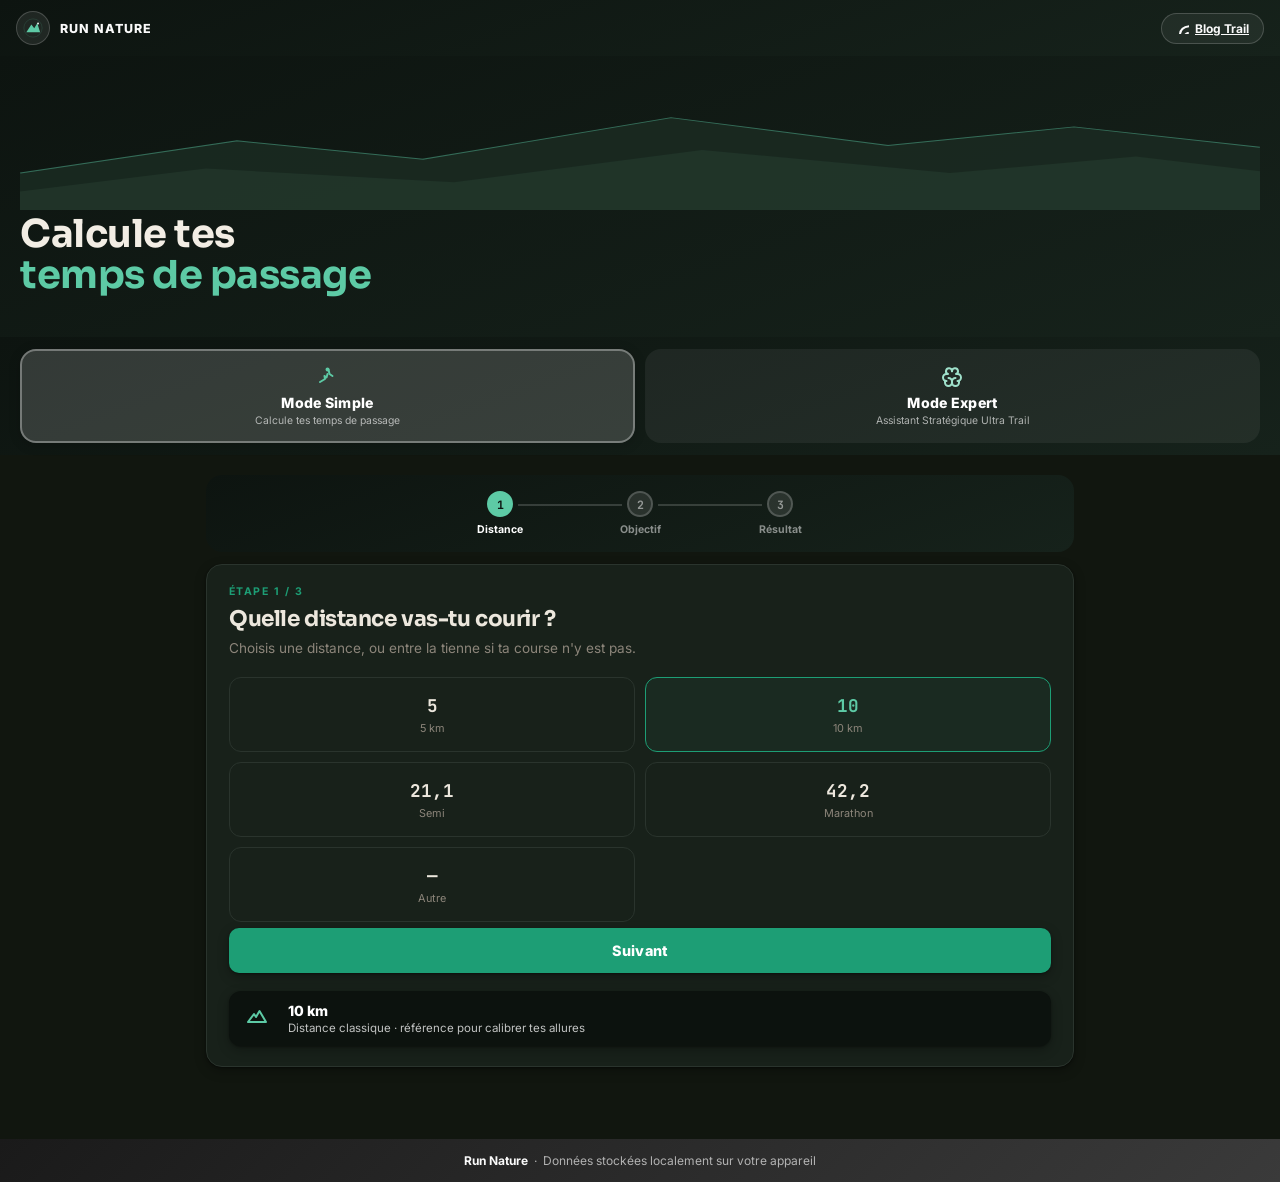
<file: index.html>
<!DOCTYPE html>
<html lang="fr">
<head>
<meta charset="UTF-8">
<meta name="viewport" content="width=device-width, initial-scale=1.0">
<title>Calculateur Temps de Passage Trail · Run Nature</title>
<link rel="icon" type="image/svg+xml" href="/calculateur-trail/icon_calculateur.svg">
<link rel="apple-touch-icon" href="/calculateur-trail/icon_calculateur.svg">
<link rel="preconnect" href="https://fonts.googleapis.com">
<link href="https://fonts.googleapis.com/css2?family=Sora:wght@500;600;700;800&family=Inter:wght@400;500;600;700;800&family=JetBrains+Mono:wght@400;700&display=swap" rel="stylesheet">
<link rel="stylesheet" href="style.css">
  <link rel="manifest" href="/calculateur-trail/manifest.json">
<meta name="description" content="Calculez vos temps de passage trail km par km, planifiez votre ravitaillement eau et glucides selon les recommandations scientifiques. Export PDF et bracelet poignet.">
<meta name="theme-color" content="#0d1410">
<meta name="apple-mobile-web-app-capable" content="yes">
<meta name="apple-mobile-web-app-title" content="Calculateur Trail">
<!-- Google Analytics -->
<script async src="https://www.googletagmanager.com/gtag/js?id=G-V3787TTF1Y"></script>
<script>
  window.dataLayer = window.dataLayer || [];
  function gtag(){dataLayer.push(arguments);}
  gtag("js", new Date());
  gtag("config", "G-V3787TTF1Y");
</script>
<script>
if("serviceWorker" in navigator){
  navigator.serviceWorker.register("/calculateur-trail/sw.js");
}
// Helper icône SVG : ic('run') -> <svg class="ic"><use href="#i-run"/></svg>
function ic(name, cls){
  return '<svg class="ic'+(cls?' '+cls:'')+'" aria-hidden="true"><use href="#i-'+name+'"/></svg>';
}
</script>
</head>
<body>
<!-- ── SPRITE D'ICÔNES (Tabler Icons, MIT) — trait cohérent, fonctionne hors ligne ── -->
<svg xmlns="http://www.w3.org/2000/svg" style="display:none" aria-hidden="true"><defs>
<g id="i-run"><path d="M5 17l5 -3l-.5 -3l2 1.5l1 -3.5"/><path d="M13.5 4.5l1 4.5l3 2"/><path d="M11.5 4.5a1 1 0 1 0 2 0a1 1 0 0 0 -2 0"/></g>
<g id="i-brain"><path d="M15.5 13a3.5 3.5 0 0 0 -3.5 3.5v1a3.5 3.5 0 0 0 7 0v-1.8"/><path d="M8.5 13a3.5 3.5 0 0 1 3.5 3.5v1a3.5 3.5 0 0 1 -7 0v-1.8"/><path d="M17.5 16a3.5 3.5 0 0 0 0 -7h-.5"/><path d="M6.5 16a3.5 3.5 0 0 1 0 -7h.5"/><path d="M8 9a3 3 0 1 1 4 -2.83"/><path d="M16 9a3 3 0 1 0 -4 -2.83"/></g>
<g id="i-clock"><circle cx="12" cy="12" r="9"/><path d="M12 7v5l3 2"/></g>
<g id="i-mountain"><path d="M3 19h18l-6.5 -11l-3.5 6l-2 -3z"/></g>
<g id="i-file"><path d="M14 3v4a1 1 0 0 0 1 1h4"/><path d="M17 21h-10a2 2 0 0 1 -2 -2v-14a2 2 0 0 1 2 -2h7l5 5v11a2 2 0 0 1 -2 2z"/></g>
<g id="i-droplet"><path d="M12 3l5 7a5.6 5.6 0 1 1 -10 0z"/></g>
<g id="i-backpack"><path d="M5 18v-6a6 6 0 0 1 12 0v6a2 2 0 0 1 -2 2h-8a2 2 0 0 1 -2 -2z" transform="translate(1,0)"/><path d="M10 6v-1a2 2 0 0 1 4 0v1"/><path d="M9 13h6"/><path d="M11 13v3"/></g>
<g id="i-coffee"><path d="M3 14c.83 .642 2.077 1.017 3.5 1c1.423 .017 2.67 -.358 3.5 -1c.83 -.642 2.077 -1.017 3.5 -1c1.423 -.017 2.67 .358 3.5 1"/><path d="M5 10v-1a3 3 0 0 1 3 -3h8a3 3 0 0 1 3 3v1"/><path d="M5 10h13v6a4 4 0 0 1 -4 4h-5a4 4 0 0 1 -4 -4z"/></g>
<g id="i-cup"><path d="M6 5h12l-1 12a2 2 0 0 1 -2 2h-6a2 2 0 0 1 -2 -2z"/><path d="M5 5h14"/><path d="M9 9h6"/></g>
<g id="i-pill"><path d="M4.5 12.5l8 -8a4.94 4.94 0 0 1 7 7l-8 8a4.94 4.94 0 0 1 -7 -7"/><path d="M8.5 8.5l7 7"/></g>
<g id="i-scale"><path d="M12 3v18"/><path d="M7 7l-3 6h6z"/><path d="M17 7l-3 6h6z"/><path d="M5 7h14"/><path d="M8 21h8"/><path d="M4 13a4 4 0 0 0 6 0"/><path d="M14 13a4 4 0 0 0 6 0"/></g>
<g id="i-salt"><path d="M7 21l1 -11h8l1 11z"/><path d="M9 10v-2a3 3 0 0 1 6 0v2"/><path d="M10 14v.01M12 16v.01M14 14v.01"/></g>
<g id="i-chart"><path d="M4 19v-14"/><path d="M4 19h16"/><path d="M8 16l3 -4l3 2l4 -6"/></g>
<g id="i-flag"><path d="M5 5a5 4 0 0 1 7 0a5 4 0 0 0 7 0v9a5 4 0 0 1 -7 0a5 4 0 0 0 -7 0z"/><path d="M5 21v-7"/></g>
<g id="i-trophy"><path d="M8 21h8"/><path d="M12 17v4"/><path d="M7 4h10v5a5 5 0 0 1 -10 0z"/><path d="M5 9a2 2 0 0 1 -2 -2v-1h4"/><path d="M19 9a2 2 0 0 0 2 -2v-1h-4"/></g>
<g id="i-target"><circle cx="12" cy="12" r="9"/><circle cx="12" cy="12" r="5"/><circle cx="12" cy="12" r="1"/></g>
<g id="i-pin"><path d="M9 11a3 3 0 1 0 6 0a3 3 0 0 0 -6 0"/><path d="M17.657 16.657l-4.243 4.243a2 2 0 0 1 -2.827 0l-4.244 -4.243a8 8 0 1 1 11.314 0z"/></g>
<g id="i-book"><path d="M3 19a9 9 0 0 1 9 0a9 9 0 0 1 9 0"/><path d="M3 6a9 9 0 0 1 9 0a9 9 0 0 1 9 0"/><path d="M3 6v13"/><path d="M12 6v13"/><path d="M21 6v13"/></g>
<g id="i-books"><path d="M5 4h2a1 1 0 0 1 1 1v14a1 1 0 0 1 -1 1h-2a1 1 0 0 1 -1 -1v-14a1 1 0 0 1 1 -1"/><path d="M9 4h2a1 1 0 0 1 1 1v14a1 1 0 0 1 -1 1h-2a1 1 0 0 1 -1 -1v-14a1 1 0 0 1 1 -1"/><path d="M14 5l3 -.5l2.5 14l-3 .5z"/></g>
<g id="i-clipboard"><path d="M9 5h-2a2 2 0 0 0 -2 2v12a2 2 0 0 0 2 2h10a2 2 0 0 0 2 -2v-12a2 2 0 0 0 -2 -2h-2"/><path d="M9 3m0 2a2 2 0 0 1 2 -2h2a2 2 0 0 1 2 2v0a2 2 0 0 1 -2 2h-2a2 2 0 0 1 -2 -2z"/></g>
<g id="i-heart"><path d="M19.5 12.572l-7.5 7.428l-7.5 -7.428a5 5 0 1 1 7.5 -6.566a5 5 0 1 1 7.5 6.572"/></g>
<g id="i-leaf"><path d="M5 21c.5 -4.5 2.5 -8 7 -10"/><path d="M9 18c6.218 0 10.5 -3.288 11 -12v-2h-4.014c-9 0 -11.986 4 -12 9c0 1 0 3 2 5h3z"/></g>
<g id="i-moon"><path d="M12 3c.132 0 .263 0 .393 0a7.5 7.5 0 0 0 7.92 12.446a9 9 0 1 1 -8.313 -12.454z"/></g>
<g id="i-sun"><circle cx="12" cy="12" r="4"/><path d="M3 12h1M20 12h1M12 3v1M12 20v1M5.6 5.6l.7 .7M18.4 5.6l-.7 .7M5.6 18.4l.7 -.7M18.4 18.4l-.7 -.7"/></g>
<g id="i-snow"><path d="M12 3v18M3 12h18M5.6 5.6l12.8 12.8M18.4 5.6l-12.8 12.8"/></g>
<g id="i-cloud"><path d="M6.5 18a4.5 4.5 0 1 1 .5 -8.97a5 5 0 0 1 9.7 1.47a3.5 3.5 0 0 1 -.7 7z"/></g>
<g id="i-bolt"><path d="M13 3l0 7l6 0l-8 11l0 -7l-6 0l8 -11"/></g>
<g id="i-trend-down"><path d="M3 7l6 6l4 -4l8 8"/><path d="M21 10v7h-7"/></g>
<g id="i-save"><path d="M6 4h10l4 4v10a2 2 0 0 1 -2 2h-12a2 2 0 0 1 -2 -2v-12a2 2 0 0 1 2 -2"/><circle cx="12" cy="14" r="2"/><path d="M14 4v4h-6v-4"/></g>
<g id="i-upload"><path d="M4 17v2a2 2 0 0 0 2 2h12a2 2 0 0 0 2 -2v-2"/><path d="M7 9l5 -5l5 5"/><path d="M12 4v12"/></g>
<g id="i-download"><path d="M4 17v2a2 2 0 0 0 2 2h12a2 2 0 0 0 2 -2v-2"/><path d="M7 11l5 5l5 -5"/><path d="M12 4v12"/></g>
<g id="i-trash"><path d="M4 7h16"/><path d="M10 11v6M14 11v6"/><path d="M5 7l1 12a2 2 0 0 0 2 2h8a2 2 0 0 0 2 -2l1 -12"/><path d="M9 7v-3a1 1 0 0 1 1 -1h4a1 1 0 0 1 1 1v3"/></g>
<g id="i-settings"><path d="M10.325 4.317c.426 -1.756 2.924 -1.756 3.35 0a1.724 1.724 0 0 0 2.573 1.066c1.543 -.94 3.31 .826 2.37 2.37a1.724 1.724 0 0 0 1.065 2.572c1.756 .426 1.756 2.924 0 3.35a1.724 1.724 0 0 0 -1.066 2.573c.94 1.543 -.826 3.31 -2.37 2.37a1.724 1.724 0 0 0 -2.572 1.065c-.426 1.756 -2.924 1.756 -3.35 0a1.724 1.724 0 0 0 -2.573 -1.066c-1.543 .94 -3.31 -.826 -2.37 -2.37a1.724 1.724 0 0 0 -1.065 -2.572c-1.756 -.426 -1.756 -2.924 0 -3.35a1.724 1.724 0 0 0 1.066 -2.573c-.94 -1.543 .826 -3.31 2.37 -2.37c1 .608 2.296 .07 2.572 -1.065z"/><circle cx="12" cy="12" r="3"/></g>
<g id="i-flask"><path d="M9 3h6"/><path d="M10 3v7l-4 8a1.7 1.7 0 0 0 1.5 2.5h9a1.7 1.7 0 0 0 1.5 -2.5l-4 -8v-7"/><path d="M7.5 16h9"/></g>
<g id="i-bulb"><path d="M9 18h6"/><path d="M10 21h4"/><path d="M7 11a5 5 0 1 1 10 0c0 2 -1.5 3 -2 4.5h-6c-.5 -1.5 -2 -2.5 -2 -4.5"/></g>
<g id="i-alert"><path d="M12 9v4"/><path d="M12 17v.01"/><path d="M10.3 4.3l-8 14a1.7 1.7 0 0 0 1.5 2.7h16.4a1.7 1.7 0 0 0 1.5 -2.7l-8 -14a1.7 1.7 0 0 0 -3 0z"/></g>
<g id="i-siren"><path d="M5 21h14"/><path d="M6 21v-7a6 6 0 0 1 12 0v7"/><path d="M12 3v2M4.5 7l1.5 1M19.5 7l-1.5 1"/></g>
<g id="i-check"><path d="M5 12l5 5l9 -9"/></g>
<g id="i-check-circle"><circle cx="12" cy="12" r="9"/><path d="M9 12l2 2l4 -4"/></g>
<g id="i-arrow-right"><path d="M5 12h14"/><path d="M13 6l6 6l-6 6"/></g>
<g id="i-dot"><circle cx="12" cy="12" r="4" fill="currentColor" stroke="none"/></g>
<g id="i-chevron"><path d="M6 9l6 6l6 -6"/></g>
</defs></svg>
<!-- TOPBAR -->
<div class="app-topbar">
  <a href="https://run-nature.com/" target="_blank" rel="noopener" class="app-logo">
    <div class="app-logo-icon">
      <svg width="20" height="20" viewBox="0 0 210 210" fill="none" aria-hidden="true">
        <circle cx="105" cy="105" r="96" fill="none" stroke="#5dcaa5" stroke-width="3" opacity="0.45"/>
        <path d="M35 150 L88 68 L118 108 L150 55 L180 150 Z" fill="#5dcaa5"/>
        <circle cx="158" cy="58" r="10" fill="#eef8f2"/>
      </svg>
    </div>
    <span class="app-logo-text">Run Nature</span>
  </a>
  <div class="app-topbar-actions">
    <a href="https://run-nature.com/" target="_blank" rel="noopener" class="app-topbar-btn"><svg class="ic" aria-hidden="true"><use href="#i-leaf"/></svg> Blog Trail</a>
  </div>
</div>

<!-- HERO — adapté selon le mode -->
<div class="app-hero" id="heroSimple">
  <svg class="app-hero-massif" viewBox="0 0 400 130" preserveAspectRatio="none" aria-hidden="true">
    <path d="M0,90 L70,55 L130,75 L210,30 L280,60 L340,40 L400,62 L400,130 L0,130 Z" fill="#1a2a21"/>
    <path d="M0,110 L60,85 L140,100 L220,65 L300,90 L360,72 L400,88 L400,130 L0,130 Z" fill="#22372b"/>
    <path d="M0,90 L70,55 L130,75 L210,30 L280,60 L340,40 L400,62" fill="none" stroke="#5dcaa5" stroke-width="1" opacity="0.5"/>
  </svg>
  <div class="app-hero-title">Calcule tes<br><span>temps de passage</span></div>
</div>
<div class="app-hero" id="heroExpert" style="display:none;">
  <svg class="app-hero-massif" viewBox="0 0 400 130" preserveAspectRatio="none" aria-hidden="true">
    <path d="M0,90 L70,55 L130,75 L210,30 L280,60 L340,40 L400,62 L400,130 L0,130 Z" fill="#1a2a21"/>
    <path d="M0,110 L60,85 L140,100 L220,65 L300,90 L360,72 L400,88 L400,130 L0,130 Z" fill="#22372b"/>
    <path d="M0,90 L70,55 L130,75 L210,30 L280,60 L340,40 L400,62" fill="none" stroke="#5dcaa5" stroke-width="1" opacity="0.5"/>
  </svg>
  <div class="app-hero-title">Assistant Stratégique<br><span>Ultra Trail</span></div>
</div>

<!-- SÉLECTEUR DE MODE -->
<div class="mode-selector">
  <button class="mode-btn active" id="modeSimpleBtn" onclick="setMode('simple')">
    <span class="mode-icon"><svg class="ic ic-lg" aria-hidden="true"><use href="#i-run"/></svg></span>
    <span class="mode-label">Mode Simple</span>
    <span class="mode-sub">Calcule tes temps de passage</span>
  </button>
  <button class="mode-btn" id="modeExpertBtn" onclick="setMode('expert')">
    <span class="mode-icon"><svg class="ic ic-lg" aria-hidden="true"><use href="#i-brain"/></svg></span>
    <span class="mode-label">Mode Expert</span>
    <span class="mode-sub">Assistant Stratégique Ultra Trail</span>
  </button>
</div>

<div class="app-content">
<div class="cw">

<!-- BARRE SAUVEGARDE -->
<div class="save-bar expert-only" id="saveBar">
  <div class="save-bar-left">
    <span class="save-bar-label"><svg class="ic" aria-hidden="true"><use href="#i-save"/></svg> Sauvegarde</span>
    <span id="saveStatus" class="save-status"></span>
  </div>
  <div class="save-bar-right">
    <button class="save-btn" onclick="saveToLocal()" title="Sauvegarder dans le navigateur"><svg class="ic" aria-hidden="true"><use href="#i-save"/></svg> Sauvegarder</button>
    <button class="save-btn" onclick="exportJSON()" title="Exporter en fichier .json"><svg class="ic" aria-hidden="true"><use href="#i-upload"/></svg> Exporter .json</button>
    <label class="save-btn" title="Importer un fichier .json">
      <svg class="ic" aria-hidden="true"><use href="#i-download"/></svg> Importer .json
      <input type="file" id="importFile" accept=".json" style="display:none;" onchange="importJSON(event)">
    </label>
    <button class="save-btn save-btn-danger" onclick="clearSave()" title="Effacer la sauvegarde locale"><svg class="ic" aria-hidden="true"><use href="#i-trash"/></svg> Effacer</button>
  </div>
</div>

<!-- PARCOURS DÉCOUVERTE — Mode Simple uniquement : une question à la fois -->
<div class="simple-only wiz-chrome">
  <div class="wiz-stepper">
    <div class="wiz-step-item" id="wizDot0" onclick="goSimpleStep(0)">
      <div class="wiz-dot">1</div><div class="wiz-step-label">Distance</div>
    </div>
    <div class="wiz-step-item" id="wizDot1" onclick="goSimpleStep(1)">
      <div class="wiz-dot">2</div><div class="wiz-step-label">Objectif</div>
    </div>
    <div class="wiz-step-item" id="wizDot2">
      <div class="wiz-dot">3</div><div class="wiz-step-label">Résultat</div>
    </div>
  </div>
</div>

<div class="cw-section" id="maCourseSection">
  <div class="cw-section-title expert-only">Ma course</div>

  <!-- NOM DE LA COURSE -->
  <div class="cw-field expert-only" style="margin-bottom:14px;">
    <label class="cw-label" for="raceName"><svg class="ic" aria-hidden="true"><use href="#i-trophy"/></svg> Nom de la course <span style="font-size:.65rem;color:#9a9a9a;">— apparaît dans le PDF et le bracelet poignet</span></label>
    <input type="text" id="raceName" placeholder="ex: Ultra Trail des Ardennes 2025" maxlength="60" style="font-size:.95rem;font-weight:600;">
  </div>

  <!-- Intro Étape 1 (mode simple uniquement) -->
  <div class="simple-only wiz-panel" id="wizPanel0">
    <div class="wiz-eyebrow">Étape 1 / 3</div>
    <div class="wiz-title">Quelle distance vas-tu courir&nbsp;?</div>
    <div class="wiz-sub">Choisis une distance, ou entre la tienne si ta course n'y est pas.</div>
  </div>
  <!-- Intro Étape 2 (mode simple uniquement) -->
  <div class="simple-only wiz-panel wiz-hidden" id="wizPanel1">
    <div class="wiz-eyebrow">Étape 2 / 3</div>
    <div class="wiz-title">Ton objectif pour cette course</div>
    <div class="wiz-sub">Deux infos suffisent pour calculer tes temps de passage.</div>
  </div>

  <div class="cw-grid">
    <div id="wizStep0" class="wiz-contents">
      <div class="cw-field expert-only">
        <label class="cw-label" for="dist">Distance</label>
        <select id="dist" onchange="onDistChange()">
          <option value="5">5 km</option>
          <option value="10" selected>10 km</option>
          <option value="21.1">Semi-marathon 21,1 km</option>
          <option value="42.195">Marathon 42,195 km</option>
          <option value="custom">Distance personnalisée</option>
        </select>
      </div>
      <div class="cw-field simple-only" id="wizDistChipsField" style="grid-column:1/-1;">
        <div class="wiz-dist-chips" id="wizDistChips" role="group" aria-label="Distance">
          <div class="wiz-chip" data-dist="5" onclick="pickSimpleDist('5',this)"><div class="wiz-chip-val">5</div><div class="wiz-chip-lbl">5 km</div></div>
          <div class="wiz-chip on" data-dist="10" onclick="pickSimpleDist('10',this)"><div class="wiz-chip-val">10</div><div class="wiz-chip-lbl">10 km</div></div>
          <div class="wiz-chip" data-dist="21.1" onclick="pickSimpleDist('21.1',this)"><div class="wiz-chip-val">21,1</div><div class="wiz-chip-lbl">Semi</div></div>
          <div class="wiz-chip" data-dist="42.195" onclick="pickSimpleDist('42.195',this)"><div class="wiz-chip-val">42,2</div><div class="wiz-chip-lbl">Marathon</div></div>
          <div class="wiz-chip" data-dist="custom" onclick="pickSimpleDist('custom',this)"><div class="wiz-chip-val">—</div><div class="wiz-chip-lbl">Autre</div></div>
        </div>
      </div>
      <div class="cw-field" id="customField" style="display:none;">
        <label class="cw-label" for="customDist">Distance (km)</label>
        <input type="number" id="customDist" min="1" max="200" step="0.1" placeholder="ex: 18.5" oninput="onDistChange()">
      </div>
    </div>
    <div id="wizStep1" class="wiz-contents wiz-hidden">
      <div class="cw-field">
        <label class="cw-label" for="targetTime">Chrono objectif (h:mm:ss)</label>
        <input type="text" id="targetTime" placeholder="1:26:00" value="1:26:00">
      </div>
      <div class="cw-field">
        <label class="cw-label" for="startTime">Heure de départ</label>
        <input type="time" id="startTime" value="09:00">
      </div>
    </div>
    <div class="cw-field expert-only">
      <label class="cw-label" for="freqCustom">Un point de passage tous les combien de km ?</label>
      <input type="number" id="freqCustom" min="0" max="50" step="0.5" value="1" placeholder="ex: 1">
      <div style="font-size:.68rem;color:var(--c-ink-mute);margin-top:4px;">0 ou vide = uniquement départ et arrivée.</div>
    </div>
  </div>

  <!-- Navigation Étape 1 (mode simple uniquement) -->
  <div class="simple-only wiz-panel wiz-actions" id="wizActions0">
    <div class="wiz-btn-primary" onclick="simpleNext()">Suivant</div>
  </div>
  <!-- Navigation Étape 2 (mode simple uniquement) -->
  <div class="simple-only wiz-panel wiz-hidden wiz-actions" id="wizActions1">
    <div class="wiz-btn-ghost" onclick="simplePrev()">Précédent</div>
    <div class="wiz-btn-primary" onclick="simpleNext()">Voir mes temps de passage</div>
  </div>

  <div id="distBanner" class="dist-banner">
    <div class="dist-banner-icon" style="display:flex;align-items:center;"><svg class="ic ic-lg" aria-hidden="true" style="color:var(--hero-accent)"><use href="#i-mountain"/></svg></div>
    <div>
      <div class="dist-banner-text" id="distBannerText"></div>
      <div class="dist-banner-sub" id="distBannerSub"></div>
    </div>
  </div>
</div>

<!-- OPTIONS AVANCÉES (Mode Expert) — repliées par défaut, à la carte -->
<div class="cw-section expert-only">
  <div class="cw-section-title">Options avancées</div>

  <!-- ACCORDÉON — Terrain & météo -->
  <div class="accordion-item" id="accItemTerrain">
    <div class="accordion-head" onclick="toggleExpertSection('terrain')">
      <div class="accordion-icon"><svg class="ic" aria-hidden="true"><use href="#i-mountain"/></svg></div>
      <div class="accordion-txt">
        <div class="accordion-title">Terrain &amp; météo</div>
        <div class="accordion-desc">Dénivelé, technicité, conditions du jour</div>
      </div>
      <svg class="ic accordion-chevron" aria-hidden="true"><use href="#i-chevron"/></svg>
    </div>
    <div class="accordion-body" id="accBodyTerrain" style="display:none;">
      <div class="cw-field" style="margin-bottom:12px;">
        <label class="cw-label" for="dplus">Dénivelé positif D+ <span style="font-size:.65rem;color:#9a9a9a;">(optionnel)</span></label>
        <input type="number" id="dplus" min="0" max="20000" step="50" placeholder="ex: 2500" oninput="onDplusChange()">
      </div>
      <div id="kmEffortBanner" class="km-effort-banner" style="margin-top:0;margin-bottom:12px;">
        <div style="flex-shrink:0;display:flex;"><svg class="ic ic-lg" aria-hidden="true" style="color:var(--hero-accent)"><use href="#i-bolt"/></svg></div>
        <div>
          <div class="ke-val" id="kmEffortVal">— km-effort</div>
          <div class="ke-lbl">Distance effort réelle (D+ intégré)</div>
          <div class="ke-detail" id="kmEffortDetail"></div>
        </div>
      </div>
      <div class="cw-field" id="terrainField" style="display:none;">
        <div class="cw-label" id="terrainLabel"><svg class="ic" aria-hidden="true"><use href="#i-mountain"/></svg> Technicité du terrain</div>
        <div class="terrain-pills" role="group" aria-labelledby="terrainLabel">
          <button class="terrain-pill on" onclick="setTerrain('easy',this)"><span class="cdot" style="background:#1d9e75"></span>Facile (×1.0)</button>
          <button class="terrain-pill" onclick="setTerrain('tech',this)"><span class="cdot" style="background:#ba7517"></span>Technique (×1.2)</button>
          <button class="terrain-pill" onclick="setTerrain('expert',this)"><span class="cdot" style="background:#e24b4a"></span>Expert / Skyrunning (×1.5)</button>
        </div>
        <div style="font-size:.68rem;color:#9a9a9a;margin-top:4px;">Pierriers, racines, dévers — ajuste le temps d'effort réel sur le D+</div>
      </div>
      <div class="cw-field">
        <div class="cw-label" id="weatherLabel">Conditions météo le jour de la course</div>
        <div class="weather-pills" role="group" aria-labelledby="weatherLabel">
          <button class="weather-pill cold" onclick="setWeather('cold',this)" aria-pressed="false"><svg class="ic" aria-hidden="true"><use href="#i-snow"/></svg> Froid (&lt;10°C)</button>
          <button class="weather-pill moderate on" onclick="setWeather('moderate',this)" aria-pressed="true"><svg class="ic" aria-hidden="true"><use href="#i-cloud"/></svg> Tempéré (10-20°C)</button>
          <button class="weather-pill hot" onclick="setWeather('hot',this)" aria-pressed="false"><svg class="ic" aria-hidden="true"><use href="#i-sun"/></svg> Chaud (&gt;20°C)</button>
        </div>
        <div style="font-size:.68rem;color:#9a9a9a;margin-top:4px;">Ajuste automatiquement les besoins en eau et sodium</div>
      </div>
    </div>
  </div>

  <!-- ACCORDÉON — Profil d'allure -->
  <div class="accordion-item" id="accItemProfil">
    <div class="accordion-head" onclick="toggleExpertSection('profil')">
      <div class="accordion-icon"><svg class="ic" aria-hidden="true"><use href="#i-trend-down"/></svg></div>
      <div class="accordion-txt">
        <div class="accordion-title">Profil d'allure</div>
        <div class="accordion-desc">Régulière, prudente, rapide, ou avec baisse de régime</div>
      </div>
      <svg class="ic accordion-chevron" aria-hidden="true"><use href="#i-chevron"/></svg>
    </div>
    <div class="accordion-body" id="accBodyProfil" style="display:none;">
      <div class="cw-field">
        <label class="cw-label" for="strat">Profil d'allure</label>
        <select id="strat" onchange="onStratProfileChange()">
          <option value="even">Régulière</option>
          <option value="neg">Départ prudent (accélération finale)</option>
          <option value="pos">Départ rapide (gestion en fin de course)</option>
          <option value="realistic">Réaliste (baisse de régime en fin de course)</option>
        </select>
      </div>
      <div class="cw-field" id="fatigueRevealField" style="display:none;margin-top:12px;">
        <label class="cw-label" for="fatigueSlider"><svg class="ic" aria-hidden="true"><use href="#i-trend-down"/></svg> Baisse de régime <span id="fatigueVal" style="font-weight:500;">15% sur les 30 derniers km</span></label>
        <input type="range" id="fatigueSlider" min="5" max="30" value="15" step="5" oninput="onFatigueChange(this.value)">
        <div class="fatigue-labels"><span>−5%</span><span>−30%</span></div>
        <div style="font-size:.68rem;color:#9a9a9a;margin-top:4px;">Ralentit progressivement l'allure sur les 30 derniers km — rend les temps de passage réalistes</div>
      </div>
    </div>
  </div>

  <!-- ACCORDÉON — Nutrition & ravitaillement -->
  <div class="accordion-item" id="accItemNutrition">
    <div class="accordion-head" onclick="toggleExpertSection('nutrition')">
      <div class="accordion-icon"><svg class="ic" aria-hidden="true"><use href="#i-cup"/></svg></div>
      <div class="accordion-txt">
        <div class="accordion-title">Nutrition &amp; ravitaillement</div>
        <div class="accordion-desc">Eau, glucides, sodium — calculés pour toi ou personnalisés</div>
      </div>
      <svg class="ic accordion-chevron" aria-hidden="true"><use href="#i-chevron"/></svg>
    </div>
    <div class="accordion-body" id="accBodyNutrition" style="display:none;">
      <div style="font-size:.75rem;color:#6b6b6b;margin-bottom:12px;line-height:1.6;">
        Laisse vide pour utiliser les valeurs scientifiques recommandées. Remplis si tu connais tes besoins réels à l'entraînement.
      </div>
      <div class="cw-grid">
        <div class="cw-field">
          <label class="cw-label" for="userWeight"><svg class="ic" aria-hidden="true"><use href="#i-scale"/></svg> Poids corporel (kg) <span style="font-size:.65rem;color:#9a9a9a;">— pour affiner l'hydratation</span></label>
          <input type="number" id="userWeight" min="40" max="130" step="1" placeholder="ex: 70 (optionnel)" oninput="updateNutritionPreview()">
        </div>
        <div class="cw-field">
          <label class="cw-label" for="userCarbsH"><svg class="ic" aria-hidden="true"><use href="#i-pill"/></svg> Glucides / heure (g/h) <span style="font-size:.65rem;color:#9a9a9a;">— personnalisé ou auto</span></label>
          <input type="number" id="userCarbsH" min="20" max="120" step="5" placeholder="ex: 60 (laisse vide = auto)" oninput="updateNutritionPreview()">
        </div>
        <div class="cw-field">
          <label class="cw-label" for="userWaterH"><svg class="ic" aria-hidden="true"><use href="#i-droplet"/></svg> Eau / heure (ml/h) <span style="font-size:.65rem;color:#9a9a9a;">— personnalisé ou auto</span></label>
          <input type="number" id="userWaterH" min="200" max="1200" step="50" placeholder="ex: 600 (laisse vide = auto)" oninput="updateNutritionPreview()">
        </div>
        <div class="cw-field">
          <label class="cw-label" for="userSodiumH"><svg class="ic" aria-hidden="true"><use href="#i-salt"/></svg> Sodium / heure (mg/h) <span style="font-size:.65rem;color:#9a9a9a;">— personnalisé ou auto</span></label>
          <input type="number" id="userSodiumH" min="100" max="1500" step="50" placeholder="ex: 500 (laisse vide = auto)" oninput="updateNutritionPreview()">
        </div>
        <div class="cw-field">
          <label class="cw-label" for="userFlasque"><svg class="ic" aria-hidden="true"><use href="#i-droplet"/></svg> Capacité flasques / poche eau (ml) <span style="font-size:.65rem;color:#9a9a9a;">— alerte si dépassé</span></label>
          <input type="number" id="userFlasque" min="250" max="3000" step="250" placeholder="ex: 1000" value="1000" oninput="updateNutritionPreview()">
        </div>
      </div>

      <!-- BOISSON DANS LES FLASQUES -->
      <div style="margin-top:14px;border-top:1px solid var(--c-line);padding-top:14px;">
        <div class="cw-label" id="drinkLabel" style="display:block;margin-bottom:6px;"><svg class="ic" aria-hidden="true"><use href="#i-droplet"/></svg> Boisson dans tes flasques <span style="font-size:.65rem;color:#9a9a9a;">— glucides liquides déduits des solides à emporter</span></div>
        <div style="font-size:.72rem;color:#6b6b6b;margin-bottom:10px;line-height:1.5;">Si tu mets autre chose que de l'eau dans tes flasques, l'app calcule les glucides apportés par la boisson et te dit combien de solides tu dois encore prendre.</div>
        <div style="display:flex;gap:8px;flex-wrap:wrap;margin-bottom:10px;" id="drinkPills" role="group" aria-labelledby="drinkLabel">
          <button class="terrain-pill on" id="dp-water"  onclick="setDrink('water')"  ><svg class="ic" aria-hidden="true"><use href="#i-droplet"/></svg> Eau pure</button>
          <button class="terrain-pill"    id="dp-custom" onclick="setDrink('custom')" ><svg class="ic" aria-hidden="true"><use href="#i-settings"/></svg> Perso</button>
        </div>
        <div id="drinkCustomWrap" style="display:none;">
          <div class="cw-grid">
            <div class="cw-field">
              <label class="cw-label" for="drinkName">Nom de la boisson</label>
              <input type="text" id="drinkName" placeholder="ex: ma boisson d'effort" maxlength="30" oninput="updateNutritionPreview()">
            </div>
            <div class="cw-field">
              <label class="cw-label" for="drinkCarbs500">Glucides pour 500ml (g)</label>
              <input type="number" id="drinkCarbs500" min="0" max="150" step="1" placeholder="ex: 45" oninput="updateNutritionPreview()">
            </div>
          </div>
        </div>
      </div>

      <!-- PRODUIT NUTRITION -->
      <div style="margin-top:14px;border-top:1px solid var(--c-line);padding-top:14px;">
        <div class="cw-label" id="productsLabel" style="display:block;margin-bottom:6px;"><svg class="ic" aria-hidden="true"><use href="#i-backpack"/></svg> Ton produit solide <span style="font-size:.65rem;color:#9a9a9a;">— optionnel, pas de marque imposée</span></div>
        <div style="font-size:.72rem;color:#6b6b6b;margin-bottom:10px;line-height:1.5;">Laisse vide si tu ne sais pas encore quoi emporter — l'app affiche juste les grammes de glucides à couvrir. Remplis si tu veux voir combien d'unités de TON produit ça représente.</div>
        <div class="cw-grid">
          <div class="cw-field">
            <label class="cw-label" for="productName">Nom du produit</label>
            <input type="text" id="productName" placeholder="ex: mes gels maison" maxlength="30" oninput="updateNutritionPreview()">
          </div>
          <div class="cw-field">
            <label class="cw-label" for="productCarbs">Glucides / unité (g)</label>
            <input type="number" id="productCarbs" min="5" max="100" step="1" placeholder="ex: 22" oninput="updateNutritionPreview()">
          </div>
          <div class="cw-field">
            <label class="cw-label" for="productSodium">Sodium / unité (mg) <span style="font-size:.65rem;color:#9a9a9a;">optionnel</span></label>
            <input type="number" id="productSodium" min="0" max="2000" step="10" placeholder="ex: 200" oninput="updateNutritionPreview()">
          </div>
        </div>

        <!-- Récap produit -->
        <div id="productSelectionInfo" style="display:none;font-size:.7rem;color:var(--c-ink);background:var(--c-bg);border-radius:8px;padding:8px 12px;margin-top:8px;border:1px solid var(--c-line);line-height:1.8;"></div>
      </div>

      <div id="nutritionPreview" style="display:none;margin-top:12px;padding:10px 14px;background:var(--c-bg);border:1px solid var(--c-line);border-radius:8px;font-size:.75rem;color:var(--c-ink);line-height:1.8;"></div>

      <!-- RAVITAILLEMENT -->
      <div style="margin-top:14px;border-top:1px solid var(--c-line);padding-top:14px;">
        <div class="cw-label" style="display:block;margin-bottom:10px;">Ravitaillement</div>
        <div class="radio-group">
          <div class="radio-opt selected" id="opt-custom" onclick="setRavito('custom')">
            <div class="radio-dot on" id="dot-custom"></div>
            <div>
              <div class="radio-label"><svg class="ic" aria-hidden="true"><use href="#i-backpack"/></svg> Ravitaillements réels</div>
              <div class="radio-sub">Entre les km exacts des ravitos de ta course — nutrition groupée par section</div>
            </div>
          </div>
          <div class="ravito-custom-wrap" id="ravitoCustomWrap">
            <div class="ravito-custom-title">Km des ravitaillements officiels</div>
            <div class="ravito-km-input">
              <input type="number" id="ravitoKmInput" min="1" max="300" step="0.5" placeholder="ex: 15">
              <button class="btn-small" onclick="addRavitoKm()">+ Ajouter</button>
            </div>
            <div class="ravito-tags" id="ravitoTags"></div>
            <div style="font-size:.68rem;color:#9a9a9a;margin-top:6px;">Clique sur un km pour le supprimer</div>
          </div>
          <div class="radio-opt" id="opt-none" onclick="setRavito('none')">
            <div class="radio-dot" id="dot-none"></div>
            <div>
              <div class="radio-label">Ne pas inclure les ravitaillements</div>
              <div class="radio-sub">Afficher uniquement les temps de passage</div>
            </div>
          </div>
        </div>
      </div>
    </div>
  </div>
</div>

<button class="cw-btn expert-only" onclick="calculate()" aria-label="Calculer mes temps de passage et mon plan de ravitaillement"><span class="btn-label-simple">Calculer mes temps de passage</span><span class="btn-label-expert">Calculer mes temps de passage + mes ravitos</span></button>

<div id="output" style="display:none;">

  <div class="cw-section" style="margin-top:12px;">
    <div class="simple-only wiz-panel" id="wizResultHead">
      <div class="wiz-eyebrow">Étape 3 / 3</div>
      <div class="wiz-btn-ghost wiz-btn-modifier" onclick="simpleRestart()">Modifier mes réponses</div>
    </div>
    <div id="raceNameDisplay" style="display:none;font-family:var(--font-display);font-weight:700;font-size:1.15rem;letter-spacing:-.3px;color:var(--c-ink);margin-bottom:10px;"></div>
    <div class="res-cards">
      <div class="res-card"><div class="res-val" id="rAllure">—</div><div class="res-lbl">Allure moyenne</div></div>
      <div class="res-card"><div class="res-val" id="rVitesse">—</div><div class="res-lbl">Vitesse moy.</div></div>
      <div class="res-card"><div class="res-val" id="rDemi">—</div><div class="res-lbl">Mi-course</div></div>
      <div class="res-card"><div class="res-val" id="rFin">—</div><div class="res-lbl">Heure d&apos;arrivée</div></div>
    </div>
    <div id="arriveeBanner" class="arrivee-banner"></div>
    <div id="tableLegend" class="table-legend" style="display:none;">
      <svg class="ic" aria-hidden="true"><use href="#i-book"/></svg> <strong>Comment lire le tableau :</strong> Les lignes colorées sont tes ravitaillements. 
      <strong>Glucides section</strong> = ce que tu dois avoir consommé <em>pendant cette section</em> (depuis le ravito précédent). 
      <strong>Eau section</strong> = ce que tu dois boire sur cette section. 
      Le <strong>cumulatif</strong> (cum.) = total depuis le départ. 
      <strong>On track ✓</strong> = tu es dans tes objectifs horaires.
      Les lignes avec le badge <span style="background:var(--c-caf);color:#fff;border-radius:4px;padding:2px 7px;font-size:.65rem;font-weight:700;"><svg class="ic" aria-hidden="true"><use href="#i-coffee"/></svg> Fenêtre caféine</span> indiquent les ravitos de la 2ème nuit où la caféine est recommandée.
    </div>
    <div class="t-wrap">
      <table>
        <thead>
          <tr>
            <th>Point de passage</th>
            <th>Allure</th>
            <th>Temps de course</th>
            <th>Heure réelle</th>
            <th id="thRavito" style="display:none;"><svg class="ic" aria-hidden="true"><use href="#i-clock"/></svg> Section / Type</th>
            <th id="thGluc" style="display:none;"><svg class="ic" aria-hidden="true"><use href="#i-pill"/></svg> Glucides section</th>
            <th id="thEau" style="display:none;"><svg class="ic" aria-hidden="true"><use href="#i-droplet"/></svg> Eau section</th>
            <th class="hide-mobile">Écart objectif</th>
          </tr>
        </thead>
        <tbody id="splitsBody"></tbody>
      </table>
    </div>
    <div id="totalsRow" class="totals-row expert-only" style="display:none;">
      <div class="tot-card"><div class="tot-val" id="totGluc">—</div><div class="tot-lbl">Glucides totaux</div></div>
      <div class="tot-card"><div class="tot-val" id="totEau">—</div><div class="tot-lbl">Eau totale</div></div>
      <div class="tot-card"><div class="tot-val" id="totSod">—</div><div class="tot-lbl">Sodium total</div></div>
    </div>
    <div id="sectionRavito" class="section-ravito expert-only">
      <div class="sr-title"><svg class="ic" aria-hidden="true"><use href="#i-backpack"/></svg> Ce que tu emportes entre deux ravitos</div>
      <div class="sr-grid">
        <div class="sr-item"><div class="sr-val" id="srEau">—</div><div class="sr-lbl"><svg class="ic" aria-hidden="true"><use href="#i-droplet"/></svg> Eau / section</div></div>
        <div class="sr-item"><div class="sr-val" id="srGluc">—</div><div class="sr-lbl"><svg class="ic" aria-hidden="true"><use href="#i-pill"/></svg> Glucides / section</div></div>
        <div class="sr-item"><div class="sr-val" id="srPoids">—</div><div class="sr-lbl"><svg class="ic" aria-hidden="true"><use href="#i-scale"/></svg> Poids à porter</div></div>
        <div class="sr-item"><div class="sr-val" id="srDist">—</div><div class="sr-lbl"><svg class="ic" aria-hidden="true"><use href="#i-pin"/></svg> Distance section</div></div>
      </div>
      <div class="sr-note" id="srNote">En trail, tu ne portes que ce qu'il te faut jusqu'au prochain ravito. Tu complètes à chaque point de contrôle.</div>
    </div>
    <div id="alertBox" class="alert-box expert-only"></div>
    <div id="caffeineBloc" class="caf-info-bloc expert-only"></div>
    <div class="nutrition-summary expert-only" id="nutritionSummaryWrap">
      <div class="ns-title"><svg class="ic" aria-hidden="true"><use href="#i-chart"/></svg> Résumé nutrition course</div>
      <div class="ns-grid">
        <div class="ns-item"><div class="ns-val" id="nsEau">—</div><div class="ns-lbl">Eau totale</div></div>
        <div class="ns-item"><div class="ns-val" id="nsGluc">—</div><div class="ns-lbl">Glucides totaux</div></div>
        <div class="ns-item"><div class="ns-val" id="nsSod">—</div><div class="ns-lbl">Sodium total</div></div>
        <div class="ns-item"><div class="ns-val" id="nsEauH">—</div><div class="ns-lbl">Eau / heure</div></div>
        <div class="ns-item"><div class="ns-val" id="nsGlucH">—</div><div class="ns-lbl">Glucides / heure</div></div>
        <div class="ns-item"><div class="ns-val" id="nsCal">—</div><div class="ns-lbl">Kcal glucides</div></div>
      </div>
      <div id="nsConseil" style="font-size:.72rem;color:var(--c-ink);margin-top:10px;padding:8px 12px;background:var(--c-accent-bg);border-radius:8px;border-left:3px solid var(--c-accent);line-height:1.6;display:none;"></div>
    </div>
    <div class="disclaimer">
      <strong>Temps de passage :</strong> Ces estimations sont basées sur ton chrono objectif. Ta forme du jour, la météo, le terrain ou les conditions de course peuvent influencer ton allure réelle.
      <span id="disclaimerRavito" style="display:none;"><br><br><strong>Ravitaillement :</strong> Les quantités sont calculées sur la base des recommandations scientifiques actuelles (ACSM 2007, Jeukendrup 2014, Casa et al. 2019). Elles sont indicatives et varient selon ton poids, ton taux de sudation et ta tolérance digestive. <strong>Conseil :</strong> entraîne ton intestin à ces quantités à l'entraînement avant la course. Consulte un nutritionniste du sport pour un plan 100% personnalisé.</span>
    </div>
  </div><!-- fin cw-section résultats -->

  <!-- Export simple mode -->
  <div id="simpleExportSection" class="simple-only" style="margin-top:12px;">
    <div class="pdf-section">
      <div class="cw-section-title">Exporter mon tableau</div>
      <div style="display:flex;gap:8px;flex-wrap:wrap;">
        <button class="cw-btn" style="margin-top:0;flex:1;" onclick="setFormat('portrait');exportPDF()"><svg class="ic" aria-hidden="true"><use href="#i-file"/></svg> Exporter PDF A4</button>
        <button class="cw-btn" style="margin-top:0;flex:1;background:#525252;" onclick="setFormat('bracelet');exportPDF()"><svg class="ic" aria-hidden="true"><use href="#i-run"/></svg> Bracelet poignet</button>
      </div>
    </div>
  </div>

  <!-- Export mode expert -->
  <div class="pdf-section expert-only">
    <div class="cw-section-title">Exporter mon tableau</div>
    <div class="cw-label" id="formatLabel" style="margin-bottom:8px;">Format du PDF</div>
    <div class="format-pills" role="group" aria-labelledby="formatLabel">
      <div class="format-pill on" id="pfV" onclick="setFormat('portrait')"><svg class="ic" aria-hidden="true"><use href="#i-file"/></svg> Portrait A4</div>
      <div class="format-pill" id="pfH" onclick="setFormat('landscape')"><svg class="ic" aria-hidden="true"><use href="#i-clipboard"/></svg> Paysage A4</div>
      <div class="format-pill" id="pfB" onclick="setFormat('bracelet')"><svg class="ic" aria-hidden="true"><use href="#i-run"/></svg> Bracelet poignet</div>
    </div>
    <label class="cw-label" for="mottoInput" style="margin-bottom:6px;display:block;">Ton message pour te motiver le jour J</label>
    <textarea id="mottoInput" rows="2" maxlength="120"
      placeholder="Ex : Je suis prêt(e), j&apos;ai tout donné à l&apos;entraînement. Ce tableau c&apos;est mon plan de bataille !"
      oninput="updateCount()"></textarea>
    <div class="motto-count" id="mottoCount">120 caractères restants</div>
    <div class="btn-row">
      <button class="cw-btn" onclick="exportPDF()">Générer le PDF</button>
      <button class="btn-modifier" onclick="window.scrollTo({top:0,behavior:'smooth'})">Modifier</button>
    </div>
    <div class="pdf-hint">
      Le PDF s'ouvre dans la fenêtre d'impression · clique sur "Enregistrer en PDF" ou "Imprimer".<br>
      Sur mobile : Safari iOS ou Chrome → Partager → Imprimer.<br>
      <svg class="ic" aria-hidden="true"><use href="#i-run"/></svg> <strong>Bracelet poignet</strong> : format étroit à imprimer, découper et plastifier — emporte ton plan en course sans téléphone.
    </div>
  </div>

</div><!-- fin output -->

</div><!-- fin cw -->
</div><!-- fin app-content -->

<div style="background:linear-gradient(135deg, #1a1a1a 0%, #2a2a2a 50%, #3a3a3a 100%);padding:14px 20px;text-align:center;font-size:.75rem;color:rgba(250,250,250,.65);font-family:var(--font-main);">
  <a href="https://run-nature.com/" target="_blank" rel="noopener" style="color:#fafafa;font-weight:700;text-decoration:none;">Run Nature</a> &nbsp;&middot;&nbsp; Donn&eacute;es stock&eacute;es localement sur votre appareil
</div>


<script src="app.js"></script>
</body>
</html>
</file>
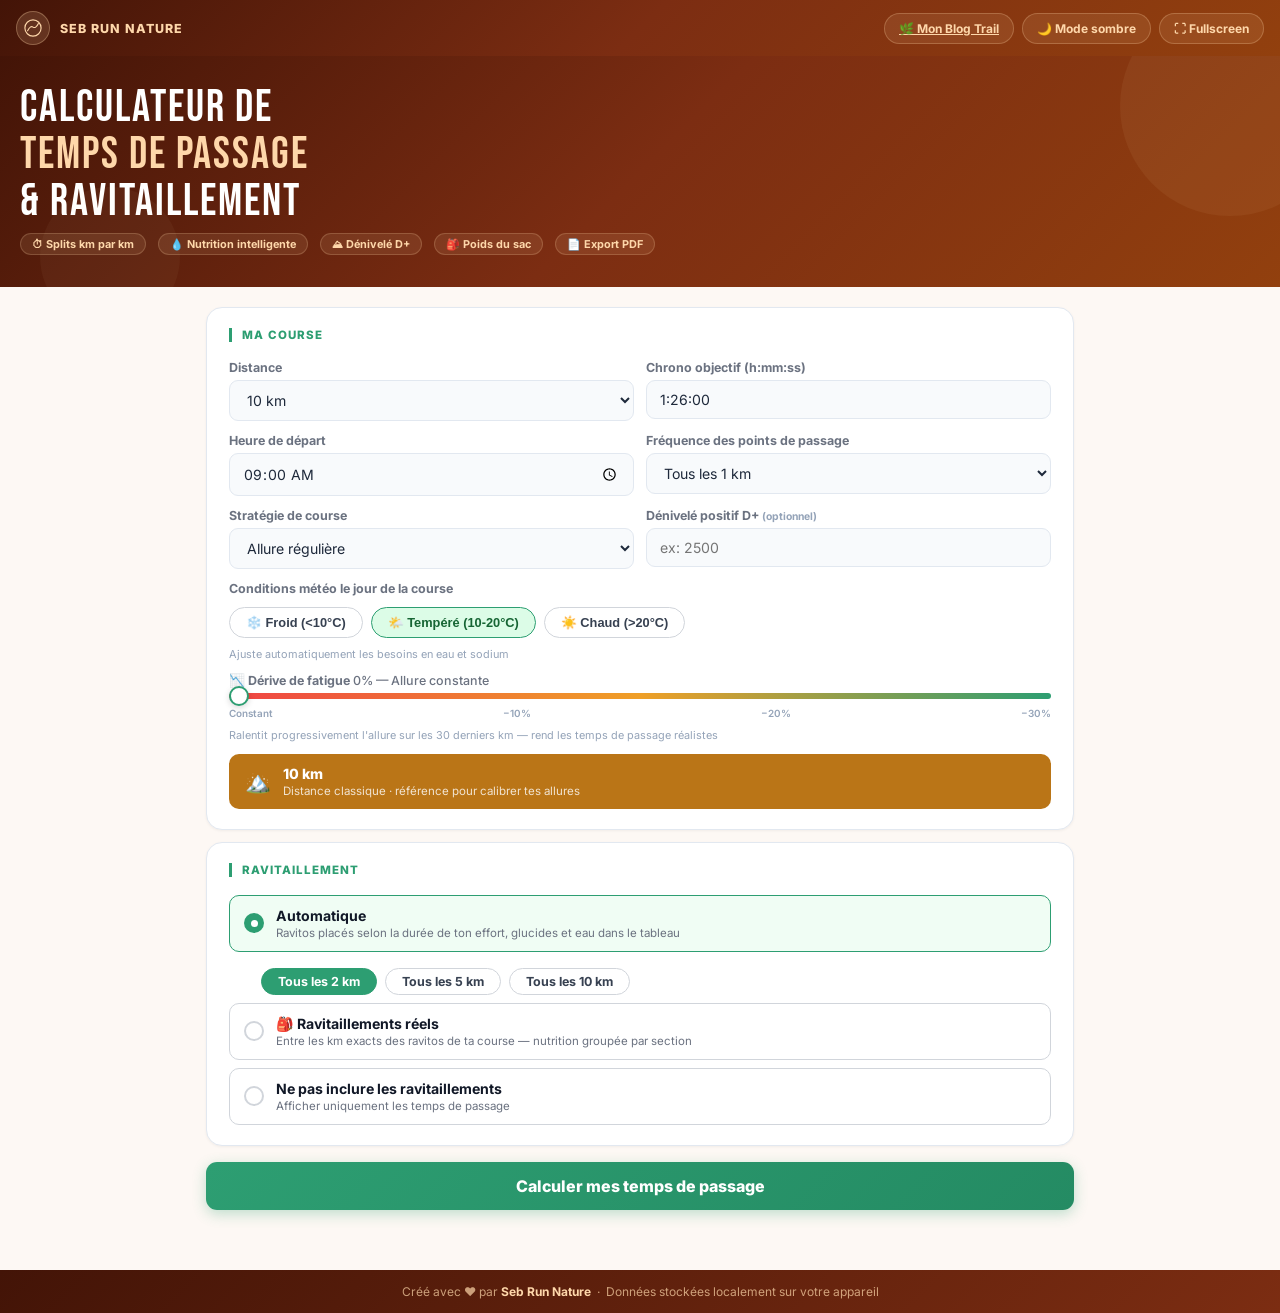
<file: calculateur_temps_de_passage_trail_v6.html>
<!DOCTYPE html>
<html lang="fr">
<head>
<meta charset="UTF-8">
<meta name="viewport" content="width=device-width, initial-scale=1.0">
<title>Calculateur Temps de Passage Trail · Seb Run Nature</title>
<link rel="preconnect" href="https://fonts.googleapis.com">
<link href="https://fonts.googleapis.com/css2?family=Bebas+Neue&family=Inter:wght@400;600;700;800&family=JetBrains+Mono:wght@400;700&display=swap" rel="stylesheet">
<style>
*{box-sizing:border-box;margin:0;padding:0;}
body{font-family:'Inter',system-ui,sans-serif;background:#fdf8f4;color:#1e293b;margin:0;padding:0;}
.cw{max-width:900px;margin:0 auto;padding:0 16px 60px;}

/* APP HEADER */
.app-topbar{background:linear-gradient(135deg,#431407,#7c2d12,#92400e);padding:8px 16px;display:flex;align-items:center;gap:10px;min-height:56px;box-shadow:0 2px 12px rgba(124,45,18,.4);flex-wrap:wrap;}
.app-logo{display:flex;align-items:center;gap:10px;text-decoration:none;flex-shrink:0;}
.app-logo-icon{width:34px;height:34px;background:rgba(254,215,170,.15);border-radius:50%;display:flex;align-items:center;justify-content:center;border:1.5px solid rgba(254,215,170,.3);}
.app-logo-text{font-size:.78rem;font-weight:800;color:#fed7aa;text-transform:uppercase;letter-spacing:1px;}
.app-topbar-actions{display:flex;gap:8px;margin-left:auto;flex-wrap:wrap;}
.app-topbar-btn{display:inline-flex;align-items:center;gap:6px;padding:7px 14px;border-radius:20px;font-size:.75rem;font-weight:700;cursor:pointer;border:1.5px solid rgba(254,215,170,.25);background:rgba(254,215,170,.1);color:#fed7aa;font-family:'Inter',sans-serif;transition:all .18s;white-space:nowrap;}
.app-topbar-btn:hover{background:rgba(254,215,170,.2);border-color:rgba(254,215,170,.5);}
.app-hero{background:linear-gradient(135deg,#431407,#7c2d12,#92400e);padding:28px 20px 32px;margin-bottom:0;position:relative;overflow:hidden;}
.app-hero::before{content:'';position:absolute;top:-60px;right:-60px;width:220px;height:220px;border-radius:50%;background:rgba(254,215,170,.06);pointer-events:none;}
.app-hero::after{content:'';position:absolute;bottom:-40px;left:40px;width:140px;height:140px;border-radius:50%;background:rgba(254,215,170,.04);pointer-events:none;}
.app-hero-title{font-family:'Bebas Neue',sans-serif;font-size:clamp(2rem,5vw,2.8rem);color:#fff;letter-spacing:2px;line-height:1.05;margin-bottom:8px;}
.app-hero-title span{color:#fed7aa;}
.app-hero-sub{font-size:.85rem;color:rgba(254,215,170,.7);display:flex;gap:12px;flex-wrap:wrap;}
.app-hero-badge{display:inline-flex;align-items:center;gap:5px;background:rgba(254,215,170,.1);border:1px solid rgba(254,215,170,.2);color:#fed7aa;border-radius:14px;padding:3px 11px;font-size:.68rem;font-weight:700;}
.app-content{background:#fdf8f4;padding-top:20px;}

/* DARK MODE OVERRIDE — centralisé plus bas */
.cw-section{background:#fff;border:1px solid #e2e8f0;border-radius:16px;padding:20px 22px;margin-bottom:12px;box-shadow:0 1px 3px rgba(0,0,0,.05);transition:box-shadow .2s;}
.cw-section-title{font-size:.72rem;font-weight:800;text-transform:uppercase;letter-spacing:1px;color:#2d9e72;border-left:3px solid #2d9e72;padding-left:10px;margin-bottom:18px;}
.cw-grid{display:grid;grid-template-columns:1fr 1fr;gap:12px;}
.cw-field{display:flex;flex-direction:column;gap:5px;}
.cw-label{font-size:.78rem;font-weight:700;color:#6b7280;}
input,select,textarea{width:100%;padding:10px 13px;border:1.5px solid #e2e8f0;border-radius:9px;font-size:.88rem;font-family:'Inter',sans-serif;background:#f8fafc;color:#1e293b;transition:all .18s;}
input:focus,select:focus,textarea:focus{outline:none;border-color:#2d9e72;background:#fff;box-shadow:0 0 0 3px rgba(45,158,114,.1);}
textarea{resize:none;}
.dist-banner{background:#BA7517;border-radius:10px;padding:11px 16px;margin-top:12px;display:none;align-items:center;gap:12px;}
.dist-banner-icon{font-size:1.3rem;flex-shrink:0;}
.dist-banner-text{font-size:.88rem;font-weight:800;color:#fff;}
.dist-banner-sub{font-size:.72rem;color:rgba(255,255,255,.8);margin-top:2px;}
.radio-group{display:flex;flex-direction:column;gap:8px;}
.radio-opt{display:flex;align-items:center;gap:12px;padding:11px 14px;border:1px solid #d1d5db;border-radius:10px;cursor:pointer;}
.radio-opt.selected{border-color:#2d9e72;background:#f0fdf4;}
.radio-dot{width:20px;height:20px;border-radius:50%;border:2px solid #d1d5db;flex-shrink:0;display:flex;align-items:center;justify-content:center;}
.radio-dot.on{border-color:#2d9e72;background:#2d9e72;}
.radio-dot.on::after{content:'';width:7px;height:7px;background:#fff;border-radius:50%;}
.radio-label{font-size:.88rem;font-weight:700;color:#111827;}
.radio-sub{font-size:.72rem;color:#6b7280;margin-top:2px;}
.freq-pills{display:flex;gap:8px;margin-top:8px;margin-left:32px;flex-wrap:wrap;}
.freq-pill{padding:5px 16px;border:1px solid #d1d5db;border-radius:20px;font-size:.78rem;font-weight:700;cursor:pointer;background:#fff;color:#374151;}
.freq-pill.on{background:#2d9e72;color:#fff;border-color:#2d9e72;}
.cw-btn{width:100%;padding:14px;background:linear-gradient(135deg,#2d9e72,#248b63);color:#fff;border:none;border-radius:11px;font-size:1rem;font-weight:800;cursor:pointer;margin-top:4px;font-family:'Inter',sans-serif;box-shadow:0 4px 14px rgba(45,158,114,.3);transition:all .2s;}
.cw-btn:hover{transform:translateY(-1px);box-shadow:0 6px 20px rgba(45,158,114,.35);}
.res-cards{display:grid;grid-template-columns:repeat(4,1fr);gap:10px;margin-bottom:14px;}
.res-card{background:#f0fdf4;border:1px solid #d8ece4;border-radius:10px;padding:12px 8px;text-align:center;}
.res-val{font-size:1rem;font-weight:800;color:#1e7a56;line-height:1.2;font-family:'JetBrains Mono',monospace;font-variant-numeric:tabular-nums;}
.res-lbl{font-size:.65rem;font-weight:700;text-transform:uppercase;letter-spacing:.3px;color:#6b857c;margin-top:4px;}
.arrivee-banner{background:#EF9F27;border-radius:10px;padding:9px 14px;margin-bottom:14px;font-size:.85rem;font-weight:800;color:#412402;display:none;}
.t-wrap{overflow-x:auto;-webkit-overflow-scrolling:touch;}
table{width:100%;border-collapse:collapse;font-size:.8rem;}
th{text-align:left;padding:8px 10px;font-size:.72rem;font-weight:800;text-transform:uppercase;letter-spacing:.3px;background:#1a4a32;color:#a8f0d0;white-space:nowrap;}
th:first-child{border-radius:8px 0 0 0;}
th:last-child{border-radius:0 8px 0 0;}
td{padding:9px 11px;border-bottom:1px solid #f1f5f9;vertical-align:middle;font-family:'JetBrains Mono',monospace;font-size:.78rem;font-variant-numeric:tabular-nums;}
tr:last-child td{border-bottom:none;font-weight:800;background:#f0fdf4;}
tr.is-ravito td{background:#e6f7f1;}
tr.is-ravito td:first-child{border-left:3px solid #2d9e72;}
tr.is-half td{background:#dcfce7;font-weight:700;}
tr:hover td{background:#f8fafc!important;}
.rav-badge{display:inline-flex;align-items:center;gap:3px;background:#2d9e72;color:#fff;border-radius:10px;padding:2px 8px;font-size:.72rem;font-weight:700;white-space:nowrap;}
.gluc-col{min-width:70px;}
.eau-col{min-width:70px;}
.gluc-pill{display:inline-block;background:#EF9F27;color:#412402;border-radius:8px;padding:1px 7px;font-size:.72rem;font-weight:700;white-space:nowrap;}
.eau-pill{display:inline-block;background:#bfdbfe;color:#1e40af;border-radius:8px;padding:1px 7px;font-size:.72rem;font-weight:700;white-space:nowrap;}
.cum-lbl{font-size:.65rem;color:#9ca3af;margin-top:2px;display:block;}
.totals-row{display:grid;grid-template-columns:repeat(3,1fr);gap:10px;margin-top:14px;}
.tot-card{background:#f0fdf4;border:1px solid #d8ece4;border-radius:10px;padding:12px;text-align:center;}
.tot-val{font-size:1.1rem;font-weight:800;color:#1e7a56;font-family:'JetBrains Mono',monospace;}
.tot-lbl{font-size:.65rem;font-weight:700;text-transform:uppercase;letter-spacing:.3px;color:#6b857c;margin-top:4px;}
.disclaimer{background:#f8fdfb;border:1px solid #d8ece4;border-radius:10px;padding:12px 14px;font-size:.75rem;color:#6b7280;line-height:1.7;margin-top:12px;}
.disclaimer strong{color:#374151;}
.pdf-section{background:#fff;border:1px solid #d8ece4;border-radius:14px;padding:18px 20px;margin-top:12px;}
.format-pills{display:flex;gap:8px;margin-bottom:14px;}
.format-pill{padding:8px 20px;border:1px solid #d1d5db;border-radius:20px;font-size:.85rem;font-weight:700;cursor:pointer;background:#fff;color:#374151;}
/* .format-pill.on défini dans le bloc dark mode ci-dessous */
.motto-count{font-size:.72rem;color:#9ca3af;margin-top:4px;}
.btn-row{display:flex;gap:10px;margin-top:14px;}
.btn-row .cw-btn{margin-top:0;}
.btn-modifier{flex:0 0 auto;padding:13px 20px;background:#f0fdf4;color:#1e7a56;border:1px solid #2d9e72;border-radius:10px;font-size:.88rem;font-weight:800;cursor:pointer;font-family:'Inter',sans-serif;}
.btn-modifier:hover{background:#dcfce7;}
.pdf-hint{font-size:.72rem;color:#9ca3af;margin-top:8px;line-height:1.6;}
.cw-footer{text-align:center;font-size:.75rem;color:#9ca3af;margin-top:20px;line-height:1.8;}
.cw-footer a{color:#2d9e72;font-weight:700;text-decoration:none;}
.weather-pills{display:flex;gap:8px;margin-top:6px;flex-wrap:wrap;}
.weather-pill{padding:7px 16px;border:1.5px solid #d1d5db;border-radius:20px;font-size:.8rem;font-weight:700;cursor:pointer;background:#fff;color:#374151;font-family:Arial,Helvetica,sans-serif;transition:all .18s;}
.weather-pill.cold.on{background:#dbeafe;color:#1e40af;border-color:#3b82f6;}
.weather-pill.moderate.on{background:#dcfce7;color:#166534;border-color:#2d9e72;}
.weather-pill.hot.on{background:#fee2e2;color:#991b1b;border-color:#ef4444;}
.alert-box{border-radius:10px;padding:10px 14px;margin-top:12px;font-size:.82rem;font-weight:700;line-height:1.6;display:none;}
.alert-danger{background:#fee2e2;border:1px solid #fca5a5;color:#991b1b;}
.alert-warn{background:#fef9c3;border:1px solid #fde047;color:#854d0e;}
.nutrition-summary{background:#f0fdf4;border:1px solid #d8ece4;border-radius:10px;padding:12px 16px;margin-top:12px;display:none;}
.ns-title{font-size:.7rem;font-weight:800;text-transform:uppercase;letter-spacing:.5px;color:#2d9e72;margin-bottom:8px;}
.ns-grid{display:flex;gap:12px;flex-wrap:wrap;}
.ns-item{text-align:center;flex:1;min-width:70px;}
.ns-val{font-size:1rem;font-weight:800;color:#1e7a56;font-family:'JetBrains Mono',monospace;}
.ns-lbl{font-size:.62rem;color:#6b7280;text-transform:uppercase;letter-spacing:.3px;margin-top:2px;}
/* TERRAIN PILLS */
.terrain-pills{display:flex;gap:7px;flex-wrap:wrap;margin-top:6px;}
.terrain-pill{padding:7px 13px;border:1.5px solid #e2e8f0;border-radius:20px;font-size:.78rem;font-weight:700;cursor:pointer;background:#fff;color:#64748b;font-family:'Inter',sans-serif;transition:all .18s;}
.terrain-pill.on{background:#f0fdf4;color:#1a4a32;border-color:#2d9e72;}
/* KM EFFORT BANNER */
.km-effort-banner{background:linear-gradient(135deg,#1a4a32,#1e6644);border-radius:12px;padding:12px 16px;margin-top:12px;display:none;align-items:center;gap:14px;}
.ke-val{font-family:'JetBrains Mono',monospace;font-size:1.1rem;font-weight:700;color:#a8f0d0;}
.ke-lbl{font-size:.7rem;color:rgba(168,240,208,.7);margin-top:2px;}
.ke-detail{font-size:.72rem;color:rgba(168,240,208,.82);margin-top:4px;line-height:1.5;}
/* FATIGUE SLIDER */
input[type=range]{-webkit-appearance:none;height:6px;border-radius:3px;background:linear-gradient(90deg,#ef4444 0%,#EF9F27 50%,#2d9e72 100%);padding:0;border:none;box-shadow:none;cursor:pointer;}
input[type=range]::-webkit-slider-thumb{-webkit-appearance:none;width:20px;height:20px;border-radius:50%;background:#fff;border:2.5px solid #2d9e72;box-shadow:0 2px 6px rgba(0,0,0,.15);}
.fatigue-labels{display:flex;justify-content:space-between;font-size:.62rem;color:#94a3b8;margin-top:3px;font-weight:600;}
/* RAVITO CUSTOM */
.ravito-custom-wrap{margin-top:10px;padding:14px;background:#f0fdf4;border:1px solid #d8ece4;border-radius:10px;display:none;}
.ravito-custom-title{font-size:.72rem;font-weight:700;color:#1a4a32;margin-bottom:8px;}
.ravito-km-input{display:flex;gap:8px;align-items:center;flex-wrap:wrap;}
.ravito-km-input input{max-width:100px;flex:none;}
.ravito-tags{display:flex;gap:6px;flex-wrap:wrap;margin-top:8px;}
.ravito-tag{display:inline-flex;align-items:center;gap:4px;background:#2d9e72;color:#fff;border-radius:6px;padding:3px 10px;font-size:.72rem;font-weight:700;cursor:pointer;}
.ravito-tag:hover{background:#1a4a32;}
.btn-small{padding:7px 14px;background:#f0fdf4;color:#1a4a32;border:1px solid #2d9e72;border-radius:8px;font-size:.78rem;font-weight:700;cursor:pointer;font-family:'Inter',sans-serif;}
/* POIDS SAC */
.section-ravito{background:linear-gradient(135deg,#fff7ed,#ffedd5);border:1px solid #fed7aa;border-radius:12px;padding:14px 18px;margin-top:10px;display:none;}
.sr-title{font-size:.7rem;font-weight:800;text-transform:uppercase;letter-spacing:.6px;color:#92400e;margin-bottom:10px;}
.sr-grid{display:flex;gap:12px;flex-wrap:wrap;margin-bottom:10px;}
.sr-item{text-align:center;flex:1;min-width:90px;background:rgba(255,255,255,.6);border-radius:8px;padding:10px 8px;border:1px solid rgba(254,215,170,.5);}
.sr-val{font-family:'JetBrains Mono',monospace;font-size:1rem;font-weight:800;color:#7c2d12;}
.sr-lbl{font-size:.62rem;color:#92400e;text-transform:uppercase;letter-spacing:.3px;margin-top:3px;font-weight:700;}
.sr-note{font-size:.75rem;color:#b45309;line-height:1.6;background:rgba(255,255,255,.5);border-radius:6px;padding:8px 12px;border-left:3px solid #fed7aa;}
/* DARK MODE — bloc unifié */
body.dark{background:#0f172a;color:#e2e8f0;}
body.dark .app-content{background:#0f172a;}
body.dark .cw-section,body.dark .pdf-section{background:#1e293b;border-color:#334155;}
body.dark input,body.dark select,body.dark textarea{background:#0f172a;color:#e2e8f0;border-color:#334155;}
body.dark input:focus,body.dark select:focus{background:#1e293b;}
body.dark .radio-opt{background:#1e293b;border-color:#334155;}
body.dark .freq-pill,body.dark .terrain-pill,body.dark .format-pill{background:#1e293b;color:#94a3b8;}
body.dark .res-card,body.dark .tot-card,body.dark .disclaimer{background:#1e293b;border-color:#334155;}
body.dark .nutrition-summary{background:#0d2818;border-color:#1a4a32;}
body.dark .section-ravito{background:linear-gradient(135deg,#1a0f00,#261500);border-color:#7c2d12;}
body.dark .sr-item{background:rgba(0,0,0,.3);border-color:rgba(124,45,18,.4);}
body.dark .sr-val{color:#fed7aa;}
body.dark .sr-lbl{color:#b45309;}
body.dark .sr-note{color:#d97706;border-left-color:#92400e;}
body.dark td{border-bottom-color:#334155;}
body.dark tr:hover td{background:#1e293b!important;}
body.dark tr:last-child td{background:#0d2818;}
body.dark .cw-badge{background:#1a0a04;border-color:#7c2d12;color:#fed7aa;}
/* Format pill active */
.format-pill.on{background:#1a4a32;color:#a8f0d0;border-color:#1a4a32;}
/* ISOL RAVITO CUSTOM */
tr.is-ravito-custom td{background:#fdf4e7;}
tr.is-ravito-custom td:first-child{border-left:3px solid #EF9F27;}
.rav-badge-custom{background:#EF9F27;color:#412402;}
/* FORMAT PILLS */
@media(max-width:600px){
  #fsBtn{display:none;}
  .app-topbar-btn{padding:6px 10px;font-size:.7rem;}
  .cw-grid{grid-template-columns:1fr;}
  .res-cards{grid-template-columns:1fr 1fr;}
  .totals-row{grid-template-columns:1fr;}
  .btn-row{flex-direction:column;}
}
@media(max-width:680px){
  table{font-size:.72rem;}
  th,td{padding:6px 6px;}
  .hide-mobile{display:none;}
  .t-wrap{border-radius:8px;border:1px solid #d8ece4;}
}
/* PDF géré via window.open() */
</style>
  <link rel="manifest" href="/calculateur-trail/manifest.json">
<meta name="description" content="Calculez vos temps de passage trail km par km, planifiez votre ravitaillement eau et glucides selon les recommandations scientifiques. Export PDF et bracelet poignet.">
<meta name="theme-color" content="#7c2d12">
<meta name="apple-mobile-web-app-capable" content="yes">
<meta name="apple-mobile-web-app-title" content="Calculateur Trail">
<!-- Google Analytics -->
<script async src="https://www.googletagmanager.com/gtag/js?id=G-V3787TTF1Y"></script>
<script>
  window.dataLayer = window.dataLayer || [];
  function gtag(){dataLayer.push(arguments);}
  gtag("js", new Date());
  gtag("config", "G-V3787TTF1Y");
</script>
<script>
if("serviceWorker" in navigator){
  navigator.serviceWorker.register("/calculateur-trail/sw.js");
}
</script>
</head>
<body>
<!-- TOPBAR -->
<div class="app-topbar">
  <a href="https://www.seb-run-nature.com" target="_blank" rel="noopener" class="app-logo">
    <div class="app-logo-icon">
      <svg width="18" height="18" viewBox="0 0 40 40" fill="none">
        <circle cx="20" cy="20" r="18" stroke="#fed7aa" stroke-width="2.5"/>
        <path d="M8 26 Q14 14 20 18 Q26 22 32 10" stroke="#fed7aa" stroke-width="2.5" fill="none" stroke-linecap="round"/>
      </svg>
    </div>
    <span class="app-logo-text">Seb Run Nature</span>
  </a>
  <div class="app-topbar-actions">
    <a href="https://www.seb-run-nature.com" target="_blank" rel="noopener" class="app-topbar-btn">🌿 Mon Blog Trail</a>
    <button class="app-topbar-btn" onclick="toggleDark()" id="darkBtn">🌙 Mode sombre</button>
    <button class="app-topbar-btn" onclick="toggleFullscreen()" id="fsBtn">&#x26F6; Fullscreen</button>
  </div>
</div>

<!-- HERO -->
<div class="app-hero">
  <div class="app-hero-title">Calculateur de<br><span>temps de passage</span><br>&amp; ravitaillement</div>
  <div class="app-hero-sub">
    <span class="app-hero-badge">&#x23F1; Splits km par km</span>
    <span class="app-hero-badge">&#x1F4A7; Nutrition intelligente</span>
    <span class="app-hero-badge">&#x26F0; D&eacute;nivel&eacute; D+</span>
    <span class="app-hero-badge">&#x1F392; Poids du sac</span>
    <span class="app-hero-badge">&#x1F4C4; Export PDF</span>
  </div>
</div>

<div class="app-content">
<div class="cw">

<div class="cw-section">
  <div class="cw-section-title">Ma course</div>
  <div class="cw-grid">
    <div class="cw-field">
      <span class="cw-label">Distance</span>
      <select id="dist" onchange="onDistChange()">
        <option value="5">5 km</option>
        <option value="10" selected>10 km</option>
        <option value="15">15 km</option>
        <option value="18.7">Uelzechtdall 18,7 km</option>
        <option value="21.1">Semi-marathon 21,1 km</option>
        <option value="42.195">Marathon 42,195 km</option>
        <option value="50">Ultra 50 km</option>
        <option value="80">Ultra 80 km</option>
        <option value="100">Ultra 100 km</option>
        <option value="200">Ultra 200 km</option>
        <option value="custom">Distance personnalisée</option>
      </select>
    </div>
    <div class="cw-field" id="customField" style="display:none;">
      <span class="cw-label">Distance (km)</span>
      <input type="number" id="customDist" min="1" max="200" step="0.1" placeholder="ex: 18.5" oninput="onDistChange()">
    </div>
    <div class="cw-field">
      <span class="cw-label">Chrono objectif (h:mm:ss)</span>
      <input type="text" id="targetTime" placeholder="1:26:00" value="1:26:00">
    </div>
    <div class="cw-field">
      <span class="cw-label">Heure de départ</span>
      <input type="time" id="startTime" value="09:00">
    </div>
    <div class="cw-field">
      <span class="cw-label">Fréquence des points de passage</span>
      <select id="freq">
        <option value="1" selected>Tous les 1 km</option>
        <option value="2">Tous les 2 km</option>
        <option value="5">Tous les 5 km</option>
      </select>
    </div>
    <div class="cw-field">
      <span class="cw-label">Stratégie de course</span>
      <select id="strat">
        <option value="even">Allure régulière</option>
        <option value="neg">Départ conservateur (accélération finale)</option>
        <option value="pos">Départ rapide (gestion en fin de course)</option>
      </select>
    </div>
    <div class="cw-field">
      <span class="cw-label">Dénivelé positif D+ <span style="font-size:.65rem;color:#94a3b8;">(optionnel)</span></span>
      <input type="number" id="dplus" min="0" max="20000" step="50" placeholder="ex: 2500" oninput="onDplusChange()">
    </div>
    <div class="cw-field" id="terrainField" style="display:none;grid-column:1/-1;">
      <span class="cw-label">⛰️ Technicité du terrain</span>
      <div class="terrain-pills">
        <button class="terrain-pill on" onclick="setTerrain('easy',this)">🟢 Facile (×1.0)</button>
        <button class="terrain-pill" onclick="setTerrain('tech',this)">🟠 Technique (×1.2)</button>
        <button class="terrain-pill" onclick="setTerrain('expert',this)">🔴 Expert / Skyrunning (×1.5)</button>
      </div>
      <div style="font-size:.68rem;color:#94a3b8;margin-top:4px;">Pierriers, racines, dévers — ajuste le temps d'effort réel sur le D+</div>
    </div>
    <div class="cw-field" style="grid-column:1/-1;">
      <span class="cw-label">Conditions météo le jour de la course</span>
      <div class="weather-pills">
        <button class="weather-pill cold" onclick="setWeather('cold',this)" aria-pressed="false">❄️ Froid (&lt;10°C)</button>
        <button class="weather-pill moderate on" onclick="setWeather('moderate',this)" aria-pressed="true">🌤️ Tempéré (10-20°C)</button>
        <button class="weather-pill hot" onclick="setWeather('hot',this)" aria-pressed="false">☀️ Chaud (&gt;20°C)</button>
      </div>
      <div style="font-size:.68rem;color:#94a3b8;margin-top:4px;">Ajuste automatiquement les besoins en eau et sodium</div>
    </div>
    <div class="cw-field" style="grid-column:1/-1;">
      <span class="cw-label">📉 Dérive de fatigue <span id="fatigueVal" style="font-weight:500;">0% — Allure constante</span></span>
      <input type="range" id="fatigueSlider" min="0" max="30" value="0" step="5" oninput="onFatigueChange(this.value)">
      <div class="fatigue-labels"><span>Constant</span><span>−10%</span><span>−20%</span><span>−30%</span></div>
      <div style="font-size:.68rem;color:#94a3b8;margin-top:4px;">Ralentit progressivement l'allure sur les 30 derniers km — rend les temps de passage réalistes</div>
    </div>
  </div>
  <div id="kmEffortBanner" class="km-effort-banner">
    <div style="font-size:1.5rem;flex-shrink:0;">⚡</div>
    <div>
      <div class="ke-val" id="kmEffortVal">— km-effort</div>
      <div class="ke-lbl">Distance effort réelle (D+ intégré)</div>
      <div class="ke-detail" id="kmEffortDetail"></div>
    </div>
  </div>
  <div id="distBanner" class="dist-banner">
    <div class="dist-banner-icon">🏔️</div>
    <div>
      <div class="dist-banner-text" id="distBannerText"></div>
      <div class="dist-banner-sub" id="distBannerSub"></div>
    </div>
  </div>
</div>

<div class="cw-section">
  <div class="cw-section-title">Ravitaillement</div>
  <div class="radio-group">
    <div class="radio-opt selected" id="opt-auto" onclick="setRavito('auto')">
      <div class="radio-dot on" id="dot-auto"></div>
      <div>
        <div class="radio-label">Automatique</div>
        <div class="radio-sub">Ravitos placés selon la durée de ton effort, glucides et eau dans le tableau</div>
      </div>
    </div>
    <div class="freq-pills" id="freqPills">
      <div class="freq-pill on" id="fp2" onclick="setFreq(2)">Tous les 2 km</div>
      <div class="freq-pill" id="fp5" onclick="setFreq(5)">Tous les 5 km</div>
      <div class="freq-pill" id="fp10" onclick="setFreq(10)">Tous les 10 km</div>
    </div>
    <div class="radio-opt" id="opt-custom" onclick="setRavito('custom')">
      <div class="radio-dot" id="dot-custom"></div>
      <div>
        <div class="radio-label">🎒 Ravitaillements réels</div>
        <div class="radio-sub">Entre les km exacts des ravitos de ta course — nutrition groupée par section</div>
      </div>
    </div>
    <div class="ravito-custom-wrap" id="ravitoCustomWrap">
      <div class="ravito-custom-title">Km des ravitaillements officiels</div>
      <div class="ravito-km-input">
        <input type="number" id="ravitoKmInput" min="1" max="300" step="0.5" placeholder="ex: 15">
        <button class="btn-small" onclick="addRavitoKm()">+ Ajouter</button>
      </div>
      <div class="ravito-tags" id="ravitoTags"></div>
      <div style="font-size:.68rem;color:#94a3b8;margin-top:6px;">Clique sur un km pour le supprimer</div>
    </div>
    <div class="radio-opt" id="opt-none" onclick="setRavito('none')">
      <div class="radio-dot" id="dot-none"></div>
      <div>
        <div class="radio-label">Ne pas inclure les ravitaillements</div>
        <div class="radio-sub">Afficher uniquement les temps de passage</div>
      </div>
    </div>
  </div>
</div>

<button class="cw-btn" onclick="calculate()" aria-label="Calculer mes temps de passage et mon plan de ravitaillement">Calculer mes temps de passage</button>

<div id="output" style="display:none;">

  <div class="cw-section" style="margin-top:12px;">
    <div class="res-cards">
      <div class="res-card"><div class="res-val" id="rAllure">—</div><div class="res-lbl">Allure moyenne</div></div>
      <div class="res-card"><div class="res-val" id="rVitesse">—</div><div class="res-lbl">Vitesse moy.</div></div>
      <div class="res-card"><div class="res-val" id="rDemi">—</div><div class="res-lbl">Mi-course</div></div>
      <div class="res-card"><div class="res-val" id="rFin">—</div><div class="res-lbl">Heure d&apos;arrivée</div></div>
    </div>
    <div id="arriveeBanner" class="arrivee-banner"></div>
    <div class="t-wrap">
      <table>
        <thead>
          <tr>
            <th>Point de passage</th>
            <th>Allure</th>
            <th>Temps de course</th>
            <th>Heure réelle</th>
            <th id="thRavito" style="display:none;">Ravitaillement</th>
            <th id="thGluc" style="display:none;">Glucides</th>
            <th id="thEau" style="display:none;">Eau</th>
            <th class="hide-mobile">Écart objectif</th>
          </tr>
        </thead>
        <tbody id="splitsBody"></tbody>
      </table>
    </div>
    <div id="totalsRow" class="totals-row" style="display:none;">
      <div class="tot-card"><div class="tot-val" id="totGluc">—</div><div class="tot-lbl">Glucides totaux</div></div>
      <div class="tot-card"><div class="tot-val" id="totEau">—</div><div class="tot-lbl">Eau totale</div></div>
      <div class="tot-card"><div class="tot-val" id="totSod">—</div><div class="tot-lbl">Sodium total</div></div>
    </div>
    <div id="sectionRavito" class="section-ravito">
      <div class="sr-title">🎒 Ce que tu emportes entre deux ravitos</div>
      <div class="sr-grid">
        <div class="sr-item"><div class="sr-val" id="srEau">—</div><div class="sr-lbl">💧 Eau / section</div></div>
        <div class="sr-item"><div class="sr-val" id="srGluc">—</div><div class="sr-lbl">🍫 Glucides / section</div></div>
        <div class="sr-item"><div class="sr-val" id="srPoids">—</div><div class="sr-lbl">⚖️ Poids à porter</div></div>
        <div class="sr-item"><div class="sr-val" id="srDist">—</div><div class="sr-lbl">📍 Distance section</div></div>
      </div>
      <div class="sr-note" id="srNote">En trail, tu ne portes que ce qu'il te faut jusqu'au prochain ravito. Tu complètes à chaque point de contrôle.</div>
    </div>
    <div id="alertBox" class="alert-box"></div>
    <div id="nutritionSummary" class="nutrition-summary">
      <div class="ns-title">📊 Résumé nutrition course</div>
      <div class="ns-grid">
        <div class="ns-item"><div class="ns-val" id="nsEau">—</div><div class="ns-lbl">Eau totale</div></div>
        <div class="ns-item"><div class="ns-val" id="nsGluc">—</div><div class="ns-lbl">Glucides totaux</div></div>
        <div class="ns-item"><div class="ns-val" id="nsSod">—</div><div class="ns-lbl">Sodium total</div></div>
        <div class="ns-item"><div class="ns-val" id="nsEauH">—</div><div class="ns-lbl">Eau / heure</div></div>
        <div class="ns-item"><div class="ns-val" id="nsGlucH">—</div><div class="ns-lbl">Glucides / heure</div></div>
        <div class="ns-item"><div class="ns-val" id="nsCal">—</div><div class="ns-lbl">Kcal glucides</div></div>
      </div>
      <div id="nsConseil" style="font-size:.72rem;color:#1a4a32;margin-top:10px;padding:8px 12px;background:rgba(45,158,114,.08);border-radius:8px;border-left:3px solid #2d9e72;line-height:1.6;display:none;"></div>
    </div>
    <div class="disclaimer">
      <strong>Temps de passage :</strong> Ces estimations sont basées sur ton chrono objectif. Ta forme du jour, la météo, le terrain ou les conditions de course peuvent influencer ton allure réelle.
      <span id="disclaimerRavito" style="display:none;"><br><br><strong>Ravitaillement :</strong> Les quantités sont calculées sur la base des recommandations scientifiques actuelles (ACSM 2007, Jeukendrup 2014, Casa et al. 2019). Elles sont indicatives et varient selon ton poids, ton taux de sudation et ta tolérance digestive. <strong>Conseil :</strong> entraîne ton intestin à ces quantités à l'entraînement avant la course. Consulte un nutritionniste du sport pour un plan 100% personnalisé.</span>
    </div>
  </div>

  <div class="pdf-section">
    <div class="cw-section-title">Exporter mon tableau</div>
    <div class="cw-label" style="margin-bottom:8px;">Format du PDF</div>
    <div class="format-pills">
      <div class="format-pill on" id="pfV" onclick="setFormat('portrait')">📄 Portrait A4</div>
      <div class="format-pill" id="pfH" onclick="setFormat('landscape')">📋 Paysage A4</div>
      <div class="format-pill" id="pfB" onclick="setFormat('bracelet')">🏃 Bracelet poignet</div>
    </div>
    <div class="cw-label" style="margin-bottom:6px;">Ton message pour te motiver le jour J</div>
    <textarea id="mottoInput" rows="2" maxlength="120"
      placeholder="Ex : Je suis prêt(e), j&apos;ai tout donné à l&apos;entraînement. Ce tableau c&apos;est mon plan de bataille !"
      oninput="updateCount()"></textarea>
    <div class="motto-count" id="mottoCount">120 caractères restants</div>
    <div class="btn-row">
      <button class="cw-btn" onclick="exportPDF()">Générer le PDF</button>
      <button class="btn-modifier" onclick="window.scrollTo({top:0,behavior:'smooth'})">Modifier</button>
    </div>
    <div class="pdf-hint">
      Le PDF s'ouvre dans la fenêtre d'impression · clique sur "Enregistrer en PDF" ou "Imprimer".<br>
      Sur mobile : Safari iOS ou Chrome → Partager → Imprimer.<br>
      🏃 <strong>Bracelet poignet</strong> : format étroit à imprimer, découper et plastifier — emporte ton plan en course sans téléphone.
    </div>
  </div>

</div>

</div><!-- fin cw -->
</div><!-- fin app-content -->

<div style="background:linear-gradient(135deg,#431407,#7c2d12);padding:14px 20px;text-align:center;font-size:.75rem;color:rgba(254,215,170,.7);font-family:'Inter',sans-serif;">
  Cr&eacute;&eacute; avec ❤️ par <a href="https://www.seb-run-nature.com" target="_blank" rel="noopener" style="color:#fed7aa;font-weight:700;text-decoration:none;">Seb Run Nature</a> &nbsp;&middot;&nbsp; Donn&eacute;es stock&eacute;es localement sur votre appareil
</div>


<script>
var ravitoMode='auto', ravitoFreq=2, pdfFormat='portrait';
var currentWeather='moderate', currentTerrain='easy', currentFatigue=0;
var customRavitoKms=[];

var NUTRITION_CONFIG = {
  // === EAU (ml/h) — ACSM 2007 / Sawka et al.
  // < 1h : pas besoin de ravitaillement structuré
  // 1h–2h : ~400–500 ml/h selon intensité
  // 2h–4h : ~500–700 ml/h (pertes sudation soutenues)
  // > 4h  : ~600–800 ml/h (ultras, terrain difficile)
  water: [
    {maxH:1.5, mlH:0},
    {maxH:2.5, mlH:450},
    {maxH:4,   mlH:600},
    {maxH:99,  mlH:700}
  ],
  // === GLUCIDES (g/h) — Jeukendrup 2014, Burke et al. 2011
  // < 1h30 : réserves glycogène suffisantes, pas besoin
  // 1h30–2h30 : 30–60 g/h (glucose seul, absorption maximale ~60g/h)
  // 2h30–5h : 60–90 g/h (glucose + fructose 2:1, double transporteur)
  // > 5h (ultra) : 60–80 g/h (réduction digestive liée à la fatigue intestinale)
  // NOTE : 80g/h est le seuil de saturation intestinale pour glucose seul
  carbs: [
    {maxH:1.5, gH:0},
    {maxH:2.5, gH:45},
    {maxH:5,   gH:75},
    {maxH:99,  gH:70}
  ],
  // === SODIUM (mg/h) — Casa et al. 2019, ACSM
  // Sudation normale : 500–1000 mg Na/L de sueur
  // Base : 400 mg/h (seuil minimum pour prévenir hyponatrémie)
  // Chaleur / durée longue : jusqu'à 1000–1200 mg/h
  sodium: {base:500},
  // === MODIFICATEURS MÉTÉO
  weather: {
    cold:     {water:0.75, sodium:0.7},   // Moins de sudation, Na modéré
    moderate: {water:1.0,  sodium:1.0},   // Référence
    hot:      {water:1.45, sodium:1.6}    // +45% eau, +60% Na (sudation intense)
  },
  // === SEUILS D'ALERTE
  alerts: {
    carbsMax:90,       // > 90g/h → saturation intestinale (double transporteur max)
    carbsHigh:80,      // > 80g/h → attention si pas d'entraînement intestinal
    waterMin:400,      // < 400ml/h → déshydratation significative probable
    waterMax:1000,     // > 1000ml/h → risque hyponatrémie par dilution
    hypo:{waterMin:700, sodiumMax:350}   // Boire bcp + peu de Na → hyponatrémie
  }
};

function setWeather(w, btn) {
  currentWeather = w;
  document.querySelectorAll('.weather-pill').forEach(function(b){
    b.classList.remove('on');
    b.setAttribute('aria-pressed','false');
  });
  btn.classList.add('on');
  btn.setAttribute('aria-pressed','true');
}

function toggleDark(){
  document.body.classList.toggle('dark');
  var isDark=document.body.classList.contains('dark');
  var btn=document.getElementById('darkBtn');
  if(btn)btn.textContent=isDark?'☀️ Mode clair':'🌙 Mode sombre';
}

function toggleFullscreen(){
  var btn=document.getElementById('fsBtn');
  if(!document.fullscreenElement){
    document.documentElement.requestFullscreen().catch(function(){});
    if(btn)btn.textContent='⊠ Quitter';
  } else {
    document.exitFullscreen();
    if(btn)btn.textContent='⛶ Fullscreen';
  }
}
// Listener unique — évite les fuites mémoire dues aux ajouts répétés
document.addEventListener('fullscreenchange',function(){
  var btn=document.getElementById('fsBtn');
  if(!document.fullscreenElement&&btn)btn.textContent='⛶ Fullscreen';
});

function setTerrain(t,btn){
  currentTerrain=t;
  document.querySelectorAll('.terrain-pill').forEach(function(b){b.classList.remove('on');});
  btn.classList.add('on');
  onDplusChange();
}

function onFatigueChange(v){
  currentFatigue=parseInt(v);
  var labels=['0% — Allure constante','-5% sur les 30 derniers km','-10% sur les 30 derniers km','-15% sur les 30 derniers km','-20% sur les 30 derniers km','-25% sur les 30 derniers km','-30% sur les 30 derniers km'];
  document.getElementById('fatigueVal').textContent=labels[parseInt(v)/5]||v+'%';
}

function onDplusChange(){
  var dplus=parseInt(document.getElementById('dplus').value)||0;
  var distSel=document.getElementById('dist').value;
  var dist=distSel==='custom'?parseFloat(document.getElementById('customDist').value)||0:parseFloat(distSel)||0;
  var tf=document.getElementById('terrainField');
  if(dplus>0&&dist>0){
    tf.style.display='block';
    var coeff={'easy':1.0,'tech':1.2,'expert':1.5}[currentTerrain]||1.0;
    var ke=Math.round((dist+(dplus/100)*coeff)*10)/10;
    var banner=document.getElementById('kmEffortBanner');
    banner.style.display='flex';
    document.getElementById('kmEffortVal').textContent=ke+' km-effort';
    document.getElementById('kmEffortDetail').textContent=
      dist+' km + '+(dplus/100*coeff).toFixed(1)+' km D+ (Naismith ×'+coeff+') = '+ke+' km-effort · nutrition calculée sur cette base';
  } else {
    tf.style.display='none';
    document.getElementById('kmEffortBanner').style.display='none';
  }
}

function calcKmEffort(dist,dplus){
  if(!dplus||dplus<=0)return dist;
  var coeff={'easy':1.0,'tech':1.2,'expert':1.5}[currentTerrain]||1.0;
  return Math.round((dist+(dplus/100)*coeff)*10)/10;
}

function addRavitoKm(){
  var v=parseFloat(document.getElementById('ravitoKmInput').value);
  if(!v||v<=0)return;
  if(customRavitoKms.indexOf(v)===-1){
    customRavitoKms.push(v);
    customRavitoKms.sort(function(a,b){return a-b;});
    renderRavitoTags();
  }
  document.getElementById('ravitoKmInput').value='';
}

function removeRavitoKm(km){
  customRavitoKms=customRavitoKms.filter(function(k){return k!==km;});
  renderRavitoTags();
}

function renderRavitoTags(){
  var c=document.getElementById('ravitoTags');c.innerHTML='';
  customRavitoKms.forEach(function(km){
    var t=document.createElement('span');t.className='ravito-tag';
    t.innerHTML='km '+km+' ✕';
    t.onclick=(function(k){return function(){removeRavitoKm(k);};})(km);
    c.appendChild(t);
  });
}

function getEffectivePace(avgPace,km,dist){
  var strat=document.getElementById('strat').value;
  var pace=avgPace;
  if(strat==='neg')pace=avgPace*(1+0.05*(1-2*km/dist));
  else if(strat==='pos')pace=avgPace*(1-0.05*(1-2*km/dist));
  if(currentFatigue>0&&dist>30&&km>dist-30){
    var fatigueRatio=1+(currentFatigue/100)*((km-(dist-30))/30);
    pace=pace*fatigueRatio;
  }
  return pace;
}

function getNutritionSection(effortSec,sectionKm,totalKm){
  var n=getNutritionPerRavito(effortSec,1,totalKm);
  if(!n)return null;
  var ratio=sectionKm/totalKm;
  return{
    gluc:Math.round(n.totalCarbs*ratio),glucL:'~'+Math.round(n.totalCarbs*ratio)+'g',
    eau:Math.round(n.totalWater*ratio),eauL:Math.round(n.totalWater*ratio)+'ml',
    sod:Math.round(n.totalSodium*ratio),detail:n.detail
  };
}

function getNutritionPerRavito(totalSec, ravitoFreqKm, distKm) {
  var h = totalSec / 3600;
  if (h < 1.5) return null;
  var mod = NUTRITION_CONFIG.weather[currentWeather];
  var nbRavitos = Math.floor(distKm / ravitoFreqKm);
  if (nbRavitos < 1) nbRavitos = 1;
  // Valeurs horaires
  var waterBase = 0, carbsBase = 0;
  NUTRITION_CONFIG.water.forEach(function(r){if(h<=r.maxH&&!waterBase)waterBase=r.mlH;});
  NUTRITION_CONFIG.carbs.forEach(function(r){if(h<=r.maxH&&!carbsBase)carbsBase=r.gH;});
  if(!waterBase) waterBase = 650;
  if(!carbsBase) carbsBase = 50;
  var waterH = Math.round(waterBase * mod.water);
  var carbsH = carbsBase;
  var sodiumH = Math.round(NUTRITION_CONFIG.sodium.base * mod.sodium);
  // Par ravito
  var waterPerRav = Math.round(waterH * h / nbRavitos);
  var carbsPerRav = Math.round(carbsH * h / nbRavitos);
  var sodiumPerRav = Math.round(sodiumH * h / nbRavitos);
  // Label type nutrition selon durée (UX : aide à choisir les bons produits)
  var detail;
  if (h < 2) detail = 'Gorgées d\'eau';
  else if (h < 2.5) detail = 'Gel + eau';
  else if (h < 4) detail = 'Gel + eau + sel';
  else if (h < 6) detail = 'Gel/barre + eau + sel';
  else detail = 'Solide + eau + sel + protéines';
  return {
    gluc: carbsPerRav,
    glucL: '~'+carbsPerRav+'g',
    eau: waterPerRav,
    eauL: waterPerRav+'ml',
    sod: sodiumPerRav,
    detail: detail,
    // Totaux horaires pour alertes
    waterH: waterH,
    carbsH: carbsH,
    sodiumH: sodiumH,
    totalWater: Math.round(waterH * h),
    totalCarbs: Math.round(carbsH * h),
    totalSodium: Math.round(sodiumH * h)
  };
}

function getAlerts(n) {
  if (!n) return [];
  var alerts = [];
  // Saturation intestinale glucides
  if (n.carbsH > NUTRITION_CONFIG.alerts.carbsMax)
    alerts.push({type:'danger', msg:'Saturation gastrique probable — '+n.carbsH+'g/h de glucides dépasse 90g/h (limite absolue double transporteur glucose+fructose). Réduisez ou alternez gel et solide.'});
  else if (n.carbsH > NUTRITION_CONFIG.alerts.carbsHigh)
    alerts.push({type:'warn', msg:'Charge glucidique élevée — '+n.carbsH+'g/h approche le seuil de 80g/h. Assurez-vous d\'avoir entraîné votre intestin à cette quantité.'});
  // Hydratation insuffisante
  if (n.waterH < NUTRITION_CONFIG.alerts.waterMin)
    alerts.push({type:'warn', msg:'Hydratation insuffisante — '+n.waterH+'ml/h est en dessous du minimum recommandé de 400ml/h. Augmentez la fréquence des ravitos ou votre capacité de flasque.'});
  // Sur-hydratation (risque hyponatrémie par dilution)
  if (n.waterH > NUTRITION_CONFIG.alerts.waterMax)
    alerts.push({type:'warn', msg:'Volume hydrique très élevé — '+n.waterH+'ml/h. Boire plus de 1L/h sans compensation sodée peut diluer le sodium sanguin. Vérifiez votre apport en sel.'});
  // Hyponatrémie (boire bcp + peu de Na)
  if (n.waterH > NUTRITION_CONFIG.alerts.hypo.waterMin && n.sodiumH < NUTRITION_CONFIG.alerts.hypo.sodiumMax)
    alerts.push({type:'danger', msg:'⚠️ Risque d\'hyponatrémie — vous buvez beaucoup ('+n.waterH+'ml/h) mais peu de sodium ('+n.sodiumH+'mg/h). Ajoutez du sel, des capsules sodium ou des boissons isotoniques.'});
  return alerts;
}
var lastRows=[], lastMeta={};

var DIST_INFO={
  '5':{label:'5 km',sub:'Courte distance \u00B7 moins de 30 min pour les rapides'},
  '10':{label:'10 km',sub:'Distance classique \u00B7 r\u00E9f\u00E9rence pour calibrer tes allures'},
  '15':{label:'15 km',sub:'Trail court \u00B7 1 \u00E0 2 ravitos selon ton allure'},
  '18.7':{label:'Uelzechtdall 18,7 km',sub:'Trail Lorentzweiler \u00B7 550 m D+ \u00B7 sentiers et for\u00EAt'},
  '21.1':{label:'Semi-marathon 21,1 km',sub:'21,097 km officiels \u00B7 distance de r\u00E9f\u00E9rence'},
  '42.195':{label:'Marathon 42,195 km',sub:'La reine des distances \u00B7 42,195 km officiels'},
  '50':{label:'Ultra 50 km',sub:'Ultra trail \u00B7 gestion de l\'effort sur la dur\u00E9e'},
  '80':{label:'Ultra 80 km',sub:'Grand ultra \u00B7 nutrition et mental \u00E0 anticiper'},
  '100':{label:'Ultra 100 km',sub:'100 km \u00B7 le d\u00E9fi ultime du trail running'},'200':{label:'Ultra 200 km',sub:'200 km \u00B7 The Great Escape \u00B7 44h dans les Ardennes'}
};

function onDistChange(){
  var sel=document.getElementById('dist').value;
  var cf=document.getElementById('customField');
  cf.style.display=sel==='custom'?'block':'none';
  var banner=document.getElementById('distBanner');
  if(sel!=='custom'&&DIST_INFO[sel]){
    document.getElementById('distBannerText').textContent=DIST_INFO[sel].label;
    document.getElementById('distBannerSub').textContent=DIST_INFO[sel].sub;
    banner.style.display='flex';
  } else if(sel==='custom'){
    var v=parseFloat(document.getElementById('customDist').value);
    if(v>0){
      document.getElementById('distBannerText').textContent=v+' km \u00B7 distance personnalis\u00E9e';
      document.getElementById('distBannerSub').textContent='Ton trail, tes r\u00E8gles.';
      banner.style.display='flex';
    } else banner.style.display='none';
  } else banner.style.display='none';
}

function setRavito(m){
  ravitoMode=m;
  ['auto','custom','none'].forEach(function(x){
    var o=document.getElementById('opt-'+x);
    var d=document.getElementById('dot-'+x);
    if(o)o.classList.toggle('selected',x===m);
    if(d)d.classList.toggle('on',x===m);
  });
  document.getElementById('freqPills').style.display=m==='auto'?'flex':'none';
  document.getElementById('ravitoCustomWrap').style.display=m==='custom'?'block':'none';
}

function setFreq(f){
  ravitoFreq=f;
  [2,5,10].forEach(function(v){document.getElementById('fp'+v).classList.toggle('on',v===f);});
}

function setFormat(f){
  pdfFormat=f;
  ['pfV','pfH','pfB'].forEach(function(id){var el=document.getElementById(id);if(el)el.classList.remove('on');});
  var map={'portrait':'pfV','landscape':'pfH','bracelet':'pfB'};
  var el=document.getElementById(map[f]);if(el)el.classList.add('on');
}

function updateCount(){
  var r=120-document.getElementById('mottoInput').value.length;
  document.getElementById('mottoCount').textContent=r+' caract\u00E8re'+(r!==1?'s':'')+' restant'+(r!==1?'s':'');
}

function parseTime(s){
  var p=s.trim().split(':').map(Number);
  if(p.length===3)return p[0]*3600+p[1]*60+p[2];
  if(p.length===2)return p[0]*60+p[1];
  return NaN;
}

function fmtTime(sec){
  sec=Math.round(sec);
  var h=Math.floor(sec/3600),m=Math.floor((sec%3600)/60),s=sec%60;
  if(h>0)return h+':'+pad(m)+':'+pad(s);
  return m+':'+pad(s);
}

function pad(n){return String(n).padStart(2,'0');}

function fmtPace(spm){
  var m=Math.floor(spm/60),s=Math.round(spm%60);
  return m+"'"+pad(s)+'"/km';
}

function addTime(hhmm,addSec){
  var p=hhmm.split(':').map(Number);
  var base=p[0]*3600+p[1]*60+Math.round(addSec);
  return pad(Math.floor(base/3600)%24)+':'+pad(Math.floor((base%3600)/60));
}

// getNutritionPerRavito définie plus haut avec NUTRITION_CONFIG
function getRavito(totalSec){ return getNutritionPerRavito(totalSec, ravitoFreq, lastMeta.dist||10); }

function calculate(){
  var distSel=document.getElementById('dist').value;
  var dist=distSel==='custom'?parseFloat(document.getElementById('customDist').value):parseFloat(distSel);
  var totalSec=parseTime(document.getElementById('targetTime').value);
  var startTime=document.getElementById('startTime').value;
  var splitFreq=parseInt(document.getElementById('freq').value);
  var strat=document.getElementById('strat').value;
  var dplus=parseInt(document.getElementById('dplus').value)||0;
  if(!dist||isNaN(dist)||isNaN(totalSec)||totalSec<=0)return;

  var kmEffort=calcKmEffort(dist,dplus);
  var effortSec=dplus>0?(totalSec/dist)*kmEffort:totalSec;

  var avgPace=totalSec/dist;
  document.getElementById('rAllure').textContent=fmtPace(avgPace);
  document.getElementById('rVitesse').textContent=(3600/avgPace).toFixed(1)+' km/h';
  var heureArr=startTime?addTime(startTime,totalSec):null;
  document.getElementById('rFin').textContent=heureArr||fmtTime(totalSec);

  var nbRavCustom=ravitoMode==='custom'?customRavitoKms.length:Math.floor(dist/ravitoFreq);
  var needs=ravitoMode!=='none'?getNutritionPerRavito(effortSec, ravitoFreq, dist):null;
  var showR=ravitoMode!=='none'&&needs;
  document.getElementById('thRavito').style.display=showR?'':'none';
  document.getElementById('thGluc').style.display=showR?'':'none';
  document.getElementById('thEau').style.display=showR?'':'none';
  document.getElementById('totalsRow').style.display=showR?'grid':'none';
  document.getElementById('disclaimerRavito').style.display=showR?'inline':'none';

  var points=[];
  if(ravitoMode==='custom'&&customRavitoKms.length>0){
    var allPts=[];
    var km0=splitFreq;
    while(km0<dist-0.01){allPts.push(Math.round(km0*10)/10);km0+=splitFreq;}
    allPts.push(Math.round(dist*10)/10);
    customRavitoKms.forEach(function(k){if(allPts.indexOf(k)===-1&&k<dist)allPts.push(k);});
    allPts.sort(function(a,b){return a-b;});
    points=allPts;
  } else {
    var km=splitFreq;
    while(km<dist-0.01){points.push(Math.round(km*10)/10);km+=splitFreq;}
    points.push(Math.round(dist*10)/10);
  }

  var halfTime=null, halfDist=dist/2;
  var totG=0,totE=0,totS=0,gCum=0,eCum=0;
  var tbody=document.getElementById('splitsBody');
  tbody.innerHTML='';
  lastRows=[];

  var prevKm=0;
  points.forEach(function(pt,idx){
    var elapsed=0,segStart=0;
    for(var j=0;j<=idx;j++){
      var p=points[j],seg=p-segStart;
      elapsed+=seg*getEffectivePace(avgPace,p,dist); segStart=p;
    }
    if(!halfTime&&pt>=halfDist)halfTime=elapsed-(pt-halfDist)*avgPace;

    var isLast=idx===points.length-1;
    var isHalf=!isLast&&Math.abs(pt-halfDist)<splitFreq/2;
    var pace=getEffectivePace(avgPace,pt,dist);
    var diff=Math.round(elapsed-(pt/dist)*totalSec);
    var diffStr=diff===0?'±0s':(diff>0?'+':'')+fmtTime(Math.abs(diff));
    var isRavAuto=showR&&ravitoMode==='auto'&&!isLast&&Math.round(pt*10)%Math.round(ravitoFreq*10)===0;
    var isRavCustom=showR&&ravitoMode==='custom'&&customRavitoKms.indexOf(pt)!==-1;
    var isRav=isRavAuto||isRavCustom;
    var sectionKm=pt-prevKm;

    if(isRavAuto&&needs){gCum+=needs.gluc;eCum+=needs.eau;totG+=needs.gluc;totE+=needs.eau;totS+=needs.sod;}
    if(isRavCustom&&needs){
      var ns=getNutritionSection(effortSec,sectionKm,dist);
      if(ns){gCum+=ns.gluc;eCum+=ns.eau;totG+=ns.gluc;totE+=ns.eau;totS+=ns.sod;}
    }
    var hp=startTime?addTime(startTime,elapsed):'--:--';
    var ravData=null;
    if(isRavAuto&&needs)ravData={detail:needs.detail,glucL:needs.glucL,eauL:needs.eauL,gCum:gCum,eCum:eCum,custom:false};
    if(isRavCustom&&needs){var nsc=getNutritionSection(effortSec,sectionKm,dist);if(nsc)ravData={detail:nsc.detail,glucL:nsc.glucL,eauL:nsc.eauL,gCum:gCum,eCum:eCum,custom:true};}
    lastRows.push({pt:pt,pace:pace,elapsed:elapsed,hp:hp,isRav:isRav,isRavCustom:isRavCustom,isLast:isLast,isHalf:isHalf,diff:diff,diffStr:diffStr,ravData:ravData});
    prevKm=pt;

    var tr=document.createElement('tr');
    if(isRavCustom)tr.className='is-ravito-custom';
    else if(isRav)tr.className='is-ravito';
    else if(isHalf)tr.className='is-half';

    var rCell='',gCell='',eCell='';
    if(showR){
      if(isLast){
        rCell='<td style="font-size:.72rem;color:#6b7280;">Arriv\u00E9e</td>';
        gCell='<td style="font-size:.72rem;color:#6b7280;">'+totG+'g total</td>';
        eCell='<td style="font-size:.72rem;color:#6b7280;">'+Math.round(totE/100)/10+'L total</td>';
      } else if(isRav&&needs){
        var badgeCls=ravData&&ravData.custom?'rav-badge rav-badge-custom':'rav-badge';
        rCell='<td><span class="'+badgeCls+'">'+ravData.detail+'</span></td>';
        gCell='<td><span class="gluc-pill">'+needs.glucL+'</span><span class="cum-lbl">cum. '+gCum+'g</span></td>';
        eCell='<td><span class="eau-pill">'+needs.eauL+'</span><span class="cum-lbl">cum. '+Math.round(eCum/100)/10+'L</span></td>';
      } else {rCell='<td style="color:#9ca3af;">\u2014</td>';gCell='<td style="color:#9ca3af;">\u2014</td>';eCell='<td style="color:#9ca3af;">\u2014</td>';}
    }
    var dc=Math.abs(diff)<5?'#9ca3af':diff>0?'#E24B4A':'#2d9e72';
    var hb=isHalf?' <span style="font-size:.65rem;color:#166534;">\u00BD course</span>':'';
    tr.innerHTML='<td><strong>'+(isLast?'Arriv\u00E9e '+pt+' km':'Km '+pt)+'</strong>'+hb+'</td>'
      +'<td>'+fmtPace(pace)+'</td><td>'+fmtTime(elapsed)+'</td>'
      +'<td style="font-weight:700;color:#1e7a56;">'+hp+'</td>'
      +rCell+gCell+eCell
      +'<td class="hide-mobile" style="font-size:.78rem;color:'+dc+';">'+diffStr+'</td>';
    tbody.appendChild(tr);
  });

  if(halfTime)document.getElementById('rDemi').textContent=startTime?addTime(startTime,halfTime):fmtTime(halfTime);
  if(showR&&totG>0){
    document.getElementById('totGluc').textContent=totG+'g';
    document.getElementById('totEau').textContent=Math.round(totE/100)/10+'L';
    document.getElementById('totSod').textContent=totS+'mg';
  }
  if(heureArr){
    var b=document.getElementById('arriveeBanner');
    b.innerHTML='D\u00E9part <strong>'+startTime+'</strong> &nbsp;\u00B7&nbsp; Arriv\u00E9e estim\u00E9e <strong>'+heureArr+'</strong> &nbsp;\u00B7&nbsp; Dur\u00E9e <strong>'+fmtTime(totalSec)+'</strong>';
    b.style.display='block';
  }
  lastMeta={dist:dist,totalSec:totalSec,avgPace:avgPace,startTime:startTime,heureArr:heureArr,showR:showR,totG:totG,totE:totE,totS:totS,dplus:dplus,kmEffort:kmEffort};
  document.getElementById('output').style.display='block';
  document.getElementById('output').scrollIntoView({behavior:'smooth',block:'start'});

  // Résumé nutrition + poids sac
  if (needs && showR) {
    document.getElementById('nutritionSummary').style.display = 'block';
    document.getElementById('nsEau').textContent = (needs.totalWater/1000).toFixed(1)+'L';
    document.getElementById('nsGluc').textContent = needs.totalCarbs+'g';
    document.getElementById('nsSod').textContent = needs.totalSodium+'mg';
    document.getElementById('nsEauH').textContent = needs.waterH+'ml';
    document.getElementById('nsGlucH').textContent = needs.carbsH+'g';
    var nsCal = document.getElementById('nsCal');
    if(nsCal) nsCal.textContent = Math.round(needs.totalCarbs*4)+' kcal';
    // Conseil contextuel dynamique selon durée
    var nsConseil = document.getElementById('nsConseil');
    if(nsConseil){
      var hh = needs.waterH > 0 ? (effortSec/3600) : 0;
      var conseil = '';
      if(hh >= 5) conseil = '💡 Ultra long : privilégiez un mix gel + barre + solide salé (pommes de terre, riz). Ajoutez des protéines (~10g/h) après 4h pour limiter la dégradation musculaire. Testez votre plan alimentaire en entraînement long.';
      else if(hh >= 2.5) conseil = '💡 Effort moyen-long : combinez glucose + fructose (ratio 2:1) pour atteindre 60–90g/h sans saturation digestive. Alternez gels et boissons sucrées. Vérifiez votre tolérance à l\'entraînement.';
      else if(hh >= 1.5) conseil = '💡 Effort court : les gels simples suffisent. Préférez une boisson légèrement sucrée et salée. L\'objectif principal est l\'hydratation, pas l\'apport calorique.';
      if(conseil){nsConseil.textContent=conseil;nsConseil.style.display='block';}
      else nsConseil.style.display='none';
    }
    // Section ravito — ce qu'on porte entre 2 ravitos
    var sr = document.getElementById('sectionRavito');
    if(sr){
      sr.style.display='block';
      var distSection = ravitoMode==='auto' ? ravitoFreq : (customRavitoKms.length>1 ? Math.round((dist/customRavitoKms.length)*10)/10 : dist);
      var eauSection = needs.eau; // ml par ravito
      var glucSection = needs.gluc; // g par ravito
      // Poids section sac :
      // - Eau : 1 kg / litre
      // - Glucides : ~32g par gel (100kcal), densité réelle ~1.3g/ml → env. 25g de contenant par 25g glucides
      //   On estime 1g glucides ≈ 2.5g poids (gel + emballage)
      // - Barres/solides : ~1g glucides ≈ 2g poids
      // Approximation globale : 1g glucides ≈ 2.2g emporté
      var poidsSection = (eauSection/1000) + (glucSection * 0.0022);
      document.getElementById('srEau').textContent = eauSection+'ml';
      document.getElementById('srGluc').textContent = glucSection+'g';
      document.getElementById('srPoids').textContent = (poidsSection*1000).toFixed(0)+'g';
      document.getElementById('srDist').textContent = distSection+'km';
      var dureeSection = (needs.waterH>0) ? Math.round(distSection/((3600/lastMeta.avgPace||1)/60)) : 0;
      document.getElementById('srNote').textContent =
        'Entre chaque ravito ('+distSection+' km) tu portes environ '+eauSection+'ml eau et '+glucSection+'g de glucides — soit ~'+(poidsSection*1000).toFixed(0)+'g dans ton sac. Tu completes eau et nourriture a chaque point de controle.';
    }
    // Alertes
    var alerts = getAlerts(needs);
    var ab = document.getElementById('alertBox');
    if (alerts.length > 0) {
      var hasDanger = alerts.some(function(a){return a.type==='danger';});
      ab.className = 'alert-box ' + (hasDanger ? 'alert-danger' : 'alert-warn');
      ab.innerHTML = alerts.map(function(a){return '⚠️ '+a.msg;}).join('<br>');
      ab.style.display = 'block';
    } else ab.style.display = 'none';
    lastMeta.dplus=dplus; lastMeta.kmEffort=kmEffort;
  } else {
    document.getElementById('nutritionSummary').style.display = 'none';
    var sr2=document.getElementById('sectionRavito'); if(sr2)sr2.style.display='none';
    document.getElementById('alertBox').style.display = 'none';
  }
}

function exportPDF(){
  var motto=document.getElementById('mottoInput').value.trim();
  var m=lastMeta;
  if(!m.dist){alert('Lance d\'abord le calcul avant de g\u00E9n\u00E9rer le PDF.');return;}
  var thExtra=m.showR
    ?'<th style="background:#2d9e72;color:#fff;padding:5px 7px;">Ravitaillement</th><th style="background:#BA7517;color:#fff;padding:5px 7px;">Glucides</th><th style="background:#185FA5;color:#fff;padding:5px 7px;">Eau</th>'
    :'';
  var rows='';
  lastRows.forEach(function(r){
    var cls=r.isRav?'background:#e6f7f1;':r.isHalf?'background:#dcfce7;font-weight:700;':'';
    var lborder=r.isRav?'border-left:3px solid #2d9e72;':'';
    var rc='',gc='',ec='';
    if(m.showR){
      if(r.isLast){rc='<td>Arriv\u00E9e</td>';gc='<td>'+m.totG+'g total</td>';ec='<td>'+Math.round(m.totE/100)/10+'L total</td>';}
      else if(r.ravData){
        rc='<td style="color:#1e7a56;font-weight:700;">'+r.ravData.detail+'</td>';
        gc='<td><span style="background:#EF9F27;color:#412402;border-radius:6px;padding:1px 6px;font-size:9px;font-weight:700;white-space:nowrap;">'+r.ravData.glucL+'</span><br><small style="color:#9ca3af;">cum. '+r.ravData.gCum+'g</small></td>';
        ec='<td><span style="background:#bfdbfe;color:#1e40af;border-radius:6px;padding:1px 6px;font-size:9px;font-weight:700;white-space:nowrap;">'+r.ravData.eauL+'</span><br><small style="color:#9ca3af;">cum. '+Math.round(r.ravData.eCum/100)/10+'L</small></td>';
      } else {rc='<td>\u2014</td>';gc='<td>\u2014</td>';ec='<td>\u2014</td>';}
    }
    var dc=Math.abs(r.diff)<5?'#9ca3af':r.diff>0?'#E24B4A':'#2d9e72';
    var fw=r.isLast?'font-weight:800;':'';
    rows+='<tr style="'+cls+fw+'">'
      +'<td style="'+lborder+fw+'"><strong>'+(r.isLast?'Arriv\u00E9e '+r.pt+' km':'Km '+r.pt)+'</strong>'+(r.isHalf?' <em style=\'font-size:9px;color:#166534;\'>\u00BD course</em>':'')+'</td>'
      +'<td>'+fmtPace(r.pace)+'</td><td>'+fmtTime(r.elapsed)+'</td>'
      +'<td style="color:#1e7a56;font-weight:700;">'+r.hp+'</td>'
      +rc+gc+ec
      +'<td style="color:'+dc+';">'+r.diffStr+'</td></tr>';
  });
  var tots=m.showR&&m.totG>0
    ?'<div style="display:flex;gap:12px;margin:10px 0;flex-wrap:wrap;">'
      +'<div style="border:1px solid #d8ece4;border-radius:6px;padding:6px 14px;text-align:center;"><div style="font-size:14px;font-weight:800;color:#1e7a56;">'+m.totG+'g</div><div style="font-size:9px;color:#6b7280;">Glucides totaux</div></div>'
      +'<div style="border:1px solid #d8ece4;border-radius:6px;padding:6px 14px;text-align:center;"><div style="font-size:14px;font-weight:800;color:#1e7a56;">'+Math.round(m.totE/100)/10+'L</div><div style="font-size:9px;color:#6b7280;">Eau totale</div></div>'
      +'<div style="border:1px solid #d8ece4;border-radius:6px;padding:6px 14px;text-align:center;"><div style="font-size:14px;font-weight:800;color:#1e7a56;">'+m.totS+'mg</div><div style="font-size:9px;color:#6b7280;">Sodium total</div></div>'
      +'</div>'
    :'';
  var mottoH=motto?'<div style="margin-top:14px;padding:10px 14px;border:1px solid #d8ece4;border-radius:8px;font-size:11px;font-style:italic;color:#374151;background:#f0fdf4;">"'+motto+'"</div>':'';
  var arrH=m.heureArr?'<div style="background:#EF9F27;border-radius:6px;padding:6px 14px;font-size:11px;font-weight:800;color:#412402;display:inline-block;margin:8px 0;">'+'D\u00E9part '+m.startTime+' &nbsp;\u00B7&nbsp; Arriv\u00E9e estim\u00E9e '+m.heureArr+' &nbsp;\u00B7&nbsp; Dur\u00E9e '+fmtTime(m.totalSec)+'</div><br>':'';
  var sel=document.getElementById('dist');
  var distLabel=sel.value==='custom'?m.dist+' km':sel.options[sel.selectedIndex].text;
  var dplusLabel=m.dplus>0?' · D+ '+m.dplus+'m ('+m.kmEffort+' km-effort)':'';
  var isBracelet=pdfFormat==='bracelet';
  var orientation=pdfFormat==='landscape'?'landscape':'portrait';
  var pageSize=isBracelet?'70mm 220mm':'A4 '+orientation;

  var html='<!DOCTYPE html><html lang="fr"><head><meta charset="UTF-8">'
    +'<title>Temps de passage \u00B7 '+distLabel+'</title>'
    +'<style>'
    +'@page{size:'+pageSize+';margin:'+(isBracelet?'5mm':'1cm')+';}'
    +'*{box-sizing:border-box;margin:0;padding:0;}'
    +'body{font-family:Arial,Helvetica,sans-serif;font-size:10px;color:#1f2937;padding:8px;}'
    +'.ph{text-align:center;margin-bottom:12px;padding-bottom:8px;border-bottom:2px solid #2d9e72;}'
    +'.ph h1{font-size:16px;font-weight:800;color:#1a4a32;margin-bottom:2px;}'
    +'.ph p{font-size:9px;color:#6b7280;}'
    +'.pc{display:flex;gap:10px;justify-content:center;margin-bottom:12px;flex-wrap:wrap;}'
    +'.pc-item{border:1px solid #d8ece4;border-radius:8px;padding:6px 14px;text-align:center;}'
    +'.pc-val{font-size:13px;font-weight:800;color:#1e7a56;}'
    +'.pc-lbl{font-size:9px;color:#6b7280;text-transform:uppercase;}'
    +'table{width:100%;border-collapse:collapse;font-size:9px;}'
    +'th{background:#1a4a32;color:#a8f0d0;padding:5px 6px;text-align:left;}'
    +'td{padding:4px 6px;border-bottom:1px solid #e6f7f1;vertical-align:middle;}'
    +'.pf{margin-top:12px;font-size:8px;color:#9ca3af;text-align:center;padding-top:8px;border-top:1px solid #e6f7f1;}'
    +'</style></head><body>'
    +'<div class="ph"><h1>Mes temps de passage · '+distLabel+dplusLabel+'</h1><p>Seb Run Nature · seb-run-nature.com</p></div>'
    +arrH
    +'<div class="pc">'
    +'<div class="pc-item"><div class="pc-val">'+fmtPace(m.avgPace)+'</div><div class="pc-lbl">Allure moyenne</div></div>'
    +'<div class="pc-item"><div class="pc-val">'+fmtTime(m.totalSec)+'</div><div class="pc-lbl">Chrono objectif</div></div>'
    +'<div class="pc-item"><div class="pc-val">'+((3600/m.avgPace).toFixed(1))+' km/h</div><div class="pc-lbl">Vitesse</div></div>'
    +'</div>'
    +'<table><thead><tr>'
    +'<th>Point de passage</th><th>Allure</th><th>Temps de course</th><th>Heure r\u00E9elle</th>'
    +thExtra+'<th>\u00C9cart objectif</th>'
    +'</tr></thead><tbody>'+rows+'</tbody></table>'
    +tots+mottoH
    +'<div class="pf">Ces temps sont des estimations \u00B7 ta forme, la m\u00E9t\u00E9o et le terrain peuvent influencer ton allure r\u00E9elle. Bonne course ! \u00B7 Seb Run Nature \u00B7 seb-run-nature.com</div>'
    +'</body></html>';

  var w=window.open('','_blank','width=800,height=600');
  if(!w){alert('Le navigateur a bloqu\u00E9 la nouvelle fen\u00EAtre. Autorise les popups pour ce site puis r\u00E9essaie.');return;}
  w.document.write(html);
  w.document.close();
  w.focus();
  setTimeout(function(){w.print();},400);
}

onDistChange();
</script>
</body>
</html>
</file>
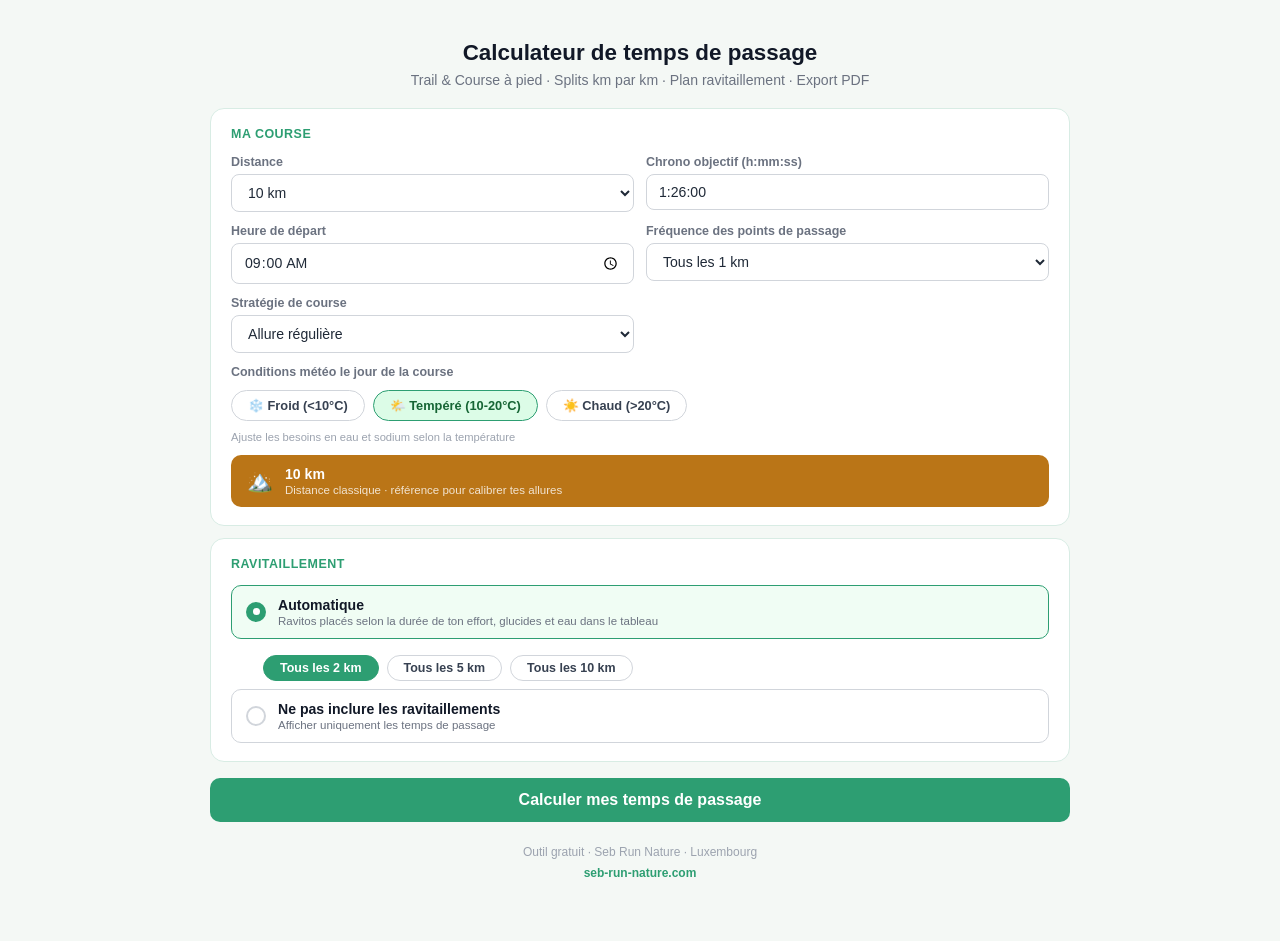
<file: calculateur_temps_passage_trail (3).html>
<!DOCTYPE html>
<html lang="fr">
<head>
<meta charset="UTF-8">
<meta name="viewport" content="width=device-width, initial-scale=1.0">
<title>Calculateur Temps de Passage Trail · Seb Run Nature</title>
<style>
*{box-sizing:border-box;margin:0;padding:0;}
body{font-family:Arial,Helvetica,sans-serif;background:#f4f8f5;color:#1f2937;padding:16px;}
.cw{max-width:860px;margin:0 auto 40px;}
.cw-header{text-align:center;padding:24px 16px 20px;}
.cw-header h1{font-size:1.4rem;font-weight:800;color:#111827;margin-bottom:6px;}
.cw-header p{font-size:.88rem;color:#6b7280;}
.cw-section{background:#fff;border:1px solid #d8ece4;border-radius:14px;padding:18px 20px;margin-bottom:12px;}
.cw-section-title{font-size:.78rem;font-weight:800;text-transform:uppercase;letter-spacing:.5px;color:#2d9e72;margin-bottom:14px;}
.cw-grid{display:grid;grid-template-columns:1fr 1fr;gap:12px;}
.cw-field{display:flex;flex-direction:column;gap:5px;}
.cw-label{font-size:.78rem;font-weight:700;color:#6b7280;}
input,select,textarea{width:100%;padding:9px 12px;border:1px solid #d1d5db;border-radius:8px;font-size:.88rem;font-family:Arial,Helvetica,sans-serif;background:#fff;color:#1f2937;}
input:focus,select:focus,textarea:focus{outline:none;border-color:#2d9e72;}
textarea{resize:none;}
.dist-banner{background:#BA7517;border-radius:10px;padding:11px 16px;margin-top:12px;display:none;align-items:center;gap:12px;}
.dist-banner-icon{font-size:1.3rem;flex-shrink:0;}
.dist-banner-text{font-size:.88rem;font-weight:800;color:#fff;}
.dist-banner-sub{font-size:.72rem;color:rgba(255,255,255,.8);margin-top:2px;}
.radio-group{display:flex;flex-direction:column;gap:8px;}
.radio-opt{display:flex;align-items:center;gap:12px;padding:11px 14px;border:1px solid #d1d5db;border-radius:10px;cursor:pointer;}
.radio-opt.selected{border-color:#2d9e72;background:#f0fdf4;}
.radio-dot{width:20px;height:20px;border-radius:50%;border:2px solid #d1d5db;flex-shrink:0;display:flex;align-items:center;justify-content:center;}
.radio-dot.on{border-color:#2d9e72;background:#2d9e72;}
.radio-dot.on::after{content:'';width:7px;height:7px;background:#fff;border-radius:50%;}
.radio-label{font-size:.88rem;font-weight:700;color:#111827;}
.radio-sub{font-size:.72rem;color:#6b7280;margin-top:2px;}
.freq-pills{display:flex;gap:8px;margin-top:8px;margin-left:32px;flex-wrap:wrap;}
.freq-pill{padding:5px 16px;border:1px solid #d1d5db;border-radius:20px;font-size:.78rem;font-weight:700;cursor:pointer;background:#fff;color:#374151;}
.freq-pill.on{background:#2d9e72;color:#fff;border-color:#2d9e72;}
.cw-btn{width:100%;padding:13px;background:#2d9e72;color:#fff;border:none;border-radius:10px;font-size:1rem;font-weight:800;cursor:pointer;margin-top:4px;font-family:Arial,Helvetica,sans-serif;}
.cw-btn:hover{background:#1e7a56;}
.res-cards{display:grid;grid-template-columns:repeat(4,1fr);gap:10px;margin-bottom:14px;}
.res-card{background:#f0fdf4;border:1px solid #d8ece4;border-radius:10px;padding:12px 8px;text-align:center;}
.res-val{font-size:1rem;font-weight:800;color:#1e7a56;line-height:1.2;}
.res-lbl{font-size:.65rem;font-weight:700;text-transform:uppercase;letter-spacing:.3px;color:#6b857c;margin-top:4px;}
.arrivee-banner{background:#EF9F27;border-radius:10px;padding:9px 14px;margin-bottom:14px;font-size:.85rem;font-weight:800;color:#412402;display:none;}
.t-wrap{overflow-x:auto;-webkit-overflow-scrolling:touch;}
table{width:100%;border-collapse:collapse;font-size:.8rem;}
th{text-align:left;padding:8px 10px;font-size:.72rem;font-weight:800;text-transform:uppercase;letter-spacing:.3px;background:#1a4a32;color:#a8f0d0;white-space:nowrap;}
th:first-child{border-radius:8px 0 0 0;}
th:last-child{border-radius:0 8px 0 0;}
td{padding:8px 10px;border-bottom:1px solid #e6f7f1;vertical-align:middle;}
tr:last-child td{border-bottom:none;font-weight:800;background:#f0fdf4;}
tr.is-ravito td{background:#e6f7f1;}
tr.is-ravito td:first-child{border-left:3px solid #2d9e72;}
tr.is-half td{background:#dcfce7;font-weight:700;}
.rav-badge{display:inline-flex;align-items:center;gap:3px;background:#2d9e72;color:#fff;border-radius:10px;padding:2px 8px;font-size:.72rem;font-weight:700;white-space:nowrap;}
.gluc-col{min-width:70px;}
.eau-col{min-width:70px;}
.gluc-pill{display:inline-block;background:#EF9F27;color:#412402;border-radius:8px;padding:1px 7px;font-size:.72rem;font-weight:700;white-space:nowrap;}
.eau-pill{display:inline-block;background:#bfdbfe;color:#1e40af;border-radius:8px;padding:1px 7px;font-size:.72rem;font-weight:700;white-space:nowrap;}
.cum-lbl{font-size:.65rem;color:#9ca3af;margin-top:2px;display:block;}
.totals-row{display:grid;grid-template-columns:repeat(3,1fr);gap:10px;margin-top:14px;}
.tot-card{background:#f0fdf4;border:1px solid #d8ece4;border-radius:10px;padding:12px;text-align:center;}
.tot-val{font-size:1.1rem;font-weight:800;color:#1e7a56;}
.tot-lbl{font-size:.65rem;font-weight:700;text-transform:uppercase;letter-spacing:.3px;color:#6b857c;margin-top:4px;}
.disclaimer{background:#f8fdfb;border:1px solid #d8ece4;border-radius:10px;padding:12px 14px;font-size:.75rem;color:#6b7280;line-height:1.7;margin-top:12px;}
.disclaimer strong{color:#374151;}
.pdf-section{background:#fff;border:1px solid #d8ece4;border-radius:14px;padding:18px 20px;margin-top:12px;}
.format-pills{display:flex;gap:8px;margin-bottom:14px;}
.format-pill{padding:8px 20px;border:1px solid #d1d5db;border-radius:20px;font-size:.85rem;font-weight:700;cursor:pointer;background:#fff;color:#374151;}
.format-pill.on{background:#1a4a32;color:#a8f0d0;border-color:#1a4a32;}
.motto-count{font-size:.72rem;color:#9ca3af;margin-top:4px;}
.btn-row{display:flex;gap:10px;margin-top:14px;}
.btn-row .cw-btn{margin-top:0;}
.btn-modifier{flex:0 0 auto;padding:13px 20px;background:#f0fdf4;color:#1e7a56;border:1px solid #2d9e72;border-radius:10px;font-size:.88rem;font-weight:800;cursor:pointer;font-family:Arial,Helvetica,sans-serif;}
.btn-modifier:hover{background:#dcfce7;}
.pdf-hint{font-size:.72rem;color:#9ca3af;margin-top:8px;line-height:1.6;}
.cw-footer{text-align:center;font-size:.75rem;color:#9ca3af;margin-top:20px;line-height:1.8;}
.cw-footer a{color:#2d9e72;font-weight:700;text-decoration:none;}
.weather-pills{display:flex;gap:8px;margin-top:6px;flex-wrap:wrap;}
.weather-pill{padding:7px 16px;border:1.5px solid #d1d5db;border-radius:20px;font-size:.8rem;font-weight:700;cursor:pointer;background:#fff;color:#374151;font-family:Arial,Helvetica,sans-serif;transition:all .18s;}
.weather-pill.cold.on{background:#dbeafe;color:#1e40af;border-color:#3b82f6;}
.weather-pill.moderate.on{background:#dcfce7;color:#166534;border-color:#2d9e72;}
.weather-pill.hot.on{background:#fee2e2;color:#991b1b;border-color:#ef4444;}
.alert-box{border-radius:10px;padding:10px 14px;margin-top:12px;font-size:.82rem;font-weight:700;line-height:1.6;display:none;}
.alert-danger{background:#fee2e2;border:1px solid #fca5a5;color:#991b1b;}
.alert-warn{background:#fef9c3;border:1px solid #fde047;color:#854d0e;}
.nutrition-summary{background:#f0fdf4;border:1px solid #d8ece4;border-radius:10px;padding:12px 16px;margin-top:12px;display:none;}
.ns-title{font-size:.7rem;font-weight:800;text-transform:uppercase;letter-spacing:.5px;color:#2d9e72;margin-bottom:8px;}
.ns-grid{display:flex;gap:12px;flex-wrap:wrap;}
.ns-item{text-align:center;flex:1;min-width:70px;}
.ns-val{font-size:1rem;font-weight:800;color:#1e7a56;}
.ns-lbl{font-size:.62rem;color:#6b7280;text-transform:uppercase;letter-spacing:.3px;margin-top:2px;}
@media(max-width:600px){
  .cw-grid{grid-template-columns:1fr;}
  .res-cards{grid-template-columns:1fr 1fr;}
  .totals-row{grid-template-columns:1fr;}
  .btn-row{flex-direction:column;}
}
@media(max-width:680px){
  table{font-size:.72rem;}
  th,td{padding:6px 6px;}
  .hide-mobile{display:none;}
  .t-wrap{border-radius:8px;border:1px solid #d8ece4;}
}
/* PDF géré via window.open() */
</style>
</head>
<body>
<div class="cw">

<div class="cw-header">
  <h1>Calculateur de temps de passage</h1>
  <p>Trail &amp; Course à pied · Splits km par km · Plan ravitaillement · Export PDF</p>
</div>

<div class="cw-section">
  <div class="cw-section-title">Ma course</div>
  <div class="cw-grid">
    <div class="cw-field">
      <span class="cw-label">Distance</span>
      <select id="dist" onchange="onDistChange()">
        <option value="5">5 km</option>
        <option value="10" selected>10 km</option>
        <option value="15">15 km</option>
        <option value="18.7">Uelzechtdall 18,7 km</option>
        <option value="21.1">Semi-marathon 21,1 km</option>
        <option value="42.195">Marathon 42,195 km</option>
        <option value="50">Ultra 50 km</option>
        <option value="80">Ultra 80 km</option>
        <option value="100">Ultra 100 km</option>
        <option value="custom">Distance personnalisée</option>
      </select>
    </div>
    <div class="cw-field" id="customField" style="display:none;">
      <span class="cw-label">Distance (km)</span>
      <input type="number" id="customDist" min="1" max="200" step="0.1" placeholder="ex: 18.5" oninput="onDistChange()">
    </div>
    <div class="cw-field">
      <span class="cw-label">Chrono objectif (h:mm:ss)</span>
      <input type="text" id="targetTime" placeholder="1:26:00" value="1:26:00">
    </div>
    <div class="cw-field">
      <span class="cw-label">Heure de départ</span>
      <input type="time" id="startTime" value="09:00">
    </div>
    <div class="cw-field">
      <span class="cw-label">Fréquence des points de passage</span>
      <select id="freq">
        <option value="1" selected>Tous les 1 km</option>
        <option value="2">Tous les 2 km</option>
        <option value="5">Tous les 5 km</option>
      </select>
    </div>
    <div class="cw-field">
      <span class="cw-label">Stratégie de course</span>
      <select id="strat">
        <option value="even">Allure régulière</option>
        <option value="neg">Départ conservateur (accélération finale)</option>
        <option value="pos">Départ rapide (gestion en fin de course)</option>
      </select>
    </div>
    <div class="cw-field" style="grid-column:1/-1;">
      <span class="cw-label">Conditions météo le jour de la course</span>
      <div class="weather-pills">
        <button class="weather-pill cold" onclick="setWeather('cold',this)">❄️ Froid (&lt;10°C)</button>
        <button class="weather-pill moderate on" onclick="setWeather('moderate',this)">🌤️ Tempéré (10-20°C)</button>
        <button class="weather-pill hot" onclick="setWeather('hot',this)">☀️ Chaud (&gt;20°C)</button>
      </div>
      <div style="font-size:.7rem;color:#9ca3af;margin-top:5px;">Ajuste les besoins en eau et sodium selon la température</div>
    </div>
  </div>
  <div id="distBanner" class="dist-banner">
    <div class="dist-banner-icon">🏔️</div>
    <div>
      <div class="dist-banner-text" id="distBannerText"></div>
      <div class="dist-banner-sub" id="distBannerSub"></div>
    </div>
  </div>
</div>

<div class="cw-section">
  <div class="cw-section-title">Ravitaillement</div>
  <div class="radio-group">
    <div class="radio-opt selected" id="opt-auto" onclick="setRavito('auto')">
      <div class="radio-dot on" id="dot-auto"></div>
      <div>
        <div class="radio-label">Automatique</div>
        <div class="radio-sub">Ravitos placés selon la durée de ton effort, glucides et eau dans le tableau</div>
      </div>
    </div>
    <div class="freq-pills" id="freqPills">
      <div class="freq-pill on" id="fp2" onclick="setFreq(2)">Tous les 2 km</div>
      <div class="freq-pill" id="fp5" onclick="setFreq(5)">Tous les 5 km</div>
      <div class="freq-pill" id="fp10" onclick="setFreq(10)">Tous les 10 km</div>
    </div>
    <div class="radio-opt" id="opt-none" onclick="setRavito('none')">
      <div class="radio-dot" id="dot-none"></div>
      <div>
        <div class="radio-label">Ne pas inclure les ravitaillements</div>
        <div class="radio-sub">Afficher uniquement les temps de passage</div>
      </div>
    </div>
  </div>
</div>

<button class="cw-btn" onclick="calculate()">Calculer mes temps de passage</button>

<div id="output" style="display:none;">

  <div class="cw-section" style="margin-top:12px;">
    <div class="res-cards">
      <div class="res-card"><div class="res-val" id="rAllure">—</div><div class="res-lbl">Allure moyenne</div></div>
      <div class="res-card"><div class="res-val" id="rVitesse">—</div><div class="res-lbl">Vitesse moy.</div></div>
      <div class="res-card"><div class="res-val" id="rDemi">—</div><div class="res-lbl">Mi-course</div></div>
      <div class="res-card"><div class="res-val" id="rFin">—</div><div class="res-lbl">Heure d&apos;arrivée</div></div>
    </div>
    <div id="arriveeBanner" class="arrivee-banner"></div>
    <div class="t-wrap">
      <table>
        <thead>
          <tr>
            <th>Point de passage</th>
            <th>Allure</th>
            <th>Temps de course</th>
            <th>Heure réelle</th>
            <th id="thRavito" style="display:none;">Ravitaillement</th>
            <th id="thGluc" style="display:none;">Glucides</th>
            <th id="thEau" style="display:none;">Eau</th>
            <th class="hide-mobile">Écart objectif</th>
          </tr>
        </thead>
        <tbody id="splitsBody"></tbody>
      </table>
    </div>
    <div id="totalsRow" class="totals-row" style="display:none;">
      <div class="tot-card"><div class="tot-val" id="totGluc">—</div><div class="tot-lbl">Glucides totaux</div></div>
      <div class="tot-card"><div class="tot-val" id="totEau">—</div><div class="tot-lbl">Eau totale</div></div>
      <div class="tot-card"><div class="tot-val" id="totSod">—</div><div class="tot-lbl">Sodium total</div></div>
    </div>
    <div id="alertBox" class="alert-box"></div>
    <div id="nutritionSummary" class="nutrition-summary">
      <div class="ns-title">Résumé nutrition course</div>
      <div class="ns-grid">
        <div class="ns-item"><div class="ns-val" id="nsEau">—</div><div class="ns-lbl">Eau totale</div></div>
        <div class="ns-item"><div class="ns-val" id="nsGluc">—</div><div class="ns-lbl">Glucides totaux</div></div>
        <div class="ns-item"><div class="ns-val" id="nsSod">—</div><div class="ns-lbl">Sodium total</div></div>
        <div class="ns-item"><div class="ns-val" id="nsEauH">—</div><div class="ns-lbl">Eau / heure</div></div>
        <div class="ns-item"><div class="ns-val" id="nsGlucH">—</div><div class="ns-lbl">Glucides / heure</div></div>
      </div>
    </div>
    <div class="disclaimer">
      <strong>Temps de passage :</strong> Ces estimations sont basées sur ton chrono objectif. Ta forme du jour, la météo, le terrain ou les conditions de course peuvent influencer ton allure réelle.
      <span id="disclaimerRavito" style="display:none;"><br><br><strong>Ravitaillement :</strong> Les quantités indiquées sont indicatives et basées sur des recommandations générales. Consulte un nutritionniste du sport pour un plan personnalisé.</span>
    </div>
  </div>

  <div class="pdf-section">
    <div class="cw-section-title">Exporter mon tableau</div>
    <div class="cw-label" style="margin-bottom:8px;">Format du PDF</div>
    <div class="format-pills">
      <div class="format-pill on" id="pfV" onclick="setFormat('portrait')">Vertical (Portrait)</div>
      <div class="format-pill" id="pfH" onclick="setFormat('landscape')">Horizontal (Paysage)</div>
    </div>
    <div class="cw-label" style="margin-bottom:6px;">Ton message pour te motiver le jour J</div>
    <textarea id="mottoInput" rows="2" maxlength="120"
      placeholder="Ex : Je suis prêt(e), j&apos;ai tout donné à l&apos;entraînement. Ce tableau c&apos;est mon plan de bataille !"
      oninput="updateCount()"></textarea>
    <div class="motto-count" id="mottoCount">120 caractères restants</div>
    <div class="btn-row">
      <button class="cw-btn" onclick="exportPDF()">Générer le PDF</button>
      <button class="btn-modifier" onclick="window.scrollTo({top:0,behavior:'smooth'})">Modifier</button>
    </div>
    <div class="pdf-hint">
      Le PDF s'ouvre dans la fenêtre d'impression · clique sur "Enregistrer en PDF" ou "Imprimer".<br>
      Sur mobile : Safari iOS ou Chrome → Partager → Imprimer.<br>
      <strong>Conseil :</strong> si le tableau contient les colonnes ravito, le format <em>Horizontal (Paysage)</em> est recommandé pour tout faire tenir sur une page.
    </div>
  </div>

</div>

<div class="cw-footer">
  Outil gratuit · Seb Run Nature · Luxembourg<br>
  <a href="https://www.seb-run-nature.com" target="_blank" rel="noopener">seb-run-nature.com</a>
</div>

</div>


<script>
var ravitoMode='auto', ravitoFreq=2, pdfFormat='portrait', currentWeather='moderate';

var NUTRITION_CONFIG = {
  water: [
    {maxH:1.5, mlH:0},
    {maxH:2.5, mlH:400},
    {maxH:4,   mlH:550},
    {maxH:99,  mlH:650}
  ],
  carbs: [
    {maxH:1.5, gH:0},
    {maxH:2.5, gH:40},
    {maxH:5,   gH:60},
    {maxH:99,  gH:50}
  ],
  sodium: {base:500},
  weather: {
    cold:     {water:0.8, sodium:0.7},
    moderate: {water:1.0, sodium:1.0},
    hot:      {water:1.4, sodium:1.6}
  },
  alerts: {
    carbsMax:80,
    waterMin:400,
    hypo:{waterMin:700, sodiumMax:300}
  }
};

function setWeather(w, btn) {
  currentWeather = w;
  document.querySelectorAll('.weather-pill').forEach(function(b){b.classList.remove('on');});
  btn.classList.add('on');
}

function getNutritionPerRavito(totalSec, ravitoFreqKm, distKm) {
  var h = totalSec / 3600;
  if (h < 1.5) return null;
  var mod = NUTRITION_CONFIG.weather[currentWeather];
  var nbRavitos = Math.floor(distKm / ravitoFreqKm);
  if (nbRavitos < 1) nbRavitos = 1;
  // Valeurs horaires
  var waterBase = 0, carbsBase = 0;
  NUTRITION_CONFIG.water.forEach(function(r){if(h<=r.maxH&&!waterBase)waterBase=r.mlH;});
  NUTRITION_CONFIG.carbs.forEach(function(r){if(h<=r.maxH&&!carbsBase)carbsBase=r.gH;});
  if(!waterBase) waterBase = 650;
  if(!carbsBase) carbsBase = 50;
  var waterH = Math.round(waterBase * mod.water);
  var carbsH = carbsBase;
  var sodiumH = Math.round(NUTRITION_CONFIG.sodium.base * mod.sodium);
  // Par ravito
  var waterPerRav = Math.round(waterH * h / nbRavitos);
  var carbsPerRav = Math.round(carbsH * h / nbRavitos);
  var sodiumPerRav = Math.round(sodiumH * h / nbRavitos);
  // Label detail
  var detail = h < 2.5 ? 'Gel + eau' : h < 5 ? 'Gel + eau + sel' : 'Solide + eau + sel';
  return {
    gluc: carbsPerRav,
    glucL: '~'+carbsPerRav+'g',
    eau: waterPerRav,
    eauL: waterPerRav+'ml',
    sod: sodiumPerRav,
    detail: detail,
    // Totaux horaires pour alertes
    waterH: waterH,
    carbsH: carbsH,
    sodiumH: sodiumH,
    totalWater: Math.round(waterH * h),
    totalCarbs: Math.round(carbsH * h),
    totalSodium: Math.round(sodiumH * h)
  };
}

function getAlerts(n) {
  if (!n) return [];
  var alerts = [];
  if (n.carbsH > NUTRITION_CONFIG.alerts.carbsMax)
    alerts.push({type:'danger', msg:'Attention saturation gastrique — '+n.carbsH+'g/h de glucides depasse le seuil de 80g/h. Reduisez la frequence ou alternez gel et solide.'});
  if (n.waterH < NUTRITION_CONFIG.alerts.waterMin)
    alerts.push({type:'warn', msg:'Hydratation insuffisante — '+n.waterH+'ml/h est en dessous du minimum recommande de 400ml/h. Augmentez la frequence des ravitos.'});
  if (n.waterH > NUTRITION_CONFIG.alerts.hypo.waterMin && n.sodiumH < NUTRITION_CONFIG.alerts.hypo.sodiumMax)
    alerts.push({type:'danger', msg:'Risque d hyponatremie — vous buvez beaucoup ('+n.waterH+'ml/h) mais peu de sodium ('+n.sodiumH+'mg/h). Ajoutez du sel ou des capsules sodium.'});
  return alerts;
}
var lastRows=[], lastMeta={};

var DIST_INFO={
  '5':{label:'5 km',sub:'Courte distance \u00B7 moins de 30 min pour les rapides'},
  '10':{label:'10 km',sub:'Distance classique \u00B7 r\u00E9f\u00E9rence pour calibrer tes allures'},
  '15':{label:'15 km',sub:'Trail court \u00B7 1 \u00E0 2 ravitos selon ton allure'},
  '18.7':{label:'Uelzechtdall 18,7 km',sub:'Trail Lorentzweiler \u00B7 550 m D+ \u00B7 sentiers et for\u00EAt'},
  '21.1':{label:'Semi-marathon 21,1 km',sub:'21,097 km officiels \u00B7 distance de r\u00E9f\u00E9rence'},
  '42.195':{label:'Marathon 42,195 km',sub:'La reine des distances \u00B7 42,195 km officiels'},
  '50':{label:'Ultra 50 km',sub:'Ultra trail \u00B7 gestion de l\'effort sur la dur\u00E9e'},
  '80':{label:'Ultra 80 km',sub:'Grand ultra \u00B7 nutrition et mental \u00E0 anticiper'},
  '100':{label:'Ultra 100 km',sub:'100 km \u00B7 le d\u00E9fi ultime du trail running'}
};

function onDistChange(){
  var sel=document.getElementById('dist').value;
  var cf=document.getElementById('customField');
  cf.style.display=sel==='custom'?'block':'none';
  var banner=document.getElementById('distBanner');
  if(sel!=='custom'&&DIST_INFO[sel]){
    document.getElementById('distBannerText').textContent=DIST_INFO[sel].label;
    document.getElementById('distBannerSub').textContent=DIST_INFO[sel].sub;
    banner.style.display='flex';
  } else if(sel==='custom'){
    var v=parseFloat(document.getElementById('customDist').value);
    if(v>0){
      document.getElementById('distBannerText').textContent=v+' km \u00B7 distance personnalis\u00E9e';
      document.getElementById('distBannerSub').textContent='Ton trail, tes r\u00E8gles.';
      banner.style.display='flex';
    } else banner.style.display='none';
  } else banner.style.display='none';
}

function setRavito(m){
  ravitoMode=m;
  ['auto','none'].forEach(function(x){
    document.getElementById('opt-'+x).classList.toggle('selected',x===m);
    document.getElementById('dot-'+x).classList.toggle('on',x===m);
  });
  document.getElementById('freqPills').style.display=m==='auto'?'flex':'none';
}

function setFreq(f){
  ravitoFreq=f;
  [2,5,10].forEach(function(v){document.getElementById('fp'+v).classList.toggle('on',v===f);});
}

function setFormat(f){
  pdfFormat=f;
  document.getElementById('pfV').classList.toggle('on',f==='portrait');
  document.getElementById('pfH').classList.toggle('on',f==='landscape');
}

function updateCount(){
  var r=120-document.getElementById('mottoInput').value.length;
  document.getElementById('mottoCount').textContent=r+' caract\u00E8re'+(r!==1?'s':'')+' restant'+(r!==1?'s':'');
}

function parseTime(s){
  var p=s.trim().split(':').map(Number);
  if(p.length===3)return p[0]*3600+p[1]*60+p[2];
  if(p.length===2)return p[0]*60+p[1];
  return NaN;
}

function fmtTime(sec){
  sec=Math.round(sec);
  var h=Math.floor(sec/3600),m=Math.floor((sec%3600)/60),s=sec%60;
  if(h>0)return h+':'+pad(m)+':'+pad(s);
  return m+':'+pad(s);
}

function pad(n){return String(n).padStart(2,'0');}

function fmtPace(spm){
  var m=Math.floor(spm/60),s=Math.round(spm%60);
  return m+"'"+pad(s)+'"/km';
}

function addTime(hhmm,addSec){
  var p=hhmm.split(':').map(Number);
  var base=p[0]*3600+p[1]*60+Math.round(addSec);
  return pad(Math.floor(base/3600)%24)+':'+pad(Math.floor((base%3600)/60));
}

// getNutritionPerRavito définie plus haut avec NUTRITION_CONFIG
function getRavito(totalSec){ return getNutritionPerRavito(totalSec, ravitoFreq, lastMeta.dist||10); }

function calculate(){
  var distSel=document.getElementById('dist').value;
  var dist=distSel==='custom'?parseFloat(document.getElementById('customDist').value):parseFloat(distSel);
  var totalSec=parseTime(document.getElementById('targetTime').value);
  var startTime=document.getElementById('startTime').value;
  var splitFreq=parseInt(document.getElementById('freq').value);
  var strat=document.getElementById('strat').value;
  if(!dist||isNaN(dist)||isNaN(totalSec)||totalSec<=0)return;

  var avgPace=totalSec/dist;
  document.getElementById('rAllure').textContent=fmtPace(avgPace);
  document.getElementById('rVitesse').textContent=(3600/avgPace).toFixed(1)+' km/h';
  var heureArr=startTime?addTime(startTime,totalSec):null;
  document.getElementById('rFin').textContent=heureArr||fmtTime(totalSec);

  var needs=getNutritionPerRavito(totalSec, ravitoFreq, dist);
  var showR=ravitoMode==='auto'&&needs;
  document.getElementById('thRavito').style.display=showR?'':'none';
  document.getElementById('thGluc').style.display=showR?'':'none';
  document.getElementById('thEau').style.display=showR?'':'none';
  document.getElementById('totalsRow').style.display=showR?'grid':'none';
  document.getElementById('disclaimerRavito').style.display=showR?'inline':'none';

  var points=[];
  var km=splitFreq;
  while(km<dist-0.01){points.push(Math.round(km*10)/10);km+=splitFreq;}
  points.push(Math.round(dist*10)/10);

  var halfTime=null, halfDist=dist/2;
  var totG=0,totE=0,totS=0,gCum=0,eCum=0;
  var tbody=document.getElementById('splitsBody');
  tbody.innerHTML='';
  lastRows=[];

  points.forEach(function(pt,idx){
    var elapsed=0,segStart=0;
    for(var j=0;j<=idx;j++){
      var p=points[j],seg=p-segStart,pace=avgPace;
      if(strat==='neg')pace=avgPace*(1+0.05*(1-2*p/dist));
      else if(strat==='pos')pace=avgPace*(1-0.05*(1-2*p/dist));
      elapsed+=seg*pace; segStart=p;
    }
    if(!halfTime&&pt>=halfDist)halfTime=elapsed-(pt-halfDist)*avgPace;

    var isLast=idx===points.length-1;
    var isHalf=!isLast&&Math.abs(pt-halfDist)<splitFreq/2;
    var pace=avgPace;
    if(strat==='neg')pace=avgPace*(1+0.05*(1-2*pt/dist));
    else if(strat==='pos')pace=avgPace*(1-0.05*(1-2*pt/dist));
    var diff=Math.round(elapsed-(pt/dist)*totalSec);
    var diffStr=diff===0?'+-0s':(diff>0?'+':'')+fmtTime(Math.abs(diff));
    var isRav=showR&&!isLast&&Math.round(pt*10)%Math.round(ravitoFreq*10)===0;

    if(isRav&&needs){gCum+=needs.gluc;eCum+=needs.eau;totG+=needs.gluc;totE+=needs.eau;totS+=needs.sod;}
    var hp=startTime?addTime(startTime,elapsed):'--:--';
    var ravData=isRav&&needs?{detail:needs.detail,glucL:needs.glucL,eauL:needs.eauL,gCum:gCum,eCum:eCum}:null;
    lastRows.push({pt:pt,pace:pace,elapsed:elapsed,hp:hp,isRav:isRav,isLast:isLast,isHalf:isHalf,diff:diff,diffStr:diffStr,ravData:ravData});

    var tr=document.createElement('tr');
    if(isRav)tr.className='is-ravito';
    else if(isHalf)tr.className='is-half';

    var rCell='',gCell='',eCell='';
    if(showR){
      if(isLast){
        rCell='<td style="font-size:.72rem;color:#6b7280;">Arriv\u00E9e</td>';
        gCell='<td style="font-size:.72rem;color:#6b7280;">'+totG+'g total</td>';
        eCell='<td style="font-size:.72rem;color:#6b7280;">'+Math.round(totE/100)/10+'L total</td>';
      } else if(isRav&&needs){
        rCell='<td><span class="rav-badge">'+needs.detail+'</span></td>';
        gCell='<td><span class="gluc-pill">'+needs.glucL+'</span><span class="cum-lbl">cum. '+gCum+'g</span></td>';
        eCell='<td><span class="eau-pill">'+needs.eauL+'</span><span class="cum-lbl">cum. '+Math.round(eCum/100)/10+'L</span></td>';
      } else {rCell='<td style="color:#9ca3af;">\u2014</td>';gCell='<td style="color:#9ca3af;">\u2014</td>';eCell='<td style="color:#9ca3af;">\u2014</td>';}
    }
    var dc=Math.abs(diff)<5?'#9ca3af':diff>0?'#E24B4A':'#2d9e72';
    var hb=isHalf?' <span style="font-size:.65rem;color:#166534;">\u00BD course</span>':'';
    tr.innerHTML='<td><strong>'+(isLast?'Arriv\u00E9e '+pt+' km':'Km '+pt)+'</strong>'+hb+'</td>'
      +'<td>'+fmtPace(pace)+'</td><td>'+fmtTime(elapsed)+'</td>'
      +'<td style="font-weight:700;color:#1e7a56;">'+hp+'</td>'
      +rCell+gCell+eCell
      +'<td class="hide-mobile" style="font-size:.78rem;color:'+dc+';">'+diffStr+'</td>';
    tbody.appendChild(tr);
  });

  if(halfTime)document.getElementById('rDemi').textContent=startTime?addTime(startTime,halfTime):fmtTime(halfTime);
  if(showR&&totG>0){
    document.getElementById('totGluc').textContent=totG+'g';
    document.getElementById('totEau').textContent=Math.round(totE/100)/10+'L';
    document.getElementById('totSod').textContent=totS+'mg';
  }
  if(heureArr){
    var b=document.getElementById('arriveeBanner');
    b.innerHTML='D\u00E9part <strong>'+startTime+'</strong> &nbsp;\u00B7&nbsp; Arriv\u00E9e estim\u00E9e <strong>'+heureArr+'</strong> &nbsp;\u00B7&nbsp; Dur\u00E9e <strong>'+fmtTime(totalSec)+'</strong>';
    b.style.display='block';
  }
  lastMeta={dist:dist,totalSec:totalSec,avgPace:avgPace,startTime:startTime,heureArr:heureArr,showR:showR,totG:totG,totE:totE,totS:totS};
  document.getElementById('output').style.display='block';
  document.getElementById('output').scrollIntoView({behavior:'smooth',block:'start'});

  // Résumé nutrition
  if (needs) {
    var ns = document.getElementById('nutritionSummary');
    ns.style.display = 'block';
    document.getElementById('nsEau').textContent = (needs.totalWater/1000).toFixed(1)+'L';
    document.getElementById('nsGluc').textContent = needs.totalCarbs+'g';
    document.getElementById('nsSod').textContent = needs.totalSodium+'mg';
    document.getElementById('nsEauH').textContent = needs.waterH+'ml';
    document.getElementById('nsGlucH').textContent = needs.carbsH+'g';
    // Alertes
    var alerts = getAlerts(needs);
    var ab = document.getElementById('alertBox');
    if (alerts.length > 0) {
      var hasDanger = alerts.some(function(a){return a.type==='danger';});
      ab.className = 'alert-box ' + (hasDanger ? 'alert-danger' : 'alert-warn');
      ab.innerHTML = alerts.map(function(a){return '⚠️ '+a.msg;}).join('<br>');
      ab.style.display = 'block';
    } else {
      ab.style.display = 'none';
    }
  } else {
    document.getElementById('nutritionSummary').style.display = 'none';
    document.getElementById('alertBox').style.display = 'none';
  }
}

function exportPDF(){
  var motto=document.getElementById('mottoInput').value.trim();
  var m=lastMeta;
  if(!m.dist){alert('Lance d\'abord le calcul avant de g\u00E9n\u00E9rer le PDF.');return;}
  var thExtra=m.showR
    ?'<th style="background:#2d9e72;color:#fff;padding:5px 7px;">Ravitaillement</th><th style="background:#BA7517;color:#fff;padding:5px 7px;">Glucides</th><th style="background:#185FA5;color:#fff;padding:5px 7px;">Eau</th>'
    :'';
  var rows='';
  lastRows.forEach(function(r){
    var cls=r.isRav?'background:#e6f7f1;':r.isHalf?'background:#dcfce7;font-weight:700;':'';
    var lborder=r.isRav?'border-left:3px solid #2d9e72;':'';
    var rc='',gc='',ec='';
    if(m.showR){
      if(r.isLast){rc='<td>Arriv\u00E9e</td>';gc='<td>'+m.totG+'g total</td>';ec='<td>'+Math.round(m.totE/100)/10+'L total</td>';}
      else if(r.ravData){
        rc='<td style="color:#1e7a56;font-weight:700;">'+r.ravData.detail+'</td>';
        gc='<td><span style="background:#EF9F27;color:#412402;border-radius:6px;padding:1px 6px;font-size:9px;font-weight:700;white-space:nowrap;">'+r.ravData.glucL+'</span><br><small style="color:#9ca3af;">cum. '+r.ravData.gCum+'g</small></td>';
        ec='<td><span style="background:#bfdbfe;color:#1e40af;border-radius:6px;padding:1px 6px;font-size:9px;font-weight:700;white-space:nowrap;">'+r.ravData.eauL+'</span><br><small style="color:#9ca3af;">cum. '+Math.round(r.ravData.eCum/100)/10+'L</small></td>';
      } else {rc='<td>\u2014</td>';gc='<td>\u2014</td>';ec='<td>\u2014</td>';}
    }
    var dc=Math.abs(r.diff)<5?'#9ca3af':r.diff>0?'#E24B4A':'#2d9e72';
    var fw=r.isLast?'font-weight:800;':'';
    rows+='<tr style="'+cls+fw+'">'
      +'<td style="'+lborder+fw+'"><strong>'+(r.isLast?'Arriv\u00E9e '+r.pt+' km':'Km '+r.pt)+'</strong>'+(r.isHalf?' <em style=\'font-size:9px;color:#166534;\'>\u00BD course</em>':'')+'</td>'
      +'<td>'+fmtPace(r.pace)+'</td><td>'+fmtTime(r.elapsed)+'</td>'
      +'<td style="color:#1e7a56;font-weight:700;">'+r.hp+'</td>'
      +rc+gc+ec
      +'<td style="color:'+dc+';">'+r.diffStr+'</td></tr>';
  });
  var tots=m.showR&&m.totG>0
    ?'<div style="display:flex;gap:12px;margin:10px 0;flex-wrap:wrap;">'
      +'<div style="border:1px solid #d8ece4;border-radius:6px;padding:6px 14px;text-align:center;"><div style="font-size:14px;font-weight:800;color:#1e7a56;">'+m.totG+'g</div><div style="font-size:9px;color:#6b7280;">Glucides totaux</div></div>'
      +'<div style="border:1px solid #d8ece4;border-radius:6px;padding:6px 14px;text-align:center;"><div style="font-size:14px;font-weight:800;color:#1e7a56;">'+Math.round(m.totE/100)/10+'L</div><div style="font-size:9px;color:#6b7280;">Eau totale</div></div>'
      +'<div style="border:1px solid #d8ece4;border-radius:6px;padding:6px 14px;text-align:center;"><div style="font-size:14px;font-weight:800;color:#1e7a56;">'+m.totS+'mg</div><div style="font-size:9px;color:#6b7280;">Sodium total</div></div>'
      +'</div>'
    :'';
  var mottoH=motto?'<div style="margin-top:14px;padding:10px 14px;border:1px solid #d8ece4;border-radius:8px;font-size:11px;font-style:italic;color:#374151;background:#f0fdf4;">"'+motto+'"</div>':'';
  var arrH=m.heureArr?'<div style="background:#EF9F27;border-radius:6px;padding:6px 14px;font-size:11px;font-weight:800;color:#412402;display:inline-block;margin:8px 0;">'+'D\u00E9part '+m.startTime+' &nbsp;\u00B7&nbsp; Arriv\u00E9e estim\u00E9e '+m.heureArr+' &nbsp;\u00B7&nbsp; Dur\u00E9e '+fmtTime(m.totalSec)+'</div><br>':'';
  var sel=document.getElementById('dist');
  var distLabel=sel.value==='custom'?m.dist+' km':sel.options[sel.selectedIndex].text;
  var orientation=pdfFormat==='landscape'?'landscape':'portrait';

  var html='<!DOCTYPE html><html lang="fr"><head><meta charset="UTF-8">'
    +'<title>Temps de passage \u00B7 '+distLabel+'</title>'
    +'<style>'
    +'@page{size:A4 '+orientation+';margin:1cm;}'
    +'*{box-sizing:border-box;margin:0;padding:0;}'
    +'body{font-family:Arial,Helvetica,sans-serif;font-size:10px;color:#1f2937;padding:8px;}'
    +'.ph{text-align:center;margin-bottom:12px;padding-bottom:8px;border-bottom:2px solid #2d9e72;}'
    +'.ph h1{font-size:16px;font-weight:800;color:#1a4a32;margin-bottom:2px;}'
    +'.ph p{font-size:9px;color:#6b7280;}'
    +'.pc{display:flex;gap:10px;justify-content:center;margin-bottom:12px;flex-wrap:wrap;}'
    +'.pc-item{border:1px solid #d8ece4;border-radius:8px;padding:6px 14px;text-align:center;}'
    +'.pc-val{font-size:13px;font-weight:800;color:#1e7a56;}'
    +'.pc-lbl{font-size:9px;color:#6b7280;text-transform:uppercase;}'
    +'table{width:100%;border-collapse:collapse;font-size:9px;}'
    +'th{background:#1a4a32;color:#a8f0d0;padding:5px 6px;text-align:left;}'
    +'td{padding:4px 6px;border-bottom:1px solid #e6f7f1;vertical-align:middle;}'
    +'.pf{margin-top:12px;font-size:8px;color:#9ca3af;text-align:center;padding-top:8px;border-top:1px solid #e6f7f1;}'
    +'</style></head><body>'
    +'<div class="ph"><h1>Mes temps de passage \u00B7 '+distLabel+'</h1><p>Seb Run Nature \u00B7 seb-run-nature.com</p></div>'
    +arrH
    +'<div class="pc">'
    +'<div class="pc-item"><div class="pc-val">'+fmtPace(m.avgPace)+'</div><div class="pc-lbl">Allure moyenne</div></div>'
    +'<div class="pc-item"><div class="pc-val">'+fmtTime(m.totalSec)+'</div><div class="pc-lbl">Chrono objectif</div></div>'
    +'<div class="pc-item"><div class="pc-val">'+((3600/m.avgPace).toFixed(1))+' km/h</div><div class="pc-lbl">Vitesse</div></div>'
    +'</div>'
    +'<table><thead><tr>'
    +'<th>Point de passage</th><th>Allure</th><th>Temps de course</th><th>Heure r\u00E9elle</th>'
    +thExtra+'<th>\u00C9cart objectif</th>'
    +'</tr></thead><tbody>'+rows+'</tbody></table>'
    +tots+mottoH
    +'<div class="pf">Ces temps sont des estimations \u00B7 ta forme, la m\u00E9t\u00E9o et le terrain peuvent influencer ton allure r\u00E9elle. Bonne course ! \u00B7 Seb Run Nature \u00B7 seb-run-nature.com</div>'
    +'</body></html>';

  var w=window.open('','_blank','width=800,height=600');
  if(!w){alert('Le navigateur a bloqu\u00E9 la nouvelle fen\u00EAtre. Autorise les popups pour ce site puis r\u00E9essaie.');return;}
  w.document.write(html);
  w.document.close();
  w.focus();
  setTimeout(function(){w.print();},400);
}

onDistChange();
</script>
</body>
</html>
</file>
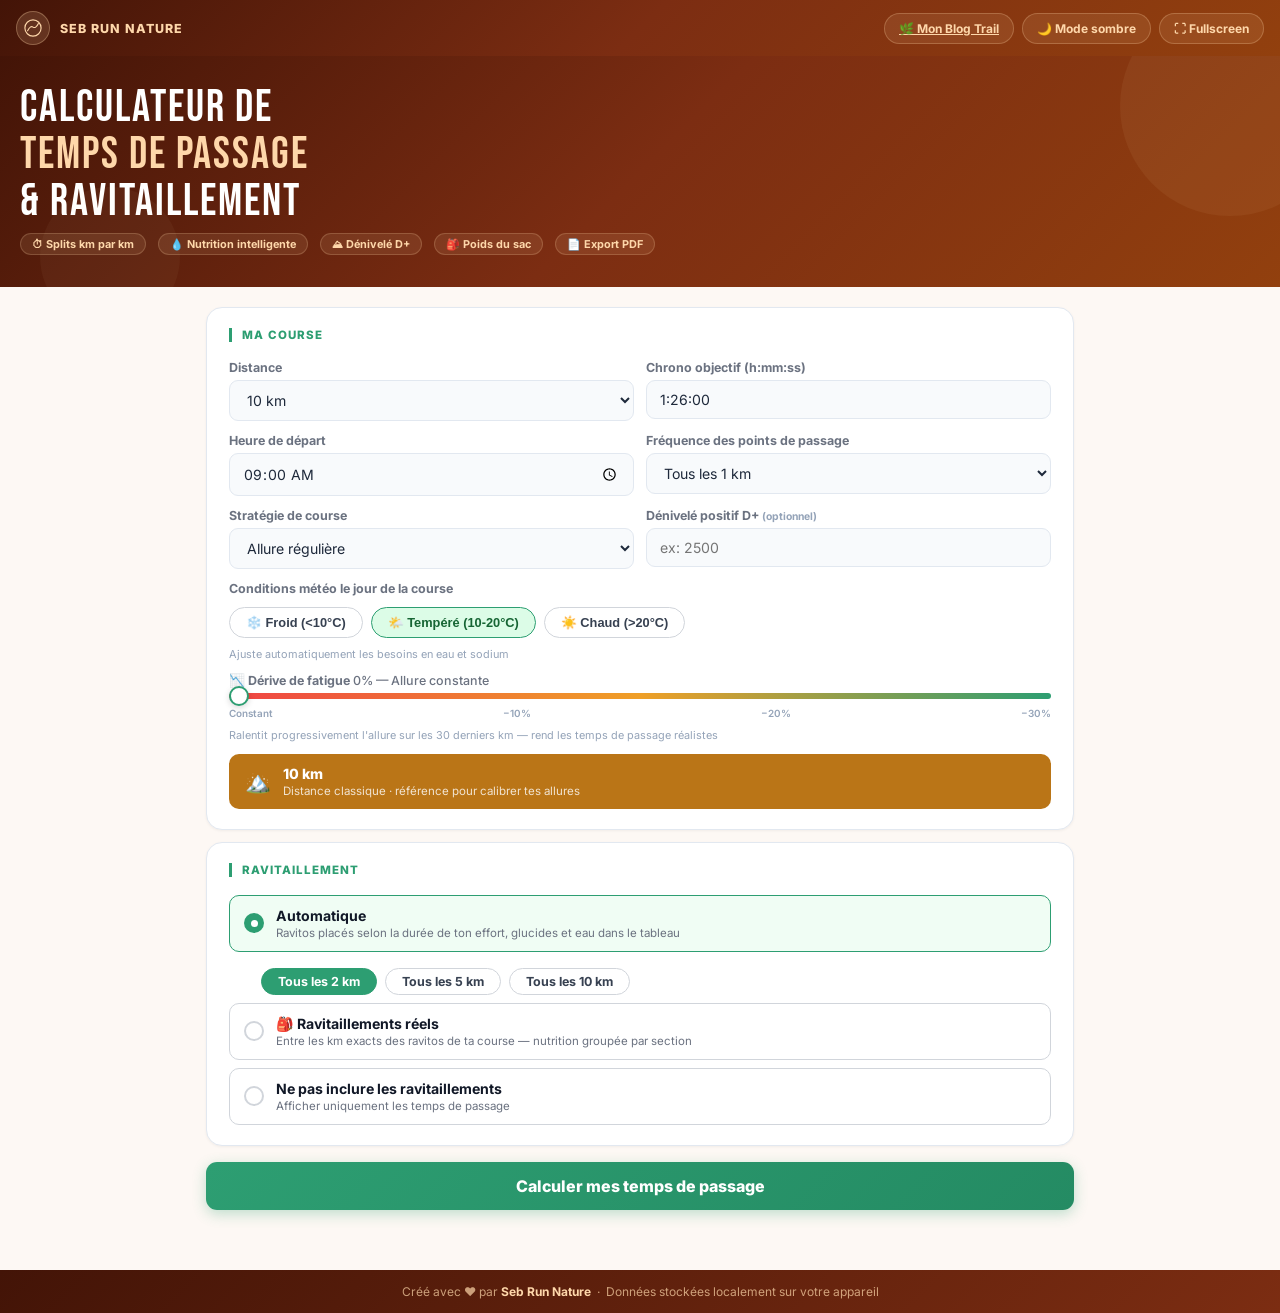
<file: calculateur_temps_passage_trail.html>
<!DOCTYPE html>
<html lang="fr">
<head>
<meta charset="UTF-8">
<meta name="viewport" content="width=device-width, initial-scale=1.0">
<title>Calculateur Temps de Passage Trail · Seb Run Nature</title>
<link rel="preconnect" href="https://fonts.googleapis.com">
<link href="https://fonts.googleapis.com/css2?family=Bebas+Neue&family=Inter:wght@400;600;700;800&family=JetBrains+Mono:wght@400;700&display=swap" rel="stylesheet">
<style>
*{box-sizing:border-box;margin:0;padding:0;}
body{font-family:'Inter',system-ui,sans-serif;background:#fdf8f4;color:#1e293b;margin:0;padding:0;}
.cw{max-width:900px;margin:0 auto;padding:0 16px 60px;}

/* APP HEADER */
.app-topbar{background:linear-gradient(135deg,#431407,#7c2d12,#92400e);padding:8px 16px;display:flex;align-items:center;gap:10px;min-height:56px;box-shadow:0 2px 12px rgba(124,45,18,.4);flex-wrap:wrap;}
.app-logo{display:flex;align-items:center;gap:10px;text-decoration:none;flex-shrink:0;}
.app-logo-icon{width:34px;height:34px;background:rgba(254,215,170,.15);border-radius:50%;display:flex;align-items:center;justify-content:center;border:1.5px solid rgba(254,215,170,.3);}
.app-logo-text{font-size:.78rem;font-weight:800;color:#fed7aa;text-transform:uppercase;letter-spacing:1px;}
.app-topbar-actions{display:flex;gap:8px;margin-left:auto;flex-wrap:wrap;}
.app-topbar-btn{display:inline-flex;align-items:center;gap:6px;padding:7px 14px;border-radius:20px;font-size:.75rem;font-weight:700;cursor:pointer;border:1.5px solid rgba(254,215,170,.25);background:rgba(254,215,170,.1);color:#fed7aa;font-family:'Inter',sans-serif;transition:all .18s;white-space:nowrap;}
.app-topbar-btn:hover{background:rgba(254,215,170,.2);border-color:rgba(254,215,170,.5);}
.app-hero{background:linear-gradient(135deg,#431407,#7c2d12,#92400e);padding:28px 20px 32px;margin-bottom:0;position:relative;overflow:hidden;}
.app-hero::before{content:'';position:absolute;top:-60px;right:-60px;width:220px;height:220px;border-radius:50%;background:rgba(254,215,170,.06);pointer-events:none;}
.app-hero::after{content:'';position:absolute;bottom:-40px;left:40px;width:140px;height:140px;border-radius:50%;background:rgba(254,215,170,.04);pointer-events:none;}
.app-hero-title{font-family:'Bebas Neue',sans-serif;font-size:clamp(2rem,5vw,2.8rem);color:#fff;letter-spacing:2px;line-height:1.05;margin-bottom:8px;}
.app-hero-title span{color:#fed7aa;}
.app-hero-sub{font-size:.85rem;color:rgba(254,215,170,.7);display:flex;gap:12px;flex-wrap:wrap;}
.app-hero-badge{display:inline-flex;align-items:center;gap:5px;background:rgba(254,215,170,.1);border:1px solid rgba(254,215,170,.2);color:#fed7aa;border-radius:14px;padding:3px 11px;font-size:.68rem;font-weight:700;}
.app-content{background:#fdf8f4;padding-top:20px;}

/* DARK MODE OVERRIDE */
body.dark .app-content{background:#0f172a;}
body.dark .cw-section,body.dark .pdf-section{background:#1e293b;border-color:#334155;}
body.dark input,body.dark select,body.dark textarea{background:#0f172a;color:#e2e8f0;border-color:#334155;}
body.dark input:focus,body.dark select:focus{background:#1e293b;}
body.dark .radio-opt{background:#1e293b;border-color:#334155;}
body.dark .freq-pill,body.dark .terrain-pill,body.dark .format-pill{background:#1e293b;color:#94a3b8;}
body.dark .res-card,body.dark .tot-card,body.dark .disclaimer{background:#1e293b;border-color:#334155;}
body.dark .nutrition-summary{background:#1a0a04;border-color:#7c2d12;}
body.dark td{border-bottom-color:#334155;}
body.dark tr:hover td{background:#1e293b!important;}
body.dark tr:last-child td{background:#1a0a04;}
body.dark .cw-badge{background:#1a0a04;border-color:#7c2d12;color:#fed7aa;}
.cw-section{background:#fff;border:1px solid #e2e8f0;border-radius:16px;padding:20px 22px;margin-bottom:12px;box-shadow:0 1px 3px rgba(0,0,0,.05);transition:box-shadow .2s;}
.cw-section-title{font-size:.72rem;font-weight:800;text-transform:uppercase;letter-spacing:1px;color:#2d9e72;border-left:3px solid #2d9e72;padding-left:10px;margin-bottom:18px;}
.cw-grid{display:grid;grid-template-columns:1fr 1fr;gap:12px;}
.cw-field{display:flex;flex-direction:column;gap:5px;}
.cw-label{font-size:.78rem;font-weight:700;color:#6b7280;}
input,select,textarea{width:100%;padding:10px 13px;border:1.5px solid #e2e8f0;border-radius:9px;font-size:.88rem;font-family:'Inter',sans-serif;background:#f8fafc;color:#1e293b;transition:all .18s;}
input:focus,select:focus,textarea:focus{outline:none;border-color:#2d9e72;background:#fff;box-shadow:0 0 0 3px rgba(45,158,114,.1);}
textarea{resize:none;}
.dist-banner{background:#BA7517;border-radius:10px;padding:11px 16px;margin-top:12px;display:none;align-items:center;gap:12px;}
.dist-banner-icon{font-size:1.3rem;flex-shrink:0;}
.dist-banner-text{font-size:.88rem;font-weight:800;color:#fff;}
.dist-banner-sub{font-size:.72rem;color:rgba(255,255,255,.8);margin-top:2px;}
.radio-group{display:flex;flex-direction:column;gap:8px;}
.radio-opt{display:flex;align-items:center;gap:12px;padding:11px 14px;border:1px solid #d1d5db;border-radius:10px;cursor:pointer;}
.radio-opt.selected{border-color:#2d9e72;background:#f0fdf4;}
.radio-dot{width:20px;height:20px;border-radius:50%;border:2px solid #d1d5db;flex-shrink:0;display:flex;align-items:center;justify-content:center;}
.radio-dot.on{border-color:#2d9e72;background:#2d9e72;}
.radio-dot.on::after{content:'';width:7px;height:7px;background:#fff;border-radius:50%;}
.radio-label{font-size:.88rem;font-weight:700;color:#111827;}
.radio-sub{font-size:.72rem;color:#6b7280;margin-top:2px;}
.freq-pills{display:flex;gap:8px;margin-top:8px;margin-left:32px;flex-wrap:wrap;}
.freq-pill{padding:5px 16px;border:1px solid #d1d5db;border-radius:20px;font-size:.78rem;font-weight:700;cursor:pointer;background:#fff;color:#374151;}
.freq-pill.on{background:#2d9e72;color:#fff;border-color:#2d9e72;}
.cw-btn{width:100%;padding:14px;background:linear-gradient(135deg,#2d9e72,#248b63);color:#fff;border:none;border-radius:11px;font-size:1rem;font-weight:800;cursor:pointer;margin-top:4px;font-family:'Inter',sans-serif;box-shadow:0 4px 14px rgba(45,158,114,.3);transition:all .2s;}
.cw-btn:hover{transform:translateY(-1px);box-shadow:0 6px 20px rgba(45,158,114,.35);}
.res-cards{display:grid;grid-template-columns:repeat(4,1fr);gap:10px;margin-bottom:14px;}
.res-card{background:#f0fdf4;border:1px solid #d8ece4;border-radius:10px;padding:12px 8px;text-align:center;}
.res-val{font-size:1rem;font-weight:800;color:#1e7a56;line-height:1.2;font-family:'JetBrains Mono',monospace;font-variant-numeric:tabular-nums;}
.res-lbl{font-size:.65rem;font-weight:700;text-transform:uppercase;letter-spacing:.3px;color:#6b857c;margin-top:4px;}
.arrivee-banner{background:#EF9F27;border-radius:10px;padding:9px 14px;margin-bottom:14px;font-size:.85rem;font-weight:800;color:#412402;display:none;}
.t-wrap{overflow-x:auto;-webkit-overflow-scrolling:touch;}
table{width:100%;border-collapse:collapse;font-size:.8rem;}
th{text-align:left;padding:8px 10px;font-size:.72rem;font-weight:800;text-transform:uppercase;letter-spacing:.3px;background:#1a4a32;color:#a8f0d0;white-space:nowrap;}
th:first-child{border-radius:8px 0 0 0;}
th:last-child{border-radius:0 8px 0 0;}
td{padding:9px 11px;border-bottom:1px solid #f1f5f9;vertical-align:middle;font-family:'JetBrains Mono',monospace;font-size:.78rem;font-variant-numeric:tabular-nums;}
tr:last-child td{border-bottom:none;font-weight:800;background:#f0fdf4;}
tr.is-ravito td{background:#e6f7f1;}
tr.is-ravito td:first-child{border-left:3px solid #2d9e72;}
tr.is-half td{background:#dcfce7;font-weight:700;}
tr:hover td{background:#f8fafc!important;}
.rav-badge{display:inline-flex;align-items:center;gap:3px;background:#2d9e72;color:#fff;border-radius:10px;padding:2px 8px;font-size:.72rem;font-weight:700;white-space:nowrap;}
.gluc-col{min-width:70px;}
.eau-col{min-width:70px;}
.gluc-pill{display:inline-block;background:#EF9F27;color:#412402;border-radius:8px;padding:1px 7px;font-size:.72rem;font-weight:700;white-space:nowrap;}
.eau-pill{display:inline-block;background:#bfdbfe;color:#1e40af;border-radius:8px;padding:1px 7px;font-size:.72rem;font-weight:700;white-space:nowrap;}
.cum-lbl{font-size:.65rem;color:#9ca3af;margin-top:2px;display:block;}
.totals-row{display:grid;grid-template-columns:repeat(3,1fr);gap:10px;margin-top:14px;}
.tot-card{background:#f0fdf4;border:1px solid #d8ece4;border-radius:10px;padding:12px;text-align:center;}
.tot-val{font-size:1.1rem;font-weight:800;color:#1e7a56;font-family:'JetBrains Mono',monospace;}
.tot-lbl{font-size:.65rem;font-weight:700;text-transform:uppercase;letter-spacing:.3px;color:#6b857c;margin-top:4px;}
.disclaimer{background:#f8fdfb;border:1px solid #d8ece4;border-radius:10px;padding:12px 14px;font-size:.75rem;color:#6b7280;line-height:1.7;margin-top:12px;}
.disclaimer strong{color:#374151;}
.pdf-section{background:#fff;border:1px solid #d8ece4;border-radius:14px;padding:18px 20px;margin-top:12px;}
.format-pills{display:flex;gap:8px;margin-bottom:14px;}
.format-pill{padding:8px 20px;border:1px solid #d1d5db;border-radius:20px;font-size:.85rem;font-weight:700;cursor:pointer;background:#fff;color:#374151;}
.format-pill.on{background:#1a4a32;color:#a8f0d0;border-color:#1a4a32;}
.motto-count{font-size:.72rem;color:#9ca3af;margin-top:4px;}
.btn-row{display:flex;gap:10px;margin-top:14px;}
.btn-row .cw-btn{margin-top:0;}
.btn-modifier{flex:0 0 auto;padding:13px 20px;background:#f0fdf4;color:#1e7a56;border:1px solid #2d9e72;border-radius:10px;font-size:.88rem;font-weight:800;cursor:pointer;font-family:'Inter',sans-serif;}
.btn-modifier:hover{background:#dcfce7;}
.pdf-hint{font-size:.72rem;color:#9ca3af;margin-top:8px;line-height:1.6;}
.cw-footer{text-align:center;font-size:.75rem;color:#9ca3af;margin-top:20px;line-height:1.8;}
.cw-footer a{color:#2d9e72;font-weight:700;text-decoration:none;}
.weather-pills{display:flex;gap:8px;margin-top:6px;flex-wrap:wrap;}
.weather-pill{padding:7px 16px;border:1.5px solid #d1d5db;border-radius:20px;font-size:.8rem;font-weight:700;cursor:pointer;background:#fff;color:#374151;font-family:Arial,Helvetica,sans-serif;transition:all .18s;}
.weather-pill.cold.on{background:#dbeafe;color:#1e40af;border-color:#3b82f6;}
.weather-pill.moderate.on{background:#dcfce7;color:#166534;border-color:#2d9e72;}
.weather-pill.hot.on{background:#fee2e2;color:#991b1b;border-color:#ef4444;}
.alert-box{border-radius:10px;padding:10px 14px;margin-top:12px;font-size:.82rem;font-weight:700;line-height:1.6;display:none;}
.alert-danger{background:#fee2e2;border:1px solid #fca5a5;color:#991b1b;}
.alert-warn{background:#fef9c3;border:1px solid #fde047;color:#854d0e;}
.nutrition-summary{background:#f0fdf4;border:1px solid #d8ece4;border-radius:10px;padding:12px 16px;margin-top:12px;display:none;}
.ns-title{font-size:.7rem;font-weight:800;text-transform:uppercase;letter-spacing:.5px;color:#2d9e72;margin-bottom:8px;}
.ns-grid{display:flex;gap:12px;flex-wrap:wrap;}
.ns-item{text-align:center;flex:1;min-width:70px;}
.ns-val{font-size:1rem;font-weight:800;color:#1e7a56;font-family:'JetBrains Mono',monospace;}
.ns-lbl{font-size:.62rem;color:#6b7280;text-transform:uppercase;letter-spacing:.3px;margin-top:2px;}
/* TERRAIN PILLS */
.terrain-pills{display:flex;gap:7px;flex-wrap:wrap;margin-top:6px;}
.terrain-pill{padding:7px 13px;border:1.5px solid #e2e8f0;border-radius:20px;font-size:.78rem;font-weight:700;cursor:pointer;background:#fff;color:#64748b;font-family:'Inter',sans-serif;transition:all .18s;}
.terrain-pill.on{background:#f0fdf4;color:#1a4a32;border-color:#2d9e72;}
/* KM EFFORT BANNER */
.km-effort-banner{background:linear-gradient(135deg,#1a4a32,#1e6644);border-radius:12px;padding:12px 16px;margin-top:12px;display:none;align-items:center;gap:14px;}
.ke-val{font-family:'JetBrains Mono',monospace;font-size:1.1rem;font-weight:700;color:#a8f0d0;}
.ke-lbl{font-size:.7rem;color:rgba(168,240,208,.7);margin-top:2px;}
.ke-detail{font-size:.72rem;color:rgba(168,240,208,.82);margin-top:4px;line-height:1.5;}
/* FATIGUE SLIDER */
input[type=range]{-webkit-appearance:none;height:6px;border-radius:3px;background:linear-gradient(90deg,#ef4444 0%,#EF9F27 50%,#2d9e72 100%);padding:0;border:none;box-shadow:none;cursor:pointer;}
input[type=range]::-webkit-slider-thumb{-webkit-appearance:none;width:20px;height:20px;border-radius:50%;background:#fff;border:2.5px solid #2d9e72;box-shadow:0 2px 6px rgba(0,0,0,.15);}
.fatigue-labels{display:flex;justify-content:space-between;font-size:.62rem;color:#94a3b8;margin-top:3px;font-weight:600;}
/* RAVITO CUSTOM */
.ravito-custom-wrap{margin-top:10px;padding:14px;background:#f0fdf4;border:1px solid #d8ece4;border-radius:10px;display:none;}
.ravito-custom-title{font-size:.72rem;font-weight:700;color:#1a4a32;margin-bottom:8px;}
.ravito-km-input{display:flex;gap:8px;align-items:center;flex-wrap:wrap;}
.ravito-km-input input{max-width:100px;flex:none;}
.ravito-tags{display:flex;gap:6px;flex-wrap:wrap;margin-top:8px;}
.ravito-tag{display:inline-flex;align-items:center;gap:4px;background:#2d9e72;color:#fff;border-radius:6px;padding:3px 10px;font-size:.72rem;font-weight:700;cursor:pointer;}
.ravito-tag:hover{background:#1a4a32;}
.btn-small{padding:7px 14px;background:#f0fdf4;color:#1a4a32;border:1px solid #2d9e72;border-radius:8px;font-size:.78rem;font-weight:700;cursor:pointer;font-family:'Inter',sans-serif;}
/* POIDS SAC */
.section-ravito{background:linear-gradient(135deg,#fff7ed,#ffedd5);border:1px solid #fed7aa;border-radius:12px;padding:14px 18px;margin-top:10px;display:none;}
.sr-title{font-size:.7rem;font-weight:800;text-transform:uppercase;letter-spacing:.6px;color:#92400e;margin-bottom:10px;}
.sr-grid{display:flex;gap:12px;flex-wrap:wrap;margin-bottom:10px;}
.sr-item{text-align:center;flex:1;min-width:90px;background:rgba(255,255,255,.6);border-radius:8px;padding:10px 8px;border:1px solid rgba(254,215,170,.5);}
.sr-val{font-family:'JetBrains Mono',monospace;font-size:1rem;font-weight:800;color:#7c2d12;}
.sr-lbl{font-size:.62rem;color:#92400e;text-transform:uppercase;letter-spacing:.3px;margin-top:3px;font-weight:700;}
.sr-note{font-size:.75rem;color:#b45309;line-height:1.6;background:rgba(255,255,255,.5);border-radius:6px;padding:8px 12px;border-left:3px solid #fed7aa;}
/* DARK MODE */
/* dark-btn deplace dans topbar */
body.dark{background:#0f172a;color:#e2e8f0;}
body.dark .cw-section,body.dark .pdf-section{background:#1e293b;border-color:#334155;}
body.dark input,body.dark select,body.dark textarea{background:#0f172a;color:#e2e8f0;border-color:#334155;}
body.dark input:focus,body.dark select:focus{background:#1e293b;}
body.dark .radio-opt{background:#1e293b;}
body.dark .freq-pill,body.dark .terrain-pill,body.dark .format-pill{background:#1e293b;color:#94a3b8;}
body.dark .res-card,body.dark .tot-card,body.dark .disclaimer{background:#1e293b;border-color:#334155;}
body.dark .nutrition-summary{background:#0d2818;border-color:#1a4a32;}
body.dark td{border-bottom-color:#334155;}
body.dark tr:hover td{background:#1e293b!important;}
body.dark tr:last-child td{background:#0d2818;}
/* ISOL RAVITO CUSTOM */
tr.is-ravito-custom td{background:#fdf4e7;}
tr.is-ravito-custom td:first-child{border-left:3px solid #EF9F27;}
.rav-badge-custom{background:#EF9F27;color:#412402;}
/* FORMAT PILLS */
.format-pill.on{background:#1a4a32;color:#a8f0d0;border-color:#1a4a32;}
@media(max-width:600px){
  #fsBtn{display:none;}
  .app-topbar-btn{padding:6px 10px;font-size:.7rem;}
  .cw-grid{grid-template-columns:1fr;}
  .res-cards{grid-template-columns:1fr 1fr;}
  .totals-row{grid-template-columns:1fr;}
  .btn-row{flex-direction:column;}
}
@media(max-width:680px){
  table{font-size:.72rem;}
  th,td{padding:6px 6px;}
  .hide-mobile{display:none;}
  .t-wrap{border-radius:8px;border:1px solid #d8ece4;}
}
/* PDF géré via window.open() */
</style>
  <link rel="manifest" href="/calculateur-trail/manifest.json">
<meta name="theme-color" content="#7c2d12">
<meta name="apple-mobile-web-app-capable" content="yes">
<meta name="apple-mobile-web-app-title" content="Calculateur Trail">
<!-- Google Analytics -->
<script async src="https://www.googletagmanager.com/gtag/js?id=G-V3787TTF1Y"></script>
<script>
  window.dataLayer = window.dataLayer || [];
  function gtag(){dataLayer.push(arguments);}
  gtag("js", new Date());
  gtag("config", "G-V3787TTF1Y");
</script>
<script>
if("serviceWorker" in navigator){
  navigator.serviceWorker.register("/calculateur-trail/sw.js");
}
</script>
</head>
<body>
<!-- TOPBAR -->
<div class="app-topbar">
  <a href="https://www.seb-run-nature.com" target="_blank" rel="noopener" class="app-logo">
    <div class="app-logo-icon">
      <svg width="18" height="18" viewBox="0 0 40 40" fill="none">
        <circle cx="20" cy="20" r="18" stroke="#fed7aa" stroke-width="2.5"/>
        <path d="M8 26 Q14 14 20 18 Q26 22 32 10" stroke="#fed7aa" stroke-width="2.5" fill="none" stroke-linecap="round"/>
      </svg>
    </div>
    <span class="app-logo-text">Seb Run Nature</span>
  </a>
  <div class="app-topbar-actions">
    <a href="https://www.seb-run-nature.com" target="_blank" rel="noopener" class="app-topbar-btn">🌿 Mon Blog Trail</a>
    <button class="app-topbar-btn" onclick="toggleDark()" id="darkBtn">🌙 Mode sombre</button>
    <button class="app-topbar-btn" onclick="toggleFullscreen()" id="fsBtn">&#x26F6; Fullscreen</button>
  </div>
</div>

<!-- HERO -->
<div class="app-hero">
  <div class="app-hero-title">Calculateur de<br><span>temps de passage</span><br>&amp; ravitaillement</div>
  <div class="app-hero-sub">
    <span class="app-hero-badge">&#x23F1; Splits km par km</span>
    <span class="app-hero-badge">&#x1F4A7; Nutrition intelligente</span>
    <span class="app-hero-badge">&#x26F0; D&eacute;nivel&eacute; D+</span>
    <span class="app-hero-badge">&#x1F392; Poids du sac</span>
    <span class="app-hero-badge">&#x1F4C4; Export PDF</span>
  </div>
</div>

<div class="app-content">
<div class="cw">

<div class="cw-section">
  <div class="cw-section-title">Ma course</div>
  <div class="cw-grid">
    <div class="cw-field">
      <span class="cw-label">Distance</span>
      <select id="dist" onchange="onDistChange()">
        <option value="5">5 km</option>
        <option value="10" selected>10 km</option>
        <option value="15">15 km</option>
        <option value="18.7">Uelzechtdall 18,7 km</option>
        <option value="21.1">Semi-marathon 21,1 km</option>
        <option value="42.195">Marathon 42,195 km</option>
        <option value="50">Ultra 50 km</option>
        <option value="80">Ultra 80 km</option>
        <option value="100">Ultra 100 km</option>
        <option value="200">Ultra 200 km</option>
        <option value="custom">Distance personnalisée</option>
      </select>
    </div>
    <div class="cw-field" id="customField" style="display:none;">
      <span class="cw-label">Distance (km)</span>
      <input type="number" id="customDist" min="1" max="200" step="0.1" placeholder="ex: 18.5" oninput="onDistChange()">
    </div>
    <div class="cw-field">
      <span class="cw-label">Chrono objectif (h:mm:ss)</span>
      <input type="text" id="targetTime" placeholder="1:26:00" value="1:26:00">
    </div>
    <div class="cw-field">
      <span class="cw-label">Heure de départ</span>
      <input type="time" id="startTime" value="09:00">
    </div>
    <div class="cw-field">
      <span class="cw-label">Fréquence des points de passage</span>
      <select id="freq">
        <option value="1" selected>Tous les 1 km</option>
        <option value="2">Tous les 2 km</option>
        <option value="5">Tous les 5 km</option>
      </select>
    </div>
    <div class="cw-field">
      <span class="cw-label">Stratégie de course</span>
      <select id="strat">
        <option value="even">Allure régulière</option>
        <option value="neg">Départ conservateur (accélération finale)</option>
        <option value="pos">Départ rapide (gestion en fin de course)</option>
      </select>
    </div>
    <div class="cw-field">
      <span class="cw-label">Dénivelé positif D+ <span style="font-size:.65rem;color:#94a3b8;">(optionnel)</span></span>
      <input type="number" id="dplus" min="0" max="20000" step="50" placeholder="ex: 2500" oninput="onDplusChange()">
    </div>
    <div class="cw-field" id="terrainField" style="display:none;grid-column:1/-1;">
      <span class="cw-label">⛰️ Technicité du terrain</span>
      <div class="terrain-pills">
        <button class="terrain-pill on" onclick="setTerrain('easy',this)">🟢 Facile (×1.0)</button>
        <button class="terrain-pill" onclick="setTerrain('tech',this)">🟠 Technique (×1.2)</button>
        <button class="terrain-pill" onclick="setTerrain('expert',this)">🔴 Expert / Skyrunning (×1.5)</button>
      </div>
      <div style="font-size:.68rem;color:#94a3b8;margin-top:4px;">Pierriers, racines, dévers — ajuste le temps d'effort réel sur le D+</div>
    </div>
    <div class="cw-field" style="grid-column:1/-1;">
      <span class="cw-label">Conditions météo le jour de la course</span>
      <div class="weather-pills">
        <button class="weather-pill cold" onclick="setWeather('cold',this)">❄️ Froid (&lt;10°C)</button>
        <button class="weather-pill moderate on" onclick="setWeather('moderate',this)">🌤️ Tempéré (10-20°C)</button>
        <button class="weather-pill hot" onclick="setWeather('hot',this)">☀️ Chaud (&gt;20°C)</button>
      </div>
      <div style="font-size:.68rem;color:#94a3b8;margin-top:4px;">Ajuste automatiquement les besoins en eau et sodium</div>
    </div>
    <div class="cw-field" style="grid-column:1/-1;">
      <span class="cw-label">📉 Dérive de fatigue <span id="fatigueVal" style="font-weight:500;">0% — Allure constante</span></span>
      <input type="range" id="fatigueSlider" min="0" max="30" value="0" step="5" oninput="onFatigueChange(this.value)">
      <div class="fatigue-labels"><span>Constant</span><span>−10%</span><span>−20%</span><span>−30%</span></div>
      <div style="font-size:.68rem;color:#94a3b8;margin-top:4px;">Ralentit progressivement l'allure sur les 30 derniers km — rend les temps de passage réalistes</div>
    </div>
  </div>
  <div id="kmEffortBanner" class="km-effort-banner">
    <div style="font-size:1.5rem;flex-shrink:0;">⚡</div>
    <div>
      <div class="ke-val" id="kmEffortVal">— km-effort</div>
      <div class="ke-lbl">Distance effort réelle (D+ intégré)</div>
      <div class="ke-detail" id="kmEffortDetail"></div>
    </div>
  </div>
  <div id="distBanner" class="dist-banner">
    <div class="dist-banner-icon">🏔️</div>
    <div>
      <div class="dist-banner-text" id="distBannerText"></div>
      <div class="dist-banner-sub" id="distBannerSub"></div>
    </div>
  </div>
</div>

<div class="cw-section">
  <div class="cw-section-title">Ravitaillement</div>
  <div class="radio-group">
    <div class="radio-opt selected" id="opt-auto" onclick="setRavito('auto')">
      <div class="radio-dot on" id="dot-auto"></div>
      <div>
        <div class="radio-label">Automatique</div>
        <div class="radio-sub">Ravitos placés selon la durée de ton effort, glucides et eau dans le tableau</div>
      </div>
    </div>
    <div class="freq-pills" id="freqPills">
      <div class="freq-pill on" id="fp2" onclick="setFreq(2)">Tous les 2 km</div>
      <div class="freq-pill" id="fp5" onclick="setFreq(5)">Tous les 5 km</div>
      <div class="freq-pill" id="fp10" onclick="setFreq(10)">Tous les 10 km</div>
    </div>
    <div class="radio-opt" id="opt-custom" onclick="setRavito('custom')">
      <div class="radio-dot" id="dot-custom"></div>
      <div>
        <div class="radio-label">🎒 Ravitaillements réels</div>
        <div class="radio-sub">Entre les km exacts des ravitos de ta course — nutrition groupée par section</div>
      </div>
    </div>
    <div class="ravito-custom-wrap" id="ravitoCustomWrap">
      <div class="ravito-custom-title">Km des ravitaillements officiels</div>
      <div class="ravito-km-input">
        <input type="number" id="ravitoKmInput" min="1" max="300" step="0.5" placeholder="ex: 15">
        <button class="btn-small" onclick="addRavitoKm()">+ Ajouter</button>
      </div>
      <div class="ravito-tags" id="ravitoTags"></div>
      <div style="font-size:.68rem;color:#94a3b8;margin-top:6px;">Clique sur un km pour le supprimer</div>
    </div>
    <div class="radio-opt" id="opt-none" onclick="setRavito('none')">
      <div class="radio-dot" id="dot-none"></div>
      <div>
        <div class="radio-label">Ne pas inclure les ravitaillements</div>
        <div class="radio-sub">Afficher uniquement les temps de passage</div>
      </div>
    </div>
  </div>
</div>

<button class="cw-btn" onclick="calculate()">Calculer mes temps de passage</button>

<div id="output" style="display:none;">

  <div class="cw-section" style="margin-top:12px;">
    <div class="res-cards">
      <div class="res-card"><div class="res-val" id="rAllure">—</div><div class="res-lbl">Allure moyenne</div></div>
      <div class="res-card"><div class="res-val" id="rVitesse">—</div><div class="res-lbl">Vitesse moy.</div></div>
      <div class="res-card"><div class="res-val" id="rDemi">—</div><div class="res-lbl">Mi-course</div></div>
      <div class="res-card"><div class="res-val" id="rFin">—</div><div class="res-lbl">Heure d&apos;arrivée</div></div>
    </div>
    <div id="arriveeBanner" class="arrivee-banner"></div>
    <div class="t-wrap">
      <table>
        <thead>
          <tr>
            <th>Point de passage</th>
            <th>Allure</th>
            <th>Temps de course</th>
            <th>Heure réelle</th>
            <th id="thRavito" style="display:none;">Ravitaillement</th>
            <th id="thGluc" style="display:none;">Glucides</th>
            <th id="thEau" style="display:none;">Eau</th>
            <th class="hide-mobile">Écart objectif</th>
          </tr>
        </thead>
        <tbody id="splitsBody"></tbody>
      </table>
    </div>
    <div id="totalsRow" class="totals-row" style="display:none;">
      <div class="tot-card"><div class="tot-val" id="totGluc">—</div><div class="tot-lbl">Glucides totaux</div></div>
      <div class="tot-card"><div class="tot-val" id="totEau">—</div><div class="tot-lbl">Eau totale</div></div>
      <div class="tot-card"><div class="tot-val" id="totSod">—</div><div class="tot-lbl">Sodium total</div></div>
    </div>
    <div id="sectionRavito" class="section-ravito">
      <div class="sr-title">🎒 Ce que tu emportes entre deux ravitos</div>
      <div class="sr-grid">
        <div class="sr-item"><div class="sr-val" id="srEau">—</div><div class="sr-lbl">💧 Eau / section</div></div>
        <div class="sr-item"><div class="sr-val" id="srGluc">—</div><div class="sr-lbl">🍫 Glucides / section</div></div>
        <div class="sr-item"><div class="sr-val" id="srPoids">—</div><div class="sr-lbl">⚖️ Poids à porter</div></div>
        <div class="sr-item"><div class="sr-val" id="srDist">—</div><div class="sr-lbl">📍 Distance section</div></div>
      </div>
      <div class="sr-note" id="srNote">En trail, tu ne portes que ce qu'il te faut jusqu'au prochain ravito. Tu complètes à chaque point de contrôle.</div>
    </div>
    <div id="alertBox" class="alert-box"></div>
    <div id="nutritionSummary" class="nutrition-summary">
      <div class="ns-title">Résumé nutrition course</div>
      <div class="ns-grid">
        <div class="ns-item"><div class="ns-val" id="nsEau">—</div><div class="ns-lbl">Eau totale</div></div>
        <div class="ns-item"><div class="ns-val" id="nsGluc">—</div><div class="ns-lbl">Glucides totaux</div></div>
        <div class="ns-item"><div class="ns-val" id="nsSod">—</div><div class="ns-lbl">Sodium total</div></div>
        <div class="ns-item"><div class="ns-val" id="nsEauH">—</div><div class="ns-lbl">Eau / heure</div></div>
        <div class="ns-item"><div class="ns-val" id="nsGlucH">—</div><div class="ns-lbl">Glucides / heure</div></div>
        <div class="ns-item"><div class="ns-val" id="nsCal">—</div><div class="ns-lbl">Calories totales</div></div>
      </div>
    </div>
    <div class="disclaimer">
      <strong>Temps de passage :</strong> Ces estimations sont basées sur ton chrono objectif. Ta forme du jour, la météo, le terrain ou les conditions de course peuvent influencer ton allure réelle.
      <span id="disclaimerRavito" style="display:none;"><br><br><strong>Ravitaillement :</strong> Les quantités indiquées sont indicatives et basées sur des recommandations générales. Consulte un nutritionniste du sport pour un plan personnalisé.</span>
    </div>
  </div>

  <div class="pdf-section">
    <div class="cw-section-title">Exporter mon tableau</div>
    <div class="cw-label" style="margin-bottom:8px;">Format du PDF</div>
    <div class="format-pills">
      <div class="format-pill on" id="pfV" onclick="setFormat('portrait')">📄 Portrait A4</div>
      <div class="format-pill" id="pfH" onclick="setFormat('landscape')">📋 Paysage A4</div>
      <div class="format-pill" id="pfB" onclick="setFormat('bracelet')">🏃 Bracelet poignet</div>
    </div>
    <div class="cw-label" style="margin-bottom:6px;">Ton message pour te motiver le jour J</div>
    <textarea id="mottoInput" rows="2" maxlength="120"
      placeholder="Ex : Je suis prêt(e), j&apos;ai tout donné à l&apos;entraînement. Ce tableau c&apos;est mon plan de bataille !"
      oninput="updateCount()"></textarea>
    <div class="motto-count" id="mottoCount">120 caractères restants</div>
    <div class="btn-row">
      <button class="cw-btn" onclick="exportPDF()">Générer le PDF</button>
      <button class="btn-modifier" onclick="window.scrollTo({top:0,behavior:'smooth'})">Modifier</button>
    </div>
    <div class="pdf-hint">
      Le PDF s'ouvre dans la fenêtre d'impression · clique sur "Enregistrer en PDF" ou "Imprimer".<br>
      Sur mobile : Safari iOS ou Chrome → Partager → Imprimer.<br>
      🏃 <strong>Bracelet poignet</strong> : format étroit à imprimer, découper et plastifier — emporte ton plan en course sans téléphone.
    </div>
  </div>

</div>

</div><!-- fin cw -->
</div><!-- fin app-content -->

<div style="background:linear-gradient(135deg,#431407,#7c2d12);padding:14px 20px;text-align:center;font-size:.75rem;color:rgba(254,215,170,.7);font-family:'Inter',sans-serif;">
  Cr&eacute;&eacute; avec ❤️ par <a href="https://www.seb-run-nature.com" target="_blank" rel="noopener" style="color:#fed7aa;font-weight:700;text-decoration:none;">Seb Run Nature</a> &nbsp;&middot;&nbsp; Donn&eacute;es stock&eacute;es localement sur votre appareil
</div>


<script>
var ravitoMode='auto', ravitoFreq=2, pdfFormat='portrait';
var currentWeather='moderate', currentTerrain='easy', currentFatigue=0;
var customRavitoKms=[];

var NUTRITION_CONFIG = {
  water: [
    {maxH:1.5, mlH:0},
    {maxH:2.5, mlH:400},
    {maxH:4,   mlH:550},
    {maxH:99,  mlH:650}
  ],
  carbs: [
    {maxH:1.5, gH:0},
    {maxH:2.5, gH:40},
    {maxH:5,   gH:60},
    {maxH:99,  gH:50}
  ],
  sodium: {base:500},
  weather: {
    cold:     {water:0.8, sodium:0.7},
    moderate: {water:1.0, sodium:1.0},
    hot:      {water:1.4, sodium:1.6}
  },
  alerts: {
    carbsMax:80,
    waterMin:400,
    hypo:{waterMin:700, sodiumMax:300}
  }
};

function setWeather(w, btn) {
  currentWeather = w;
  document.querySelectorAll('.weather-pill').forEach(function(b){b.classList.remove('on');});
  btn.classList.add('on');
}

function toggleDark(){
  document.body.classList.toggle('dark');
  var isDark=document.body.classList.contains('dark');
  var btn=document.getElementById('darkBtn');
  if(btn)btn.textContent=isDark?'☀️ Mode clair':'🌙 Mode sombre';
}

function toggleFullscreen(){
  var btn=document.getElementById('fsBtn');
  if(!document.fullscreenElement){
    document.documentElement.requestFullscreen().catch(function(){});
    if(btn)btn.textContent='⊠ Quitter';
  } else {
    document.exitFullscreen();
    if(btn)btn.textContent='⛶ Fullscreen';
  }
  document.addEventListener('fullscreenchange',function(){
    if(!document.fullscreenElement&&btn)btn.textContent='⛶ Fullscreen';
  },{once:true});
}

function setTerrain(t,btn){
  currentTerrain=t;
  document.querySelectorAll('.terrain-pill').forEach(function(b){b.classList.remove('on');});
  btn.classList.add('on');
  onDplusChange();
}

function onFatigueChange(v){
  currentFatigue=parseInt(v);
  var labels=['0% — Allure constante','-5% sur les 30 derniers km','-10% sur les 30 derniers km','-15% sur les 30 derniers km','-20% sur les 30 derniers km','-25% sur les 30 derniers km','-30% sur les 30 derniers km'];
  document.getElementById('fatigueVal').textContent=labels[parseInt(v)/5]||v+'%';
}

function onDplusChange(){
  var dplus=parseInt(document.getElementById('dplus').value)||0;
  var distSel=document.getElementById('dist').value;
  var dist=distSel==='custom'?parseFloat(document.getElementById('customDist').value)||0:parseFloat(distSel)||0;
  var tf=document.getElementById('terrainField');
  if(dplus>0&&dist>0){
    tf.style.display='block';
    var coeff={'easy':1.0,'tech':1.2,'expert':1.5}[currentTerrain]||1.0;
    var ke=Math.round((dist+(dplus/100)*coeff)*10)/10;
    var banner=document.getElementById('kmEffortBanner');
    banner.style.display='flex';
    document.getElementById('kmEffortVal').textContent=ke+' km-effort';
    document.getElementById('kmEffortDetail').textContent=
      dist+' km + '+(dplus/100*coeff).toFixed(1)+' km D+ (Naismith ×'+coeff+') = '+ke+' km-effort · nutrition calculée sur cette base';
  } else {
    tf.style.display='none';
    document.getElementById('kmEffortBanner').style.display='none';
  }
}

function calcKmEffort(dist,dplus){
  if(!dplus||dplus<=0)return dist;
  var coeff={'easy':1.0,'tech':1.2,'expert':1.5}[currentTerrain]||1.0;
  return Math.round((dist+(dplus/100)*coeff)*10)/10;
}

function addRavitoKm(){
  var v=parseFloat(document.getElementById('ravitoKmInput').value);
  if(!v||v<=0)return;
  if(customRavitoKms.indexOf(v)===-1){
    customRavitoKms.push(v);
    customRavitoKms.sort(function(a,b){return a-b;});
    renderRavitoTags();
  }
  document.getElementById('ravitoKmInput').value='';
}

function removeRavitoKm(km){
  customRavitoKms=customRavitoKms.filter(function(k){return k!==km;});
  renderRavitoTags();
}

function renderRavitoTags(){
  var c=document.getElementById('ravitoTags');c.innerHTML='';
  customRavitoKms.forEach(function(km){
    var t=document.createElement('span');t.className='ravito-tag';
    t.innerHTML='km '+km+' ✕';
    t.onclick=(function(k){return function(){removeRavitoKm(k);};})(km);
    c.appendChild(t);
  });
}

function getEffectivePace(avgPace,km,dist){
  var strat=document.getElementById('strat').value;
  var pace=avgPace;
  if(strat==='neg')pace=avgPace*(1+0.05*(1-2*km/dist));
  else if(strat==='pos')pace=avgPace*(1-0.05*(1-2*km/dist));
  if(currentFatigue>0&&dist>30&&km>dist-30){
    var fatigueRatio=1+(currentFatigue/100)*((km-(dist-30))/30);
    pace=pace*fatigueRatio;
  }
  return pace;
}

function getNutritionSection(effortSec,sectionKm,totalKm){
  var n=getNutritionPerRavito(effortSec,1,totalKm);
  if(!n)return null;
  var ratio=sectionKm/totalKm;
  return{
    gluc:Math.round(n.totalCarbs*ratio),glucL:'~'+Math.round(n.totalCarbs*ratio)+'g',
    eau:Math.round(n.totalWater*ratio),eauL:Math.round(n.totalWater*ratio)+'ml',
    sod:Math.round(n.totalSodium*ratio),detail:n.detail
  };
}

function getNutritionPerRavito(totalSec, ravitoFreqKm, distKm) {
  var h = totalSec / 3600;
  if (h < 1.5) return null;
  var mod = NUTRITION_CONFIG.weather[currentWeather];
  var nbRavitos = Math.floor(distKm / ravitoFreqKm);
  if (nbRavitos < 1) nbRavitos = 1;
  // Valeurs horaires
  var waterBase = 0, carbsBase = 0;
  NUTRITION_CONFIG.water.forEach(function(r){if(h<=r.maxH&&!waterBase)waterBase=r.mlH;});
  NUTRITION_CONFIG.carbs.forEach(function(r){if(h<=r.maxH&&!carbsBase)carbsBase=r.gH;});
  if(!waterBase) waterBase = 650;
  if(!carbsBase) carbsBase = 50;
  var waterH = Math.round(waterBase * mod.water);
  var carbsH = carbsBase;
  var sodiumH = Math.round(NUTRITION_CONFIG.sodium.base * mod.sodium);
  // Par ravito
  var waterPerRav = Math.round(waterH * h / nbRavitos);
  var carbsPerRav = Math.round(carbsH * h / nbRavitos);
  var sodiumPerRav = Math.round(sodiumH * h / nbRavitos);
  // Label detail
  var detail = h < 2.5 ? 'Gel + eau' : h < 5 ? 'Gel + eau + sel' : 'Solide + eau + sel';
  return {
    gluc: carbsPerRav,
    glucL: '~'+carbsPerRav+'g',
    eau: waterPerRav,
    eauL: waterPerRav+'ml',
    sod: sodiumPerRav,
    detail: detail,
    // Totaux horaires pour alertes
    waterH: waterH,
    carbsH: carbsH,
    sodiumH: sodiumH,
    totalWater: Math.round(waterH * h),
    totalCarbs: Math.round(carbsH * h),
    totalSodium: Math.round(sodiumH * h)
  };
}

function getAlerts(n) {
  if (!n) return [];
  var alerts = [];
  if (n.carbsH > NUTRITION_CONFIG.alerts.carbsMax)
    alerts.push({type:'danger', msg:'Attention saturation gastrique — '+n.carbsH+'g/h de glucides depasse le seuil de 80g/h. Reduisez la frequence ou alternez gel et solide.'});
  if (n.waterH < NUTRITION_CONFIG.alerts.waterMin)
    alerts.push({type:'warn', msg:'Hydratation insuffisante — '+n.waterH+'ml/h est en dessous du minimum recommande de 400ml/h. Augmentez la frequence des ravitos.'});
  if (n.waterH > NUTRITION_CONFIG.alerts.hypo.waterMin && n.sodiumH < NUTRITION_CONFIG.alerts.hypo.sodiumMax)
    alerts.push({type:'danger', msg:'Risque d hyponatremie — vous buvez beaucoup ('+n.waterH+'ml/h) mais peu de sodium ('+n.sodiumH+'mg/h). Ajoutez du sel ou des capsules sodium.'});
  return alerts;
}
var lastRows=[], lastMeta={};

var DIST_INFO={
  '5':{label:'5 km',sub:'Courte distance \u00B7 moins de 30 min pour les rapides'},
  '10':{label:'10 km',sub:'Distance classique \u00B7 r\u00E9f\u00E9rence pour calibrer tes allures'},
  '15':{label:'15 km',sub:'Trail court \u00B7 1 \u00E0 2 ravitos selon ton allure'},
  '18.7':{label:'Uelzechtdall 18,7 km',sub:'Trail Lorentzweiler \u00B7 550 m D+ \u00B7 sentiers et for\u00EAt'},
  '21.1':{label:'Semi-marathon 21,1 km',sub:'21,097 km officiels \u00B7 distance de r\u00E9f\u00E9rence'},
  '42.195':{label:'Marathon 42,195 km',sub:'La reine des distances \u00B7 42,195 km officiels'},
  '50':{label:'Ultra 50 km',sub:'Ultra trail \u00B7 gestion de l\'effort sur la dur\u00E9e'},
  '80':{label:'Ultra 80 km',sub:'Grand ultra \u00B7 nutrition et mental \u00E0 anticiper'},
  '100':{label:'Ultra 100 km',sub:'100 km \u00B7 le d\u00E9fi ultime du trail running'},'200':{label:'Ultra 200 km',sub:'200 km \u00B7 The Great Escape \u00B7 44h dans les Ardennes'}
};

function onDistChange(){
  var sel=document.getElementById('dist').value;
  var cf=document.getElementById('customField');
  cf.style.display=sel==='custom'?'block':'none';
  var banner=document.getElementById('distBanner');
  if(sel!=='custom'&&DIST_INFO[sel]){
    document.getElementById('distBannerText').textContent=DIST_INFO[sel].label;
    document.getElementById('distBannerSub').textContent=DIST_INFO[sel].sub;
    banner.style.display='flex';
  } else if(sel==='custom'){
    var v=parseFloat(document.getElementById('customDist').value);
    if(v>0){
      document.getElementById('distBannerText').textContent=v+' km \u00B7 distance personnalis\u00E9e';
      document.getElementById('distBannerSub').textContent='Ton trail, tes r\u00E8gles.';
      banner.style.display='flex';
    } else banner.style.display='none';
  } else banner.style.display='none';
}

function setRavito(m){
  ravitoMode=m;
  ['auto','custom','none'].forEach(function(x){
    var o=document.getElementById('opt-'+x);
    var d=document.getElementById('dot-'+x);
    if(o)o.classList.toggle('selected',x===m);
    if(d)d.classList.toggle('on',x===m);
  });
  document.getElementById('freqPills').style.display=m==='auto'?'flex':'none';
  document.getElementById('ravitoCustomWrap').style.display=m==='custom'?'block':'none';
}

function setFreq(f){
  ravitoFreq=f;
  [2,5,10].forEach(function(v){document.getElementById('fp'+v).classList.toggle('on',v===f);});
}

function setFormat(f){
  pdfFormat=f;
  ['pfV','pfH','pfB'].forEach(function(id){var el=document.getElementById(id);if(el)el.classList.remove('on');});
  var map={'portrait':'pfV','landscape':'pfH','bracelet':'pfB'};
  var el=document.getElementById(map[f]);if(el)el.classList.add('on');
}

function updateCount(){
  var r=120-document.getElementById('mottoInput').value.length;
  document.getElementById('mottoCount').textContent=r+' caract\u00E8re'+(r!==1?'s':'')+' restant'+(r!==1?'s':'');
}

function parseTime(s){
  var p=s.trim().split(':').map(Number);
  if(p.length===3)return p[0]*3600+p[1]*60+p[2];
  if(p.length===2)return p[0]*60+p[1];
  return NaN;
}

function fmtTime(sec){
  sec=Math.round(sec);
  var h=Math.floor(sec/3600),m=Math.floor((sec%3600)/60),s=sec%60;
  if(h>0)return h+':'+pad(m)+':'+pad(s);
  return m+':'+pad(s);
}

function pad(n){return String(n).padStart(2,'0');}

function fmtPace(spm){
  var m=Math.floor(spm/60),s=Math.round(spm%60);
  return m+"'"+pad(s)+'"/km';
}

function addTime(hhmm,addSec){
  var p=hhmm.split(':').map(Number);
  var base=p[0]*3600+p[1]*60+Math.round(addSec);
  return pad(Math.floor(base/3600)%24)+':'+pad(Math.floor((base%3600)/60));
}

// getNutritionPerRavito définie plus haut avec NUTRITION_CONFIG
function getRavito(totalSec){ return getNutritionPerRavito(totalSec, ravitoFreq, lastMeta.dist||10); }

function calculate(){
  var distSel=document.getElementById('dist').value;
  var dist=distSel==='custom'?parseFloat(document.getElementById('customDist').value):parseFloat(distSel);
  var totalSec=parseTime(document.getElementById('targetTime').value);
  var startTime=document.getElementById('startTime').value;
  var splitFreq=parseInt(document.getElementById('freq').value);
  var strat=document.getElementById('strat').value;
  var dplus=parseInt(document.getElementById('dplus').value)||0;
  if(!dist||isNaN(dist)||isNaN(totalSec)||totalSec<=0)return;

  var kmEffort=calcKmEffort(dist,dplus);
  var effortSec=dplus>0?(totalSec/dist)*kmEffort:totalSec;

  var avgPace=totalSec/dist;
  document.getElementById('rAllure').textContent=fmtPace(avgPace);
  document.getElementById('rVitesse').textContent=(3600/avgPace).toFixed(1)+' km/h';
  var heureArr=startTime?addTime(startTime,totalSec):null;
  document.getElementById('rFin').textContent=heureArr||fmtTime(totalSec);

  var nbRavCustom=ravitoMode==='custom'?customRavitoKms.length:Math.floor(dist/ravitoFreq);
  var needs=ravitoMode!=='none'?getNutritionPerRavito(effortSec, ravitoFreq, dist):null;
  var showR=ravitoMode!=='none'&&needs;
  document.getElementById('thRavito').style.display=showR?'':'none';
  document.getElementById('thGluc').style.display=showR?'':'none';
  document.getElementById('thEau').style.display=showR?'':'none';
  document.getElementById('totalsRow').style.display=showR?'grid':'none';
  document.getElementById('disclaimerRavito').style.display=showR?'inline':'none';

  var points=[];
  if(ravitoMode==='custom'&&customRavitoKms.length>0){
    var allPts=[];
    var km0=splitFreq;
    while(km0<dist-0.01){allPts.push(Math.round(km0*10)/10);km0+=splitFreq;}
    allPts.push(Math.round(dist*10)/10);
    customRavitoKms.forEach(function(k){if(allPts.indexOf(k)===-1&&k<dist)allPts.push(k);});
    allPts.sort(function(a,b){return a-b;});
    points=allPts;
  } else {
    var km=splitFreq;
    while(km<dist-0.01){points.push(Math.round(km*10)/10);km+=splitFreq;}
    points.push(Math.round(dist*10)/10);
  }

  var halfTime=null, halfDist=dist/2;
  var totG=0,totE=0,totS=0,gCum=0,eCum=0;
  var tbody=document.getElementById('splitsBody');
  tbody.innerHTML='';
  lastRows=[];

  var prevKm=0;
  points.forEach(function(pt,idx){
    var elapsed=0,segStart=0;
    for(var j=0;j<=idx;j++){
      var p=points[j],seg=p-segStart;
      elapsed+=seg*getEffectivePace(avgPace,p,dist); segStart=p;
    }
    if(!halfTime&&pt>=halfDist)halfTime=elapsed-(pt-halfDist)*avgPace;

    var isLast=idx===points.length-1;
    var isHalf=!isLast&&Math.abs(pt-halfDist)<splitFreq/2;
    var pace=getEffectivePace(avgPace,pt,dist);
    var diff=Math.round(elapsed-(pt/dist)*totalSec);
    var diffStr=diff===0?'±0s':(diff>0?'+':'')+fmtTime(Math.abs(diff));
    var isRavAuto=showR&&ravitoMode==='auto'&&!isLast&&Math.round(pt*10)%Math.round(ravitoFreq*10)===0;
    var isRavCustom=showR&&ravitoMode==='custom'&&customRavitoKms.indexOf(pt)!==-1;
    var isRav=isRavAuto||isRavCustom;
    var sectionKm=pt-prevKm;

    if(isRavAuto&&needs){gCum+=needs.gluc;eCum+=needs.eau;totG+=needs.gluc;totE+=needs.eau;totS+=needs.sod;}
    if(isRavCustom&&needs){
      var ns=getNutritionSection(effortSec,sectionKm,dist);
      if(ns){gCum+=ns.gluc;eCum+=ns.eau;totG+=ns.gluc;totE+=ns.eau;totS+=ns.sod;}
    }
    var hp=startTime?addTime(startTime,elapsed):'--:--';
    var ravData=null;
    if(isRavAuto&&needs)ravData={detail:needs.detail,glucL:needs.glucL,eauL:needs.eauL,gCum:gCum,eCum:eCum,custom:false};
    if(isRavCustom&&needs){var nsc=getNutritionSection(effortSec,sectionKm,dist);if(nsc)ravData={detail:nsc.detail,glucL:nsc.glucL,eauL:nsc.eauL,gCum:gCum,eCum:eCum,custom:true};}
    lastRows.push({pt:pt,pace:pace,elapsed:elapsed,hp:hp,isRav:isRav,isRavCustom:isRavCustom,isLast:isLast,isHalf:isHalf,diff:diff,diffStr:diffStr,ravData:ravData});
    prevKm=pt;

    var tr=document.createElement('tr');
    if(isRavCustom)tr.className='is-ravito-custom';
    else if(isRav)tr.className='is-ravito';
    else if(isHalf)tr.className='is-half';

    var rCell='',gCell='',eCell='';
    if(showR){
      if(isLast){
        rCell='<td style="font-size:.72rem;color:#6b7280;">Arriv\u00E9e</td>';
        gCell='<td style="font-size:.72rem;color:#6b7280;">'+totG+'g total</td>';
        eCell='<td style="font-size:.72rem;color:#6b7280;">'+Math.round(totE/100)/10+'L total</td>';
      } else if(isRav&&needs){
        var badgeCls=ravData&&ravData.custom?'rav-badge rav-badge-custom':'rav-badge';
        rCell='<td><span class="'+badgeCls+'">'+ravData.detail+'</span></td>';
        gCell='<td><span class="gluc-pill">'+needs.glucL+'</span><span class="cum-lbl">cum. '+gCum+'g</span></td>';
        eCell='<td><span class="eau-pill">'+needs.eauL+'</span><span class="cum-lbl">cum. '+Math.round(eCum/100)/10+'L</span></td>';
      } else {rCell='<td style="color:#9ca3af;">\u2014</td>';gCell='<td style="color:#9ca3af;">\u2014</td>';eCell='<td style="color:#9ca3af;">\u2014</td>';}
    }
    var dc=Math.abs(diff)<5?'#9ca3af':diff>0?'#E24B4A':'#2d9e72';
    var hb=isHalf?' <span style="font-size:.65rem;color:#166534;">\u00BD course</span>':'';
    tr.innerHTML='<td><strong>'+(isLast?'Arriv\u00E9e '+pt+' km':'Km '+pt)+'</strong>'+hb+'</td>'
      +'<td>'+fmtPace(pace)+'</td><td>'+fmtTime(elapsed)+'</td>'
      +'<td style="font-weight:700;color:#1e7a56;">'+hp+'</td>'
      +rCell+gCell+eCell
      +'<td class="hide-mobile" style="font-size:.78rem;color:'+dc+';">'+diffStr+'</td>';
    tbody.appendChild(tr);
  });

  if(halfTime)document.getElementById('rDemi').textContent=startTime?addTime(startTime,halfTime):fmtTime(halfTime);
  if(showR&&totG>0){
    document.getElementById('totGluc').textContent=totG+'g';
    document.getElementById('totEau').textContent=Math.round(totE/100)/10+'L';
    document.getElementById('totSod').textContent=totS+'mg';
  }
  if(heureArr){
    var b=document.getElementById('arriveeBanner');
    b.innerHTML='D\u00E9part <strong>'+startTime+'</strong> &nbsp;\u00B7&nbsp; Arriv\u00E9e estim\u00E9e <strong>'+heureArr+'</strong> &nbsp;\u00B7&nbsp; Dur\u00E9e <strong>'+fmtTime(totalSec)+'</strong>';
    b.style.display='block';
  }
  lastMeta={dist:dist,totalSec:totalSec,avgPace:avgPace,startTime:startTime,heureArr:heureArr,showR:showR,totG:totG,totE:totE,totS:totS};
  document.getElementById('output').style.display='block';
  document.getElementById('output').scrollIntoView({behavior:'smooth',block:'start'});

  // Résumé nutrition + poids sac
  if (needs && showR) {
    document.getElementById('nutritionSummary').style.display = 'block';
    document.getElementById('nsEau').textContent = (needs.totalWater/1000).toFixed(1)+'L';
    document.getElementById('nsGluc').textContent = needs.totalCarbs+'g';
    document.getElementById('nsSod').textContent = needs.totalSodium+'mg';
    document.getElementById('nsEauH').textContent = needs.waterH+'ml';
    document.getElementById('nsGlucH').textContent = needs.carbsH+'g';
    var nsCal = document.getElementById('nsCal');
    if(nsCal) nsCal.textContent = Math.round(needs.totalCarbs*4)+' kcal';
    // Section ravito — ce qu'on porte entre 2 ravitos
    var sr = document.getElementById('sectionRavito');
    if(sr){
      sr.style.display='block';
      var distSection = ravitoMode==='auto' ? ravitoFreq : (customRavitoKms.length>1 ? Math.round((dist/customRavitoKms.length)*10)/10 : dist);
      var eauSection = needs.eau; // ml par ravito
      var glucSection = needs.gluc; // g par ravito
      var poidsSection = (eauSection/1000) + (glucSection/400); // eau kg + nourriture kg (gel ~40g=100kcal)
      document.getElementById('srEau').textContent = eauSection+'ml';
      document.getElementById('srGluc').textContent = glucSection+'g';
      document.getElementById('srPoids').textContent = (poidsSection*1000).toFixed(0)+'g';
      document.getElementById('srDist').textContent = distSection+'km';
      var dureeSection = (needs.waterH>0) ? Math.round(distSection/((3600/lastMeta.avgPace||1)/60)) : 0;
      document.getElementById('srNote').textContent =
        'Entre chaque ravito ('+distSection+' km) tu portes environ '+eauSection+'ml eau et '+glucSection+'g de glucides — soit ~'+(poidsSection*1000).toFixed(0)+'g dans ton sac. Tu completes eau et nourriture a chaque point de controle.';
    }
    // Alertes
    var alerts = getAlerts(needs);
    var ab = document.getElementById('alertBox');
    if (alerts.length > 0) {
      var hasDanger = alerts.some(function(a){return a.type==='danger';});
      ab.className = 'alert-box ' + (hasDanger ? 'alert-danger' : 'alert-warn');
      ab.innerHTML = alerts.map(function(a){return '⚠️ '+a.msg;}).join('<br>');
      ab.style.display = 'block';
    } else ab.style.display = 'none';
    lastMeta.dplus=dplus; lastMeta.kmEffort=kmEffort;
  } else {
    document.getElementById('nutritionSummary').style.display = 'none';
    var sr2=document.getElementById('sectionRavito'); if(sr2)sr2.style.display='none';
    document.getElementById('alertBox').style.display = 'none';
  }
}

function exportPDF(){
  var motto=document.getElementById('mottoInput').value.trim();
  var m=lastMeta;
  if(!m.dist){alert('Lance d\'abord le calcul avant de g\u00E9n\u00E9rer le PDF.');return;}
  var thExtra=m.showR
    ?'<th style="background:#2d9e72;color:#fff;padding:5px 7px;">Ravitaillement</th><th style="background:#BA7517;color:#fff;padding:5px 7px;">Glucides</th><th style="background:#185FA5;color:#fff;padding:5px 7px;">Eau</th>'
    :'';
  var rows='';
  lastRows.forEach(function(r){
    var cls=r.isRav?'background:#e6f7f1;':r.isHalf?'background:#dcfce7;font-weight:700;':'';
    var lborder=r.isRav?'border-left:3px solid #2d9e72;':'';
    var rc='',gc='',ec='';
    if(m.showR){
      if(r.isLast){rc='<td>Arriv\u00E9e</td>';gc='<td>'+m.totG+'g total</td>';ec='<td>'+Math.round(m.totE/100)/10+'L total</td>';}
      else if(r.ravData){
        rc='<td style="color:#1e7a56;font-weight:700;">'+r.ravData.detail+'</td>';
        gc='<td><span style="background:#EF9F27;color:#412402;border-radius:6px;padding:1px 6px;font-size:9px;font-weight:700;white-space:nowrap;">'+r.ravData.glucL+'</span><br><small style="color:#9ca3af;">cum. '+r.ravData.gCum+'g</small></td>';
        ec='<td><span style="background:#bfdbfe;color:#1e40af;border-radius:6px;padding:1px 6px;font-size:9px;font-weight:700;white-space:nowrap;">'+r.ravData.eauL+'</span><br><small style="color:#9ca3af;">cum. '+Math.round(r.ravData.eCum/100)/10+'L</small></td>';
      } else {rc='<td>\u2014</td>';gc='<td>\u2014</td>';ec='<td>\u2014</td>';}
    }
    var dc=Math.abs(r.diff)<5?'#9ca3af':r.diff>0?'#E24B4A':'#2d9e72';
    var fw=r.isLast?'font-weight:800;':'';
    rows+='<tr style="'+cls+fw+'">'
      +'<td style="'+lborder+fw+'"><strong>'+(r.isLast?'Arriv\u00E9e '+r.pt+' km':'Km '+r.pt)+'</strong>'+(r.isHalf?' <em style=\'font-size:9px;color:#166534;\'>\u00BD course</em>':'')+'</td>'
      +'<td>'+fmtPace(r.pace)+'</td><td>'+fmtTime(r.elapsed)+'</td>'
      +'<td style="color:#1e7a56;font-weight:700;">'+r.hp+'</td>'
      +rc+gc+ec
      +'<td style="color:'+dc+';">'+r.diffStr+'</td></tr>';
  });
  var tots=m.showR&&m.totG>0
    ?'<div style="display:flex;gap:12px;margin:10px 0;flex-wrap:wrap;">'
      +'<div style="border:1px solid #d8ece4;border-radius:6px;padding:6px 14px;text-align:center;"><div style="font-size:14px;font-weight:800;color:#1e7a56;">'+m.totG+'g</div><div style="font-size:9px;color:#6b7280;">Glucides totaux</div></div>'
      +'<div style="border:1px solid #d8ece4;border-radius:6px;padding:6px 14px;text-align:center;"><div style="font-size:14px;font-weight:800;color:#1e7a56;">'+Math.round(m.totE/100)/10+'L</div><div style="font-size:9px;color:#6b7280;">Eau totale</div></div>'
      +'<div style="border:1px solid #d8ece4;border-radius:6px;padding:6px 14px;text-align:center;"><div style="font-size:14px;font-weight:800;color:#1e7a56;">'+m.totS+'mg</div><div style="font-size:9px;color:#6b7280;">Sodium total</div></div>'
      +'</div>'
    :'';
  var mottoH=motto?'<div style="margin-top:14px;padding:10px 14px;border:1px solid #d8ece4;border-radius:8px;font-size:11px;font-style:italic;color:#374151;background:#f0fdf4;">"'+motto+'"</div>':'';
  var arrH=m.heureArr?'<div style="background:#EF9F27;border-radius:6px;padding:6px 14px;font-size:11px;font-weight:800;color:#412402;display:inline-block;margin:8px 0;">'+'D\u00E9part '+m.startTime+' &nbsp;\u00B7&nbsp; Arriv\u00E9e estim\u00E9e '+m.heureArr+' &nbsp;\u00B7&nbsp; Dur\u00E9e '+fmtTime(m.totalSec)+'</div><br>':'';
  var sel=document.getElementById('dist');
  var distLabel=sel.value==='custom'?m.dist+' km':sel.options[sel.selectedIndex].text;
  var dplusLabel=m.dplus>0?' · D+ '+m.dplus+'m ('+m.kmEffort+' km-effort)':'';
  var isBracelet=pdfFormat==='bracelet';
  var orientation=pdfFormat==='landscape'?'landscape':'portrait';
  var pageSize=isBracelet?'70mm 220mm':'A4 '+orientation;

  var html='<!DOCTYPE html><html lang="fr"><head><meta charset="UTF-8">'
    +'<title>Temps de passage \u00B7 '+distLabel+'</title>'
    +'<style>'
    +'@page{size:'+pageSize+';margin:'+(isBracelet?'5mm':'1cm')+';}'
    +'*{box-sizing:border-box;margin:0;padding:0;}'
    +'body{font-family:Arial,Helvetica,sans-serif;font-size:10px;color:#1f2937;padding:8px;}'
    +'.ph{text-align:center;margin-bottom:12px;padding-bottom:8px;border-bottom:2px solid #2d9e72;}'
    +'.ph h1{font-size:16px;font-weight:800;color:#1a4a32;margin-bottom:2px;}'
    +'.ph p{font-size:9px;color:#6b7280;}'
    +'.pc{display:flex;gap:10px;justify-content:center;margin-bottom:12px;flex-wrap:wrap;}'
    +'.pc-item{border:1px solid #d8ece4;border-radius:8px;padding:6px 14px;text-align:center;}'
    +'.pc-val{font-size:13px;font-weight:800;color:#1e7a56;}'
    +'.pc-lbl{font-size:9px;color:#6b7280;text-transform:uppercase;}'
    +'table{width:100%;border-collapse:collapse;font-size:9px;}'
    +'th{background:#1a4a32;color:#a8f0d0;padding:5px 6px;text-align:left;}'
    +'td{padding:4px 6px;border-bottom:1px solid #e6f7f1;vertical-align:middle;}'
    +'.pf{margin-top:12px;font-size:8px;color:#9ca3af;text-align:center;padding-top:8px;border-top:1px solid #e6f7f1;}'
    +'</style></head><body>'
    +'<div class="ph"><h1>Mes temps de passage · '+distLabel+dplusLabel+'</h1><p>Seb Run Nature · seb-run-nature.com</p></div>'
    +arrH
    +'<div class="pc">'
    +'<div class="pc-item"><div class="pc-val">'+fmtPace(m.avgPace)+'</div><div class="pc-lbl">Allure moyenne</div></div>'
    +'<div class="pc-item"><div class="pc-val">'+fmtTime(m.totalSec)+'</div><div class="pc-lbl">Chrono objectif</div></div>'
    +'<div class="pc-item"><div class="pc-val">'+((3600/m.avgPace).toFixed(1))+' km/h</div><div class="pc-lbl">Vitesse</div></div>'
    +'</div>'
    +'<table><thead><tr>'
    +'<th>Point de passage</th><th>Allure</th><th>Temps de course</th><th>Heure r\u00E9elle</th>'
    +thExtra+'<th>\u00C9cart objectif</th>'
    +'</tr></thead><tbody>'+rows+'</tbody></table>'
    +tots+mottoH
    +'<div class="pf">Ces temps sont des estimations \u00B7 ta forme, la m\u00E9t\u00E9o et le terrain peuvent influencer ton allure r\u00E9elle. Bonne course ! \u00B7 Seb Run Nature \u00B7 seb-run-nature.com</div>'
    +'</body></html>';

  var w=window.open('','_blank','width=800,height=600');
  if(!w){alert('Le navigateur a bloqu\u00E9 la nouvelle fen\u00EAtre. Autorise les popups pour ce site puis r\u00E9essaie.');return;}
  w.document.write(html);
  w.document.close();
  w.focus();
  setTimeout(function(){w.print();},400);
}

onDistChange();
</script>
</body>
</html>
</file>
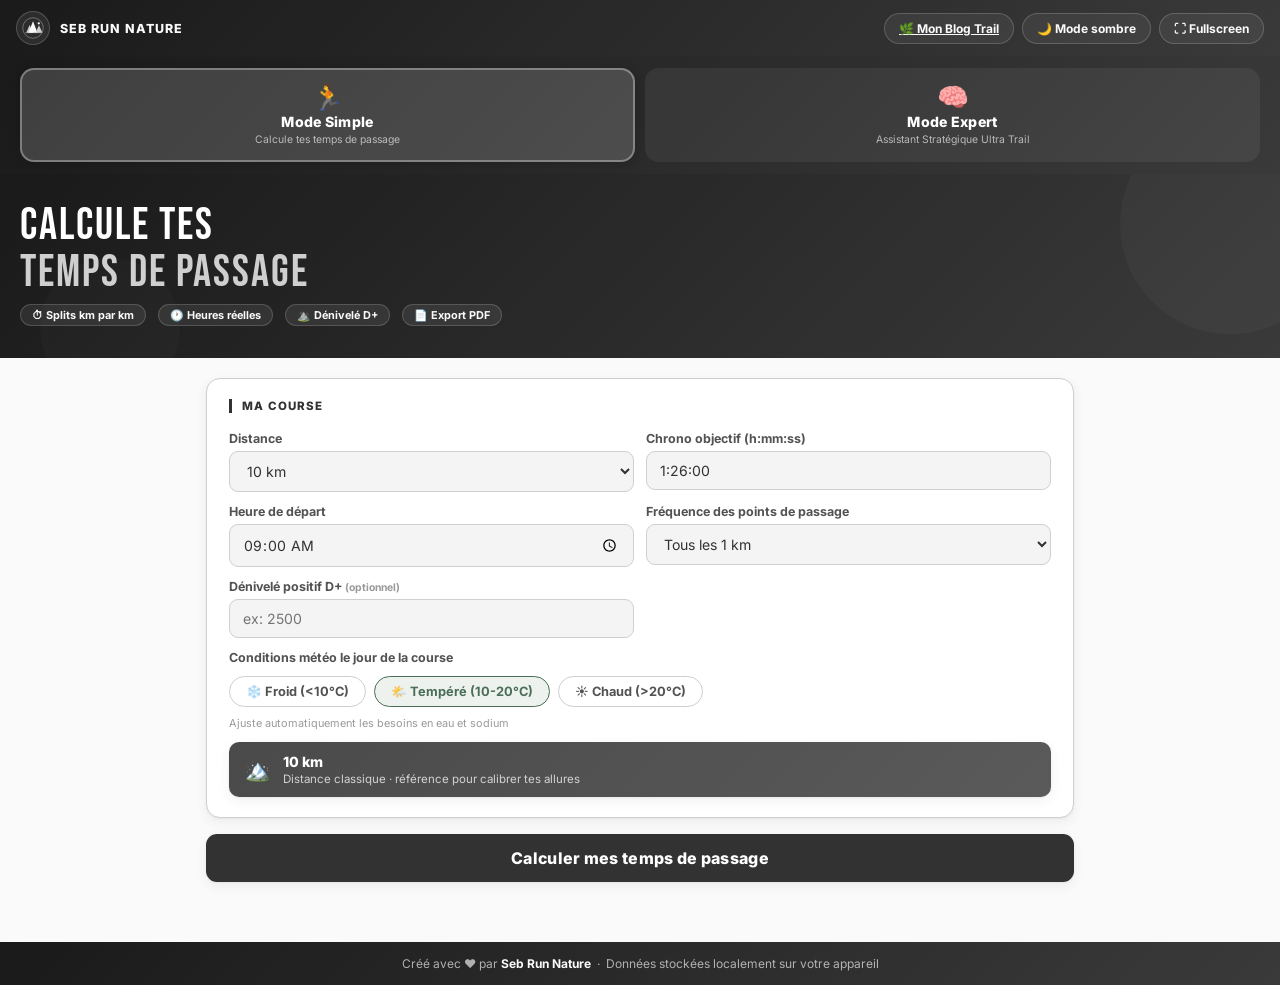
<file: index (26).html>
<!DOCTYPE html>
<html lang="fr">
<head>
<meta charset="UTF-8">
<meta name="viewport" content="width=device-width, initial-scale=1.0">
<title>Calculateur Temps de Passage Trail · Seb Run Nature</title>
<link rel="preconnect" href="https://fonts.googleapis.com">
<link href="https://fonts.googleapis.com/css2?family=Bebas+Neue&family=Inter:wght@400;600;700;800&family=JetBrains+Mono:wght@400;700&display=swap" rel="stylesheet">
<style>
/* ============================================
   CHARTE GRAPHIQUE — Palette monochrome
   Base : #323232 / #cfcfcf / #fafafa / #d5d5d5 / #ffffff / #fefefe
   Accents sémantiques : conservés en tons désaturés
   pour la lisibilité fonctionnelle (alertes, eau, glucides…)
   ============================================ */
:root{
  /* Palette de base */
  --c-ink:        #323232;   /* texte principal, accents forts */
  --c-ink-soft:   #525252;   /* texte secondaire */
  --c-ink-mute:   #6b6b6b;   /* texte tertiaire, hints */
  --c-line:       #cfcfcf;   /* bordures principales */
  --c-line-soft:  #d5d5d5;   /* bordures secondaires, hover */
  --c-line-faint: #e5e5e5;   /* séparateurs très discrets */
  --c-bg:         #fafafa;   /* fond principal */
  --c-bg-alt:     #fefefe;   /* fond alternatif (cartes secondaires) */
  --c-surface:    #ffffff;   /* surface (cartes, sections) */
  --c-surface-2:  #f4f4f4;   /* surface enfoncée (inputs) */

  /* Accent principal — états actifs, boutons, focus, success */
  --c-accent:        #323232; /* l'accent = ink dans une charte mono */
  --c-accent-soft:   #4a4a4a;
  --c-accent-bg:     #ececec; /* fond pill/badge "actif" */
  --c-accent-on:     #ffffff; /* texte sur accent */

  /* Accents sémantiques discrets (désaturés) */
  --c-success:    #4a6e57;   /* "on track", glucides OK */
  --c-success-bg: #eef2ef;
  --c-warning:    #8a6a3a;   /* glucides, attention */
  --c-warning-bg: #f3eee3;
  --c-info:       #4a6478;   /* eau, hydratation */
  --c-info-bg:    #eaeef2;
  --c-danger:     #8a4a4a;   /* alertes critiques */
  --c-danger-bg:  #f3e8e8;
  --c-caf:        #4a4a6e;   /* caféine, nuit */
  --c-caf-bg:     #ececf0;

  /* Ombres */
  --shadow-sm: 0 1px 2px rgba(50,50,50,.04), 0 2px 6px rgba(50,50,50,.05);
  --shadow-md: 0 1px 2px rgba(50,50,50,.05), 0 4px 12px rgba(50,50,50,.07);
  --shadow-lg: 0 2px 4px rgba(50,50,50,.06), 0 8px 24px rgba(50,50,50,.09);
  --shadow-hover: 0 2px 4px rgba(50,50,50,.05), 0 12px 28px rgba(50,50,50,.10);

  /* Dégradé sombre — topbar, hero, mode-selector, footer */
  --gradient-dark: linear-gradient(135deg, #1a1a1a 0%, #2a2a2a 50%, #3a3a3a 100%);

  /* Rayons */
  --radius-sm: 6px;
  --radius-md: 10px;
  --radius-lg: 14px;
}

*{box-sizing:border-box;margin:0;padding:0;}
body{font-family:'Inter',system-ui,sans-serif;background:var(--c-bg);color:var(--c-ink);margin:0;padding:0;}
.cw{max-width:900px;margin:0 auto;padding:0 16px 60px;}

/* APP HEADER */
.app-topbar{background:var(--gradient-dark);padding:8px 16px;display:flex;align-items:center;gap:10px;min-height:56px;box-shadow:0 1px 0 rgba(0,0,0,.04);flex-wrap:wrap;}
.app-logo{display:flex;align-items:center;gap:10px;text-decoration:none;flex-shrink:0;}
.app-logo-icon{width:34px;height:34px;background:rgba(255,255,255,.08);border-radius:50%;display:flex;align-items:center;justify-content:center;border:1.5px solid rgba(255,255,255,.18);}
.app-logo-text{font-size:.78rem;font-weight:800;color:#fafafa;text-transform:uppercase;letter-spacing:1px;}
.app-topbar-actions{display:flex;gap:8px;margin-left:auto;flex-wrap:wrap;}
.app-topbar-btn{display:inline-flex;align-items:center;gap:6px;padding:7px 14px;border-radius:20px;font-size:.75rem;font-weight:700;cursor:pointer;border:1.5px solid rgba(255,255,255,.18);background:rgba(255,255,255,.06);color:#fafafa;font-family:'Inter',sans-serif;transition:all .18s;white-space:nowrap;}
.app-topbar-btn:hover{background:rgba(255,255,255,.14);border-color:rgba(255,255,255,.32);}
.app-hero{background:var(--gradient-dark);padding:28px 20px 32px;margin-bottom:0;position:relative;overflow:hidden;}
.app-hero::before{content:'';position:absolute;top:-60px;right:-60px;width:220px;height:220px;border-radius:50%;background:rgba(255,255,255,.03);pointer-events:none;}
.app-hero::after{content:'';position:absolute;bottom:-40px;left:40px;width:140px;height:140px;border-radius:50%;background:rgba(255,255,255,.02);pointer-events:none;}
.app-hero-title{font-family:'Bebas Neue',sans-serif;font-size:clamp(2rem,5vw,2.8rem);color:#ffffff;letter-spacing:2px;line-height:1.05;margin-bottom:8px;}
.app-hero-title span{color:#cfcfcf;}
.app-hero-sub{font-size:.85rem;color:rgba(250,250,250,.65);display:flex;gap:12px;flex-wrap:wrap;}
.app-hero-badge{display:inline-flex;align-items:center;gap:5px;background:rgba(255,255,255,.08);border:1px solid rgba(255,255,255,.16);color:#fafafa;border-radius:14px;padding:3px 11px;font-size:.68rem;font-weight:700;}
.app-content{background:var(--c-bg);padding-top:20px;}

/* DARK MODE OVERRIDE — centralisé plus bas */
.cw-section{background:var(--c-surface);border:1px solid var(--c-line);border-radius:var(--radius-lg);padding:20px 22px;margin-bottom:12px;box-shadow:var(--shadow-md);transition:box-shadow .25s ease,transform .25s ease;}
.cw-section:hover{box-shadow:var(--shadow-hover);}
.cw-section-title{font-size:.72rem;font-weight:800;text-transform:uppercase;letter-spacing:1px;color:var(--c-ink);border-left:3px solid var(--c-ink);padding-left:10px;margin-bottom:18px;}
.cw-grid{display:grid;grid-template-columns:1fr 1fr;gap:12px;}
.cw-field{display:flex;flex-direction:column;gap:5px;}
.cw-label{font-size:.78rem;font-weight:700;color:var(--c-ink-soft);}
input,select,textarea{width:100%;padding:10px 13px;border:1.5px solid var(--c-line);border-radius:9px;font-size:.88rem;font-family:'Inter',sans-serif;background:var(--c-surface-2);color:var(--c-ink);transition:all .18s;}
input:focus,select:focus,textarea:focus{outline:none;border-color:var(--c-ink);background:var(--c-surface);box-shadow:0 0 0 3px rgba(50,50,50,.10);}
textarea{resize:none;}
.dist-banner{background:linear-gradient(135deg, #4a4a4a 0%, #5a5a5a 100%);border-radius:var(--radius-md);padding:11px 16px;margin-top:12px;display:none;align-items:center;gap:12px;box-shadow:var(--shadow-md);}
.dist-banner-icon{font-size:1.3rem;flex-shrink:0;}
.dist-banner-text{font-size:.88rem;font-weight:800;color:#fff;}
.dist-banner-sub{font-size:.72rem;color:rgba(255,255,255,.75);margin-top:2px;}
.radio-group{display:flex;flex-direction:column;gap:8px;}
.radio-opt{display:flex;align-items:center;gap:12px;padding:11px 14px;border:1px solid var(--c-line);border-radius:var(--radius-md);cursor:pointer;background:var(--c-surface);transition:all .18s;}
.radio-opt:hover{border-color:var(--c-line-soft);background:var(--c-bg-alt);}
.radio-opt.selected{border-color:var(--c-ink);background:var(--c-accent-bg);}
.radio-dot{width:20px;height:20px;border-radius:50%;border:2px solid var(--c-line);flex-shrink:0;display:flex;align-items:center;justify-content:center;}
.radio-dot.on{border-color:var(--c-ink);background:var(--c-ink);}
.radio-dot.on::after{content:'';width:7px;height:7px;background:#fff;border-radius:50%;}
.radio-label{font-size:.88rem;font-weight:700;color:var(--c-ink);}
.radio-sub{font-size:.72rem;color:var(--c-ink-mute);margin-top:2px;}
.freq-pills{display:flex;gap:8px;margin-top:8px;margin-left:32px;flex-wrap:wrap;}
.freq-pill{padding:5px 16px;border:1px solid var(--c-line);border-radius:20px;font-size:.78rem;font-weight:700;cursor:pointer;background:var(--c-surface);color:var(--c-ink-soft);transition:all .15s;}
.freq-pill:hover{border-color:var(--c-line-soft);}
.freq-pill.on{background:var(--c-ink);color:#fff;border-color:var(--c-ink);}
.cw-btn{width:100%;padding:14px;background:var(--c-ink);color:#fff;border:none;border-radius:11px;font-size:1rem;font-weight:800;cursor:pointer;margin-top:4px;font-family:'Inter',sans-serif;box-shadow:var(--shadow-md);transition:all .2s;letter-spacing:.3px;}
.cw-btn:hover{transform:translateY(-1px);box-shadow:var(--shadow-lg);background:#1f1f1f;}
.res-cards{display:grid;grid-template-columns:repeat(4,1fr);gap:10px;margin-bottom:14px;}
.res-card{background:var(--c-bg);border:1px solid var(--c-line);border-radius:var(--radius-md);padding:12px 8px;text-align:center;box-shadow:var(--shadow-sm);transition:box-shadow .2s ease,transform .2s ease;}
.res-card:hover{box-shadow:var(--shadow-md);transform:translateY(-1px);}
.res-val{font-size:1rem;font-weight:800;color:var(--c-ink);line-height:1.2;font-family:'JetBrains Mono',monospace;font-variant-numeric:tabular-nums;}
.res-lbl{font-size:.65rem;font-weight:700;text-transform:uppercase;letter-spacing:.3px;color:var(--c-ink-mute);margin-top:4px;}
.arrivee-banner{background:var(--c-warning-bg);border:1px solid #e0d4b8;border-radius:var(--radius-md);padding:9px 14px;margin-bottom:14px;font-size:.85rem;font-weight:800;color:var(--c-warning);display:none;}
.t-wrap{overflow-x:auto;-webkit-overflow-scrolling:touch;}
table{width:100%;border-collapse:collapse;font-size:.8rem;}
th{text-align:left;padding:8px 10px;font-size:.72rem;font-weight:800;text-transform:uppercase;letter-spacing:.3px;background:var(--c-ink);color:#fafafa;white-space:nowrap;}
th:first-child{border-radius:8px 0 0 0;}
th:last-child{border-radius:0 8px 0 0;}
td{padding:9px 11px;border-bottom:1px solid var(--c-line-faint);vertical-align:middle;font-family:'JetBrains Mono',monospace;font-size:.78rem;font-variant-numeric:tabular-nums;color:var(--c-ink);}
tr:last-child td{border-bottom:none;font-weight:800;background:var(--c-accent-bg);}
tr.is-ravito td{background:var(--c-success-bg);}
tr.is-ravito td:first-child{border-left:3px solid var(--c-success);}
tr.is-half td{background:#e6ebe8;font-weight:700;}
tr:hover td{background:var(--c-bg)!important;}
.rav-badge{display:inline-flex;align-items:center;gap:3px;background:var(--c-success);color:#fff;border-radius:10px;padding:2px 8px;font-size:.72rem;font-weight:700;white-space:nowrap;}
.gluc-col{min-width:70px;}
.eau-col{min-width:70px;}
.gluc-pill{display:inline-block;background:var(--c-warning-bg);color:var(--c-warning);border:1px solid #e0d4b8;border-radius:8px;padding:1px 7px;font-size:.72rem;font-weight:700;white-space:nowrap;}
.eau-pill{display:inline-block;background:var(--c-info-bg);color:var(--c-info);border:1px solid #d4dde4;border-radius:8px;padding:1px 7px;font-size:.72rem;font-weight:700;white-space:nowrap;}
.cum-lbl{font-size:.65rem;color:var(--c-ink-mute);margin-top:2px;display:block;}
.totals-row{display:grid;grid-template-columns:repeat(3,1fr);gap:10px;margin-top:14px;}
.tot-card{background:var(--c-bg);border:1px solid var(--c-line);border-radius:var(--radius-md);padding:12px;text-align:center;box-shadow:var(--shadow-sm);transition:box-shadow .2s ease,transform .2s ease;}
.tot-card:hover{box-shadow:var(--shadow-md);transform:translateY(-1px);}
.tot-val{font-size:1.1rem;font-weight:800;color:var(--c-ink);font-family:'JetBrains Mono',monospace;}
.tot-lbl{font-size:.65rem;font-weight:700;text-transform:uppercase;letter-spacing:.3px;color:var(--c-ink-mute);margin-top:4px;}
.disclaimer{background:var(--c-bg-alt);border:1px solid var(--c-line);border-radius:var(--radius-md);padding:12px 14px;font-size:.75rem;color:var(--c-ink-mute);line-height:1.7;margin-top:12px;}
.disclaimer strong{color:var(--c-ink-soft);}
.pdf-section{background:var(--c-surface);border:1px solid var(--c-line);border-radius:var(--radius-lg);padding:18px 20px;margin-top:12px;box-shadow:var(--shadow-md);transition:box-shadow .25s ease;}
.pdf-section:hover{box-shadow:var(--shadow-hover);}
.format-pills{display:flex;gap:8px;margin-bottom:14px;}
.format-pill{padding:8px 20px;border:1px solid var(--c-line);border-radius:20px;font-size:.85rem;font-weight:700;cursor:pointer;background:var(--c-surface);color:var(--c-ink-soft);transition:all .15s;}
.format-pill:hover{border-color:var(--c-line-soft);}
/* .format-pill.on défini dans le bloc dark mode ci-dessous */
.motto-count{font-size:.72rem;color:var(--c-ink-mute);margin-top:4px;}
.btn-row{display:flex;gap:10px;margin-top:14px;}
.btn-row .cw-btn{margin-top:0;}
.btn-modifier{flex:0 0 auto;padding:13px 20px;background:var(--c-accent-bg);color:var(--c-ink);border:1px solid var(--c-line);border-radius:var(--radius-md);font-size:.88rem;font-weight:800;cursor:pointer;font-family:'Inter',sans-serif;transition:all .15s;}
.btn-modifier:hover{background:#dcdcdc;border-color:var(--c-ink-soft);}
.pdf-hint{font-size:.72rem;color:var(--c-ink-mute);margin-top:8px;line-height:1.6;}
.cw-footer{text-align:center;font-size:.75rem;color:var(--c-ink-mute);margin-top:20px;line-height:1.8;}
.cw-footer a{color:var(--c-ink);font-weight:700;text-decoration:underline;}
.weather-pills{display:flex;gap:8px;margin-top:6px;flex-wrap:wrap;}
.weather-pill{padding:7px 16px;border:1.5px solid var(--c-line);border-radius:20px;font-size:.8rem;font-weight:700;cursor:pointer;background:var(--c-surface);color:var(--c-ink-soft);font-family:'Inter',sans-serif;transition:all .18s;}
.weather-pill:hover{border-color:var(--c-line-soft);}
.weather-pill.cold.on{background:var(--c-info-bg);color:var(--c-info);border-color:var(--c-info);}
.weather-pill.moderate.on{background:var(--c-success-bg);color:var(--c-success);border-color:var(--c-success);}
.weather-pill.hot.on{background:var(--c-danger-bg);color:var(--c-danger);border-color:var(--c-danger);}
.alert-box{border-radius:var(--radius-md);padding:10px 14px;margin-top:12px;font-size:.82rem;font-weight:700;line-height:1.6;display:none;}
.alert-danger{background:var(--c-danger-bg);border:1px solid #d4b8b8;color:var(--c-danger);}
.alert-warn{background:var(--c-warning-bg);border:1px solid #e0d4b8;color:var(--c-warning);}
.nutrition-summary{background:var(--c-bg);border:1px solid var(--c-line);border-radius:var(--radius-md);padding:12px 16px;margin-top:12px;display:none;box-shadow:var(--shadow-sm);}
.ns-title{font-size:.7rem;font-weight:800;text-transform:uppercase;letter-spacing:.5px;color:var(--c-ink);margin-bottom:8px;}
.ns-grid{display:flex;gap:12px;flex-wrap:wrap;}
.ns-item{text-align:center;flex:1;min-width:70px;}
.ns-val{font-size:1rem;font-weight:800;color:var(--c-ink);font-family:'JetBrains Mono',monospace;}
.ns-lbl{font-size:.62rem;color:var(--c-ink-mute);text-transform:uppercase;letter-spacing:.3px;margin-top:2px;}
/* TERRAIN PILLS */
.terrain-pills{display:flex;gap:7px;flex-wrap:wrap;margin-top:6px;}
.terrain-pill{padding:7px 13px;border:1.5px solid var(--c-line);border-radius:20px;font-size:.78rem;font-weight:700;cursor:pointer;background:var(--c-surface);color:var(--c-ink-soft);font-family:'Inter',sans-serif;transition:all .18s;}
.terrain-pill:hover{border-color:var(--c-line-soft);}
.terrain-pill.on{background:var(--c-accent-bg);color:var(--c-ink);border-color:var(--c-ink);}
/* KM EFFORT BANNER */
.km-effort-banner{background:var(--c-ink);border-radius:var(--radius-lg);padding:12px 16px;margin-top:12px;display:none;align-items:center;gap:14px;box-shadow:var(--shadow-md);}
.ke-val{font-family:'JetBrains Mono',monospace;font-size:1.1rem;font-weight:700;color:#fafafa;}
.ke-lbl{font-size:.7rem;color:rgba(250,250,250,.65);margin-top:2px;}
.ke-detail{font-size:.72rem;color:rgba(250,250,250,.78);margin-top:4px;line-height:1.5;}
/* FATIGUE SLIDER — vert (forme) → rouge (épuisé) */
input[type=range]{-webkit-appearance:none;height:6px;border-radius:3px;background:linear-gradient(90deg, #4a9b6e 0%, #d4a04a 50%, #c45a4a 100%);padding:0;border:none;box-shadow:none;cursor:pointer;}
input[type=range]::-webkit-slider-thumb{-webkit-appearance:none;width:20px;height:20px;border-radius:50%;background:#fff;border:2.5px solid var(--c-ink);box-shadow:0 2px 6px rgba(50,50,50,.20);}
input[type=range]::-moz-range-thumb{width:20px;height:20px;border-radius:50%;background:#fff;border:2.5px solid var(--c-ink);box-shadow:0 2px 6px rgba(50,50,50,.20);cursor:pointer;}
.fatigue-labels{display:flex;justify-content:space-between;font-size:.62rem;color:var(--c-ink-mute);margin-top:3px;font-weight:600;}
/* RAVITO NUTRITION — nouvelle présentation */
.rav-section-info{font-size:.68rem;color:var(--c-ink-mute);margin-bottom:4px;font-style:italic;}
.rav-units-badge{display:inline-flex;align-items:center;gap:4px;background:var(--c-ink);color:#fafafa;border-radius:8px;padding:2px 9px;font-size:.75rem;font-weight:800;white-space:nowrap;margin-bottom:3px;}
.rav-gluc-section{font-size:.72rem;color:var(--c-warning);font-weight:700;}
.rav-cum{font-size:.62rem;color:var(--c-ink-mute);margin-top:1px;display:block;}
.rav-ontrack{color:var(--c-success);font-weight:700;}
.rav-alert-eau{background:var(--c-danger-bg);color:var(--c-danger);border:1px solid #d4b8b8;border-radius:6px;padding:1px 7px;font-size:.68rem;font-weight:700;display:inline-block;margin-top:2px;}
.eau-section-val{display:inline-block;background:var(--c-info-bg);color:var(--c-info);border:1px solid #d4dde4;border-radius:8px;padding:2px 9px;font-size:.75rem;font-weight:800;white-space:nowrap;margin-bottom:3px;}
/* Légende tableau */
.table-legend{background:var(--c-bg-alt);border:1px solid var(--c-line);border-radius:8px;padding:10px 14px;margin-bottom:12px;font-size:.72rem;color:var(--c-ink-mute);line-height:1.8;}
.table-legend strong{color:var(--c-ink-soft);}
/* CAFÉINE */
.caf-badge{display:inline-flex;align-items:center;gap:5px;background:var(--c-caf);color:#fff;border-radius:8px;padding:3px 10px;font-size:.72rem;font-weight:800;white-space:nowrap;}
.caf-dose{font-size:.65rem;color:rgba(255,255,255,.78);display:block;margin-top:2px;}
.caf-info-bloc{background:var(--c-caf);border-radius:var(--radius-lg);padding:14px 18px;margin-top:12px;color:#fafafa;font-size:.75rem;line-height:1.8;display:none;box-shadow:var(--shadow-md);}
.caf-info-bloc strong{color:#fff;}
.caf-info-bloc .caf-row{display:flex;align-items:flex-start;gap:8px;margin-bottom:6px;}
.caf-info-bloc .caf-row:last-child{margin-bottom:0;}
.is-caf td{background:var(--c-caf-bg)!important;}
.is-caf td:first-child{border-left:3px solid var(--c-caf)!important;}

.ravito-custom-wrap{margin-top:10px;padding:14px;background:var(--c-bg);border:1px solid var(--c-line);border-radius:var(--radius-md);display:none;}
.ravito-custom-title{font-size:.72rem;font-weight:700;color:var(--c-ink);margin-bottom:8px;}
.ravito-km-input{display:flex;gap:8px;align-items:center;flex-wrap:wrap;}
.ravito-km-input input{max-width:100px;flex:none;}
.ravito-tags{display:flex;gap:6px;flex-wrap:wrap;margin-top:8px;}
.ravito-tag{display:inline-flex;align-items:center;gap:4px;background:var(--c-ink);color:#fff;border-radius:6px;padding:3px 10px;font-size:.72rem;font-weight:700;cursor:pointer;transition:background .15s;}
.ravito-tag:hover{background:#1f1f1f;}
.btn-small{padding:7px 14px;background:var(--c-accent-bg);color:var(--c-ink);border:1px solid var(--c-line);border-radius:8px;font-size:.78rem;font-weight:700;cursor:pointer;font-family:'Inter',sans-serif;transition:all .15s;}
.btn-small:hover{background:#dcdcdc;border-color:var(--c-ink-soft);}
/* POIDS SAC */
.section-ravito{background:var(--c-bg-alt);border:1px solid var(--c-line);border-radius:var(--radius-lg);padding:14px 18px;margin-top:10px;display:none;box-shadow:var(--shadow-md);}
.sr-title{font-size:.7rem;font-weight:800;text-transform:uppercase;letter-spacing:.6px;color:var(--c-ink);margin-bottom:10px;}
.sr-grid{display:flex;gap:12px;flex-wrap:wrap;margin-bottom:10px;}
.sr-item{text-align:center;flex:1;min-width:90px;background:var(--c-surface);border-radius:8px;padding:10px 8px;border:1px solid var(--c-line);box-shadow:var(--shadow-sm);}
.sr-val{font-family:'JetBrains Mono',monospace;font-size:1rem;font-weight:800;color:var(--c-ink);}
.sr-lbl{font-size:.62rem;color:var(--c-ink-mute);text-transform:uppercase;letter-spacing:.3px;margin-top:3px;font-weight:700;}
.sr-note{font-size:.75rem;color:var(--c-ink-soft);line-height:1.6;background:var(--c-surface);border-radius:6px;padding:8px 12px;border-left:3px solid var(--c-line);}
/* DARK MODE — bloc unifié, palette gris foncés */
body.dark{
  --c-ink:        #f0f0f0;
  --c-ink-soft:   #cccccc;
  --c-ink-mute:   #999999;
  --c-line:       #3a3a3a;
  --c-line-soft:  #4a4a4a;
  --c-line-faint: #2a2a2a;
  --c-bg:         #1a1a1a;
  --c-bg-alt:     #1f1f1f;
  --c-surface:    #242424;
  --c-surface-2:  #1a1a1a;
  --c-accent:     #f0f0f0;
  --c-accent-soft:#d0d0d0;
  --c-accent-bg:  #2e2e2e;
  --c-accent-on:  #1a1a1a;
  --c-success-bg: #25302a;
  --c-warning-bg: #2e2a22;
  --c-info-bg:    #232930;
  --c-danger-bg:  #2e2222;
  --c-caf-bg:     #25252e;
}
body.dark{background:var(--c-bg);color:var(--c-ink);}
/* Ombres adaptées au mode sombre — plus profondes et noires */
body.dark{
  --shadow-sm: 0 1px 2px rgba(0,0,0,.30), 0 2px 6px rgba(0,0,0,.20);
  --shadow-md: 0 1px 2px rgba(0,0,0,.35), 0 4px 12px rgba(0,0,0,.28);
  --shadow-lg: 0 2px 4px rgba(0,0,0,.40), 0 8px 24px rgba(0,0,0,.35);
  --shadow-hover: 0 2px 4px rgba(0,0,0,.40), 0 12px 28px rgba(0,0,0,.40);
}
body.dark .app-content{background:var(--c-bg);}
body.dark .app-topbar,body.dark .app-hero{background:#0e0e0e;}
body.dark .app-hero-title{color:#fafafa;}
body.dark .app-hero-title span{color:#cfcfcf;}
body.dark .cw-section,body.dark .pdf-section{background:var(--c-surface);border-color:var(--c-line);}
body.dark input,body.dark select,body.dark textarea{background:#161616;color:var(--c-ink);border-color:var(--c-line);}
body.dark input:focus,body.dark select:focus{background:var(--c-surface);border-color:var(--c-ink);box-shadow:0 0 0 3px rgba(240,240,240,.10);}
body.dark .radio-opt{background:var(--c-surface);border-color:var(--c-line);}
body.dark .radio-opt.selected{background:var(--c-accent-bg);border-color:var(--c-ink);}
body.dark .freq-pill,body.dark .terrain-pill,body.dark .format-pill,body.dark .weather-pill{background:var(--c-surface);color:var(--c-ink-soft);border-color:var(--c-line);}
body.dark .freq-pill.on,body.dark .format-pill.on,body.dark .terrain-pill.on{background:#fafafa;color:#1a1a1a;border-color:#fafafa;}
body.dark .res-card,body.dark .tot-card,body.dark .disclaimer{background:var(--c-bg-alt);border-color:var(--c-line);}
body.dark .res-val,body.dark .tot-val,body.dark .ns-val,body.dark .sr-val{color:var(--c-ink);}
body.dark .nutrition-summary{background:var(--c-bg-alt);border-color:var(--c-line);}
body.dark .section-ravito{background:var(--c-bg-alt);border-color:var(--c-line);}
body.dark .sr-item{background:var(--c-surface);border-color:var(--c-line);}
body.dark .sr-note{background:var(--c-surface);color:var(--c-ink-soft);border-left-color:var(--c-line);}
body.dark td{border-bottom-color:var(--c-line-faint);color:var(--c-ink);}
body.dark th{background:#0e0e0e;color:#fafafa;}
body.dark tr:hover td{background:var(--c-bg-alt)!important;}
body.dark tr:last-child td{background:var(--c-accent-bg);}
body.dark tr.is-half td{background:#2a2a2a;}
body.dark .table-legend{background:var(--c-bg-alt);border-color:var(--c-line);color:var(--c-ink-mute);}
body.dark .ravito-custom-wrap{background:var(--c-bg-alt);border-color:var(--c-line);}
body.dark .km-effort-banner{background:#0e0e0e;}
body.dark .cw-btn{background:#fafafa;color:#1a1a1a;}
body.dark .cw-btn:hover{background:#ffffff;}
body.dark .btn-modifier{background:var(--c-accent-bg);color:var(--c-ink);border-color:var(--c-line);}
body.dark .btn-small{background:var(--c-accent-bg);color:var(--c-ink);border-color:var(--c-line);}
body.dark .dist-banner{background:#0e0e0e;}
/* Format pill active (light) */
.format-pill.on{background:var(--c-ink);color:#fff;border-color:var(--c-ink);}
/* ISOL RAVITO CUSTOM */
tr.is-ravito-custom td{background:var(--c-warning-bg);}
tr.is-ravito-custom td:first-child{border-left:3px solid var(--c-warning);}
.rav-badge-custom{background:var(--c-warning);color:#fff;}
/* MODE SELECTOR */
.mode-selector{display:flex;gap:0;background:var(--gradient-dark);padding:12px 20px;gap:10px;}
.mode-btn{flex:1;display:flex;flex-direction:column;align-items:center;gap:3px;padding:14px 10px;border-radius:var(--radius-lg);border:2px solid transparent;background:rgba(255,255,255,.06);cursor:pointer;transition:all .2s;font-family:'Inter',sans-serif;}
.mode-btn:hover{background:rgba(255,255,255,.12);}
.mode-btn.active{background:rgba(255,255,255,.16);border-color:rgba(255,255,255,.32);box-shadow:0 2px 12px rgba(0,0,0,.20);}
.mode-icon{font-size:1.6rem;line-height:1;}
.mode-label{font-size:.88rem;font-weight:800;color:#fff;letter-spacing:.3px;}
.mode-sub{font-size:.65rem;color:rgba(250,250,250,.65);text-align:center;line-height:1.3;}
/* Mode show/hide */
body.mode-simple .expert-only{display:none!important;}
body.mode-expert .simple-only{display:none!important;}
body.mode-simple .simple-only{display:block;}
/* Bouton "Calculer" — texte adaptatif selon le mode */
.btn-label-simple,.btn-label-expert{display:none;}
body.mode-simple .btn-label-simple{display:inline;}
body.mode-expert .btn-label-expert{display:inline;}
/* Fallback si aucune classe de mode n'est posée (chargement initial) */
body:not(.mode-simple):not(.mode-expert) .btn-label-simple{display:inline;}
/* SAVE BAR */
.save-bar{display:flex;align-items:center;justify-content:space-between;flex-wrap:wrap;gap:8px;background:var(--c-ink);border-radius:var(--radius-md);padding:10px 16px;margin-bottom:12px;}
.save-bar-left{display:flex;align-items:center;gap:10px;}
.save-bar-right{display:flex;align-items:center;gap:6px;flex-wrap:wrap;}
.save-bar-label{font-size:.72rem;font-weight:800;color:#cfcfcf;text-transform:uppercase;letter-spacing:.5px;}
.save-status{font-size:.7rem;color:#a8d4b9;font-weight:700;min-width:120px;}
.save-status.error{color:#e0a0a0;}
.save-btn{padding:6px 12px;border-radius:8px;font-size:.72rem;font-weight:700;border:1px solid rgba(255,255,255,.18);background:rgba(255,255,255,.06);color:#cfcfcf;cursor:pointer;font-family:'Inter',sans-serif;transition:all .15s;white-space:nowrap;}
.save-btn:hover{background:rgba(255,255,255,.14);color:#fafafa;border-color:rgba(255,255,255,.32);}
.save-btn-danger{color:#e0a0a0;border-color:rgba(224,160,160,.4);}
.save-btn-danger:hover{background:rgba(224,160,160,.18);color:#fff;}
body.dark .save-bar{background:#0e0e0e;border:1px solid var(--c-line);}
/* FORMAT PILLS */
@media(max-width:600px){
  #fsBtn{display:none;}
  .app-topbar-btn{padding:6px 10px;font-size:.7rem;}
  .cw-grid{grid-template-columns:1fr;}
  .res-cards{grid-template-columns:1fr 1fr;}
  .totals-row{grid-template-columns:1fr;}
  .btn-row{flex-direction:column;}
}
@media(max-width:680px){
  table{font-size:.72rem;}
  th,td{padding:6px 6px;}
  .hide-mobile{display:none;}
  .t-wrap{border-radius:8px;border:1px solid var(--c-line);}
}
/* PDF géré via window.open() */
</style>
  <link rel="manifest" href="/calculateur-trail/manifest.json">
<meta name="description" content="Calculez vos temps de passage trail km par km, planifiez votre ravitaillement eau et glucides selon les recommandations scientifiques. Export PDF et bracelet poignet.">
<meta name="theme-color" content="#323232">
<meta name="apple-mobile-web-app-capable" content="yes">
<meta name="apple-mobile-web-app-title" content="Calculateur Trail">
<!-- Google Analytics -->
<script async src="https://www.googletagmanager.com/gtag/js?id=G-V3787TTF1Y"></script>
<script>
  window.dataLayer = window.dataLayer || [];
  function gtag(){dataLayer.push(arguments);}
  gtag("js", new Date());
  gtag("config", "G-V3787TTF1Y");
</script>
<script>
if("serviceWorker" in navigator){
  navigator.serviceWorker.register("/calculateur-trail/sw.js");
}
</script>
</head>
<body>
<!-- TOPBAR -->
<div class="app-topbar">
  <a href="https://www.seb-run-nature.com" target="_blank" rel="noopener" class="app-logo">
    <div class="app-logo-icon">
      <svg width="22" height="22" viewBox="0 0 210 210" fill="none" aria-hidden="true">
        <circle cx="105" cy="105" r="98" fill="none" stroke="#fafafa" stroke-width="3"/>
        <polygon points="40,150 73,76 106,150" fill="#cfcfcf"/>
        <polygon points="62,150 105,40 148,150" fill="#fafafa"/>
        <polygon points="129,150 162,78 195,150" fill="#cfcfcf"/>
        <circle cx="160" cy="60" r="11" fill="#fafafa"/>
        <line x1="32" y1="150" x2="178" y2="150" stroke="#fafafa" stroke-width="2.5"/>
      </svg>
    </div>
    <span class="app-logo-text">Seb Run Nature</span>
  </a>
  <div class="app-topbar-actions">
    <a href="https://www.seb-run-nature.com" target="_blank" rel="noopener" class="app-topbar-btn">🌿 Mon Blog Trail</a>
    <button class="app-topbar-btn" onclick="toggleDark()" id="darkBtn">🌙 Mode sombre</button>
    <button class="app-topbar-btn" onclick="toggleFullscreen()" id="fsBtn">&#x26F6; Fullscreen</button>
  </div>
</div>

<!-- SÉLECTEUR DE MODE -->
<div class="mode-selector">
  <button class="mode-btn active" id="modeSimpleBtn" onclick="setMode('simple')">
    <span class="mode-icon">🏃</span>
    <span class="mode-label">Mode Simple</span>
    <span class="mode-sub">Calcule tes temps de passage</span>
  </button>
  <button class="mode-btn" id="modeExpertBtn" onclick="setMode('expert')">
    <span class="mode-icon">🧠</span>
    <span class="mode-label">Mode Expert</span>
    <span class="mode-sub">Assistant Stratégique Ultra Trail</span>
  </button>
</div>

<!-- HERO — adapté selon le mode -->
<div class="app-hero" id="heroSimple">
  <div class="app-hero-title">Calcule tes<br><span>temps de passage</span></div>
  <div class="app-hero-sub">
    <span class="app-hero-badge">⏱ Splits km par km</span>
    <span class="app-hero-badge">🕐 Heures réelles</span>
    <span class="app-hero-badge">⛰️ Dénivelé D+</span>
    <span class="app-hero-badge">📄 Export PDF</span>
  </div>
</div>
<div class="app-hero" id="heroExpert" style="display:none;">
  <div class="app-hero-title">Assistant Stratégique<br><span>Ultra Trail</span></div>
  <div class="app-hero-sub">
    <span class="app-hero-badge">⏱ Splits km par km</span>
    <span class="app-hero-badge">💧 Nutrition intelligente</span>
    <span class="app-hero-badge">⛰️ Dénivelé D+</span>
    <span class="app-hero-badge">🎒 Poids du sac</span>
    <span class="app-hero-badge">☕ Protocole caféine</span>
    <span class="app-hero-badge">📄 Export PDF</span>
  </div>
</div>

<div class="app-content">
<div class="cw">

<!-- BARRE SAUVEGARDE -->
<div class="save-bar expert-only" id="saveBar">
  <div class="save-bar-left">
    <span class="save-bar-label">💾 Sauvegarde</span>
    <span id="saveStatus" class="save-status"></span>
  </div>
  <div class="save-bar-right">
    <button class="save-btn" onclick="saveToLocal()" title="Sauvegarder dans le navigateur">💾 Sauvegarder</button>
    <button class="save-btn" onclick="exportJSON()" title="Exporter en fichier .json">📤 Exporter .json</button>
    <label class="save-btn" title="Importer un fichier .json">
      📥 Importer .json
      <input type="file" id="importFile" accept=".json" style="display:none;" onchange="importJSON(event)">
    </label>
    <button class="save-btn save-btn-danger" onclick="clearSave()" title="Effacer la sauvegarde locale">🗑 Effacer</button>
  </div>
</div>

<div class="cw-section">
  <div class="cw-section-title">Ma course</div>

  <!-- NOM DE LA COURSE -->
  <div class="cw-field expert-only" style="margin-bottom:14px;">
    <span class="cw-label">🏆 Nom de la course <span style="font-size:.65rem;color:#9a9a9a;">— apparaît dans le PDF et le bracelet poignet</span></span>
    <input type="text" id="raceName" placeholder="ex: Ultra Trail des Ardennes 2025" maxlength="60" style="font-size:.95rem;font-weight:600;">
  </div>

  <div class="cw-grid">
    <div class="cw-field">
      <span class="cw-label">Distance</span>
      <select id="dist" onchange="onDistChange()">
        <option value="5">5 km</option>
        <option value="10" selected>10 km</option>
        <option value="15">15 km</option>
        <option value="18.7">Uelzechtdall 18,7 km</option>
        <option value="21.1">Semi-marathon 21,1 km</option>
        <option value="42.195">Marathon 42,195 km</option>
        <option value="50">Ultra 50 km</option>
        <option value="80">Ultra 80 km</option>
        <option value="100">Ultra 100 km</option>
        <option value="200">Ultra 200 km</option>
        <option value="custom">Distance personnalisée</option>
      </select>
    </div>
    <div class="cw-field" id="customField" style="display:none;">
      <span class="cw-label">Distance (km)</span>
      <input type="number" id="customDist" min="1" max="200" step="0.1" placeholder="ex: 18.5" oninput="onDistChange()">
    </div>
    <div class="cw-field">
      <span class="cw-label">Chrono objectif (h:mm:ss)</span>
      <input type="text" id="targetTime" placeholder="1:26:00" value="1:26:00">
    </div>
    <div class="cw-field">
      <span class="cw-label">Heure de départ</span>
      <input type="time" id="startTime" value="09:00">
    </div>
    <div class="cw-field">
      <span class="cw-label">Fréquence des points de passage</span>
      <select id="freq">
        <option value="1" selected>Tous les 1 km</option>
        <option value="2">Tous les 2 km</option>
        <option value="5">Tous les 5 km</option>
      </select>
    </div>
    <div class="cw-field expert-only">
      <span class="cw-label">Stratégie de course</span>
      <select id="strat">
        <option value="even">Allure régulière</option>
        <option value="neg">Départ conservateur (accélération finale)</option>
        <option value="pos">Départ rapide (gestion en fin de course)</option>
      </select>
    </div>
    <div class="cw-field">
      <span class="cw-label">Dénivelé positif D+ <span style="font-size:.65rem;color:#9a9a9a;">(optionnel)</span></span>
      <input type="number" id="dplus" min="0" max="20000" step="50" placeholder="ex: 2500" oninput="onDplusChange()">
    </div>
    <div class="cw-field" id="terrainField" style="display:none;grid-column:1/-1;">
      <span class="cw-label">⛰️ Technicité du terrain</span>
      <div class="terrain-pills">
        <button class="terrain-pill on" onclick="setTerrain('easy',this)">🟢 Facile (×1.0)</button>
        <button class="terrain-pill" onclick="setTerrain('tech',this)">🟠 Technique (×1.2)</button>
        <button class="terrain-pill" onclick="setTerrain('expert',this)">🔴 Expert / Skyrunning (×1.5)</button>
      </div>
      <div style="font-size:.68rem;color:#9a9a9a;margin-top:4px;">Pierriers, racines, dévers — ajuste le temps d'effort réel sur le D+</div>
    </div>
    <div class="cw-field" style="grid-column:1/-1;">
      <span class="cw-label">Conditions météo le jour de la course</span>
      <div class="weather-pills">
        <button class="weather-pill cold" onclick="setWeather('cold',this)" aria-pressed="false">❄️ Froid (&lt;10°C)</button>
        <button class="weather-pill moderate on" onclick="setWeather('moderate',this)" aria-pressed="true">🌤️ Tempéré (10-20°C)</button>
        <button class="weather-pill hot" onclick="setWeather('hot',this)" aria-pressed="false">☀️ Chaud (&gt;20°C)</button>
      </div>
      <div style="font-size:.68rem;color:#9a9a9a;margin-top:4px;">Ajuste automatiquement les besoins en eau et sodium</div>
    </div>
    <div class="cw-field expert-only" style="grid-column:1/-1;">
      <span class="cw-label">📉 Dérive de fatigue <span id="fatigueVal" style="font-weight:500;">0% — Allure constante</span></span>
      <input type="range" id="fatigueSlider" min="0" max="30" value="0" step="5" oninput="onFatigueChange(this.value)">
      <div class="fatigue-labels"><span>Constant</span><span>−10%</span><span>−20%</span><span>−30%</span></div>
      <div style="font-size:.68rem;color:#9a9a9a;margin-top:4px;">Ralentit progressivement l'allure sur les 30 derniers km — rend les temps de passage réalistes</div>
    </div>
  </div>
  <div id="kmEffortBanner" class="km-effort-banner">
    <div style="font-size:1.5rem;flex-shrink:0;">⚡</div>
    <div>
      <div class="ke-val" id="kmEffortVal">— km-effort</div>
      <div class="ke-lbl">Distance effort réelle (D+ intégré)</div>
      <div class="ke-detail" id="kmEffortDetail"></div>
    </div>
  </div>
  <div id="distBanner" class="dist-banner">
    <div class="dist-banner-icon">🏔️</div>
    <div>
      <div class="dist-banner-text" id="distBannerText"></div>
      <div class="dist-banner-sub" id="distBannerSub"></div>
    </div>
  </div>
</div>

<!-- SECTION NUTRITION PERSONNALISÉE -->
<div class="cw-section expert-only">
  <div class="cw-section-title">🥤 Nutrition — personnalisation</div>
  <div style="font-size:.75rem;color:#6b6b6b;margin-bottom:12px;line-height:1.6;">
    Laisse vide pour utiliser les valeurs scientifiques recommandées. Remplis si tu connais tes besoins réels à l'entraînement.
  </div>
  <div class="cw-grid">
    <div class="cw-field">
      <span class="cw-label">⚖️ Poids corporel (kg) <span style="font-size:.65rem;color:#9a9a9a;">— pour affiner l'hydratation</span></span>
      <input type="number" id="userWeight" min="40" max="130" step="1" placeholder="ex: 70 (optionnel)" oninput="updateNutritionPreview()">
    </div>
    <div class="cw-field">
      <span class="cw-label">🍬 Glucides / heure (g/h) <span style="font-size:.65rem;color:#9a9a9a;">— personnalisé ou auto</span></span>
      <input type="number" id="userCarbsH" min="20" max="120" step="5" placeholder="ex: 60 (laisse vide = auto)" oninput="updateNutritionPreview()">
    </div>
    <div class="cw-field">
      <span class="cw-label">💧 Eau / heure (ml/h) <span style="font-size:.65rem;color:#9a9a9a;">— personnalisé ou auto</span></span>
      <input type="number" id="userWaterH" min="200" max="1200" step="50" placeholder="ex: 600 (laisse vide = auto)" oninput="updateNutritionPreview()">
    </div>
    <div class="cw-field">
      <span class="cw-label">🧂 Sodium / heure (mg/h) <span style="font-size:.65rem;color:#9a9a9a;">— personnalisé ou auto</span></span>
      <input type="number" id="userSodiumH" min="100" max="1500" step="50" placeholder="ex: 500 (laisse vide = auto)" oninput="updateNutritionPreview()">
    </div>
    <div class="cw-field">
      <span class="cw-label">💧 Capacité flasques / poche eau (ml) <span style="font-size:.65rem;color:#9a9a9a;">— alerte si dépassé</span></span>
      <input type="number" id="userFlasque" min="250" max="3000" step="250" placeholder="ex: 1000" value="1000" oninput="updateNutritionPreview()">
    </div>
  </div>

  <!-- BOISSON DANS LES FLASQUES -->
  <div style="margin-top:14px;border-top:1px solid #cfcfcf;padding-top:14px;">
    <span class="cw-label" style="display:block;margin-bottom:6px;">💧 Boisson dans tes flasques <span style="font-size:.65rem;color:#9a9a9a;">— glucides liquides déduits des solides à emporter</span></span>
    <div style="font-size:.72rem;color:#6b6b6b;margin-bottom:10px;line-height:1.5;">Si tu mets autre chose que de l'eau dans tes flasques, l'app calcule les glucides apportés par la boisson et te dit combien de solides tu dois encore prendre.</div>
    <div style="display:flex;gap:8px;flex-wrap:wrap;margin-bottom:10px;" id="drinkPills">
      <button class="terrain-pill on" id="dp-water"      onclick="setDrink('water')"      >💧 Eau pure</button>
      <button class="terrain-pill"    id="dp-maurten160" onclick="setDrink('maurten160')" >🟡 Maurten 160 (40g/500ml)</button>
      <button class="terrain-pill"    id="dp-maurten320" onclick="setDrink('maurten320')" >🟠 Maurten 320 (80g/500ml)</button>
      <button class="terrain-pill"    id="dp-isostar"    onclick="setDrink('isostar')"    >🔵 Isostar (~18g/500ml)</button>
      <button class="terrain-pill"    id="dp-custom"     onclick="setDrink('custom')"     >⚙️ Autre</button>
    </div>
    <div id="drinkCustomWrap" style="display:none;">
      <div class="cw-grid">
        <div class="cw-field">
          <span class="cw-label">Nom de la boisson</span>
          <input type="text" id="drinkName" placeholder="ex: High5 Zero, SIS Beta Fuel…" maxlength="30" oninput="updateNutritionPreview()">
        </div>
        <div class="cw-field">
          <span class="cw-label">Glucides pour 500ml (g)</span>
          <input type="number" id="drinkCarbs500" min="0" max="150" step="1" placeholder="ex: 45" oninput="updateNutritionPreview()">
        </div>
      </div>
    </div>
  </div>

  <!-- PRODUIT NUTRITION -->
  <div style="margin-top:14px;border-top:1px solid #cfcfcf;padding-top:14px;">
    <span class="cw-label" style="display:block;margin-bottom:6px;">🎒 Produits solides <span style="font-size:.65rem;color:#9a9a9a;">— sélection multiple possible · l'app alterne selon l'heure de la journée</span></span>

    <!-- Info rythme circadien -->
    <div style="font-size:.7rem;color:#6b6b6b;background:#fafafa;border:1px solid #cfcfcf;border-radius:8px;padding:8px 12px;margin-bottom:10px;border-left:3px solid #323232;line-height:1.7;">
      🕐 <strong style="color:#323232;">Rythme circadien automatique :</strong>
      Matin/Après-midi <span style="color:#4a6e57;font-weight:700;">🟡 Sucré</span> ·
      Midi &amp; Soir <span style="color:#8a6a3a;font-weight:700;">🔴 Salé</span> ·
      Nuit <span style="color:#4a6e57;font-weight:700;">🟡 Sucré</span>
    </div>

    <div style="display:flex;gap:8px;flex-wrap:wrap;margin-bottom:10px;" id="productPills">
      <button class="terrain-pill" id="pp-naak_sucre" onclick="toggleProduct('naak_sucre')">🟢 Naak Purée sucrée <span style="font-size:.65rem;opacity:.7;">26g</span></button>
      <button class="terrain-pill" id="pp-naak_sale"  onclick="toggleProduct('naak_sale')" >🟤 Naak Purée salée <span style="font-size:.65rem;opacity:.7;">26g</span></button>
      <button class="terrain-pill" id="pp-deca"       onclick="toggleProduct('deca')"      >🔶 Decathlon Fruit Mix <span style="font-size:.65rem;opacity:.7;">25g</span></button>
      <button class="terrain-pill" id="pp-gel"        onclick="toggleProduct('gel')"       >💊 Gel <span style="font-size:.65rem;opacity:.7;">25g</span></button>
      <button class="terrain-pill" id="pp-barre"      onclick="toggleProduct('barre')"     >🍫 Barre <span style="font-size:.65rem;opacity:.7;">35g</span></button>
      <button class="terrain-pill" id="pp-perso"      onclick="toggleProduct('perso')"     >⚙️ Perso</button>
    </div>

    <div id="productCustomWrap" style="display:none;">
      <div class="cw-grid">
        <div class="cw-field">
          <span class="cw-label">Nom du produit</span>
          <input type="text" id="productName" placeholder="ex: SIS Go, High5…" maxlength="30" oninput="updateNutritionPreview()">
        </div>
        <div class="cw-field">
          <span class="cw-label">Glucides / unité (g)</span>
          <input type="number" id="productCarbs" min="5" max="100" step="1" placeholder="ex: 22" oninput="updateNutritionPreview()">
        </div>
        <div class="cw-field">
          <span class="cw-label">Sodium / unité (mg) <span style="font-size:.65rem;color:#9a9a9a;">optionnel</span></span>
          <input type="number" id="productSodium" min="0" max="2000" step="10" placeholder="ex: 200" oninput="updateNutritionPreview()">
        </div>
        <div class="cw-field">
          <span class="cw-label">Sucré ou salé ?</span>
          <select id="productSweet" oninput="updateNutritionPreview()" style="width:100%;padding:8px;border-radius:8px;border:1px solid #cfcfcf;">
            <option value="sweet">🟡 Sucré</option>
            <option value="salty">🔴 Salé</option>
          </select>
        </div>
      </div>
    </div>

    <!-- Récap sélection -->
    <div id="productSelectionInfo" style="display:none;font-size:.7rem;color:#323232;background:#fafafa;border-radius:8px;padding:8px 12px;margin-top:8px;border:1px solid #cfcfcf;line-height:1.8;"></div>
  </div>

  <div id="nutritionPreview" style="display:none;margin-top:12px;padding:10px 14px;background:#fafafa;border:1px solid #cfcfcf;border-radius:8px;font-size:.75rem;color:#323232;line-height:1.8;"></div>
</div>

<div class="cw-section expert-only">
  <div class="cw-section-title">Ravitaillement</div>
  <div class="radio-group">
    <div class="radio-opt selected" id="opt-auto" onclick="setRavito('auto')">
      <div class="radio-dot on" id="dot-auto"></div>
      <div>
        <div class="radio-label">Automatique</div>
        <div class="radio-sub">Ravitos placés selon la durée de ton effort, glucides et eau dans le tableau</div>
      </div>
    </div>
    <div class="freq-pills" id="freqPills">
      <div class="freq-pill on" id="fp2" onclick="setFreq(2)">Tous les 2 km</div>
      <div class="freq-pill" id="fp5" onclick="setFreq(5)">Tous les 5 km</div>
      <div class="freq-pill" id="fp10" onclick="setFreq(10)">Tous les 10 km</div>
    </div>
    <div class="radio-opt" id="opt-custom" onclick="setRavito('custom')">
      <div class="radio-dot" id="dot-custom"></div>
      <div>
        <div class="radio-label">🎒 Ravitaillements réels</div>
        <div class="radio-sub">Entre les km exacts des ravitos de ta course — nutrition groupée par section</div>
      </div>
    </div>
    <div class="ravito-custom-wrap" id="ravitoCustomWrap">
      <div class="ravito-custom-title">Km des ravitaillements officiels</div>
      <div class="ravito-km-input">
        <input type="number" id="ravitoKmInput" min="1" max="300" step="0.5" placeholder="ex: 15">
        <button class="btn-small" onclick="addRavitoKm()">+ Ajouter</button>
      </div>
      <div class="ravito-tags" id="ravitoTags"></div>
      <div style="font-size:.68rem;color:#9a9a9a;margin-top:6px;">Clique sur un km pour le supprimer</div>
    </div>
    <div class="radio-opt" id="opt-none" onclick="setRavito('none')">
      <div class="radio-dot" id="dot-none"></div>
      <div>
        <div class="radio-label">Ne pas inclure les ravitaillements</div>
        <div class="radio-sub">Afficher uniquement les temps de passage</div>
      </div>
    </div>
  </div>
</div>

<button class="cw-btn" onclick="calculate()" aria-label="Calculer mes temps de passage et mon plan de ravitaillement"><span class="btn-label-simple">Calculer mes temps de passage</span><span class="btn-label-expert">Calculer mes temps de passage + mes ravitos</span></button>

<div id="output" style="display:none;">

  <div class="cw-section" style="margin-top:12px;">
    <div id="raceNameDisplay" style="display:none;font-family:'Bebas Neue',sans-serif;font-size:1.3rem;letter-spacing:1.5px;color:#323232;margin-bottom:10px;"></div>
    <div class="res-cards">
      <div class="res-card"><div class="res-val" id="rAllure">—</div><div class="res-lbl">Allure moyenne</div></div>
      <div class="res-card"><div class="res-val" id="rVitesse">—</div><div class="res-lbl">Vitesse moy.</div></div>
      <div class="res-card"><div class="res-val" id="rDemi">—</div><div class="res-lbl">Mi-course</div></div>
      <div class="res-card"><div class="res-val" id="rFin">—</div><div class="res-lbl">Heure d&apos;arrivée</div></div>
    </div>
    <div id="arriveeBanner" class="arrivee-banner"></div>
    <div id="tableLegend" class="table-legend" style="display:none;">
      📖 <strong>Comment lire le tableau :</strong> Les lignes colorées sont tes ravitaillements. 
      <strong>Glucides section</strong> = ce que tu dois avoir consommé <em>pendant cette section</em> (depuis le ravito précédent). 
      <strong>Eau section</strong> = ce que tu dois boire sur cette section. 
      Le <strong>cumulatif</strong> (cum.) = total depuis le départ. 
      <strong>On track ✓</strong> = tu es dans tes objectifs horaires.
      Les lignes avec le badge <span style="background:#4a4a6e;color:#fff;border-radius:4px;padding:1px 6px;font-size:.65rem;font-weight:700;">☕ Fenêtre caféine</span> indiquent les ravitos de la 2ème nuit où la caféine est recommandée.
    </div>
    <div class="t-wrap">
      <table>
        <thead>
          <tr>
            <th>Point de passage</th>
            <th>Allure</th>
            <th>Temps de course</th>
            <th>Heure réelle</th>
            <th id="thRavito" style="display:none;">⏱ Section / Type</th>
            <th id="thGluc" style="display:none;">🍬 Glucides section</th>
            <th id="thEau" style="display:none;">💧 Eau section</th>
            <th class="hide-mobile">Écart objectif</th>
          </tr>
        </thead>
        <tbody id="splitsBody"></tbody>
      </table>
    </div>
    <div id="totalsRow" class="totals-row expert-only" style="display:none;">
      <div class="tot-card"><div class="tot-val" id="totGluc">—</div><div class="tot-lbl">Glucides totaux</div></div>
      <div class="tot-card"><div class="tot-val" id="totEau">—</div><div class="tot-lbl">Eau totale</div></div>
      <div class="tot-card"><div class="tot-val" id="totSod">—</div><div class="tot-lbl">Sodium total</div></div>
    </div>
    <div id="sectionRavito" class="section-ravito expert-only">
      <div class="sr-title">🎒 Ce que tu emportes entre deux ravitos</div>
      <div class="sr-grid">
        <div class="sr-item"><div class="sr-val" id="srEau">—</div><div class="sr-lbl">💧 Eau / section</div></div>
        <div class="sr-item"><div class="sr-val" id="srGluc">—</div><div class="sr-lbl">🍫 Glucides / section</div></div>
        <div class="sr-item"><div class="sr-val" id="srPoids">—</div><div class="sr-lbl">⚖️ Poids à porter</div></div>
        <div class="sr-item"><div class="sr-val" id="srDist">—</div><div class="sr-lbl">📍 Distance section</div></div>
      </div>
      <div class="sr-note" id="srNote">En trail, tu ne portes que ce qu'il te faut jusqu'au prochain ravito. Tu complètes à chaque point de contrôle.</div>
    </div>
    <div id="alertBox" class="alert-box expert-only"></div>
    <div id="caffeineBloc" class="caf-info-bloc expert-only"></div>
    <div class="nutrition-summary expert-only" id="nutritionSummaryWrap">
      <div class="ns-title">📊 Résumé nutrition course</div>
      <div class="ns-grid">
        <div class="ns-item"><div class="ns-val" id="nsEau">—</div><div class="ns-lbl">Eau totale</div></div>
        <div class="ns-item"><div class="ns-val" id="nsGluc">—</div><div class="ns-lbl">Glucides totaux</div></div>
        <div class="ns-item"><div class="ns-val" id="nsSod">—</div><div class="ns-lbl">Sodium total</div></div>
        <div class="ns-item"><div class="ns-val" id="nsEauH">—</div><div class="ns-lbl">Eau / heure</div></div>
        <div class="ns-item"><div class="ns-val" id="nsGlucH">—</div><div class="ns-lbl">Glucides / heure</div></div>
        <div class="ns-item"><div class="ns-val" id="nsCal">—</div><div class="ns-lbl">Kcal glucides</div></div>
      </div>
      <div id="nsConseil" style="font-size:.72rem;color:#323232;margin-top:10px;padding:8px 12px;background:rgba(50,50,50,.06);border-radius:8px;border-left:3px solid #323232;line-height:1.6;display:none;"></div>
    </div>
    <div class="disclaimer">
      <strong>Temps de passage :</strong> Ces estimations sont basées sur ton chrono objectif. Ta forme du jour, la météo, le terrain ou les conditions de course peuvent influencer ton allure réelle.
      <span id="disclaimerRavito" style="display:none;"><br><br><strong>Ravitaillement :</strong> Les quantités sont calculées sur la base des recommandations scientifiques actuelles (ACSM 2007, Jeukendrup 2014, Casa et al. 2019). Elles sont indicatives et varient selon ton poids, ton taux de sudation et ta tolérance digestive. <strong>Conseil :</strong> entraîne ton intestin à ces quantités à l'entraînement avant la course. Consulte un nutritionniste du sport pour un plan 100% personnalisé.</span>
    </div>
  </div><!-- fin cw-section résultats -->

  <!-- Export simple mode -->
  <div id="simpleExportSection" class="simple-only" style="margin-top:12px;">
    <div class="pdf-section">
      <div class="cw-section-title">Exporter mon tableau</div>
      <div style="display:flex;gap:8px;flex-wrap:wrap;">
        <button class="cw-btn" style="margin-top:0;flex:1;" onclick="setFormat('portrait');exportPDF()">📄 Exporter PDF A4</button>
        <button class="cw-btn" style="margin-top:0;flex:1;background:#525252;" onclick="setFormat('bracelet');exportPDF()">🏃 Bracelet poignet</button>
      </div>
    </div>
  </div>

  <!-- Export mode expert -->
  <div class="pdf-section expert-only">
    <div class="cw-section-title">Exporter mon tableau</div>
    <div class="cw-label" style="margin-bottom:8px;">Format du PDF</div>
    <div class="format-pills">
      <div class="format-pill on" id="pfV" onclick="setFormat('portrait')">📄 Portrait A4</div>
      <div class="format-pill" id="pfH" onclick="setFormat('landscape')">📋 Paysage A4</div>
      <div class="format-pill" id="pfB" onclick="setFormat('bracelet')">🏃 Bracelet poignet</div>
    </div>
    <div class="cw-label" style="margin-bottom:6px;">Ton message pour te motiver le jour J</div>
    <textarea id="mottoInput" rows="2" maxlength="120"
      placeholder="Ex : Je suis prêt(e), j&apos;ai tout donné à l&apos;entraînement. Ce tableau c&apos;est mon plan de bataille !"
      oninput="updateCount()"></textarea>
    <div class="motto-count" id="mottoCount">120 caractères restants</div>
    <div class="btn-row">
      <button class="cw-btn" onclick="exportPDF()">Générer le PDF</button>
      <button class="btn-modifier" onclick="window.scrollTo({top:0,behavior:'smooth'})">Modifier</button>
    </div>
    <div class="pdf-hint">
      Le PDF s'ouvre dans la fenêtre d'impression · clique sur "Enregistrer en PDF" ou "Imprimer".<br>
      Sur mobile : Safari iOS ou Chrome → Partager → Imprimer.<br>
      🏃 <strong>Bracelet poignet</strong> : format étroit à imprimer, découper et plastifier — emporte ton plan en course sans téléphone.
    </div>
  </div>

</div><!-- fin output -->

</div><!-- fin cw -->
</div><!-- fin app-content -->

<div style="background:linear-gradient(135deg, #1a1a1a 0%, #2a2a2a 50%, #3a3a3a 100%);padding:14px 20px;text-align:center;font-size:.75rem;color:rgba(250,250,250,.65);font-family:'Inter',sans-serif;">
  Cr&eacute;&eacute; avec ❤️ par <a href="https://www.seb-run-nature.com" target="_blank" rel="noopener" style="color:#fafafa;font-weight:700;text-decoration:none;">Seb Run Nature</a> &nbsp;&middot;&nbsp; Donn&eacute;es stock&eacute;es localement sur votre appareil
</div>


<script>
var ravitoMode='auto', ravitoFreq=2, pdfFormat='portrait';
var currentWeather='moderate', currentTerrain='easy', currentFatigue=0;
var customRavitoKms=[];
var currentProduct='none'; // legacy - non utilisé
// Multi-sélection produits
var selectedProducts=[]; // tableau de clés produits actifs
// Index global pour la rotation des produits aux ravitos (réinitialisé dans calculate())
var ravIndex=0;

var PRODUCTS={
  naak_sucre:  {label:'Naak Purée sucrée',   glucides:26, sodium:500, icon:'🟢', sweet:true,  brand:'naak'},
  naak_sale:   {label:'Naak Purée salée',     glucides:26, sodium:500, icon:'🟤', sweet:false, brand:'naak'},
  deca:        {label:'Decathlon Fruit Mix',  glucides:25, sodium:0,   icon:'🔶', sweet:true,  brand:'deca'},
  gel:         {label:'Gel',                  glucides:25, sodium:0,   icon:'💊', sweet:true,  brand:'generic'},
  barre:       {label:'Barre',                glucides:35, sodium:0,   icon:'🍫', sweet:true,  brand:'generic'},
  perso:       {label:'',                     glucides:0,  sodium:0,   icon:'⚙️', sweet:true,  brand:'custom'}
};

// Plages horaires sucrée/salée (rythme circadien)
// Retourne 'sweet' ou 'salty' selon l'heure réelle
function getSweetSaltyByHour(heureStr){
  // heureStr format HH:MM
  if(!heureStr||heureStr==='--:--') return 'sweet';
  var parts=heureStr.split(':');
  var h=parseInt(parts[0])||0;
  // 06–12 : sucré | 12–15 : salé | 15–19 : sucré | 19–23 : salé | 23–06 : sucré
  if(h>=6  && h<12) return 'sweet';
  if(h>=12 && h<15) return 'salty';
  if(h>=15 && h<19) return 'sweet';
  if(h>=19 && h<23) return 'salty';
  return 'sweet'; // 23h–06h : sucré (nuit)
}

function toggleProduct(key){
  var idx=selectedProducts.indexOf(key);
  if(idx===-1) selectedProducts.push(key);
  else selectedProducts.splice(idx,1);
  var el=document.getElementById('pp-'+key);
  if(el) el.classList.toggle('on', selectedProducts.indexOf(key)!==-1);
  var wrap=document.getElementById('productCustomWrap');
  if(wrap) wrap.style.display=selectedProducts.indexOf('perso')!==-1?'block':'none';
  updateNutritionPreview();
}

// Retourne le produit à utiliser à un ravito donné selon heure réelle + préférences
function getProductForRavito(heureStr){
  if(!selectedProducts.length) return null;
  var preference=getSweetSaltyByHour(heureStr); // 'sweet' ou 'salty'
  // Filtrer les produits compatibles avec la préférence horaire
  var sweetOpts=selectedProducts.filter(function(k){return PRODUCTS[k]&&PRODUCTS[k].sweet;});
  var saltyOpts=selectedProducts.filter(function(k){return PRODUCTS[k]&&!PRODUCTS[k].sweet;});
  var pool;
  if(preference==='salty' && saltyOpts.length>0) pool=saltyOpts;
  else pool=sweetOpts.length>0 ? sweetOpts : selectedProducts;
  // Choisir dans le pool (rotation simple)
  var key=pool[ravIndex % pool.length];
  ravIndex++;
  var cfg=Object.assign({},PRODUCTS[key]);
  // Si perso, lire les champs
  if(key==='perso'){
    cfg.label=(document.getElementById('productName')||{}).value||'Mon produit';
    cfg.glucides=parseFloat((document.getElementById('productCarbs')||{}).value)||0;
    cfg.sodium=parseFloat((document.getElementById('productSodium')||{}).value)||0;
  }
  return cfg.glucides>0 ? cfg : null;
}

function getProductConfig(){ return selectedProducts.length ? getProductForRavito('--:--') : null; }

function fmtUnits(glucSection, product){
  if(!product||!product.glucides) return null;
  var n=Math.ceil(glucSection/product.glucides);
  var label=product.label||'unité';
  return n+'&nbsp;×&nbsp;'+product.icon+' '+label;
}

var currentDrink='water'; // 'water','maurten160','maurten320','isostar','custom'
var DRINKS={
  water:      {label:'Eau pure',          glucPer500:0,   sodPer500:0,   icon:'💧'},
  maurten160: {label:'Maurten Mix 160',   glucPer500:40,  sodPer500:325, icon:'🟡'},
  maurten320: {label:'Maurten Mix 320',   glucPer500:80,  sodPer500:650, icon:'🟠'},
  isostar:    {label:'Isostar',           glucPer500:18,  sodPer500:250, icon:'🔵'},
  custom:     {label:'Boisson perso',     glucPer500:0,   sodPer500:0,   icon:'🧪'}
};

function setDrink(d){
  currentDrink=d;
  document.querySelectorAll('#drinkPills .terrain-pill').forEach(function(b){b.classList.remove('on');});
  var el=document.getElementById('dp-'+d); if(el)el.classList.add('on');
  var wrap=document.getElementById('drinkCustomWrap');
  wrap.style.display=(d==='custom')?'block':'none';
  updateNutritionPreview();
}

function getDrinkConfig(){
  if(currentDrink==='water') return null;
  if(currentDrink!=='custom') return DRINKS[currentDrink];
  var name=(document.getElementById('drinkName')||{}).value||'Boisson perso';
  var gluc=parseFloat((document.getElementById('drinkCarbs500')||{}).value)||0;
  if(gluc>0) return {label:name, glucPer500:gluc, icon:'🧪'};
  return null;
}

// ── SAUVEGARDE / EXPORT / IMPORT ─────────────────────────────────────────
var SAVE_KEY = 'seb_trail_calc_v1';

function collectFormData(){
  var data = {
    version: 1,
    savedAt: new Date().toISOString(),
    // Course
    raceName:    (document.getElementById('raceName')||{}).value||'',
    dist:        (document.getElementById('dist')||{}).value||'10',
    customDist:  (document.getElementById('customDist')||{}).value||'',
    targetTime:  (document.getElementById('targetTime')||{}).value||'',
    startTime:   (document.getElementById('startTime')||{}).value||'',
    freq:        (document.getElementById('freq')||{}).value||'1',
    strategy:    (document.getElementById('strat')||{}).value||'constant',
    fatigue:     (document.getElementById('fatigueSlider')||{}).value||'0',
    dplus:       (document.getElementById('dplus')||{}).value||'',
    terrain:     currentTerrain,
    weather:     currentWeather,
    // Ravito
    ravitoMode:  ravitoMode,
    ravitoFreq:  ravitoFreq,
    customRavitoKms: customRavitoKms.slice(),
    // Nutrition
    userWeight:  (document.getElementById('userWeight')||{}).value||'',
    userCarbsH:  (document.getElementById('userCarbsH')||{}).value||'',
    userWaterH:  (document.getElementById('userWaterH')||{}).value||'',
    userSodiumH: (document.getElementById('userSodiumH')||{}).value||'',
    userFlasque: (document.getElementById('userFlasque')||{}).value||'1000',
    // Boisson
    currentDrink: currentDrink,
    drinkName:   (document.getElementById('drinkName')||{}).value||'',
    drinkCarbs500:(document.getElementById('drinkCarbs500')||{}).value||'',
    // Produits
    selectedProducts: selectedProducts.slice(),
    productName: (document.getElementById('productName')||{}).value||'',
    productCarbs:(document.getElementById('productCarbs')||{}).value||'',
    productSodium:(document.getElementById('productSodium')||{}).value||'',
    productSweet:(document.getElementById('productSweet')||{}).value||'sweet',
    // PDF
    pdfFormat:   pdfFormat,
    motivation:  (document.getElementById('mottoInput')||{}).value||''
  };
  return data;
}

function applyFormData(data){
  if(!data) return;
  // Course
  if(data.raceName    !== undefined) setVal('raceName',    data.raceName);
  if(data.dist        !== undefined){ setVal('dist', data.dist); onDistChange(); }
  if(data.customDist  !== undefined) setVal('customDist',  data.customDist);
  if(data.targetTime  !== undefined) setVal('targetTime',  data.targetTime);
  if(data.startTime   !== undefined) setVal('startTime',   data.startTime);
  if(data.freq        !== undefined) setVal('freq',        data.freq);
  if(data.strategy    !== undefined) setVal('strat',    data.strategy);
  if(data.fatigue     !== undefined){
    setVal('fatigueSlider', data.fatigue);
    var lbl=document.getElementById('fatigueVal');
    if(lbl) lbl.textContent=data.fatigue+'%';
  }
  if(data.dplus       !== undefined){ setVal('dplus', data.dplus); onDplusChange&&onDplusChange(); }
  if(data.terrain     !== undefined){
    currentTerrain=data.terrain;
    document.querySelectorAll('.terrain-pill').forEach(function(b){b.classList.remove('on');});
    var tb=document.getElementById('tp-'+data.terrain); if(tb)tb.classList.add('on');
  }
  if(data.weather     !== undefined){
    currentWeather=data.weather;
    document.querySelectorAll('.weather-pill').forEach(function(b){b.classList.remove('on');b.setAttribute('aria-pressed','false');});
    var wb=document.querySelector('.weather-pill.'+data.weather); if(wb){wb.classList.add('on');wb.setAttribute('aria-pressed','true');}
  }
  // Ravito
  if(data.ravitoMode  !== undefined) setRavito(data.ravitoMode);
  if(data.ravitoFreq  !== undefined) setFreq(data.ravitoFreq);
  if(data.customRavitoKms !== undefined){
    customRavitoKms = data.customRavitoKms.slice();
    renderRavitoTags();
  }
  // Nutrition
  if(data.userWeight  !== undefined) setVal('userWeight',  data.userWeight);
  if(data.userCarbsH  !== undefined) setVal('userCarbsH',  data.userCarbsH);
  if(data.userWaterH  !== undefined) setVal('userWaterH',  data.userWaterH);
  if(data.userSodiumH !== undefined) setVal('userSodiumH', data.userSodiumH);
  if(data.userFlasque !== undefined) setVal('userFlasque', data.userFlasque);
  // Boisson
  if(data.currentDrink !== undefined) setDrink(data.currentDrink);
  if(data.drinkName   !== undefined) setVal('drinkName',   data.drinkName);
  if(data.drinkCarbs500 !== undefined) setVal('drinkCarbs500', data.drinkCarbs500);
  // Produits
  if(data.selectedProducts !== undefined){
    selectedProducts = [];
    document.querySelectorAll('#productPills .terrain-pill').forEach(function(b){b.classList.remove('on');});
    data.selectedProducts.forEach(function(k){ toggleProduct(k); });
  }
  if(data.productName  !== undefined) setVal('productName',  data.productName);
  if(data.productCarbs !== undefined) setVal('productCarbs', data.productCarbs);
  if(data.productSodium!== undefined) setVal('productSodium',data.productSodium);
  if(data.productSweet !== undefined) setVal('productSweet', data.productSweet);
  // PDF
  if(data.pdfFormat !== undefined){
    pdfFormat = data.pdfFormat;
    document.querySelectorAll('.format-pill').forEach(function(b){b.classList.remove('on');});
    var fp = document.getElementById('pf'+data.pdfFormat.charAt(0).toUpperCase()+data.pdfFormat.slice(1));
    if(fp) fp.classList.add('on');
  }
  if(data.motivation !== undefined) setVal('mottoInput', data.motivation);
  updateNutritionPreview();
}

function setVal(id, val){
  var el = document.getElementById(id);
  if(el) el.value = val;
}

function setStatus(msg, isError){
  var el = document.getElementById('saveStatus');
  if(!el) return;
  el.textContent = msg;
  el.className = 'save-status' + (isError ? ' error' : '');
  setTimeout(function(){ el.textContent = ''; }, 3000);
}

// ── SAUVEGARDE LOCALE (localStorage) ──────────────────────────────────────
function saveToLocal(){
  try {
    var data = collectFormData();
    localStorage.setItem(SAVE_KEY, JSON.stringify(data));
    setStatus('✓ Sauvegardé localement · ' + new Date().toLocaleTimeString('fr-FR',{hour:'2-digit',minute:'2-digit'}));
  } catch(e){
    setStatus('⚠ Erreur sauvegarde locale', true);
  }
}

function loadFromLocal(){
  try {
    var raw = localStorage.getItem(SAVE_KEY);
    if(!raw) return false;
    var data = JSON.parse(raw);
    applyFormData(data);
    var d = new Date(data.savedAt);
    var dateStr = d.toLocaleDateString('fr-FR',{day:'2-digit',month:'2-digit',year:'numeric'})
      + ' ' + d.toLocaleTimeString('fr-FR',{hour:'2-digit',minute:'2-digit'});
    setStatus('✓ Données restaurées · ' + dateStr);
    return true;
  } catch(e){
    return false;
  }
}

function clearSave(){
  if(!confirm('Effacer la sauvegarde locale ?')) return;
  localStorage.removeItem(SAVE_KEY);
  setStatus('🗑 Sauvegarde effacée');
}

// ── EXPORT JSON ────────────────────────────────────────────────────────────
function exportJSON(){
  var data = collectFormData();
  var name = (data.raceName||'ma-course').toLowerCase()
    .replace(/[àáâã]/g,'a').replace(/[éèêë]/g,'e')
    .replace(/[îï]/g,'i').replace(/[ôõ]/g,'o').replace(/[ùûü]/g,'u')
    .replace(/[^a-z0-9]+/g,'-').replace(/^-+|-+$/g,'')
    || 'course';
  var year = new Date().getFullYear();
  var filename = name + '-' + year + '.json';
  var blob = new Blob([JSON.stringify(data, null, 2)], {type:'application/json'});
  var url  = URL.createObjectURL(blob);
  var a    = document.createElement('a');
  a.href = url; a.download = filename;
  document.body.appendChild(a); a.click();
  document.body.removeChild(a);
  URL.revokeObjectURL(url);
  setStatus('✓ Exporté : ' + filename);
}

// ── IMPORT JSON ────────────────────────────────────────────────────────────
function importJSON(event){
  var file = event.target.files[0];
  if(!file) return;
  var reader = new FileReader();
  reader.onload = function(e){
    try {
      var data = JSON.parse(e.target.result);
      if(!data.version) throw new Error('Format invalide');
      applyFormData(data);
      setStatus('✓ Importé : ' + (data.raceName||file.name));
    } catch(err){
      setStatus('⚠ Fichier invalide ou corrompu', true);
    }
    event.target.value = ''; // reset input
  };
  reader.readAsText(file);
}

var currentMode = 'simple'; // 'simple' ou 'expert'

function setMode(mode){
  currentMode = mode;
  // Classes body
  document.body.classList.toggle('mode-simple', mode==='simple');
  document.body.classList.toggle('mode-expert', mode==='expert');
  // Boutons toggle
  document.getElementById('modeSimpleBtn').classList.toggle('active', mode==='simple');
  document.getElementById('modeExpertBtn').classList.toggle('active', mode==='expert');
  // Hero adaptatif
  document.getElementById('heroSimple').style.display = mode==='simple' ? '' : 'none';
  document.getElementById('heroExpert').style.display = mode==='expert' ? '' : 'none';
  // En mode simple : forcer ravitoMode = 'none' et stratégie = 'even'
  if(mode==='simple'){
    // Pas de ravito en mode simple
    ravitoMode='none';
    document.querySelectorAll('.radio-opt').forEach(function(el){el.classList.remove('selected');});
    var noneOpt=document.getElementById('opt-none');
    if(noneOpt)noneOpt.classList.add('selected');
    // Stratégie constante par défaut
    var stratEl=document.getElementById('strat');
    if(stratEl)stratEl.value='even';
  }
  // Mémoriser le choix
  try{ localStorage.setItem('seb_trail_mode', mode); }catch(e){}
}

// Initialisation mode au démarrage
window.addEventListener('DOMContentLoaded', function(){
  var savedMode = 'simple';
  try{ savedMode = localStorage.getItem('seb_trail_mode') || 'simple'; }catch(e){}
  setMode(savedMode);
  // Charger sauvegarde après avoir défini le mode
  if(localStorage.getItem(SAVE_KEY)) loadFromLocal();
});
// Fenêtre caféine = 2ème nuit uniquement (pas la 1ère — adrénaline du départ)
// Départ + ~24h → on entre dans la 2ème nuit → caféine activée jusqu'au lever du soleil

function getCaffeineWindow(startTimeStr, totalSec){
  // Fenêtre caféine = 2ème nuit uniquement
  // Logique : trouver quand 22h00 arrive pour la 2ème fois depuis le départ
  if(!startTimeStr || startTimeStr==='--:--') return null;
  var parts = startTimeStr.split(':');
  var startH   = parseInt(parts[0])||0;
  var startMin = parseInt(parts[1])||0;
  var startMinOfDay = startH*60 + startMin; // minutes depuis minuit

  // Minutes restantes jusqu'à 22h00 ce même jour (première fois)
  var night22h = 22*60; // 1320 min
  var minToFirst22h = night22h - startMinOfDay;
  if(minToFirst22h < 0) minToFirst22h += 24*60; // déjà passé → demain
  if(minToFirst22h === 0) minToFirst22h = 24*60; // pile à 22h → compter la prochaine

  // 1ère fenêtre 22h = minToFirst22h minutes après le départ
  // 2ème fenêtre 22h = minToFirst22h + 24*60 minutes (la nuit suivante)
  var cafStartMin = minToFirst22h + 24*60;
  var cafStartSec = cafStartMin * 60;
  var cafEndSec   = cafStartSec + 8 * 3600; // 22h → 06h = 8h de fenêtre

  if(cafStartSec >= totalSec) return null; // course terminée avant la 2ème nuit

  return {
    startSec: cafStartSec,
    endSec:   Math.min(cafEndSec, totalSec)
  };
}

function getCafDose(weightKg){
  // 1-2 mg/kg/h, recommandation ISSN, max 100mg/h
  var w = parseFloat(weightKg)||70;
  var low  = Math.round(w * 1);
  var high = Math.round(Math.min(w * 2, 100));
  return {low:low, high:high};
}

function getCafSources(dose){
  // Exemples de sources pour atteindre la dose
  var lines = [];
  lines.push('☕ 1 café expresso (~60–80mg)');
  lines.push('💊 1 comprimé caféine 100mg (Nocca, Vivarin…)');
  lines.push('🟣 1 gel caféiné (SIS Caffeine 75mg, Maurten Caf 100mg…)');
  lines.push('🥤 Maurten 320 CAF 100 (100mg/500ml — glucides inclus)');
  return lines;
}

var NUTRITION_CONFIG = {
  // === EAU (ml/h) — ACSM 2007 / Sawka et al.
  // < 1h : pas besoin de ravitaillement structuré
  // 1h–2h : ~400–500 ml/h selon intensité
  // 2h–4h : ~500–700 ml/h (pertes sudation soutenues)
  // > 4h  : ~600–800 ml/h (ultras, terrain difficile)
  water: [
    {maxH:1.5, mlH:0},
    {maxH:2.5, mlH:450},
    {maxH:4,   mlH:600},
    {maxH:99,  mlH:700}
  ],
  // === GLUCIDES (g/h) — Jeukendrup 2014, Burke et al. 2011
  // < 1h30 : réserves glycogène suffisantes, pas besoin
  // 1h30–2h30 : 30–60 g/h (glucose seul, absorption maximale ~60g/h)
  // 2h30–5h : 60–90 g/h (glucose + fructose 2:1, double transporteur)
  // > 5h (ultra) : 60–80 g/h (réduction digestive liée à la fatigue intestinale)
  // NOTE : 80g/h est le seuil de saturation intestinale pour glucose seul
  carbs: [
    {maxH:1.5, gH:0},
    {maxH:2.5, gH:45},
    {maxH:5,   gH:75},
    {maxH:99,  gH:70}
  ],
  // === SODIUM (mg/h) — Casa et al. 2019, ACSM
  // Sudation normale : 500–1000 mg Na/L de sueur
  // Base : 400 mg/h (seuil minimum pour prévenir hyponatrémie)
  // Chaleur / durée longue : jusqu'à 1000–1200 mg/h
  sodium: {base:500},
  // === MODIFICATEURS MÉTÉO
  weather: {
    cold:     {water:0.75, sodium:0.7},   // Moins de sudation, Na modéré
    moderate: {water:1.0,  sodium:1.0},   // Référence
    hot:      {water:1.45, sodium:1.6}    // +45% eau, +60% Na (sudation intense)
  },
  // === SEUILS D'ALERTE
  alerts: {
    carbsMax:90,       // > 90g/h → saturation intestinale (double transporteur max)
    carbsHigh:80,      // > 80g/h → attention si pas d'entraînement intestinal
    waterMin:400,      // < 400ml/h → déshydratation significative probable
    waterMax:1000,     // > 1000ml/h → risque hyponatrémie par dilution
    hypo:{waterMin:700, sodiumMax:350}   // Boire bcp + peu de Na → hyponatrémie
  }
};

function setWeather(w, btn) {
  currentWeather = w;
  document.querySelectorAll('.weather-pill').forEach(function(b){
    b.classList.remove('on');
    b.setAttribute('aria-pressed','false');
  });
  btn.classList.add('on');
  btn.setAttribute('aria-pressed','true');
}

function toggleDark(){
  document.body.classList.toggle('dark');
  var isDark=document.body.classList.contains('dark');
  var btn=document.getElementById('darkBtn');
  if(btn)btn.textContent=isDark?'☀️ Mode clair':'🌙 Mode sombre';
}

function toggleFullscreen(){
  var btn=document.getElementById('fsBtn');
  if(!document.fullscreenElement){
    document.documentElement.requestFullscreen().catch(function(){});
    if(btn)btn.textContent='⊠ Quitter';
  } else {
    document.exitFullscreen();
    if(btn)btn.textContent='⛶ Fullscreen';
  }
}
// Listener unique — évite les fuites mémoire dues aux ajouts répétés
document.addEventListener('fullscreenchange',function(){
  var btn=document.getElementById('fsBtn');
  if(!document.fullscreenElement&&btn)btn.textContent='⛶ Fullscreen';
});

function setTerrain(t,btn){
  currentTerrain=t;
  document.querySelectorAll('.terrain-pill').forEach(function(b){b.classList.remove('on');});
  btn.classList.add('on');
  onDplusChange();
}

function onFatigueChange(v){
  currentFatigue=parseInt(v);
  var labels=['0% — Allure constante','-5% sur les 30 derniers km','-10% sur les 30 derniers km','-15% sur les 30 derniers km','-20% sur les 30 derniers km','-25% sur les 30 derniers km','-30% sur les 30 derniers km'];
  document.getElementById('fatigueVal').textContent=labels[parseInt(v)/5]||v+'%';
}

function onDplusChange(){
  var dplus=parseInt(document.getElementById('dplus').value)||0;
  var distSel=document.getElementById('dist').value;
  var dist=distSel==='custom'?parseFloat(document.getElementById('customDist').value)||0:parseFloat(distSel)||0;
  var tf=document.getElementById('terrainField');
  if(dplus>0&&dist>0){
    tf.style.display='block';
    var coeff={'easy':1.0,'tech':1.2,'expert':1.5}[currentTerrain]||1.0;
    var ke=Math.round((dist+(dplus/100)*coeff)*10)/10;
    var banner=document.getElementById('kmEffortBanner');
    banner.style.display='flex';
    document.getElementById('kmEffortVal').textContent=ke+' km-effort';
    document.getElementById('kmEffortDetail').textContent=
      dist+' km + '+(dplus/100*coeff).toFixed(1)+' km D+ (Naismith ×'+coeff+') = '+ke+' km-effort · utilisé pour calculer ton allure par section';
  } else {
    tf.style.display='none';
    document.getElementById('kmEffortBanner').style.display='none';
  }
}

function calcKmEffort(dist,dplus){
  if(!dplus||dplus<=0)return dist;
  var coeff={'easy':1.0,'tech':1.2,'expert':1.5}[currentTerrain]||1.0;
  return Math.round((dist+(dplus/100)*coeff)*10)/10;
}

function addRavitoKm(){
  var v=parseFloat(document.getElementById('ravitoKmInput').value);
  if(!v||v<=0)return;
  if(customRavitoKms.indexOf(v)===-1){
    customRavitoKms.push(v);
    customRavitoKms.sort(function(a,b){return a-b;});
    renderRavitoTags();
  }
  document.getElementById('ravitoKmInput').value='';
}

function removeRavitoKm(km){
  customRavitoKms=customRavitoKms.filter(function(k){return k!==km;});
  renderRavitoTags();
}

function renderRavitoTags(){
  var c=document.getElementById('ravitoTags');c.innerHTML='';
  customRavitoKms.forEach(function(km){
    var t=document.createElement('span');t.className='ravito-tag';
    t.innerHTML='km '+km+' ✕';
    t.onclick=(function(k){return function(){removeRavitoKm(k);};})(km);
    c.appendChild(t);
  });
}

function getEffectivePace(avgPace,km,dist){
  var strat=document.getElementById('strat').value;
  var pace=avgPace;
  if(strat==='neg')pace=avgPace*(1+0.05*(1-2*km/dist));
  else if(strat==='pos')pace=avgPace*(1-0.05*(1-2*km/dist));
  if(currentFatigue>0&&dist>30&&km>dist-30){
    var fatigueRatio=1+(currentFatigue/100)*((km-(dist-30))/30);
    pace=pace*fatigueRatio;
  }
  return pace;
}

function getNutritionSection(elapsedSecStart, elapsedSecEnd, totalSec, totalKm){
  // Calcule les besoins PENDANT une section, basé sur la durée réelle de la section
  // elapsedSecStart = temps écoulé au début de la section (ravito précédent ou départ)
  // elapsedSecEnd   = temps écoulé à la fin de la section (ce ravito)
  var sectionDurSec = elapsedSecEnd - elapsedSecStart;
  var sectionH = sectionDurSec / 3600;
  if(sectionH <= 0) return null;

  var n = getNutritionPerRavito(totalSec, 1, totalKm);
  if(!n) return null;

  // Les besoins de la section = taux horaire × durée de la section
  var glucSection  = Math.round(n.carbsH  * sectionH);
  var eauSection   = Math.round(n.waterH  * sectionH);
  var sodSection   = Math.round(n.sodiumH * sectionH);

  return {
    gluc:     glucSection,
    glucL:    glucSection+'g',
    eau:      eauSection,
    eauL:     eauSection+'ml',
    sod:      sodSection,
    sectionH: sectionH,
    carbsH:   n.carbsH,
    waterH:   n.waterH,
    detail:   n.detail
  };
}

function getNutritionPerRavito(totalSec, ravitoFreqKm, distKm) {
  var h = totalSec / 3600;
  if (h < 1.5) return null;
  var mod = NUTRITION_CONFIG.weather[currentWeather];
  var nbRavitos = Math.floor(distKm / ravitoFreqKm);
  if (nbRavitos < 1) nbRavitos = 1;

  // === Valeurs horaires : personnalisées si saisies, sinon recommandations auto ===
  var userCarbsH = parseFloat(document.getElementById('userCarbsH').value) || 0;
  var userWaterH = parseFloat(document.getElementById('userWaterH').value) || 0;
  var userSodiumH = parseFloat(document.getElementById('userSodiumH').value) || 0;
  var userWeight = parseFloat(document.getElementById('userWeight').value) || 0;

  // Calcul automatique basé sur durée réelle
  var waterBase = 0, carbsBase = 0;
  NUTRITION_CONFIG.water.forEach(function(r){if(h<=r.maxH&&!waterBase)waterBase=r.mlH;});
  NUTRITION_CONFIG.carbs.forEach(function(r){if(h<=r.maxH&&!carbsBase)carbsBase=r.gH;});
  if(!waterBase) waterBase = 700;
  if(!carbsBase) carbsBase = 70;

  // Si poids renseigné : ajustement eau (~8-10ml/kg/h en conditions tempérées)
  var autoWaterBase = waterBase;
  if(userWeight > 0) {
    // Formule : 8ml/kg/h (froid) à 12ml/kg/h (chaud), base 10ml/kg/h tempéré
    var mlPerKg = currentWeather==='cold' ? 7 : currentWeather==='hot' ? 12 : 9;
    autoWaterBase = Math.round(userWeight * mlPerKg);
    // On plafonne entre 300ml et 1000ml/h pour sécurité
    autoWaterBase = Math.max(300, Math.min(1000, autoWaterBase));
  }

  var carbsH  = userCarbsH  > 0 ? userCarbsH  : carbsBase;
  var waterH  = userWaterH  > 0 ? userWaterH  : Math.round(autoWaterBase * mod.water);
  var sodiumH = userSodiumH > 0 ? userSodiumH : Math.round(NUTRITION_CONFIG.sodium.base * mod.sodium);

  // Par ravito (basé sur durée réelle h = totalSec/3600)
  var waterPerRav  = Math.round(waterH  * h / nbRavitos);
  var carbsPerRav  = Math.round(carbsH  * h / nbRavitos);
  var sodiumPerRav = Math.round(sodiumH * h / nbRavitos);

  // Label type nutrition selon durée réelle
  var detail;
  if (h < 2) detail = 'Gorgées d\'eau';
  else if (h < 2.5) detail = 'Gel + eau';
  else if (h < 4) detail = 'Gel + eau + sel';
  else if (h < 6) detail = 'Gel/barre + eau + sel';
  else detail = 'Solide + eau + sel + protéines';

  return {
    gluc: carbsPerRav,
    glucL: '~'+carbsPerRav+'g',
    eau: waterPerRav,
    eauL: waterPerRav+'ml',
    sod: sodiumPerRav,
    detail: detail,
    // Totaux horaires pour alertes (basés sur durée réelle !)
    waterH: waterH,
    carbsH: carbsH,
    sodiumH: sodiumH,
    totalWater: Math.round(waterH  * h),
    totalCarbs: Math.round(carbsH  * h),
    totalSodium: Math.round(sodiumH * h),
    isCustomCarbs:  userCarbsH  > 0,
    isCustomWater:  userWaterH  > 0,
    isCustomSodium: userSodiumH > 0,
    isWeightBased:  userWeight  > 0 && userWaterH === 0
  };
}

function getAlerts(n) {
  if (!n) return [];
  var alerts = [];

  // Sodium total réel = sodium alimentation + sodium boisson
  var drink = typeof getDrinkConfig === 'function' ? getDrinkConfig() : null;
  var waterH = n.waterH || 0;
  var drinkSodH = drink && drink.sodPer500
    ? Math.round(drink.sodPer500 * (Math.min(waterH, 1000) / 500))
    : 0;
  var totalSodiumH = n.sodiumH + drinkSodH;

  // Saturation intestinale glucides
  if (n.carbsH > NUTRITION_CONFIG.alerts.carbsMax)
    alerts.push({type:'danger', msg:'Saturation gastrique probable — '+n.carbsH+'g/h de glucides dépasse 90g/h (limite absolue double transporteur glucose+fructose). Réduisez ou alternez gel et solide.'});
  else if (n.carbsH > NUTRITION_CONFIG.alerts.carbsHigh)
    alerts.push({type:'warn', msg:'Charge glucidique élevée — '+n.carbsH+'g/h approche le seuil de 80g/h. Assurez-vous d\'avoir entraîné votre intestin à cette quantité.'});
  // Hydratation insuffisante
  if (n.waterH < NUTRITION_CONFIG.alerts.waterMin)
    alerts.push({type:'warn', msg:'Hydratation insuffisante — '+n.waterH+'ml/h est en dessous du minimum recommandé de 400ml/h. Augmentez la fréquence des ravitos ou votre capacité de flasque.'});
  // Sur-hydratation
  if (n.waterH > NUTRITION_CONFIG.alerts.waterMax)
    alerts.push({type:'warn', msg:'Volume hydrique très élevé — '+n.waterH+'ml/h. Boire plus de 1L/h sans compensation sodée peut diluer le sodium sanguin. Vérifiez votre apport en sel.'});
  // Hyponatrémie — on utilise le sodium TOTAL (alimentation + boisson)
  if (n.waterH > NUTRITION_CONFIG.alerts.hypo.waterMin && totalSodiumH < NUTRITION_CONFIG.alerts.hypo.sodiumMax)
    alerts.push({type:'danger', msg:'⚠️ Risque d\'hyponatrémie — vous buvez beaucoup ('+n.waterH+'ml/h) mais peu de sodium total ('+totalSodiumH+'mg/h). Ajoutez du sel, des capsules sodium ou des boissons isotoniques.'});
  return alerts;
}
var lastRows=[], lastMeta={};

var DIST_INFO={
  '5':{label:'5 km',sub:'Courte distance \u00B7 moins de 30 min pour les rapides'},
  '10':{label:'10 km',sub:'Distance classique \u00B7 r\u00E9f\u00E9rence pour calibrer tes allures'},
  '15':{label:'15 km',sub:'Trail court \u00B7 1 \u00E0 2 ravitos selon ton allure'},
  '18.7':{label:'Uelzechtdall 18,7 km',sub:'Trail Lorentzweiler \u00B7 550 m D+ \u00B7 sentiers et for\u00EAt'},
  '21.1':{label:'Semi-marathon 21,1 km',sub:'21,097 km officiels \u00B7 distance de r\u00E9f\u00E9rence'},
  '42.195':{label:'Marathon 42,195 km',sub:'La reine des distances \u00B7 42,195 km officiels'},
  '50':{label:'Ultra 50 km',sub:'Ultra trail \u00B7 gestion de l\'effort sur la dur\u00E9e'},
  '80':{label:'Ultra 80 km',sub:'Grand ultra \u00B7 nutrition et mental \u00E0 anticiper'},
  '100':{label:'Ultra 100 km',sub:'100 km \u00B7 le d\u00E9fi ultime du trail running'},'200':{label:'Ultra 200 km',sub:'200 km \u00B7 The Great Escape \u00B7 44h dans les Ardennes'}
};

function updateNutritionPreview(){
  var carbsH  = parseFloat(document.getElementById('userCarbsH').value)||0;
  var waterH  = parseFloat(document.getElementById('userWaterH').value)||0;
  var sodiumH = parseFloat(document.getElementById('userSodiumH').value)||0;
  var weight  = parseFloat(document.getElementById('userWeight').value)||0;
  var flasque = parseFloat(document.getElementById('userFlasque').value)||1000;
  var drink   = getDrinkConfig();
  var el = document.getElementById('nutritionPreview');
  if(!el) return;
  var hasInput = carbsH||waterH||sodiumH||weight||drink||selectedProducts.length;
  if(!hasInput){el.style.display='none';}
  else{
    var lines = [];
    if(carbsH) lines.push('🍬 Glucides : <strong>'+carbsH+'g/h</strong> (saisi)');
    else lines.push('🍬 Glucides : <strong>auto</strong> selon durée (45–75g/h)');
    if(waterH) lines.push('💧 Eau : <strong>'+waterH+'ml/h</strong> (saisi)');
    else if(weight) lines.push('💧 Eau : <strong>~'+Math.round(weight*9)+'ml/h</strong> (poids '+weight+'kg)');
    else lines.push('💧 Eau : <strong>auto</strong> selon météo (450–700ml/h)');
    if(drink) lines.push('🥤 Boisson : <strong>'+drink.icon+' '+drink.label+'</strong> · '+drink.glucPer500+'g glucides/500ml · '+drink.sodPer500+'mg Na/500ml');
    lines.push('💧 Capacité flasques : <strong>'+flasque+'ml</strong>');
    el.innerHTML = lines.join('<br>');
    el.style.display = 'block';
  }
  // Récap produits sélectionnés
  var info = document.getElementById('productSelectionInfo');
  if(info){
    if(!selectedProducts.length){ info.style.display='none'; return; }
    var sweetList=selectedProducts.filter(function(k){return PRODUCTS[k]&&PRODUCTS[k].sweet;}).map(function(k){return PRODUCTS[k].icon+' '+PRODUCTS[k].label;});
    var saltyList=selectedProducts.filter(function(k){return PRODUCTS[k]&&!PRODUCTS[k].sweet;}).map(function(k){return PRODUCTS[k].icon+' '+PRODUCTS[k].label;});
    var html='<strong>✓ Produits sélectionnés :</strong><br>';
    if(sweetList.length) html+='🟡 <strong>Sucré</strong> (matin / après-midi / nuit) : '+sweetList.join(', ')+'<br>';
    if(saltyList.length) html+='🔴 <strong>Salé</strong> (midi 12-15h / soir 19-23h) : '+saltyList.join(', ');
    if(!saltyList.length) html+='💡 Ajoute <strong>Naak Purée salée</strong> pour le rythme midi/soir';
    info.innerHTML=html;
    info.style.display='block';
  }
}

function onDistChange(){
  var sel=document.getElementById('dist').value;
  var cf=document.getElementById('customField');
  cf.style.display=sel==='custom'?'block':'none';
  var banner=document.getElementById('distBanner');
  if(sel!=='custom'&&DIST_INFO[sel]){
    document.getElementById('distBannerText').textContent=DIST_INFO[sel].label;
    document.getElementById('distBannerSub').textContent=DIST_INFO[sel].sub;
    banner.style.display='flex';
  } else if(sel==='custom'){
    var v=parseFloat(document.getElementById('customDist').value);
    if(v>0){
      document.getElementById('distBannerText').textContent=v+' km \u00B7 distance personnalis\u00E9e';
      document.getElementById('distBannerSub').textContent='Ton trail, tes r\u00E8gles.';
      banner.style.display='flex';
    } else banner.style.display='none';
  } else banner.style.display='none';
}

function setRavito(m){
  ravitoMode=m;
  ['auto','custom','none'].forEach(function(x){
    var o=document.getElementById('opt-'+x);
    var d=document.getElementById('dot-'+x);
    if(o)o.classList.toggle('selected',x===m);
    if(d)d.classList.toggle('on',x===m);
  });
  document.getElementById('freqPills').style.display=m==='auto'?'flex':'none';
  document.getElementById('ravitoCustomWrap').style.display=m==='custom'?'block':'none';
}

function setFreq(f){
  ravitoFreq=f;
  [2,5,10].forEach(function(v){document.getElementById('fp'+v).classList.toggle('on',v===f);});
}

function setFormat(f){
  pdfFormat=f;
  ['pfV','pfH','pfB'].forEach(function(id){var el=document.getElementById(id);if(el)el.classList.remove('on');});
  var map={'portrait':'pfV','landscape':'pfH','bracelet':'pfB'};
  var el=document.getElementById(map[f]);if(el)el.classList.add('on');
}

function updateCount(){
  var r=120-document.getElementById('mottoInput').value.length;
  document.getElementById('mottoCount').textContent=r+' caract\u00E8re'+(r!==1?'s':'')+' restant'+(r!==1?'s':'');
}

function parseTime(s){
  var p=s.trim().split(':').map(Number);
  if(p.length===3)return p[0]*3600+p[1]*60+p[2];
  if(p.length===2)return p[0]*60+p[1];
  return NaN;
}

function fmtTime(sec){
  sec=Math.round(sec);
  var h=Math.floor(sec/3600),m=Math.floor((sec%3600)/60),s=sec%60;
  if(h>0)return h+':'+pad(m)+':'+pad(s);
  return m+':'+pad(s);
}

function pad(n){return String(n).padStart(2,'0');}

function fmtPace(spm){
  var m=Math.floor(spm/60),s=Math.round(spm%60);
  return m+"'"+pad(s)+'"/km';
}

function addTime(hhmm,addSec){
  var p=hhmm.split(':').map(Number);
  var base=p[0]*3600+p[1]*60+Math.round(addSec);
  return pad(Math.floor(base/3600)%24)+':'+pad(Math.floor((base%3600)/60));
}

// getNutritionPerRavito définie plus haut avec NUTRITION_CONFIG
function getRavito(totalSec){ return getNutritionPerRavito(totalSec, ravitoFreq, lastMeta.dist||10); }

function calculate(){
  var distSel=document.getElementById('dist').value;
  var dist=distSel==='custom'?parseFloat(document.getElementById('customDist').value):parseFloat(distSel);
  var totalSec=parseTime(document.getElementById('targetTime').value);
  var startTime=document.getElementById('startTime').value;
  var splitFreq=parseInt(document.getElementById('freq').value);
  var strat=document.getElementById('strat').value;
  var dplus=parseInt(document.getElementById('dplus').value)||0;
  if(!dist||isNaN(dist)||isNaN(totalSec)||totalSec<=0)return;

  // Affichage du nom de la course en haut des résultats (si renseigné)
  var raceNameEl=document.getElementById('raceNameDisplay');
  var raceNameVal=(document.getElementById('raceName')||{}).value||'';
  if(raceNameEl){
    if(raceNameVal){
      raceNameEl.textContent='🏆 '+raceNameVal;
      raceNameEl.style.display='block';
    } else {
      raceNameEl.style.display='none';
    }
  }

  var kmEffort=calcKmEffort(dist,dplus);
  // effortSec conservé pour compatibilité affichage banner uniquement
  // La NUTRITION utilise toujours totalSec (durée réelle) — cf. getNutritionPerRavito
  var avgPace=totalSec/dist;
  document.getElementById('rAllure').textContent=fmtPace(avgPace);
  document.getElementById('rVitesse').textContent=(3600/avgPace).toFixed(1)+' km/h';
  var heureArr=startTime?addTime(startTime,totalSec):null;
  document.getElementById('rFin').textContent=heureArr||fmtTime(totalSec);

  var nbRavCustom=ravitoMode==='custom'?customRavitoKms.length:Math.floor(dist/ravitoFreq);
  // ⚠️ CORRECTION BUG : la nutrition se base sur la durée RÉELLE (totalSec),
  // pas sur effortSec (durée fictive km-effort qui gonfle artificiellement les totaux).
  // Le D+ allonge le temps d'effort mais le sportif mange bien pendant sa durée réelle de course.
  var needs=ravitoMode!=='none'?getNutritionPerRavito(totalSec, ravitoFreq, dist):null;
  var showR=ravitoMode!=='none'&&needs;
  document.getElementById('thRavito').style.display=showR?'':'none';
  document.getElementById('thGluc').style.display=showR?'':'none';
  document.getElementById('thEau').style.display=showR?'':'none';
  document.getElementById('totalsRow').style.display=showR?'grid':'none';
  document.getElementById('disclaimerRavito').style.display=showR?'inline':'none';

  var points=[];
  if(ravitoMode==='custom'&&customRavitoKms.length>0){
    var allPts=[];
    var km0=splitFreq;
    while(km0<dist-0.01){allPts.push(Math.round(km0*10)/10);km0+=splitFreq;}
    allPts.push(Math.round(dist*10)/10);
    customRavitoKms.forEach(function(k){if(allPts.indexOf(k)===-1&&k<dist)allPts.push(k);});
    allPts.sort(function(a,b){return a-b;});
    points=allPts;
  } else {
    var km=splitFreq;
    while(km<dist-0.01){points.push(Math.round(km*10)/10);km+=splitFreq;}
    points.push(Math.round(dist*10)/10);
  }

  var cafWin = getCaffeineWindow(startTime, totalSec);
  var userW   = parseFloat((document.getElementById('userWeight')||{}).value)||70;
  var cafDose = getCafDose(userW);

  var halfTime=null, halfDist=dist/2;
  var totG=0,totE=0,totS=0,gCum=0,eCum=0;
  var tbody=document.getElementById('splitsBody');
  tbody.innerHTML='';
  lastRows=[];

  // Afficher la légende
  var leg=document.getElementById('tableLegend');
  if(leg)leg.style.display=showR?'block':'none';

  var product=null; // déterminé par ravito selon heure
  var flasqueCap=parseFloat((document.getElementById('userFlasque')||{}).value)||1000;

  var prevKm=0;
  var prevElapsed=0;
  ravIndex=0; // reset index global pour la rotation produits

  points.forEach(function(pt,idx){
    var elapsed=0,segStart=0;
    for(var j=0;j<=idx;j++){
      var p=points[j],seg=p-segStart;
      elapsed+=seg*getEffectivePace(avgPace,p,dist); segStart=p;
    }
    if(!halfTime&&pt>=halfDist)halfTime=elapsed-(pt-halfDist)*avgPace;

    var isLast=idx===points.length-1;
    var isHalf=!isLast&&Math.abs(pt-halfDist)<splitFreq/2;
    var pace=getEffectivePace(avgPace,pt,dist);
    var diff=Math.round(elapsed-(pt/dist)*totalSec);
    var diffStr=diff===0?'±0s':(diff>0?'+':'')+fmtTime(Math.abs(diff));
    var isRavAuto=showR&&ravitoMode==='auto'&&!isLast&&Math.round(pt*10)%Math.round(ravitoFreq*10)===0;
    var isRavCustom=showR&&ravitoMode==='custom'&&customRavitoKms.indexOf(pt)!==-1;
    var isRav=isRavAuto||isRavCustom;
    var sectionKm=pt-prevKm;

    var ravData=null;
    if(isRav&&needs){
      // Calcul nutrition basé sur la DURÉE de la section (temps réel)
      var ns=getNutritionSection(prevElapsed, elapsed, totalSec, dist);
      if(ns){
        gCum+=ns.gluc; eCum+=ns.eau; totG+=ns.gluc; totE+=ns.eau; totS+=ns.sod;

        // Produit choisi selon heure réelle (rythme circadien)
        var ravHp=startTime?addTime(startTime,elapsed):'--:--';
        product=getProductForRavito(ravHp);

        // Nombre d'unités produit (sur la part solide si boisson présente)
        var boissonForCalc = getDrinkConfig();
        var glucBoissonCalc = boissonForCalc ? Math.round(boissonForCalc.glucPer500 * (Math.min(ns.eau,flasqueCap)/500)) : 0;
        var glucSolideCalc  = Math.max(0, ns.gluc - glucBoissonCalc);
        var unitsStr = product ? fmtUnits(glucSolideCalc, product) : null;
        var prodVariant=''; // plus d'alternance manuelle — géré par rythme circadien

        // Alerte eau si section dépasse capacité flasques
        var eauAlert=ns.eau>flasqueCap;

        // Durée section formatée
        var sectionDurStr=fmtTime(elapsed-prevElapsed);

        // On track indicator
        var onTrackStr=ns.carbsH+'g/h ✓';

        ravData={
          detail:   ns.detail,
          sectionH: ns.sectionH,
          sectionDurStr: sectionDurStr,
          glucSection: ns.gluc,
          eauSection:  ns.eau,
          carbsH:   ns.carbsH,
          waterH:   ns.waterH,
          gCum:     gCum,
          eCum:     eCum,
          unitsStr: unitsStr,
          prodVariant: prodVariant,
          eauAlert: eauAlert,
          custom:   isRavCustom
        };
      }
    }

    var hp=startTime?addTime(startTime,elapsed):'--:--';
    lastRows.push({pt:pt,pace:pace,elapsed:elapsed,hp:hp,isRav:isRav,isRavCustom:isRavCustom,isLast:isLast,isHalf:isHalf,diff:diff,diffStr:diffStr,ravData:ravData});

    if(isRav){ prevKm=pt; prevElapsed=elapsed; }

    var isCaf = cafWin && elapsed>=cafWin.startSec && elapsed<=cafWin.endSec;

    var tr=document.createElement('tr');
    if(isRavCustom)tr.className='is-ravito-custom';
    else if(isRav)tr.className='is-ravito';
    else if(isHalf)tr.className='is-half';
    if(isCaf && isRav) tr.className+=' is-caf';

    var rCell='',gCell='',eCell='';
    if(showR){
      if(isLast){
        rCell='<td style="font-size:.72rem;color:#6b6b6b;">🏁 Arrivée</td>';
        gCell='<td style="font-size:.72rem;font-weight:800;color:#4a6e57;">'+totG+'g total</td>';
        eCell='<td style="font-size:.72rem;font-weight:800;color:#4a6478;">'+(Math.round(totE/100)/10)+'L total</td>';
      } else if(isRav&&ravData){
        // Colonne Section/Type
        var cafBadge = isCaf
          ? '<div class="caf-badge" style="margin-top:4px;">☕ Fenêtre caféine'
            +'<span class="caf-dose">'+cafDose.low+'–'+cafDose.high+'mg · café, gel, comprimé</span></div>'
          : '';
        rCell='<td>'
          +'<div style="font-size:.65rem;color:#6b6b6b;margin-bottom:2px;">⏱ '+ravData.sectionDurStr+' · '+sectionKm.toFixed(1)+'km</div>'
          +'<span class="rav-badge'+(ravData.custom?' rav-badge-custom':'')+'">'+ravData.detail+(ravData.prodVariant?ravData.prodVariant:'')+'</span>'
          +cafBadge
          +'</td>';

        // Colonne Glucides — split boisson / solide
        var glucLines='';
        var boissonCfg = getDrinkConfig();
        var flasqueCapLocal = parseFloat((document.getElementById('userFlasque')||{}).value)||1000;
        // La boisson remplit les flasques (max = capacité) — pas plus d'eau que ce qu'on peut porter
        var eauBoisson = Math.min(ravData.eauSection, flasqueCapLocal);
        var glucBoisson = boissonCfg ? Math.round(boissonCfg.glucPer500 * (eauBoisson/500)) : 0;
        var glucSolide  = Math.max(0, ravData.glucSection - glucBoisson);
        var unitsStr    = null;
        if(product && product.glucides && glucSolide > 0){
          var nSolide = Math.ceil(glucSolide/product.glucides);
          unitsStr = nSolide+'&nbsp;×&nbsp;'+product.icon+' '+(product.label||'unité');
        } else if(product && product.glucides && glucSolide === 0 && boissonCfg){
          unitsStr = '✅ Boisson seule suffit';
        }
        if(unitsStr) glucLines+='<div class="rav-units-badge">'+unitsStr+'</div>';
        if(boissonCfg && glucBoisson>0){
          glucLines+='<div style="font-size:.68rem;color:#4a6478;margin-bottom:1px;">🥤 '+glucBoisson+'g boisson'+(glucSolide>0?' + 🎒 '+glucSolide+'g solide':'')+'</div>';
          glucLines+='<div class="rav-gluc-section">= '+ravData.glucSection+'g total section</div>';
        } else {
          glucLines+='<div class="rav-gluc-section">'+ravData.glucSection+'g sur cette section</div>';
        }
        glucLines+='<span class="rav-cum">cum. '+ravData.gCum+'g · <span class="rav-ontrack">'+ravData.carbsH+'g/h ✓</span></span>';
        gCell='<td>'+glucLines+'</td>';

        // Colonne Eau
        var eauLines='<div class="eau-section-val">'+ravData.eauSection+'ml</div>';
        if(ravData.eauAlert){
          eauLines+='<div class="rav-alert-eau">🚨 Dépasse ta capacité ('+flasqueCap+'ml) !</div>';
        }
        eauLines+='<span class="rav-cum">cum. '+(Math.round(ravData.eCum/100)/10)+'L · '+ravData.waterH+'ml/h</span>';
        eCell='<td>'+eauLines+'</td>';

      } else {
        rCell='<td style="color:#9a9a9a;">—</td>';
        gCell='<td style="color:#9a9a9a;">—</td>';
        eCell='<td style="color:#9a9a9a;">—</td>';
      }
    }

    var dc=Math.abs(diff)<5?'#9a9a9a':diff>0?'#8a4a4a':'#4a6e57';
    var hb=isHalf?' <span style="font-size:.65rem;color:#4a6e57;">½ course</span>':'';
    tr.innerHTML='<td><strong>'+(isLast?'Arrivée '+pt+' km':'Km '+pt)+'</strong>'+hb+'</td>'
      +'<td>'+fmtPace(pace)+'</td><td>'+fmtTime(elapsed)+'</td>'
      +'<td style="font-weight:700;color:#323232;">'+hp+'</td>'
      +rCell+gCell+eCell
      +'<td class="hide-mobile" style="font-size:.78rem;color:'+dc+';">'+diffStr+'</td>';
    tbody.appendChild(tr);
  });

  if(halfTime)document.getElementById('rDemi').textContent=startTime?addTime(startTime,halfTime):fmtTime(halfTime);
  if(showR&&totG>0){
    document.getElementById('totGluc').textContent=totG+'g';
    document.getElementById('totEau').textContent=Math.round(totE/100)/10+'L';
    document.getElementById('totSod').textContent=totS+'mg';
  }
  if(heureArr){
    var b=document.getElementById('arriveeBanner');
    b.innerHTML='D\u00E9part <strong>'+startTime+'</strong> &nbsp;\u00B7&nbsp; Arriv\u00E9e estim\u00E9e <strong>'+heureArr+'</strong> &nbsp;\u00B7&nbsp; Dur\u00E9e <strong>'+fmtTime(totalSec)+'</strong>';
    b.style.display='block';
  }
  lastMeta={dist:dist,totalSec:totalSec,avgPace:avgPace,startTime:startTime,heureArr:heureArr,showR:showR,totG:totG,totE:totE,totS:totS,dplus:dplus,kmEffort:kmEffort};
  document.getElementById('output').style.display='block';
  document.getElementById('output').scrollIntoView({behavior:'smooth',block:'start'});

  // Résumé nutrition + poids sac
  if (needs && showR) {
    document.getElementById('nutritionSummaryWrap').style.display = 'block';
    document.getElementById('nsEau').textContent = (needs.totalWater/1000).toFixed(1)+'L';
    document.getElementById('nsGluc').textContent = needs.totalCarbs+'g';
    document.getElementById('nsSod').textContent = needs.totalSodium+'mg';
    document.getElementById('nsEauH').textContent = needs.waterH+'ml';
    document.getElementById('nsGlucH').textContent = needs.carbsH+'g';
    var nsCal = document.getElementById('nsCal');
    if(nsCal) nsCal.textContent = Math.round(needs.totalCarbs*4)+' kcal';
    // Conseil contextuel dynamique selon durée + source des données
    // ── BLOC CAFÉINE ──────────────────────────────────────────────────────
  var cafBloc = document.getElementById('caffeineBloc');
  if(cafBloc){
    if(cafWin && startTime){
      var cafStartStr = addTime(startTime, cafWin.startSec);
      var cafEndStr   = addTime(startTime, cafWin.endSec);
      var sources     = getCafSources(cafDose);
      var html = '<div style="display:flex;align-items:center;gap:8px;margin-bottom:10px;">'
        +'<span style="font-size:1.3rem;">☕</span>'
        +'<strong style="font-size:.85rem;color:#e0e7ff;">Protocole caféine — 2ème nuit</strong>'
        +'</div>';
      html += '<div class="caf-row">⏰ <span><strong>Fenêtre recommandée :</strong> '
        +cafStartStr+' → '+cafEndStr
        +' <span style="opacity:.6;font-size:.68rem;">(2ème nuit · pas la 1ère — adrénaline du départ)</span></span></div>';
      html += '<div class="caf-row">💊 <span><strong>Dose :</strong> '
        +cafDose.low+'–'+cafDose.high+'mg/h'
        +' <span style="opacity:.6;font-size:.68rem;">(1–2mg/kg · poids '+(parseFloat((document.getElementById('userWeight')||{}).value)||70)+'kg)</span></span></div>';
      html += '<div class="caf-row">📌 <span><strong>Stratégie :</strong> '
        +'Garde la caféine pour cette fenêtre. Ne commence pas pendant la 1ère nuit — l\'adrénaline suffit et tu préserves l\'effet pour quand tu en auras vraiment besoin.</span></div>';
      html += '<div style="margin-top:10px;padding-top:8px;border-top:1px solid rgba(255,255,255,.18);font-size:.7rem;color:rgba(255,255,255,.7);">'
        +'<strong style="color:#fff;">Sources possibles :</strong><br>'
        + sources.join(' &nbsp;·&nbsp; ')+'</div>';
      html += '<div style="margin-top:8px;font-size:.65rem;color:rgba(255,255,255,.5);">'
        +'⚠️ Teste ton protocole caféine à l\'entraînement — sensibilité et tolérance digestive varient selon les individus. (ISSN 2019 · Tiller et al.)</div>';
      cafBloc.innerHTML = html;
      cafBloc.style.display = 'block';
    } else {
      cafBloc.style.display = 'none';
    }
  }
    var drinkForSummary = getDrinkConfig();
    var totalDrinkGluc = 0;
    if(drinkForSummary && needs){
      var flasqueCapSummary = parseFloat((document.getElementById('userFlasque')||{}).value)||1000;
      var nbRavTotal = ravitoMode==='custom' ? (customRavitoKms.length||1) : Math.floor(dist/ravitoFreq)||1;
      // Par ravito : on remplit max flasqueCap ml de boisson
      totalDrinkGluc = Math.round(drinkForSummary.glucPer500 * (flasqueCapSummary/500)) * nbRavTotal;
      totalDrinkGluc = Math.min(totalDrinkGluc, needs.totalCarbs); // ne peut pas dépasser le besoin total
    }
    var nsConseil = document.getElementById('nsConseil');
    if(nsConseil){
      var hReal = totalSec/3600;
      var conseil = '';
      var sourceNote = '';
      if(needs.isCustomCarbs || needs.isCustomWater || needs.isCustomSodium)
        sourceNote = '⚙️ Valeurs <strong>personnalisées</strong> — basées sur tes saisies.';
      else if(needs.isWeightBased)
        sourceNote = '⚖️ Hydratation <strong>ajustée à ton poids</strong>. Glucides selon recommandations scientifiques.';
      else
        sourceNote = '📚 Valeurs <strong>automatiques</strong> (ACSM 2007 · Jeukendrup 2014). Personnalise dans la section ci-dessus.';

      if(drinkForSummary && totalDrinkGluc > 0){
        var solidGluc = Math.max(0, needs.totalCarbs - totalDrinkGluc);
        sourceNote += '<br>🥤 <strong>'+drinkForSummary.label+'</strong> apporte ~'+totalDrinkGluc+'g de glucides sur la course → il te reste <strong>'+solidGluc+'g à prendre en solide</strong>.';
      }

      if(hReal >= 5) conseil = '💡 Ultra long : privilégiez gel + barre + solide salé (pommes de terre, riz). Ajoutez des protéines (~10g/h) après 4h pour limiter la dégradation musculaire. Testez votre plan alimentaire lors de vos sorties longues.';
      else if(hReal >= 2.5) conseil = '💡 Effort moyen-long : combinez glucose + fructose (ratio 2:1) pour 60–90g/h sans saturation digestive. Alternez gels et boissons sucrées. Vérifiez votre tolérance lors des entraînements.';
      else if(hReal >= 1.5) conseil = '💡 Effort court : les gels simples suffisent. Préférez une boisson légèrement sucrée et salée. L\'objectif principal est l\'hydratation, pas l\'apport calorique.';

      nsConseil.innerHTML = (sourceNote ? sourceNote + '<br>' : '') + conseil;
      nsConseil.style.display = 'block';
    }
    // Section ravito — ce qu'on porte entre 2 ravitos
    var sr = document.getElementById('sectionRavito');
    if(sr && needs){
      sr.style.display='block';
      // Distance et durée moyenne d'une section
      var nbRav = ravitoMode==='custom' ? (customRavitoKms.length||1) : Math.floor(dist/ravitoFreq)||1;
      var distSection = Math.round((dist/nbRav)*10)/10;
      var dureeSecH = (totalSec/3600) / nbRav; // durée moyenne section en heures

      // Glucides et eau basés sur la DURÉE réelle de la section (pas sur needs.gluc qui est par ravito fixe)
      var glucSection = Math.round(needs.carbsH * dureeSecH);
      var eauSection  = Math.round(needs.waterH  * dureeSecH);

      // Décomposition boisson vs solide — cap à la capacité flasque
      var boissonConfig = getDrinkConfig();
      var eauBoissonSr = Math.min(eauSection, parseFloat((document.getElementById('userFlasque')||{}).value)||1000);
      var glucBoisson = boissonConfig ? Math.round(boissonConfig.glucPer500 * (eauBoissonSr/500)) : 0;
      var glucSolide  = Math.max(0, glucSection - glucBoisson);
      var product = getProductConfig();
      var unitsNeeded = (product && product.glucides && glucSolide > 0) ? Math.ceil(glucSolide/product.glucides) : null;

      // Poids à porter : eau (1kg/L) + solides (2.2g/g glucides) + boisson (poids liquide déjà dans eau)
      var poidsSection = (eauSection/1000) + (glucSolide * 0.0022);
      var eauAlert = eauSection > (parseFloat((document.getElementById('userFlasque')||{}).value)||1000);

      document.getElementById('srEau').textContent = eauSection+'ml';
      document.getElementById('srGluc').textContent = glucSection+'g';
      document.getElementById('srPoids').textContent = (poidsSection*1000).toFixed(0)+'g';
      document.getElementById('srDist').textContent = distSection+'km';

      // Note détaillée
      var noteLines = [];
      noteLines.push('Entre chaque ravito (~'+distSection+' km · ~'+fmtTime(dureeSecH*3600)+') tu as besoin de '+glucSection+'g de glucides et '+eauSection+'ml d\'eau.');
      if(boissonConfig && glucBoisson > 0)
        noteLines.push('🥤 Ta boisson ('+boissonConfig.label+') t\'apporte ~'+glucBoisson+'g de glucides → il te reste '+glucSolide+'g à prendre en solide.');
      if(unitsNeeded && product)
        noteLines.push('🎒 Soit environ '+unitsNeeded+' × '+product.icon+' '+(product.label||'unité')+'(s) à emporter.');
      if(eauAlert)
        noteLines.push('🚨 '+eauSection+'ml dépasse ta capacité de flasques — prévois une source d\'eau intermédiaire ou augmente ta capacité.');
      document.getElementById('srNote').textContent = noteLines.join(' ');
    }
    // Alertes
    var alerts = getAlerts(needs);
    var ab = document.getElementById('alertBox');
    if (alerts.length > 0) {
      var hasDanger = alerts.some(function(a){return a.type==='danger';});
      ab.className = 'alert-box ' + (hasDanger ? 'alert-danger' : 'alert-warn');
      ab.innerHTML = alerts.map(function(a){return '⚠️ '+a.msg;}).join('<br>');
      ab.style.display = 'block';
    } else ab.style.display = 'none';
    lastMeta.dplus=dplus; lastMeta.kmEffort=kmEffort;
  } else {
    document.getElementById('nutritionSummaryWrap').style.display = 'none';
    var sr2=document.getElementById('sectionRavito'); if(sr2)sr2.style.display='none';
    document.getElementById('alertBox').style.display = 'none';
  }
}

function exportPDF(){
  var motto=document.getElementById('mottoInput').value.trim();
  var m=lastMeta;
  if(!m.dist){alert('Lance d\'abord le calcul avant de g\u00E9n\u00E9rer le PDF.');return;}
  var thExtra=m.showR
    ?'<th style="background:#323232;color:#fff;padding:5px 7px;">Ravitaillement</th><th style="background:#525252;color:#fff;padding:5px 7px;">Glucides</th><th style="background:#6b6b6b;color:#fff;padding:5px 7px;">Eau</th>'
    :'';
  var rows='';
  lastRows.forEach(function(r){
    var cls=r.isRav?'background:#eef2ef;':r.isHalf?'background:#e6ebe8;font-weight:700;':'';
    var lborder=r.isRav?'border-left:3px solid #4a6e57;':'';
    var rc='',gc='',ec='';
    if(m.showR){
      if(r.isLast){rc='<td>Arriv\u00E9e</td>';gc='<td>'+m.totG+'g total</td>';ec='<td>'+Math.round(m.totE/100)/10+'L total</td>';}
      else if(r.ravData){
        var rd=r.ravData;
        var glucDisplay=rd.unitsStr ? rd.unitsStr.replace(/&nbsp;/g,' ') : (rd.glucSection+'g');
        rc='<td style="color:#323232;font-weight:700;">'+rd.detail+(rd.prodVariant||'')+'<br><small style="color:#6b6b6b;font-weight:400;">⏱ '+rd.sectionDurStr+'</small></td>';
        gc='<td><span style="background:#f3eee3;color:#8a6a3a;border:1px solid #e0d4b8;border-radius:6px;padding:1px 6px;font-size:9px;font-weight:700;white-space:nowrap;">'+glucDisplay+'</span><br><small style="color:#6b6b6b;">'+rd.glucSection+'g · cum. '+rd.gCum+'g</small></td>';
        ec='<td><span style="background:#eaeef2;color:#4a6478;border:1px solid #d4dde4;border-radius:6px;padding:1px 6px;font-size:9px;font-weight:700;white-space:nowrap;">'+rd.eauSection+'ml</span>'+(rd.eauAlert?'<br><small style="color:#8a4a4a;font-weight:700;">🚨 &gt; capacité</small>':'')+'<br><small style="color:#9a9a9a;">cum. '+Math.round(rd.eCum/100)/10+'L</small></td>';
      } else {rc='<td>\u2014</td>';gc='<td>\u2014</td>';ec='<td>\u2014</td>';}
    }
    var dc=Math.abs(r.diff)<5?'#9a9a9a':r.diff>0?'#8a4a4a':'#4a6e57';
    var fw=r.isLast?'font-weight:800;':'';
    rows+='<tr style="'+cls+fw+'">'
      +'<td style="'+lborder+fw+'"><strong>'+(r.isLast?'Arriv\u00E9e '+r.pt+' km':'Km '+r.pt)+'</strong>'+(r.isHalf?' <em style=\'font-size:9px;color:#4a6e57;\'>\u00BD course</em>':'')+'</td>'
      +'<td>'+fmtPace(r.pace)+'</td><td>'+fmtTime(r.elapsed)+'</td>'
      +'<td style="color:#323232;font-weight:700;">'+r.hp+'</td>'
      +rc+gc+ec
      +'<td style="color:'+dc+';">'+r.diffStr+'</td></tr>';
  });
  var tots=m.showR&&m.totG>0
    ?'<div style="display:flex;gap:12px;margin:10px 0;flex-wrap:wrap;">'
      +'<div style="border:1px solid #cfcfcf;border-radius:6px;padding:6px 14px;text-align:center;"><div style="font-size:14px;font-weight:800;color:#323232;">'+m.totG+'g</div><div style="font-size:9px;color:#6b6b6b;">Glucides totaux</div></div>'
      +'<div style="border:1px solid #cfcfcf;border-radius:6px;padding:6px 14px;text-align:center;"><div style="font-size:14px;font-weight:800;color:#323232;">'+Math.round(m.totE/100)/10+'L</div><div style="font-size:9px;color:#6b6b6b;">Eau totale</div></div>'
      +'<div style="border:1px solid #cfcfcf;border-radius:6px;padding:6px 14px;text-align:center;"><div style="font-size:14px;font-weight:800;color:#323232;">'+m.totS+'mg</div><div style="font-size:9px;color:#6b6b6b;">Sodium total</div></div>'
      +'</div>'
    :'';
  var mottoH=motto?'<div style="margin-top:14px;padding:10px 14px;border:1px solid #cfcfcf;border-radius:8px;font-size:11px;font-style:italic;color:#525252;background:#fafafa;">"'+motto+'"</div>':'';
  var arrH=m.heureArr?'<div style="background:#323232;border-radius:6px;padding:6px 14px;font-size:11px;font-weight:800;color:#ffffff;display:inline-block;margin:8px 0;">'+'D\u00E9part '+m.startTime+' &nbsp;\u00B7&nbsp; Arriv\u00E9e estim\u00E9e '+m.heureArr+' &nbsp;\u00B7&nbsp; Dur\u00E9e '+fmtTime(m.totalSec)+'</div><br>':'';
  var sel=document.getElementById('dist');
  var distLabel=sel.value==='custom'?m.dist+' km':sel.options[sel.selectedIndex].text;
  var dplusLabel=m.dplus>0?' · D+ '+m.dplus+'m ('+m.kmEffort+' km-effort)':'';
  var isBracelet=pdfFormat==='bracelet';
  var orientation=pdfFormat==='landscape'?'landscape':'portrait';
  var pageSize=isBracelet?'70mm 220mm':'A4 '+orientation;

  // Nom de la course (préfixe du titre PDF si renseigné)
  var raceName=(document.getElementById('raceName')||{}).value||'';
  var raceTitle=raceName?raceName+' · ':'';

  var html='<!DOCTYPE html><html lang="fr"><head><meta charset="UTF-8">'
    +'<title>Temps de passage \u00B7 '+distLabel+'</title>'
    +'<style>'
    +'@page{size:'+pageSize+';margin:'+(isBracelet?'5mm':'1cm')+';}'
    +'*{box-sizing:border-box;margin:0;padding:0;}'
    +'body{font-family:Arial,Helvetica,sans-serif;font-size:10px;color:#323232;padding:8px;}'
    +'.ph{text-align:center;margin-bottom:12px;padding-bottom:8px;border-bottom:2px solid #323232;}'
    +'.ph h1{font-size:16px;font-weight:800;color:#323232;margin-bottom:2px;}'
    +'.ph p{font-size:9px;color:#6b6b6b;}'
    +'.pc{display:flex;gap:10px;justify-content:center;margin-bottom:12px;flex-wrap:wrap;}'
    +'.pc-item{border:1px solid #cfcfcf;border-radius:8px;padding:6px 14px;text-align:center;}'
    +'.pc-val{font-size:13px;font-weight:800;color:#323232;}'
    +'.pc-lbl{font-size:9px;color:#6b6b6b;text-transform:uppercase;}'
    +'table{width:100%;border-collapse:collapse;font-size:9px;}'
    +'th{background:#323232;color:#fafafa;padding:5px 6px;text-align:left;}'
    +'td{padding:4px 6px;border-bottom:1px solid #e5e5e5;vertical-align:middle;}'
    +'.pf{margin-top:12px;font-size:8px;color:#9a9a9a;text-align:center;padding-top:8px;border-top:1px solid #e5e5e5;}'
    +'</style></head><body>'
    +'<div class="ph"><h1>'+raceTitle+'Mes temps de passage · '+distLabel+dplusLabel+'</h1><p>Seb Run Nature · seb-run-nature.com</p></div>'
    +arrH
    +'<div class="pc">'
    +'<div class="pc-item"><div class="pc-val">'+fmtPace(m.avgPace)+'</div><div class="pc-lbl">Allure moyenne</div></div>'
    +'<div class="pc-item"><div class="pc-val">'+fmtTime(m.totalSec)+'</div><div class="pc-lbl">Chrono objectif</div></div>'
    +'<div class="pc-item"><div class="pc-val">'+((3600/m.avgPace).toFixed(1))+' km/h</div><div class="pc-lbl">Vitesse</div></div>'
    +'</div>'
    +'<table><thead><tr>'
    +'<th>Point de passage</th><th>Allure</th><th>Temps de course</th><th>Heure r\u00E9elle</th>'
    +thExtra+'<th>\u00C9cart objectif</th>'
    +'</tr></thead><tbody>'+rows+'</tbody></table>'
    +tots+mottoH
    +'<div class="pf">Ces temps sont des estimations \u00B7 ta forme, la m\u00E9t\u00E9o et le terrain peuvent influencer ton allure r\u00E9elle. Bonne course ! \u00B7 Seb Run Nature \u00B7 seb-run-nature.com</div>'
    +'</body></html>';

  var w=window.open('','_blank','width=800,height=600');
  if(!w){alert('Le navigateur a bloqu\u00E9 la nouvelle fen\u00EAtre. Autorise les popups pour ce site puis r\u00E9essaie.');return;}
  w.document.write(html);
  w.document.close();
  w.focus();
  setTimeout(function(){w.print();},400);
}

onDistChange();
</script>
</body>
</html>
</file>
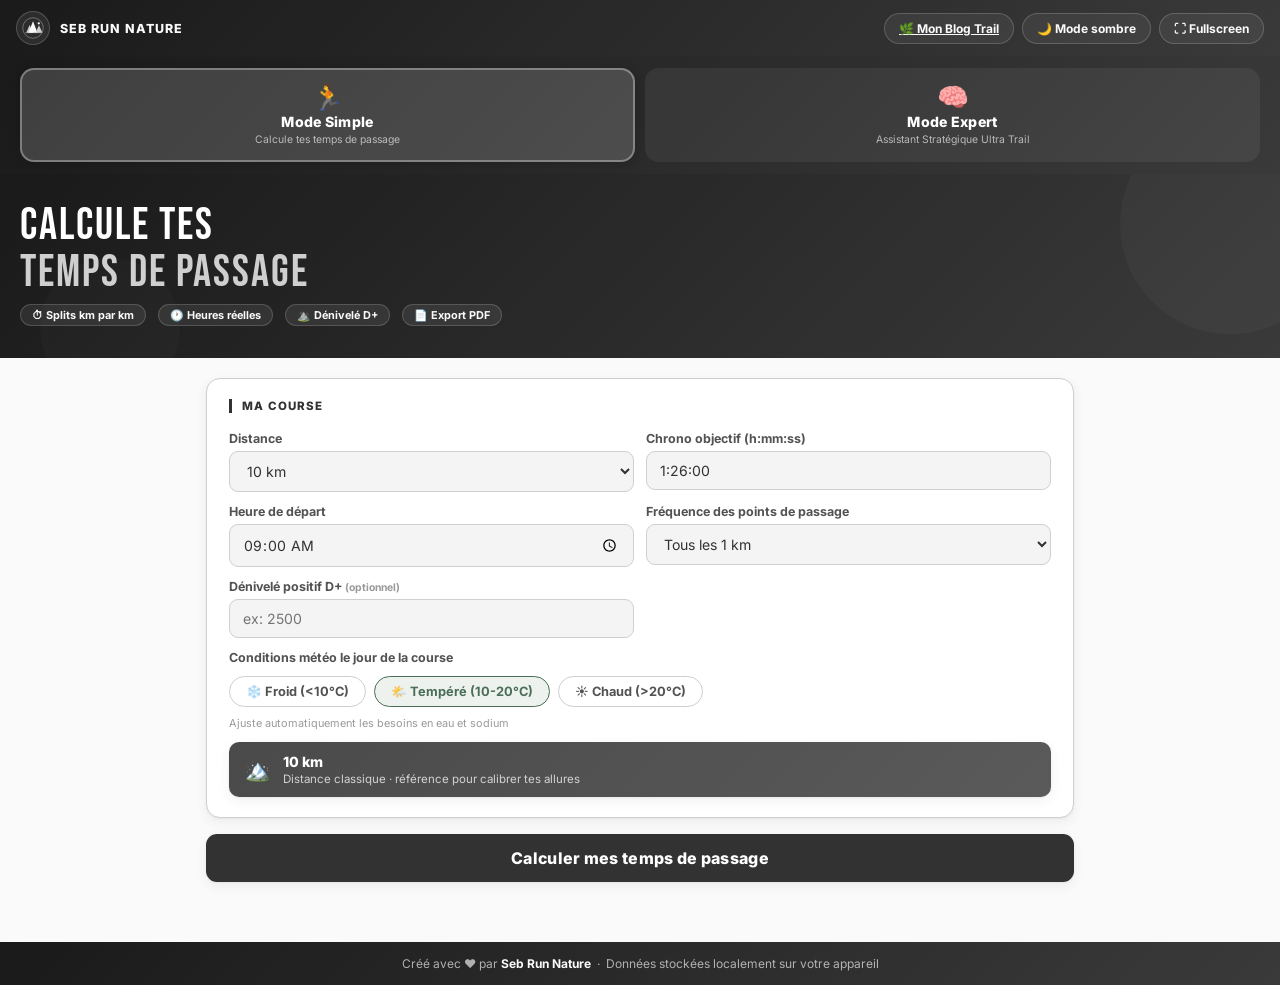
<file: index (27).html>
<!DOCTYPE html>
<html lang="fr">
<head>
<meta charset="UTF-8">
<meta name="viewport" content="width=device-width, initial-scale=1.0">
<title>Calculateur Temps de Passage Trail · Seb Run Nature</title>
<link rel="preconnect" href="https://fonts.googleapis.com">
<link href="https://fonts.googleapis.com/css2?family=Bebas+Neue&family=Inter:wght@400;600;700;800&family=JetBrains+Mono:wght@400;700&display=swap" rel="stylesheet">
<style>
/* ============================================
   CHARTE GRAPHIQUE — Palette monochrome
   Base : #323232 / #cfcfcf / #fafafa / #d5d5d5 / #ffffff / #fefefe
   Accents sémantiques : conservés en tons désaturés
   pour la lisibilité fonctionnelle (alertes, eau, glucides…)
   ============================================ */
:root{
  /* Palette de base */
  --c-ink:        #323232;   /* texte principal, accents forts */
  --c-ink-soft:   #525252;   /* texte secondaire */
  --c-ink-mute:   #6b6b6b;   /* texte tertiaire, hints */
  --c-line:       #cfcfcf;   /* bordures principales */
  --c-line-soft:  #d5d5d5;   /* bordures secondaires, hover */
  --c-line-faint: #e5e5e5;   /* séparateurs très discrets */
  --c-bg:         #fafafa;   /* fond principal */
  --c-bg-alt:     #fefefe;   /* fond alternatif (cartes secondaires) */
  --c-surface:    #ffffff;   /* surface (cartes, sections) */
  --c-surface-2:  #f4f4f4;   /* surface enfoncée (inputs) */

  /* Accent principal — états actifs, boutons, focus, success */
  --c-accent:        #323232; /* l'accent = ink dans une charte mono */
  --c-accent-soft:   #4a4a4a;
  --c-accent-bg:     #ececec; /* fond pill/badge "actif" */
  --c-accent-on:     #ffffff; /* texte sur accent */

  /* Accents sémantiques discrets (désaturés) */
  --c-success:    #4a6e57;   /* "on track", glucides OK */
  --c-success-bg: #eef2ef;
  --c-warning:    #8a6a3a;   /* glucides, attention */
  --c-warning-bg: #f3eee3;
  --c-info:       #4a6478;   /* eau, hydratation */
  --c-info-bg:    #eaeef2;
  --c-danger:     #8a4a4a;   /* alertes critiques */
  --c-danger-bg:  #f3e8e8;
  --c-caf:        #4a4a6e;   /* caféine, nuit */
  --c-caf-bg:     #ececf0;

  /* Ombres */
  --shadow-sm: 0 1px 2px rgba(50,50,50,.04), 0 2px 6px rgba(50,50,50,.05);
  --shadow-md: 0 1px 2px rgba(50,50,50,.05), 0 4px 12px rgba(50,50,50,.07);
  --shadow-lg: 0 2px 4px rgba(50,50,50,.06), 0 8px 24px rgba(50,50,50,.09);
  --shadow-hover: 0 2px 4px rgba(50,50,50,.05), 0 12px 28px rgba(50,50,50,.10);

  /* Dégradé sombre — topbar, hero, mode-selector, footer */
  --gradient-dark: linear-gradient(135deg, #1a1a1a 0%, #2a2a2a 50%, #3a3a3a 100%);

  /* Rayons */
  --radius-sm: 6px;
  --radius-md: 10px;
  --radius-lg: 14px;
}

*{box-sizing:border-box;margin:0;padding:0;}
body{font-family:'Inter',system-ui,sans-serif;background:var(--c-bg);color:var(--c-ink);margin:0;padding:0;}
.cw{max-width:900px;margin:0 auto;padding:0 16px 60px;}

/* APP HEADER */
.app-topbar{background:var(--gradient-dark);padding:8px 16px;display:flex;align-items:center;gap:10px;min-height:56px;box-shadow:0 1px 0 rgba(0,0,0,.04);flex-wrap:wrap;}
.app-logo{display:flex;align-items:center;gap:10px;text-decoration:none;flex-shrink:0;}
.app-logo-icon{width:34px;height:34px;background:rgba(255,255,255,.08);border-radius:50%;display:flex;align-items:center;justify-content:center;border:1.5px solid rgba(255,255,255,.18);}
.app-logo-text{font-size:.78rem;font-weight:800;color:#fafafa;text-transform:uppercase;letter-spacing:1px;}
.app-topbar-actions{display:flex;gap:8px;margin-left:auto;flex-wrap:wrap;}
.app-topbar-btn{display:inline-flex;align-items:center;gap:6px;padding:7px 14px;border-radius:20px;font-size:.75rem;font-weight:700;cursor:pointer;border:1.5px solid rgba(255,255,255,.18);background:rgba(255,255,255,.06);color:#fafafa;font-family:'Inter',sans-serif;transition:all .18s;white-space:nowrap;}
.app-topbar-btn:hover{background:rgba(255,255,255,.14);border-color:rgba(255,255,255,.32);}
.app-hero{background:var(--gradient-dark);padding:28px 20px 32px;margin-bottom:0;position:relative;overflow:hidden;}
.app-hero::before{content:'';position:absolute;top:-60px;right:-60px;width:220px;height:220px;border-radius:50%;background:rgba(255,255,255,.03);pointer-events:none;}
.app-hero::after{content:'';position:absolute;bottom:-40px;left:40px;width:140px;height:140px;border-radius:50%;background:rgba(255,255,255,.02);pointer-events:none;}
.app-hero-title{font-family:'Bebas Neue',sans-serif;font-size:clamp(2rem,5vw,2.8rem);color:#ffffff;letter-spacing:2px;line-height:1.05;margin-bottom:8px;}
.app-hero-title span{color:#cfcfcf;}
.app-hero-sub{font-size:.85rem;color:rgba(250,250,250,.65);display:flex;gap:12px;flex-wrap:wrap;}
.app-hero-badge{display:inline-flex;align-items:center;gap:5px;background:rgba(255,255,255,.08);border:1px solid rgba(255,255,255,.16);color:#fafafa;border-radius:14px;padding:3px 11px;font-size:.68rem;font-weight:700;}
.app-content{background:var(--c-bg);padding-top:20px;}

/* DARK MODE OVERRIDE — centralisé plus bas */
.cw-section{background:var(--c-surface);border:1px solid var(--c-line);border-radius:var(--radius-lg);padding:20px 22px;margin-bottom:12px;box-shadow:var(--shadow-md);transition:box-shadow .25s ease,transform .25s ease;}
.cw-section:hover{box-shadow:var(--shadow-hover);}
.cw-section-title{font-size:.72rem;font-weight:800;text-transform:uppercase;letter-spacing:1px;color:var(--c-ink);border-left:3px solid var(--c-ink);padding-left:10px;margin-bottom:18px;}
.cw-grid{display:grid;grid-template-columns:1fr 1fr;gap:12px;}
.cw-field{display:flex;flex-direction:column;gap:5px;}
.cw-label{font-size:.78rem;font-weight:700;color:var(--c-ink-soft);}
input,select,textarea{width:100%;padding:10px 13px;border:1.5px solid var(--c-line);border-radius:9px;font-size:.88rem;font-family:'Inter',sans-serif;background:var(--c-surface-2);color:var(--c-ink);transition:all .18s;}
input:focus,select:focus,textarea:focus{outline:none;border-color:var(--c-ink);background:var(--c-surface);box-shadow:0 0 0 3px rgba(50,50,50,.10);}
textarea{resize:none;}
.dist-banner{background:linear-gradient(135deg, #4a4a4a 0%, #5a5a5a 100%);border-radius:var(--radius-md);padding:11px 16px;margin-top:12px;display:none;align-items:center;gap:12px;box-shadow:var(--shadow-md);}
.dist-banner-icon{font-size:1.3rem;flex-shrink:0;}
.dist-banner-text{font-size:.88rem;font-weight:800;color:#fff;}
.dist-banner-sub{font-size:.72rem;color:rgba(255,255,255,.75);margin-top:2px;}
.radio-group{display:flex;flex-direction:column;gap:8px;}
.radio-opt{display:flex;align-items:center;gap:12px;padding:11px 14px;border:1px solid var(--c-line);border-radius:var(--radius-md);cursor:pointer;background:var(--c-surface);transition:all .18s;}
.radio-opt:hover{border-color:var(--c-line-soft);background:var(--c-bg-alt);}
.radio-opt.selected{border-color:var(--c-ink);background:var(--c-accent-bg);}
.radio-dot{width:20px;height:20px;border-radius:50%;border:2px solid var(--c-line);flex-shrink:0;display:flex;align-items:center;justify-content:center;}
.radio-dot.on{border-color:var(--c-ink);background:var(--c-ink);}
.radio-dot.on::after{content:'';width:7px;height:7px;background:#fff;border-radius:50%;}
.radio-label{font-size:.88rem;font-weight:700;color:var(--c-ink);}
.radio-sub{font-size:.72rem;color:var(--c-ink-mute);margin-top:2px;}
.freq-pills{display:flex;gap:8px;margin-top:8px;margin-left:32px;flex-wrap:wrap;}
.freq-pill{padding:5px 16px;border:1px solid var(--c-line);border-radius:20px;font-size:.78rem;font-weight:700;cursor:pointer;background:var(--c-surface);color:var(--c-ink-soft);transition:all .15s;}
.freq-pill:hover{border-color:var(--c-line-soft);}
.freq-pill.on{background:var(--c-ink);color:#fff;border-color:var(--c-ink);}
.cw-btn{width:100%;padding:14px;background:var(--c-ink);color:#fff;border:none;border-radius:11px;font-size:1rem;font-weight:800;cursor:pointer;margin-top:4px;font-family:'Inter',sans-serif;box-shadow:var(--shadow-md);transition:all .2s;letter-spacing:.3px;}
.cw-btn:hover{transform:translateY(-1px);box-shadow:var(--shadow-lg);background:#1f1f1f;}
.res-cards{display:grid;grid-template-columns:repeat(4,1fr);gap:10px;margin-bottom:14px;}
.res-card{background:var(--c-bg);border:1px solid var(--c-line);border-radius:var(--radius-md);padding:12px 8px;text-align:center;box-shadow:var(--shadow-sm);transition:box-shadow .2s ease,transform .2s ease;}
.res-card:hover{box-shadow:var(--shadow-md);transform:translateY(-1px);}
.res-val{font-size:1rem;font-weight:800;color:var(--c-ink);line-height:1.2;font-family:'JetBrains Mono',monospace;font-variant-numeric:tabular-nums;}
.res-lbl{font-size:.65rem;font-weight:700;text-transform:uppercase;letter-spacing:.3px;color:var(--c-ink-mute);margin-top:4px;}
.arrivee-banner{background:var(--c-warning-bg);border:1px solid #e0d4b8;border-radius:var(--radius-md);padding:9px 14px;margin-bottom:14px;font-size:.85rem;font-weight:800;color:var(--c-warning);display:none;}
.t-wrap{overflow-x:auto;-webkit-overflow-scrolling:touch;}
table{width:100%;border-collapse:collapse;font-size:.8rem;}
th{text-align:left;padding:8px 10px;font-size:.72rem;font-weight:800;text-transform:uppercase;letter-spacing:.3px;background:var(--c-ink);color:#fafafa;white-space:nowrap;}
th:first-child{border-radius:8px 0 0 0;}
th:last-child{border-radius:0 8px 0 0;}
td{padding:9px 11px;border-bottom:1px solid var(--c-line-faint);vertical-align:middle;font-family:'JetBrains Mono',monospace;font-size:.78rem;font-variant-numeric:tabular-nums;color:var(--c-ink);}
tr:last-child td{border-bottom:none;font-weight:800;background:var(--c-accent-bg);}
tr.is-ravito td{background:var(--c-success-bg);}
tr.is-ravito td:first-child{border-left:3px solid var(--c-success);}
tr.is-half td{background:#e6ebe8;font-weight:700;}
tr:hover td{background:var(--c-bg)!important;}
.rav-badge{display:inline-flex;align-items:center;gap:3px;background:var(--c-success);color:#fff;border-radius:10px;padding:2px 8px;font-size:.72rem;font-weight:700;white-space:nowrap;}
.gluc-col{min-width:70px;}
.eau-col{min-width:70px;}
.gluc-pill{display:inline-block;background:var(--c-warning-bg);color:var(--c-warning);border:1px solid #e0d4b8;border-radius:8px;padding:1px 7px;font-size:.72rem;font-weight:700;white-space:nowrap;}
.eau-pill{display:inline-block;background:var(--c-info-bg);color:var(--c-info);border:1px solid #d4dde4;border-radius:8px;padding:1px 7px;font-size:.72rem;font-weight:700;white-space:nowrap;}
.cum-lbl{font-size:.65rem;color:var(--c-ink-mute);margin-top:2px;display:block;}
.totals-row{display:grid;grid-template-columns:repeat(3,1fr);gap:10px;margin-top:14px;}
.tot-card{background:var(--c-bg);border:1px solid var(--c-line);border-radius:var(--radius-md);padding:12px;text-align:center;box-shadow:var(--shadow-sm);transition:box-shadow .2s ease,transform .2s ease;}
.tot-card:hover{box-shadow:var(--shadow-md);transform:translateY(-1px);}
.tot-val{font-size:1.1rem;font-weight:800;color:var(--c-ink);font-family:'JetBrains Mono',monospace;}
.tot-lbl{font-size:.65rem;font-weight:700;text-transform:uppercase;letter-spacing:.3px;color:var(--c-ink-mute);margin-top:4px;}
.disclaimer{background:var(--c-bg-alt);border:1px solid var(--c-line);border-radius:var(--radius-md);padding:12px 14px;font-size:.75rem;color:var(--c-ink-mute);line-height:1.7;margin-top:12px;}
.disclaimer strong{color:var(--c-ink-soft);}
.pdf-section{background:var(--c-surface);border:1px solid var(--c-line);border-radius:var(--radius-lg);padding:18px 20px;margin-top:12px;box-shadow:var(--shadow-md);transition:box-shadow .25s ease;}
.pdf-section:hover{box-shadow:var(--shadow-hover);}
.format-pills{display:flex;gap:8px;margin-bottom:14px;}
.format-pill{padding:8px 20px;border:1px solid var(--c-line);border-radius:20px;font-size:.85rem;font-weight:700;cursor:pointer;background:var(--c-surface);color:var(--c-ink-soft);transition:all .15s;}
.format-pill:hover{border-color:var(--c-line-soft);}
/* .format-pill.on défini dans le bloc dark mode ci-dessous */
.motto-count{font-size:.72rem;color:var(--c-ink-mute);margin-top:4px;}
.btn-row{display:flex;gap:10px;margin-top:14px;}
.btn-row .cw-btn{margin-top:0;}
.btn-modifier{flex:0 0 auto;padding:13px 20px;background:var(--c-accent-bg);color:var(--c-ink);border:1px solid var(--c-line);border-radius:var(--radius-md);font-size:.88rem;font-weight:800;cursor:pointer;font-family:'Inter',sans-serif;transition:all .15s;}
.btn-modifier:hover{background:#dcdcdc;border-color:var(--c-ink-soft);}
.pdf-hint{font-size:.72rem;color:var(--c-ink-mute);margin-top:8px;line-height:1.6;}
.cw-footer{text-align:center;font-size:.75rem;color:var(--c-ink-mute);margin-top:20px;line-height:1.8;}
.cw-footer a{color:var(--c-ink);font-weight:700;text-decoration:underline;}
.weather-pills{display:flex;gap:8px;margin-top:6px;flex-wrap:wrap;}
.weather-pill{padding:7px 16px;border:1.5px solid var(--c-line);border-radius:20px;font-size:.8rem;font-weight:700;cursor:pointer;background:var(--c-surface);color:var(--c-ink-soft);font-family:'Inter',sans-serif;transition:all .18s;}
.weather-pill:hover{border-color:var(--c-line-soft);}
.weather-pill.cold.on{background:var(--c-info-bg);color:var(--c-info);border-color:var(--c-info);}
.weather-pill.moderate.on{background:var(--c-success-bg);color:var(--c-success);border-color:var(--c-success);}
.weather-pill.hot.on{background:var(--c-danger-bg);color:var(--c-danger);border-color:var(--c-danger);}
.alert-box{border-radius:var(--radius-md);padding:10px 14px;margin-top:12px;font-size:.82rem;font-weight:700;line-height:1.6;display:none;}
.alert-danger{background:var(--c-danger-bg);border:1px solid #d4b8b8;color:var(--c-danger);}
.alert-warn{background:var(--c-warning-bg);border:1px solid #e0d4b8;color:var(--c-warning);}
.nutrition-summary{background:var(--c-bg);border:1px solid var(--c-line);border-radius:var(--radius-md);padding:12px 16px;margin-top:12px;display:none;box-shadow:var(--shadow-sm);}
.ns-title{font-size:.7rem;font-weight:800;text-transform:uppercase;letter-spacing:.5px;color:var(--c-ink);margin-bottom:8px;}
.ns-grid{display:flex;gap:12px;flex-wrap:wrap;}
.ns-item{text-align:center;flex:1;min-width:70px;}
.ns-val{font-size:1rem;font-weight:800;color:var(--c-ink);font-family:'JetBrains Mono',monospace;}
.ns-lbl{font-size:.62rem;color:var(--c-ink-mute);text-transform:uppercase;letter-spacing:.3px;margin-top:2px;}
/* TERRAIN PILLS */
.terrain-pills{display:flex;gap:7px;flex-wrap:wrap;margin-top:6px;}
.terrain-pill{padding:7px 13px;border:1.5px solid var(--c-line);border-radius:20px;font-size:.78rem;font-weight:700;cursor:pointer;background:var(--c-surface);color:var(--c-ink-soft);font-family:'Inter',sans-serif;transition:all .18s;}
.terrain-pill:hover{border-color:var(--c-line-soft);}
.terrain-pill.on{background:var(--c-accent-bg);color:var(--c-ink);border-color:var(--c-ink);}
/* KM EFFORT BANNER */
.km-effort-banner{background:var(--c-ink);border-radius:var(--radius-lg);padding:12px 16px;margin-top:12px;display:none;align-items:center;gap:14px;box-shadow:var(--shadow-md);}
.ke-val{font-family:'JetBrains Mono',monospace;font-size:1.1rem;font-weight:700;color:#fafafa;}
.ke-lbl{font-size:.7rem;color:rgba(250,250,250,.65);margin-top:2px;}
.ke-detail{font-size:.72rem;color:rgba(250,250,250,.78);margin-top:4px;line-height:1.5;}
/* FATIGUE SLIDER — vert (forme) → rouge (épuisé) */
input[type=range]{-webkit-appearance:none;height:6px;border-radius:3px;background:linear-gradient(90deg, #4a9b6e 0%, #d4a04a 50%, #c45a4a 100%);padding:0;border:none;box-shadow:none;cursor:pointer;}
input[type=range]::-webkit-slider-thumb{-webkit-appearance:none;width:20px;height:20px;border-radius:50%;background:#fff;border:2.5px solid var(--c-ink);box-shadow:0 2px 6px rgba(50,50,50,.20);}
input[type=range]::-moz-range-thumb{width:20px;height:20px;border-radius:50%;background:#fff;border:2.5px solid var(--c-ink);box-shadow:0 2px 6px rgba(50,50,50,.20);cursor:pointer;}
.fatigue-labels{display:flex;justify-content:space-between;font-size:.62rem;color:var(--c-ink-mute);margin-top:3px;font-weight:600;}
/* RAVITO NUTRITION — nouvelle présentation */
.rav-section-info{font-size:.68rem;color:var(--c-ink-mute);margin-bottom:4px;font-style:italic;}
.rav-units-badge{display:inline-flex;align-items:center;gap:4px;background:var(--c-ink);color:#fafafa;border-radius:8px;padding:2px 9px;font-size:.75rem;font-weight:800;white-space:nowrap;margin-bottom:3px;}
.rav-gluc-section{font-size:.72rem;color:var(--c-warning);font-weight:700;}
.rav-cum{font-size:.62rem;color:var(--c-ink-mute);margin-top:1px;display:block;}
.rav-ontrack{color:var(--c-success);font-weight:700;}
.rav-alert-eau{background:var(--c-danger-bg);color:var(--c-danger);border:1px solid #d4b8b8;border-radius:6px;padding:1px 7px;font-size:.68rem;font-weight:700;display:inline-block;margin-top:2px;}
.eau-section-val{display:inline-block;background:var(--c-info-bg);color:var(--c-info);border:1px solid #d4dde4;border-radius:8px;padding:2px 9px;font-size:.75rem;font-weight:800;white-space:nowrap;margin-bottom:3px;}
/* Légende tableau */
.table-legend{background:var(--c-bg-alt);border:1px solid var(--c-line);border-radius:8px;padding:10px 14px;margin-bottom:12px;font-size:.72rem;color:var(--c-ink-mute);line-height:1.8;}
.table-legend strong{color:var(--c-ink-soft);}
/* CAFÉINE */
.caf-badge{display:inline-flex;align-items:center;gap:5px;background:var(--c-caf);color:#fff;border-radius:8px;padding:3px 10px;font-size:.72rem;font-weight:800;white-space:nowrap;}
.caf-dose{font-size:.65rem;color:rgba(255,255,255,.78);display:block;margin-top:2px;}
.caf-info-bloc{background:var(--c-caf);border-radius:var(--radius-lg);padding:14px 18px;margin-top:12px;color:#fafafa;font-size:.75rem;line-height:1.8;display:none;box-shadow:var(--shadow-md);}
.caf-info-bloc strong{color:#fff;}
.caf-info-bloc .caf-row{display:flex;align-items:flex-start;gap:8px;margin-bottom:6px;}
.caf-info-bloc .caf-row:last-child{margin-bottom:0;}
.is-caf td{background:var(--c-caf-bg)!important;}
.is-caf td:first-child{border-left:3px solid var(--c-caf)!important;}

.ravito-custom-wrap{margin-top:10px;padding:14px;background:var(--c-bg);border:1px solid var(--c-line);border-radius:var(--radius-md);display:none;}
.ravito-custom-title{font-size:.72rem;font-weight:700;color:var(--c-ink);margin-bottom:8px;}
.ravito-km-input{display:flex;gap:8px;align-items:center;flex-wrap:wrap;}
.ravito-km-input input{max-width:100px;flex:none;}
.ravito-tags{display:flex;gap:6px;flex-wrap:wrap;margin-top:8px;}
.ravito-tag{display:inline-flex;align-items:center;gap:4px;background:var(--c-ink);color:#fff;border-radius:6px;padding:3px 10px;font-size:.72rem;font-weight:700;cursor:pointer;transition:background .15s;}
.ravito-tag:hover{background:#1f1f1f;}
.btn-small{padding:7px 14px;background:var(--c-accent-bg);color:var(--c-ink);border:1px solid var(--c-line);border-radius:8px;font-size:.78rem;font-weight:700;cursor:pointer;font-family:'Inter',sans-serif;transition:all .15s;}
.btn-small:hover{background:#dcdcdc;border-color:var(--c-ink-soft);}
/* POIDS SAC */
.section-ravito{background:var(--c-bg-alt);border:1px solid var(--c-line);border-radius:var(--radius-lg);padding:14px 18px;margin-top:10px;display:none;box-shadow:var(--shadow-md);}
.sr-title{font-size:.7rem;font-weight:800;text-transform:uppercase;letter-spacing:.6px;color:var(--c-ink);margin-bottom:10px;}
.sr-grid{display:flex;gap:12px;flex-wrap:wrap;margin-bottom:10px;}
.sr-item{text-align:center;flex:1;min-width:90px;background:var(--c-surface);border-radius:8px;padding:10px 8px;border:1px solid var(--c-line);box-shadow:var(--shadow-sm);}
.sr-val{font-family:'JetBrains Mono',monospace;font-size:1rem;font-weight:800;color:var(--c-ink);}
.sr-lbl{font-size:.62rem;color:var(--c-ink-mute);text-transform:uppercase;letter-spacing:.3px;margin-top:3px;font-weight:700;}
.sr-note{font-size:.75rem;color:var(--c-ink-soft);line-height:1.6;background:var(--c-surface);border-radius:6px;padding:8px 12px;border-left:3px solid var(--c-line);}
/* DARK MODE — bloc unifié, palette gris foncés */
body.dark{
  --c-ink:        #f0f0f0;
  --c-ink-soft:   #cccccc;
  --c-ink-mute:   #999999;
  --c-line:       #3a3a3a;
  --c-line-soft:  #4a4a4a;
  --c-line-faint: #2a2a2a;
  --c-bg:         #1a1a1a;
  --c-bg-alt:     #1f1f1f;
  --c-surface:    #242424;
  --c-surface-2:  #1a1a1a;
  --c-accent:     #f0f0f0;
  --c-accent-soft:#d0d0d0;
  --c-accent-bg:  #2e2e2e;
  --c-accent-on:  #1a1a1a;
  --c-success-bg: #25302a;
  --c-warning-bg: #2e2a22;
  --c-info-bg:    #232930;
  --c-danger-bg:  #2e2222;
  --c-caf-bg:     #25252e;
}
body.dark{background:var(--c-bg);color:var(--c-ink);}
/* Ombres adaptées au mode sombre — plus profondes et noires */
body.dark{
  --shadow-sm: 0 1px 2px rgba(0,0,0,.30), 0 2px 6px rgba(0,0,0,.20);
  --shadow-md: 0 1px 2px rgba(0,0,0,.35), 0 4px 12px rgba(0,0,0,.28);
  --shadow-lg: 0 2px 4px rgba(0,0,0,.40), 0 8px 24px rgba(0,0,0,.35);
  --shadow-hover: 0 2px 4px rgba(0,0,0,.40), 0 12px 28px rgba(0,0,0,.40);
}
body.dark .app-content{background:var(--c-bg);}
body.dark .app-topbar,body.dark .app-hero{background:#0e0e0e;}
body.dark .app-hero-title{color:#fafafa;}
body.dark .app-hero-title span{color:#cfcfcf;}
body.dark .cw-section,body.dark .pdf-section{background:var(--c-surface);border-color:var(--c-line);}
body.dark input,body.dark select,body.dark textarea{background:#161616;color:var(--c-ink);border-color:var(--c-line);}
body.dark input:focus,body.dark select:focus{background:var(--c-surface);border-color:var(--c-ink);box-shadow:0 0 0 3px rgba(240,240,240,.10);}
body.dark .radio-opt{background:var(--c-surface);border-color:var(--c-line);}
body.dark .radio-opt.selected{background:var(--c-accent-bg);border-color:var(--c-ink);}
body.dark .freq-pill,body.dark .terrain-pill,body.dark .format-pill,body.dark .weather-pill{background:var(--c-surface);color:var(--c-ink-soft);border-color:var(--c-line);}
body.dark .freq-pill.on,body.dark .format-pill.on,body.dark .terrain-pill.on{background:#fafafa;color:#1a1a1a;border-color:#fafafa;}
body.dark .res-card,body.dark .tot-card,body.dark .disclaimer{background:var(--c-bg-alt);border-color:var(--c-line);}
body.dark .res-val,body.dark .tot-val,body.dark .ns-val,body.dark .sr-val{color:var(--c-ink);}
body.dark .nutrition-summary{background:var(--c-bg-alt);border-color:var(--c-line);}
body.dark .section-ravito{background:var(--c-bg-alt);border-color:var(--c-line);}
body.dark .sr-item{background:var(--c-surface);border-color:var(--c-line);}
body.dark .sr-note{background:var(--c-surface);color:var(--c-ink-soft);border-left-color:var(--c-line);}
body.dark td{border-bottom-color:var(--c-line-faint);color:var(--c-ink);}
body.dark th{background:#0e0e0e;color:#fafafa;}
body.dark tr:hover td{background:var(--c-bg-alt)!important;}
body.dark tr:last-child td{background:var(--c-accent-bg);}
body.dark tr.is-half td{background:#2a2a2a;}
body.dark .table-legend{background:var(--c-bg-alt);border-color:var(--c-line);color:var(--c-ink-mute);}
body.dark .ravito-custom-wrap{background:var(--c-bg-alt);border-color:var(--c-line);}
body.dark .km-effort-banner{background:#0e0e0e;}
body.dark .cw-btn{background:#fafafa;color:#1a1a1a;}
body.dark .cw-btn:hover{background:#ffffff;}
body.dark .btn-modifier{background:var(--c-accent-bg);color:var(--c-ink);border-color:var(--c-line);}
body.dark .btn-small{background:var(--c-accent-bg);color:var(--c-ink);border-color:var(--c-line);}
body.dark .dist-banner{background:#0e0e0e;}
/* Format pill active (light) */
.format-pill.on{background:var(--c-ink);color:#fff;border-color:var(--c-ink);}
/* ISOL RAVITO CUSTOM */
tr.is-ravito-custom td{background:var(--c-warning-bg);}
tr.is-ravito-custom td:first-child{border-left:3px solid var(--c-warning);}
.rav-badge-custom{background:var(--c-warning);color:#fff;}
/* MODE SELECTOR */
.mode-selector{display:flex;gap:0;background:var(--gradient-dark);padding:12px 20px;gap:10px;}
.mode-btn{flex:1;display:flex;flex-direction:column;align-items:center;gap:3px;padding:14px 10px;border-radius:var(--radius-lg);border:2px solid transparent;background:rgba(255,255,255,.06);cursor:pointer;transition:all .2s;font-family:'Inter',sans-serif;}
.mode-btn:hover{background:rgba(255,255,255,.12);}
.mode-btn.active{background:rgba(255,255,255,.16);border-color:rgba(255,255,255,.32);box-shadow:0 2px 12px rgba(0,0,0,.20);}
.mode-icon{font-size:1.6rem;line-height:1;}
.mode-label{font-size:.88rem;font-weight:800;color:#fff;letter-spacing:.3px;}
.mode-sub{font-size:.65rem;color:rgba(250,250,250,.65);text-align:center;line-height:1.3;}
/* Mode show/hide */
body.mode-simple .expert-only{display:none!important;}
body.mode-expert .simple-only{display:none!important;}
body.mode-simple .simple-only{display:block;}
/* Bouton "Calculer" — texte adaptatif selon le mode */
.btn-label-simple,.btn-label-expert{display:none;}
body.mode-simple .btn-label-simple{display:inline;}
body.mode-expert .btn-label-expert{display:inline;}
/* Fallback si aucune classe de mode n'est posée (chargement initial) */
body:not(.mode-simple):not(.mode-expert) .btn-label-simple{display:inline;}
/* SAVE BAR */
.save-bar{display:flex;align-items:center;justify-content:space-between;flex-wrap:wrap;gap:8px;background:var(--c-ink);border-radius:var(--radius-md);padding:10px 16px;margin-bottom:12px;}
.save-bar-left{display:flex;align-items:center;gap:10px;}
.save-bar-right{display:flex;align-items:center;gap:6px;flex-wrap:wrap;}
.save-bar-label{font-size:.72rem;font-weight:800;color:#cfcfcf;text-transform:uppercase;letter-spacing:.5px;}
.save-status{font-size:.7rem;color:#a8d4b9;font-weight:700;min-width:120px;}
.save-status.error{color:#e0a0a0;}
.save-btn{padding:6px 12px;border-radius:8px;font-size:.72rem;font-weight:700;border:1px solid rgba(255,255,255,.18);background:rgba(255,255,255,.06);color:#cfcfcf;cursor:pointer;font-family:'Inter',sans-serif;transition:all .15s;white-space:nowrap;}
.save-btn:hover{background:rgba(255,255,255,.14);color:#fafafa;border-color:rgba(255,255,255,.32);}
.save-btn-danger{color:#e0a0a0;border-color:rgba(224,160,160,.4);}
.save-btn-danger:hover{background:rgba(224,160,160,.18);color:#fff;}
body.dark .save-bar{background:#0e0e0e;border:1px solid var(--c-line);}
/* FORMAT PILLS */
@media(max-width:600px){
  #fsBtn{display:none;}
  .app-topbar-btn{padding:6px 10px;font-size:.7rem;}
  .cw-grid{grid-template-columns:1fr;}
  .res-cards{grid-template-columns:1fr 1fr;}
  .totals-row{grid-template-columns:1fr;}
  .btn-row{flex-direction:column;}
}
@media(max-width:680px){
  table{font-size:.72rem;}
  th,td{padding:6px 6px;}
  .hide-mobile{display:none;}
  .t-wrap{border-radius:8px;border:1px solid var(--c-line);}
}
/* PDF géré via window.open() */
</style>
  <link rel="manifest" href="/calculateur-trail/manifest.json">
<meta name="description" content="Calculez vos temps de passage trail km par km, planifiez votre ravitaillement eau et glucides selon les recommandations scientifiques. Export PDF et bracelet poignet.">
<meta name="theme-color" content="#323232">
<meta name="apple-mobile-web-app-capable" content="yes">
<meta name="apple-mobile-web-app-title" content="Calculateur Trail">
<!-- Google Analytics -->
<script async src="https://www.googletagmanager.com/gtag/js?id=G-V3787TTF1Y"></script>
<script>
  window.dataLayer = window.dataLayer || [];
  function gtag(){dataLayer.push(arguments);}
  gtag("js", new Date());
  gtag("config", "G-V3787TTF1Y");
</script>
<script>
if("serviceWorker" in navigator){
  navigator.serviceWorker.register("/calculateur-trail/sw.js");
}
</script>
</head>
<body>
<!-- TOPBAR -->
<div class="app-topbar">
  <a href="https://www.seb-run-nature.com" target="_blank" rel="noopener" class="app-logo">
    <div class="app-logo-icon">
      <svg width="22" height="22" viewBox="0 0 210 210" fill="none" aria-hidden="true">
        <circle cx="105" cy="105" r="98" fill="none" stroke="#fafafa" stroke-width="3"/>
        <polygon points="40,150 73,76 106,150" fill="#cfcfcf"/>
        <polygon points="62,150 105,40 148,150" fill="#fafafa"/>
        <polygon points="129,150 162,78 195,150" fill="#cfcfcf"/>
        <circle cx="160" cy="60" r="11" fill="#fafafa"/>
        <line x1="32" y1="150" x2="178" y2="150" stroke="#fafafa" stroke-width="2.5"/>
      </svg>
    </div>
    <span class="app-logo-text">Seb Run Nature</span>
  </a>
  <div class="app-topbar-actions">
    <a href="https://www.seb-run-nature.com" target="_blank" rel="noopener" class="app-topbar-btn">🌿 Mon Blog Trail</a>
    <button class="app-topbar-btn" onclick="toggleDark()" id="darkBtn">🌙 Mode sombre</button>
    <button class="app-topbar-btn" onclick="toggleFullscreen()" id="fsBtn">&#x26F6; Fullscreen</button>
  </div>
</div>

<!-- SÉLECTEUR DE MODE -->
<div class="mode-selector">
  <button class="mode-btn active" id="modeSimpleBtn" onclick="setMode('simple')">
    <span class="mode-icon">🏃</span>
    <span class="mode-label">Mode Simple</span>
    <span class="mode-sub">Calcule tes temps de passage</span>
  </button>
  <button class="mode-btn" id="modeExpertBtn" onclick="setMode('expert')">
    <span class="mode-icon">🧠</span>
    <span class="mode-label">Mode Expert</span>
    <span class="mode-sub">Assistant Stratégique Ultra Trail</span>
  </button>
</div>

<!-- HERO — adapté selon le mode -->
<div class="app-hero" id="heroSimple">
  <div class="app-hero-title">Calcule tes<br><span>temps de passage</span></div>
  <div class="app-hero-sub">
    <span class="app-hero-badge">⏱ Splits km par km</span>
    <span class="app-hero-badge">🕐 Heures réelles</span>
    <span class="app-hero-badge">⛰️ Dénivelé D+</span>
    <span class="app-hero-badge">📄 Export PDF</span>
  </div>
</div>
<div class="app-hero" id="heroExpert" style="display:none;">
  <div class="app-hero-title">Assistant Stratégique<br><span>Ultra Trail</span></div>
  <div class="app-hero-sub">
    <span class="app-hero-badge">⏱ Splits km par km</span>
    <span class="app-hero-badge">💧 Nutrition intelligente</span>
    <span class="app-hero-badge">⛰️ Dénivelé D+</span>
    <span class="app-hero-badge">🎒 Poids du sac</span>
    <span class="app-hero-badge">☕ Protocole caféine</span>
    <span class="app-hero-badge">📄 Export PDF</span>
  </div>
</div>

<div class="app-content">
<div class="cw">

<!-- BARRE SAUVEGARDE -->
<div class="save-bar expert-only" id="saveBar">
  <div class="save-bar-left">
    <span class="save-bar-label">💾 Sauvegarde</span>
    <span id="saveStatus" class="save-status"></span>
  </div>
  <div class="save-bar-right">
    <button class="save-btn" onclick="saveToLocal()" title="Sauvegarder dans le navigateur">💾 Sauvegarder</button>
    <button class="save-btn" onclick="exportJSON()" title="Exporter en fichier .json">📤 Exporter .json</button>
    <label class="save-btn" title="Importer un fichier .json">
      📥 Importer .json
      <input type="file" id="importFile" accept=".json" style="display:none;" onchange="importJSON(event)">
    </label>
    <button class="save-btn save-btn-danger" onclick="clearSave()" title="Effacer la sauvegarde locale">🗑 Effacer</button>
  </div>
</div>

<div class="cw-section">
  <div class="cw-section-title">Ma course</div>

  <!-- NOM DE LA COURSE -->
  <div class="cw-field expert-only" style="margin-bottom:14px;">
    <label class="cw-label" for="raceName">🏆 Nom de la course <span style="font-size:.65rem;color:#9a9a9a;">— apparaît dans le PDF et le bracelet poignet</span></label>
    <input type="text" id="raceName" placeholder="ex: Ultra Trail des Ardennes 2025" maxlength="60" style="font-size:.95rem;font-weight:600;">
  </div>

  <div class="cw-grid">
    <div class="cw-field">
      <label class="cw-label" for="dist">Distance</label>
      <select id="dist" onchange="onDistChange()">
        <option value="5">5 km</option>
        <option value="10" selected>10 km</option>
        <option value="15">15 km</option>
        <option value="18.7">Uelzechtdall 18,7 km</option>
        <option value="21.1">Semi-marathon 21,1 km</option>
        <option value="42.195">Marathon 42,195 km</option>
        <option value="50">Ultra 50 km</option>
        <option value="80">Ultra 80 km</option>
        <option value="100">Ultra 100 km</option>
        <option value="200">Ultra 200 km</option>
        <option value="custom">Distance personnalisée</option>
      </select>
    </div>
    <div class="cw-field" id="customField" style="display:none;">
      <label class="cw-label" for="customDist">Distance (km)</label>
      <input type="number" id="customDist" min="1" max="200" step="0.1" placeholder="ex: 18.5" oninput="onDistChange()">
    </div>
    <div class="cw-field">
      <label class="cw-label" for="targetTime">Chrono objectif (h:mm:ss)</label>
      <input type="text" id="targetTime" placeholder="1:26:00" value="1:26:00">
    </div>
    <div class="cw-field">
      <label class="cw-label" for="startTime">Heure de départ</label>
      <input type="time" id="startTime" value="09:00">
    </div>
    <div class="cw-field">
      <label class="cw-label" for="freq">Fréquence des points de passage</label>
      <select id="freq">
        <option value="1" selected>Tous les 1 km</option>
        <option value="2">Tous les 2 km</option>
        <option value="5">Tous les 5 km</option>
      </select>
    </div>
    <div class="cw-field expert-only">
      <label class="cw-label" for="strat">Stratégie de course</label>
      <select id="strat">
        <option value="even">Allure régulière</option>
        <option value="neg">Départ conservateur (accélération finale)</option>
        <option value="pos">Départ rapide (gestion en fin de course)</option>
      </select>
    </div>
    <div class="cw-field">
      <label class="cw-label" for="dplus">Dénivelé positif D+ <span style="font-size:.65rem;color:#9a9a9a;">(optionnel)</span></label>
      <input type="number" id="dplus" min="0" max="20000" step="50" placeholder="ex: 2500" oninput="onDplusChange()">
    </div>
    <div class="cw-field" id="terrainField" style="display:none;grid-column:1/-1;">
      <div class="cw-label" id="terrainLabel">⛰️ Technicité du terrain</div>
      <div class="terrain-pills" role="group" aria-labelledby="terrainLabel">
        <button class="terrain-pill on" onclick="setTerrain('easy',this)">🟢 Facile (×1.0)</button>
        <button class="terrain-pill" onclick="setTerrain('tech',this)">🟠 Technique (×1.2)</button>
        <button class="terrain-pill" onclick="setTerrain('expert',this)">🔴 Expert / Skyrunning (×1.5)</button>
      </div>
      <div style="font-size:.68rem;color:#9a9a9a;margin-top:4px;">Pierriers, racines, dévers — ajuste le temps d'effort réel sur le D+</div>
    </div>
    <div class="cw-field" style="grid-column:1/-1;">
      <div class="cw-label" id="weatherLabel">Conditions météo le jour de la course</div>
      <div class="weather-pills" role="group" aria-labelledby="weatherLabel">
        <button class="weather-pill cold" onclick="setWeather('cold',this)" aria-pressed="false">❄️ Froid (&lt;10°C)</button>
        <button class="weather-pill moderate on" onclick="setWeather('moderate',this)" aria-pressed="true">🌤️ Tempéré (10-20°C)</button>
        <button class="weather-pill hot" onclick="setWeather('hot',this)" aria-pressed="false">☀️ Chaud (&gt;20°C)</button>
      </div>
      <div style="font-size:.68rem;color:#9a9a9a;margin-top:4px;">Ajuste automatiquement les besoins en eau et sodium</div>
    </div>
    <div class="cw-field expert-only" style="grid-column:1/-1;">
      <label class="cw-label" for="fatigueSlider">📉 Dérive de fatigue <span id="fatigueVal" style="font-weight:500;">0% — Allure constante</span></label>
      <input type="range" id="fatigueSlider" min="0" max="30" value="0" step="5" oninput="onFatigueChange(this.value)">
      <div class="fatigue-labels"><span>Constant</span><span>−10%</span><span>−20%</span><span>−30%</span></div>
      <div style="font-size:.68rem;color:#9a9a9a;margin-top:4px;">Ralentit progressivement l'allure sur les 30 derniers km — rend les temps de passage réalistes</div>
    </div>
  </div>
  <div id="kmEffortBanner" class="km-effort-banner">
    <div style="font-size:1.5rem;flex-shrink:0;">⚡</div>
    <div>
      <div class="ke-val" id="kmEffortVal">— km-effort</div>
      <div class="ke-lbl">Distance effort réelle (D+ intégré)</div>
      <div class="ke-detail" id="kmEffortDetail"></div>
    </div>
  </div>
  <div id="distBanner" class="dist-banner">
    <div class="dist-banner-icon">🏔️</div>
    <div>
      <div class="dist-banner-text" id="distBannerText"></div>
      <div class="dist-banner-sub" id="distBannerSub"></div>
    </div>
  </div>
</div>

<!-- SECTION NUTRITION PERSONNALISÉE -->
<div class="cw-section expert-only">
  <div class="cw-section-title">🥤 Nutrition — personnalisation</div>
  <div style="font-size:.75rem;color:#6b6b6b;margin-bottom:12px;line-height:1.6;">
    Laisse vide pour utiliser les valeurs scientifiques recommandées. Remplis si tu connais tes besoins réels à l'entraînement.
  </div>
  <div class="cw-grid">
    <div class="cw-field">
      <label class="cw-label" for="userWeight">⚖️ Poids corporel (kg) <span style="font-size:.65rem;color:#9a9a9a;">— pour affiner l'hydratation</span></label>
      <input type="number" id="userWeight" min="40" max="130" step="1" placeholder="ex: 70 (optionnel)" oninput="updateNutritionPreview()">
    </div>
    <div class="cw-field">
      <label class="cw-label" for="userCarbsH">🍬 Glucides / heure (g/h) <span style="font-size:.65rem;color:#9a9a9a;">— personnalisé ou auto</span></label>
      <input type="number" id="userCarbsH" min="20" max="120" step="5" placeholder="ex: 60 (laisse vide = auto)" oninput="updateNutritionPreview()">
    </div>
    <div class="cw-field">
      <label class="cw-label" for="userWaterH">💧 Eau / heure (ml/h) <span style="font-size:.65rem;color:#9a9a9a;">— personnalisé ou auto</span></label>
      <input type="number" id="userWaterH" min="200" max="1200" step="50" placeholder="ex: 600 (laisse vide = auto)" oninput="updateNutritionPreview()">
    </div>
    <div class="cw-field">
      <label class="cw-label" for="userSodiumH">🧂 Sodium / heure (mg/h) <span style="font-size:.65rem;color:#9a9a9a;">— personnalisé ou auto</span></label>
      <input type="number" id="userSodiumH" min="100" max="1500" step="50" placeholder="ex: 500 (laisse vide = auto)" oninput="updateNutritionPreview()">
    </div>
    <div class="cw-field">
      <label class="cw-label" for="userFlasque">💧 Capacité flasques / poche eau (ml) <span style="font-size:.65rem;color:#9a9a9a;">— alerte si dépassé</span></label>
      <input type="number" id="userFlasque" min="250" max="3000" step="250" placeholder="ex: 1000" value="1000" oninput="updateNutritionPreview()">
    </div>
  </div>

  <!-- BOISSON DANS LES FLASQUES -->
  <div style="margin-top:14px;border-top:1px solid #cfcfcf;padding-top:14px;">
    <div class="cw-label" id="drinkLabel" style="display:block;margin-bottom:6px;">💧 Boisson dans tes flasques <span style="font-size:.65rem;color:#9a9a9a;">— glucides liquides déduits des solides à emporter</span></div>
    <div style="font-size:.72rem;color:#6b6b6b;margin-bottom:10px;line-height:1.5;">Si tu mets autre chose que de l'eau dans tes flasques, l'app calcule les glucides apportés par la boisson et te dit combien de solides tu dois encore prendre.</div>
    <div style="display:flex;gap:8px;flex-wrap:wrap;margin-bottom:10px;" id="drinkPills" role="group" aria-labelledby="drinkLabel">
      <button class="terrain-pill on" id="dp-water"      onclick="setDrink('water')"      >💧 Eau pure</button>
      <button class="terrain-pill"    id="dp-maurten160" onclick="setDrink('maurten160')" >🟡 Maurten 160 (40g/500ml)</button>
      <button class="terrain-pill"    id="dp-maurten320" onclick="setDrink('maurten320')" >🟠 Maurten 320 (80g/500ml)</button>
      <button class="terrain-pill"    id="dp-isostar"    onclick="setDrink('isostar')"    >🔵 Isostar (~18g/500ml)</button>
      <button class="terrain-pill"    id="dp-custom"     onclick="setDrink('custom')"     >⚙️ Autre</button>
    </div>
    <div id="drinkCustomWrap" style="display:none;">
      <div class="cw-grid">
        <div class="cw-field">
          <label class="cw-label" for="drinkName">Nom de la boisson</label>
          <input type="text" id="drinkName" placeholder="ex: High5 Zero, SIS Beta Fuel…" maxlength="30" oninput="updateNutritionPreview()">
        </div>
        <div class="cw-field">
          <label class="cw-label" for="drinkCarbs500">Glucides pour 500ml (g)</label>
          <input type="number" id="drinkCarbs500" min="0" max="150" step="1" placeholder="ex: 45" oninput="updateNutritionPreview()">
        </div>
      </div>
    </div>
  </div>

  <!-- PRODUIT NUTRITION -->
  <div style="margin-top:14px;border-top:1px solid #cfcfcf;padding-top:14px;">
    <div class="cw-label" id="productsLabel" style="display:block;margin-bottom:6px;">🎒 Produits solides <span style="font-size:.65rem;color:#9a9a9a;">— sélection multiple possible · l'app alterne selon l'heure de la journée</span></div>

    <!-- Info rythme circadien -->
    <div style="font-size:.7rem;color:#6b6b6b;background:#fafafa;border:1px solid #cfcfcf;border-radius:8px;padding:8px 12px;margin-bottom:10px;border-left:3px solid #323232;line-height:1.7;">
      🕐 <strong style="color:#323232;">Rythme circadien automatique :</strong>
      Matin/Après-midi <span style="color:#4a6e57;font-weight:700;">🟡 Sucré</span> ·
      Midi &amp; Soir <span style="color:#8a6a3a;font-weight:700;">🔴 Salé</span> ·
      Nuit <span style="color:#4a6e57;font-weight:700;">🟡 Sucré</span>
    </div>

    <div style="display:flex;gap:8px;flex-wrap:wrap;margin-bottom:10px;" id="productPills" role="group" aria-labelledby="productsLabel">
      <button class="terrain-pill" id="pp-naak_sucre" onclick="toggleProduct('naak_sucre')">🟢 Naak Purée sucrée <span style="font-size:.65rem;opacity:.7;">26g</span></button>
      <button class="terrain-pill" id="pp-naak_sale"  onclick="toggleProduct('naak_sale')" >🟤 Naak Purée salée <span style="font-size:.65rem;opacity:.7;">26g</span></button>
      <button class="terrain-pill" id="pp-deca"       onclick="toggleProduct('deca')"      >🔶 Decathlon Fruit Mix <span style="font-size:.65rem;opacity:.7;">25g</span></button>
      <button class="terrain-pill" id="pp-gel"        onclick="toggleProduct('gel')"       >💊 Gel <span style="font-size:.65rem;opacity:.7;">25g</span></button>
      <button class="terrain-pill" id="pp-barre"      onclick="toggleProduct('barre')"     >🍫 Barre <span style="font-size:.65rem;opacity:.7;">35g</span></button>
      <button class="terrain-pill" id="pp-perso"      onclick="toggleProduct('perso')"     >⚙️ Perso</button>
    </div>

    <div id="productCustomWrap" style="display:none;">
      <div class="cw-grid">
        <div class="cw-field">
          <label class="cw-label" for="productName">Nom du produit</label>
          <input type="text" id="productName" placeholder="ex: SIS Go, High5…" maxlength="30" oninput="updateNutritionPreview()">
        </div>
        <div class="cw-field">
          <label class="cw-label" for="productCarbs">Glucides / unité (g)</label>
          <input type="number" id="productCarbs" min="5" max="100" step="1" placeholder="ex: 22" oninput="updateNutritionPreview()">
        </div>
        <div class="cw-field">
          <label class="cw-label" for="productSodium">Sodium / unité (mg) <span style="font-size:.65rem;color:#9a9a9a;">optionnel</span></label>
          <input type="number" id="productSodium" min="0" max="2000" step="10" placeholder="ex: 200" oninput="updateNutritionPreview()">
        </div>
        <div class="cw-field">
          <label class="cw-label" for="productSweet">Sucré ou salé ?</label>
          <select id="productSweet" oninput="updateNutritionPreview()" style="width:100%;padding:8px;border-radius:8px;border:1px solid #cfcfcf;">
            <option value="sweet">🟡 Sucré</option>
            <option value="salty">🔴 Salé</option>
          </select>
        </div>
      </div>
    </div>

    <!-- Récap sélection -->
    <div id="productSelectionInfo" style="display:none;font-size:.7rem;color:#323232;background:#fafafa;border-radius:8px;padding:8px 12px;margin-top:8px;border:1px solid #cfcfcf;line-height:1.8;"></div>
  </div>

  <div id="nutritionPreview" style="display:none;margin-top:12px;padding:10px 14px;background:#fafafa;border:1px solid #cfcfcf;border-radius:8px;font-size:.75rem;color:#323232;line-height:1.8;"></div>
</div>

<div class="cw-section expert-only">
  <div class="cw-section-title">Ravitaillement</div>
  <div class="radio-group">
    <div class="radio-opt selected" id="opt-auto" onclick="setRavito('auto')">
      <div class="radio-dot on" id="dot-auto"></div>
      <div>
        <div class="radio-label">Automatique</div>
        <div class="radio-sub">Ravitos placés selon la durée de ton effort, glucides et eau dans le tableau</div>
      </div>
    </div>
    <div class="freq-pills" id="freqPills">
      <div class="freq-pill on" id="fp2" onclick="setFreq(2)">Tous les 2 km</div>
      <div class="freq-pill" id="fp5" onclick="setFreq(5)">Tous les 5 km</div>
      <div class="freq-pill" id="fp10" onclick="setFreq(10)">Tous les 10 km</div>
    </div>
    <div class="radio-opt" id="opt-custom" onclick="setRavito('custom')">
      <div class="radio-dot" id="dot-custom"></div>
      <div>
        <div class="radio-label">🎒 Ravitaillements réels</div>
        <div class="radio-sub">Entre les km exacts des ravitos de ta course — nutrition groupée par section</div>
      </div>
    </div>
    <div class="ravito-custom-wrap" id="ravitoCustomWrap">
      <div class="ravito-custom-title">Km des ravitaillements officiels</div>
      <div class="ravito-km-input">
        <input type="number" id="ravitoKmInput" min="1" max="300" step="0.5" placeholder="ex: 15">
        <button class="btn-small" onclick="addRavitoKm()">+ Ajouter</button>
      </div>
      <div class="ravito-tags" id="ravitoTags"></div>
      <div style="font-size:.68rem;color:#9a9a9a;margin-top:6px;">Clique sur un km pour le supprimer</div>
    </div>
    <div class="radio-opt" id="opt-none" onclick="setRavito('none')">
      <div class="radio-dot" id="dot-none"></div>
      <div>
        <div class="radio-label">Ne pas inclure les ravitaillements</div>
        <div class="radio-sub">Afficher uniquement les temps de passage</div>
      </div>
    </div>
  </div>
</div>

<button class="cw-btn" onclick="calculate()" aria-label="Calculer mes temps de passage et mon plan de ravitaillement"><span class="btn-label-simple">Calculer mes temps de passage</span><span class="btn-label-expert">Calculer mes temps de passage + mes ravitos</span></button>

<div id="output" style="display:none;">

  <div class="cw-section" style="margin-top:12px;">
    <div id="raceNameDisplay" style="display:none;font-family:'Bebas Neue',sans-serif;font-size:1.3rem;letter-spacing:1.5px;color:#323232;margin-bottom:10px;"></div>
    <div class="res-cards">
      <div class="res-card"><div class="res-val" id="rAllure">—</div><div class="res-lbl">Allure moyenne</div></div>
      <div class="res-card"><div class="res-val" id="rVitesse">—</div><div class="res-lbl">Vitesse moy.</div></div>
      <div class="res-card"><div class="res-val" id="rDemi">—</div><div class="res-lbl">Mi-course</div></div>
      <div class="res-card"><div class="res-val" id="rFin">—</div><div class="res-lbl">Heure d&apos;arrivée</div></div>
    </div>
    <div id="arriveeBanner" class="arrivee-banner"></div>
    <div id="tableLegend" class="table-legend" style="display:none;">
      📖 <strong>Comment lire le tableau :</strong> Les lignes colorées sont tes ravitaillements. 
      <strong>Glucides section</strong> = ce que tu dois avoir consommé <em>pendant cette section</em> (depuis le ravito précédent). 
      <strong>Eau section</strong> = ce que tu dois boire sur cette section. 
      Le <strong>cumulatif</strong> (cum.) = total depuis le départ. 
      <strong>On track ✓</strong> = tu es dans tes objectifs horaires.
      Les lignes avec le badge <span style="background:#4a4a6e;color:#fff;border-radius:4px;padding:1px 6px;font-size:.65rem;font-weight:700;">☕ Fenêtre caféine</span> indiquent les ravitos de la 2ème nuit où la caféine est recommandée.
    </div>
    <div class="t-wrap">
      <table>
        <thead>
          <tr>
            <th>Point de passage</th>
            <th>Allure</th>
            <th>Temps de course</th>
            <th>Heure réelle</th>
            <th id="thRavito" style="display:none;">⏱ Section / Type</th>
            <th id="thGluc" style="display:none;">🍬 Glucides section</th>
            <th id="thEau" style="display:none;">💧 Eau section</th>
            <th class="hide-mobile">Écart objectif</th>
          </tr>
        </thead>
        <tbody id="splitsBody"></tbody>
      </table>
    </div>
    <div id="totalsRow" class="totals-row expert-only" style="display:none;">
      <div class="tot-card"><div class="tot-val" id="totGluc">—</div><div class="tot-lbl">Glucides totaux</div></div>
      <div class="tot-card"><div class="tot-val" id="totEau">—</div><div class="tot-lbl">Eau totale</div></div>
      <div class="tot-card"><div class="tot-val" id="totSod">—</div><div class="tot-lbl">Sodium total</div></div>
    </div>
    <div id="sectionRavito" class="section-ravito expert-only">
      <div class="sr-title">🎒 Ce que tu emportes entre deux ravitos</div>
      <div class="sr-grid">
        <div class="sr-item"><div class="sr-val" id="srEau">—</div><div class="sr-lbl">💧 Eau / section</div></div>
        <div class="sr-item"><div class="sr-val" id="srGluc">—</div><div class="sr-lbl">🍫 Glucides / section</div></div>
        <div class="sr-item"><div class="sr-val" id="srPoids">—</div><div class="sr-lbl">⚖️ Poids à porter</div></div>
        <div class="sr-item"><div class="sr-val" id="srDist">—</div><div class="sr-lbl">📍 Distance section</div></div>
      </div>
      <div class="sr-note" id="srNote">En trail, tu ne portes que ce qu'il te faut jusqu'au prochain ravito. Tu complètes à chaque point de contrôle.</div>
    </div>
    <div id="alertBox" class="alert-box expert-only"></div>
    <div id="caffeineBloc" class="caf-info-bloc expert-only"></div>
    <div class="nutrition-summary expert-only" id="nutritionSummaryWrap">
      <div class="ns-title">📊 Résumé nutrition course</div>
      <div class="ns-grid">
        <div class="ns-item"><div class="ns-val" id="nsEau">—</div><div class="ns-lbl">Eau totale</div></div>
        <div class="ns-item"><div class="ns-val" id="nsGluc">—</div><div class="ns-lbl">Glucides totaux</div></div>
        <div class="ns-item"><div class="ns-val" id="nsSod">—</div><div class="ns-lbl">Sodium total</div></div>
        <div class="ns-item"><div class="ns-val" id="nsEauH">—</div><div class="ns-lbl">Eau / heure</div></div>
        <div class="ns-item"><div class="ns-val" id="nsGlucH">—</div><div class="ns-lbl">Glucides / heure</div></div>
        <div class="ns-item"><div class="ns-val" id="nsCal">—</div><div class="ns-lbl">Kcal glucides</div></div>
      </div>
      <div id="nsConseil" style="font-size:.72rem;color:#323232;margin-top:10px;padding:8px 12px;background:rgba(50,50,50,.06);border-radius:8px;border-left:3px solid #323232;line-height:1.6;display:none;"></div>
    </div>
    <div class="disclaimer">
      <strong>Temps de passage :</strong> Ces estimations sont basées sur ton chrono objectif. Ta forme du jour, la météo, le terrain ou les conditions de course peuvent influencer ton allure réelle.
      <span id="disclaimerRavito" style="display:none;"><br><br><strong>Ravitaillement :</strong> Les quantités sont calculées sur la base des recommandations scientifiques actuelles (ACSM 2007, Jeukendrup 2014, Casa et al. 2019). Elles sont indicatives et varient selon ton poids, ton taux de sudation et ta tolérance digestive. <strong>Conseil :</strong> entraîne ton intestin à ces quantités à l'entraînement avant la course. Consulte un nutritionniste du sport pour un plan 100% personnalisé.</span>
    </div>
  </div><!-- fin cw-section résultats -->

  <!-- Export simple mode -->
  <div id="simpleExportSection" class="simple-only" style="margin-top:12px;">
    <div class="pdf-section">
      <div class="cw-section-title">Exporter mon tableau</div>
      <div style="display:flex;gap:8px;flex-wrap:wrap;">
        <button class="cw-btn" style="margin-top:0;flex:1;" onclick="setFormat('portrait');exportPDF()">📄 Exporter PDF A4</button>
        <button class="cw-btn" style="margin-top:0;flex:1;background:#525252;" onclick="setFormat('bracelet');exportPDF()">🏃 Bracelet poignet</button>
      </div>
    </div>
  </div>

  <!-- Export mode expert -->
  <div class="pdf-section expert-only">
    <div class="cw-section-title">Exporter mon tableau</div>
    <div class="cw-label" id="formatLabel" style="margin-bottom:8px;">Format du PDF</div>
    <div class="format-pills" role="group" aria-labelledby="formatLabel">
      <div class="format-pill on" id="pfV" onclick="setFormat('portrait')">📄 Portrait A4</div>
      <div class="format-pill" id="pfH" onclick="setFormat('landscape')">📋 Paysage A4</div>
      <div class="format-pill" id="pfB" onclick="setFormat('bracelet')">🏃 Bracelet poignet</div>
    </div>
    <label class="cw-label" for="mottoInput" style="margin-bottom:6px;display:block;">Ton message pour te motiver le jour J</label>
    <textarea id="mottoInput" rows="2" maxlength="120"
      placeholder="Ex : Je suis prêt(e), j&apos;ai tout donné à l&apos;entraînement. Ce tableau c&apos;est mon plan de bataille !"
      oninput="updateCount()"></textarea>
    <div class="motto-count" id="mottoCount">120 caractères restants</div>
    <div class="btn-row">
      <button class="cw-btn" onclick="exportPDF()">Générer le PDF</button>
      <button class="btn-modifier" onclick="window.scrollTo({top:0,behavior:'smooth'})">Modifier</button>
    </div>
    <div class="pdf-hint">
      Le PDF s'ouvre dans la fenêtre d'impression · clique sur "Enregistrer en PDF" ou "Imprimer".<br>
      Sur mobile : Safari iOS ou Chrome → Partager → Imprimer.<br>
      🏃 <strong>Bracelet poignet</strong> : format étroit à imprimer, découper et plastifier — emporte ton plan en course sans téléphone.
    </div>
  </div>

</div><!-- fin output -->

</div><!-- fin cw -->
</div><!-- fin app-content -->

<div style="background:linear-gradient(135deg, #1a1a1a 0%, #2a2a2a 50%, #3a3a3a 100%);padding:14px 20px;text-align:center;font-size:.75rem;color:rgba(250,250,250,.65);font-family:'Inter',sans-serif;">
  Cr&eacute;&eacute; avec ❤️ par <a href="https://www.seb-run-nature.com" target="_blank" rel="noopener" style="color:#fafafa;font-weight:700;text-decoration:none;">Seb Run Nature</a> &nbsp;&middot;&nbsp; Donn&eacute;es stock&eacute;es localement sur votre appareil
</div>


<script>
var ravitoMode='auto', ravitoFreq=2, pdfFormat='portrait';
var currentWeather='moderate', currentTerrain='easy', currentFatigue=0;
var customRavitoKms=[];
var currentProduct='none'; // legacy - non utilisé
// Multi-sélection produits
var selectedProducts=[]; // tableau de clés produits actifs
// Index global pour la rotation des produits aux ravitos (réinitialisé dans calculate())
var ravIndex=0;

var PRODUCTS={
  naak_sucre:  {label:'Naak Purée sucrée',   glucides:26, sodium:500, icon:'🟢', sweet:true,  brand:'naak'},
  naak_sale:   {label:'Naak Purée salée',     glucides:26, sodium:500, icon:'🟤', sweet:false, brand:'naak'},
  deca:        {label:'Decathlon Fruit Mix',  glucides:25, sodium:0,   icon:'🔶', sweet:true,  brand:'deca'},
  gel:         {label:'Gel',                  glucides:25, sodium:0,   icon:'💊', sweet:true,  brand:'generic'},
  barre:       {label:'Barre',                glucides:35, sodium:0,   icon:'🍫', sweet:true,  brand:'generic'},
  perso:       {label:'',                     glucides:0,  sodium:0,   icon:'⚙️', sweet:true,  brand:'custom'}
};

// Plages horaires sucrée/salée (rythme circadien)
// Retourne 'sweet' ou 'salty' selon l'heure réelle
function getSweetSaltyByHour(heureStr){
  // heureStr format HH:MM
  if(!heureStr||heureStr==='--:--') return 'sweet';
  var parts=heureStr.split(':');
  var h=parseInt(parts[0])||0;
  // 06–12 : sucré | 12–15 : salé | 15–19 : sucré | 19–23 : salé | 23–06 : sucré
  if(h>=6  && h<12) return 'sweet';
  if(h>=12 && h<15) return 'salty';
  if(h>=15 && h<19) return 'sweet';
  if(h>=19 && h<23) return 'salty';
  return 'sweet'; // 23h–06h : sucré (nuit)
}

function toggleProduct(key){
  var idx=selectedProducts.indexOf(key);
  if(idx===-1) selectedProducts.push(key);
  else selectedProducts.splice(idx,1);
  var el=document.getElementById('pp-'+key);
  if(el) el.classList.toggle('on', selectedProducts.indexOf(key)!==-1);
  var wrap=document.getElementById('productCustomWrap');
  if(wrap) wrap.style.display=selectedProducts.indexOf('perso')!==-1?'block':'none';
  updateNutritionPreview();
}

// Retourne le produit à utiliser à un ravito donné selon heure réelle + préférences
function getProductForRavito(heureStr){
  if(!selectedProducts.length) return null;
  var preference=getSweetSaltyByHour(heureStr); // 'sweet' ou 'salty'
  // Filtrer les produits compatibles avec la préférence horaire
  var sweetOpts=selectedProducts.filter(function(k){return PRODUCTS[k]&&PRODUCTS[k].sweet;});
  var saltyOpts=selectedProducts.filter(function(k){return PRODUCTS[k]&&!PRODUCTS[k].sweet;});
  var pool;
  if(preference==='salty' && saltyOpts.length>0) pool=saltyOpts;
  else pool=sweetOpts.length>0 ? sweetOpts : selectedProducts;
  // Choisir dans le pool (rotation simple)
  var key=pool[ravIndex % pool.length];
  ravIndex++;
  var cfg=Object.assign({},PRODUCTS[key]);
  // Si perso, lire les champs
  if(key==='perso'){
    cfg.label=(document.getElementById('productName')||{}).value||'Mon produit';
    cfg.glucides=parseFloat((document.getElementById('productCarbs')||{}).value)||0;
    cfg.sodium=parseFloat((document.getElementById('productSodium')||{}).value)||0;
  }
  return cfg.glucides>0 ? cfg : null;
}

function getProductConfig(){ return selectedProducts.length ? getProductForRavito('--:--') : null; }

function fmtUnits(glucSection, product){
  if(!product||!product.glucides) return null;
  var n=Math.ceil(glucSection/product.glucides);
  var label=product.label||'unité';
  return n+'&nbsp;×&nbsp;'+product.icon+' '+label;
}

var currentDrink='water'; // 'water','maurten160','maurten320','isostar','custom'
var DRINKS={
  water:      {label:'Eau pure',          glucPer500:0,   sodPer500:0,   icon:'💧'},
  maurten160: {label:'Maurten Mix 160',   glucPer500:40,  sodPer500:325, icon:'🟡'},
  maurten320: {label:'Maurten Mix 320',   glucPer500:80,  sodPer500:650, icon:'🟠'},
  isostar:    {label:'Isostar',           glucPer500:18,  sodPer500:250, icon:'🔵'},
  custom:     {label:'Boisson perso',     glucPer500:0,   sodPer500:0,   icon:'🧪'}
};

function setDrink(d){
  currentDrink=d;
  document.querySelectorAll('#drinkPills .terrain-pill').forEach(function(b){b.classList.remove('on');});
  var el=document.getElementById('dp-'+d); if(el)el.classList.add('on');
  var wrap=document.getElementById('drinkCustomWrap');
  wrap.style.display=(d==='custom')?'block':'none';
  updateNutritionPreview();
}

function getDrinkConfig(){
  if(currentDrink==='water') return null;
  if(currentDrink!=='custom') return DRINKS[currentDrink];
  var name=(document.getElementById('drinkName')||{}).value||'Boisson perso';
  var gluc=parseFloat((document.getElementById('drinkCarbs500')||{}).value)||0;
  if(gluc>0) return {label:name, glucPer500:gluc, icon:'🧪'};
  return null;
}

// ── SAUVEGARDE / EXPORT / IMPORT ─────────────────────────────────────────
var SAVE_KEY = 'seb_trail_calc_v1';

function collectFormData(){
  var data = {
    version: 1,
    savedAt: new Date().toISOString(),
    // Course
    raceName:    (document.getElementById('raceName')||{}).value||'',
    dist:        (document.getElementById('dist')||{}).value||'10',
    customDist:  (document.getElementById('customDist')||{}).value||'',
    targetTime:  (document.getElementById('targetTime')||{}).value||'',
    startTime:   (document.getElementById('startTime')||{}).value||'',
    freq:        (document.getElementById('freq')||{}).value||'1',
    strategy:    (document.getElementById('strat')||{}).value||'constant',
    fatigue:     (document.getElementById('fatigueSlider')||{}).value||'0',
    dplus:       (document.getElementById('dplus')||{}).value||'',
    terrain:     currentTerrain,
    weather:     currentWeather,
    // Ravito
    ravitoMode:  ravitoMode,
    ravitoFreq:  ravitoFreq,
    customRavitoKms: customRavitoKms.slice(),
    // Nutrition
    userWeight:  (document.getElementById('userWeight')||{}).value||'',
    userCarbsH:  (document.getElementById('userCarbsH')||{}).value||'',
    userWaterH:  (document.getElementById('userWaterH')||{}).value||'',
    userSodiumH: (document.getElementById('userSodiumH')||{}).value||'',
    userFlasque: (document.getElementById('userFlasque')||{}).value||'1000',
    // Boisson
    currentDrink: currentDrink,
    drinkName:   (document.getElementById('drinkName')||{}).value||'',
    drinkCarbs500:(document.getElementById('drinkCarbs500')||{}).value||'',
    // Produits
    selectedProducts: selectedProducts.slice(),
    productName: (document.getElementById('productName')||{}).value||'',
    productCarbs:(document.getElementById('productCarbs')||{}).value||'',
    productSodium:(document.getElementById('productSodium')||{}).value||'',
    productSweet:(document.getElementById('productSweet')||{}).value||'sweet',
    // PDF
    pdfFormat:   pdfFormat,
    motivation:  (document.getElementById('mottoInput')||{}).value||''
  };
  return data;
}

function applyFormData(data){
  if(!data) return;
  // Course
  if(data.raceName    !== undefined) setVal('raceName',    data.raceName);
  if(data.dist        !== undefined){ setVal('dist', data.dist); onDistChange(); }
  if(data.customDist  !== undefined) setVal('customDist',  data.customDist);
  if(data.targetTime  !== undefined) setVal('targetTime',  data.targetTime);
  if(data.startTime   !== undefined) setVal('startTime',   data.startTime);
  if(data.freq        !== undefined) setVal('freq',        data.freq);
  if(data.strategy    !== undefined) setVal('strat',    data.strategy);
  if(data.fatigue     !== undefined){
    setVal('fatigueSlider', data.fatigue);
    var lbl=document.getElementById('fatigueVal');
    if(lbl) lbl.textContent=data.fatigue+'%';
  }
  if(data.dplus       !== undefined){ setVal('dplus', data.dplus); onDplusChange&&onDplusChange(); }
  if(data.terrain     !== undefined){
    currentTerrain=data.terrain;
    document.querySelectorAll('.terrain-pill').forEach(function(b){b.classList.remove('on');});
    var tb=document.getElementById('tp-'+data.terrain); if(tb)tb.classList.add('on');
  }
  if(data.weather     !== undefined){
    currentWeather=data.weather;
    document.querySelectorAll('.weather-pill').forEach(function(b){b.classList.remove('on');b.setAttribute('aria-pressed','false');});
    var wb=document.querySelector('.weather-pill.'+data.weather); if(wb){wb.classList.add('on');wb.setAttribute('aria-pressed','true');}
  }
  // Ravito
  if(data.ravitoMode  !== undefined) setRavito(data.ravitoMode);
  if(data.ravitoFreq  !== undefined) setFreq(data.ravitoFreq);
  if(data.customRavitoKms !== undefined){
    customRavitoKms = data.customRavitoKms.slice();
    renderRavitoTags();
  }
  // Nutrition
  if(data.userWeight  !== undefined) setVal('userWeight',  data.userWeight);
  if(data.userCarbsH  !== undefined) setVal('userCarbsH',  data.userCarbsH);
  if(data.userWaterH  !== undefined) setVal('userWaterH',  data.userWaterH);
  if(data.userSodiumH !== undefined) setVal('userSodiumH', data.userSodiumH);
  if(data.userFlasque !== undefined) setVal('userFlasque', data.userFlasque);
  // Boisson
  if(data.currentDrink !== undefined) setDrink(data.currentDrink);
  if(data.drinkName   !== undefined) setVal('drinkName',   data.drinkName);
  if(data.drinkCarbs500 !== undefined) setVal('drinkCarbs500', data.drinkCarbs500);
  // Produits
  if(data.selectedProducts !== undefined){
    selectedProducts = [];
    document.querySelectorAll('#productPills .terrain-pill').forEach(function(b){b.classList.remove('on');});
    data.selectedProducts.forEach(function(k){ toggleProduct(k); });
  }
  if(data.productName  !== undefined) setVal('productName',  data.productName);
  if(data.productCarbs !== undefined) setVal('productCarbs', data.productCarbs);
  if(data.productSodium!== undefined) setVal('productSodium',data.productSodium);
  if(data.productSweet !== undefined) setVal('productSweet', data.productSweet);
  // PDF
  if(data.pdfFormat !== undefined){
    pdfFormat = data.pdfFormat;
    document.querySelectorAll('.format-pill').forEach(function(b){b.classList.remove('on');});
    var fp = document.getElementById('pf'+data.pdfFormat.charAt(0).toUpperCase()+data.pdfFormat.slice(1));
    if(fp) fp.classList.add('on');
  }
  if(data.motivation !== undefined) setVal('mottoInput', data.motivation);
  updateNutritionPreview();
}

function setVal(id, val){
  var el = document.getElementById(id);
  if(el) el.value = val;
}

function setStatus(msg, isError){
  var el = document.getElementById('saveStatus');
  if(!el) return;
  el.textContent = msg;
  el.className = 'save-status' + (isError ? ' error' : '');
  setTimeout(function(){ el.textContent = ''; }, 3000);
}

// ── SAUVEGARDE LOCALE (localStorage) ──────────────────────────────────────
function saveToLocal(){
  try {
    var data = collectFormData();
    localStorage.setItem(SAVE_KEY, JSON.stringify(data));
    setStatus('✓ Sauvegardé localement · ' + new Date().toLocaleTimeString('fr-FR',{hour:'2-digit',minute:'2-digit'}));
  } catch(e){
    setStatus('⚠ Erreur sauvegarde locale', true);
  }
}

function loadFromLocal(){
  try {
    var raw = localStorage.getItem(SAVE_KEY);
    if(!raw) return false;
    var data = JSON.parse(raw);
    applyFormData(data);
    var d = new Date(data.savedAt);
    var dateStr = d.toLocaleDateString('fr-FR',{day:'2-digit',month:'2-digit',year:'numeric'})
      + ' ' + d.toLocaleTimeString('fr-FR',{hour:'2-digit',minute:'2-digit'});
    setStatus('✓ Données restaurées · ' + dateStr);
    return true;
  } catch(e){
    return false;
  }
}

function clearSave(){
  if(!confirm('Effacer la sauvegarde locale ?')) return;
  localStorage.removeItem(SAVE_KEY);
  setStatus('🗑 Sauvegarde effacée');
}

// ── EXPORT JSON ────────────────────────────────────────────────────────────
function exportJSON(){
  var data = collectFormData();
  var name = (data.raceName||'ma-course').toLowerCase()
    .replace(/[àáâã]/g,'a').replace(/[éèêë]/g,'e')
    .replace(/[îï]/g,'i').replace(/[ôõ]/g,'o').replace(/[ùûü]/g,'u')
    .replace(/[^a-z0-9]+/g,'-').replace(/^-+|-+$/g,'')
    || 'course';
  var year = new Date().getFullYear();
  var filename = name + '-' + year + '.json';
  var blob = new Blob([JSON.stringify(data, null, 2)], {type:'application/json'});
  var url  = URL.createObjectURL(blob);
  var a    = document.createElement('a');
  a.href = url; a.download = filename;
  document.body.appendChild(a); a.click();
  document.body.removeChild(a);
  URL.revokeObjectURL(url);
  setStatus('✓ Exporté : ' + filename);
}

// ── IMPORT JSON ────────────────────────────────────────────────────────────
function importJSON(event){
  var file = event.target.files[0];
  if(!file) return;
  var reader = new FileReader();
  reader.onload = function(e){
    try {
      var data = JSON.parse(e.target.result);
      if(!data.version) throw new Error('Format invalide');
      applyFormData(data);
      setStatus('✓ Importé : ' + (data.raceName||file.name));
    } catch(err){
      setStatus('⚠ Fichier invalide ou corrompu', true);
    }
    event.target.value = ''; // reset input
  };
  reader.readAsText(file);
}

var currentMode = 'simple'; // 'simple' ou 'expert'

function setMode(mode){
  currentMode = mode;
  // Classes body
  document.body.classList.toggle('mode-simple', mode==='simple');
  document.body.classList.toggle('mode-expert', mode==='expert');
  // Boutons toggle
  document.getElementById('modeSimpleBtn').classList.toggle('active', mode==='simple');
  document.getElementById('modeExpertBtn').classList.toggle('active', mode==='expert');
  // Hero adaptatif
  document.getElementById('heroSimple').style.display = mode==='simple' ? '' : 'none';
  document.getElementById('heroExpert').style.display = mode==='expert' ? '' : 'none';
  // En mode simple : forcer ravitoMode = 'none' et stratégie = 'even'
  if(mode==='simple'){
    // Pas de ravito en mode simple
    ravitoMode='none';
    document.querySelectorAll('.radio-opt').forEach(function(el){el.classList.remove('selected');});
    var noneOpt=document.getElementById('opt-none');
    if(noneOpt)noneOpt.classList.add('selected');
    // Stratégie constante par défaut
    var stratEl=document.getElementById('strat');
    if(stratEl)stratEl.value='even';
  }
  // Mémoriser le choix
  try{ localStorage.setItem('seb_trail_mode', mode); }catch(e){}
}

// Initialisation mode au démarrage
window.addEventListener('DOMContentLoaded', function(){
  var savedMode = 'simple';
  try{ savedMode = localStorage.getItem('seb_trail_mode') || 'simple'; }catch(e){}
  setMode(savedMode);
  // Charger sauvegarde après avoir défini le mode
  if(localStorage.getItem(SAVE_KEY)) loadFromLocal();
});
// Fenêtre caféine = 2ème nuit uniquement (pas la 1ère — adrénaline du départ)
// Départ + ~24h → on entre dans la 2ème nuit → caféine activée jusqu'au lever du soleil

function getCaffeineWindow(startTimeStr, totalSec){
  // Fenêtre caféine = 2ème nuit uniquement
  // Logique : trouver quand 22h00 arrive pour la 2ème fois depuis le départ
  if(!startTimeStr || startTimeStr==='--:--') return null;
  var parts = startTimeStr.split(':');
  var startH   = parseInt(parts[0])||0;
  var startMin = parseInt(parts[1])||0;
  var startMinOfDay = startH*60 + startMin; // minutes depuis minuit

  // Minutes restantes jusqu'à 22h00 ce même jour (première fois)
  var night22h = 22*60; // 1320 min
  var minToFirst22h = night22h - startMinOfDay;
  if(minToFirst22h < 0) minToFirst22h += 24*60; // déjà passé → demain
  if(minToFirst22h === 0) minToFirst22h = 24*60; // pile à 22h → compter la prochaine

  // 1ère fenêtre 22h = minToFirst22h minutes après le départ
  // 2ème fenêtre 22h = minToFirst22h + 24*60 minutes (la nuit suivante)
  var cafStartMin = minToFirst22h + 24*60;
  var cafStartSec = cafStartMin * 60;
  var cafEndSec   = cafStartSec + 8 * 3600; // 22h → 06h = 8h de fenêtre

  if(cafStartSec >= totalSec) return null; // course terminée avant la 2ème nuit

  return {
    startSec: cafStartSec,
    endSec:   Math.min(cafEndSec, totalSec)
  };
}

function getCafDose(weightKg){
  // 1-2 mg/kg/h, recommandation ISSN, max 100mg/h
  var w = parseFloat(weightKg)||70;
  var low  = Math.round(w * 1);
  var high = Math.round(Math.min(w * 2, 100));
  return {low:low, high:high};
}

function getCafSources(dose){
  // Exemples de sources pour atteindre la dose
  var lines = [];
  lines.push('☕ 1 café expresso (~60–80mg)');
  lines.push('💊 1 comprimé caféine 100mg (Nocca, Vivarin…)');
  lines.push('🟣 1 gel caféiné (SIS Caffeine 75mg, Maurten Caf 100mg…)');
  lines.push('🥤 Maurten 320 CAF 100 (100mg/500ml — glucides inclus)');
  return lines;
}

var NUTRITION_CONFIG = {
  // === EAU (ml/h) — ACSM 2007 / Sawka et al.
  // < 1h : pas besoin de ravitaillement structuré
  // 1h–2h : ~400–500 ml/h selon intensité
  // 2h–4h : ~500–700 ml/h (pertes sudation soutenues)
  // > 4h  : ~600–800 ml/h (ultras, terrain difficile)
  water: [
    {maxH:1.5, mlH:0},
    {maxH:2.5, mlH:450},
    {maxH:4,   mlH:600},
    {maxH:99,  mlH:700}
  ],
  // === GLUCIDES (g/h) — Jeukendrup 2014, Burke et al. 2011
  // < 1h30 : réserves glycogène suffisantes, pas besoin
  // 1h30–2h30 : 30–60 g/h (glucose seul, absorption maximale ~60g/h)
  // 2h30–5h : 60–90 g/h (glucose + fructose 2:1, double transporteur)
  // > 5h (ultra) : 60–80 g/h (réduction digestive liée à la fatigue intestinale)
  // NOTE : 80g/h est le seuil de saturation intestinale pour glucose seul
  carbs: [
    {maxH:1.5, gH:0},
    {maxH:2.5, gH:45},
    {maxH:5,   gH:75},
    {maxH:99,  gH:70}
  ],
  // === SODIUM (mg/h) — Casa et al. 2019, ACSM
  // Sudation normale : 500–1000 mg Na/L de sueur
  // Base : 400 mg/h (seuil minimum pour prévenir hyponatrémie)
  // Chaleur / durée longue : jusqu'à 1000–1200 mg/h
  sodium: {base:500},
  // === MODIFICATEURS MÉTÉO
  weather: {
    cold:     {water:0.75, sodium:0.7},   // Moins de sudation, Na modéré
    moderate: {water:1.0,  sodium:1.0},   // Référence
    hot:      {water:1.45, sodium:1.6}    // +45% eau, +60% Na (sudation intense)
  },
  // === SEUILS D'ALERTE
  alerts: {
    carbsMax:90,       // > 90g/h → saturation intestinale (double transporteur max)
    carbsHigh:80,      // > 80g/h → attention si pas d'entraînement intestinal
    waterMin:400,      // < 400ml/h → déshydratation significative probable
    waterMax:1000,     // > 1000ml/h → risque hyponatrémie par dilution
    hypo:{waterMin:700, sodiumMax:350}   // Boire bcp + peu de Na → hyponatrémie
  }
};

function setWeather(w, btn) {
  currentWeather = w;
  document.querySelectorAll('.weather-pill').forEach(function(b){
    b.classList.remove('on');
    b.setAttribute('aria-pressed','false');
  });
  btn.classList.add('on');
  btn.setAttribute('aria-pressed','true');
}

function toggleDark(){
  document.body.classList.toggle('dark');
  var isDark=document.body.classList.contains('dark');
  var btn=document.getElementById('darkBtn');
  if(btn)btn.textContent=isDark?'☀️ Mode clair':'🌙 Mode sombre';
}

function toggleFullscreen(){
  var btn=document.getElementById('fsBtn');
  if(!document.fullscreenElement){
    document.documentElement.requestFullscreen().catch(function(){});
    if(btn)btn.textContent='⊠ Quitter';
  } else {
    document.exitFullscreen();
    if(btn)btn.textContent='⛶ Fullscreen';
  }
}
// Listener unique — évite les fuites mémoire dues aux ajouts répétés
document.addEventListener('fullscreenchange',function(){
  var btn=document.getElementById('fsBtn');
  if(!document.fullscreenElement&&btn)btn.textContent='⛶ Fullscreen';
});

function setTerrain(t,btn){
  currentTerrain=t;
  document.querySelectorAll('.terrain-pill').forEach(function(b){b.classList.remove('on');});
  btn.classList.add('on');
  onDplusChange();
}

function onFatigueChange(v){
  currentFatigue=parseInt(v);
  var labels=['0% — Allure constante','-5% sur les 30 derniers km','-10% sur les 30 derniers km','-15% sur les 30 derniers km','-20% sur les 30 derniers km','-25% sur les 30 derniers km','-30% sur les 30 derniers km'];
  document.getElementById('fatigueVal').textContent=labels[parseInt(v)/5]||v+'%';
}

function onDplusChange(){
  var dplus=parseInt(document.getElementById('dplus').value)||0;
  var distSel=document.getElementById('dist').value;
  var dist=distSel==='custom'?parseFloat(document.getElementById('customDist').value)||0:parseFloat(distSel)||0;
  var tf=document.getElementById('terrainField');
  if(dplus>0&&dist>0){
    tf.style.display='block';
    var coeff={'easy':1.0,'tech':1.2,'expert':1.5}[currentTerrain]||1.0;
    var ke=Math.round((dist+(dplus/100)*coeff)*10)/10;
    var banner=document.getElementById('kmEffortBanner');
    banner.style.display='flex';
    document.getElementById('kmEffortVal').textContent=ke+' km-effort';
    document.getElementById('kmEffortDetail').textContent=
      dist+' km + '+(dplus/100*coeff).toFixed(1)+' km D+ (Naismith ×'+coeff+') = '+ke+' km-effort · utilisé pour calculer ton allure par section';
  } else {
    tf.style.display='none';
    document.getElementById('kmEffortBanner').style.display='none';
  }
}

function calcKmEffort(dist,dplus){
  if(!dplus||dplus<=0)return dist;
  var coeff={'easy':1.0,'tech':1.2,'expert':1.5}[currentTerrain]||1.0;
  return Math.round((dist+(dplus/100)*coeff)*10)/10;
}

function addRavitoKm(){
  var v=parseFloat(document.getElementById('ravitoKmInput').value);
  if(!v||v<=0)return;
  if(customRavitoKms.indexOf(v)===-1){
    customRavitoKms.push(v);
    customRavitoKms.sort(function(a,b){return a-b;});
    renderRavitoTags();
  }
  document.getElementById('ravitoKmInput').value='';
}

function removeRavitoKm(km){
  customRavitoKms=customRavitoKms.filter(function(k){return k!==km;});
  renderRavitoTags();
}

function renderRavitoTags(){
  var c=document.getElementById('ravitoTags');c.innerHTML='';
  customRavitoKms.forEach(function(km){
    var t=document.createElement('span');t.className='ravito-tag';
    t.innerHTML='km '+km+' ✕';
    t.onclick=(function(k){return function(){removeRavitoKm(k);};})(km);
    c.appendChild(t);
  });
}

function getEffectivePace(avgPace,km,dist){
  var strat=document.getElementById('strat').value;
  var pace=avgPace;
  if(strat==='neg')pace=avgPace*(1+0.05*(1-2*km/dist));
  else if(strat==='pos')pace=avgPace*(1-0.05*(1-2*km/dist));
  if(currentFatigue>0&&dist>30&&km>dist-30){
    var fatigueRatio=1+(currentFatigue/100)*((km-(dist-30))/30);
    pace=pace*fatigueRatio;
  }
  return pace;
}

function getNutritionSection(elapsedSecStart, elapsedSecEnd, totalSec, totalKm){
  // Calcule les besoins PENDANT une section, basé sur la durée réelle de la section
  // elapsedSecStart = temps écoulé au début de la section (ravito précédent ou départ)
  // elapsedSecEnd   = temps écoulé à la fin de la section (ce ravito)
  var sectionDurSec = elapsedSecEnd - elapsedSecStart;
  var sectionH = sectionDurSec / 3600;
  if(sectionH <= 0) return null;

  var n = getNutritionPerRavito(totalSec, 1, totalKm);
  if(!n) return null;

  // Les besoins de la section = taux horaire × durée de la section
  var glucSection  = Math.round(n.carbsH  * sectionH);
  var eauSection   = Math.round(n.waterH  * sectionH);
  var sodSection   = Math.round(n.sodiumH * sectionH);

  return {
    gluc:     glucSection,
    glucL:    glucSection+'g',
    eau:      eauSection,
    eauL:     eauSection+'ml',
    sod:      sodSection,
    sectionH: sectionH,
    carbsH:   n.carbsH,
    waterH:   n.waterH,
    detail:   n.detail
  };
}

function getNutritionPerRavito(totalSec, ravitoFreqKm, distKm) {
  var h = totalSec / 3600;
  if (h < 1.5) return null;
  var mod = NUTRITION_CONFIG.weather[currentWeather];
  var nbRavitos = Math.floor(distKm / ravitoFreqKm);
  if (nbRavitos < 1) nbRavitos = 1;

  // === Valeurs horaires : personnalisées si saisies, sinon recommandations auto ===
  var userCarbsH = parseFloat(document.getElementById('userCarbsH').value) || 0;
  var userWaterH = parseFloat(document.getElementById('userWaterH').value) || 0;
  var userSodiumH = parseFloat(document.getElementById('userSodiumH').value) || 0;
  var userWeight = parseFloat(document.getElementById('userWeight').value) || 0;

  // Calcul automatique basé sur durée réelle
  var waterBase = 0, carbsBase = 0;
  NUTRITION_CONFIG.water.forEach(function(r){if(h<=r.maxH&&!waterBase)waterBase=r.mlH;});
  NUTRITION_CONFIG.carbs.forEach(function(r){if(h<=r.maxH&&!carbsBase)carbsBase=r.gH;});
  if(!waterBase) waterBase = 700;
  if(!carbsBase) carbsBase = 70;

  // Si poids renseigné : ajustement eau (~8-10ml/kg/h en conditions tempérées)
  var autoWaterBase = waterBase;
  if(userWeight > 0) {
    // Formule : 8ml/kg/h (froid) à 12ml/kg/h (chaud), base 10ml/kg/h tempéré
    var mlPerKg = currentWeather==='cold' ? 7 : currentWeather==='hot' ? 12 : 9;
    autoWaterBase = Math.round(userWeight * mlPerKg);
    // On plafonne entre 300ml et 1000ml/h pour sécurité
    autoWaterBase = Math.max(300, Math.min(1000, autoWaterBase));
  }

  var carbsH  = userCarbsH  > 0 ? userCarbsH  : carbsBase;
  var waterH  = userWaterH  > 0 ? userWaterH  : Math.round(autoWaterBase * mod.water);
  var sodiumH = userSodiumH > 0 ? userSodiumH : Math.round(NUTRITION_CONFIG.sodium.base * mod.sodium);

  // Par ravito (basé sur durée réelle h = totalSec/3600)
  var waterPerRav  = Math.round(waterH  * h / nbRavitos);
  var carbsPerRav  = Math.round(carbsH  * h / nbRavitos);
  var sodiumPerRav = Math.round(sodiumH * h / nbRavitos);

  // Label type nutrition selon durée réelle
  var detail;
  if (h < 2) detail = 'Gorgées d\'eau';
  else if (h < 2.5) detail = 'Gel + eau';
  else if (h < 4) detail = 'Gel + eau + sel';
  else if (h < 6) detail = 'Gel/barre + eau + sel';
  else detail = 'Solide + eau + sel + protéines';

  return {
    gluc: carbsPerRav,
    glucL: '~'+carbsPerRav+'g',
    eau: waterPerRav,
    eauL: waterPerRav+'ml',
    sod: sodiumPerRav,
    detail: detail,
    // Totaux horaires pour alertes (basés sur durée réelle !)
    waterH: waterH,
    carbsH: carbsH,
    sodiumH: sodiumH,
    totalWater: Math.round(waterH  * h),
    totalCarbs: Math.round(carbsH  * h),
    totalSodium: Math.round(sodiumH * h),
    isCustomCarbs:  userCarbsH  > 0,
    isCustomWater:  userWaterH  > 0,
    isCustomSodium: userSodiumH > 0,
    isWeightBased:  userWeight  > 0 && userWaterH === 0
  };
}

function getAlerts(n) {
  if (!n) return [];
  var alerts = [];

  // Sodium total réel = sodium alimentation + sodium boisson
  var drink = typeof getDrinkConfig === 'function' ? getDrinkConfig() : null;
  var waterH = n.waterH || 0;
  var drinkSodH = drink && drink.sodPer500
    ? Math.round(drink.sodPer500 * (Math.min(waterH, 1000) / 500))
    : 0;
  var totalSodiumH = n.sodiumH + drinkSodH;

  // Saturation intestinale glucides
  if (n.carbsH > NUTRITION_CONFIG.alerts.carbsMax)
    alerts.push({type:'danger', msg:'Saturation gastrique probable — '+n.carbsH+'g/h de glucides dépasse 90g/h (limite absolue double transporteur glucose+fructose). Réduisez ou alternez gel et solide.'});
  else if (n.carbsH > NUTRITION_CONFIG.alerts.carbsHigh)
    alerts.push({type:'warn', msg:'Charge glucidique élevée — '+n.carbsH+'g/h approche le seuil de 80g/h. Assurez-vous d\'avoir entraîné votre intestin à cette quantité.'});
  // Hydratation insuffisante
  if (n.waterH < NUTRITION_CONFIG.alerts.waterMin)
    alerts.push({type:'warn', msg:'Hydratation insuffisante — '+n.waterH+'ml/h est en dessous du minimum recommandé de 400ml/h. Augmentez la fréquence des ravitos ou votre capacité de flasque.'});
  // Sur-hydratation
  if (n.waterH > NUTRITION_CONFIG.alerts.waterMax)
    alerts.push({type:'warn', msg:'Volume hydrique très élevé — '+n.waterH+'ml/h. Boire plus de 1L/h sans compensation sodée peut diluer le sodium sanguin. Vérifiez votre apport en sel.'});
  // Hyponatrémie — on utilise le sodium TOTAL (alimentation + boisson)
  if (n.waterH > NUTRITION_CONFIG.alerts.hypo.waterMin && totalSodiumH < NUTRITION_CONFIG.alerts.hypo.sodiumMax)
    alerts.push({type:'danger', msg:'⚠️ Risque d\'hyponatrémie — vous buvez beaucoup ('+n.waterH+'ml/h) mais peu de sodium total ('+totalSodiumH+'mg/h). Ajoutez du sel, des capsules sodium ou des boissons isotoniques.'});
  return alerts;
}
var lastRows=[], lastMeta={};

var DIST_INFO={
  '5':{label:'5 km',sub:'Courte distance \u00B7 moins de 30 min pour les rapides'},
  '10':{label:'10 km',sub:'Distance classique \u00B7 r\u00E9f\u00E9rence pour calibrer tes allures'},
  '15':{label:'15 km',sub:'Trail court \u00B7 1 \u00E0 2 ravitos selon ton allure'},
  '18.7':{label:'Uelzechtdall 18,7 km',sub:'Trail Lorentzweiler \u00B7 550 m D+ \u00B7 sentiers et for\u00EAt'},
  '21.1':{label:'Semi-marathon 21,1 km',sub:'21,097 km officiels \u00B7 distance de r\u00E9f\u00E9rence'},
  '42.195':{label:'Marathon 42,195 km',sub:'La reine des distances \u00B7 42,195 km officiels'},
  '50':{label:'Ultra 50 km',sub:'Ultra trail \u00B7 gestion de l\'effort sur la dur\u00E9e'},
  '80':{label:'Ultra 80 km',sub:'Grand ultra \u00B7 nutrition et mental \u00E0 anticiper'},
  '100':{label:'Ultra 100 km',sub:'100 km \u00B7 le d\u00E9fi ultime du trail running'},'200':{label:'Ultra 200 km',sub:'200 km \u00B7 The Great Escape \u00B7 44h dans les Ardennes'}
};

function updateNutritionPreview(){
  var carbsH  = parseFloat(document.getElementById('userCarbsH').value)||0;
  var waterH  = parseFloat(document.getElementById('userWaterH').value)||0;
  var sodiumH = parseFloat(document.getElementById('userSodiumH').value)||0;
  var weight  = parseFloat(document.getElementById('userWeight').value)||0;
  var flasque = parseFloat(document.getElementById('userFlasque').value)||1000;
  var drink   = getDrinkConfig();
  var el = document.getElementById('nutritionPreview');
  if(!el) return;
  var hasInput = carbsH||waterH||sodiumH||weight||drink||selectedProducts.length;
  if(!hasInput){el.style.display='none';}
  else{
    var lines = [];
    if(carbsH) lines.push('🍬 Glucides : <strong>'+carbsH+'g/h</strong> (saisi)');
    else lines.push('🍬 Glucides : <strong>auto</strong> selon durée (45–75g/h)');
    if(waterH) lines.push('💧 Eau : <strong>'+waterH+'ml/h</strong> (saisi)');
    else if(weight) lines.push('💧 Eau : <strong>~'+Math.round(weight*9)+'ml/h</strong> (poids '+weight+'kg)');
    else lines.push('💧 Eau : <strong>auto</strong> selon météo (450–700ml/h)');
    if(drink) lines.push('🥤 Boisson : <strong>'+drink.icon+' '+drink.label+'</strong> · '+drink.glucPer500+'g glucides/500ml · '+drink.sodPer500+'mg Na/500ml');
    lines.push('💧 Capacité flasques : <strong>'+flasque+'ml</strong>');
    el.innerHTML = lines.join('<br>');
    el.style.display = 'block';
  }
  // Récap produits sélectionnés
  var info = document.getElementById('productSelectionInfo');
  if(info){
    if(!selectedProducts.length){ info.style.display='none'; return; }
    var sweetList=selectedProducts.filter(function(k){return PRODUCTS[k]&&PRODUCTS[k].sweet;}).map(function(k){return PRODUCTS[k].icon+' '+PRODUCTS[k].label;});
    var saltyList=selectedProducts.filter(function(k){return PRODUCTS[k]&&!PRODUCTS[k].sweet;}).map(function(k){return PRODUCTS[k].icon+' '+PRODUCTS[k].label;});
    var html='<strong>✓ Produits sélectionnés :</strong><br>';
    if(sweetList.length) html+='🟡 <strong>Sucré</strong> (matin / après-midi / nuit) : '+sweetList.join(', ')+'<br>';
    if(saltyList.length) html+='🔴 <strong>Salé</strong> (midi 12-15h / soir 19-23h) : '+saltyList.join(', ');
    if(!saltyList.length) html+='💡 Ajoute <strong>Naak Purée salée</strong> pour le rythme midi/soir';
    info.innerHTML=html;
    info.style.display='block';
  }
}

function onDistChange(){
  var sel=document.getElementById('dist').value;
  var cf=document.getElementById('customField');
  cf.style.display=sel==='custom'?'block':'none';
  var banner=document.getElementById('distBanner');
  if(sel!=='custom'&&DIST_INFO[sel]){
    document.getElementById('distBannerText').textContent=DIST_INFO[sel].label;
    document.getElementById('distBannerSub').textContent=DIST_INFO[sel].sub;
    banner.style.display='flex';
  } else if(sel==='custom'){
    var v=parseFloat(document.getElementById('customDist').value);
    if(v>0){
      document.getElementById('distBannerText').textContent=v+' km \u00B7 distance personnalis\u00E9e';
      document.getElementById('distBannerSub').textContent='Ton trail, tes r\u00E8gles.';
      banner.style.display='flex';
    } else banner.style.display='none';
  } else banner.style.display='none';
}

function setRavito(m){
  ravitoMode=m;
  ['auto','custom','none'].forEach(function(x){
    var o=document.getElementById('opt-'+x);
    var d=document.getElementById('dot-'+x);
    if(o)o.classList.toggle('selected',x===m);
    if(d)d.classList.toggle('on',x===m);
  });
  document.getElementById('freqPills').style.display=m==='auto'?'flex':'none';
  document.getElementById('ravitoCustomWrap').style.display=m==='custom'?'block':'none';
}

function setFreq(f){
  ravitoFreq=f;
  [2,5,10].forEach(function(v){document.getElementById('fp'+v).classList.toggle('on',v===f);});
}

function setFormat(f){
  pdfFormat=f;
  ['pfV','pfH','pfB'].forEach(function(id){var el=document.getElementById(id);if(el)el.classList.remove('on');});
  var map={'portrait':'pfV','landscape':'pfH','bracelet':'pfB'};
  var el=document.getElementById(map[f]);if(el)el.classList.add('on');
}

function updateCount(){
  var r=120-document.getElementById('mottoInput').value.length;
  document.getElementById('mottoCount').textContent=r+' caract\u00E8re'+(r!==1?'s':'')+' restant'+(r!==1?'s':'');
}

function parseTime(s){
  var p=s.trim().split(':').map(Number);
  if(p.length===3)return p[0]*3600+p[1]*60+p[2];
  if(p.length===2)return p[0]*60+p[1];
  return NaN;
}

function fmtTime(sec){
  sec=Math.round(sec);
  var h=Math.floor(sec/3600),m=Math.floor((sec%3600)/60),s=sec%60;
  if(h>0)return h+':'+pad(m)+':'+pad(s);
  return m+':'+pad(s);
}

function pad(n){return String(n).padStart(2,'0');}

function fmtPace(spm){
  var m=Math.floor(spm/60),s=Math.round(spm%60);
  return m+"'"+pad(s)+'"/km';
}

function addTime(hhmm,addSec){
  var p=hhmm.split(':').map(Number);
  var base=p[0]*3600+p[1]*60+Math.round(addSec);
  return pad(Math.floor(base/3600)%24)+':'+pad(Math.floor((base%3600)/60));
}

// getNutritionPerRavito définie plus haut avec NUTRITION_CONFIG
function getRavito(totalSec){ return getNutritionPerRavito(totalSec, ravitoFreq, lastMeta.dist||10); }

function calculate(){
  var distSel=document.getElementById('dist').value;
  var dist=distSel==='custom'?parseFloat(document.getElementById('customDist').value):parseFloat(distSel);
  var totalSec=parseTime(document.getElementById('targetTime').value);
  var startTime=document.getElementById('startTime').value;
  var splitFreq=parseInt(document.getElementById('freq').value);
  var strat=document.getElementById('strat').value;
  var dplus=parseInt(document.getElementById('dplus').value)||0;
  if(!dist||isNaN(dist)||isNaN(totalSec)||totalSec<=0)return;

  // Affichage du nom de la course en haut des résultats (si renseigné)
  var raceNameEl=document.getElementById('raceNameDisplay');
  var raceNameVal=(document.getElementById('raceName')||{}).value||'';
  if(raceNameEl){
    if(raceNameVal){
      raceNameEl.textContent='🏆 '+raceNameVal;
      raceNameEl.style.display='block';
    } else {
      raceNameEl.style.display='none';
    }
  }

  var kmEffort=calcKmEffort(dist,dplus);
  // effortSec conservé pour compatibilité affichage banner uniquement
  // La NUTRITION utilise toujours totalSec (durée réelle) — cf. getNutritionPerRavito
  var avgPace=totalSec/dist;
  document.getElementById('rAllure').textContent=fmtPace(avgPace);
  document.getElementById('rVitesse').textContent=(3600/avgPace).toFixed(1)+' km/h';
  var heureArr=startTime?addTime(startTime,totalSec):null;
  document.getElementById('rFin').textContent=heureArr||fmtTime(totalSec);

  var nbRavCustom=ravitoMode==='custom'?customRavitoKms.length:Math.floor(dist/ravitoFreq);
  // ⚠️ CORRECTION BUG : la nutrition se base sur la durée RÉELLE (totalSec),
  // pas sur effortSec (durée fictive km-effort qui gonfle artificiellement les totaux).
  // Le D+ allonge le temps d'effort mais le sportif mange bien pendant sa durée réelle de course.
  var needs=ravitoMode!=='none'?getNutritionPerRavito(totalSec, ravitoFreq, dist):null;
  var showR=ravitoMode!=='none'&&needs;
  document.getElementById('thRavito').style.display=showR?'':'none';
  document.getElementById('thGluc').style.display=showR?'':'none';
  document.getElementById('thEau').style.display=showR?'':'none';
  document.getElementById('totalsRow').style.display=showR?'grid':'none';
  document.getElementById('disclaimerRavito').style.display=showR?'inline':'none';

  var points=[];
  if(ravitoMode==='custom'&&customRavitoKms.length>0){
    var allPts=[];
    var km0=splitFreq;
    while(km0<dist-0.01){allPts.push(Math.round(km0*10)/10);km0+=splitFreq;}
    allPts.push(Math.round(dist*10)/10);
    customRavitoKms.forEach(function(k){if(allPts.indexOf(k)===-1&&k<dist)allPts.push(k);});
    allPts.sort(function(a,b){return a-b;});
    points=allPts;
  } else {
    var km=splitFreq;
    while(km<dist-0.01){points.push(Math.round(km*10)/10);km+=splitFreq;}
    points.push(Math.round(dist*10)/10);
  }

  var cafWin = getCaffeineWindow(startTime, totalSec);
  var userW   = parseFloat((document.getElementById('userWeight')||{}).value)||70;
  var cafDose = getCafDose(userW);

  var halfTime=null, halfDist=dist/2;
  var totG=0,totE=0,totS=0,gCum=0,eCum=0;
  var tbody=document.getElementById('splitsBody');
  tbody.innerHTML='';
  lastRows=[];

  // Afficher la légende
  var leg=document.getElementById('tableLegend');
  if(leg)leg.style.display=showR?'block':'none';

  var product=null; // déterminé par ravito selon heure
  var flasqueCap=parseFloat((document.getElementById('userFlasque')||{}).value)||1000;

  var prevKm=0;
  var prevElapsed=0;
  ravIndex=0; // reset index global pour la rotation produits

  points.forEach(function(pt,idx){
    var unitsStr; // partagée entre la collecte (isRav) et le rendu HTML — déclarée une seule fois
    var elapsed=0,segStart=0;
    for(var j=0;j<=idx;j++){
      var p=points[j],seg=p-segStart;
      elapsed+=seg*getEffectivePace(avgPace,p,dist); segStart=p;
    }
    if(!halfTime&&pt>=halfDist)halfTime=elapsed-(pt-halfDist)*avgPace;

    var isLast=idx===points.length-1;
    var isHalf=!isLast&&Math.abs(pt-halfDist)<splitFreq/2;
    var pace=getEffectivePace(avgPace,pt,dist);
    var diff=Math.round(elapsed-(pt/dist)*totalSec);
    var diffStr=diff===0?'±0s':(diff>0?'+':'')+fmtTime(Math.abs(diff));
    var isRavAuto=showR&&ravitoMode==='auto'&&!isLast&&Math.round(pt*10)%Math.round(ravitoFreq*10)===0;
    var isRavCustom=showR&&ravitoMode==='custom'&&customRavitoKms.indexOf(pt)!==-1;
    var isRav=isRavAuto||isRavCustom;
    var sectionKm=pt-prevKm;

    var ravData=null;
    if(isRav&&needs){
      // Calcul nutrition basé sur la DURÉE de la section (temps réel)
      var ns=getNutritionSection(prevElapsed, elapsed, totalSec, dist);
      if(ns){
        gCum+=ns.gluc; eCum+=ns.eau; totG+=ns.gluc; totE+=ns.eau; totS+=ns.sod;

        // Produit choisi selon heure réelle (rythme circadien)
        var ravHp=startTime?addTime(startTime,elapsed):'--:--';
        product=getProductForRavito(ravHp);

        // Nombre d'unités produit (sur la part solide si boisson présente)
        var boissonForCalc = getDrinkConfig();
        var glucBoissonCalc = boissonForCalc ? Math.round(boissonForCalc.glucPer500 * (Math.min(ns.eau,flasqueCap)/500)) : 0;
        var glucSolideCalc  = Math.max(0, ns.gluc - glucBoissonCalc);
        unitsStr = product ? fmtUnits(glucSolideCalc, product) : null;
        var prodVariant=''; // plus d'alternance manuelle — géré par rythme circadien

        // Alerte eau si section dépasse capacité flasques
        var eauAlert=ns.eau>flasqueCap;

        // Durée section formatée
        var sectionDurStr=fmtTime(elapsed-prevElapsed);

        // On track indicator
        var onTrackStr=ns.carbsH+'g/h ✓';

        ravData={
          detail:   ns.detail,
          sectionH: ns.sectionH,
          sectionDurStr: sectionDurStr,
          glucSection: ns.gluc,
          eauSection:  ns.eau,
          carbsH:   ns.carbsH,
          waterH:   ns.waterH,
          gCum:     gCum,
          eCum:     eCum,
          unitsStr: unitsStr,
          prodVariant: prodVariant,
          eauAlert: eauAlert,
          custom:   isRavCustom
        };
      }
    }

    var hp=startTime?addTime(startTime,elapsed):'--:--';
    lastRows.push({pt:pt,pace:pace,elapsed:elapsed,hp:hp,isRav:isRav,isRavCustom:isRavCustom,isLast:isLast,isHalf:isHalf,diff:diff,diffStr:diffStr,ravData:ravData});

    if(isRav){ prevKm=pt; prevElapsed=elapsed; }

    var isCaf = cafWin && elapsed>=cafWin.startSec && elapsed<=cafWin.endSec;

    var tr=document.createElement('tr');
    if(isRavCustom)tr.className='is-ravito-custom';
    else if(isRav)tr.className='is-ravito';
    else if(isHalf)tr.className='is-half';
    if(isCaf && isRav) tr.className+=' is-caf';

    var rCell='',gCell='',eCell='';
    if(showR){
      if(isLast){
        rCell='<td style="font-size:.72rem;color:#6b6b6b;">🏁 Arrivée</td>';
        gCell='<td style="font-size:.72rem;font-weight:800;color:#4a6e57;">'+totG+'g total</td>';
        eCell='<td style="font-size:.72rem;font-weight:800;color:#4a6478;">'+(Math.round(totE/100)/10)+'L total</td>';
      } else if(isRav&&ravData){
        // Colonne Section/Type
        var cafBadge = isCaf
          ? '<div class="caf-badge" style="margin-top:4px;">☕ Fenêtre caféine'
            +'<span class="caf-dose">'+cafDose.low+'–'+cafDose.high+'mg · café, gel, comprimé</span></div>'
          : '';
        rCell='<td>'
          +'<div style="font-size:.65rem;color:#6b6b6b;margin-bottom:2px;">⏱ '+ravData.sectionDurStr+' · '+sectionKm.toFixed(1)+'km</div>'
          +'<span class="rav-badge'+(ravData.custom?' rav-badge-custom':'')+'">'+ravData.detail+(ravData.prodVariant?ravData.prodVariant:'')+'</span>'
          +cafBadge
          +'</td>';

        // Colonne Glucides — split boisson / solide
        var glucLines='';
        var boissonCfg = getDrinkConfig();
        var flasqueCapLocal = parseFloat((document.getElementById('userFlasque')||{}).value)||1000;
        // La boisson remplit les flasques (max = capacité) — pas plus d'eau que ce qu'on peut porter
        var eauBoisson = Math.min(ravData.eauSection, flasqueCapLocal);
        var glucBoisson = boissonCfg ? Math.round(boissonCfg.glucPer500 * (eauBoisson/500)) : 0;
        var glucSolide  = Math.max(0, ravData.glucSection - glucBoisson);
        unitsStr    = null;
        if(product && product.glucides && glucSolide > 0){
          var nSolide = Math.ceil(glucSolide/product.glucides);
          unitsStr = nSolide+'&nbsp;×&nbsp;'+product.icon+' '+(product.label||'unité');
        } else if(product && product.glucides && glucSolide === 0 && boissonCfg){
          unitsStr = '✅ Boisson seule suffit';
        }
        if(unitsStr) glucLines+='<div class="rav-units-badge">'+unitsStr+'</div>';
        if(boissonCfg && glucBoisson>0){
          glucLines+='<div style="font-size:.68rem;color:#4a6478;margin-bottom:1px;">🥤 '+glucBoisson+'g boisson'+(glucSolide>0?' + 🎒 '+glucSolide+'g solide':'')+'</div>';
          glucLines+='<div class="rav-gluc-section">= '+ravData.glucSection+'g total section</div>';
        } else {
          glucLines+='<div class="rav-gluc-section">'+ravData.glucSection+'g sur cette section</div>';
        }
        glucLines+='<span class="rav-cum">cum. '+ravData.gCum+'g · <span class="rav-ontrack">'+ravData.carbsH+'g/h ✓</span></span>';
        gCell='<td>'+glucLines+'</td>';

        // Colonne Eau
        var eauLines='<div class="eau-section-val">'+ravData.eauSection+'ml</div>';
        if(ravData.eauAlert){
          eauLines+='<div class="rav-alert-eau">🚨 Dépasse ta capacité ('+flasqueCap+'ml) !</div>';
        }
        eauLines+='<span class="rav-cum">cum. '+(Math.round(ravData.eCum/100)/10)+'L · '+ravData.waterH+'ml/h</span>';
        eCell='<td>'+eauLines+'</td>';

      } else {
        rCell='<td style="color:#9a9a9a;">—</td>';
        gCell='<td style="color:#9a9a9a;">—</td>';
        eCell='<td style="color:#9a9a9a;">—</td>';
      }
    }

    var dc=Math.abs(diff)<5?'#9a9a9a':diff>0?'#8a4a4a':'#4a6e57';
    var hb=isHalf?' <span style="font-size:.65rem;color:#4a6e57;">½ course</span>':'';
    tr.innerHTML='<td><strong>'+(isLast?'Arrivée '+pt+' km':'Km '+pt)+'</strong>'+hb+'</td>'
      +'<td>'+fmtPace(pace)+'</td><td>'+fmtTime(elapsed)+'</td>'
      +'<td style="font-weight:700;color:#323232;">'+hp+'</td>'
      +rCell+gCell+eCell
      +'<td class="hide-mobile" style="font-size:.78rem;color:'+dc+';">'+diffStr+'</td>';
    tbody.appendChild(tr);
  });

  if(halfTime)document.getElementById('rDemi').textContent=startTime?addTime(startTime,halfTime):fmtTime(halfTime);
  if(showR&&totG>0){
    document.getElementById('totGluc').textContent=totG+'g';
    document.getElementById('totEau').textContent=Math.round(totE/100)/10+'L';
    document.getElementById('totSod').textContent=totS+'mg';
  }
  if(heureArr){
    var b=document.getElementById('arriveeBanner');
    b.innerHTML='D\u00E9part <strong>'+startTime+'</strong> &nbsp;\u00B7&nbsp; Arriv\u00E9e estim\u00E9e <strong>'+heureArr+'</strong> &nbsp;\u00B7&nbsp; Dur\u00E9e <strong>'+fmtTime(totalSec)+'</strong>';
    b.style.display='block';
  }
  lastMeta={dist:dist,totalSec:totalSec,avgPace:avgPace,startTime:startTime,heureArr:heureArr,showR:showR,totG:totG,totE:totE,totS:totS,dplus:dplus,kmEffort:kmEffort};
  document.getElementById('output').style.display='block';
  document.getElementById('output').scrollIntoView({behavior:'smooth',block:'start'});

  // Résumé nutrition + poids sac
  if (needs && showR) {
    document.getElementById('nutritionSummaryWrap').style.display = 'block';
    document.getElementById('nsEau').textContent = (needs.totalWater/1000).toFixed(1)+'L';
    document.getElementById('nsGluc').textContent = needs.totalCarbs+'g';
    document.getElementById('nsSod').textContent = needs.totalSodium+'mg';
    document.getElementById('nsEauH').textContent = needs.waterH+'ml';
    document.getElementById('nsGlucH').textContent = needs.carbsH+'g';
    var nsCal = document.getElementById('nsCal');
    if(nsCal) nsCal.textContent = Math.round(needs.totalCarbs*4)+' kcal';
    // Conseil contextuel dynamique selon durée + source des données
    // ── BLOC CAFÉINE ──────────────────────────────────────────────────────
  var cafBloc = document.getElementById('caffeineBloc');
  if(cafBloc){
    if(cafWin && startTime){
      var cafStartStr = addTime(startTime, cafWin.startSec);
      var cafEndStr   = addTime(startTime, cafWin.endSec);
      var sources     = getCafSources(cafDose);
      var html = '<div style="display:flex;align-items:center;gap:8px;margin-bottom:10px;">'
        +'<span style="font-size:1.3rem;">☕</span>'
        +'<strong style="font-size:.85rem;color:#e0e7ff;">Protocole caféine — 2ème nuit</strong>'
        +'</div>';
      html += '<div class="caf-row">⏰ <span><strong>Fenêtre recommandée :</strong> '
        +cafStartStr+' → '+cafEndStr
        +' <span style="opacity:.6;font-size:.68rem;">(2ème nuit · pas la 1ère — adrénaline du départ)</span></span></div>';
      html += '<div class="caf-row">💊 <span><strong>Dose :</strong> '
        +cafDose.low+'–'+cafDose.high+'mg/h'
        +' <span style="opacity:.6;font-size:.68rem;">(1–2mg/kg · poids '+(parseFloat((document.getElementById('userWeight')||{}).value)||70)+'kg)</span></span></div>';
      html += '<div class="caf-row">📌 <span><strong>Stratégie :</strong> '
        +'Garde la caféine pour cette fenêtre. Ne commence pas pendant la 1ère nuit — l\'adrénaline suffit et tu préserves l\'effet pour quand tu en auras vraiment besoin.</span></div>';
      html += '<div style="margin-top:10px;padding-top:8px;border-top:1px solid rgba(255,255,255,.18);font-size:.7rem;color:rgba(255,255,255,.7);">'
        +'<strong style="color:#fff;">Sources possibles :</strong><br>'
        + sources.join(' &nbsp;·&nbsp; ')+'</div>';
      html += '<div style="margin-top:8px;font-size:.65rem;color:rgba(255,255,255,.5);">'
        +'⚠️ Teste ton protocole caféine à l\'entraînement — sensibilité et tolérance digestive varient selon les individus. (ISSN 2019 · Tiller et al.)</div>';
      cafBloc.innerHTML = html;
      cafBloc.style.display = 'block';
    } else {
      cafBloc.style.display = 'none';
    }
  }
    var drinkForSummary = getDrinkConfig();
    var totalDrinkGluc = 0;
    if(drinkForSummary && needs){
      var flasqueCapSummary = parseFloat((document.getElementById('userFlasque')||{}).value)||1000;
      var nbRavTotal = ravitoMode==='custom' ? (customRavitoKms.length||1) : Math.floor(dist/ravitoFreq)||1;
      // Par ravito : on remplit max flasqueCap ml de boisson
      totalDrinkGluc = Math.round(drinkForSummary.glucPer500 * (flasqueCapSummary/500)) * nbRavTotal;
      totalDrinkGluc = Math.min(totalDrinkGluc, needs.totalCarbs); // ne peut pas dépasser le besoin total
    }
    var nsConseil = document.getElementById('nsConseil');
    if(nsConseil){
      var hReal = totalSec/3600;
      var conseil = '';
      var sourceNote = '';
      if(needs.isCustomCarbs || needs.isCustomWater || needs.isCustomSodium)
        sourceNote = '⚙️ Valeurs <strong>personnalisées</strong> — basées sur tes saisies.';
      else if(needs.isWeightBased)
        sourceNote = '⚖️ Hydratation <strong>ajustée à ton poids</strong>. Glucides selon recommandations scientifiques.';
      else
        sourceNote = '📚 Valeurs <strong>automatiques</strong> (ACSM 2007 · Jeukendrup 2014). Personnalise dans la section ci-dessus.';

      if(drinkForSummary && totalDrinkGluc > 0){
        var solidGluc = Math.max(0, needs.totalCarbs - totalDrinkGluc);
        sourceNote += '<br>🥤 <strong>'+drinkForSummary.label+'</strong> apporte ~'+totalDrinkGluc+'g de glucides sur la course → il te reste <strong>'+solidGluc+'g à prendre en solide</strong>.';
      }

      if(hReal >= 5) conseil = '💡 Ultra long : privilégiez gel + barre + solide salé (pommes de terre, riz). Ajoutez des protéines (~10g/h) après 4h pour limiter la dégradation musculaire. Testez votre plan alimentaire lors de vos sorties longues.';
      else if(hReal >= 2.5) conseil = '💡 Effort moyen-long : combinez glucose + fructose (ratio 2:1) pour 60–90g/h sans saturation digestive. Alternez gels et boissons sucrées. Vérifiez votre tolérance lors des entraînements.';
      else if(hReal >= 1.5) conseil = '💡 Effort court : les gels simples suffisent. Préférez une boisson légèrement sucrée et salée. L\'objectif principal est l\'hydratation, pas l\'apport calorique.';

      nsConseil.innerHTML = (sourceNote ? sourceNote + '<br>' : '') + conseil;
      nsConseil.style.display = 'block';
    }
    // Section ravito — ce qu'on porte entre 2 ravitos
    var sr = document.getElementById('sectionRavito');
    if(sr && needs){
      sr.style.display='block';
      // Distance et durée moyenne d'une section
      var nbRav = ravitoMode==='custom' ? (customRavitoKms.length||1) : Math.floor(dist/ravitoFreq)||1;
      var distSection = Math.round((dist/nbRav)*10)/10;
      var dureeSecH = (totalSec/3600) / nbRav; // durée moyenne section en heures

      // Glucides et eau basés sur la DURÉE réelle de la section (pas sur needs.gluc qui est par ravito fixe)
      var glucSection = Math.round(needs.carbsH * dureeSecH);
      var eauSection  = Math.round(needs.waterH  * dureeSecH);

      // Décomposition boisson vs solide — cap à la capacité flasque
      var boissonConfig = getDrinkConfig();
      var eauBoissonSr = Math.min(eauSection, parseFloat((document.getElementById('userFlasque')||{}).value)||1000);
      var glucBoisson = boissonConfig ? Math.round(boissonConfig.glucPer500 * (eauBoissonSr/500)) : 0;
      var glucSolide  = Math.max(0, glucSection - glucBoisson);
      product = getProductConfig();
      var unitsNeeded = (product && product.glucides && glucSolide > 0) ? Math.ceil(glucSolide/product.glucides) : null;

      // Poids à porter : eau (1kg/L) + solides (2.2g/g glucides) + boisson (poids liquide déjà dans eau)
      var poidsSection = (eauSection/1000) + (glucSolide * 0.0022);
      var eauAlert = eauSection > (parseFloat((document.getElementById('userFlasque')||{}).value)||1000);

      document.getElementById('srEau').textContent = eauSection+'ml';
      document.getElementById('srGluc').textContent = glucSection+'g';
      document.getElementById('srPoids').textContent = (poidsSection*1000).toFixed(0)+'g';
      document.getElementById('srDist').textContent = distSection+'km';

      // Note détaillée
      var noteLines = [];
      noteLines.push('Entre chaque ravito (~'+distSection+' km · ~'+fmtTime(dureeSecH*3600)+') tu as besoin de '+glucSection+'g de glucides et '+eauSection+'ml d\'eau.');
      if(boissonConfig && glucBoisson > 0)
        noteLines.push('🥤 Ta boisson ('+boissonConfig.label+') t\'apporte ~'+glucBoisson+'g de glucides → il te reste '+glucSolide+'g à prendre en solide.');
      if(unitsNeeded && product)
        noteLines.push('🎒 Soit environ '+unitsNeeded+' × '+product.icon+' '+(product.label||'unité')+'(s) à emporter.');
      if(eauAlert)
        noteLines.push('🚨 '+eauSection+'ml dépasse ta capacité de flasques — prévois une source d\'eau intermédiaire ou augmente ta capacité.');
      document.getElementById('srNote').textContent = noteLines.join(' ');
    }
    // Alertes
    var alerts = getAlerts(needs);
    var ab = document.getElementById('alertBox');
    if (alerts.length > 0) {
      var hasDanger = alerts.some(function(a){return a.type==='danger';});
      ab.className = 'alert-box ' + (hasDanger ? 'alert-danger' : 'alert-warn');
      ab.innerHTML = alerts.map(function(a){return '⚠️ '+a.msg;}).join('<br>');
      ab.style.display = 'block';
    } else ab.style.display = 'none';
    lastMeta.dplus=dplus; lastMeta.kmEffort=kmEffort;
  } else {
    document.getElementById('nutritionSummaryWrap').style.display = 'none';
    var sr2=document.getElementById('sectionRavito'); if(sr2)sr2.style.display='none';
    document.getElementById('alertBox').style.display = 'none';
  }
}

function exportPDF(){
  var motto=document.getElementById('mottoInput').value.trim();
  var m=lastMeta;
  if(!m.dist){alert('Lance d\'abord le calcul avant de g\u00E9n\u00E9rer le PDF.');return;}
  var thExtra=m.showR
    ?'<th style="background:#323232;color:#fff;padding:5px 7px;">Ravitaillement</th><th style="background:#525252;color:#fff;padding:5px 7px;">Glucides</th><th style="background:#6b6b6b;color:#fff;padding:5px 7px;">Eau</th>'
    :'';
  var rows='';
  lastRows.forEach(function(r){
    var cls=r.isRav?'background:#eef2ef;':r.isHalf?'background:#e6ebe8;font-weight:700;':'';
    var lborder=r.isRav?'border-left:3px solid #4a6e57;':'';
    var rc='',gc='',ec='';
    if(m.showR){
      if(r.isLast){rc='<td>Arriv\u00E9e</td>';gc='<td>'+m.totG+'g total</td>';ec='<td>'+Math.round(m.totE/100)/10+'L total</td>';}
      else if(r.ravData){
        var rd=r.ravData;
        var glucDisplay=rd.unitsStr ? rd.unitsStr.replace(/&nbsp;/g,' ') : (rd.glucSection+'g');
        rc='<td style="color:#323232;font-weight:700;">'+rd.detail+(rd.prodVariant||'')+'<br><small style="color:#6b6b6b;font-weight:400;">⏱ '+rd.sectionDurStr+'</small></td>';
        gc='<td><span style="background:#f3eee3;color:#8a6a3a;border:1px solid #e0d4b8;border-radius:6px;padding:1px 6px;font-size:9px;font-weight:700;white-space:nowrap;">'+glucDisplay+'</span><br><small style="color:#6b6b6b;">'+rd.glucSection+'g · cum. '+rd.gCum+'g</small></td>';
        ec='<td><span style="background:#eaeef2;color:#4a6478;border:1px solid #d4dde4;border-radius:6px;padding:1px 6px;font-size:9px;font-weight:700;white-space:nowrap;">'+rd.eauSection+'ml</span>'+(rd.eauAlert?'<br><small style="color:#8a4a4a;font-weight:700;">🚨 &gt; capacité</small>':'')+'<br><small style="color:#9a9a9a;">cum. '+Math.round(rd.eCum/100)/10+'L</small></td>';
      } else {rc='<td>\u2014</td>';gc='<td>\u2014</td>';ec='<td>\u2014</td>';}
    }
    var dc=Math.abs(r.diff)<5?'#9a9a9a':r.diff>0?'#8a4a4a':'#4a6e57';
    var fw=r.isLast?'font-weight:800;':'';
    rows+='<tr style="'+cls+fw+'">'
      +'<td style="'+lborder+fw+'"><strong>'+(r.isLast?'Arriv\u00E9e '+r.pt+' km':'Km '+r.pt)+'</strong>'+(r.isHalf?' <em style=\'font-size:9px;color:#4a6e57;\'>\u00BD course</em>':'')+'</td>'
      +'<td>'+fmtPace(r.pace)+'</td><td>'+fmtTime(r.elapsed)+'</td>'
      +'<td style="color:#323232;font-weight:700;">'+r.hp+'</td>'
      +rc+gc+ec
      +'<td style="color:'+dc+';">'+r.diffStr+'</td></tr>';
  });
  var tots=m.showR&&m.totG>0
    ?'<div style="display:flex;gap:12px;margin:10px 0;flex-wrap:wrap;">'
      +'<div style="border:1px solid #cfcfcf;border-radius:6px;padding:6px 14px;text-align:center;"><div style="font-size:14px;font-weight:800;color:#323232;">'+m.totG+'g</div><div style="font-size:9px;color:#6b6b6b;">Glucides totaux</div></div>'
      +'<div style="border:1px solid #cfcfcf;border-radius:6px;padding:6px 14px;text-align:center;"><div style="font-size:14px;font-weight:800;color:#323232;">'+Math.round(m.totE/100)/10+'L</div><div style="font-size:9px;color:#6b6b6b;">Eau totale</div></div>'
      +'<div style="border:1px solid #cfcfcf;border-radius:6px;padding:6px 14px;text-align:center;"><div style="font-size:14px;font-weight:800;color:#323232;">'+m.totS+'mg</div><div style="font-size:9px;color:#6b6b6b;">Sodium total</div></div>'
      +'</div>'
    :'';
  var mottoH=motto?'<div style="margin-top:14px;padding:10px 14px;border:1px solid #cfcfcf;border-radius:8px;font-size:11px;font-style:italic;color:#525252;background:#fafafa;">"'+motto+'"</div>':'';
  var arrH=m.heureArr?'<div style="background:#323232;border-radius:6px;padding:6px 14px;font-size:11px;font-weight:800;color:#ffffff;display:inline-block;margin:8px 0;">'+'D\u00E9part '+m.startTime+' &nbsp;\u00B7&nbsp; Arriv\u00E9e estim\u00E9e '+m.heureArr+' &nbsp;\u00B7&nbsp; Dur\u00E9e '+fmtTime(m.totalSec)+'</div><br>':'';
  var sel=document.getElementById('dist');
  var distLabel=sel.value==='custom'?m.dist+' km':sel.options[sel.selectedIndex].text;
  var dplusLabel=m.dplus>0?' · D+ '+m.dplus+'m ('+m.kmEffort+' km-effort)':'';
  var isBracelet=pdfFormat==='bracelet';
  var orientation=pdfFormat==='landscape'?'landscape':'portrait';
  var pageSize=isBracelet?'70mm 220mm':'A4 '+orientation;

  // Nom de la course (préfixe du titre PDF si renseigné)
  var raceName=(document.getElementById('raceName')||{}).value||'';
  var raceTitle=raceName?raceName+' · ':'';

  var html='<!DOCTYPE html><html lang="fr"><head><meta charset="UTF-8">'
    +'<title>Temps de passage \u00B7 '+distLabel+'</title>'
    +'<style>'
    +'@page{size:'+pageSize+';margin:'+(isBracelet?'5mm':'1cm')+';}'
    +'*{box-sizing:border-box;margin:0;padding:0;}'
    +'body{font-family:Arial,Helvetica,sans-serif;font-size:10px;color:#323232;padding:8px;}'
    +'.ph{text-align:center;margin-bottom:12px;padding-bottom:8px;border-bottom:2px solid #323232;}'
    +'.ph h1{font-size:16px;font-weight:800;color:#323232;margin-bottom:2px;}'
    +'.ph p{font-size:9px;color:#6b6b6b;}'
    +'.pc{display:flex;gap:10px;justify-content:center;margin-bottom:12px;flex-wrap:wrap;}'
    +'.pc-item{border:1px solid #cfcfcf;border-radius:8px;padding:6px 14px;text-align:center;}'
    +'.pc-val{font-size:13px;font-weight:800;color:#323232;}'
    +'.pc-lbl{font-size:9px;color:#6b6b6b;text-transform:uppercase;}'
    +'table{width:100%;border-collapse:collapse;font-size:9px;}'
    +'th{background:#323232;color:#fafafa;padding:5px 6px;text-align:left;}'
    +'td{padding:4px 6px;border-bottom:1px solid #e5e5e5;vertical-align:middle;}'
    +'.pf{margin-top:12px;font-size:8px;color:#9a9a9a;text-align:center;padding-top:8px;border-top:1px solid #e5e5e5;}'
    +'</style></head><body>'
    +'<div class="ph"><h1>'+raceTitle+'Mes temps de passage · '+distLabel+dplusLabel+'</h1><p>Seb Run Nature · seb-run-nature.com</p></div>'
    +arrH
    +'<div class="pc">'
    +'<div class="pc-item"><div class="pc-val">'+fmtPace(m.avgPace)+'</div><div class="pc-lbl">Allure moyenne</div></div>'
    +'<div class="pc-item"><div class="pc-val">'+fmtTime(m.totalSec)+'</div><div class="pc-lbl">Chrono objectif</div></div>'
    +'<div class="pc-item"><div class="pc-val">'+((3600/m.avgPace).toFixed(1))+' km/h</div><div class="pc-lbl">Vitesse</div></div>'
    +'</div>'
    +'<table><thead><tr>'
    +'<th>Point de passage</th><th>Allure</th><th>Temps de course</th><th>Heure r\u00E9elle</th>'
    +thExtra+'<th>\u00C9cart objectif</th>'
    +'</tr></thead><tbody>'+rows+'</tbody></table>'
    +tots+mottoH
    +'<div class="pf">Ces temps sont des estimations \u00B7 ta forme, la m\u00E9t\u00E9o et le terrain peuvent influencer ton allure r\u00E9elle. Bonne course ! \u00B7 Seb Run Nature \u00B7 seb-run-nature.com</div>'
    +'</body></html>';

  var w=window.open('','_blank','width=800,height=600');
  if(!w){alert('Le navigateur a bloqu\u00E9 la nouvelle fen\u00EAtre. Autorise les popups pour ce site puis r\u00E9essaie.');return;}
  w.document.write(html);
  w.document.close();
  w.focus();
  setTimeout(function(){w.print();},400);
}

onDistChange();
</script>
</body>
</html>
</file>
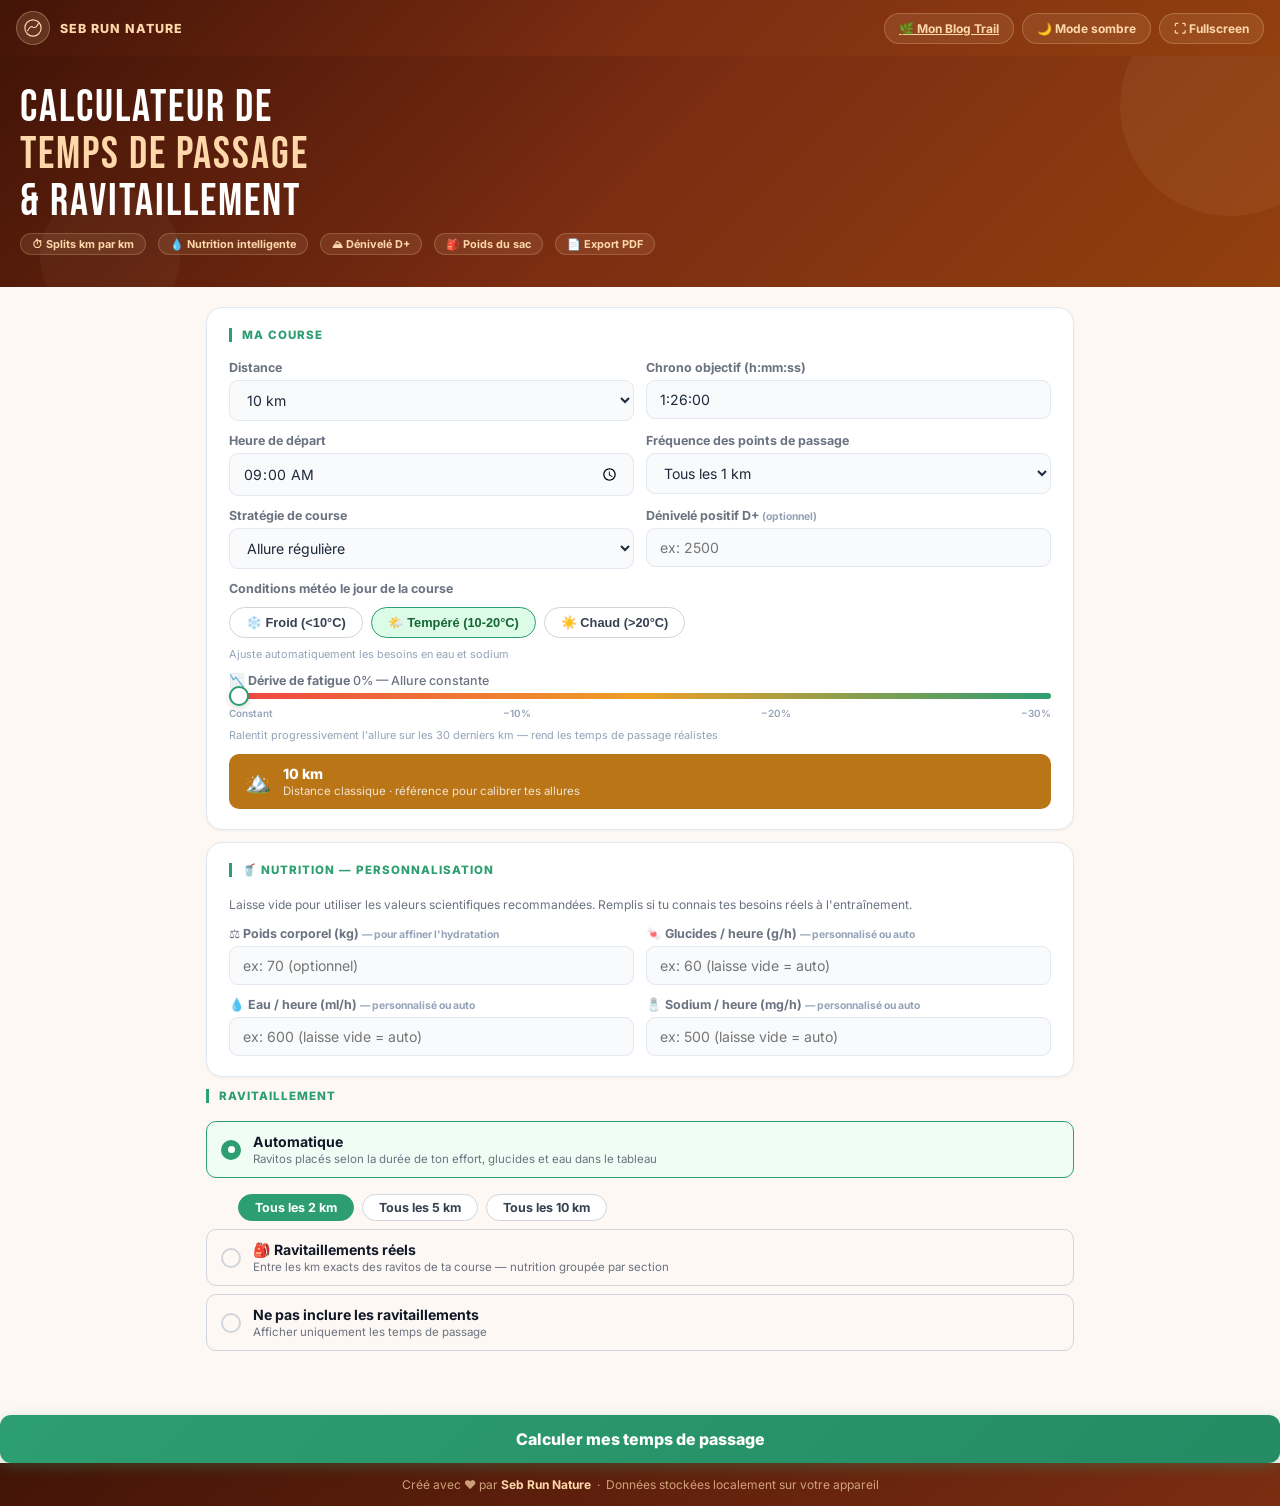
<file: index_v2 (1).html>
<!DOCTYPE html>
<html lang="fr">
<head>
<meta charset="UTF-8">
<meta name="viewport" content="width=device-width, initial-scale=1.0">
<title>Calculateur Temps de Passage Trail · Seb Run Nature</title>
<link rel="preconnect" href="https://fonts.googleapis.com">
<link href="https://fonts.googleapis.com/css2?family=Bebas+Neue&family=Inter:wght@400;600;700;800&family=JetBrains+Mono:wght@400;700&display=swap" rel="stylesheet">
<style>
*{box-sizing:border-box;margin:0;padding:0;}
body{font-family:'Inter',system-ui,sans-serif;background:#fdf8f4;color:#1e293b;margin:0;padding:0;}
.cw{max-width:900px;margin:0 auto;padding:0 16px 60px;}

/* APP HEADER */
.app-topbar{background:linear-gradient(135deg,#431407,#7c2d12,#92400e);padding:8px 16px;display:flex;align-items:center;gap:10px;min-height:56px;box-shadow:0 2px 12px rgba(124,45,18,.4);flex-wrap:wrap;}
.app-logo{display:flex;align-items:center;gap:10px;text-decoration:none;flex-shrink:0;}
.app-logo-icon{width:34px;height:34px;background:rgba(254,215,170,.15);border-radius:50%;display:flex;align-items:center;justify-content:center;border:1.5px solid rgba(254,215,170,.3);}
.app-logo-text{font-size:.78rem;font-weight:800;color:#fed7aa;text-transform:uppercase;letter-spacing:1px;}
.app-topbar-actions{display:flex;gap:8px;margin-left:auto;flex-wrap:wrap;}
.app-topbar-btn{display:inline-flex;align-items:center;gap:6px;padding:7px 14px;border-radius:20px;font-size:.75rem;font-weight:700;cursor:pointer;border:1.5px solid rgba(254,215,170,.25);background:rgba(254,215,170,.1);color:#fed7aa;font-family:'Inter',sans-serif;transition:all .18s;white-space:nowrap;}
.app-topbar-btn:hover{background:rgba(254,215,170,.2);border-color:rgba(254,215,170,.5);}
.app-hero{background:linear-gradient(135deg,#431407,#7c2d12,#92400e);padding:28px 20px 32px;margin-bottom:0;position:relative;overflow:hidden;}
.app-hero::before{content:'';position:absolute;top:-60px;right:-60px;width:220px;height:220px;border-radius:50%;background:rgba(254,215,170,.06);pointer-events:none;}
.app-hero::after{content:'';position:absolute;bottom:-40px;left:40px;width:140px;height:140px;border-radius:50%;background:rgba(254,215,170,.04);pointer-events:none;}
.app-hero-title{font-family:'Bebas Neue',sans-serif;font-size:clamp(2rem,5vw,2.8rem);color:#fff;letter-spacing:2px;line-height:1.05;margin-bottom:8px;}
.app-hero-title span{color:#fed7aa;}
.app-hero-sub{font-size:.85rem;color:rgba(254,215,170,.7);display:flex;gap:12px;flex-wrap:wrap;}
.app-hero-badge{display:inline-flex;align-items:center;gap:5px;background:rgba(254,215,170,.1);border:1px solid rgba(254,215,170,.2);color:#fed7aa;border-radius:14px;padding:3px 11px;font-size:.68rem;font-weight:700;}
.app-content{background:#fdf8f4;padding-top:20px;}

/* DARK MODE OVERRIDE — centralisé plus bas */
.cw-section{background:#fff;border:1px solid #e2e8f0;border-radius:16px;padding:20px 22px;margin-bottom:12px;box-shadow:0 1px 3px rgba(0,0,0,.05);transition:box-shadow .2s;}
.cw-section-title{font-size:.72rem;font-weight:800;text-transform:uppercase;letter-spacing:1px;color:#2d9e72;border-left:3px solid #2d9e72;padding-left:10px;margin-bottom:18px;}
.cw-grid{display:grid;grid-template-columns:1fr 1fr;gap:12px;}
.cw-field{display:flex;flex-direction:column;gap:5px;}
.cw-label{font-size:.78rem;font-weight:700;color:#6b7280;}
input,select,textarea{width:100%;padding:10px 13px;border:1.5px solid #e2e8f0;border-radius:9px;font-size:.88rem;font-family:'Inter',sans-serif;background:#f8fafc;color:#1e293b;transition:all .18s;}
input:focus,select:focus,textarea:focus{outline:none;border-color:#2d9e72;background:#fff;box-shadow:0 0 0 3px rgba(45,158,114,.1);}
textarea{resize:none;}
.dist-banner{background:#BA7517;border-radius:10px;padding:11px 16px;margin-top:12px;display:none;align-items:center;gap:12px;}
.dist-banner-icon{font-size:1.3rem;flex-shrink:0;}
.dist-banner-text{font-size:.88rem;font-weight:800;color:#fff;}
.dist-banner-sub{font-size:.72rem;color:rgba(255,255,255,.8);margin-top:2px;}
.radio-group{display:flex;flex-direction:column;gap:8px;}
.radio-opt{display:flex;align-items:center;gap:12px;padding:11px 14px;border:1px solid #d1d5db;border-radius:10px;cursor:pointer;}
.radio-opt.selected{border-color:#2d9e72;background:#f0fdf4;}
.radio-dot{width:20px;height:20px;border-radius:50%;border:2px solid #d1d5db;flex-shrink:0;display:flex;align-items:center;justify-content:center;}
.radio-dot.on{border-color:#2d9e72;background:#2d9e72;}
.radio-dot.on::after{content:'';width:7px;height:7px;background:#fff;border-radius:50%;}
.radio-label{font-size:.88rem;font-weight:700;color:#111827;}
.radio-sub{font-size:.72rem;color:#6b7280;margin-top:2px;}
.freq-pills{display:flex;gap:8px;margin-top:8px;margin-left:32px;flex-wrap:wrap;}
.freq-pill{padding:5px 16px;border:1px solid #d1d5db;border-radius:20px;font-size:.78rem;font-weight:700;cursor:pointer;background:#fff;color:#374151;}
.freq-pill.on{background:#2d9e72;color:#fff;border-color:#2d9e72;}
.cw-btn{width:100%;padding:14px;background:linear-gradient(135deg,#2d9e72,#248b63);color:#fff;border:none;border-radius:11px;font-size:1rem;font-weight:800;cursor:pointer;margin-top:4px;font-family:'Inter',sans-serif;box-shadow:0 4px 14px rgba(45,158,114,.3);transition:all .2s;}
.cw-btn:hover{transform:translateY(-1px);box-shadow:0 6px 20px rgba(45,158,114,.35);}
.res-cards{display:grid;grid-template-columns:repeat(4,1fr);gap:10px;margin-bottom:14px;}
.res-card{background:#f0fdf4;border:1px solid #d8ece4;border-radius:10px;padding:12px 8px;text-align:center;}
.res-val{font-size:1rem;font-weight:800;color:#1e7a56;line-height:1.2;font-family:'JetBrains Mono',monospace;font-variant-numeric:tabular-nums;}
.res-lbl{font-size:.65rem;font-weight:700;text-transform:uppercase;letter-spacing:.3px;color:#6b857c;margin-top:4px;}
.arrivee-banner{background:#EF9F27;border-radius:10px;padding:9px 14px;margin-bottom:14px;font-size:.85rem;font-weight:800;color:#412402;display:none;}
.t-wrap{overflow-x:auto;-webkit-overflow-scrolling:touch;}
table{width:100%;border-collapse:collapse;font-size:.8rem;}
th{text-align:left;padding:8px 10px;font-size:.72rem;font-weight:800;text-transform:uppercase;letter-spacing:.3px;background:#1a4a32;color:#a8f0d0;white-space:nowrap;}
th:first-child{border-radius:8px 0 0 0;}
th:last-child{border-radius:0 8px 0 0;}
td{padding:9px 11px;border-bottom:1px solid #f1f5f9;vertical-align:middle;font-family:'JetBrains Mono',monospace;font-size:.78rem;font-variant-numeric:tabular-nums;}
tr:last-child td{border-bottom:none;font-weight:800;background:#f0fdf4;}
tr.is-ravito td{background:#e6f7f1;}
tr.is-ravito td:first-child{border-left:3px solid #2d9e72;}
tr.is-half td{background:#dcfce7;font-weight:700;}
tr:hover td{background:#f8fafc!important;}
.rav-badge{display:inline-flex;align-items:center;gap:3px;background:#2d9e72;color:#fff;border-radius:10px;padding:2px 8px;font-size:.72rem;font-weight:700;white-space:nowrap;}
.gluc-col{min-width:70px;}
.eau-col{min-width:70px;}
.gluc-pill{display:inline-block;background:#EF9F27;color:#412402;border-radius:8px;padding:1px 7px;font-size:.72rem;font-weight:700;white-space:nowrap;}
.eau-pill{display:inline-block;background:#bfdbfe;color:#1e40af;border-radius:8px;padding:1px 7px;font-size:.72rem;font-weight:700;white-space:nowrap;}
.cum-lbl{font-size:.65rem;color:#9ca3af;margin-top:2px;display:block;}
.totals-row{display:grid;grid-template-columns:repeat(3,1fr);gap:10px;margin-top:14px;}
.tot-card{background:#f0fdf4;border:1px solid #d8ece4;border-radius:10px;padding:12px;text-align:center;}
.tot-val{font-size:1.1rem;font-weight:800;color:#1e7a56;font-family:'JetBrains Mono',monospace;}
.tot-lbl{font-size:.65rem;font-weight:700;text-transform:uppercase;letter-spacing:.3px;color:#6b857c;margin-top:4px;}
.disclaimer{background:#f8fdfb;border:1px solid #d8ece4;border-radius:10px;padding:12px 14px;font-size:.75rem;color:#6b7280;line-height:1.7;margin-top:12px;}
.disclaimer strong{color:#374151;}
.pdf-section{background:#fff;border:1px solid #d8ece4;border-radius:14px;padding:18px 20px;margin-top:12px;}
.format-pills{display:flex;gap:8px;margin-bottom:14px;}
.format-pill{padding:8px 20px;border:1px solid #d1d5db;border-radius:20px;font-size:.85rem;font-weight:700;cursor:pointer;background:#fff;color:#374151;}
/* .format-pill.on défini dans le bloc dark mode ci-dessous */
.motto-count{font-size:.72rem;color:#9ca3af;margin-top:4px;}
.btn-row{display:flex;gap:10px;margin-top:14px;}
.btn-row .cw-btn{margin-top:0;}
.btn-modifier{flex:0 0 auto;padding:13px 20px;background:#f0fdf4;color:#1e7a56;border:1px solid #2d9e72;border-radius:10px;font-size:.88rem;font-weight:800;cursor:pointer;font-family:'Inter',sans-serif;}
.btn-modifier:hover{background:#dcfce7;}
.pdf-hint{font-size:.72rem;color:#9ca3af;margin-top:8px;line-height:1.6;}
.cw-footer{text-align:center;font-size:.75rem;color:#9ca3af;margin-top:20px;line-height:1.8;}
.cw-footer a{color:#2d9e72;font-weight:700;text-decoration:none;}
.weather-pills{display:flex;gap:8px;margin-top:6px;flex-wrap:wrap;}
.weather-pill{padding:7px 16px;border:1.5px solid #d1d5db;border-radius:20px;font-size:.8rem;font-weight:700;cursor:pointer;background:#fff;color:#374151;font-family:Arial,Helvetica,sans-serif;transition:all .18s;}
.weather-pill.cold.on{background:#dbeafe;color:#1e40af;border-color:#3b82f6;}
.weather-pill.moderate.on{background:#dcfce7;color:#166534;border-color:#2d9e72;}
.weather-pill.hot.on{background:#fee2e2;color:#991b1b;border-color:#ef4444;}
.alert-box{border-radius:10px;padding:10px 14px;margin-top:12px;font-size:.82rem;font-weight:700;line-height:1.6;display:none;}
.alert-danger{background:#fee2e2;border:1px solid #fca5a5;color:#991b1b;}
.alert-warn{background:#fef9c3;border:1px solid #fde047;color:#854d0e;}
.nutrition-summary{background:#f0fdf4;border:1px solid #d8ece4;border-radius:10px;padding:12px 16px;margin-top:12px;display:none;}
.ns-title{font-size:.7rem;font-weight:800;text-transform:uppercase;letter-spacing:.5px;color:#2d9e72;margin-bottom:8px;}
.ns-grid{display:flex;gap:12px;flex-wrap:wrap;}
.ns-item{text-align:center;flex:1;min-width:70px;}
.ns-val{font-size:1rem;font-weight:800;color:#1e7a56;font-family:'JetBrains Mono',monospace;}
.ns-lbl{font-size:.62rem;color:#6b7280;text-transform:uppercase;letter-spacing:.3px;margin-top:2px;}
/* TERRAIN PILLS */
.terrain-pills{display:flex;gap:7px;flex-wrap:wrap;margin-top:6px;}
.terrain-pill{padding:7px 13px;border:1.5px solid #e2e8f0;border-radius:20px;font-size:.78rem;font-weight:700;cursor:pointer;background:#fff;color:#64748b;font-family:'Inter',sans-serif;transition:all .18s;}
.terrain-pill.on{background:#f0fdf4;color:#1a4a32;border-color:#2d9e72;}
/* KM EFFORT BANNER */
.km-effort-banner{background:linear-gradient(135deg,#1a4a32,#1e6644);border-radius:12px;padding:12px 16px;margin-top:12px;display:none;align-items:center;gap:14px;}
.ke-val{font-family:'JetBrains Mono',monospace;font-size:1.1rem;font-weight:700;color:#a8f0d0;}
.ke-lbl{font-size:.7rem;color:rgba(168,240,208,.7);margin-top:2px;}
.ke-detail{font-size:.72rem;color:rgba(168,240,208,.82);margin-top:4px;line-height:1.5;}
/* FATIGUE SLIDER */
input[type=range]{-webkit-appearance:none;height:6px;border-radius:3px;background:linear-gradient(90deg,#ef4444 0%,#EF9F27 50%,#2d9e72 100%);padding:0;border:none;box-shadow:none;cursor:pointer;}
input[type=range]::-webkit-slider-thumb{-webkit-appearance:none;width:20px;height:20px;border-radius:50%;background:#fff;border:2.5px solid #2d9e72;box-shadow:0 2px 6px rgba(0,0,0,.15);}
.fatigue-labels{display:flex;justify-content:space-between;font-size:.62rem;color:#94a3b8;margin-top:3px;font-weight:600;}
/* RAVITO CUSTOM */
.ravito-custom-wrap{margin-top:10px;padding:14px;background:#f0fdf4;border:1px solid #d8ece4;border-radius:10px;display:none;}
.ravito-custom-title{font-size:.72rem;font-weight:700;color:#1a4a32;margin-bottom:8px;}
.ravito-km-input{display:flex;gap:8px;align-items:center;flex-wrap:wrap;}
.ravito-km-input input{max-width:100px;flex:none;}
.ravito-tags{display:flex;gap:6px;flex-wrap:wrap;margin-top:8px;}
.ravito-tag{display:inline-flex;align-items:center;gap:4px;background:#2d9e72;color:#fff;border-radius:6px;padding:3px 10px;font-size:.72rem;font-weight:700;cursor:pointer;}
.ravito-tag:hover{background:#1a4a32;}
.btn-small{padding:7px 14px;background:#f0fdf4;color:#1a4a32;border:1px solid #2d9e72;border-radius:8px;font-size:.78rem;font-weight:700;cursor:pointer;font-family:'Inter',sans-serif;}
/* POIDS SAC */
.section-ravito{background:linear-gradient(135deg,#fff7ed,#ffedd5);border:1px solid #fed7aa;border-radius:12px;padding:14px 18px;margin-top:10px;display:none;}
.sr-title{font-size:.7rem;font-weight:800;text-transform:uppercase;letter-spacing:.6px;color:#92400e;margin-bottom:10px;}
.sr-grid{display:flex;gap:12px;flex-wrap:wrap;margin-bottom:10px;}
.sr-item{text-align:center;flex:1;min-width:90px;background:rgba(255,255,255,.6);border-radius:8px;padding:10px 8px;border:1px solid rgba(254,215,170,.5);}
.sr-val{font-family:'JetBrains Mono',monospace;font-size:1rem;font-weight:800;color:#7c2d12;}
.sr-lbl{font-size:.62rem;color:#92400e;text-transform:uppercase;letter-spacing:.3px;margin-top:3px;font-weight:700;}
.sr-note{font-size:.75rem;color:#b45309;line-height:1.6;background:rgba(255,255,255,.5);border-radius:6px;padding:8px 12px;border-left:3px solid #fed7aa;}
/* DARK MODE — bloc unifié */
body.dark{background:#0f172a;color:#e2e8f0;}
body.dark .app-content{background:#0f172a;}
body.dark .cw-section,body.dark .pdf-section{background:#1e293b;border-color:#334155;}
body.dark input,body.dark select,body.dark textarea{background:#0f172a;color:#e2e8f0;border-color:#334155;}
body.dark input:focus,body.dark select:focus{background:#1e293b;}
body.dark .radio-opt{background:#1e293b;border-color:#334155;}
body.dark .freq-pill,body.dark .terrain-pill,body.dark .format-pill{background:#1e293b;color:#94a3b8;}
body.dark .res-card,body.dark .tot-card,body.dark .disclaimer{background:#1e293b;border-color:#334155;}
body.dark .nutrition-summary{background:#0d2818;border-color:#1a4a32;}
body.dark .section-ravito{background:linear-gradient(135deg,#1a0f00,#261500);border-color:#7c2d12;}
body.dark .sr-item{background:rgba(0,0,0,.3);border-color:rgba(124,45,18,.4);}
body.dark .sr-val{color:#fed7aa;}
body.dark .sr-lbl{color:#b45309;}
body.dark .sr-note{color:#d97706;border-left-color:#92400e;}
body.dark td{border-bottom-color:#334155;}
body.dark tr:hover td{background:#1e293b!important;}
body.dark tr:last-child td{background:#0d2818;}
body.dark .cw-badge{background:#1a0a04;border-color:#7c2d12;color:#fed7aa;}
/* Format pill active */
.format-pill.on{background:#1a4a32;color:#a8f0d0;border-color:#1a4a32;}
/* ISOL RAVITO CUSTOM */
tr.is-ravito-custom td{background:#fdf4e7;}
tr.is-ravito-custom td:first-child{border-left:3px solid #EF9F27;}
.rav-badge-custom{background:#EF9F27;color:#412402;}
/* FORMAT PILLS */
@media(max-width:600px){
  #fsBtn{display:none;}
  .app-topbar-btn{padding:6px 10px;font-size:.7rem;}
  .cw-grid{grid-template-columns:1fr;}
  .res-cards{grid-template-columns:1fr 1fr;}
  .totals-row{grid-template-columns:1fr;}
  .btn-row{flex-direction:column;}
}
@media(max-width:680px){
  table{font-size:.72rem;}
  th,td{padding:6px 6px;}
  .hide-mobile{display:none;}
  .t-wrap{border-radius:8px;border:1px solid #d8ece4;}
}
/* PDF géré via window.open() */
</style>
  <link rel="manifest" href="/calculateur-trail/manifest.json">
<meta name="description" content="Calculez vos temps de passage trail km par km, planifiez votre ravitaillement eau et glucides selon les recommandations scientifiques. Export PDF et bracelet poignet.">
<meta name="theme-color" content="#7c2d12">
<meta name="apple-mobile-web-app-capable" content="yes">
<meta name="apple-mobile-web-app-title" content="Calculateur Trail">
<!-- Google Analytics -->
<script async src="https://www.googletagmanager.com/gtag/js?id=G-V3787TTF1Y"></script>
<script>
  window.dataLayer = window.dataLayer || [];
  function gtag(){dataLayer.push(arguments);}
  gtag("js", new Date());
  gtag("config", "G-V3787TTF1Y");
</script>
<script>
if("serviceWorker" in navigator){
  navigator.serviceWorker.register("/calculateur-trail/sw.js");
}
</script>
</head>
<body>
<!-- TOPBAR -->
<div class="app-topbar">
  <a href="https://www.seb-run-nature.com" target="_blank" rel="noopener" class="app-logo">
    <div class="app-logo-icon">
      <svg width="18" height="18" viewBox="0 0 40 40" fill="none">
        <circle cx="20" cy="20" r="18" stroke="#fed7aa" stroke-width="2.5"/>
        <path d="M8 26 Q14 14 20 18 Q26 22 32 10" stroke="#fed7aa" stroke-width="2.5" fill="none" stroke-linecap="round"/>
      </svg>
    </div>
    <span class="app-logo-text">Seb Run Nature</span>
  </a>
  <div class="app-topbar-actions">
    <a href="https://www.seb-run-nature.com" target="_blank" rel="noopener" class="app-topbar-btn">🌿 Mon Blog Trail</a>
    <button class="app-topbar-btn" onclick="toggleDark()" id="darkBtn">🌙 Mode sombre</button>
    <button class="app-topbar-btn" onclick="toggleFullscreen()" id="fsBtn">&#x26F6; Fullscreen</button>
  </div>
</div>

<!-- HERO -->
<div class="app-hero">
  <div class="app-hero-title">Calculateur de<br><span>temps de passage</span><br>&amp; ravitaillement</div>
  <div class="app-hero-sub">
    <span class="app-hero-badge">&#x23F1; Splits km par km</span>
    <span class="app-hero-badge">&#x1F4A7; Nutrition intelligente</span>
    <span class="app-hero-badge">&#x26F0; D&eacute;nivel&eacute; D+</span>
    <span class="app-hero-badge">&#x1F392; Poids du sac</span>
    <span class="app-hero-badge">&#x1F4C4; Export PDF</span>
  </div>
</div>

<div class="app-content">
<div class="cw">

<div class="cw-section">
  <div class="cw-section-title">Ma course</div>
  <div class="cw-grid">
    <div class="cw-field">
      <span class="cw-label">Distance</span>
      <select id="dist" onchange="onDistChange()">
        <option value="5">5 km</option>
        <option value="10" selected>10 km</option>
        <option value="15">15 km</option>
        <option value="18.7">Uelzechtdall 18,7 km</option>
        <option value="21.1">Semi-marathon 21,1 km</option>
        <option value="42.195">Marathon 42,195 km</option>
        <option value="50">Ultra 50 km</option>
        <option value="80">Ultra 80 km</option>
        <option value="100">Ultra 100 km</option>
        <option value="200">Ultra 200 km</option>
        <option value="custom">Distance personnalisée</option>
      </select>
    </div>
    <div class="cw-field" id="customField" style="display:none;">
      <span class="cw-label">Distance (km)</span>
      <input type="number" id="customDist" min="1" max="200" step="0.1" placeholder="ex: 18.5" oninput="onDistChange()">
    </div>
    <div class="cw-field">
      <span class="cw-label">Chrono objectif (h:mm:ss)</span>
      <input type="text" id="targetTime" placeholder="1:26:00" value="1:26:00">
    </div>
    <div class="cw-field">
      <span class="cw-label">Heure de départ</span>
      <input type="time" id="startTime" value="09:00">
    </div>
    <div class="cw-field">
      <span class="cw-label">Fréquence des points de passage</span>
      <select id="freq">
        <option value="1" selected>Tous les 1 km</option>
        <option value="2">Tous les 2 km</option>
        <option value="5">Tous les 5 km</option>
      </select>
    </div>
    <div class="cw-field">
      <span class="cw-label">Stratégie de course</span>
      <select id="strat">
        <option value="even">Allure régulière</option>
        <option value="neg">Départ conservateur (accélération finale)</option>
        <option value="pos">Départ rapide (gestion en fin de course)</option>
      </select>
    </div>
    <div class="cw-field">
      <span class="cw-label">Dénivelé positif D+ <span style="font-size:.65rem;color:#94a3b8;">(optionnel)</span></span>
      <input type="number" id="dplus" min="0" max="20000" step="50" placeholder="ex: 2500" oninput="onDplusChange()">
    </div>
    <div class="cw-field" id="terrainField" style="display:none;grid-column:1/-1;">
      <span class="cw-label">⛰️ Technicité du terrain</span>
      <div class="terrain-pills">
        <button class="terrain-pill on" onclick="setTerrain('easy',this)">🟢 Facile (×1.0)</button>
        <button class="terrain-pill" onclick="setTerrain('tech',this)">🟠 Technique (×1.2)</button>
        <button class="terrain-pill" onclick="setTerrain('expert',this)">🔴 Expert / Skyrunning (×1.5)</button>
      </div>
      <div style="font-size:.68rem;color:#94a3b8;margin-top:4px;">Pierriers, racines, dévers — ajuste le temps d'effort réel sur le D+</div>
    </div>
    <div class="cw-field" style="grid-column:1/-1;">
      <span class="cw-label">Conditions météo le jour de la course</span>
      <div class="weather-pills">
        <button class="weather-pill cold" onclick="setWeather('cold',this)" aria-pressed="false">❄️ Froid (&lt;10°C)</button>
        <button class="weather-pill moderate on" onclick="setWeather('moderate',this)" aria-pressed="true">🌤️ Tempéré (10-20°C)</button>
        <button class="weather-pill hot" onclick="setWeather('hot',this)" aria-pressed="false">☀️ Chaud (&gt;20°C)</button>
      </div>
      <div style="font-size:.68rem;color:#94a3b8;margin-top:4px;">Ajuste automatiquement les besoins en eau et sodium</div>
    </div>
    <div class="cw-field" style="grid-column:1/-1;">
      <span class="cw-label">📉 Dérive de fatigue <span id="fatigueVal" style="font-weight:500;">0% — Allure constante</span></span>
      <input type="range" id="fatigueSlider" min="0" max="30" value="0" step="5" oninput="onFatigueChange(this.value)">
      <div class="fatigue-labels"><span>Constant</span><span>−10%</span><span>−20%</span><span>−30%</span></div>
      <div style="font-size:.68rem;color:#94a3b8;margin-top:4px;">Ralentit progressivement l'allure sur les 30 derniers km — rend les temps de passage réalistes</div>
    </div>
  </div>
  <div id="kmEffortBanner" class="km-effort-banner">
    <div style="font-size:1.5rem;flex-shrink:0;">⚡</div>
    <div>
      <div class="ke-val" id="kmEffortVal">— km-effort</div>
      <div class="ke-lbl">Distance effort réelle (D+ intégré)</div>
      <div class="ke-detail" id="kmEffortDetail"></div>
    </div>
  </div>
  <div id="distBanner" class="dist-banner">
    <div class="dist-banner-icon">🏔️</div>
    <div>
      <div class="dist-banner-text" id="distBannerText"></div>
      <div class="dist-banner-sub" id="distBannerSub"></div>
    </div>
  </div>
</div>

<!-- SECTION NUTRITION PERSONNALISÉE -->
<div class="cw-section">
  <div class="cw-section-title">🥤 Nutrition — personnalisation</div>
  <div style="font-size:.75rem;color:#6b7280;margin-bottom:12px;line-height:1.6;">
    Laisse vide pour utiliser les valeurs scientifiques recommandées. Remplis si tu connais tes besoins réels à l'entraînement.
  </div>
  <div class="cw-grid">
    <div class="cw-field">
      <span class="cw-label">⚖️ Poids corporel (kg) <span style="font-size:.65rem;color:#94a3b8;">— pour affiner l'hydratation</span></span>
      <input type="number" id="userWeight" min="40" max="130" step="1" placeholder="ex: 70 (optionnel)" oninput="updateNutritionPreview()">
    </div>
    <div class="cw-field">
      <span class="cw-label">🍬 Glucides / heure (g/h) <span style="font-size:.65rem;color:#94a3b8;">— personnalisé ou auto</span></span>
      <input type="number" id="userCarbsH" min="20" max="120" step="5" placeholder="ex: 60 (laisse vide = auto)" oninput="updateNutritionPreview()">
    </div>
    <div class="cw-field">
      <span class="cw-label">💧 Eau / heure (ml/h) <span style="font-size:.65rem;color:#94a3b8;">— personnalisé ou auto</span></span>
      <input type="number" id="userWaterH" min="200" max="1200" step="50" placeholder="ex: 600 (laisse vide = auto)" oninput="updateNutritionPreview()">
    </div>
    <div class="cw-field">
      <span class="cw-label">🧂 Sodium / heure (mg/h) <span style="font-size:.65rem;color:#94a3b8;">— personnalisé ou auto</span></span>
      <input type="number" id="userSodiumH" min="100" max="1500" step="50" placeholder="ex: 500 (laisse vide = auto)" oninput="updateNutritionPreview()">
    </div>
  </div>
  <div id="nutritionPreview" style="display:none;margin-top:12px;padding:10px 14px;background:#f0fdf4;border:1px solid #d8ece4;border-radius:8px;font-size:.75rem;color:#1a4a32;line-height:1.8;"></div>
</div>
  <div class="cw-section-title">Ravitaillement</div>
  <div class="radio-group">
    <div class="radio-opt selected" id="opt-auto" onclick="setRavito('auto')">
      <div class="radio-dot on" id="dot-auto"></div>
      <div>
        <div class="radio-label">Automatique</div>
        <div class="radio-sub">Ravitos placés selon la durée de ton effort, glucides et eau dans le tableau</div>
      </div>
    </div>
    <div class="freq-pills" id="freqPills">
      <div class="freq-pill on" id="fp2" onclick="setFreq(2)">Tous les 2 km</div>
      <div class="freq-pill" id="fp5" onclick="setFreq(5)">Tous les 5 km</div>
      <div class="freq-pill" id="fp10" onclick="setFreq(10)">Tous les 10 km</div>
    </div>
    <div class="radio-opt" id="opt-custom" onclick="setRavito('custom')">
      <div class="radio-dot" id="dot-custom"></div>
      <div>
        <div class="radio-label">🎒 Ravitaillements réels</div>
        <div class="radio-sub">Entre les km exacts des ravitos de ta course — nutrition groupée par section</div>
      </div>
    </div>
    <div class="ravito-custom-wrap" id="ravitoCustomWrap">
      <div class="ravito-custom-title">Km des ravitaillements officiels</div>
      <div class="ravito-km-input">
        <input type="number" id="ravitoKmInput" min="1" max="300" step="0.5" placeholder="ex: 15">
        <button class="btn-small" onclick="addRavitoKm()">+ Ajouter</button>
      </div>
      <div class="ravito-tags" id="ravitoTags"></div>
      <div style="font-size:.68rem;color:#94a3b8;margin-top:6px;">Clique sur un km pour le supprimer</div>
    </div>
    <div class="radio-opt" id="opt-none" onclick="setRavito('none')">
      <div class="radio-dot" id="dot-none"></div>
      <div>
        <div class="radio-label">Ne pas inclure les ravitaillements</div>
        <div class="radio-sub">Afficher uniquement les temps de passage</div>
      </div>
    </div>
  </div>
</div>

<button class="cw-btn" onclick="calculate()" aria-label="Calculer mes temps de passage et mon plan de ravitaillement">Calculer mes temps de passage</button>

<div id="output" style="display:none;">

  <div class="cw-section" style="margin-top:12px;">
    <div class="res-cards">
      <div class="res-card"><div class="res-val" id="rAllure">—</div><div class="res-lbl">Allure moyenne</div></div>
      <div class="res-card"><div class="res-val" id="rVitesse">—</div><div class="res-lbl">Vitesse moy.</div></div>
      <div class="res-card"><div class="res-val" id="rDemi">—</div><div class="res-lbl">Mi-course</div></div>
      <div class="res-card"><div class="res-val" id="rFin">—</div><div class="res-lbl">Heure d&apos;arrivée</div></div>
    </div>
    <div id="arriveeBanner" class="arrivee-banner"></div>
    <div class="t-wrap">
      <table>
        <thead>
          <tr>
            <th>Point de passage</th>
            <th>Allure</th>
            <th>Temps de course</th>
            <th>Heure réelle</th>
            <th id="thRavito" style="display:none;">Ravitaillement</th>
            <th id="thGluc" style="display:none;">Glucides</th>
            <th id="thEau" style="display:none;">Eau</th>
            <th class="hide-mobile">Écart objectif</th>
          </tr>
        </thead>
        <tbody id="splitsBody"></tbody>
      </table>
    </div>
    <div id="totalsRow" class="totals-row" style="display:none;">
      <div class="tot-card"><div class="tot-val" id="totGluc">—</div><div class="tot-lbl">Glucides totaux</div></div>
      <div class="tot-card"><div class="tot-val" id="totEau">—</div><div class="tot-lbl">Eau totale</div></div>
      <div class="tot-card"><div class="tot-val" id="totSod">—</div><div class="tot-lbl">Sodium total</div></div>
    </div>
    <div id="sectionRavito" class="section-ravito">
      <div class="sr-title">🎒 Ce que tu emportes entre deux ravitos</div>
      <div class="sr-grid">
        <div class="sr-item"><div class="sr-val" id="srEau">—</div><div class="sr-lbl">💧 Eau / section</div></div>
        <div class="sr-item"><div class="sr-val" id="srGluc">—</div><div class="sr-lbl">🍫 Glucides / section</div></div>
        <div class="sr-item"><div class="sr-val" id="srPoids">—</div><div class="sr-lbl">⚖️ Poids à porter</div></div>
        <div class="sr-item"><div class="sr-val" id="srDist">—</div><div class="sr-lbl">📍 Distance section</div></div>
      </div>
      <div class="sr-note" id="srNote">En trail, tu ne portes que ce qu'il te faut jusqu'au prochain ravito. Tu complètes à chaque point de contrôle.</div>
    </div>
    <div id="alertBox" class="alert-box"></div>
    <div id="nutritionSummary" class="nutrition-summary">
      <div class="ns-title">📊 Résumé nutrition course</div>
      <div class="ns-grid">
        <div class="ns-item"><div class="ns-val" id="nsEau">—</div><div class="ns-lbl">Eau totale</div></div>
        <div class="ns-item"><div class="ns-val" id="nsGluc">—</div><div class="ns-lbl">Glucides totaux</div></div>
        <div class="ns-item"><div class="ns-val" id="nsSod">—</div><div class="ns-lbl">Sodium total</div></div>
        <div class="ns-item"><div class="ns-val" id="nsEauH">—</div><div class="ns-lbl">Eau / heure</div></div>
        <div class="ns-item"><div class="ns-val" id="nsGlucH">—</div><div class="ns-lbl">Glucides / heure</div></div>
        <div class="ns-item"><div class="ns-val" id="nsCal">—</div><div class="ns-lbl">Kcal glucides</div></div>
      </div>
      <div id="nsConseil" style="font-size:.72rem;color:#1a4a32;margin-top:10px;padding:8px 12px;background:rgba(45,158,114,.08);border-radius:8px;border-left:3px solid #2d9e72;line-height:1.6;display:none;"></div>
    </div>
    <div class="disclaimer">
      <strong>Temps de passage :</strong> Ces estimations sont basées sur ton chrono objectif. Ta forme du jour, la météo, le terrain ou les conditions de course peuvent influencer ton allure réelle.
      <span id="disclaimerRavito" style="display:none;"><br><br><strong>Ravitaillement :</strong> Les quantités sont calculées sur la base des recommandations scientifiques actuelles (ACSM 2007, Jeukendrup 2014, Casa et al. 2019). Elles sont indicatives et varient selon ton poids, ton taux de sudation et ta tolérance digestive. <strong>Conseil :</strong> entraîne ton intestin à ces quantités à l'entraînement avant la course. Consulte un nutritionniste du sport pour un plan 100% personnalisé.</span>
    </div>
  </div>

  <div class="pdf-section">
    <div class="cw-section-title">Exporter mon tableau</div>
    <div class="cw-label" style="margin-bottom:8px;">Format du PDF</div>
    <div class="format-pills">
      <div class="format-pill on" id="pfV" onclick="setFormat('portrait')">📄 Portrait A4</div>
      <div class="format-pill" id="pfH" onclick="setFormat('landscape')">📋 Paysage A4</div>
      <div class="format-pill" id="pfB" onclick="setFormat('bracelet')">🏃 Bracelet poignet</div>
    </div>
    <div class="cw-label" style="margin-bottom:6px;">Ton message pour te motiver le jour J</div>
    <textarea id="mottoInput" rows="2" maxlength="120"
      placeholder="Ex : Je suis prêt(e), j&apos;ai tout donné à l&apos;entraînement. Ce tableau c&apos;est mon plan de bataille !"
      oninput="updateCount()"></textarea>
    <div class="motto-count" id="mottoCount">120 caractères restants</div>
    <div class="btn-row">
      <button class="cw-btn" onclick="exportPDF()">Générer le PDF</button>
      <button class="btn-modifier" onclick="window.scrollTo({top:0,behavior:'smooth'})">Modifier</button>
    </div>
    <div class="pdf-hint">
      Le PDF s'ouvre dans la fenêtre d'impression · clique sur "Enregistrer en PDF" ou "Imprimer".<br>
      Sur mobile : Safari iOS ou Chrome → Partager → Imprimer.<br>
      🏃 <strong>Bracelet poignet</strong> : format étroit à imprimer, découper et plastifier — emporte ton plan en course sans téléphone.
    </div>
  </div>

</div>

</div><!-- fin cw -->
</div><!-- fin app-content -->

<div style="background:linear-gradient(135deg,#431407,#7c2d12);padding:14px 20px;text-align:center;font-size:.75rem;color:rgba(254,215,170,.7);font-family:'Inter',sans-serif;">
  Cr&eacute;&eacute; avec ❤️ par <a href="https://www.seb-run-nature.com" target="_blank" rel="noopener" style="color:#fed7aa;font-weight:700;text-decoration:none;">Seb Run Nature</a> &nbsp;&middot;&nbsp; Donn&eacute;es stock&eacute;es localement sur votre appareil
</div>


<script>
var ravitoMode='auto', ravitoFreq=2, pdfFormat='portrait';
var currentWeather='moderate', currentTerrain='easy', currentFatigue=0;
var customRavitoKms=[];

var NUTRITION_CONFIG = {
  // === EAU (ml/h) — ACSM 2007 / Sawka et al.
  // < 1h : pas besoin de ravitaillement structuré
  // 1h–2h : ~400–500 ml/h selon intensité
  // 2h–4h : ~500–700 ml/h (pertes sudation soutenues)
  // > 4h  : ~600–800 ml/h (ultras, terrain difficile)
  water: [
    {maxH:1.5, mlH:0},
    {maxH:2.5, mlH:450},
    {maxH:4,   mlH:600},
    {maxH:99,  mlH:700}
  ],
  // === GLUCIDES (g/h) — Jeukendrup 2014, Burke et al. 2011
  // < 1h30 : réserves glycogène suffisantes, pas besoin
  // 1h30–2h30 : 30–60 g/h (glucose seul, absorption maximale ~60g/h)
  // 2h30–5h : 60–90 g/h (glucose + fructose 2:1, double transporteur)
  // > 5h (ultra) : 60–80 g/h (réduction digestive liée à la fatigue intestinale)
  // NOTE : 80g/h est le seuil de saturation intestinale pour glucose seul
  carbs: [
    {maxH:1.5, gH:0},
    {maxH:2.5, gH:45},
    {maxH:5,   gH:75},
    {maxH:99,  gH:70}
  ],
  // === SODIUM (mg/h) — Casa et al. 2019, ACSM
  // Sudation normale : 500–1000 mg Na/L de sueur
  // Base : 400 mg/h (seuil minimum pour prévenir hyponatrémie)
  // Chaleur / durée longue : jusqu'à 1000–1200 mg/h
  sodium: {base:500},
  // === MODIFICATEURS MÉTÉO
  weather: {
    cold:     {water:0.75, sodium:0.7},   // Moins de sudation, Na modéré
    moderate: {water:1.0,  sodium:1.0},   // Référence
    hot:      {water:1.45, sodium:1.6}    // +45% eau, +60% Na (sudation intense)
  },
  // === SEUILS D'ALERTE
  alerts: {
    carbsMax:90,       // > 90g/h → saturation intestinale (double transporteur max)
    carbsHigh:80,      // > 80g/h → attention si pas d'entraînement intestinal
    waterMin:400,      // < 400ml/h → déshydratation significative probable
    waterMax:1000,     // > 1000ml/h → risque hyponatrémie par dilution
    hypo:{waterMin:700, sodiumMax:350}   // Boire bcp + peu de Na → hyponatrémie
  }
};

function setWeather(w, btn) {
  currentWeather = w;
  document.querySelectorAll('.weather-pill').forEach(function(b){
    b.classList.remove('on');
    b.setAttribute('aria-pressed','false');
  });
  btn.classList.add('on');
  btn.setAttribute('aria-pressed','true');
}

function toggleDark(){
  document.body.classList.toggle('dark');
  var isDark=document.body.classList.contains('dark');
  var btn=document.getElementById('darkBtn');
  if(btn)btn.textContent=isDark?'☀️ Mode clair':'🌙 Mode sombre';
}

function toggleFullscreen(){
  var btn=document.getElementById('fsBtn');
  if(!document.fullscreenElement){
    document.documentElement.requestFullscreen().catch(function(){});
    if(btn)btn.textContent='⊠ Quitter';
  } else {
    document.exitFullscreen();
    if(btn)btn.textContent='⛶ Fullscreen';
  }
}
// Listener unique — évite les fuites mémoire dues aux ajouts répétés
document.addEventListener('fullscreenchange',function(){
  var btn=document.getElementById('fsBtn');
  if(!document.fullscreenElement&&btn)btn.textContent='⛶ Fullscreen';
});

function setTerrain(t,btn){
  currentTerrain=t;
  document.querySelectorAll('.terrain-pill').forEach(function(b){b.classList.remove('on');});
  btn.classList.add('on');
  onDplusChange();
}

function onFatigueChange(v){
  currentFatigue=parseInt(v);
  var labels=['0% — Allure constante','-5% sur les 30 derniers km','-10% sur les 30 derniers km','-15% sur les 30 derniers km','-20% sur les 30 derniers km','-25% sur les 30 derniers km','-30% sur les 30 derniers km'];
  document.getElementById('fatigueVal').textContent=labels[parseInt(v)/5]||v+'%';
}

function onDplusChange(){
  var dplus=parseInt(document.getElementById('dplus').value)||0;
  var distSel=document.getElementById('dist').value;
  var dist=distSel==='custom'?parseFloat(document.getElementById('customDist').value)||0:parseFloat(distSel)||0;
  var tf=document.getElementById('terrainField');
  if(dplus>0&&dist>0){
    tf.style.display='block';
    var coeff={'easy':1.0,'tech':1.2,'expert':1.5}[currentTerrain]||1.0;
    var ke=Math.round((dist+(dplus/100)*coeff)*10)/10;
    var banner=document.getElementById('kmEffortBanner');
    banner.style.display='flex';
    document.getElementById('kmEffortVal').textContent=ke+' km-effort';
    document.getElementById('kmEffortDetail').textContent=
      dist+' km + '+(dplus/100*coeff).toFixed(1)+' km D+ (Naismith ×'+coeff+') = '+ke+' km-effort · nutrition calculée sur cette base';
  } else {
    tf.style.display='none';
    document.getElementById('kmEffortBanner').style.display='none';
  }
}

function calcKmEffort(dist,dplus){
  if(!dplus||dplus<=0)return dist;
  var coeff={'easy':1.0,'tech':1.2,'expert':1.5}[currentTerrain]||1.0;
  return Math.round((dist+(dplus/100)*coeff)*10)/10;
}

function addRavitoKm(){
  var v=parseFloat(document.getElementById('ravitoKmInput').value);
  if(!v||v<=0)return;
  if(customRavitoKms.indexOf(v)===-1){
    customRavitoKms.push(v);
    customRavitoKms.sort(function(a,b){return a-b;});
    renderRavitoTags();
  }
  document.getElementById('ravitoKmInput').value='';
}

function removeRavitoKm(km){
  customRavitoKms=customRavitoKms.filter(function(k){return k!==km;});
  renderRavitoTags();
}

function renderRavitoTags(){
  var c=document.getElementById('ravitoTags');c.innerHTML='';
  customRavitoKms.forEach(function(km){
    var t=document.createElement('span');t.className='ravito-tag';
    t.innerHTML='km '+km+' ✕';
    t.onclick=(function(k){return function(){removeRavitoKm(k);};})(km);
    c.appendChild(t);
  });
}

function getEffectivePace(avgPace,km,dist){
  var strat=document.getElementById('strat').value;
  var pace=avgPace;
  if(strat==='neg')pace=avgPace*(1+0.05*(1-2*km/dist));
  else if(strat==='pos')pace=avgPace*(1-0.05*(1-2*km/dist));
  if(currentFatigue>0&&dist>30&&km>dist-30){
    var fatigueRatio=1+(currentFatigue/100)*((km-(dist-30))/30);
    pace=pace*fatigueRatio;
  }
  return pace;
}

function getNutritionSection(effortSec, totalSec, sectionKm, totalKm){
  // totalSec = durée réelle de course (pour les totaux)
  // effortSec non utilisé ici — on passe totalSec pour cohérence
  var n=getNutritionPerRavito(totalSec,1,totalKm);
  if(!n)return null;
  var ratio=sectionKm/totalKm;
  return{
    gluc:Math.round(n.totalCarbs*ratio),glucL:'~'+Math.round(n.totalCarbs*ratio)+'g',
    eau:Math.round(n.totalWater*ratio),eauL:Math.round(n.totalWater*ratio)+'ml',
    sod:Math.round(n.totalSodium*ratio),detail:n.detail
  };
}

function getNutritionPerRavito(totalSec, ravitoFreqKm, distKm) {
  var h = totalSec / 3600;
  if (h < 1.5) return null;
  var mod = NUTRITION_CONFIG.weather[currentWeather];
  var nbRavitos = Math.floor(distKm / ravitoFreqKm);
  if (nbRavitos < 1) nbRavitos = 1;

  // === Valeurs horaires : personnalisées si saisies, sinon recommandations auto ===
  var userCarbsH = parseFloat(document.getElementById('userCarbsH').value) || 0;
  var userWaterH = parseFloat(document.getElementById('userWaterH').value) || 0;
  var userSodiumH = parseFloat(document.getElementById('userSodiumH').value) || 0;
  var userWeight = parseFloat(document.getElementById('userWeight').value) || 0;

  // Calcul automatique basé sur durée réelle
  var waterBase = 0, carbsBase = 0;
  NUTRITION_CONFIG.water.forEach(function(r){if(h<=r.maxH&&!waterBase)waterBase=r.mlH;});
  NUTRITION_CONFIG.carbs.forEach(function(r){if(h<=r.maxH&&!carbsBase)carbsBase=r.gH;});
  if(!waterBase) waterBase = 700;
  if(!carbsBase) carbsBase = 70;

  // Si poids renseigné : ajustement eau (~8-10ml/kg/h en conditions tempérées)
  var autoWaterBase = waterBase;
  if(userWeight > 0) {
    // Formule : 8ml/kg/h (froid) à 12ml/kg/h (chaud), base 10ml/kg/h tempéré
    var mlPerKg = currentWeather==='cold' ? 7 : currentWeather==='hot' ? 12 : 9;
    autoWaterBase = Math.round(userWeight * mlPerKg);
    // On plafonne entre 300ml et 1000ml/h pour sécurité
    autoWaterBase = Math.max(300, Math.min(1000, autoWaterBase));
  }

  var carbsH  = userCarbsH  > 0 ? userCarbsH  : carbsBase;
  var waterH  = userWaterH  > 0 ? userWaterH  : Math.round(autoWaterBase * mod.water);
  var sodiumH = userSodiumH > 0 ? userSodiumH : Math.round(NUTRITION_CONFIG.sodium.base * mod.sodium);

  // Par ravito (basé sur durée réelle h = totalSec/3600)
  var waterPerRav  = Math.round(waterH  * h / nbRavitos);
  var carbsPerRav  = Math.round(carbsH  * h / nbRavitos);
  var sodiumPerRav = Math.round(sodiumH * h / nbRavitos);

  // Label type nutrition selon durée réelle
  var detail;
  if (h < 2) detail = 'Gorgées d\'eau';
  else if (h < 2.5) detail = 'Gel + eau';
  else if (h < 4) detail = 'Gel + eau + sel';
  else if (h < 6) detail = 'Gel/barre + eau + sel';
  else detail = 'Solide + eau + sel + protéines';

  return {
    gluc: carbsPerRav,
    glucL: '~'+carbsPerRav+'g',
    eau: waterPerRav,
    eauL: waterPerRav+'ml',
    sod: sodiumPerRav,
    detail: detail,
    // Totaux horaires pour alertes (basés sur durée réelle !)
    waterH: waterH,
    carbsH: carbsH,
    sodiumH: sodiumH,
    totalWater: Math.round(waterH  * h),
    totalCarbs: Math.round(carbsH  * h),
    totalSodium: Math.round(sodiumH * h),
    isCustomCarbs:  userCarbsH  > 0,
    isCustomWater:  userWaterH  > 0,
    isCustomSodium: userSodiumH > 0,
    isWeightBased:  userWeight  > 0 && userWaterH === 0
  };
}

function getAlerts(n) {
  if (!n) return [];
  var alerts = [];
  // Saturation intestinale glucides
  if (n.carbsH > NUTRITION_CONFIG.alerts.carbsMax)
    alerts.push({type:'danger', msg:'Saturation gastrique probable — '+n.carbsH+'g/h de glucides dépasse 90g/h (limite absolue double transporteur glucose+fructose). Réduisez ou alternez gel et solide.'});
  else if (n.carbsH > NUTRITION_CONFIG.alerts.carbsHigh)
    alerts.push({type:'warn', msg:'Charge glucidique élevée — '+n.carbsH+'g/h approche le seuil de 80g/h. Assurez-vous d\'avoir entraîné votre intestin à cette quantité.'});
  // Hydratation insuffisante
  if (n.waterH < NUTRITION_CONFIG.alerts.waterMin)
    alerts.push({type:'warn', msg:'Hydratation insuffisante — '+n.waterH+'ml/h est en dessous du minimum recommandé de 400ml/h. Augmentez la fréquence des ravitos ou votre capacité de flasque.'});
  // Sur-hydratation (risque hyponatrémie par dilution)
  if (n.waterH > NUTRITION_CONFIG.alerts.waterMax)
    alerts.push({type:'warn', msg:'Volume hydrique très élevé — '+n.waterH+'ml/h. Boire plus de 1L/h sans compensation sodée peut diluer le sodium sanguin. Vérifiez votre apport en sel.'});
  // Hyponatrémie (boire bcp + peu de Na)
  if (n.waterH > NUTRITION_CONFIG.alerts.hypo.waterMin && n.sodiumH < NUTRITION_CONFIG.alerts.hypo.sodiumMax)
    alerts.push({type:'danger', msg:'⚠️ Risque d\'hyponatrémie — vous buvez beaucoup ('+n.waterH+'ml/h) mais peu de sodium ('+n.sodiumH+'mg/h). Ajoutez du sel, des capsules sodium ou des boissons isotoniques.'});
  return alerts;
}
var lastRows=[], lastMeta={};

var DIST_INFO={
  '5':{label:'5 km',sub:'Courte distance \u00B7 moins de 30 min pour les rapides'},
  '10':{label:'10 km',sub:'Distance classique \u00B7 r\u00E9f\u00E9rence pour calibrer tes allures'},
  '15':{label:'15 km',sub:'Trail court \u00B7 1 \u00E0 2 ravitos selon ton allure'},
  '18.7':{label:'Uelzechtdall 18,7 km',sub:'Trail Lorentzweiler \u00B7 550 m D+ \u00B7 sentiers et for\u00EAt'},
  '21.1':{label:'Semi-marathon 21,1 km',sub:'21,097 km officiels \u00B7 distance de r\u00E9f\u00E9rence'},
  '42.195':{label:'Marathon 42,195 km',sub:'La reine des distances \u00B7 42,195 km officiels'},
  '50':{label:'Ultra 50 km',sub:'Ultra trail \u00B7 gestion de l\'effort sur la dur\u00E9e'},
  '80':{label:'Ultra 80 km',sub:'Grand ultra \u00B7 nutrition et mental \u00E0 anticiper'},
  '100':{label:'Ultra 100 km',sub:'100 km \u00B7 le d\u00E9fi ultime du trail running'},'200':{label:'Ultra 200 km',sub:'200 km \u00B7 The Great Escape \u00B7 44h dans les Ardennes'}
};

function updateNutritionPreview(){
  var carbsH = parseFloat(document.getElementById('userCarbsH').value)||0;
  var waterH = parseFloat(document.getElementById('userWaterH').value)||0;
  var sodiumH = parseFloat(document.getElementById('userSodiumH').value)||0;
  var weight = parseFloat(document.getElementById('userWeight').value)||0;
  var el = document.getElementById('nutritionPreview');
  if(!el) return;
  if(!carbsH && !waterH && !sodiumH && !weight){el.style.display='none';return;}
  var lines = [];
  if(carbsH) lines.push('🍬 Glucides : <strong>'+carbsH+'g/h</strong> (saisi manuellement)');
  else lines.push('🍬 Glucides : <strong>auto</strong> selon durée de course (45–75g/h)');
  if(waterH) lines.push('💧 Eau : <strong>'+waterH+'ml/h</strong> (saisi manuellement)');
  else if(weight) lines.push('💧 Eau : <strong>~'+Math.round(weight*9)+'–'+Math.round(weight*10)+'ml/h</strong> estimé sur ton poids ('+weight+'kg × 9–10ml/kg/h)');
  else lines.push('💧 Eau : <strong>auto</strong> selon météo et durée (450–700ml/h)');
  if(sodiumH) lines.push('🧂 Sodium : <strong>'+sodiumH+'mg/h</strong> (saisi manuellement)');
  else lines.push('🧂 Sodium : <strong>auto</strong> selon météo (~350–800mg/h)');
  el.innerHTML = lines.join('<br>');
  el.style.display = 'block';
}

function onDistChange(){
  var sel=document.getElementById('dist').value;
  var cf=document.getElementById('customField');
  cf.style.display=sel==='custom'?'block':'none';
  var banner=document.getElementById('distBanner');
  if(sel!=='custom'&&DIST_INFO[sel]){
    document.getElementById('distBannerText').textContent=DIST_INFO[sel].label;
    document.getElementById('distBannerSub').textContent=DIST_INFO[sel].sub;
    banner.style.display='flex';
  } else if(sel==='custom'){
    var v=parseFloat(document.getElementById('customDist').value);
    if(v>0){
      document.getElementById('distBannerText').textContent=v+' km \u00B7 distance personnalis\u00E9e';
      document.getElementById('distBannerSub').textContent='Ton trail, tes r\u00E8gles.';
      banner.style.display='flex';
    } else banner.style.display='none';
  } else banner.style.display='none';
}

function setRavito(m){
  ravitoMode=m;
  ['auto','custom','none'].forEach(function(x){
    var o=document.getElementById('opt-'+x);
    var d=document.getElementById('dot-'+x);
    if(o)o.classList.toggle('selected',x===m);
    if(d)d.classList.toggle('on',x===m);
  });
  document.getElementById('freqPills').style.display=m==='auto'?'flex':'none';
  document.getElementById('ravitoCustomWrap').style.display=m==='custom'?'block':'none';
}

function setFreq(f){
  ravitoFreq=f;
  [2,5,10].forEach(function(v){document.getElementById('fp'+v).classList.toggle('on',v===f);});
}

function setFormat(f){
  pdfFormat=f;
  ['pfV','pfH','pfB'].forEach(function(id){var el=document.getElementById(id);if(el)el.classList.remove('on');});
  var map={'portrait':'pfV','landscape':'pfH','bracelet':'pfB'};
  var el=document.getElementById(map[f]);if(el)el.classList.add('on');
}

function updateCount(){
  var r=120-document.getElementById('mottoInput').value.length;
  document.getElementById('mottoCount').textContent=r+' caract\u00E8re'+(r!==1?'s':'')+' restant'+(r!==1?'s':'');
}

function parseTime(s){
  var p=s.trim().split(':').map(Number);
  if(p.length===3)return p[0]*3600+p[1]*60+p[2];
  if(p.length===2)return p[0]*60+p[1];
  return NaN;
}

function fmtTime(sec){
  sec=Math.round(sec);
  var h=Math.floor(sec/3600),m=Math.floor((sec%3600)/60),s=sec%60;
  if(h>0)return h+':'+pad(m)+':'+pad(s);
  return m+':'+pad(s);
}

function pad(n){return String(n).padStart(2,'0');}

function fmtPace(spm){
  var m=Math.floor(spm/60),s=Math.round(spm%60);
  return m+"'"+pad(s)+'"/km';
}

function addTime(hhmm,addSec){
  var p=hhmm.split(':').map(Number);
  var base=p[0]*3600+p[1]*60+Math.round(addSec);
  return pad(Math.floor(base/3600)%24)+':'+pad(Math.floor((base%3600)/60));
}

// getNutritionPerRavito définie plus haut avec NUTRITION_CONFIG
function getRavito(totalSec){ return getNutritionPerRavito(totalSec, ravitoFreq, lastMeta.dist||10); }

function calculate(){
  var distSel=document.getElementById('dist').value;
  var dist=distSel==='custom'?parseFloat(document.getElementById('customDist').value):parseFloat(distSel);
  var totalSec=parseTime(document.getElementById('targetTime').value);
  var startTime=document.getElementById('startTime').value;
  var splitFreq=parseInt(document.getElementById('freq').value);
  var strat=document.getElementById('strat').value;
  var dplus=parseInt(document.getElementById('dplus').value)||0;
  if(!dist||isNaN(dist)||isNaN(totalSec)||totalSec<=0)return;

  var kmEffort=calcKmEffort(dist,dplus);
  var effortSec=dplus>0?(totalSec/dist)*kmEffort:totalSec;

  var avgPace=totalSec/dist;
  document.getElementById('rAllure').textContent=fmtPace(avgPace);
  document.getElementById('rVitesse').textContent=(3600/avgPace).toFixed(1)+' km/h';
  var heureArr=startTime?addTime(startTime,totalSec):null;
  document.getElementById('rFin').textContent=heureArr||fmtTime(totalSec);

  var nbRavCustom=ravitoMode==='custom'?customRavitoKms.length:Math.floor(dist/ravitoFreq);
  // ⚠️ CORRECTION BUG : la nutrition se base sur la durée RÉELLE (totalSec),
  // pas sur effortSec (durée fictive km-effort qui gonfle artificiellement les totaux).
  // Le D+ allonge le temps d'effort mais le sportif mange bien pendant sa durée réelle de course.
  var needs=ravitoMode!=='none'?getNutritionPerRavito(totalSec, ravitoFreq, dist):null;
  var showR=ravitoMode!=='none'&&needs;
  document.getElementById('thRavito').style.display=showR?'':'none';
  document.getElementById('thGluc').style.display=showR?'':'none';
  document.getElementById('thEau').style.display=showR?'':'none';
  document.getElementById('totalsRow').style.display=showR?'grid':'none';
  document.getElementById('disclaimerRavito').style.display=showR?'inline':'none';

  var points=[];
  if(ravitoMode==='custom'&&customRavitoKms.length>0){
    var allPts=[];
    var km0=splitFreq;
    while(km0<dist-0.01){allPts.push(Math.round(km0*10)/10);km0+=splitFreq;}
    allPts.push(Math.round(dist*10)/10);
    customRavitoKms.forEach(function(k){if(allPts.indexOf(k)===-1&&k<dist)allPts.push(k);});
    allPts.sort(function(a,b){return a-b;});
    points=allPts;
  } else {
    var km=splitFreq;
    while(km<dist-0.01){points.push(Math.round(km*10)/10);km+=splitFreq;}
    points.push(Math.round(dist*10)/10);
  }

  var halfTime=null, halfDist=dist/2;
  var totG=0,totE=0,totS=0,gCum=0,eCum=0;
  var tbody=document.getElementById('splitsBody');
  tbody.innerHTML='';
  lastRows=[];

  var prevKm=0;
  points.forEach(function(pt,idx){
    var elapsed=0,segStart=0;
    for(var j=0;j<=idx;j++){
      var p=points[j],seg=p-segStart;
      elapsed+=seg*getEffectivePace(avgPace,p,dist); segStart=p;
    }
    if(!halfTime&&pt>=halfDist)halfTime=elapsed-(pt-halfDist)*avgPace;

    var isLast=idx===points.length-1;
    var isHalf=!isLast&&Math.abs(pt-halfDist)<splitFreq/2;
    var pace=getEffectivePace(avgPace,pt,dist);
    var diff=Math.round(elapsed-(pt/dist)*totalSec);
    var diffStr=diff===0?'±0s':(diff>0?'+':'')+fmtTime(Math.abs(diff));
    var isRavAuto=showR&&ravitoMode==='auto'&&!isLast&&Math.round(pt*10)%Math.round(ravitoFreq*10)===0;
    var isRavCustom=showR&&ravitoMode==='custom'&&customRavitoKms.indexOf(pt)!==-1;
    var isRav=isRavAuto||isRavCustom;
    var sectionKm=pt-prevKm;

    if(isRavAuto&&needs){gCum+=needs.gluc;eCum+=needs.eau;totG+=needs.gluc;totE+=needs.eau;totS+=needs.sod;}
    if(isRavCustom&&needs){
      var ns=getNutritionSection(effortSec,totalSec,sectionKm,dist);
      if(ns){gCum+=ns.gluc;eCum+=ns.eau;totG+=ns.gluc;totE+=ns.eau;totS+=ns.sod;}
    }
    var hp=startTime?addTime(startTime,elapsed):'--:--';
    var ravData=null;
    if(isRavAuto&&needs)ravData={detail:needs.detail,glucL:needs.glucL,eauL:needs.eauL,gCum:gCum,eCum:eCum,custom:false};
    if(isRavCustom&&needs){var nsc=getNutritionSection(effortSec,totalSec,sectionKm,dist);if(nsc)ravData={detail:nsc.detail,glucL:nsc.glucL,eauL:nsc.eauL,gCum:gCum,eCum:eCum,custom:true};}
    lastRows.push({pt:pt,pace:pace,elapsed:elapsed,hp:hp,isRav:isRav,isRavCustom:isRavCustom,isLast:isLast,isHalf:isHalf,diff:diff,diffStr:diffStr,ravData:ravData});
    prevKm=pt;

    var tr=document.createElement('tr');
    if(isRavCustom)tr.className='is-ravito-custom';
    else if(isRav)tr.className='is-ravito';
    else if(isHalf)tr.className='is-half';

    var rCell='',gCell='',eCell='';
    if(showR){
      if(isLast){
        rCell='<td style="font-size:.72rem;color:#6b7280;">Arriv\u00E9e</td>';
        gCell='<td style="font-size:.72rem;color:#6b7280;">'+totG+'g total</td>';
        eCell='<td style="font-size:.72rem;color:#6b7280;">'+Math.round(totE/100)/10+'L total</td>';
      } else if(isRav&&needs){
        var badgeCls=ravData&&ravData.custom?'rav-badge rav-badge-custom':'rav-badge';
        rCell='<td><span class="'+badgeCls+'">'+ravData.detail+'</span></td>';
        gCell='<td><span class="gluc-pill">'+needs.glucL+'</span><span class="cum-lbl">cum. '+gCum+'g</span></td>';
        eCell='<td><span class="eau-pill">'+needs.eauL+'</span><span class="cum-lbl">cum. '+Math.round(eCum/100)/10+'L</span></td>';
      } else {rCell='<td style="color:#9ca3af;">\u2014</td>';gCell='<td style="color:#9ca3af;">\u2014</td>';eCell='<td style="color:#9ca3af;">\u2014</td>';}
    }
    var dc=Math.abs(diff)<5?'#9ca3af':diff>0?'#E24B4A':'#2d9e72';
    var hb=isHalf?' <span style="font-size:.65rem;color:#166534;">\u00BD course</span>':'';
    tr.innerHTML='<td><strong>'+(isLast?'Arriv\u00E9e '+pt+' km':'Km '+pt)+'</strong>'+hb+'</td>'
      +'<td>'+fmtPace(pace)+'</td><td>'+fmtTime(elapsed)+'</td>'
      +'<td style="font-weight:700;color:#1e7a56;">'+hp+'</td>'
      +rCell+gCell+eCell
      +'<td class="hide-mobile" style="font-size:.78rem;color:'+dc+';">'+diffStr+'</td>';
    tbody.appendChild(tr);
  });

  if(halfTime)document.getElementById('rDemi').textContent=startTime?addTime(startTime,halfTime):fmtTime(halfTime);
  if(showR&&totG>0){
    document.getElementById('totGluc').textContent=totG+'g';
    document.getElementById('totEau').textContent=Math.round(totE/100)/10+'L';
    document.getElementById('totSod').textContent=totS+'mg';
  }
  if(heureArr){
    var b=document.getElementById('arriveeBanner');
    b.innerHTML='D\u00E9part <strong>'+startTime+'</strong> &nbsp;\u00B7&nbsp; Arriv\u00E9e estim\u00E9e <strong>'+heureArr+'</strong> &nbsp;\u00B7&nbsp; Dur\u00E9e <strong>'+fmtTime(totalSec)+'</strong>';
    b.style.display='block';
  }
  lastMeta={dist:dist,totalSec:totalSec,avgPace:avgPace,startTime:startTime,heureArr:heureArr,showR:showR,totG:totG,totE:totE,totS:totS,dplus:dplus,kmEffort:kmEffort};
  document.getElementById('output').style.display='block';
  document.getElementById('output').scrollIntoView({behavior:'smooth',block:'start'});

  // Résumé nutrition + poids sac
  if (needs && showR) {
    document.getElementById('nutritionSummary').style.display = 'block';
    document.getElementById('nsEau').textContent = (needs.totalWater/1000).toFixed(1)+'L';
    document.getElementById('nsGluc').textContent = needs.totalCarbs+'g';
    document.getElementById('nsSod').textContent = needs.totalSodium+'mg';
    document.getElementById('nsEauH').textContent = needs.waterH+'ml';
    document.getElementById('nsGlucH').textContent = needs.carbsH+'g';
    var nsCal = document.getElementById('nsCal');
    if(nsCal) nsCal.textContent = Math.round(needs.totalCarbs*4)+' kcal';
    // Conseil contextuel dynamique selon durée + source des données
    var nsConseil = document.getElementById('nsConseil');
    if(nsConseil){
      var hh = effortSec/3600;
      var hReal = totalSec/3600;
      var conseil = '';
      var sourceNote = '';
      if(needs.isCustomCarbs || needs.isCustomWater || needs.isCustomSodium)
        sourceNote = '⚙️ Valeurs <strong>personnalisées</strong> — basées sur tes saisies.';
      else if(needs.isWeightBased)
        sourceNote = '⚖️ Hydratation <strong>ajustée à ton poids</strong>. Glucides selon recommandations scientifiques.';
      else
        sourceNote = '📚 Valeurs <strong>automatiques</strong> (ACSM 2007 · Jeukendrup 2014). Personnalise dans la section ci-dessus.';

      if(hReal >= 5) conseil = '💡 Ultra long : privilégiez gel + barre + solide salé (pommes de terre, riz). Ajoutez des protéines (~10g/h) après 4h pour limiter la dégradation musculaire. Testez votre plan alimentaire lors de vos sorties longues.';
      else if(hReal >= 2.5) conseil = '💡 Effort moyen-long : combinez glucose + fructose (ratio 2:1) pour 60–90g/h sans saturation digestive. Alternez gels et boissons sucrées. Vérifiez votre tolérance lors des entraînements.';
      else if(hReal >= 1.5) conseil = '💡 Effort court : les gels simples suffisent. Préférez une boisson légèrement sucrée et salée. L\'objectif principal est l\'hydratation, pas l\'apport calorique.';

      nsConseil.innerHTML = (sourceNote ? sourceNote + '<br>' : '') + conseil;
      nsConseil.style.display = 'block';
    }
    // Section ravito — ce qu'on porte entre 2 ravitos
    var sr = document.getElementById('sectionRavito');
    if(sr){
      sr.style.display='block';
      var distSection = ravitoMode==='auto' ? ravitoFreq : (customRavitoKms.length>1 ? Math.round((dist/customRavitoKms.length)*10)/10 : dist);
      var eauSection = needs.eau; // ml par ravito
      var glucSection = needs.gluc; // g par ravito
      // Poids section sac :
      // - Eau : 1 kg / litre
      // - Glucides : ~32g par gel (100kcal), densité réelle ~1.3g/ml → env. 25g de contenant par 25g glucides
      //   On estime 1g glucides ≈ 2.5g poids (gel + emballage)
      // - Barres/solides : ~1g glucides ≈ 2g poids
      // Approximation globale : 1g glucides ≈ 2.2g emporté
      var poidsSection = (eauSection/1000) + (glucSection * 0.0022);
      document.getElementById('srEau').textContent = eauSection+'ml';
      document.getElementById('srGluc').textContent = glucSection+'g';
      document.getElementById('srPoids').textContent = (poidsSection*1000).toFixed(0)+'g';
      document.getElementById('srDist').textContent = distSection+'km';
      var dureeSection = (needs.waterH>0) ? Math.round(distSection/((3600/lastMeta.avgPace||1)/60)) : 0;
      document.getElementById('srNote').textContent =
        'Entre chaque ravito ('+distSection+' km) tu portes environ '+eauSection+'ml eau et '+glucSection+'g de glucides — soit ~'+(poidsSection*1000).toFixed(0)+'g dans ton sac. Tu completes eau et nourriture a chaque point de controle.';
    }
    // Alertes
    var alerts = getAlerts(needs);
    var ab = document.getElementById('alertBox');
    if (alerts.length > 0) {
      var hasDanger = alerts.some(function(a){return a.type==='danger';});
      ab.className = 'alert-box ' + (hasDanger ? 'alert-danger' : 'alert-warn');
      ab.innerHTML = alerts.map(function(a){return '⚠️ '+a.msg;}).join('<br>');
      ab.style.display = 'block';
    } else ab.style.display = 'none';
    lastMeta.dplus=dplus; lastMeta.kmEffort=kmEffort;
  } else {
    document.getElementById('nutritionSummary').style.display = 'none';
    var sr2=document.getElementById('sectionRavito'); if(sr2)sr2.style.display='none';
    document.getElementById('alertBox').style.display = 'none';
  }
}

function exportPDF(){
  var motto=document.getElementById('mottoInput').value.trim();
  var m=lastMeta;
  if(!m.dist){alert('Lance d\'abord le calcul avant de g\u00E9n\u00E9rer le PDF.');return;}
  var thExtra=m.showR
    ?'<th style="background:#2d9e72;color:#fff;padding:5px 7px;">Ravitaillement</th><th style="background:#BA7517;color:#fff;padding:5px 7px;">Glucides</th><th style="background:#185FA5;color:#fff;padding:5px 7px;">Eau</th>'
    :'';
  var rows='';
  lastRows.forEach(function(r){
    var cls=r.isRav?'background:#e6f7f1;':r.isHalf?'background:#dcfce7;font-weight:700;':'';
    var lborder=r.isRav?'border-left:3px solid #2d9e72;':'';
    var rc='',gc='',ec='';
    if(m.showR){
      if(r.isLast){rc='<td>Arriv\u00E9e</td>';gc='<td>'+m.totG+'g total</td>';ec='<td>'+Math.round(m.totE/100)/10+'L total</td>';}
      else if(r.ravData){
        rc='<td style="color:#1e7a56;font-weight:700;">'+r.ravData.detail+'</td>';
        gc='<td><span style="background:#EF9F27;color:#412402;border-radius:6px;padding:1px 6px;font-size:9px;font-weight:700;white-space:nowrap;">'+r.ravData.glucL+'</span><br><small style="color:#9ca3af;">cum. '+r.ravData.gCum+'g</small></td>';
        ec='<td><span style="background:#bfdbfe;color:#1e40af;border-radius:6px;padding:1px 6px;font-size:9px;font-weight:700;white-space:nowrap;">'+r.ravData.eauL+'</span><br><small style="color:#9ca3af;">cum. '+Math.round(r.ravData.eCum/100)/10+'L</small></td>';
      } else {rc='<td>\u2014</td>';gc='<td>\u2014</td>';ec='<td>\u2014</td>';}
    }
    var dc=Math.abs(r.diff)<5?'#9ca3af':r.diff>0?'#E24B4A':'#2d9e72';
    var fw=r.isLast?'font-weight:800;':'';
    rows+='<tr style="'+cls+fw+'">'
      +'<td style="'+lborder+fw+'"><strong>'+(r.isLast?'Arriv\u00E9e '+r.pt+' km':'Km '+r.pt)+'</strong>'+(r.isHalf?' <em style=\'font-size:9px;color:#166534;\'>\u00BD course</em>':'')+'</td>'
      +'<td>'+fmtPace(r.pace)+'</td><td>'+fmtTime(r.elapsed)+'</td>'
      +'<td style="color:#1e7a56;font-weight:700;">'+r.hp+'</td>'
      +rc+gc+ec
      +'<td style="color:'+dc+';">'+r.diffStr+'</td></tr>';
  });
  var tots=m.showR&&m.totG>0
    ?'<div style="display:flex;gap:12px;margin:10px 0;flex-wrap:wrap;">'
      +'<div style="border:1px solid #d8ece4;border-radius:6px;padding:6px 14px;text-align:center;"><div style="font-size:14px;font-weight:800;color:#1e7a56;">'+m.totG+'g</div><div style="font-size:9px;color:#6b7280;">Glucides totaux</div></div>'
      +'<div style="border:1px solid #d8ece4;border-radius:6px;padding:6px 14px;text-align:center;"><div style="font-size:14px;font-weight:800;color:#1e7a56;">'+Math.round(m.totE/100)/10+'L</div><div style="font-size:9px;color:#6b7280;">Eau totale</div></div>'
      +'<div style="border:1px solid #d8ece4;border-radius:6px;padding:6px 14px;text-align:center;"><div style="font-size:14px;font-weight:800;color:#1e7a56;">'+m.totS+'mg</div><div style="font-size:9px;color:#6b7280;">Sodium total</div></div>'
      +'</div>'
    :'';
  var mottoH=motto?'<div style="margin-top:14px;padding:10px 14px;border:1px solid #d8ece4;border-radius:8px;font-size:11px;font-style:italic;color:#374151;background:#f0fdf4;">"'+motto+'"</div>':'';
  var arrH=m.heureArr?'<div style="background:#EF9F27;border-radius:6px;padding:6px 14px;font-size:11px;font-weight:800;color:#412402;display:inline-block;margin:8px 0;">'+'D\u00E9part '+m.startTime+' &nbsp;\u00B7&nbsp; Arriv\u00E9e estim\u00E9e '+m.heureArr+' &nbsp;\u00B7&nbsp; Dur\u00E9e '+fmtTime(m.totalSec)+'</div><br>':'';
  var sel=document.getElementById('dist');
  var distLabel=sel.value==='custom'?m.dist+' km':sel.options[sel.selectedIndex].text;
  var dplusLabel=m.dplus>0?' · D+ '+m.dplus+'m ('+m.kmEffort+' km-effort)':'';
  var isBracelet=pdfFormat==='bracelet';
  var orientation=pdfFormat==='landscape'?'landscape':'portrait';
  var pageSize=isBracelet?'70mm 220mm':'A4 '+orientation;

  var html='<!DOCTYPE html><html lang="fr"><head><meta charset="UTF-8">'
    +'<title>Temps de passage \u00B7 '+distLabel+'</title>'
    +'<style>'
    +'@page{size:'+pageSize+';margin:'+(isBracelet?'5mm':'1cm')+';}'
    +'*{box-sizing:border-box;margin:0;padding:0;}'
    +'body{font-family:Arial,Helvetica,sans-serif;font-size:10px;color:#1f2937;padding:8px;}'
    +'.ph{text-align:center;margin-bottom:12px;padding-bottom:8px;border-bottom:2px solid #2d9e72;}'
    +'.ph h1{font-size:16px;font-weight:800;color:#1a4a32;margin-bottom:2px;}'
    +'.ph p{font-size:9px;color:#6b7280;}'
    +'.pc{display:flex;gap:10px;justify-content:center;margin-bottom:12px;flex-wrap:wrap;}'
    +'.pc-item{border:1px solid #d8ece4;border-radius:8px;padding:6px 14px;text-align:center;}'
    +'.pc-val{font-size:13px;font-weight:800;color:#1e7a56;}'
    +'.pc-lbl{font-size:9px;color:#6b7280;text-transform:uppercase;}'
    +'table{width:100%;border-collapse:collapse;font-size:9px;}'
    +'th{background:#1a4a32;color:#a8f0d0;padding:5px 6px;text-align:left;}'
    +'td{padding:4px 6px;border-bottom:1px solid #e6f7f1;vertical-align:middle;}'
    +'.pf{margin-top:12px;font-size:8px;color:#9ca3af;text-align:center;padding-top:8px;border-top:1px solid #e6f7f1;}'
    +'</style></head><body>'
    +'<div class="ph"><h1>Mes temps de passage · '+distLabel+dplusLabel+'</h1><p>Seb Run Nature · seb-run-nature.com</p></div>'
    +arrH
    +'<div class="pc">'
    +'<div class="pc-item"><div class="pc-val">'+fmtPace(m.avgPace)+'</div><div class="pc-lbl">Allure moyenne</div></div>'
    +'<div class="pc-item"><div class="pc-val">'+fmtTime(m.totalSec)+'</div><div class="pc-lbl">Chrono objectif</div></div>'
    +'<div class="pc-item"><div class="pc-val">'+((3600/m.avgPace).toFixed(1))+' km/h</div><div class="pc-lbl">Vitesse</div></div>'
    +'</div>'
    +'<table><thead><tr>'
    +'<th>Point de passage</th><th>Allure</th><th>Temps de course</th><th>Heure r\u00E9elle</th>'
    +thExtra+'<th>\u00C9cart objectif</th>'
    +'</tr></thead><tbody>'+rows+'</tbody></table>'
    +tots+mottoH
    +'<div class="pf">Ces temps sont des estimations \u00B7 ta forme, la m\u00E9t\u00E9o et le terrain peuvent influencer ton allure r\u00E9elle. Bonne course ! \u00B7 Seb Run Nature \u00B7 seb-run-nature.com</div>'
    +'</body></html>';

  var w=window.open('','_blank','width=800,height=600');
  if(!w){alert('Le navigateur a bloqu\u00E9 la nouvelle fen\u00EAtre. Autorise les popups pour ce site puis r\u00E9essaie.');return;}
  w.document.write(html);
  w.document.close();
  w.focus();
  setTimeout(function(){w.print();},400);
}

onDistChange();
</script>
</body>
</html>
</file>
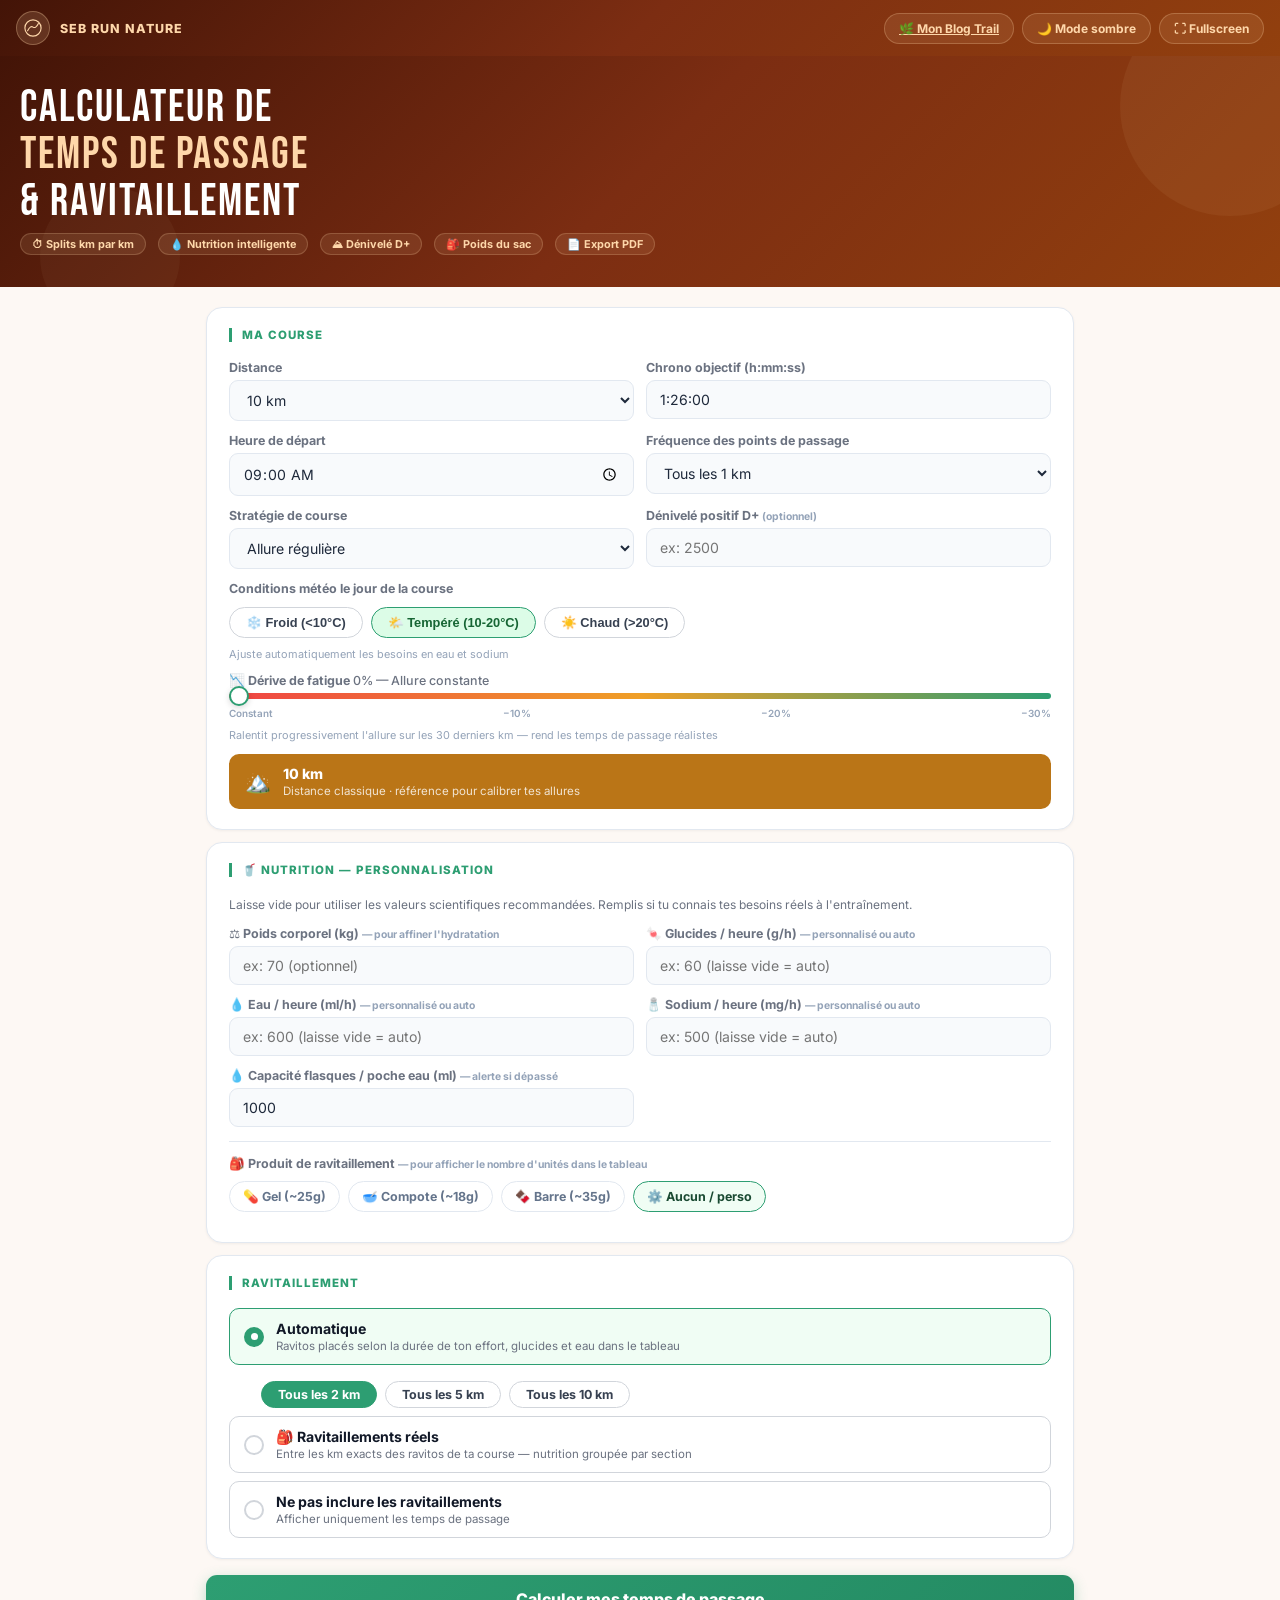
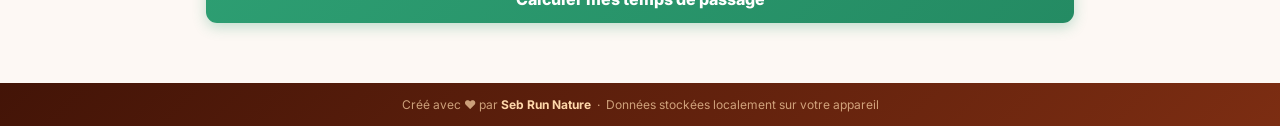
<file: index_v3.html>
<!DOCTYPE html>
<html lang="fr">
<head>
<meta charset="UTF-8">
<meta name="viewport" content="width=device-width, initial-scale=1.0">
<title>Calculateur Temps de Passage Trail · Seb Run Nature</title>
<link rel="preconnect" href="https://fonts.googleapis.com">
<link href="https://fonts.googleapis.com/css2?family=Bebas+Neue&family=Inter:wght@400;600;700;800&family=JetBrains+Mono:wght@400;700&display=swap" rel="stylesheet">
<style>
*{box-sizing:border-box;margin:0;padding:0;}
body{font-family:'Inter',system-ui,sans-serif;background:#fdf8f4;color:#1e293b;margin:0;padding:0;}
.cw{max-width:900px;margin:0 auto;padding:0 16px 60px;}

/* APP HEADER */
.app-topbar{background:linear-gradient(135deg,#431407,#7c2d12,#92400e);padding:8px 16px;display:flex;align-items:center;gap:10px;min-height:56px;box-shadow:0 2px 12px rgba(124,45,18,.4);flex-wrap:wrap;}
.app-logo{display:flex;align-items:center;gap:10px;text-decoration:none;flex-shrink:0;}
.app-logo-icon{width:34px;height:34px;background:rgba(254,215,170,.15);border-radius:50%;display:flex;align-items:center;justify-content:center;border:1.5px solid rgba(254,215,170,.3);}
.app-logo-text{font-size:.78rem;font-weight:800;color:#fed7aa;text-transform:uppercase;letter-spacing:1px;}
.app-topbar-actions{display:flex;gap:8px;margin-left:auto;flex-wrap:wrap;}
.app-topbar-btn{display:inline-flex;align-items:center;gap:6px;padding:7px 14px;border-radius:20px;font-size:.75rem;font-weight:700;cursor:pointer;border:1.5px solid rgba(254,215,170,.25);background:rgba(254,215,170,.1);color:#fed7aa;font-family:'Inter',sans-serif;transition:all .18s;white-space:nowrap;}
.app-topbar-btn:hover{background:rgba(254,215,170,.2);border-color:rgba(254,215,170,.5);}
.app-hero{background:linear-gradient(135deg,#431407,#7c2d12,#92400e);padding:28px 20px 32px;margin-bottom:0;position:relative;overflow:hidden;}
.app-hero::before{content:'';position:absolute;top:-60px;right:-60px;width:220px;height:220px;border-radius:50%;background:rgba(254,215,170,.06);pointer-events:none;}
.app-hero::after{content:'';position:absolute;bottom:-40px;left:40px;width:140px;height:140px;border-radius:50%;background:rgba(254,215,170,.04);pointer-events:none;}
.app-hero-title{font-family:'Bebas Neue',sans-serif;font-size:clamp(2rem,5vw,2.8rem);color:#fff;letter-spacing:2px;line-height:1.05;margin-bottom:8px;}
.app-hero-title span{color:#fed7aa;}
.app-hero-sub{font-size:.85rem;color:rgba(254,215,170,.7);display:flex;gap:12px;flex-wrap:wrap;}
.app-hero-badge{display:inline-flex;align-items:center;gap:5px;background:rgba(254,215,170,.1);border:1px solid rgba(254,215,170,.2);color:#fed7aa;border-radius:14px;padding:3px 11px;font-size:.68rem;font-weight:700;}
.app-content{background:#fdf8f4;padding-top:20px;}

/* DARK MODE OVERRIDE — centralisé plus bas */
.cw-section{background:#fff;border:1px solid #e2e8f0;border-radius:16px;padding:20px 22px;margin-bottom:12px;box-shadow:0 1px 3px rgba(0,0,0,.05);transition:box-shadow .2s;}
.cw-section-title{font-size:.72rem;font-weight:800;text-transform:uppercase;letter-spacing:1px;color:#2d9e72;border-left:3px solid #2d9e72;padding-left:10px;margin-bottom:18px;}
.cw-grid{display:grid;grid-template-columns:1fr 1fr;gap:12px;}
.cw-field{display:flex;flex-direction:column;gap:5px;}
.cw-label{font-size:.78rem;font-weight:700;color:#6b7280;}
input,select,textarea{width:100%;padding:10px 13px;border:1.5px solid #e2e8f0;border-radius:9px;font-size:.88rem;font-family:'Inter',sans-serif;background:#f8fafc;color:#1e293b;transition:all .18s;}
input:focus,select:focus,textarea:focus{outline:none;border-color:#2d9e72;background:#fff;box-shadow:0 0 0 3px rgba(45,158,114,.1);}
textarea{resize:none;}
.dist-banner{background:#BA7517;border-radius:10px;padding:11px 16px;margin-top:12px;display:none;align-items:center;gap:12px;}
.dist-banner-icon{font-size:1.3rem;flex-shrink:0;}
.dist-banner-text{font-size:.88rem;font-weight:800;color:#fff;}
.dist-banner-sub{font-size:.72rem;color:rgba(255,255,255,.8);margin-top:2px;}
.radio-group{display:flex;flex-direction:column;gap:8px;}
.radio-opt{display:flex;align-items:center;gap:12px;padding:11px 14px;border:1px solid #d1d5db;border-radius:10px;cursor:pointer;}
.radio-opt.selected{border-color:#2d9e72;background:#f0fdf4;}
.radio-dot{width:20px;height:20px;border-radius:50%;border:2px solid #d1d5db;flex-shrink:0;display:flex;align-items:center;justify-content:center;}
.radio-dot.on{border-color:#2d9e72;background:#2d9e72;}
.radio-dot.on::after{content:'';width:7px;height:7px;background:#fff;border-radius:50%;}
.radio-label{font-size:.88rem;font-weight:700;color:#111827;}
.radio-sub{font-size:.72rem;color:#6b7280;margin-top:2px;}
.freq-pills{display:flex;gap:8px;margin-top:8px;margin-left:32px;flex-wrap:wrap;}
.freq-pill{padding:5px 16px;border:1px solid #d1d5db;border-radius:20px;font-size:.78rem;font-weight:700;cursor:pointer;background:#fff;color:#374151;}
.freq-pill.on{background:#2d9e72;color:#fff;border-color:#2d9e72;}
.cw-btn{width:100%;padding:14px;background:linear-gradient(135deg,#2d9e72,#248b63);color:#fff;border:none;border-radius:11px;font-size:1rem;font-weight:800;cursor:pointer;margin-top:4px;font-family:'Inter',sans-serif;box-shadow:0 4px 14px rgba(45,158,114,.3);transition:all .2s;}
.cw-btn:hover{transform:translateY(-1px);box-shadow:0 6px 20px rgba(45,158,114,.35);}
.res-cards{display:grid;grid-template-columns:repeat(4,1fr);gap:10px;margin-bottom:14px;}
.res-card{background:#f0fdf4;border:1px solid #d8ece4;border-radius:10px;padding:12px 8px;text-align:center;}
.res-val{font-size:1rem;font-weight:800;color:#1e7a56;line-height:1.2;font-family:'JetBrains Mono',monospace;font-variant-numeric:tabular-nums;}
.res-lbl{font-size:.65rem;font-weight:700;text-transform:uppercase;letter-spacing:.3px;color:#6b857c;margin-top:4px;}
.arrivee-banner{background:#EF9F27;border-radius:10px;padding:9px 14px;margin-bottom:14px;font-size:.85rem;font-weight:800;color:#412402;display:none;}
.t-wrap{overflow-x:auto;-webkit-overflow-scrolling:touch;}
table{width:100%;border-collapse:collapse;font-size:.8rem;}
th{text-align:left;padding:8px 10px;font-size:.72rem;font-weight:800;text-transform:uppercase;letter-spacing:.3px;background:#1a4a32;color:#a8f0d0;white-space:nowrap;}
th:first-child{border-radius:8px 0 0 0;}
th:last-child{border-radius:0 8px 0 0;}
td{padding:9px 11px;border-bottom:1px solid #f1f5f9;vertical-align:middle;font-family:'JetBrains Mono',monospace;font-size:.78rem;font-variant-numeric:tabular-nums;}
tr:last-child td{border-bottom:none;font-weight:800;background:#f0fdf4;}
tr.is-ravito td{background:#e6f7f1;}
tr.is-ravito td:first-child{border-left:3px solid #2d9e72;}
tr.is-half td{background:#dcfce7;font-weight:700;}
tr:hover td{background:#f8fafc!important;}
.rav-badge{display:inline-flex;align-items:center;gap:3px;background:#2d9e72;color:#fff;border-radius:10px;padding:2px 8px;font-size:.72rem;font-weight:700;white-space:nowrap;}
.gluc-col{min-width:70px;}
.eau-col{min-width:70px;}
.gluc-pill{display:inline-block;background:#EF9F27;color:#412402;border-radius:8px;padding:1px 7px;font-size:.72rem;font-weight:700;white-space:nowrap;}
.eau-pill{display:inline-block;background:#bfdbfe;color:#1e40af;border-radius:8px;padding:1px 7px;font-size:.72rem;font-weight:700;white-space:nowrap;}
.cum-lbl{font-size:.65rem;color:#9ca3af;margin-top:2px;display:block;}
.totals-row{display:grid;grid-template-columns:repeat(3,1fr);gap:10px;margin-top:14px;}
.tot-card{background:#f0fdf4;border:1px solid #d8ece4;border-radius:10px;padding:12px;text-align:center;}
.tot-val{font-size:1.1rem;font-weight:800;color:#1e7a56;font-family:'JetBrains Mono',monospace;}
.tot-lbl{font-size:.65rem;font-weight:700;text-transform:uppercase;letter-spacing:.3px;color:#6b857c;margin-top:4px;}
.disclaimer{background:#f8fdfb;border:1px solid #d8ece4;border-radius:10px;padding:12px 14px;font-size:.75rem;color:#6b7280;line-height:1.7;margin-top:12px;}
.disclaimer strong{color:#374151;}
.pdf-section{background:#fff;border:1px solid #d8ece4;border-radius:14px;padding:18px 20px;margin-top:12px;}
.format-pills{display:flex;gap:8px;margin-bottom:14px;}
.format-pill{padding:8px 20px;border:1px solid #d1d5db;border-radius:20px;font-size:.85rem;font-weight:700;cursor:pointer;background:#fff;color:#374151;}
/* .format-pill.on défini dans le bloc dark mode ci-dessous */
.motto-count{font-size:.72rem;color:#9ca3af;margin-top:4px;}
.btn-row{display:flex;gap:10px;margin-top:14px;}
.btn-row .cw-btn{margin-top:0;}
.btn-modifier{flex:0 0 auto;padding:13px 20px;background:#f0fdf4;color:#1e7a56;border:1px solid #2d9e72;border-radius:10px;font-size:.88rem;font-weight:800;cursor:pointer;font-family:'Inter',sans-serif;}
.btn-modifier:hover{background:#dcfce7;}
.pdf-hint{font-size:.72rem;color:#9ca3af;margin-top:8px;line-height:1.6;}
.cw-footer{text-align:center;font-size:.75rem;color:#9ca3af;margin-top:20px;line-height:1.8;}
.cw-footer a{color:#2d9e72;font-weight:700;text-decoration:none;}
.weather-pills{display:flex;gap:8px;margin-top:6px;flex-wrap:wrap;}
.weather-pill{padding:7px 16px;border:1.5px solid #d1d5db;border-radius:20px;font-size:.8rem;font-weight:700;cursor:pointer;background:#fff;color:#374151;font-family:Arial,Helvetica,sans-serif;transition:all .18s;}
.weather-pill.cold.on{background:#dbeafe;color:#1e40af;border-color:#3b82f6;}
.weather-pill.moderate.on{background:#dcfce7;color:#166534;border-color:#2d9e72;}
.weather-pill.hot.on{background:#fee2e2;color:#991b1b;border-color:#ef4444;}
.alert-box{border-radius:10px;padding:10px 14px;margin-top:12px;font-size:.82rem;font-weight:700;line-height:1.6;display:none;}
.alert-danger{background:#fee2e2;border:1px solid #fca5a5;color:#991b1b;}
.alert-warn{background:#fef9c3;border:1px solid #fde047;color:#854d0e;}
.nutrition-summary{background:#f0fdf4;border:1px solid #d8ece4;border-radius:10px;padding:12px 16px;margin-top:12px;display:none;}
.ns-title{font-size:.7rem;font-weight:800;text-transform:uppercase;letter-spacing:.5px;color:#2d9e72;margin-bottom:8px;}
.ns-grid{display:flex;gap:12px;flex-wrap:wrap;}
.ns-item{text-align:center;flex:1;min-width:70px;}
.ns-val{font-size:1rem;font-weight:800;color:#1e7a56;font-family:'JetBrains Mono',monospace;}
.ns-lbl{font-size:.62rem;color:#6b7280;text-transform:uppercase;letter-spacing:.3px;margin-top:2px;}
/* TERRAIN PILLS */
.terrain-pills{display:flex;gap:7px;flex-wrap:wrap;margin-top:6px;}
.terrain-pill{padding:7px 13px;border:1.5px solid #e2e8f0;border-radius:20px;font-size:.78rem;font-weight:700;cursor:pointer;background:#fff;color:#64748b;font-family:'Inter',sans-serif;transition:all .18s;}
.terrain-pill.on{background:#f0fdf4;color:#1a4a32;border-color:#2d9e72;}
/* KM EFFORT BANNER */
.km-effort-banner{background:linear-gradient(135deg,#1a4a32,#1e6644);border-radius:12px;padding:12px 16px;margin-top:12px;display:none;align-items:center;gap:14px;}
.ke-val{font-family:'JetBrains Mono',monospace;font-size:1.1rem;font-weight:700;color:#a8f0d0;}
.ke-lbl{font-size:.7rem;color:rgba(168,240,208,.7);margin-top:2px;}
.ke-detail{font-size:.72rem;color:rgba(168,240,208,.82);margin-top:4px;line-height:1.5;}
/* FATIGUE SLIDER */
input[type=range]{-webkit-appearance:none;height:6px;border-radius:3px;background:linear-gradient(90deg,#ef4444 0%,#EF9F27 50%,#2d9e72 100%);padding:0;border:none;box-shadow:none;cursor:pointer;}
input[type=range]::-webkit-slider-thumb{-webkit-appearance:none;width:20px;height:20px;border-radius:50%;background:#fff;border:2.5px solid #2d9e72;box-shadow:0 2px 6px rgba(0,0,0,.15);}
.fatigue-labels{display:flex;justify-content:space-between;font-size:.62rem;color:#94a3b8;margin-top:3px;font-weight:600;}
/* RAVITO NUTRITION — nouvelle présentation */
.rav-section-info{font-size:.68rem;color:#6b7280;margin-bottom:4px;font-style:italic;}
.rav-units-badge{display:inline-flex;align-items:center;gap:4px;background:#1a4a32;color:#a8f0d0;border-radius:8px;padding:2px 9px;font-size:.75rem;font-weight:800;white-space:nowrap;margin-bottom:3px;}
.rav-gluc-section{font-size:.72rem;color:#92400e;font-weight:700;}
.rav-cum{font-size:.62rem;color:#9ca3af;margin-top:1px;display:block;}
.rav-ontrack{color:#2d9e72;font-weight:700;}
.rav-alert-eau{background:#fee2e2;color:#991b1b;border-radius:6px;padding:1px 7px;font-size:.68rem;font-weight:700;display:inline-block;margin-top:2px;}
.eau-section-val{display:inline-block;background:#bfdbfe;color:#1e40af;border-radius:8px;padding:2px 9px;font-size:.75rem;font-weight:800;white-space:nowrap;margin-bottom:3px;}
/* Légende tableau */
.table-legend{background:#f8fafc;border:1px solid #e2e8f0;border-radius:8px;padding:10px 14px;margin-bottom:12px;font-size:.72rem;color:#6b7280;line-height:1.8;}
.table-legend strong{color:#374151;}

.ravito-custom-wrap{margin-top:10px;padding:14px;background:#f0fdf4;border:1px solid #d8ece4;border-radius:10px;display:none;}
.ravito-custom-title{font-size:.72rem;font-weight:700;color:#1a4a32;margin-bottom:8px;}
.ravito-km-input{display:flex;gap:8px;align-items:center;flex-wrap:wrap;}
.ravito-km-input input{max-width:100px;flex:none;}
.ravito-tags{display:flex;gap:6px;flex-wrap:wrap;margin-top:8px;}
.ravito-tag{display:inline-flex;align-items:center;gap:4px;background:#2d9e72;color:#fff;border-radius:6px;padding:3px 10px;font-size:.72rem;font-weight:700;cursor:pointer;}
.ravito-tag:hover{background:#1a4a32;}
.btn-small{padding:7px 14px;background:#f0fdf4;color:#1a4a32;border:1px solid #2d9e72;border-radius:8px;font-size:.78rem;font-weight:700;cursor:pointer;font-family:'Inter',sans-serif;}
/* POIDS SAC */
.section-ravito{background:linear-gradient(135deg,#fff7ed,#ffedd5);border:1px solid #fed7aa;border-radius:12px;padding:14px 18px;margin-top:10px;display:none;}
.sr-title{font-size:.7rem;font-weight:800;text-transform:uppercase;letter-spacing:.6px;color:#92400e;margin-bottom:10px;}
.sr-grid{display:flex;gap:12px;flex-wrap:wrap;margin-bottom:10px;}
.sr-item{text-align:center;flex:1;min-width:90px;background:rgba(255,255,255,.6);border-radius:8px;padding:10px 8px;border:1px solid rgba(254,215,170,.5);}
.sr-val{font-family:'JetBrains Mono',monospace;font-size:1rem;font-weight:800;color:#7c2d12;}
.sr-lbl{font-size:.62rem;color:#92400e;text-transform:uppercase;letter-spacing:.3px;margin-top:3px;font-weight:700;}
.sr-note{font-size:.75rem;color:#b45309;line-height:1.6;background:rgba(255,255,255,.5);border-radius:6px;padding:8px 12px;border-left:3px solid #fed7aa;}
/* DARK MODE — bloc unifié */
body.dark{background:#0f172a;color:#e2e8f0;}
body.dark .app-content{background:#0f172a;}
body.dark .cw-section,body.dark .pdf-section{background:#1e293b;border-color:#334155;}
body.dark input,body.dark select,body.dark textarea{background:#0f172a;color:#e2e8f0;border-color:#334155;}
body.dark input:focus,body.dark select:focus{background:#1e293b;}
body.dark .radio-opt{background:#1e293b;border-color:#334155;}
body.dark .freq-pill,body.dark .terrain-pill,body.dark .format-pill{background:#1e293b;color:#94a3b8;}
body.dark .res-card,body.dark .tot-card,body.dark .disclaimer{background:#1e293b;border-color:#334155;}
body.dark .nutrition-summary{background:#0d2818;border-color:#1a4a32;}
body.dark .section-ravito{background:linear-gradient(135deg,#1a0f00,#261500);border-color:#7c2d12;}
body.dark .sr-item{background:rgba(0,0,0,.3);border-color:rgba(124,45,18,.4);}
body.dark .sr-val{color:#fed7aa;}
body.dark .sr-lbl{color:#b45309;}
body.dark .sr-note{color:#d97706;border-left-color:#92400e;}
body.dark td{border-bottom-color:#334155;}
body.dark tr:hover td{background:#1e293b!important;}
body.dark tr:last-child td{background:#0d2818;}
body.dark .cw-badge{background:#1a0a04;border-color:#7c2d12;color:#fed7aa;}
/* Format pill active */
.format-pill.on{background:#1a4a32;color:#a8f0d0;border-color:#1a4a32;}
/* ISOL RAVITO CUSTOM */
tr.is-ravito-custom td{background:#fdf4e7;}
tr.is-ravito-custom td:first-child{border-left:3px solid #EF9F27;}
.rav-badge-custom{background:#EF9F27;color:#412402;}
/* FORMAT PILLS */
@media(max-width:600px){
  #fsBtn{display:none;}
  .app-topbar-btn{padding:6px 10px;font-size:.7rem;}
  .cw-grid{grid-template-columns:1fr;}
  .res-cards{grid-template-columns:1fr 1fr;}
  .totals-row{grid-template-columns:1fr;}
  .btn-row{flex-direction:column;}
}
@media(max-width:680px){
  table{font-size:.72rem;}
  th,td{padding:6px 6px;}
  .hide-mobile{display:none;}
  .t-wrap{border-radius:8px;border:1px solid #d8ece4;}
}
/* PDF géré via window.open() */
</style>
  <link rel="manifest" href="/calculateur-trail/manifest.json">
<meta name="description" content="Calculez vos temps de passage trail km par km, planifiez votre ravitaillement eau et glucides selon les recommandations scientifiques. Export PDF et bracelet poignet.">
<meta name="theme-color" content="#7c2d12">
<meta name="apple-mobile-web-app-capable" content="yes">
<meta name="apple-mobile-web-app-title" content="Calculateur Trail">
<!-- Google Analytics -->
<script async src="https://www.googletagmanager.com/gtag/js?id=G-V3787TTF1Y"></script>
<script>
  window.dataLayer = window.dataLayer || [];
  function gtag(){dataLayer.push(arguments);}
  gtag("js", new Date());
  gtag("config", "G-V3787TTF1Y");
</script>
<script>
if("serviceWorker" in navigator){
  navigator.serviceWorker.register("/calculateur-trail/sw.js");
}
</script>
</head>
<body>
<!-- TOPBAR -->
<div class="app-topbar">
  <a href="https://www.seb-run-nature.com" target="_blank" rel="noopener" class="app-logo">
    <div class="app-logo-icon">
      <svg width="18" height="18" viewBox="0 0 40 40" fill="none">
        <circle cx="20" cy="20" r="18" stroke="#fed7aa" stroke-width="2.5"/>
        <path d="M8 26 Q14 14 20 18 Q26 22 32 10" stroke="#fed7aa" stroke-width="2.5" fill="none" stroke-linecap="round"/>
      </svg>
    </div>
    <span class="app-logo-text">Seb Run Nature</span>
  </a>
  <div class="app-topbar-actions">
    <a href="https://www.seb-run-nature.com" target="_blank" rel="noopener" class="app-topbar-btn">🌿 Mon Blog Trail</a>
    <button class="app-topbar-btn" onclick="toggleDark()" id="darkBtn">🌙 Mode sombre</button>
    <button class="app-topbar-btn" onclick="toggleFullscreen()" id="fsBtn">&#x26F6; Fullscreen</button>
  </div>
</div>

<!-- HERO -->
<div class="app-hero">
  <div class="app-hero-title">Calculateur de<br><span>temps de passage</span><br>&amp; ravitaillement</div>
  <div class="app-hero-sub">
    <span class="app-hero-badge">&#x23F1; Splits km par km</span>
    <span class="app-hero-badge">&#x1F4A7; Nutrition intelligente</span>
    <span class="app-hero-badge">&#x26F0; D&eacute;nivel&eacute; D+</span>
    <span class="app-hero-badge">&#x1F392; Poids du sac</span>
    <span class="app-hero-badge">&#x1F4C4; Export PDF</span>
  </div>
</div>

<div class="app-content">
<div class="cw">

<div class="cw-section">
  <div class="cw-section-title">Ma course</div>
  <div class="cw-grid">
    <div class="cw-field">
      <span class="cw-label">Distance</span>
      <select id="dist" onchange="onDistChange()">
        <option value="5">5 km</option>
        <option value="10" selected>10 km</option>
        <option value="15">15 km</option>
        <option value="18.7">Uelzechtdall 18,7 km</option>
        <option value="21.1">Semi-marathon 21,1 km</option>
        <option value="42.195">Marathon 42,195 km</option>
        <option value="50">Ultra 50 km</option>
        <option value="80">Ultra 80 km</option>
        <option value="100">Ultra 100 km</option>
        <option value="200">Ultra 200 km</option>
        <option value="custom">Distance personnalisée</option>
      </select>
    </div>
    <div class="cw-field" id="customField" style="display:none;">
      <span class="cw-label">Distance (km)</span>
      <input type="number" id="customDist" min="1" max="200" step="0.1" placeholder="ex: 18.5" oninput="onDistChange()">
    </div>
    <div class="cw-field">
      <span class="cw-label">Chrono objectif (h:mm:ss)</span>
      <input type="text" id="targetTime" placeholder="1:26:00" value="1:26:00">
    </div>
    <div class="cw-field">
      <span class="cw-label">Heure de départ</span>
      <input type="time" id="startTime" value="09:00">
    </div>
    <div class="cw-field">
      <span class="cw-label">Fréquence des points de passage</span>
      <select id="freq">
        <option value="1" selected>Tous les 1 km</option>
        <option value="2">Tous les 2 km</option>
        <option value="5">Tous les 5 km</option>
      </select>
    </div>
    <div class="cw-field">
      <span class="cw-label">Stratégie de course</span>
      <select id="strat">
        <option value="even">Allure régulière</option>
        <option value="neg">Départ conservateur (accélération finale)</option>
        <option value="pos">Départ rapide (gestion en fin de course)</option>
      </select>
    </div>
    <div class="cw-field">
      <span class="cw-label">Dénivelé positif D+ <span style="font-size:.65rem;color:#94a3b8;">(optionnel)</span></span>
      <input type="number" id="dplus" min="0" max="20000" step="50" placeholder="ex: 2500" oninput="onDplusChange()">
    </div>
    <div class="cw-field" id="terrainField" style="display:none;grid-column:1/-1;">
      <span class="cw-label">⛰️ Technicité du terrain</span>
      <div class="terrain-pills">
        <button class="terrain-pill on" onclick="setTerrain('easy',this)">🟢 Facile (×1.0)</button>
        <button class="terrain-pill" onclick="setTerrain('tech',this)">🟠 Technique (×1.2)</button>
        <button class="terrain-pill" onclick="setTerrain('expert',this)">🔴 Expert / Skyrunning (×1.5)</button>
      </div>
      <div style="font-size:.68rem;color:#94a3b8;margin-top:4px;">Pierriers, racines, dévers — ajuste le temps d'effort réel sur le D+</div>
    </div>
    <div class="cw-field" style="grid-column:1/-1;">
      <span class="cw-label">Conditions météo le jour de la course</span>
      <div class="weather-pills">
        <button class="weather-pill cold" onclick="setWeather('cold',this)" aria-pressed="false">❄️ Froid (&lt;10°C)</button>
        <button class="weather-pill moderate on" onclick="setWeather('moderate',this)" aria-pressed="true">🌤️ Tempéré (10-20°C)</button>
        <button class="weather-pill hot" onclick="setWeather('hot',this)" aria-pressed="false">☀️ Chaud (&gt;20°C)</button>
      </div>
      <div style="font-size:.68rem;color:#94a3b8;margin-top:4px;">Ajuste automatiquement les besoins en eau et sodium</div>
    </div>
    <div class="cw-field" style="grid-column:1/-1;">
      <span class="cw-label">📉 Dérive de fatigue <span id="fatigueVal" style="font-weight:500;">0% — Allure constante</span></span>
      <input type="range" id="fatigueSlider" min="0" max="30" value="0" step="5" oninput="onFatigueChange(this.value)">
      <div class="fatigue-labels"><span>Constant</span><span>−10%</span><span>−20%</span><span>−30%</span></div>
      <div style="font-size:.68rem;color:#94a3b8;margin-top:4px;">Ralentit progressivement l'allure sur les 30 derniers km — rend les temps de passage réalistes</div>
    </div>
  </div>
  <div id="kmEffortBanner" class="km-effort-banner">
    <div style="font-size:1.5rem;flex-shrink:0;">⚡</div>
    <div>
      <div class="ke-val" id="kmEffortVal">— km-effort</div>
      <div class="ke-lbl">Distance effort réelle (D+ intégré)</div>
      <div class="ke-detail" id="kmEffortDetail"></div>
    </div>
  </div>
  <div id="distBanner" class="dist-banner">
    <div class="dist-banner-icon">🏔️</div>
    <div>
      <div class="dist-banner-text" id="distBannerText"></div>
      <div class="dist-banner-sub" id="distBannerSub"></div>
    </div>
  </div>
</div>

<!-- SECTION NUTRITION PERSONNALISÉE -->
<div class="cw-section">
  <div class="cw-section-title">🥤 Nutrition — personnalisation</div>
  <div style="font-size:.75rem;color:#6b7280;margin-bottom:12px;line-height:1.6;">
    Laisse vide pour utiliser les valeurs scientifiques recommandées. Remplis si tu connais tes besoins réels à l'entraînement.
  </div>
  <div class="cw-grid">
    <div class="cw-field">
      <span class="cw-label">⚖️ Poids corporel (kg) <span style="font-size:.65rem;color:#94a3b8;">— pour affiner l'hydratation</span></span>
      <input type="number" id="userWeight" min="40" max="130" step="1" placeholder="ex: 70 (optionnel)" oninput="updateNutritionPreview()">
    </div>
    <div class="cw-field">
      <span class="cw-label">🍬 Glucides / heure (g/h) <span style="font-size:.65rem;color:#94a3b8;">— personnalisé ou auto</span></span>
      <input type="number" id="userCarbsH" min="20" max="120" step="5" placeholder="ex: 60 (laisse vide = auto)" oninput="updateNutritionPreview()">
    </div>
    <div class="cw-field">
      <span class="cw-label">💧 Eau / heure (ml/h) <span style="font-size:.65rem;color:#94a3b8;">— personnalisé ou auto</span></span>
      <input type="number" id="userWaterH" min="200" max="1200" step="50" placeholder="ex: 600 (laisse vide = auto)" oninput="updateNutritionPreview()">
    </div>
    <div class="cw-field">
      <span class="cw-label">🧂 Sodium / heure (mg/h) <span style="font-size:.65rem;color:#94a3b8;">— personnalisé ou auto</span></span>
      <input type="number" id="userSodiumH" min="100" max="1500" step="50" placeholder="ex: 500 (laisse vide = auto)" oninput="updateNutritionPreview()">
    </div>
    <div class="cw-field">
      <span class="cw-label">💧 Capacité flasques / poche eau (ml) <span style="font-size:.65rem;color:#94a3b8;">— alerte si dépassé</span></span>
      <input type="number" id="userFlasque" min="250" max="3000" step="250" placeholder="ex: 1000" value="1000" oninput="updateNutritionPreview()">
    </div>
  </div>

  <!-- PRODUIT NUTRITION -->
  <div style="margin-top:14px;border-top:1px solid #e2e8f0;padding-top:14px;">
    <span class="cw-label" style="display:block;margin-bottom:10px;">🎒 Produit de ravitaillement <span style="font-size:.65rem;color:#94a3b8;">— pour afficher le nombre d'unités dans le tableau</span></span>
    <div style="display:flex;gap:8px;flex-wrap:wrap;margin-bottom:10px;" id="productPills">
      <button class="terrain-pill" id="pp-gel"    onclick="setProduct('gel')"      >💊 Gel (~25g)</button>
      <button class="terrain-pill" id="pp-compote" onclick="setProduct('compote')" >🥣 Compote (~18g)</button>
      <button class="terrain-pill" id="pp-barre"  onclick="setProduct('barre')"   >🍫 Barre (~35g)</button>
      <button class="terrain-pill on" id="pp-none" onclick="setProduct('none')"   >⚙️ Aucun / perso</button>
    </div>
    <div id="productCustomWrap" style="display:none;">
      <div class="cw-grid">
        <div class="cw-field">
          <span class="cw-label">Nom du produit <span style="font-size:.65rem;color:#94a3b8;">— ex: Naak Compote, SIS Gel…</span></span>
          <input type="text" id="productName" placeholder="ex: Naak Compote" maxlength="30" oninput="updateNutritionPreview()">
        </div>
        <div class="cw-field">
          <span class="cw-label">Glucides par unité (g)</span>
          <input type="number" id="productCarbs" min="5" max="100" step="1" placeholder="ex: 18" oninput="updateNutritionPreview()">
        </div>
      </div>
    </div>
  </div>

  <div id="nutritionPreview" style="display:none;margin-top:12px;padding:10px 14px;background:#f0fdf4;border:1px solid #d8ece4;border-radius:8px;font-size:.75rem;color:#1a4a32;line-height:1.8;"></div>
</div>

<div class="cw-section">
  <div class="cw-section-title">Ravitaillement</div>
  <div class="radio-group">
    <div class="radio-opt selected" id="opt-auto" onclick="setRavito('auto')">
      <div class="radio-dot on" id="dot-auto"></div>
      <div>
        <div class="radio-label">Automatique</div>
        <div class="radio-sub">Ravitos placés selon la durée de ton effort, glucides et eau dans le tableau</div>
      </div>
    </div>
    <div class="freq-pills" id="freqPills">
      <div class="freq-pill on" id="fp2" onclick="setFreq(2)">Tous les 2 km</div>
      <div class="freq-pill" id="fp5" onclick="setFreq(5)">Tous les 5 km</div>
      <div class="freq-pill" id="fp10" onclick="setFreq(10)">Tous les 10 km</div>
    </div>
    <div class="radio-opt" id="opt-custom" onclick="setRavito('custom')">
      <div class="radio-dot" id="dot-custom"></div>
      <div>
        <div class="radio-label">🎒 Ravitaillements réels</div>
        <div class="radio-sub">Entre les km exacts des ravitos de ta course — nutrition groupée par section</div>
      </div>
    </div>
    <div class="ravito-custom-wrap" id="ravitoCustomWrap">
      <div class="ravito-custom-title">Km des ravitaillements officiels</div>
      <div class="ravito-km-input">
        <input type="number" id="ravitoKmInput" min="1" max="300" step="0.5" placeholder="ex: 15">
        <button class="btn-small" onclick="addRavitoKm()">+ Ajouter</button>
      </div>
      <div class="ravito-tags" id="ravitoTags"></div>
      <div style="font-size:.68rem;color:#94a3b8;margin-top:6px;">Clique sur un km pour le supprimer</div>
    </div>
    <div class="radio-opt" id="opt-none" onclick="setRavito('none')">
      <div class="radio-dot" id="dot-none"></div>
      <div>
        <div class="radio-label">Ne pas inclure les ravitaillements</div>
        <div class="radio-sub">Afficher uniquement les temps de passage</div>
      </div>
    </div>
  </div>
</div>

<button class="cw-btn" onclick="calculate()" aria-label="Calculer mes temps de passage et mon plan de ravitaillement">Calculer mes temps de passage</button>

<div id="output" style="display:none;">

  <div class="cw-section" style="margin-top:12px;">
    <div class="res-cards">
      <div class="res-card"><div class="res-val" id="rAllure">—</div><div class="res-lbl">Allure moyenne</div></div>
      <div class="res-card"><div class="res-val" id="rVitesse">—</div><div class="res-lbl">Vitesse moy.</div></div>
      <div class="res-card"><div class="res-val" id="rDemi">—</div><div class="res-lbl">Mi-course</div></div>
      <div class="res-card"><div class="res-val" id="rFin">—</div><div class="res-lbl">Heure d&apos;arrivée</div></div>
    </div>
    <div id="arriveeBanner" class="arrivee-banner"></div>
    <div id="tableLegend" class="table-legend" style="display:none;">
      📖 <strong>Comment lire le tableau :</strong> Les lignes colorées sont tes ravitaillements. 
      <strong>Glucides section</strong> = ce que tu dois avoir consommé <em>pendant cette section</em> (depuis le ravito précédent). 
      <strong>Eau section</strong> = ce que tu dois boire sur cette section. 
      Le <strong>cumulatif</strong> (cum.) = total depuis le départ. 
      <strong>On track ✓</strong> = tu es dans tes objectifs horaires.
    </div>
    <div class="t-wrap">
      <table>
        <thead>
          <tr>
            <th>Point de passage</th>
            <th>Allure</th>
            <th>Temps de course</th>
            <th>Heure réelle</th>
            <th id="thRavito" style="display:none;">⏱ Section / Type</th>
            <th id="thGluc" style="display:none;">🍬 Glucides section</th>
            <th id="thEau" style="display:none;">💧 Eau section</th>
            <th class="hide-mobile">Écart objectif</th>
          </tr>
        </thead>
        <tbody id="splitsBody"></tbody>
      </table>
    </div>
    <div id="totalsRow" class="totals-row" style="display:none;">
      <div class="tot-card"><div class="tot-val" id="totGluc">—</div><div class="tot-lbl">Glucides totaux</div></div>
      <div class="tot-card"><div class="tot-val" id="totEau">—</div><div class="tot-lbl">Eau totale</div></div>
      <div class="tot-card"><div class="tot-val" id="totSod">—</div><div class="tot-lbl">Sodium total</div></div>
    </div>
    <div id="sectionRavito" class="section-ravito">
      <div class="sr-title">🎒 Ce que tu emportes entre deux ravitos</div>
      <div class="sr-grid">
        <div class="sr-item"><div class="sr-val" id="srEau">—</div><div class="sr-lbl">💧 Eau / section</div></div>
        <div class="sr-item"><div class="sr-val" id="srGluc">—</div><div class="sr-lbl">🍫 Glucides / section</div></div>
        <div class="sr-item"><div class="sr-val" id="srPoids">—</div><div class="sr-lbl">⚖️ Poids à porter</div></div>
        <div class="sr-item"><div class="sr-val" id="srDist">—</div><div class="sr-lbl">📍 Distance section</div></div>
      </div>
      <div class="sr-note" id="srNote">En trail, tu ne portes que ce qu'il te faut jusqu'au prochain ravito. Tu complètes à chaque point de contrôle.</div>
    </div>
    <div id="alertBox" class="alert-box"></div>
    <div id="nutritionSummary" class="nutrition-summary">
      <div class="ns-title">📊 Résumé nutrition course</div>
      <div class="ns-grid">
        <div class="ns-item"><div class="ns-val" id="nsEau">—</div><div class="ns-lbl">Eau totale</div></div>
        <div class="ns-item"><div class="ns-val" id="nsGluc">—</div><div class="ns-lbl">Glucides totaux</div></div>
        <div class="ns-item"><div class="ns-val" id="nsSod">—</div><div class="ns-lbl">Sodium total</div></div>
        <div class="ns-item"><div class="ns-val" id="nsEauH">—</div><div class="ns-lbl">Eau / heure</div></div>
        <div class="ns-item"><div class="ns-val" id="nsGlucH">—</div><div class="ns-lbl">Glucides / heure</div></div>
        <div class="ns-item"><div class="ns-val" id="nsCal">—</div><div class="ns-lbl">Kcal glucides</div></div>
      </div>
      <div id="nsConseil" style="font-size:.72rem;color:#1a4a32;margin-top:10px;padding:8px 12px;background:rgba(45,158,114,.08);border-radius:8px;border-left:3px solid #2d9e72;line-height:1.6;display:none;"></div>
    </div>
    <div class="disclaimer">
      <strong>Temps de passage :</strong> Ces estimations sont basées sur ton chrono objectif. Ta forme du jour, la météo, le terrain ou les conditions de course peuvent influencer ton allure réelle.
      <span id="disclaimerRavito" style="display:none;"><br><br><strong>Ravitaillement :</strong> Les quantités sont calculées sur la base des recommandations scientifiques actuelles (ACSM 2007, Jeukendrup 2014, Casa et al. 2019). Elles sont indicatives et varient selon ton poids, ton taux de sudation et ta tolérance digestive. <strong>Conseil :</strong> entraîne ton intestin à ces quantités à l'entraînement avant la course. Consulte un nutritionniste du sport pour un plan 100% personnalisé.</span>
    </div>
  </div>

  <div class="pdf-section">
    <div class="cw-section-title">Exporter mon tableau</div>
    <div class="cw-label" style="margin-bottom:8px;">Format du PDF</div>
    <div class="format-pills">
      <div class="format-pill on" id="pfV" onclick="setFormat('portrait')">📄 Portrait A4</div>
      <div class="format-pill" id="pfH" onclick="setFormat('landscape')">📋 Paysage A4</div>
      <div class="format-pill" id="pfB" onclick="setFormat('bracelet')">🏃 Bracelet poignet</div>
    </div>
    <div class="cw-label" style="margin-bottom:6px;">Ton message pour te motiver le jour J</div>
    <textarea id="mottoInput" rows="2" maxlength="120"
      placeholder="Ex : Je suis prêt(e), j&apos;ai tout donné à l&apos;entraînement. Ce tableau c&apos;est mon plan de bataille !"
      oninput="updateCount()"></textarea>
    <div class="motto-count" id="mottoCount">120 caractères restants</div>
    <div class="btn-row">
      <button class="cw-btn" onclick="exportPDF()">Générer le PDF</button>
      <button class="btn-modifier" onclick="window.scrollTo({top:0,behavior:'smooth'})">Modifier</button>
    </div>
    <div class="pdf-hint">
      Le PDF s'ouvre dans la fenêtre d'impression · clique sur "Enregistrer en PDF" ou "Imprimer".<br>
      Sur mobile : Safari iOS ou Chrome → Partager → Imprimer.<br>
      🏃 <strong>Bracelet poignet</strong> : format étroit à imprimer, découper et plastifier — emporte ton plan en course sans téléphone.
    </div>
  </div>

</div>

</div><!-- fin cw -->
</div><!-- fin app-content -->

<div style="background:linear-gradient(135deg,#431407,#7c2d12);padding:14px 20px;text-align:center;font-size:.75rem;color:rgba(254,215,170,.7);font-family:'Inter',sans-serif;">
  Cr&eacute;&eacute; avec ❤️ par <a href="https://www.seb-run-nature.com" target="_blank" rel="noopener" style="color:#fed7aa;font-weight:700;text-decoration:none;">Seb Run Nature</a> &nbsp;&middot;&nbsp; Donn&eacute;es stock&eacute;es localement sur votre appareil
</div>


<script>
var ravitoMode='auto', ravitoFreq=2, pdfFormat='portrait';
var currentWeather='moderate', currentTerrain='easy', currentFatigue=0;
var customRavitoKms=[];
var currentProduct='none'; // 'gel','compote','barre','none'
var PRODUCTS={
  gel:     {label:'Gel',     glucides:25, icon:'💊'},
  compote: {label:'Compote', glucides:18, icon:'🥣'},
  barre:   {label:'Barre',   glucides:35, icon:'🍫'},
  none:    {label:null,      glucides:0,  icon:''}
};

function setProduct(p){
  currentProduct=p;
  document.querySelectorAll('#productPills .terrain-pill').forEach(function(b){b.classList.remove('on');});
  var el=document.getElementById('pp-'+p);
  if(el)el.classList.add('on');
  var wrap=document.getElementById('productCustomWrap');
  // Afficher le panneau perso si 'none' ET que l'utilisateur veut nommer son produit
  wrap.style.display=(p==='none')?'block':'none';
  updateNutritionPreview();
}

function getProductConfig(){
  // Retourne {label, glucides, icon} selon le produit sélectionné
  if(currentProduct!=='none') return PRODUCTS[currentProduct];
  var name=(document.getElementById('productName')||{}).value||'';
  var carbs=parseFloat((document.getElementById('productCarbs')||{}).value)||0;
  if(carbs>0) return {label:name||'Produit', glucides:carbs, icon:'⚙️'};
  return null; // pas de produit configuré
}

function fmtUnits(glucSection, product){
  // Retourne ex: "3 × Naak Compote" ou null si pas de produit
  if(!product||!product.glucides) return null;
  var n=Math.ceil(glucSection/product.glucides);
  var label=product.label||'unité';
  return n+'&nbsp;×&nbsp;'+product.icon+' '+label;
}

var NUTRITION_CONFIG = {
  // === EAU (ml/h) — ACSM 2007 / Sawka et al.
  // < 1h : pas besoin de ravitaillement structuré
  // 1h–2h : ~400–500 ml/h selon intensité
  // 2h–4h : ~500–700 ml/h (pertes sudation soutenues)
  // > 4h  : ~600–800 ml/h (ultras, terrain difficile)
  water: [
    {maxH:1.5, mlH:0},
    {maxH:2.5, mlH:450},
    {maxH:4,   mlH:600},
    {maxH:99,  mlH:700}
  ],
  // === GLUCIDES (g/h) — Jeukendrup 2014, Burke et al. 2011
  // < 1h30 : réserves glycogène suffisantes, pas besoin
  // 1h30–2h30 : 30–60 g/h (glucose seul, absorption maximale ~60g/h)
  // 2h30–5h : 60–90 g/h (glucose + fructose 2:1, double transporteur)
  // > 5h (ultra) : 60–80 g/h (réduction digestive liée à la fatigue intestinale)
  // NOTE : 80g/h est le seuil de saturation intestinale pour glucose seul
  carbs: [
    {maxH:1.5, gH:0},
    {maxH:2.5, gH:45},
    {maxH:5,   gH:75},
    {maxH:99,  gH:70}
  ],
  // === SODIUM (mg/h) — Casa et al. 2019, ACSM
  // Sudation normale : 500–1000 mg Na/L de sueur
  // Base : 400 mg/h (seuil minimum pour prévenir hyponatrémie)
  // Chaleur / durée longue : jusqu'à 1000–1200 mg/h
  sodium: {base:500},
  // === MODIFICATEURS MÉTÉO
  weather: {
    cold:     {water:0.75, sodium:0.7},   // Moins de sudation, Na modéré
    moderate: {water:1.0,  sodium:1.0},   // Référence
    hot:      {water:1.45, sodium:1.6}    // +45% eau, +60% Na (sudation intense)
  },
  // === SEUILS D'ALERTE
  alerts: {
    carbsMax:90,       // > 90g/h → saturation intestinale (double transporteur max)
    carbsHigh:80,      // > 80g/h → attention si pas d'entraînement intestinal
    waterMin:400,      // < 400ml/h → déshydratation significative probable
    waterMax:1000,     // > 1000ml/h → risque hyponatrémie par dilution
    hypo:{waterMin:700, sodiumMax:350}   // Boire bcp + peu de Na → hyponatrémie
  }
};

function setWeather(w, btn) {
  currentWeather = w;
  document.querySelectorAll('.weather-pill').forEach(function(b){
    b.classList.remove('on');
    b.setAttribute('aria-pressed','false');
  });
  btn.classList.add('on');
  btn.setAttribute('aria-pressed','true');
}

function toggleDark(){
  document.body.classList.toggle('dark');
  var isDark=document.body.classList.contains('dark');
  var btn=document.getElementById('darkBtn');
  if(btn)btn.textContent=isDark?'☀️ Mode clair':'🌙 Mode sombre';
}

function toggleFullscreen(){
  var btn=document.getElementById('fsBtn');
  if(!document.fullscreenElement){
    document.documentElement.requestFullscreen().catch(function(){});
    if(btn)btn.textContent='⊠ Quitter';
  } else {
    document.exitFullscreen();
    if(btn)btn.textContent='⛶ Fullscreen';
  }
}
// Listener unique — évite les fuites mémoire dues aux ajouts répétés
document.addEventListener('fullscreenchange',function(){
  var btn=document.getElementById('fsBtn');
  if(!document.fullscreenElement&&btn)btn.textContent='⛶ Fullscreen';
});

function setTerrain(t,btn){
  currentTerrain=t;
  document.querySelectorAll('.terrain-pill').forEach(function(b){b.classList.remove('on');});
  btn.classList.add('on');
  onDplusChange();
}

function onFatigueChange(v){
  currentFatigue=parseInt(v);
  var labels=['0% — Allure constante','-5% sur les 30 derniers km','-10% sur les 30 derniers km','-15% sur les 30 derniers km','-20% sur les 30 derniers km','-25% sur les 30 derniers km','-30% sur les 30 derniers km'];
  document.getElementById('fatigueVal').textContent=labels[parseInt(v)/5]||v+'%';
}

function onDplusChange(){
  var dplus=parseInt(document.getElementById('dplus').value)||0;
  var distSel=document.getElementById('dist').value;
  var dist=distSel==='custom'?parseFloat(document.getElementById('customDist').value)||0:parseFloat(distSel)||0;
  var tf=document.getElementById('terrainField');
  if(dplus>0&&dist>0){
    tf.style.display='block';
    var coeff={'easy':1.0,'tech':1.2,'expert':1.5}[currentTerrain]||1.0;
    var ke=Math.round((dist+(dplus/100)*coeff)*10)/10;
    var banner=document.getElementById('kmEffortBanner');
    banner.style.display='flex';
    document.getElementById('kmEffortVal').textContent=ke+' km-effort';
    document.getElementById('kmEffortDetail').textContent=
      dist+' km + '+(dplus/100*coeff).toFixed(1)+' km D+ (Naismith ×'+coeff+') = '+ke+' km-effort · nutrition calculée sur cette base';
  } else {
    tf.style.display='none';
    document.getElementById('kmEffortBanner').style.display='none';
  }
}

function calcKmEffort(dist,dplus){
  if(!dplus||dplus<=0)return dist;
  var coeff={'easy':1.0,'tech':1.2,'expert':1.5}[currentTerrain]||1.0;
  return Math.round((dist+(dplus/100)*coeff)*10)/10;
}

function addRavitoKm(){
  var v=parseFloat(document.getElementById('ravitoKmInput').value);
  if(!v||v<=0)return;
  if(customRavitoKms.indexOf(v)===-1){
    customRavitoKms.push(v);
    customRavitoKms.sort(function(a,b){return a-b;});
    renderRavitoTags();
  }
  document.getElementById('ravitoKmInput').value='';
}

function removeRavitoKm(km){
  customRavitoKms=customRavitoKms.filter(function(k){return k!==km;});
  renderRavitoTags();
}

function renderRavitoTags(){
  var c=document.getElementById('ravitoTags');c.innerHTML='';
  customRavitoKms.forEach(function(km){
    var t=document.createElement('span');t.className='ravito-tag';
    t.innerHTML='km '+km+' ✕';
    t.onclick=(function(k){return function(){removeRavitoKm(k);};})(km);
    c.appendChild(t);
  });
}

function getEffectivePace(avgPace,km,dist){
  var strat=document.getElementById('strat').value;
  var pace=avgPace;
  if(strat==='neg')pace=avgPace*(1+0.05*(1-2*km/dist));
  else if(strat==='pos')pace=avgPace*(1-0.05*(1-2*km/dist));
  if(currentFatigue>0&&dist>30&&km>dist-30){
    var fatigueRatio=1+(currentFatigue/100)*((km-(dist-30))/30);
    pace=pace*fatigueRatio;
  }
  return pace;
}

function getNutritionSection(elapsedSecStart, elapsedSecEnd, totalSec, totalKm){
  // Calcule les besoins PENDANT une section, basé sur la durée réelle de la section
  // elapsedSecStart = temps écoulé au début de la section (ravito précédent ou départ)
  // elapsedSecEnd   = temps écoulé à la fin de la section (ce ravito)
  var sectionDurSec = elapsedSecEnd - elapsedSecStart;
  var sectionH = sectionDurSec / 3600;
  if(sectionH <= 0) return null;

  var n = getNutritionPerRavito(totalSec, 1, totalKm);
  if(!n) return null;

  // Les besoins de la section = taux horaire × durée de la section
  var glucSection  = Math.round(n.carbsH  * sectionH);
  var eauSection   = Math.round(n.waterH  * sectionH);
  var sodSection   = Math.round(n.sodiumH * sectionH);

  return {
    gluc:     glucSection,
    glucL:    glucSection+'g',
    eau:      eauSection,
    eauL:     eauSection+'ml',
    sod:      sodSection,
    sectionH: sectionH,
    carbsH:   n.carbsH,
    waterH:   n.waterH,
    detail:   n.detail
  };
}

function getNutritionPerRavito(totalSec, ravitoFreqKm, distKm) {
  var h = totalSec / 3600;
  if (h < 1.5) return null;
  var mod = NUTRITION_CONFIG.weather[currentWeather];
  var nbRavitos = Math.floor(distKm / ravitoFreqKm);
  if (nbRavitos < 1) nbRavitos = 1;

  // === Valeurs horaires : personnalisées si saisies, sinon recommandations auto ===
  var userCarbsH = parseFloat(document.getElementById('userCarbsH').value) || 0;
  var userWaterH = parseFloat(document.getElementById('userWaterH').value) || 0;
  var userSodiumH = parseFloat(document.getElementById('userSodiumH').value) || 0;
  var userWeight = parseFloat(document.getElementById('userWeight').value) || 0;

  // Calcul automatique basé sur durée réelle
  var waterBase = 0, carbsBase = 0;
  NUTRITION_CONFIG.water.forEach(function(r){if(h<=r.maxH&&!waterBase)waterBase=r.mlH;});
  NUTRITION_CONFIG.carbs.forEach(function(r){if(h<=r.maxH&&!carbsBase)carbsBase=r.gH;});
  if(!waterBase) waterBase = 700;
  if(!carbsBase) carbsBase = 70;

  // Si poids renseigné : ajustement eau (~8-10ml/kg/h en conditions tempérées)
  var autoWaterBase = waterBase;
  if(userWeight > 0) {
    // Formule : 8ml/kg/h (froid) à 12ml/kg/h (chaud), base 10ml/kg/h tempéré
    var mlPerKg = currentWeather==='cold' ? 7 : currentWeather==='hot' ? 12 : 9;
    autoWaterBase = Math.round(userWeight * mlPerKg);
    // On plafonne entre 300ml et 1000ml/h pour sécurité
    autoWaterBase = Math.max(300, Math.min(1000, autoWaterBase));
  }

  var carbsH  = userCarbsH  > 0 ? userCarbsH  : carbsBase;
  var waterH  = userWaterH  > 0 ? userWaterH  : Math.round(autoWaterBase * mod.water);
  var sodiumH = userSodiumH > 0 ? userSodiumH : Math.round(NUTRITION_CONFIG.sodium.base * mod.sodium);

  // Par ravito (basé sur durée réelle h = totalSec/3600)
  var waterPerRav  = Math.round(waterH  * h / nbRavitos);
  var carbsPerRav  = Math.round(carbsH  * h / nbRavitos);
  var sodiumPerRav = Math.round(sodiumH * h / nbRavitos);

  // Label type nutrition selon durée réelle
  var detail;
  if (h < 2) detail = 'Gorgées d\'eau';
  else if (h < 2.5) detail = 'Gel + eau';
  else if (h < 4) detail = 'Gel + eau + sel';
  else if (h < 6) detail = 'Gel/barre + eau + sel';
  else detail = 'Solide + eau + sel + protéines';

  return {
    gluc: carbsPerRav,
    glucL: '~'+carbsPerRav+'g',
    eau: waterPerRav,
    eauL: waterPerRav+'ml',
    sod: sodiumPerRav,
    detail: detail,
    // Totaux horaires pour alertes (basés sur durée réelle !)
    waterH: waterH,
    carbsH: carbsH,
    sodiumH: sodiumH,
    totalWater: Math.round(waterH  * h),
    totalCarbs: Math.round(carbsH  * h),
    totalSodium: Math.round(sodiumH * h),
    isCustomCarbs:  userCarbsH  > 0,
    isCustomWater:  userWaterH  > 0,
    isCustomSodium: userSodiumH > 0,
    isWeightBased:  userWeight  > 0 && userWaterH === 0
  };
}

function getAlerts(n) {
  if (!n) return [];
  var alerts = [];
  // Saturation intestinale glucides
  if (n.carbsH > NUTRITION_CONFIG.alerts.carbsMax)
    alerts.push({type:'danger', msg:'Saturation gastrique probable — '+n.carbsH+'g/h de glucides dépasse 90g/h (limite absolue double transporteur glucose+fructose). Réduisez ou alternez gel et solide.'});
  else if (n.carbsH > NUTRITION_CONFIG.alerts.carbsHigh)
    alerts.push({type:'warn', msg:'Charge glucidique élevée — '+n.carbsH+'g/h approche le seuil de 80g/h. Assurez-vous d\'avoir entraîné votre intestin à cette quantité.'});
  // Hydratation insuffisante
  if (n.waterH < NUTRITION_CONFIG.alerts.waterMin)
    alerts.push({type:'warn', msg:'Hydratation insuffisante — '+n.waterH+'ml/h est en dessous du minimum recommandé de 400ml/h. Augmentez la fréquence des ravitos ou votre capacité de flasque.'});
  // Sur-hydratation (risque hyponatrémie par dilution)
  if (n.waterH > NUTRITION_CONFIG.alerts.waterMax)
    alerts.push({type:'warn', msg:'Volume hydrique très élevé — '+n.waterH+'ml/h. Boire plus de 1L/h sans compensation sodée peut diluer le sodium sanguin. Vérifiez votre apport en sel.'});
  // Hyponatrémie (boire bcp + peu de Na)
  if (n.waterH > NUTRITION_CONFIG.alerts.hypo.waterMin && n.sodiumH < NUTRITION_CONFIG.alerts.hypo.sodiumMax)
    alerts.push({type:'danger', msg:'⚠️ Risque d\'hyponatrémie — vous buvez beaucoup ('+n.waterH+'ml/h) mais peu de sodium ('+n.sodiumH+'mg/h). Ajoutez du sel, des capsules sodium ou des boissons isotoniques.'});
  return alerts;
}
var lastRows=[], lastMeta={};

var DIST_INFO={
  '5':{label:'5 km',sub:'Courte distance \u00B7 moins de 30 min pour les rapides'},
  '10':{label:'10 km',sub:'Distance classique \u00B7 r\u00E9f\u00E9rence pour calibrer tes allures'},
  '15':{label:'15 km',sub:'Trail court \u00B7 1 \u00E0 2 ravitos selon ton allure'},
  '18.7':{label:'Uelzechtdall 18,7 km',sub:'Trail Lorentzweiler \u00B7 550 m D+ \u00B7 sentiers et for\u00EAt'},
  '21.1':{label:'Semi-marathon 21,1 km',sub:'21,097 km officiels \u00B7 distance de r\u00E9f\u00E9rence'},
  '42.195':{label:'Marathon 42,195 km',sub:'La reine des distances \u00B7 42,195 km officiels'},
  '50':{label:'Ultra 50 km',sub:'Ultra trail \u00B7 gestion de l\'effort sur la dur\u00E9e'},
  '80':{label:'Ultra 80 km',sub:'Grand ultra \u00B7 nutrition et mental \u00E0 anticiper'},
  '100':{label:'Ultra 100 km',sub:'100 km \u00B7 le d\u00E9fi ultime du trail running'},'200':{label:'Ultra 200 km',sub:'200 km \u00B7 The Great Escape \u00B7 44h dans les Ardennes'}
};

function updateNutritionPreview(){
  var carbsH = parseFloat(document.getElementById('userCarbsH').value)||0;
  var waterH = parseFloat(document.getElementById('userWaterH').value)||0;
  var sodiumH = parseFloat(document.getElementById('userSodiumH').value)||0;
  var weight = parseFloat(document.getElementById('userWeight').value)||0;
  var flasque = parseFloat(document.getElementById('userFlasque').value)||1000;
  var product = getProductConfig();
  var el = document.getElementById('nutritionPreview');
  if(!el) return;
  var hasInput = carbsH||waterH||sodiumH||weight||product;
  if(!hasInput){el.style.display='none';return;}
  var lines = [];
  if(carbsH) lines.push('🍬 Glucides : <strong>'+carbsH+'g/h</strong> (saisi)');
  else lines.push('🍬 Glucides : <strong>auto</strong> selon durée (45–75g/h)');
  if(waterH) lines.push('💧 Eau : <strong>'+waterH+'ml/h</strong> (saisi)');
  else if(weight) lines.push('💧 Eau : <strong>~'+Math.round(weight*9)+'–'+Math.round(weight*10)+'ml/h</strong> (poids '+weight+'kg)');
  else lines.push('💧 Eau : <strong>auto</strong> selon météo (450–700ml/h)');
  if(sodiumH) lines.push('🧂 Sodium : <strong>'+sodiumH+'mg/h</strong> (saisi)');
  lines.push('💧 Capacité : <strong>'+flasque+'ml</strong> — alerte si section dépasse');
  if(product) lines.push('🎒 Produit : <strong>'+product.icon+' '+(product.label||'perso')+'</strong> · '+product.glucides+'g glucides/unité');
  el.innerHTML = lines.join('<br>');
  el.style.display = 'block';
}

function onDistChange(){
  var sel=document.getElementById('dist').value;
  var cf=document.getElementById('customField');
  cf.style.display=sel==='custom'?'block':'none';
  var banner=document.getElementById('distBanner');
  if(sel!=='custom'&&DIST_INFO[sel]){
    document.getElementById('distBannerText').textContent=DIST_INFO[sel].label;
    document.getElementById('distBannerSub').textContent=DIST_INFO[sel].sub;
    banner.style.display='flex';
  } else if(sel==='custom'){
    var v=parseFloat(document.getElementById('customDist').value);
    if(v>0){
      document.getElementById('distBannerText').textContent=v+' km \u00B7 distance personnalis\u00E9e';
      document.getElementById('distBannerSub').textContent='Ton trail, tes r\u00E8gles.';
      banner.style.display='flex';
    } else banner.style.display='none';
  } else banner.style.display='none';
}

function setRavito(m){
  ravitoMode=m;
  ['auto','custom','none'].forEach(function(x){
    var o=document.getElementById('opt-'+x);
    var d=document.getElementById('dot-'+x);
    if(o)o.classList.toggle('selected',x===m);
    if(d)d.classList.toggle('on',x===m);
  });
  document.getElementById('freqPills').style.display=m==='auto'?'flex':'none';
  document.getElementById('ravitoCustomWrap').style.display=m==='custom'?'block':'none';
}

function setFreq(f){
  ravitoFreq=f;
  [2,5,10].forEach(function(v){document.getElementById('fp'+v).classList.toggle('on',v===f);});
}

function setFormat(f){
  pdfFormat=f;
  ['pfV','pfH','pfB'].forEach(function(id){var el=document.getElementById(id);if(el)el.classList.remove('on');});
  var map={'portrait':'pfV','landscape':'pfH','bracelet':'pfB'};
  var el=document.getElementById(map[f]);if(el)el.classList.add('on');
}

function updateCount(){
  var r=120-document.getElementById('mottoInput').value.length;
  document.getElementById('mottoCount').textContent=r+' caract\u00E8re'+(r!==1?'s':'')+' restant'+(r!==1?'s':'');
}

function parseTime(s){
  var p=s.trim().split(':').map(Number);
  if(p.length===3)return p[0]*3600+p[1]*60+p[2];
  if(p.length===2)return p[0]*60+p[1];
  return NaN;
}

function fmtTime(sec){
  sec=Math.round(sec);
  var h=Math.floor(sec/3600),m=Math.floor((sec%3600)/60),s=sec%60;
  if(h>0)return h+':'+pad(m)+':'+pad(s);
  return m+':'+pad(s);
}

function pad(n){return String(n).padStart(2,'0');}

function fmtPace(spm){
  var m=Math.floor(spm/60),s=Math.round(spm%60);
  return m+"'"+pad(s)+'"/km';
}

function addTime(hhmm,addSec){
  var p=hhmm.split(':').map(Number);
  var base=p[0]*3600+p[1]*60+Math.round(addSec);
  return pad(Math.floor(base/3600)%24)+':'+pad(Math.floor((base%3600)/60));
}

// getNutritionPerRavito définie plus haut avec NUTRITION_CONFIG
function getRavito(totalSec){ return getNutritionPerRavito(totalSec, ravitoFreq, lastMeta.dist||10); }

function calculate(){
  var distSel=document.getElementById('dist').value;
  var dist=distSel==='custom'?parseFloat(document.getElementById('customDist').value):parseFloat(distSel);
  var totalSec=parseTime(document.getElementById('targetTime').value);
  var startTime=document.getElementById('startTime').value;
  var splitFreq=parseInt(document.getElementById('freq').value);
  var strat=document.getElementById('strat').value;
  var dplus=parseInt(document.getElementById('dplus').value)||0;
  if(!dist||isNaN(dist)||isNaN(totalSec)||totalSec<=0)return;

  var kmEffort=calcKmEffort(dist,dplus);
  var effortSec=dplus>0?(totalSec/dist)*kmEffort:totalSec;

  var avgPace=totalSec/dist;
  document.getElementById('rAllure').textContent=fmtPace(avgPace);
  document.getElementById('rVitesse').textContent=(3600/avgPace).toFixed(1)+' km/h';
  var heureArr=startTime?addTime(startTime,totalSec):null;
  document.getElementById('rFin').textContent=heureArr||fmtTime(totalSec);

  var nbRavCustom=ravitoMode==='custom'?customRavitoKms.length:Math.floor(dist/ravitoFreq);
  // ⚠️ CORRECTION BUG : la nutrition se base sur la durée RÉELLE (totalSec),
  // pas sur effortSec (durée fictive km-effort qui gonfle artificiellement les totaux).
  // Le D+ allonge le temps d'effort mais le sportif mange bien pendant sa durée réelle de course.
  var needs=ravitoMode!=='none'?getNutritionPerRavito(totalSec, ravitoFreq, dist):null;
  var showR=ravitoMode!=='none'&&needs;
  document.getElementById('thRavito').style.display=showR?'':'none';
  document.getElementById('thGluc').style.display=showR?'':'none';
  document.getElementById('thEau').style.display=showR?'':'none';
  document.getElementById('totalsRow').style.display=showR?'grid':'none';
  document.getElementById('disclaimerRavito').style.display=showR?'inline':'none';

  var points=[];
  if(ravitoMode==='custom'&&customRavitoKms.length>0){
    var allPts=[];
    var km0=splitFreq;
    while(km0<dist-0.01){allPts.push(Math.round(km0*10)/10);km0+=splitFreq;}
    allPts.push(Math.round(dist*10)/10);
    customRavitoKms.forEach(function(k){if(allPts.indexOf(k)===-1&&k<dist)allPts.push(k);});
    allPts.sort(function(a,b){return a-b;});
    points=allPts;
  } else {
    var km=splitFreq;
    while(km<dist-0.01){points.push(Math.round(km*10)/10);km+=splitFreq;}
    points.push(Math.round(dist*10)/10);
  }

  var halfTime=null, halfDist=dist/2;
  var totG=0,totE=0,totS=0,gCum=0,eCum=0;
  var tbody=document.getElementById('splitsBody');
  tbody.innerHTML='';
  lastRows=[];

  // Afficher la légende
  var leg=document.getElementById('tableLegend');
  if(leg)leg.style.display=showR?'block':'none';

  var product=getProductConfig();
  var flasqueCap=parseFloat((document.getElementById('userFlasque')||{}).value)||1000;

  var prevKm=0;
  var prevElapsed=0; // temps écoulé au ravito précédent (pour calcul durée section)
  var ravIndex=0;    // pour alterner salé/sucré si produit = compote

  points.forEach(function(pt,idx){
    var elapsed=0,segStart=0;
    for(var j=0;j<=idx;j++){
      var p=points[j],seg=p-segStart;
      elapsed+=seg*getEffectivePace(avgPace,p,dist); segStart=p;
    }
    if(!halfTime&&pt>=halfDist)halfTime=elapsed-(pt-halfDist)*avgPace;

    var isLast=idx===points.length-1;
    var isHalf=!isLast&&Math.abs(pt-halfDist)<splitFreq/2;
    var pace=getEffectivePace(avgPace,pt,dist);
    var diff=Math.round(elapsed-(pt/dist)*totalSec);
    var diffStr=diff===0?'±0s':(diff>0?'+':'')+fmtTime(Math.abs(diff));
    var isRavAuto=showR&&ravitoMode==='auto'&&!isLast&&Math.round(pt*10)%Math.round(ravitoFreq*10)===0;
    var isRavCustom=showR&&ravitoMode==='custom'&&customRavitoKms.indexOf(pt)!==-1;
    var isRav=isRavAuto||isRavCustom;
    var sectionKm=pt-prevKm;

    var ravData=null;
    if(isRav&&needs){
      // Calcul nutrition basé sur la DURÉE de la section (temps réel)
      var ns=getNutritionSection(prevElapsed, elapsed, totalSec, dist);
      if(ns){
        gCum+=ns.gluc; eCum+=ns.eau; totG+=ns.gluc; totE+=ns.eau; totS+=ns.sod;

        // Nombre d'unités produit
        var unitsStr=product?fmtUnits(ns.gluc,product):null;
        // Alternance salé/sucré pour les compotes
        var prodVariant='';
        if(currentProduct==='compote'){
          prodVariant=ravIndex%2===0?' sucrée':' salée';
          ravIndex++;
        }

        // Alerte eau si section dépasse capacité flasques
        var eauAlert=ns.eau>flasqueCap;

        // Durée section formatée
        var sectionDurStr=fmtTime(elapsed-prevElapsed);

        // On track indicator
        var onTrackStr=ns.carbsH+'g/h ✓';

        ravData={
          detail:   ns.detail,
          sectionH: ns.sectionH,
          sectionDurStr: sectionDurStr,
          glucSection: ns.gluc,
          eauSection:  ns.eau,
          carbsH:   ns.carbsH,
          waterH:   ns.waterH,
          gCum:     gCum,
          eCum:     eCum,
          unitsStr: unitsStr,
          prodVariant: prodVariant,
          eauAlert: eauAlert,
          custom:   isRavCustom
        };
      }
    }

    var hp=startTime?addTime(startTime,elapsed):'--:--';
    lastRows.push({pt:pt,pace:pace,elapsed:elapsed,hp:hp,isRav:isRav,isRavCustom:isRavCustom,isLast:isLast,isHalf:isHalf,diff:diff,diffStr:diffStr,ravData:ravData});

    if(isRav){ prevKm=pt; prevElapsed=elapsed; }

    var tr=document.createElement('tr');
    if(isRavCustom)tr.className='is-ravito-custom';
    else if(isRav)tr.className='is-ravito';
    else if(isHalf)tr.className='is-half';

    var rCell='',gCell='',eCell='';
    if(showR){
      if(isLast){
        rCell='<td style="font-size:.72rem;color:#6b7280;">🏁 Arrivée</td>';
        gCell='<td style="font-size:.72rem;font-weight:800;color:#1e7a56;">'+totG+'g total</td>';
        eCell='<td style="font-size:.72rem;font-weight:800;color:#1e40af;">'+(Math.round(totE/100)/10)+'L total</td>';
      } else if(isRav&&ravData){
        // Colonne Section/Type
        rCell='<td>'
          +'<div style="font-size:.65rem;color:#6b7280;margin-bottom:2px;">⏱ '+ravData.sectionDurStr+' · '+sectionKm.toFixed(1)+'km</div>'
          +'<span class="rav-badge'+(ravData.custom?' rav-badge-custom':'')+'">'+ravData.detail+(ravData.prodVariant?ravData.prodVariant:'')+'</span>'
          +'</td>';

        // Colonne Glucides
        var glucLines='';
        if(ravData.unitsStr) glucLines+='<div class="rav-units-badge">'+ravData.unitsStr+'</div>';
        glucLines+='<div class="rav-gluc-section">'+ravData.glucSection+'g sur cette section</div>';
        glucLines+='<span class="rav-cum">cum. '+ravData.gCum+'g · <span class="rav-ontrack">'+ravData.carbsH+'g/h ✓</span></span>';
        gCell='<td>'+glucLines+'</td>';

        // Colonne Eau
        var eauLines='<div class="eau-section-val">'+ravData.eauSection+'ml</div>';
        if(ravData.eauAlert){
          eauLines+='<div class="rav-alert-eau">🚨 Dépasse ta capacité ('+flasqueCap+'ml) !</div>';
        }
        eauLines+='<span class="rav-cum">cum. '+(Math.round(ravData.eCum/100)/10)+'L · '+ravData.waterH+'ml/h</span>';
        eCell='<td>'+eauLines+'</td>';

      } else {
        rCell='<td style="color:#9ca3af;">—</td>';
        gCell='<td style="color:#9ca3af;">—</td>';
        eCell='<td style="color:#9ca3af;">—</td>';
      }
    }

    var dc=Math.abs(diff)<5?'#9ca3af':diff>0?'#E24B4A':'#2d9e72';
    var hb=isHalf?' <span style="font-size:.65rem;color:#166534;">½ course</span>':'';
    tr.innerHTML='<td><strong>'+(isLast?'Arrivée '+pt+' km':'Km '+pt)+'</strong>'+hb+'</td>'
      +'<td>'+fmtPace(pace)+'</td><td>'+fmtTime(elapsed)+'</td>'
      +'<td style="font-weight:700;color:#1e7a56;">'+hp+'</td>'
      +rCell+gCell+eCell
      +'<td class="hide-mobile" style="font-size:.78rem;color:'+dc+';">'+diffStr+'</td>';
    tbody.appendChild(tr);
  });

  if(halfTime)document.getElementById('rDemi').textContent=startTime?addTime(startTime,halfTime):fmtTime(halfTime);
  if(showR&&totG>0){
    document.getElementById('totGluc').textContent=totG+'g';
    document.getElementById('totEau').textContent=Math.round(totE/100)/10+'L';
    document.getElementById('totSod').textContent=totS+'mg';
  }
  if(heureArr){
    var b=document.getElementById('arriveeBanner');
    b.innerHTML='D\u00E9part <strong>'+startTime+'</strong> &nbsp;\u00B7&nbsp; Arriv\u00E9e estim\u00E9e <strong>'+heureArr+'</strong> &nbsp;\u00B7&nbsp; Dur\u00E9e <strong>'+fmtTime(totalSec)+'</strong>';
    b.style.display='block';
  }
  lastMeta={dist:dist,totalSec:totalSec,avgPace:avgPace,startTime:startTime,heureArr:heureArr,showR:showR,totG:totG,totE:totE,totS:totS,dplus:dplus,kmEffort:kmEffort};
  document.getElementById('output').style.display='block';
  document.getElementById('output').scrollIntoView({behavior:'smooth',block:'start'});

  // Résumé nutrition + poids sac
  if (needs && showR) {
    document.getElementById('nutritionSummary').style.display = 'block';
    document.getElementById('nsEau').textContent = (needs.totalWater/1000).toFixed(1)+'L';
    document.getElementById('nsGluc').textContent = needs.totalCarbs+'g';
    document.getElementById('nsSod').textContent = needs.totalSodium+'mg';
    document.getElementById('nsEauH').textContent = needs.waterH+'ml';
    document.getElementById('nsGlucH').textContent = needs.carbsH+'g';
    var nsCal = document.getElementById('nsCal');
    if(nsCal) nsCal.textContent = Math.round(needs.totalCarbs*4)+' kcal';
    // Conseil contextuel dynamique selon durée + source des données
    var nsConseil = document.getElementById('nsConseil');
    if(nsConseil){
      var hh = effortSec/3600;
      var hReal = totalSec/3600;
      var conseil = '';
      var sourceNote = '';
      if(needs.isCustomCarbs || needs.isCustomWater || needs.isCustomSodium)
        sourceNote = '⚙️ Valeurs <strong>personnalisées</strong> — basées sur tes saisies.';
      else if(needs.isWeightBased)
        sourceNote = '⚖️ Hydratation <strong>ajustée à ton poids</strong>. Glucides selon recommandations scientifiques.';
      else
        sourceNote = '📚 Valeurs <strong>automatiques</strong> (ACSM 2007 · Jeukendrup 2014). Personnalise dans la section ci-dessus.';

      if(hReal >= 5) conseil = '💡 Ultra long : privilégiez gel + barre + solide salé (pommes de terre, riz). Ajoutez des protéines (~10g/h) après 4h pour limiter la dégradation musculaire. Testez votre plan alimentaire lors de vos sorties longues.';
      else if(hReal >= 2.5) conseil = '💡 Effort moyen-long : combinez glucose + fructose (ratio 2:1) pour 60–90g/h sans saturation digestive. Alternez gels et boissons sucrées. Vérifiez votre tolérance lors des entraînements.';
      else if(hReal >= 1.5) conseil = '💡 Effort court : les gels simples suffisent. Préférez une boisson légèrement sucrée et salée. L\'objectif principal est l\'hydratation, pas l\'apport calorique.';

      nsConseil.innerHTML = (sourceNote ? sourceNote + '<br>' : '') + conseil;
      nsConseil.style.display = 'block';
    }
    // Section ravito — ce qu'on porte entre 2 ravitos
    var sr = document.getElementById('sectionRavito');
    if(sr){
      sr.style.display='block';
      var distSection = ravitoMode==='auto' ? ravitoFreq : (customRavitoKms.length>1 ? Math.round((dist/customRavitoKms.length)*10)/10 : dist);
      var eauSection = needs.eau; // ml par ravito
      var glucSection = needs.gluc; // g par ravito
      // Poids section sac :
      // - Eau : 1 kg / litre
      // - Glucides : ~32g par gel (100kcal), densité réelle ~1.3g/ml → env. 25g de contenant par 25g glucides
      //   On estime 1g glucides ≈ 2.5g poids (gel + emballage)
      // - Barres/solides : ~1g glucides ≈ 2g poids
      // Approximation globale : 1g glucides ≈ 2.2g emporté
      var poidsSection = (eauSection/1000) + (glucSection * 0.0022);
      document.getElementById('srEau').textContent = eauSection+'ml';
      document.getElementById('srGluc').textContent = glucSection+'g';
      document.getElementById('srPoids').textContent = (poidsSection*1000).toFixed(0)+'g';
      document.getElementById('srDist').textContent = distSection+'km';
      var dureeSection = (needs.waterH>0) ? Math.round(distSection/((3600/lastMeta.avgPace||1)/60)) : 0;
      document.getElementById('srNote').textContent =
        'Entre chaque ravito ('+distSection+' km) tu portes environ '+eauSection+'ml eau et '+glucSection+'g de glucides — soit ~'+(poidsSection*1000).toFixed(0)+'g dans ton sac. Tu completes eau et nourriture a chaque point de controle.';
    }
    // Alertes
    var alerts = getAlerts(needs);
    var ab = document.getElementById('alertBox');
    if (alerts.length > 0) {
      var hasDanger = alerts.some(function(a){return a.type==='danger';});
      ab.className = 'alert-box ' + (hasDanger ? 'alert-danger' : 'alert-warn');
      ab.innerHTML = alerts.map(function(a){return '⚠️ '+a.msg;}).join('<br>');
      ab.style.display = 'block';
    } else ab.style.display = 'none';
    lastMeta.dplus=dplus; lastMeta.kmEffort=kmEffort;
  } else {
    document.getElementById('nutritionSummary').style.display = 'none';
    var sr2=document.getElementById('sectionRavito'); if(sr2)sr2.style.display='none';
    document.getElementById('alertBox').style.display = 'none';
  }
}

function exportPDF(){
  var motto=document.getElementById('mottoInput').value.trim();
  var m=lastMeta;
  if(!m.dist){alert('Lance d\'abord le calcul avant de g\u00E9n\u00E9rer le PDF.');return;}
  var thExtra=m.showR
    ?'<th style="background:#2d9e72;color:#fff;padding:5px 7px;">Ravitaillement</th><th style="background:#BA7517;color:#fff;padding:5px 7px;">Glucides</th><th style="background:#185FA5;color:#fff;padding:5px 7px;">Eau</th>'
    :'';
  var rows='';
  lastRows.forEach(function(r){
    var cls=r.isRav?'background:#e6f7f1;':r.isHalf?'background:#dcfce7;font-weight:700;':'';
    var lborder=r.isRav?'border-left:3px solid #2d9e72;':'';
    var rc='',gc='',ec='';
    if(m.showR){
      if(r.isLast){rc='<td>Arriv\u00E9e</td>';gc='<td>'+m.totG+'g total</td>';ec='<td>'+Math.round(m.totE/100)/10+'L total</td>';}
      else if(r.ravData){
        rc='<td style="color:#1e7a56;font-weight:700;">'+r.ravData.detail+'</td>';
        gc='<td><span style="background:#EF9F27;color:#412402;border-radius:6px;padding:1px 6px;font-size:9px;font-weight:700;white-space:nowrap;">'+r.ravData.glucL+'</span><br><small style="color:#9ca3af;">cum. '+r.ravData.gCum+'g</small></td>';
        ec='<td><span style="background:#bfdbfe;color:#1e40af;border-radius:6px;padding:1px 6px;font-size:9px;font-weight:700;white-space:nowrap;">'+r.ravData.eauL+'</span><br><small style="color:#9ca3af;">cum. '+Math.round(r.ravData.eCum/100)/10+'L</small></td>';
      } else {rc='<td>\u2014</td>';gc='<td>\u2014</td>';ec='<td>\u2014</td>';}
    }
    var dc=Math.abs(r.diff)<5?'#9ca3af':r.diff>0?'#E24B4A':'#2d9e72';
    var fw=r.isLast?'font-weight:800;':'';
    rows+='<tr style="'+cls+fw+'">'
      +'<td style="'+lborder+fw+'"><strong>'+(r.isLast?'Arriv\u00E9e '+r.pt+' km':'Km '+r.pt)+'</strong>'+(r.isHalf?' <em style=\'font-size:9px;color:#166534;\'>\u00BD course</em>':'')+'</td>'
      +'<td>'+fmtPace(r.pace)+'</td><td>'+fmtTime(r.elapsed)+'</td>'
      +'<td style="color:#1e7a56;font-weight:700;">'+r.hp+'</td>'
      +rc+gc+ec
      +'<td style="color:'+dc+';">'+r.diffStr+'</td></tr>';
  });
  var tots=m.showR&&m.totG>0
    ?'<div style="display:flex;gap:12px;margin:10px 0;flex-wrap:wrap;">'
      +'<div style="border:1px solid #d8ece4;border-radius:6px;padding:6px 14px;text-align:center;"><div style="font-size:14px;font-weight:800;color:#1e7a56;">'+m.totG+'g</div><div style="font-size:9px;color:#6b7280;">Glucides totaux</div></div>'
      +'<div style="border:1px solid #d8ece4;border-radius:6px;padding:6px 14px;text-align:center;"><div style="font-size:14px;font-weight:800;color:#1e7a56;">'+Math.round(m.totE/100)/10+'L</div><div style="font-size:9px;color:#6b7280;">Eau totale</div></div>'
      +'<div style="border:1px solid #d8ece4;border-radius:6px;padding:6px 14px;text-align:center;"><div style="font-size:14px;font-weight:800;color:#1e7a56;">'+m.totS+'mg</div><div style="font-size:9px;color:#6b7280;">Sodium total</div></div>'
      +'</div>'
    :'';
  var mottoH=motto?'<div style="margin-top:14px;padding:10px 14px;border:1px solid #d8ece4;border-radius:8px;font-size:11px;font-style:italic;color:#374151;background:#f0fdf4;">"'+motto+'"</div>':'';
  var arrH=m.heureArr?'<div style="background:#EF9F27;border-radius:6px;padding:6px 14px;font-size:11px;font-weight:800;color:#412402;display:inline-block;margin:8px 0;">'+'D\u00E9part '+m.startTime+' &nbsp;\u00B7&nbsp; Arriv\u00E9e estim\u00E9e '+m.heureArr+' &nbsp;\u00B7&nbsp; Dur\u00E9e '+fmtTime(m.totalSec)+'</div><br>':'';
  var sel=document.getElementById('dist');
  var distLabel=sel.value==='custom'?m.dist+' km':sel.options[sel.selectedIndex].text;
  var dplusLabel=m.dplus>0?' · D+ '+m.dplus+'m ('+m.kmEffort+' km-effort)':'';
  var isBracelet=pdfFormat==='bracelet';
  var orientation=pdfFormat==='landscape'?'landscape':'portrait';
  var pageSize=isBracelet?'70mm 220mm':'A4 '+orientation;

  var html='<!DOCTYPE html><html lang="fr"><head><meta charset="UTF-8">'
    +'<title>Temps de passage \u00B7 '+distLabel+'</title>'
    +'<style>'
    +'@page{size:'+pageSize+';margin:'+(isBracelet?'5mm':'1cm')+';}'
    +'*{box-sizing:border-box;margin:0;padding:0;}'
    +'body{font-family:Arial,Helvetica,sans-serif;font-size:10px;color:#1f2937;padding:8px;}'
    +'.ph{text-align:center;margin-bottom:12px;padding-bottom:8px;border-bottom:2px solid #2d9e72;}'
    +'.ph h1{font-size:16px;font-weight:800;color:#1a4a32;margin-bottom:2px;}'
    +'.ph p{font-size:9px;color:#6b7280;}'
    +'.pc{display:flex;gap:10px;justify-content:center;margin-bottom:12px;flex-wrap:wrap;}'
    +'.pc-item{border:1px solid #d8ece4;border-radius:8px;padding:6px 14px;text-align:center;}'
    +'.pc-val{font-size:13px;font-weight:800;color:#1e7a56;}'
    +'.pc-lbl{font-size:9px;color:#6b7280;text-transform:uppercase;}'
    +'table{width:100%;border-collapse:collapse;font-size:9px;}'
    +'th{background:#1a4a32;color:#a8f0d0;padding:5px 6px;text-align:left;}'
    +'td{padding:4px 6px;border-bottom:1px solid #e6f7f1;vertical-align:middle;}'
    +'.pf{margin-top:12px;font-size:8px;color:#9ca3af;text-align:center;padding-top:8px;border-top:1px solid #e6f7f1;}'
    +'</style></head><body>'
    +'<div class="ph"><h1>Mes temps de passage · '+distLabel+dplusLabel+'</h1><p>Seb Run Nature · seb-run-nature.com</p></div>'
    +arrH
    +'<div class="pc">'
    +'<div class="pc-item"><div class="pc-val">'+fmtPace(m.avgPace)+'</div><div class="pc-lbl">Allure moyenne</div></div>'
    +'<div class="pc-item"><div class="pc-val">'+fmtTime(m.totalSec)+'</div><div class="pc-lbl">Chrono objectif</div></div>'
    +'<div class="pc-item"><div class="pc-val">'+((3600/m.avgPace).toFixed(1))+' km/h</div><div class="pc-lbl">Vitesse</div></div>'
    +'</div>'
    +'<table><thead><tr>'
    +'<th>Point de passage</th><th>Allure</th><th>Temps de course</th><th>Heure r\u00E9elle</th>'
    +thExtra+'<th>\u00C9cart objectif</th>'
    +'</tr></thead><tbody>'+rows+'</tbody></table>'
    +tots+mottoH
    +'<div class="pf">Ces temps sont des estimations \u00B7 ta forme, la m\u00E9t\u00E9o et le terrain peuvent influencer ton allure r\u00E9elle. Bonne course ! \u00B7 Seb Run Nature \u00B7 seb-run-nature.com</div>'
    +'</body></html>';

  var w=window.open('','_blank','width=800,height=600');
  if(!w){alert('Le navigateur a bloqu\u00E9 la nouvelle fen\u00EAtre. Autorise les popups pour ce site puis r\u00E9essaie.');return;}
  w.document.write(html);
  w.document.close();
  w.focus();
  setTimeout(function(){w.print();},400);
}

onDistChange();
</script>
</body>
</html>
</file>
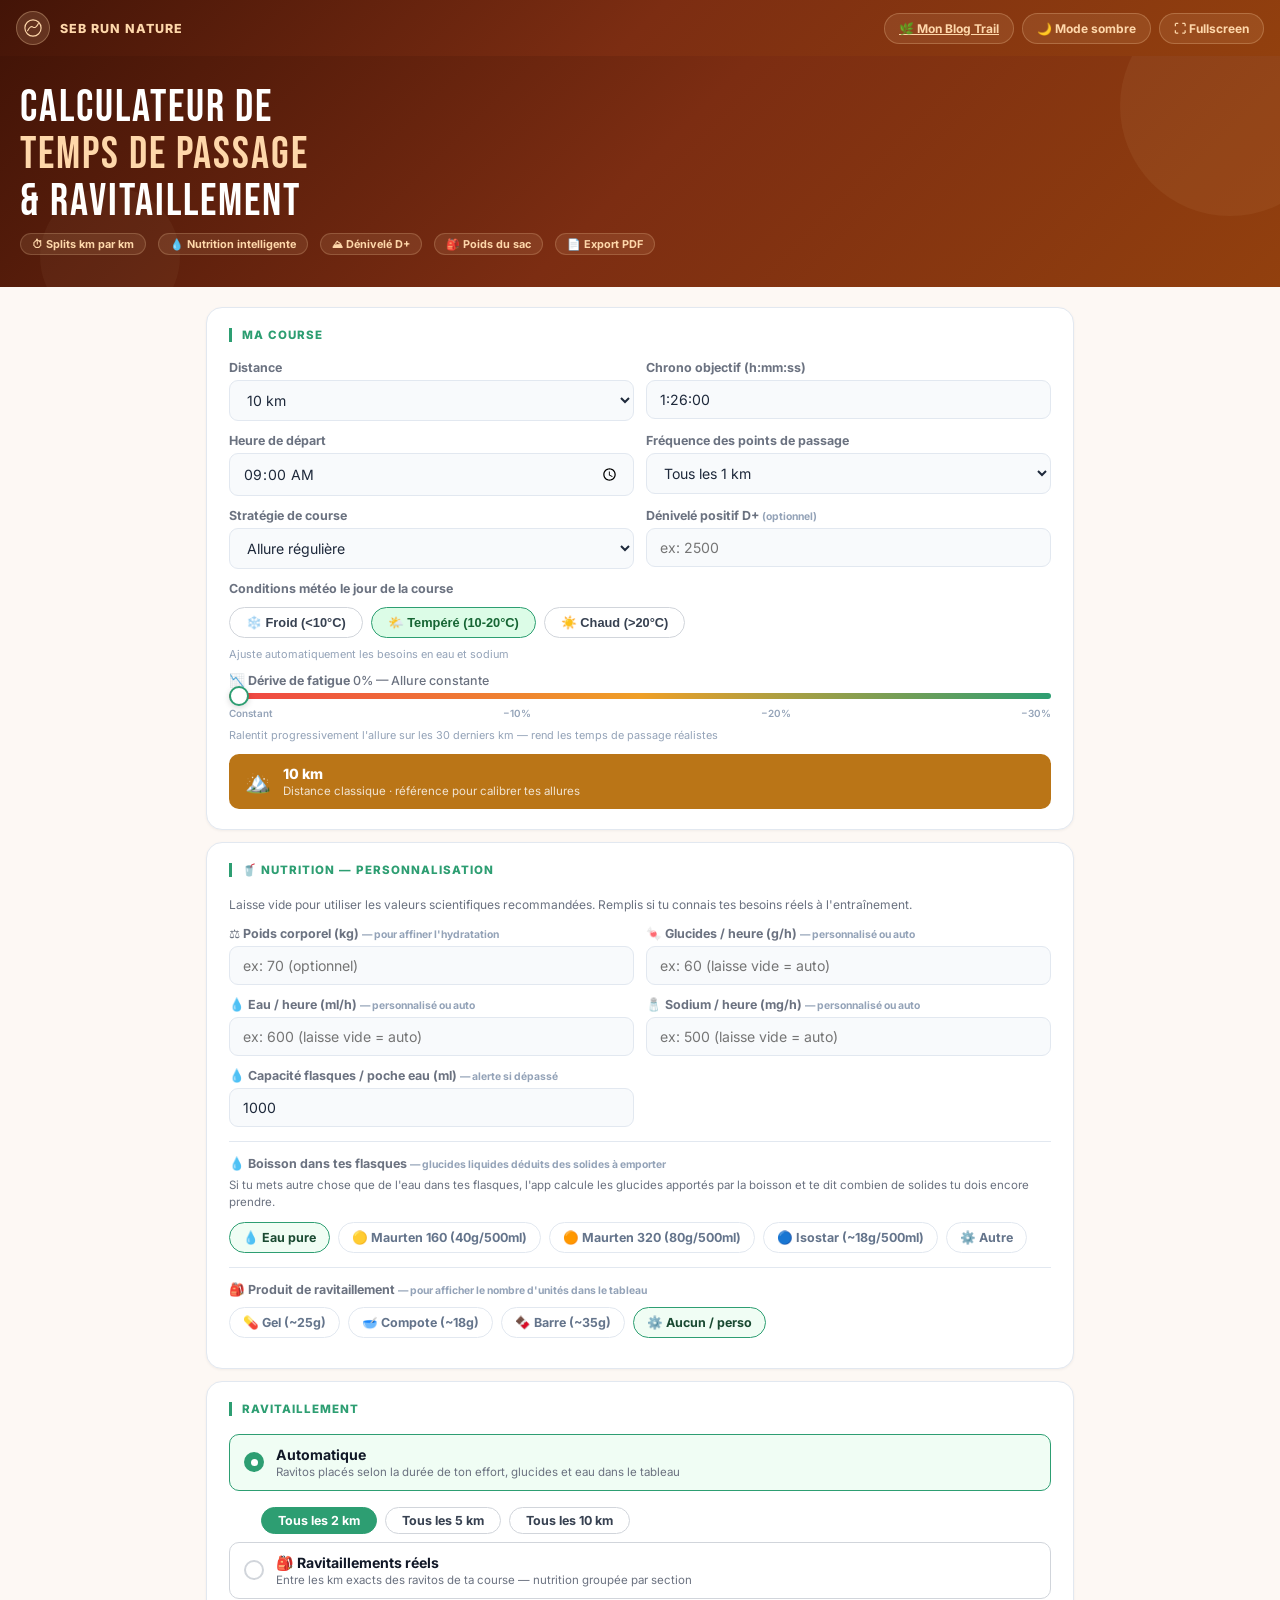
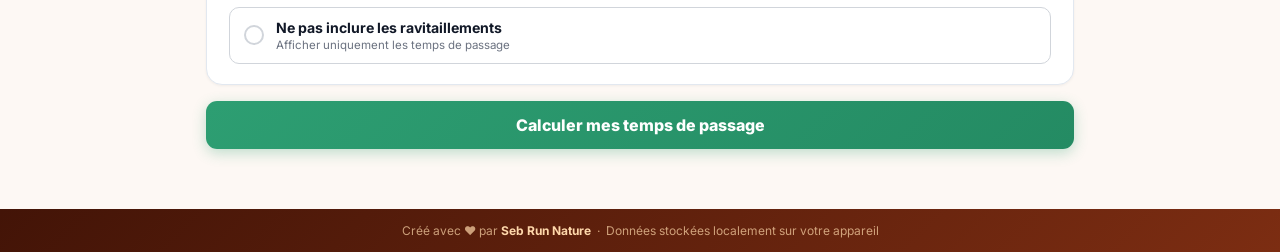
<file: index_v4.html>
<!DOCTYPE html>
<html lang="fr">
<head>
<meta charset="UTF-8">
<meta name="viewport" content="width=device-width, initial-scale=1.0">
<title>Calculateur Temps de Passage Trail · Seb Run Nature</title>
<link rel="preconnect" href="https://fonts.googleapis.com">
<link href="https://fonts.googleapis.com/css2?family=Bebas+Neue&family=Inter:wght@400;600;700;800&family=JetBrains+Mono:wght@400;700&display=swap" rel="stylesheet">
<style>
*{box-sizing:border-box;margin:0;padding:0;}
body{font-family:'Inter',system-ui,sans-serif;background:#fdf8f4;color:#1e293b;margin:0;padding:0;}
.cw{max-width:900px;margin:0 auto;padding:0 16px 60px;}

/* APP HEADER */
.app-topbar{background:linear-gradient(135deg,#431407,#7c2d12,#92400e);padding:8px 16px;display:flex;align-items:center;gap:10px;min-height:56px;box-shadow:0 2px 12px rgba(124,45,18,.4);flex-wrap:wrap;}
.app-logo{display:flex;align-items:center;gap:10px;text-decoration:none;flex-shrink:0;}
.app-logo-icon{width:34px;height:34px;background:rgba(254,215,170,.15);border-radius:50%;display:flex;align-items:center;justify-content:center;border:1.5px solid rgba(254,215,170,.3);}
.app-logo-text{font-size:.78rem;font-weight:800;color:#fed7aa;text-transform:uppercase;letter-spacing:1px;}
.app-topbar-actions{display:flex;gap:8px;margin-left:auto;flex-wrap:wrap;}
.app-topbar-btn{display:inline-flex;align-items:center;gap:6px;padding:7px 14px;border-radius:20px;font-size:.75rem;font-weight:700;cursor:pointer;border:1.5px solid rgba(254,215,170,.25);background:rgba(254,215,170,.1);color:#fed7aa;font-family:'Inter',sans-serif;transition:all .18s;white-space:nowrap;}
.app-topbar-btn:hover{background:rgba(254,215,170,.2);border-color:rgba(254,215,170,.5);}
.app-hero{background:linear-gradient(135deg,#431407,#7c2d12,#92400e);padding:28px 20px 32px;margin-bottom:0;position:relative;overflow:hidden;}
.app-hero::before{content:'';position:absolute;top:-60px;right:-60px;width:220px;height:220px;border-radius:50%;background:rgba(254,215,170,.06);pointer-events:none;}
.app-hero::after{content:'';position:absolute;bottom:-40px;left:40px;width:140px;height:140px;border-radius:50%;background:rgba(254,215,170,.04);pointer-events:none;}
.app-hero-title{font-family:'Bebas Neue',sans-serif;font-size:clamp(2rem,5vw,2.8rem);color:#fff;letter-spacing:2px;line-height:1.05;margin-bottom:8px;}
.app-hero-title span{color:#fed7aa;}
.app-hero-sub{font-size:.85rem;color:rgba(254,215,170,.7);display:flex;gap:12px;flex-wrap:wrap;}
.app-hero-badge{display:inline-flex;align-items:center;gap:5px;background:rgba(254,215,170,.1);border:1px solid rgba(254,215,170,.2);color:#fed7aa;border-radius:14px;padding:3px 11px;font-size:.68rem;font-weight:700;}
.app-content{background:#fdf8f4;padding-top:20px;}

/* DARK MODE OVERRIDE — centralisé plus bas */
.cw-section{background:#fff;border:1px solid #e2e8f0;border-radius:16px;padding:20px 22px;margin-bottom:12px;box-shadow:0 1px 3px rgba(0,0,0,.05);transition:box-shadow .2s;}
.cw-section-title{font-size:.72rem;font-weight:800;text-transform:uppercase;letter-spacing:1px;color:#2d9e72;border-left:3px solid #2d9e72;padding-left:10px;margin-bottom:18px;}
.cw-grid{display:grid;grid-template-columns:1fr 1fr;gap:12px;}
.cw-field{display:flex;flex-direction:column;gap:5px;}
.cw-label{font-size:.78rem;font-weight:700;color:#6b7280;}
input,select,textarea{width:100%;padding:10px 13px;border:1.5px solid #e2e8f0;border-radius:9px;font-size:.88rem;font-family:'Inter',sans-serif;background:#f8fafc;color:#1e293b;transition:all .18s;}
input:focus,select:focus,textarea:focus{outline:none;border-color:#2d9e72;background:#fff;box-shadow:0 0 0 3px rgba(45,158,114,.1);}
textarea{resize:none;}
.dist-banner{background:#BA7517;border-radius:10px;padding:11px 16px;margin-top:12px;display:none;align-items:center;gap:12px;}
.dist-banner-icon{font-size:1.3rem;flex-shrink:0;}
.dist-banner-text{font-size:.88rem;font-weight:800;color:#fff;}
.dist-banner-sub{font-size:.72rem;color:rgba(255,255,255,.8);margin-top:2px;}
.radio-group{display:flex;flex-direction:column;gap:8px;}
.radio-opt{display:flex;align-items:center;gap:12px;padding:11px 14px;border:1px solid #d1d5db;border-radius:10px;cursor:pointer;}
.radio-opt.selected{border-color:#2d9e72;background:#f0fdf4;}
.radio-dot{width:20px;height:20px;border-radius:50%;border:2px solid #d1d5db;flex-shrink:0;display:flex;align-items:center;justify-content:center;}
.radio-dot.on{border-color:#2d9e72;background:#2d9e72;}
.radio-dot.on::after{content:'';width:7px;height:7px;background:#fff;border-radius:50%;}
.radio-label{font-size:.88rem;font-weight:700;color:#111827;}
.radio-sub{font-size:.72rem;color:#6b7280;margin-top:2px;}
.freq-pills{display:flex;gap:8px;margin-top:8px;margin-left:32px;flex-wrap:wrap;}
.freq-pill{padding:5px 16px;border:1px solid #d1d5db;border-radius:20px;font-size:.78rem;font-weight:700;cursor:pointer;background:#fff;color:#374151;}
.freq-pill.on{background:#2d9e72;color:#fff;border-color:#2d9e72;}
.cw-btn{width:100%;padding:14px;background:linear-gradient(135deg,#2d9e72,#248b63);color:#fff;border:none;border-radius:11px;font-size:1rem;font-weight:800;cursor:pointer;margin-top:4px;font-family:'Inter',sans-serif;box-shadow:0 4px 14px rgba(45,158,114,.3);transition:all .2s;}
.cw-btn:hover{transform:translateY(-1px);box-shadow:0 6px 20px rgba(45,158,114,.35);}
.res-cards{display:grid;grid-template-columns:repeat(4,1fr);gap:10px;margin-bottom:14px;}
.res-card{background:#f0fdf4;border:1px solid #d8ece4;border-radius:10px;padding:12px 8px;text-align:center;}
.res-val{font-size:1rem;font-weight:800;color:#1e7a56;line-height:1.2;font-family:'JetBrains Mono',monospace;font-variant-numeric:tabular-nums;}
.res-lbl{font-size:.65rem;font-weight:700;text-transform:uppercase;letter-spacing:.3px;color:#6b857c;margin-top:4px;}
.arrivee-banner{background:#EF9F27;border-radius:10px;padding:9px 14px;margin-bottom:14px;font-size:.85rem;font-weight:800;color:#412402;display:none;}
.t-wrap{overflow-x:auto;-webkit-overflow-scrolling:touch;}
table{width:100%;border-collapse:collapse;font-size:.8rem;}
th{text-align:left;padding:8px 10px;font-size:.72rem;font-weight:800;text-transform:uppercase;letter-spacing:.3px;background:#1a4a32;color:#a8f0d0;white-space:nowrap;}
th:first-child{border-radius:8px 0 0 0;}
th:last-child{border-radius:0 8px 0 0;}
td{padding:9px 11px;border-bottom:1px solid #f1f5f9;vertical-align:middle;font-family:'JetBrains Mono',monospace;font-size:.78rem;font-variant-numeric:tabular-nums;}
tr:last-child td{border-bottom:none;font-weight:800;background:#f0fdf4;}
tr.is-ravito td{background:#e6f7f1;}
tr.is-ravito td:first-child{border-left:3px solid #2d9e72;}
tr.is-half td{background:#dcfce7;font-weight:700;}
tr:hover td{background:#f8fafc!important;}
.rav-badge{display:inline-flex;align-items:center;gap:3px;background:#2d9e72;color:#fff;border-radius:10px;padding:2px 8px;font-size:.72rem;font-weight:700;white-space:nowrap;}
.gluc-col{min-width:70px;}
.eau-col{min-width:70px;}
.gluc-pill{display:inline-block;background:#EF9F27;color:#412402;border-radius:8px;padding:1px 7px;font-size:.72rem;font-weight:700;white-space:nowrap;}
.eau-pill{display:inline-block;background:#bfdbfe;color:#1e40af;border-radius:8px;padding:1px 7px;font-size:.72rem;font-weight:700;white-space:nowrap;}
.cum-lbl{font-size:.65rem;color:#9ca3af;margin-top:2px;display:block;}
.totals-row{display:grid;grid-template-columns:repeat(3,1fr);gap:10px;margin-top:14px;}
.tot-card{background:#f0fdf4;border:1px solid #d8ece4;border-radius:10px;padding:12px;text-align:center;}
.tot-val{font-size:1.1rem;font-weight:800;color:#1e7a56;font-family:'JetBrains Mono',monospace;}
.tot-lbl{font-size:.65rem;font-weight:700;text-transform:uppercase;letter-spacing:.3px;color:#6b857c;margin-top:4px;}
.disclaimer{background:#f8fdfb;border:1px solid #d8ece4;border-radius:10px;padding:12px 14px;font-size:.75rem;color:#6b7280;line-height:1.7;margin-top:12px;}
.disclaimer strong{color:#374151;}
.pdf-section{background:#fff;border:1px solid #d8ece4;border-radius:14px;padding:18px 20px;margin-top:12px;}
.format-pills{display:flex;gap:8px;margin-bottom:14px;}
.format-pill{padding:8px 20px;border:1px solid #d1d5db;border-radius:20px;font-size:.85rem;font-weight:700;cursor:pointer;background:#fff;color:#374151;}
/* .format-pill.on défini dans le bloc dark mode ci-dessous */
.motto-count{font-size:.72rem;color:#9ca3af;margin-top:4px;}
.btn-row{display:flex;gap:10px;margin-top:14px;}
.btn-row .cw-btn{margin-top:0;}
.btn-modifier{flex:0 0 auto;padding:13px 20px;background:#f0fdf4;color:#1e7a56;border:1px solid #2d9e72;border-radius:10px;font-size:.88rem;font-weight:800;cursor:pointer;font-family:'Inter',sans-serif;}
.btn-modifier:hover{background:#dcfce7;}
.pdf-hint{font-size:.72rem;color:#9ca3af;margin-top:8px;line-height:1.6;}
.cw-footer{text-align:center;font-size:.75rem;color:#9ca3af;margin-top:20px;line-height:1.8;}
.cw-footer a{color:#2d9e72;font-weight:700;text-decoration:none;}
.weather-pills{display:flex;gap:8px;margin-top:6px;flex-wrap:wrap;}
.weather-pill{padding:7px 16px;border:1.5px solid #d1d5db;border-radius:20px;font-size:.8rem;font-weight:700;cursor:pointer;background:#fff;color:#374151;font-family:Arial,Helvetica,sans-serif;transition:all .18s;}
.weather-pill.cold.on{background:#dbeafe;color:#1e40af;border-color:#3b82f6;}
.weather-pill.moderate.on{background:#dcfce7;color:#166534;border-color:#2d9e72;}
.weather-pill.hot.on{background:#fee2e2;color:#991b1b;border-color:#ef4444;}
.alert-box{border-radius:10px;padding:10px 14px;margin-top:12px;font-size:.82rem;font-weight:700;line-height:1.6;display:none;}
.alert-danger{background:#fee2e2;border:1px solid #fca5a5;color:#991b1b;}
.alert-warn{background:#fef9c3;border:1px solid #fde047;color:#854d0e;}
.nutrition-summary{background:#f0fdf4;border:1px solid #d8ece4;border-radius:10px;padding:12px 16px;margin-top:12px;display:none;}
.ns-title{font-size:.7rem;font-weight:800;text-transform:uppercase;letter-spacing:.5px;color:#2d9e72;margin-bottom:8px;}
.ns-grid{display:flex;gap:12px;flex-wrap:wrap;}
.ns-item{text-align:center;flex:1;min-width:70px;}
.ns-val{font-size:1rem;font-weight:800;color:#1e7a56;font-family:'JetBrains Mono',monospace;}
.ns-lbl{font-size:.62rem;color:#6b7280;text-transform:uppercase;letter-spacing:.3px;margin-top:2px;}
/* TERRAIN PILLS */
.terrain-pills{display:flex;gap:7px;flex-wrap:wrap;margin-top:6px;}
.terrain-pill{padding:7px 13px;border:1.5px solid #e2e8f0;border-radius:20px;font-size:.78rem;font-weight:700;cursor:pointer;background:#fff;color:#64748b;font-family:'Inter',sans-serif;transition:all .18s;}
.terrain-pill.on{background:#f0fdf4;color:#1a4a32;border-color:#2d9e72;}
/* KM EFFORT BANNER */
.km-effort-banner{background:linear-gradient(135deg,#1a4a32,#1e6644);border-radius:12px;padding:12px 16px;margin-top:12px;display:none;align-items:center;gap:14px;}
.ke-val{font-family:'JetBrains Mono',monospace;font-size:1.1rem;font-weight:700;color:#a8f0d0;}
.ke-lbl{font-size:.7rem;color:rgba(168,240,208,.7);margin-top:2px;}
.ke-detail{font-size:.72rem;color:rgba(168,240,208,.82);margin-top:4px;line-height:1.5;}
/* FATIGUE SLIDER */
input[type=range]{-webkit-appearance:none;height:6px;border-radius:3px;background:linear-gradient(90deg,#ef4444 0%,#EF9F27 50%,#2d9e72 100%);padding:0;border:none;box-shadow:none;cursor:pointer;}
input[type=range]::-webkit-slider-thumb{-webkit-appearance:none;width:20px;height:20px;border-radius:50%;background:#fff;border:2.5px solid #2d9e72;box-shadow:0 2px 6px rgba(0,0,0,.15);}
.fatigue-labels{display:flex;justify-content:space-between;font-size:.62rem;color:#94a3b8;margin-top:3px;font-weight:600;}
/* RAVITO NUTRITION — nouvelle présentation */
.rav-section-info{font-size:.68rem;color:#6b7280;margin-bottom:4px;font-style:italic;}
.rav-units-badge{display:inline-flex;align-items:center;gap:4px;background:#1a4a32;color:#a8f0d0;border-radius:8px;padding:2px 9px;font-size:.75rem;font-weight:800;white-space:nowrap;margin-bottom:3px;}
.rav-gluc-section{font-size:.72rem;color:#92400e;font-weight:700;}
.rav-cum{font-size:.62rem;color:#9ca3af;margin-top:1px;display:block;}
.rav-ontrack{color:#2d9e72;font-weight:700;}
.rav-alert-eau{background:#fee2e2;color:#991b1b;border-radius:6px;padding:1px 7px;font-size:.68rem;font-weight:700;display:inline-block;margin-top:2px;}
.eau-section-val{display:inline-block;background:#bfdbfe;color:#1e40af;border-radius:8px;padding:2px 9px;font-size:.75rem;font-weight:800;white-space:nowrap;margin-bottom:3px;}
/* Légende tableau */
.table-legend{background:#f8fafc;border:1px solid #e2e8f0;border-radius:8px;padding:10px 14px;margin-bottom:12px;font-size:.72rem;color:#6b7280;line-height:1.8;}
.table-legend strong{color:#374151;}

.ravito-custom-wrap{margin-top:10px;padding:14px;background:#f0fdf4;border:1px solid #d8ece4;border-radius:10px;display:none;}
.ravito-custom-title{font-size:.72rem;font-weight:700;color:#1a4a32;margin-bottom:8px;}
.ravito-km-input{display:flex;gap:8px;align-items:center;flex-wrap:wrap;}
.ravito-km-input input{max-width:100px;flex:none;}
.ravito-tags{display:flex;gap:6px;flex-wrap:wrap;margin-top:8px;}
.ravito-tag{display:inline-flex;align-items:center;gap:4px;background:#2d9e72;color:#fff;border-radius:6px;padding:3px 10px;font-size:.72rem;font-weight:700;cursor:pointer;}
.ravito-tag:hover{background:#1a4a32;}
.btn-small{padding:7px 14px;background:#f0fdf4;color:#1a4a32;border:1px solid #2d9e72;border-radius:8px;font-size:.78rem;font-weight:700;cursor:pointer;font-family:'Inter',sans-serif;}
/* POIDS SAC */
.section-ravito{background:linear-gradient(135deg,#fff7ed,#ffedd5);border:1px solid #fed7aa;border-radius:12px;padding:14px 18px;margin-top:10px;display:none;}
.sr-title{font-size:.7rem;font-weight:800;text-transform:uppercase;letter-spacing:.6px;color:#92400e;margin-bottom:10px;}
.sr-grid{display:flex;gap:12px;flex-wrap:wrap;margin-bottom:10px;}
.sr-item{text-align:center;flex:1;min-width:90px;background:rgba(255,255,255,.6);border-radius:8px;padding:10px 8px;border:1px solid rgba(254,215,170,.5);}
.sr-val{font-family:'JetBrains Mono',monospace;font-size:1rem;font-weight:800;color:#7c2d12;}
.sr-lbl{font-size:.62rem;color:#92400e;text-transform:uppercase;letter-spacing:.3px;margin-top:3px;font-weight:700;}
.sr-note{font-size:.75rem;color:#b45309;line-height:1.6;background:rgba(255,255,255,.5);border-radius:6px;padding:8px 12px;border-left:3px solid #fed7aa;}
/* DARK MODE — bloc unifié */
body.dark{background:#0f172a;color:#e2e8f0;}
body.dark .app-content{background:#0f172a;}
body.dark .cw-section,body.dark .pdf-section{background:#1e293b;border-color:#334155;}
body.dark input,body.dark select,body.dark textarea{background:#0f172a;color:#e2e8f0;border-color:#334155;}
body.dark input:focus,body.dark select:focus{background:#1e293b;}
body.dark .radio-opt{background:#1e293b;border-color:#334155;}
body.dark .freq-pill,body.dark .terrain-pill,body.dark .format-pill{background:#1e293b;color:#94a3b8;}
body.dark .res-card,body.dark .tot-card,body.dark .disclaimer{background:#1e293b;border-color:#334155;}
body.dark .nutrition-summary{background:#0d2818;border-color:#1a4a32;}
body.dark .section-ravito{background:linear-gradient(135deg,#1a0f00,#261500);border-color:#7c2d12;}
body.dark .sr-item{background:rgba(0,0,0,.3);border-color:rgba(124,45,18,.4);}
body.dark .sr-val{color:#fed7aa;}
body.dark .sr-lbl{color:#b45309;}
body.dark .sr-note{color:#d97706;border-left-color:#92400e;}
body.dark td{border-bottom-color:#334155;}
body.dark tr:hover td{background:#1e293b!important;}
body.dark tr:last-child td{background:#0d2818;}
body.dark .cw-badge{background:#1a0a04;border-color:#7c2d12;color:#fed7aa;}
/* Format pill active */
.format-pill.on{background:#1a4a32;color:#a8f0d0;border-color:#1a4a32;}
/* ISOL RAVITO CUSTOM */
tr.is-ravito-custom td{background:#fdf4e7;}
tr.is-ravito-custom td:first-child{border-left:3px solid #EF9F27;}
.rav-badge-custom{background:#EF9F27;color:#412402;}
/* FORMAT PILLS */
@media(max-width:600px){
  #fsBtn{display:none;}
  .app-topbar-btn{padding:6px 10px;font-size:.7rem;}
  .cw-grid{grid-template-columns:1fr;}
  .res-cards{grid-template-columns:1fr 1fr;}
  .totals-row{grid-template-columns:1fr;}
  .btn-row{flex-direction:column;}
}
@media(max-width:680px){
  table{font-size:.72rem;}
  th,td{padding:6px 6px;}
  .hide-mobile{display:none;}
  .t-wrap{border-radius:8px;border:1px solid #d8ece4;}
}
/* PDF géré via window.open() */
</style>
  <link rel="manifest" href="/calculateur-trail/manifest.json">
<meta name="description" content="Calculez vos temps de passage trail km par km, planifiez votre ravitaillement eau et glucides selon les recommandations scientifiques. Export PDF et bracelet poignet.">
<meta name="theme-color" content="#7c2d12">
<meta name="apple-mobile-web-app-capable" content="yes">
<meta name="apple-mobile-web-app-title" content="Calculateur Trail">
<!-- Google Analytics -->
<script async src="https://www.googletagmanager.com/gtag/js?id=G-V3787TTF1Y"></script>
<script>
  window.dataLayer = window.dataLayer || [];
  function gtag(){dataLayer.push(arguments);}
  gtag("js", new Date());
  gtag("config", "G-V3787TTF1Y");
</script>
<script>
if("serviceWorker" in navigator){
  navigator.serviceWorker.register("/calculateur-trail/sw.js");
}
</script>
</head>
<body>
<!-- TOPBAR -->
<div class="app-topbar">
  <a href="https://www.seb-run-nature.com" target="_blank" rel="noopener" class="app-logo">
    <div class="app-logo-icon">
      <svg width="18" height="18" viewBox="0 0 40 40" fill="none">
        <circle cx="20" cy="20" r="18" stroke="#fed7aa" stroke-width="2.5"/>
        <path d="M8 26 Q14 14 20 18 Q26 22 32 10" stroke="#fed7aa" stroke-width="2.5" fill="none" stroke-linecap="round"/>
      </svg>
    </div>
    <span class="app-logo-text">Seb Run Nature</span>
  </a>
  <div class="app-topbar-actions">
    <a href="https://www.seb-run-nature.com" target="_blank" rel="noopener" class="app-topbar-btn">🌿 Mon Blog Trail</a>
    <button class="app-topbar-btn" onclick="toggleDark()" id="darkBtn">🌙 Mode sombre</button>
    <button class="app-topbar-btn" onclick="toggleFullscreen()" id="fsBtn">&#x26F6; Fullscreen</button>
  </div>
</div>

<!-- HERO -->
<div class="app-hero">
  <div class="app-hero-title">Calculateur de<br><span>temps de passage</span><br>&amp; ravitaillement</div>
  <div class="app-hero-sub">
    <span class="app-hero-badge">&#x23F1; Splits km par km</span>
    <span class="app-hero-badge">&#x1F4A7; Nutrition intelligente</span>
    <span class="app-hero-badge">&#x26F0; D&eacute;nivel&eacute; D+</span>
    <span class="app-hero-badge">&#x1F392; Poids du sac</span>
    <span class="app-hero-badge">&#x1F4C4; Export PDF</span>
  </div>
</div>

<div class="app-content">
<div class="cw">

<div class="cw-section">
  <div class="cw-section-title">Ma course</div>
  <div class="cw-grid">
    <div class="cw-field">
      <span class="cw-label">Distance</span>
      <select id="dist" onchange="onDistChange()">
        <option value="5">5 km</option>
        <option value="10" selected>10 km</option>
        <option value="15">15 km</option>
        <option value="18.7">Uelzechtdall 18,7 km</option>
        <option value="21.1">Semi-marathon 21,1 km</option>
        <option value="42.195">Marathon 42,195 km</option>
        <option value="50">Ultra 50 km</option>
        <option value="80">Ultra 80 km</option>
        <option value="100">Ultra 100 km</option>
        <option value="200">Ultra 200 km</option>
        <option value="custom">Distance personnalisée</option>
      </select>
    </div>
    <div class="cw-field" id="customField" style="display:none;">
      <span class="cw-label">Distance (km)</span>
      <input type="number" id="customDist" min="1" max="200" step="0.1" placeholder="ex: 18.5" oninput="onDistChange()">
    </div>
    <div class="cw-field">
      <span class="cw-label">Chrono objectif (h:mm:ss)</span>
      <input type="text" id="targetTime" placeholder="1:26:00" value="1:26:00">
    </div>
    <div class="cw-field">
      <span class="cw-label">Heure de départ</span>
      <input type="time" id="startTime" value="09:00">
    </div>
    <div class="cw-field">
      <span class="cw-label">Fréquence des points de passage</span>
      <select id="freq">
        <option value="1" selected>Tous les 1 km</option>
        <option value="2">Tous les 2 km</option>
        <option value="5">Tous les 5 km</option>
      </select>
    </div>
    <div class="cw-field">
      <span class="cw-label">Stratégie de course</span>
      <select id="strat">
        <option value="even">Allure régulière</option>
        <option value="neg">Départ conservateur (accélération finale)</option>
        <option value="pos">Départ rapide (gestion en fin de course)</option>
      </select>
    </div>
    <div class="cw-field">
      <span class="cw-label">Dénivelé positif D+ <span style="font-size:.65rem;color:#94a3b8;">(optionnel)</span></span>
      <input type="number" id="dplus" min="0" max="20000" step="50" placeholder="ex: 2500" oninput="onDplusChange()">
    </div>
    <div class="cw-field" id="terrainField" style="display:none;grid-column:1/-1;">
      <span class="cw-label">⛰️ Technicité du terrain</span>
      <div class="terrain-pills">
        <button class="terrain-pill on" onclick="setTerrain('easy',this)">🟢 Facile (×1.0)</button>
        <button class="terrain-pill" onclick="setTerrain('tech',this)">🟠 Technique (×1.2)</button>
        <button class="terrain-pill" onclick="setTerrain('expert',this)">🔴 Expert / Skyrunning (×1.5)</button>
      </div>
      <div style="font-size:.68rem;color:#94a3b8;margin-top:4px;">Pierriers, racines, dévers — ajuste le temps d'effort réel sur le D+</div>
    </div>
    <div class="cw-field" style="grid-column:1/-1;">
      <span class="cw-label">Conditions météo le jour de la course</span>
      <div class="weather-pills">
        <button class="weather-pill cold" onclick="setWeather('cold',this)" aria-pressed="false">❄️ Froid (&lt;10°C)</button>
        <button class="weather-pill moderate on" onclick="setWeather('moderate',this)" aria-pressed="true">🌤️ Tempéré (10-20°C)</button>
        <button class="weather-pill hot" onclick="setWeather('hot',this)" aria-pressed="false">☀️ Chaud (&gt;20°C)</button>
      </div>
      <div style="font-size:.68rem;color:#94a3b8;margin-top:4px;">Ajuste automatiquement les besoins en eau et sodium</div>
    </div>
    <div class="cw-field" style="grid-column:1/-1;">
      <span class="cw-label">📉 Dérive de fatigue <span id="fatigueVal" style="font-weight:500;">0% — Allure constante</span></span>
      <input type="range" id="fatigueSlider" min="0" max="30" value="0" step="5" oninput="onFatigueChange(this.value)">
      <div class="fatigue-labels"><span>Constant</span><span>−10%</span><span>−20%</span><span>−30%</span></div>
      <div style="font-size:.68rem;color:#94a3b8;margin-top:4px;">Ralentit progressivement l'allure sur les 30 derniers km — rend les temps de passage réalistes</div>
    </div>
  </div>
  <div id="kmEffortBanner" class="km-effort-banner">
    <div style="font-size:1.5rem;flex-shrink:0;">⚡</div>
    <div>
      <div class="ke-val" id="kmEffortVal">— km-effort</div>
      <div class="ke-lbl">Distance effort réelle (D+ intégré)</div>
      <div class="ke-detail" id="kmEffortDetail"></div>
    </div>
  </div>
  <div id="distBanner" class="dist-banner">
    <div class="dist-banner-icon">🏔️</div>
    <div>
      <div class="dist-banner-text" id="distBannerText"></div>
      <div class="dist-banner-sub" id="distBannerSub"></div>
    </div>
  </div>
</div>

<!-- SECTION NUTRITION PERSONNALISÉE -->
<div class="cw-section">
  <div class="cw-section-title">🥤 Nutrition — personnalisation</div>
  <div style="font-size:.75rem;color:#6b7280;margin-bottom:12px;line-height:1.6;">
    Laisse vide pour utiliser les valeurs scientifiques recommandées. Remplis si tu connais tes besoins réels à l'entraînement.
  </div>
  <div class="cw-grid">
    <div class="cw-field">
      <span class="cw-label">⚖️ Poids corporel (kg) <span style="font-size:.65rem;color:#94a3b8;">— pour affiner l'hydratation</span></span>
      <input type="number" id="userWeight" min="40" max="130" step="1" placeholder="ex: 70 (optionnel)" oninput="updateNutritionPreview()">
    </div>
    <div class="cw-field">
      <span class="cw-label">🍬 Glucides / heure (g/h) <span style="font-size:.65rem;color:#94a3b8;">— personnalisé ou auto</span></span>
      <input type="number" id="userCarbsH" min="20" max="120" step="5" placeholder="ex: 60 (laisse vide = auto)" oninput="updateNutritionPreview()">
    </div>
    <div class="cw-field">
      <span class="cw-label">💧 Eau / heure (ml/h) <span style="font-size:.65rem;color:#94a3b8;">— personnalisé ou auto</span></span>
      <input type="number" id="userWaterH" min="200" max="1200" step="50" placeholder="ex: 600 (laisse vide = auto)" oninput="updateNutritionPreview()">
    </div>
    <div class="cw-field">
      <span class="cw-label">🧂 Sodium / heure (mg/h) <span style="font-size:.65rem;color:#94a3b8;">— personnalisé ou auto</span></span>
      <input type="number" id="userSodiumH" min="100" max="1500" step="50" placeholder="ex: 500 (laisse vide = auto)" oninput="updateNutritionPreview()">
    </div>
    <div class="cw-field">
      <span class="cw-label">💧 Capacité flasques / poche eau (ml) <span style="font-size:.65rem;color:#94a3b8;">— alerte si dépassé</span></span>
      <input type="number" id="userFlasque" min="250" max="3000" step="250" placeholder="ex: 1000" value="1000" oninput="updateNutritionPreview()">
    </div>
  </div>

  <!-- BOISSON DANS LES FLASQUES -->
  <div style="margin-top:14px;border-top:1px solid #e2e8f0;padding-top:14px;">
    <span class="cw-label" style="display:block;margin-bottom:6px;">💧 Boisson dans tes flasques <span style="font-size:.65rem;color:#94a3b8;">— glucides liquides déduits des solides à emporter</span></span>
    <div style="font-size:.72rem;color:#6b7280;margin-bottom:10px;line-height:1.5;">Si tu mets autre chose que de l'eau dans tes flasques, l'app calcule les glucides apportés par la boisson et te dit combien de solides tu dois encore prendre.</div>
    <div style="display:flex;gap:8px;flex-wrap:wrap;margin-bottom:10px;" id="drinkPills">
      <button class="terrain-pill on" id="dp-water"      onclick="setDrink('water')"      >💧 Eau pure</button>
      <button class="terrain-pill"    id="dp-maurten160" onclick="setDrink('maurten160')" >🟡 Maurten 160 (40g/500ml)</button>
      <button class="terrain-pill"    id="dp-maurten320" onclick="setDrink('maurten320')" >🟠 Maurten 320 (80g/500ml)</button>
      <button class="terrain-pill"    id="dp-isostar"    onclick="setDrink('isostar')"    >🔵 Isostar (~18g/500ml)</button>
      <button class="terrain-pill"    id="dp-custom"     onclick="setDrink('custom')"     >⚙️ Autre</button>
    </div>
    <div id="drinkCustomWrap" style="display:none;">
      <div class="cw-grid">
        <div class="cw-field">
          <span class="cw-label">Nom de la boisson</span>
          <input type="text" id="drinkName" placeholder="ex: High5 Zero, SIS Beta Fuel…" maxlength="30" oninput="updateNutritionPreview()">
        </div>
        <div class="cw-field">
          <span class="cw-label">Glucides pour 500ml (g)</span>
          <input type="number" id="drinkCarbs500" min="0" max="150" step="1" placeholder="ex: 45" oninput="updateNutritionPreview()">
        </div>
      </div>
    </div>
  </div>

  <!-- PRODUIT NUTRITION -->
  <div style="margin-top:14px;border-top:1px solid #e2e8f0;padding-top:14px;">
    <span class="cw-label" style="display:block;margin-bottom:10px;">🎒 Produit de ravitaillement <span style="font-size:.65rem;color:#94a3b8;">— pour afficher le nombre d'unités dans le tableau</span></span>
    <div style="display:flex;gap:8px;flex-wrap:wrap;margin-bottom:10px;" id="productPills">
      <button class="terrain-pill" id="pp-gel"    onclick="setProduct('gel')"      >💊 Gel (~25g)</button>
      <button class="terrain-pill" id="pp-compote" onclick="setProduct('compote')" >🥣 Compote (~18g)</button>
      <button class="terrain-pill" id="pp-barre"  onclick="setProduct('barre')"   >🍫 Barre (~35g)</button>
      <button class="terrain-pill on" id="pp-none" onclick="setProduct('none')"   >⚙️ Aucun / perso</button>
    </div>
    <div id="productCustomWrap" style="display:none;">
      <div class="cw-grid">
        <div class="cw-field">
          <span class="cw-label">Nom du produit <span style="font-size:.65rem;color:#94a3b8;">— ex: Naak Compote, SIS Gel…</span></span>
          <input type="text" id="productName" placeholder="ex: Naak Compote" maxlength="30" oninput="updateNutritionPreview()">
        </div>
        <div class="cw-field">
          <span class="cw-label">Glucides par unité (g)</span>
          <input type="number" id="productCarbs" min="5" max="100" step="1" placeholder="ex: 18" oninput="updateNutritionPreview()">
        </div>
      </div>
    </div>
  </div>

  <div id="nutritionPreview" style="display:none;margin-top:12px;padding:10px 14px;background:#f0fdf4;border:1px solid #d8ece4;border-radius:8px;font-size:.75rem;color:#1a4a32;line-height:1.8;"></div>
</div>

<div class="cw-section">
  <div class="cw-section-title">Ravitaillement</div>
  <div class="radio-group">
    <div class="radio-opt selected" id="opt-auto" onclick="setRavito('auto')">
      <div class="radio-dot on" id="dot-auto"></div>
      <div>
        <div class="radio-label">Automatique</div>
        <div class="radio-sub">Ravitos placés selon la durée de ton effort, glucides et eau dans le tableau</div>
      </div>
    </div>
    <div class="freq-pills" id="freqPills">
      <div class="freq-pill on" id="fp2" onclick="setFreq(2)">Tous les 2 km</div>
      <div class="freq-pill" id="fp5" onclick="setFreq(5)">Tous les 5 km</div>
      <div class="freq-pill" id="fp10" onclick="setFreq(10)">Tous les 10 km</div>
    </div>
    <div class="radio-opt" id="opt-custom" onclick="setRavito('custom')">
      <div class="radio-dot" id="dot-custom"></div>
      <div>
        <div class="radio-label">🎒 Ravitaillements réels</div>
        <div class="radio-sub">Entre les km exacts des ravitos de ta course — nutrition groupée par section</div>
      </div>
    </div>
    <div class="ravito-custom-wrap" id="ravitoCustomWrap">
      <div class="ravito-custom-title">Km des ravitaillements officiels</div>
      <div class="ravito-km-input">
        <input type="number" id="ravitoKmInput" min="1" max="300" step="0.5" placeholder="ex: 15">
        <button class="btn-small" onclick="addRavitoKm()">+ Ajouter</button>
      </div>
      <div class="ravito-tags" id="ravitoTags"></div>
      <div style="font-size:.68rem;color:#94a3b8;margin-top:6px;">Clique sur un km pour le supprimer</div>
    </div>
    <div class="radio-opt" id="opt-none" onclick="setRavito('none')">
      <div class="radio-dot" id="dot-none"></div>
      <div>
        <div class="radio-label">Ne pas inclure les ravitaillements</div>
        <div class="radio-sub">Afficher uniquement les temps de passage</div>
      </div>
    </div>
  </div>
</div>

<button class="cw-btn" onclick="calculate()" aria-label="Calculer mes temps de passage et mon plan de ravitaillement">Calculer mes temps de passage</button>

<div id="output" style="display:none;">

  <div class="cw-section" style="margin-top:12px;">
    <div class="res-cards">
      <div class="res-card"><div class="res-val" id="rAllure">—</div><div class="res-lbl">Allure moyenne</div></div>
      <div class="res-card"><div class="res-val" id="rVitesse">—</div><div class="res-lbl">Vitesse moy.</div></div>
      <div class="res-card"><div class="res-val" id="rDemi">—</div><div class="res-lbl">Mi-course</div></div>
      <div class="res-card"><div class="res-val" id="rFin">—</div><div class="res-lbl">Heure d&apos;arrivée</div></div>
    </div>
    <div id="arriveeBanner" class="arrivee-banner"></div>
    <div id="tableLegend" class="table-legend" style="display:none;">
      📖 <strong>Comment lire le tableau :</strong> Les lignes colorées sont tes ravitaillements. 
      <strong>Glucides section</strong> = ce que tu dois avoir consommé <em>pendant cette section</em> (depuis le ravito précédent). 
      <strong>Eau section</strong> = ce que tu dois boire sur cette section. 
      Le <strong>cumulatif</strong> (cum.) = total depuis le départ. 
      <strong>On track ✓</strong> = tu es dans tes objectifs horaires.
    </div>
    <div class="t-wrap">
      <table>
        <thead>
          <tr>
            <th>Point de passage</th>
            <th>Allure</th>
            <th>Temps de course</th>
            <th>Heure réelle</th>
            <th id="thRavito" style="display:none;">⏱ Section / Type</th>
            <th id="thGluc" style="display:none;">🍬 Glucides section</th>
            <th id="thEau" style="display:none;">💧 Eau section</th>
            <th class="hide-mobile">Écart objectif</th>
          </tr>
        </thead>
        <tbody id="splitsBody"></tbody>
      </table>
    </div>
    <div id="totalsRow" class="totals-row" style="display:none;">
      <div class="tot-card"><div class="tot-val" id="totGluc">—</div><div class="tot-lbl">Glucides totaux</div></div>
      <div class="tot-card"><div class="tot-val" id="totEau">—</div><div class="tot-lbl">Eau totale</div></div>
      <div class="tot-card"><div class="tot-val" id="totSod">—</div><div class="tot-lbl">Sodium total</div></div>
    </div>
    <div id="sectionRavito" class="section-ravito">
      <div class="sr-title">🎒 Ce que tu emportes entre deux ravitos</div>
      <div class="sr-grid">
        <div class="sr-item"><div class="sr-val" id="srEau">—</div><div class="sr-lbl">💧 Eau / section</div></div>
        <div class="sr-item"><div class="sr-val" id="srGluc">—</div><div class="sr-lbl">🍫 Glucides / section</div></div>
        <div class="sr-item"><div class="sr-val" id="srPoids">—</div><div class="sr-lbl">⚖️ Poids à porter</div></div>
        <div class="sr-item"><div class="sr-val" id="srDist">—</div><div class="sr-lbl">📍 Distance section</div></div>
      </div>
      <div class="sr-note" id="srNote">En trail, tu ne portes que ce qu'il te faut jusqu'au prochain ravito. Tu complètes à chaque point de contrôle.</div>
    </div>
    <div id="alertBox" class="alert-box"></div>
    <div id="nutritionSummary" class="nutrition-summary">
      <div class="ns-title">📊 Résumé nutrition course</div>
      <div class="ns-grid">
        <div class="ns-item"><div class="ns-val" id="nsEau">—</div><div class="ns-lbl">Eau totale</div></div>
        <div class="ns-item"><div class="ns-val" id="nsGluc">—</div><div class="ns-lbl">Glucides totaux</div></div>
        <div class="ns-item"><div class="ns-val" id="nsSod">—</div><div class="ns-lbl">Sodium total</div></div>
        <div class="ns-item"><div class="ns-val" id="nsEauH">—</div><div class="ns-lbl">Eau / heure</div></div>
        <div class="ns-item"><div class="ns-val" id="nsGlucH">—</div><div class="ns-lbl">Glucides / heure</div></div>
        <div class="ns-item"><div class="ns-val" id="nsCal">—</div><div class="ns-lbl">Kcal glucides</div></div>
      </div>
      <div id="nsConseil" style="font-size:.72rem;color:#1a4a32;margin-top:10px;padding:8px 12px;background:rgba(45,158,114,.08);border-radius:8px;border-left:3px solid #2d9e72;line-height:1.6;display:none;"></div>
    </div>
    <div class="disclaimer">
      <strong>Temps de passage :</strong> Ces estimations sont basées sur ton chrono objectif. Ta forme du jour, la météo, le terrain ou les conditions de course peuvent influencer ton allure réelle.
      <span id="disclaimerRavito" style="display:none;"><br><br><strong>Ravitaillement :</strong> Les quantités sont calculées sur la base des recommandations scientifiques actuelles (ACSM 2007, Jeukendrup 2014, Casa et al. 2019). Elles sont indicatives et varient selon ton poids, ton taux de sudation et ta tolérance digestive. <strong>Conseil :</strong> entraîne ton intestin à ces quantités à l'entraînement avant la course. Consulte un nutritionniste du sport pour un plan 100% personnalisé.</span>
    </div>
  </div>

  <div class="pdf-section">
    <div class="cw-section-title">Exporter mon tableau</div>
    <div class="cw-label" style="margin-bottom:8px;">Format du PDF</div>
    <div class="format-pills">
      <div class="format-pill on" id="pfV" onclick="setFormat('portrait')">📄 Portrait A4</div>
      <div class="format-pill" id="pfH" onclick="setFormat('landscape')">📋 Paysage A4</div>
      <div class="format-pill" id="pfB" onclick="setFormat('bracelet')">🏃 Bracelet poignet</div>
    </div>
    <div class="cw-label" style="margin-bottom:6px;">Ton message pour te motiver le jour J</div>
    <textarea id="mottoInput" rows="2" maxlength="120"
      placeholder="Ex : Je suis prêt(e), j&apos;ai tout donné à l&apos;entraînement. Ce tableau c&apos;est mon plan de bataille !"
      oninput="updateCount()"></textarea>
    <div class="motto-count" id="mottoCount">120 caractères restants</div>
    <div class="btn-row">
      <button class="cw-btn" onclick="exportPDF()">Générer le PDF</button>
      <button class="btn-modifier" onclick="window.scrollTo({top:0,behavior:'smooth'})">Modifier</button>
    </div>
    <div class="pdf-hint">
      Le PDF s'ouvre dans la fenêtre d'impression · clique sur "Enregistrer en PDF" ou "Imprimer".<br>
      Sur mobile : Safari iOS ou Chrome → Partager → Imprimer.<br>
      🏃 <strong>Bracelet poignet</strong> : format étroit à imprimer, découper et plastifier — emporte ton plan en course sans téléphone.
    </div>
  </div>

</div>

</div><!-- fin cw -->
</div><!-- fin app-content -->

<div style="background:linear-gradient(135deg,#431407,#7c2d12);padding:14px 20px;text-align:center;font-size:.75rem;color:rgba(254,215,170,.7);font-family:'Inter',sans-serif;">
  Cr&eacute;&eacute; avec ❤️ par <a href="https://www.seb-run-nature.com" target="_blank" rel="noopener" style="color:#fed7aa;font-weight:700;text-decoration:none;">Seb Run Nature</a> &nbsp;&middot;&nbsp; Donn&eacute;es stock&eacute;es localement sur votre appareil
</div>


<script>
var ravitoMode='auto', ravitoFreq=2, pdfFormat='portrait';
var currentWeather='moderate', currentTerrain='easy', currentFatigue=0;
var customRavitoKms=[];
var currentProduct='none'; // 'gel','compote','barre','none'
var PRODUCTS={
  gel:     {label:'Gel',     glucides:25, icon:'💊'},
  compote: {label:'Compote', glucides:18, icon:'🥣'},
  barre:   {label:'Barre',   glucides:35, icon:'🍫'},
  none:    {label:null,      glucides:0,  icon:''}
};

function setProduct(p){
  currentProduct=p;
  document.querySelectorAll('#productPills .terrain-pill').forEach(function(b){b.classList.remove('on');});
  var el=document.getElementById('pp-'+p);
  if(el)el.classList.add('on');
  var wrap=document.getElementById('productCustomWrap');
  // Afficher le panneau perso si 'none' ET que l'utilisateur veut nommer son produit
  wrap.style.display=(p==='none')?'block':'none';
  updateNutritionPreview();
}

function getProductConfig(){
  // Retourne {label, glucides, icon} selon le produit sélectionné
  if(currentProduct!=='none') return PRODUCTS[currentProduct];
  var name=(document.getElementById('productName')||{}).value||'';
  var carbs=parseFloat((document.getElementById('productCarbs')||{}).value)||0;
  if(carbs>0) return {label:name||'Produit', glucides:carbs, icon:'⚙️'};
  return null; // pas de produit configuré
}

function fmtUnits(glucSection, product){
  // Retourne ex: "3 × Naak Compote" ou null si pas de produit
  if(!product||!product.glucides) return null;
  var n=Math.ceil(glucSection/product.glucides);
  var label=product.label||'unité';
  return n+'&nbsp;×&nbsp;'+product.icon+' '+label;
}

var currentDrink='water'; // 'water','maurten160','maurten320','isostar','custom'
var DRINKS={
  water:      {label:'Eau pure',          glucPer500:0,   icon:'💧'},
  maurten160: {label:'Maurten Mix 160',   glucPer500:40,  icon:'🟡'},
  maurten320: {label:'Maurten Mix 320',   glucPer500:80,  icon:'🟠'},
  isostar:    {label:'Isostar',           glucPer500:18,  icon:'🔵'},
  custom:     {label:'Boisson perso',     glucPer500:0,   icon:'🧪'}
};

function setDrink(d){
  currentDrink=d;
  document.querySelectorAll('#drinkPills .terrain-pill').forEach(function(b){b.classList.remove('on');});
  var el=document.getElementById('dp-'+d); if(el)el.classList.add('on');
  var wrap=document.getElementById('drinkCustomWrap');
  wrap.style.display=(d==='custom')?'block':'none';
  updateNutritionPreview();
}

function getDrinkConfig(){
  if(currentDrink==='water') return null;
  if(currentDrink!=='custom') return DRINKS[currentDrink];
  var name=(document.getElementById('drinkName')||{}).value||'Boisson perso';
  var gluc=parseFloat((document.getElementById('drinkCarbs500')||{}).value)||0;
  if(gluc>0) return {label:name, glucPer500:gluc, icon:'🧪'};
  return null;
}

var NUTRITION_CONFIG = {
  // === EAU (ml/h) — ACSM 2007 / Sawka et al.
  // < 1h : pas besoin de ravitaillement structuré
  // 1h–2h : ~400–500 ml/h selon intensité
  // 2h–4h : ~500–700 ml/h (pertes sudation soutenues)
  // > 4h  : ~600–800 ml/h (ultras, terrain difficile)
  water: [
    {maxH:1.5, mlH:0},
    {maxH:2.5, mlH:450},
    {maxH:4,   mlH:600},
    {maxH:99,  mlH:700}
  ],
  // === GLUCIDES (g/h) — Jeukendrup 2014, Burke et al. 2011
  // < 1h30 : réserves glycogène suffisantes, pas besoin
  // 1h30–2h30 : 30–60 g/h (glucose seul, absorption maximale ~60g/h)
  // 2h30–5h : 60–90 g/h (glucose + fructose 2:1, double transporteur)
  // > 5h (ultra) : 60–80 g/h (réduction digestive liée à la fatigue intestinale)
  // NOTE : 80g/h est le seuil de saturation intestinale pour glucose seul
  carbs: [
    {maxH:1.5, gH:0},
    {maxH:2.5, gH:45},
    {maxH:5,   gH:75},
    {maxH:99,  gH:70}
  ],
  // === SODIUM (mg/h) — Casa et al. 2019, ACSM
  // Sudation normale : 500–1000 mg Na/L de sueur
  // Base : 400 mg/h (seuil minimum pour prévenir hyponatrémie)
  // Chaleur / durée longue : jusqu'à 1000–1200 mg/h
  sodium: {base:500},
  // === MODIFICATEURS MÉTÉO
  weather: {
    cold:     {water:0.75, sodium:0.7},   // Moins de sudation, Na modéré
    moderate: {water:1.0,  sodium:1.0},   // Référence
    hot:      {water:1.45, sodium:1.6}    // +45% eau, +60% Na (sudation intense)
  },
  // === SEUILS D'ALERTE
  alerts: {
    carbsMax:90,       // > 90g/h → saturation intestinale (double transporteur max)
    carbsHigh:80,      // > 80g/h → attention si pas d'entraînement intestinal
    waterMin:400,      // < 400ml/h → déshydratation significative probable
    waterMax:1000,     // > 1000ml/h → risque hyponatrémie par dilution
    hypo:{waterMin:700, sodiumMax:350}   // Boire bcp + peu de Na → hyponatrémie
  }
};

function setWeather(w, btn) {
  currentWeather = w;
  document.querySelectorAll('.weather-pill').forEach(function(b){
    b.classList.remove('on');
    b.setAttribute('aria-pressed','false');
  });
  btn.classList.add('on');
  btn.setAttribute('aria-pressed','true');
}

function toggleDark(){
  document.body.classList.toggle('dark');
  var isDark=document.body.classList.contains('dark');
  var btn=document.getElementById('darkBtn');
  if(btn)btn.textContent=isDark?'☀️ Mode clair':'🌙 Mode sombre';
}

function toggleFullscreen(){
  var btn=document.getElementById('fsBtn');
  if(!document.fullscreenElement){
    document.documentElement.requestFullscreen().catch(function(){});
    if(btn)btn.textContent='⊠ Quitter';
  } else {
    document.exitFullscreen();
    if(btn)btn.textContent='⛶ Fullscreen';
  }
}
// Listener unique — évite les fuites mémoire dues aux ajouts répétés
document.addEventListener('fullscreenchange',function(){
  var btn=document.getElementById('fsBtn');
  if(!document.fullscreenElement&&btn)btn.textContent='⛶ Fullscreen';
});

function setTerrain(t,btn){
  currentTerrain=t;
  document.querySelectorAll('.terrain-pill').forEach(function(b){b.classList.remove('on');});
  btn.classList.add('on');
  onDplusChange();
}

function onFatigueChange(v){
  currentFatigue=parseInt(v);
  var labels=['0% — Allure constante','-5% sur les 30 derniers km','-10% sur les 30 derniers km','-15% sur les 30 derniers km','-20% sur les 30 derniers km','-25% sur les 30 derniers km','-30% sur les 30 derniers km'];
  document.getElementById('fatigueVal').textContent=labels[parseInt(v)/5]||v+'%';
}

function onDplusChange(){
  var dplus=parseInt(document.getElementById('dplus').value)||0;
  var distSel=document.getElementById('dist').value;
  var dist=distSel==='custom'?parseFloat(document.getElementById('customDist').value)||0:parseFloat(distSel)||0;
  var tf=document.getElementById('terrainField');
  if(dplus>0&&dist>0){
    tf.style.display='block';
    var coeff={'easy':1.0,'tech':1.2,'expert':1.5}[currentTerrain]||1.0;
    var ke=Math.round((dist+(dplus/100)*coeff)*10)/10;
    var banner=document.getElementById('kmEffortBanner');
    banner.style.display='flex';
    document.getElementById('kmEffortVal').textContent=ke+' km-effort';
    document.getElementById('kmEffortDetail').textContent=
      dist+' km + '+(dplus/100*coeff).toFixed(1)+' km D+ (Naismith ×'+coeff+') = '+ke+' km-effort · nutrition calculée sur cette base';
  } else {
    tf.style.display='none';
    document.getElementById('kmEffortBanner').style.display='none';
  }
}

function calcKmEffort(dist,dplus){
  if(!dplus||dplus<=0)return dist;
  var coeff={'easy':1.0,'tech':1.2,'expert':1.5}[currentTerrain]||1.0;
  return Math.round((dist+(dplus/100)*coeff)*10)/10;
}

function addRavitoKm(){
  var v=parseFloat(document.getElementById('ravitoKmInput').value);
  if(!v||v<=0)return;
  if(customRavitoKms.indexOf(v)===-1){
    customRavitoKms.push(v);
    customRavitoKms.sort(function(a,b){return a-b;});
    renderRavitoTags();
  }
  document.getElementById('ravitoKmInput').value='';
}

function removeRavitoKm(km){
  customRavitoKms=customRavitoKms.filter(function(k){return k!==km;});
  renderRavitoTags();
}

function renderRavitoTags(){
  var c=document.getElementById('ravitoTags');c.innerHTML='';
  customRavitoKms.forEach(function(km){
    var t=document.createElement('span');t.className='ravito-tag';
    t.innerHTML='km '+km+' ✕';
    t.onclick=(function(k){return function(){removeRavitoKm(k);};})(km);
    c.appendChild(t);
  });
}

function getEffectivePace(avgPace,km,dist){
  var strat=document.getElementById('strat').value;
  var pace=avgPace;
  if(strat==='neg')pace=avgPace*(1+0.05*(1-2*km/dist));
  else if(strat==='pos')pace=avgPace*(1-0.05*(1-2*km/dist));
  if(currentFatigue>0&&dist>30&&km>dist-30){
    var fatigueRatio=1+(currentFatigue/100)*((km-(dist-30))/30);
    pace=pace*fatigueRatio;
  }
  return pace;
}

function getNutritionSection(elapsedSecStart, elapsedSecEnd, totalSec, totalKm){
  // Calcule les besoins PENDANT une section, basé sur la durée réelle de la section
  // elapsedSecStart = temps écoulé au début de la section (ravito précédent ou départ)
  // elapsedSecEnd   = temps écoulé à la fin de la section (ce ravito)
  var sectionDurSec = elapsedSecEnd - elapsedSecStart;
  var sectionH = sectionDurSec / 3600;
  if(sectionH <= 0) return null;

  var n = getNutritionPerRavito(totalSec, 1, totalKm);
  if(!n) return null;

  // Les besoins de la section = taux horaire × durée de la section
  var glucSection  = Math.round(n.carbsH  * sectionH);
  var eauSection   = Math.round(n.waterH  * sectionH);
  var sodSection   = Math.round(n.sodiumH * sectionH);

  return {
    gluc:     glucSection,
    glucL:    glucSection+'g',
    eau:      eauSection,
    eauL:     eauSection+'ml',
    sod:      sodSection,
    sectionH: sectionH,
    carbsH:   n.carbsH,
    waterH:   n.waterH,
    detail:   n.detail
  };
}

function getNutritionPerRavito(totalSec, ravitoFreqKm, distKm) {
  var h = totalSec / 3600;
  if (h < 1.5) return null;
  var mod = NUTRITION_CONFIG.weather[currentWeather];
  var nbRavitos = Math.floor(distKm / ravitoFreqKm);
  if (nbRavitos < 1) nbRavitos = 1;

  // === Valeurs horaires : personnalisées si saisies, sinon recommandations auto ===
  var userCarbsH = parseFloat(document.getElementById('userCarbsH').value) || 0;
  var userWaterH = parseFloat(document.getElementById('userWaterH').value) || 0;
  var userSodiumH = parseFloat(document.getElementById('userSodiumH').value) || 0;
  var userWeight = parseFloat(document.getElementById('userWeight').value) || 0;

  // Calcul automatique basé sur durée réelle
  var waterBase = 0, carbsBase = 0;
  NUTRITION_CONFIG.water.forEach(function(r){if(h<=r.maxH&&!waterBase)waterBase=r.mlH;});
  NUTRITION_CONFIG.carbs.forEach(function(r){if(h<=r.maxH&&!carbsBase)carbsBase=r.gH;});
  if(!waterBase) waterBase = 700;
  if(!carbsBase) carbsBase = 70;

  // Si poids renseigné : ajustement eau (~8-10ml/kg/h en conditions tempérées)
  var autoWaterBase = waterBase;
  if(userWeight > 0) {
    // Formule : 8ml/kg/h (froid) à 12ml/kg/h (chaud), base 10ml/kg/h tempéré
    var mlPerKg = currentWeather==='cold' ? 7 : currentWeather==='hot' ? 12 : 9;
    autoWaterBase = Math.round(userWeight * mlPerKg);
    // On plafonne entre 300ml et 1000ml/h pour sécurité
    autoWaterBase = Math.max(300, Math.min(1000, autoWaterBase));
  }

  var carbsH  = userCarbsH  > 0 ? userCarbsH  : carbsBase;
  var waterH  = userWaterH  > 0 ? userWaterH  : Math.round(autoWaterBase * mod.water);
  var sodiumH = userSodiumH > 0 ? userSodiumH : Math.round(NUTRITION_CONFIG.sodium.base * mod.sodium);

  // Par ravito (basé sur durée réelle h = totalSec/3600)
  var waterPerRav  = Math.round(waterH  * h / nbRavitos);
  var carbsPerRav  = Math.round(carbsH  * h / nbRavitos);
  var sodiumPerRav = Math.round(sodiumH * h / nbRavitos);

  // Label type nutrition selon durée réelle
  var detail;
  if (h < 2) detail = 'Gorgées d\'eau';
  else if (h < 2.5) detail = 'Gel + eau';
  else if (h < 4) detail = 'Gel + eau + sel';
  else if (h < 6) detail = 'Gel/barre + eau + sel';
  else detail = 'Solide + eau + sel + protéines';

  return {
    gluc: carbsPerRav,
    glucL: '~'+carbsPerRav+'g',
    eau: waterPerRav,
    eauL: waterPerRav+'ml',
    sod: sodiumPerRav,
    detail: detail,
    // Totaux horaires pour alertes (basés sur durée réelle !)
    waterH: waterH,
    carbsH: carbsH,
    sodiumH: sodiumH,
    totalWater: Math.round(waterH  * h),
    totalCarbs: Math.round(carbsH  * h),
    totalSodium: Math.round(sodiumH * h),
    isCustomCarbs:  userCarbsH  > 0,
    isCustomWater:  userWaterH  > 0,
    isCustomSodium: userSodiumH > 0,
    isWeightBased:  userWeight  > 0 && userWaterH === 0
  };
}

function getAlerts(n) {
  if (!n) return [];
  var alerts = [];
  // Saturation intestinale glucides
  if (n.carbsH > NUTRITION_CONFIG.alerts.carbsMax)
    alerts.push({type:'danger', msg:'Saturation gastrique probable — '+n.carbsH+'g/h de glucides dépasse 90g/h (limite absolue double transporteur glucose+fructose). Réduisez ou alternez gel et solide.'});
  else if (n.carbsH > NUTRITION_CONFIG.alerts.carbsHigh)
    alerts.push({type:'warn', msg:'Charge glucidique élevée — '+n.carbsH+'g/h approche le seuil de 80g/h. Assurez-vous d\'avoir entraîné votre intestin à cette quantité.'});
  // Hydratation insuffisante
  if (n.waterH < NUTRITION_CONFIG.alerts.waterMin)
    alerts.push({type:'warn', msg:'Hydratation insuffisante — '+n.waterH+'ml/h est en dessous du minimum recommandé de 400ml/h. Augmentez la fréquence des ravitos ou votre capacité de flasque.'});
  // Sur-hydratation (risque hyponatrémie par dilution)
  if (n.waterH > NUTRITION_CONFIG.alerts.waterMax)
    alerts.push({type:'warn', msg:'Volume hydrique très élevé — '+n.waterH+'ml/h. Boire plus de 1L/h sans compensation sodée peut diluer le sodium sanguin. Vérifiez votre apport en sel.'});
  // Hyponatrémie (boire bcp + peu de Na)
  if (n.waterH > NUTRITION_CONFIG.alerts.hypo.waterMin && n.sodiumH < NUTRITION_CONFIG.alerts.hypo.sodiumMax)
    alerts.push({type:'danger', msg:'⚠️ Risque d\'hyponatrémie — vous buvez beaucoup ('+n.waterH+'ml/h) mais peu de sodium ('+n.sodiumH+'mg/h). Ajoutez du sel, des capsules sodium ou des boissons isotoniques.'});
  return alerts;
}
var lastRows=[], lastMeta={};

var DIST_INFO={
  '5':{label:'5 km',sub:'Courte distance \u00B7 moins de 30 min pour les rapides'},
  '10':{label:'10 km',sub:'Distance classique \u00B7 r\u00E9f\u00E9rence pour calibrer tes allures'},
  '15':{label:'15 km',sub:'Trail court \u00B7 1 \u00E0 2 ravitos selon ton allure'},
  '18.7':{label:'Uelzechtdall 18,7 km',sub:'Trail Lorentzweiler \u00B7 550 m D+ \u00B7 sentiers et for\u00EAt'},
  '21.1':{label:'Semi-marathon 21,1 km',sub:'21,097 km officiels \u00B7 distance de r\u00E9f\u00E9rence'},
  '42.195':{label:'Marathon 42,195 km',sub:'La reine des distances \u00B7 42,195 km officiels'},
  '50':{label:'Ultra 50 km',sub:'Ultra trail \u00B7 gestion de l\'effort sur la dur\u00E9e'},
  '80':{label:'Ultra 80 km',sub:'Grand ultra \u00B7 nutrition et mental \u00E0 anticiper'},
  '100':{label:'Ultra 100 km',sub:'100 km \u00B7 le d\u00E9fi ultime du trail running'},'200':{label:'Ultra 200 km',sub:'200 km \u00B7 The Great Escape \u00B7 44h dans les Ardennes'}
};

function updateNutritionPreview(){
  var carbsH  = parseFloat(document.getElementById('userCarbsH').value)||0;
  var waterH  = parseFloat(document.getElementById('userWaterH').value)||0;
  var sodiumH = parseFloat(document.getElementById('userSodiumH').value)||0;
  var weight  = parseFloat(document.getElementById('userWeight').value)||0;
  var flasque = parseFloat(document.getElementById('userFlasque').value)||1000;
  var product = getProductConfig();
  var drink   = getDrinkConfig();
  var el = document.getElementById('nutritionPreview');
  if(!el) return;
  var hasInput = carbsH||waterH||sodiumH||weight||product||drink;
  if(!hasInput){el.style.display='none';return;}
  var lines = [];
  if(carbsH) lines.push('🍬 Glucides : <strong>'+carbsH+'g/h</strong> (saisi)');
  else lines.push('🍬 Glucides : <strong>auto</strong> selon durée (45–75g/h)');
  if(waterH) lines.push('💧 Eau : <strong>'+waterH+'ml/h</strong> (saisi)');
  else if(weight) lines.push('💧 Eau : <strong>~'+Math.round(weight*9)+'ml/h</strong> (poids '+weight+'kg)');
  else lines.push('💧 Eau : <strong>auto</strong> selon météo (450–700ml/h)');
  if(drink) lines.push('🥤 Boisson : <strong>'+drink.icon+' '+drink.label+'</strong> · '+drink.glucPer500+'g glucides/500ml');
  if(product) lines.push('🎒 Solide : <strong>'+product.icon+' '+(product.label||'perso')+'</strong> · '+product.glucides+'g glucides/unité');
  lines.push('💧 Capacité flasques : <strong>'+flasque+'ml</strong>');
  el.innerHTML = lines.join('<br>');
  el.style.display = 'block';
}

function onDistChange(){
  var sel=document.getElementById('dist').value;
  var cf=document.getElementById('customField');
  cf.style.display=sel==='custom'?'block':'none';
  var banner=document.getElementById('distBanner');
  if(sel!=='custom'&&DIST_INFO[sel]){
    document.getElementById('distBannerText').textContent=DIST_INFO[sel].label;
    document.getElementById('distBannerSub').textContent=DIST_INFO[sel].sub;
    banner.style.display='flex';
  } else if(sel==='custom'){
    var v=parseFloat(document.getElementById('customDist').value);
    if(v>0){
      document.getElementById('distBannerText').textContent=v+' km \u00B7 distance personnalis\u00E9e';
      document.getElementById('distBannerSub').textContent='Ton trail, tes r\u00E8gles.';
      banner.style.display='flex';
    } else banner.style.display='none';
  } else banner.style.display='none';
}

function setRavito(m){
  ravitoMode=m;
  ['auto','custom','none'].forEach(function(x){
    var o=document.getElementById('opt-'+x);
    var d=document.getElementById('dot-'+x);
    if(o)o.classList.toggle('selected',x===m);
    if(d)d.classList.toggle('on',x===m);
  });
  document.getElementById('freqPills').style.display=m==='auto'?'flex':'none';
  document.getElementById('ravitoCustomWrap').style.display=m==='custom'?'block':'none';
}

function setFreq(f){
  ravitoFreq=f;
  [2,5,10].forEach(function(v){document.getElementById('fp'+v).classList.toggle('on',v===f);});
}

function setFormat(f){
  pdfFormat=f;
  ['pfV','pfH','pfB'].forEach(function(id){var el=document.getElementById(id);if(el)el.classList.remove('on');});
  var map={'portrait':'pfV','landscape':'pfH','bracelet':'pfB'};
  var el=document.getElementById(map[f]);if(el)el.classList.add('on');
}

function updateCount(){
  var r=120-document.getElementById('mottoInput').value.length;
  document.getElementById('mottoCount').textContent=r+' caract\u00E8re'+(r!==1?'s':'')+' restant'+(r!==1?'s':'');
}

function parseTime(s){
  var p=s.trim().split(':').map(Number);
  if(p.length===3)return p[0]*3600+p[1]*60+p[2];
  if(p.length===2)return p[0]*60+p[1];
  return NaN;
}

function fmtTime(sec){
  sec=Math.round(sec);
  var h=Math.floor(sec/3600),m=Math.floor((sec%3600)/60),s=sec%60;
  if(h>0)return h+':'+pad(m)+':'+pad(s);
  return m+':'+pad(s);
}

function pad(n){return String(n).padStart(2,'0');}

function fmtPace(spm){
  var m=Math.floor(spm/60),s=Math.round(spm%60);
  return m+"'"+pad(s)+'"/km';
}

function addTime(hhmm,addSec){
  var p=hhmm.split(':').map(Number);
  var base=p[0]*3600+p[1]*60+Math.round(addSec);
  return pad(Math.floor(base/3600)%24)+':'+pad(Math.floor((base%3600)/60));
}

// getNutritionPerRavito définie plus haut avec NUTRITION_CONFIG
function getRavito(totalSec){ return getNutritionPerRavito(totalSec, ravitoFreq, lastMeta.dist||10); }

function calculate(){
  var distSel=document.getElementById('dist').value;
  var dist=distSel==='custom'?parseFloat(document.getElementById('customDist').value):parseFloat(distSel);
  var totalSec=parseTime(document.getElementById('targetTime').value);
  var startTime=document.getElementById('startTime').value;
  var splitFreq=parseInt(document.getElementById('freq').value);
  var strat=document.getElementById('strat').value;
  var dplus=parseInt(document.getElementById('dplus').value)||0;
  if(!dist||isNaN(dist)||isNaN(totalSec)||totalSec<=0)return;

  var kmEffort=calcKmEffort(dist,dplus);
  var effortSec=dplus>0?(totalSec/dist)*kmEffort:totalSec;

  var avgPace=totalSec/dist;
  document.getElementById('rAllure').textContent=fmtPace(avgPace);
  document.getElementById('rVitesse').textContent=(3600/avgPace).toFixed(1)+' km/h';
  var heureArr=startTime?addTime(startTime,totalSec):null;
  document.getElementById('rFin').textContent=heureArr||fmtTime(totalSec);

  var nbRavCustom=ravitoMode==='custom'?customRavitoKms.length:Math.floor(dist/ravitoFreq);
  // ⚠️ CORRECTION BUG : la nutrition se base sur la durée RÉELLE (totalSec),
  // pas sur effortSec (durée fictive km-effort qui gonfle artificiellement les totaux).
  // Le D+ allonge le temps d'effort mais le sportif mange bien pendant sa durée réelle de course.
  var needs=ravitoMode!=='none'?getNutritionPerRavito(totalSec, ravitoFreq, dist):null;
  var showR=ravitoMode!=='none'&&needs;
  document.getElementById('thRavito').style.display=showR?'':'none';
  document.getElementById('thGluc').style.display=showR?'':'none';
  document.getElementById('thEau').style.display=showR?'':'none';
  document.getElementById('totalsRow').style.display=showR?'grid':'none';
  document.getElementById('disclaimerRavito').style.display=showR?'inline':'none';

  var points=[];
  if(ravitoMode==='custom'&&customRavitoKms.length>0){
    var allPts=[];
    var km0=splitFreq;
    while(km0<dist-0.01){allPts.push(Math.round(km0*10)/10);km0+=splitFreq;}
    allPts.push(Math.round(dist*10)/10);
    customRavitoKms.forEach(function(k){if(allPts.indexOf(k)===-1&&k<dist)allPts.push(k);});
    allPts.sort(function(a,b){return a-b;});
    points=allPts;
  } else {
    var km=splitFreq;
    while(km<dist-0.01){points.push(Math.round(km*10)/10);km+=splitFreq;}
    points.push(Math.round(dist*10)/10);
  }

  var halfTime=null, halfDist=dist/2;
  var totG=0,totE=0,totS=0,gCum=0,eCum=0;
  var tbody=document.getElementById('splitsBody');
  tbody.innerHTML='';
  lastRows=[];

  // Afficher la légende
  var leg=document.getElementById('tableLegend');
  if(leg)leg.style.display=showR?'block':'none';

  var product=getProductConfig();
  var flasqueCap=parseFloat((document.getElementById('userFlasque')||{}).value)||1000;

  var prevKm=0;
  var prevElapsed=0; // temps écoulé au ravito précédent (pour calcul durée section)
  var ravIndex=0;    // pour alterner salé/sucré si produit = compote

  points.forEach(function(pt,idx){
    var elapsed=0,segStart=0;
    for(var j=0;j<=idx;j++){
      var p=points[j],seg=p-segStart;
      elapsed+=seg*getEffectivePace(avgPace,p,dist); segStart=p;
    }
    if(!halfTime&&pt>=halfDist)halfTime=elapsed-(pt-halfDist)*avgPace;

    var isLast=idx===points.length-1;
    var isHalf=!isLast&&Math.abs(pt-halfDist)<splitFreq/2;
    var pace=getEffectivePace(avgPace,pt,dist);
    var diff=Math.round(elapsed-(pt/dist)*totalSec);
    var diffStr=diff===0?'±0s':(diff>0?'+':'')+fmtTime(Math.abs(diff));
    var isRavAuto=showR&&ravitoMode==='auto'&&!isLast&&Math.round(pt*10)%Math.round(ravitoFreq*10)===0;
    var isRavCustom=showR&&ravitoMode==='custom'&&customRavitoKms.indexOf(pt)!==-1;
    var isRav=isRavAuto||isRavCustom;
    var sectionKm=pt-prevKm;

    var ravData=null;
    if(isRav&&needs){
      // Calcul nutrition basé sur la DURÉE de la section (temps réel)
      var ns=getNutritionSection(prevElapsed, elapsed, totalSec, dist);
      if(ns){
        gCum+=ns.gluc; eCum+=ns.eau; totG+=ns.gluc; totE+=ns.eau; totS+=ns.sod;

        // Nombre d'unités produit (sur la part solide si boisson présente)
        var boissonForCalc = getDrinkConfig();
        var glucBoissonCalc = boissonForCalc ? Math.round(boissonForCalc.glucPer500 * (ns.eau/500)) : 0;
        var glucSolideCalc  = Math.max(0, ns.gluc - glucBoissonCalc);
        var unitsStr = product ? fmtUnits(glucSolideCalc, product) : null;
        // Alternance salé/sucré pour les compotes
        var prodVariant='';
        if(currentProduct==='compote'){
          prodVariant=ravIndex%2===0?' sucrée':' salée';
          ravIndex++;
        }

        // Alerte eau si section dépasse capacité flasques
        var eauAlert=ns.eau>flasqueCap;

        // Durée section formatée
        var sectionDurStr=fmtTime(elapsed-prevElapsed);

        // On track indicator
        var onTrackStr=ns.carbsH+'g/h ✓';

        ravData={
          detail:   ns.detail,
          sectionH: ns.sectionH,
          sectionDurStr: sectionDurStr,
          glucSection: ns.gluc,
          eauSection:  ns.eau,
          carbsH:   ns.carbsH,
          waterH:   ns.waterH,
          gCum:     gCum,
          eCum:     eCum,
          unitsStr: unitsStr,
          prodVariant: prodVariant,
          eauAlert: eauAlert,
          custom:   isRavCustom
        };
      }
    }

    var hp=startTime?addTime(startTime,elapsed):'--:--';
    lastRows.push({pt:pt,pace:pace,elapsed:elapsed,hp:hp,isRav:isRav,isRavCustom:isRavCustom,isLast:isLast,isHalf:isHalf,diff:diff,diffStr:diffStr,ravData:ravData});

    if(isRav){ prevKm=pt; prevElapsed=elapsed; }

    var tr=document.createElement('tr');
    if(isRavCustom)tr.className='is-ravito-custom';
    else if(isRav)tr.className='is-ravito';
    else if(isHalf)tr.className='is-half';

    var rCell='',gCell='',eCell='';
    if(showR){
      if(isLast){
        rCell='<td style="font-size:.72rem;color:#6b7280;">🏁 Arrivée</td>';
        gCell='<td style="font-size:.72rem;font-weight:800;color:#1e7a56;">'+totG+'g total</td>';
        eCell='<td style="font-size:.72rem;font-weight:800;color:#1e40af;">'+(Math.round(totE/100)/10)+'L total</td>';
      } else if(isRav&&ravData){
        // Colonne Section/Type
        rCell='<td>'
          +'<div style="font-size:.65rem;color:#6b7280;margin-bottom:2px;">⏱ '+ravData.sectionDurStr+' · '+sectionKm.toFixed(1)+'km</div>'
          +'<span class="rav-badge'+(ravData.custom?' rav-badge-custom':'')+'">'+ravData.detail+(ravData.prodVariant?ravData.prodVariant:'')+'</span>'
          +'</td>';

        // Colonne Glucides — split boisson / solide
        var glucLines='';
        var boissonCfg = getDrinkConfig();
        var flasqueCapLocal = parseFloat((document.getElementById('userFlasque')||{}).value)||1000;
        // La boisson remplit les flasques (max = capacité) — pas plus d'eau que ce qu'on peut porter
        var eauBoisson = Math.min(ravData.eauSection, flasqueCapLocal);
        var glucBoisson = boissonCfg ? Math.round(boissonCfg.glucPer500 * (eauBoisson/500)) : 0;
        var glucSolide  = Math.max(0, ravData.glucSection - glucBoisson);
        var unitsStr    = null;
        if(product && product.glucides && glucSolide > 0){
          var nSolide = Math.ceil(glucSolide/product.glucides);
          unitsStr = nSolide+'&nbsp;×&nbsp;'+product.icon+' '+(product.label||'unité');
        } else if(product && product.glucides && glucSolide === 0 && boissonCfg){
          unitsStr = '✅ Boisson seule suffit';
        }
        if(unitsStr) glucLines+='<div class="rav-units-badge">'+unitsStr+'</div>';
        if(boissonCfg && glucBoisson>0){
          glucLines+='<div style="font-size:.68rem;color:#1e40af;margin-bottom:1px;">🥤 '+glucBoisson+'g boisson'+(glucSolide>0?' + 🎒 '+glucSolide+'g solide':'')+'</div>';
          glucLines+='<div class="rav-gluc-section">= '+ravData.glucSection+'g total section</div>';
        } else {
          glucLines+='<div class="rav-gluc-section">'+ravData.glucSection+'g sur cette section</div>';
        }
        glucLines+='<span class="rav-cum">cum. '+ravData.gCum+'g · <span class="rav-ontrack">'+ravData.carbsH+'g/h ✓</span></span>';
        gCell='<td>'+glucLines+'</td>';

        // Colonne Eau
        var eauLines='<div class="eau-section-val">'+ravData.eauSection+'ml</div>';
        if(ravData.eauAlert){
          eauLines+='<div class="rav-alert-eau">🚨 Dépasse ta capacité ('+flasqueCap+'ml) !</div>';
        }
        eauLines+='<span class="rav-cum">cum. '+(Math.round(ravData.eCum/100)/10)+'L · '+ravData.waterH+'ml/h</span>';
        eCell='<td>'+eauLines+'</td>';

      } else {
        rCell='<td style="color:#9ca3af;">—</td>';
        gCell='<td style="color:#9ca3af;">—</td>';
        eCell='<td style="color:#9ca3af;">—</td>';
      }
    }

    var dc=Math.abs(diff)<5?'#9ca3af':diff>0?'#E24B4A':'#2d9e72';
    var hb=isHalf?' <span style="font-size:.65rem;color:#166534;">½ course</span>':'';
    tr.innerHTML='<td><strong>'+(isLast?'Arrivée '+pt+' km':'Km '+pt)+'</strong>'+hb+'</td>'
      +'<td>'+fmtPace(pace)+'</td><td>'+fmtTime(elapsed)+'</td>'
      +'<td style="font-weight:700;color:#1e7a56;">'+hp+'</td>'
      +rCell+gCell+eCell
      +'<td class="hide-mobile" style="font-size:.78rem;color:'+dc+';">'+diffStr+'</td>';
    tbody.appendChild(tr);
  });

  if(halfTime)document.getElementById('rDemi').textContent=startTime?addTime(startTime,halfTime):fmtTime(halfTime);
  if(showR&&totG>0){
    document.getElementById('totGluc').textContent=totG+'g';
    document.getElementById('totEau').textContent=Math.round(totE/100)/10+'L';
    document.getElementById('totSod').textContent=totS+'mg';
  }
  if(heureArr){
    var b=document.getElementById('arriveeBanner');
    b.innerHTML='D\u00E9part <strong>'+startTime+'</strong> &nbsp;\u00B7&nbsp; Arriv\u00E9e estim\u00E9e <strong>'+heureArr+'</strong> &nbsp;\u00B7&nbsp; Dur\u00E9e <strong>'+fmtTime(totalSec)+'</strong>';
    b.style.display='block';
  }
  lastMeta={dist:dist,totalSec:totalSec,avgPace:avgPace,startTime:startTime,heureArr:heureArr,showR:showR,totG:totG,totE:totE,totS:totS,dplus:dplus,kmEffort:kmEffort};
  document.getElementById('output').style.display='block';
  document.getElementById('output').scrollIntoView({behavior:'smooth',block:'start'});

  // Résumé nutrition + poids sac
  if (needs && showR) {
    document.getElementById('nutritionSummary').style.display = 'block';
    document.getElementById('nsEau').textContent = (needs.totalWater/1000).toFixed(1)+'L';
    document.getElementById('nsGluc').textContent = needs.totalCarbs+'g';
    document.getElementById('nsSod').textContent = needs.totalSodium+'mg';
    document.getElementById('nsEauH').textContent = needs.waterH+'ml';
    document.getElementById('nsGlucH').textContent = needs.carbsH+'g';
    var nsCal = document.getElementById('nsCal');
    if(nsCal) nsCal.textContent = Math.round(needs.totalCarbs*4)+' kcal';
    // Conseil contextuel dynamique selon durée + source des données
    // Résumé boisson dans le conseil
    var drinkForSummary = getDrinkConfig();
    var totalDrinkGluc = 0;
    if(drinkForSummary && needs){
      var flasqueCapSummary = parseFloat((document.getElementById('userFlasque')||{}).value)||1000;
      var nbRavTotal = ravitoMode==='custom' ? (customRavitoKms.length||1) : Math.floor(dist/ravitoFreq)||1;
      // Par ravito : on remplit max flasqueCap ml de boisson
      totalDrinkGluc = Math.round(drinkForSummary.glucPer500 * (flasqueCapSummary/500)) * nbRavTotal;
      totalDrinkGluc = Math.min(totalDrinkGluc, needs.totalCarbs); // ne peut pas dépasser le besoin total
    }
    var nsConseil = document.getElementById('nsConseil');
    if(nsConseil){
      var hh = effortSec/3600;
      var hReal = totalSec/3600;
      var conseil = '';
      var sourceNote = '';
      if(needs.isCustomCarbs || needs.isCustomWater || needs.isCustomSodium)
        sourceNote = '⚙️ Valeurs <strong>personnalisées</strong> — basées sur tes saisies.';
      else if(needs.isWeightBased)
        sourceNote = '⚖️ Hydratation <strong>ajustée à ton poids</strong>. Glucides selon recommandations scientifiques.';
      else
        sourceNote = '📚 Valeurs <strong>automatiques</strong> (ACSM 2007 · Jeukendrup 2014). Personnalise dans la section ci-dessus.';

      if(drinkForSummary && totalDrinkGluc > 0){
        var solidGluc = Math.max(0, needs.totalCarbs - totalDrinkGluc);
        sourceNote += '<br>🥤 <strong>'+drinkForSummary.label+'</strong> apporte ~'+totalDrinkGluc+'g de glucides sur la course → il te reste <strong>'+solidGluc+'g à prendre en solide</strong>.';
      }

      if(hReal >= 5) conseil = '💡 Ultra long : privilégiez gel + barre + solide salé (pommes de terre, riz). Ajoutez des protéines (~10g/h) après 4h pour limiter la dégradation musculaire. Testez votre plan alimentaire lors de vos sorties longues.';
      else if(hReal >= 2.5) conseil = '💡 Effort moyen-long : combinez glucose + fructose (ratio 2:1) pour 60–90g/h sans saturation digestive. Alternez gels et boissons sucrées. Vérifiez votre tolérance lors des entraînements.';
      else if(hReal >= 1.5) conseil = '💡 Effort court : les gels simples suffisent. Préférez une boisson légèrement sucrée et salée. L\'objectif principal est l\'hydratation, pas l\'apport calorique.';

      nsConseil.innerHTML = (sourceNote ? sourceNote + '<br>' : '') + conseil;
      nsConseil.style.display = 'block';
    }
    // Section ravito — ce qu'on porte entre 2 ravitos
    var sr = document.getElementById('sectionRavito');
    if(sr && needs){
      sr.style.display='block';
      // Distance et durée moyenne d'une section
      var nbRav = ravitoMode==='custom' ? (customRavitoKms.length||1) : Math.floor(dist/ravitoFreq)||1;
      var distSection = Math.round((dist/nbRav)*10)/10;
      var dureeSecH = (totalSec/3600) / nbRav; // durée moyenne section en heures

      // Glucides et eau basés sur la DURÉE réelle de la section (pas sur needs.gluc qui est par ravito fixe)
      var glucSection = Math.round(needs.carbsH * dureeSecH);
      var eauSection  = Math.round(needs.waterH  * dureeSecH);

      // Décomposition boisson vs solide — cap à la capacité flasque
      var boissonConfig = getDrinkConfig();
      var eauBoissonSr = Math.min(eauSection, parseFloat((document.getElementById('userFlasque')||{}).value)||1000);
      var glucBoisson = boissonConfig ? Math.round(boissonConfig.glucPer500 * (eauBoissonSr/500)) : 0;
      var glucSolide  = Math.max(0, glucSection - glucBoisson);
      var product = getProductConfig();
      var unitsNeeded = (product && product.glucides && glucSolide > 0) ? Math.ceil(glucSolide/product.glucides) : null;

      // Poids à porter : eau (1kg/L) + solides (2.2g/g glucides) + boisson (poids liquide déjà dans eau)
      var poidsSection = (eauSection/1000) + (glucSolide * 0.0022);
      var eauAlert = eauSection > (parseFloat((document.getElementById('userFlasque')||{}).value)||1000);

      document.getElementById('srEau').textContent = eauSection+'ml';
      document.getElementById('srGluc').textContent = glucSection+'g';
      document.getElementById('srPoids').textContent = (poidsSection*1000).toFixed(0)+'g';
      document.getElementById('srDist').textContent = distSection+'km';

      // Note détaillée
      var noteLines = [];
      noteLines.push('Entre chaque ravito (~'+distSection+' km · ~'+fmtTime(dureeSecH*3600)+') tu as besoin de '+glucSection+'g de glucides et '+eauSection+'ml d\'eau.');
      if(boissonConfig && glucBoisson > 0)
        noteLines.push('🥤 Ta boisson ('+boissonConfig.label+') t\'apporte ~'+glucBoisson+'g de glucides → il te reste '+glucSolide+'g à prendre en solide.');
      if(unitsNeeded && product)
        noteLines.push('🎒 Soit environ '+unitsNeeded+' × '+product.icon+' '+(product.label||'unité')+'(s) à emporter.');
      if(eauAlert)
        noteLines.push('🚨 '+eauSection+'ml dépasse ta capacité de flasques — prévois une source d\'eau intermédiaire ou augmente ta capacité.');
      document.getElementById('srNote').textContent = noteLines.join(' ');
    }
    // Alertes
    var alerts = getAlerts(needs);
    var ab = document.getElementById('alertBox');
    if (alerts.length > 0) {
      var hasDanger = alerts.some(function(a){return a.type==='danger';});
      ab.className = 'alert-box ' + (hasDanger ? 'alert-danger' : 'alert-warn');
      ab.innerHTML = alerts.map(function(a){return '⚠️ '+a.msg;}).join('<br>');
      ab.style.display = 'block';
    } else ab.style.display = 'none';
    lastMeta.dplus=dplus; lastMeta.kmEffort=kmEffort;
  } else {
    document.getElementById('nutritionSummary').style.display = 'none';
    var sr2=document.getElementById('sectionRavito'); if(sr2)sr2.style.display='none';
    document.getElementById('alertBox').style.display = 'none';
  }
}

function exportPDF(){
  var motto=document.getElementById('mottoInput').value.trim();
  var m=lastMeta;
  if(!m.dist){alert('Lance d\'abord le calcul avant de g\u00E9n\u00E9rer le PDF.');return;}
  var thExtra=m.showR
    ?'<th style="background:#2d9e72;color:#fff;padding:5px 7px;">Ravitaillement</th><th style="background:#BA7517;color:#fff;padding:5px 7px;">Glucides</th><th style="background:#185FA5;color:#fff;padding:5px 7px;">Eau</th>'
    :'';
  var rows='';
  lastRows.forEach(function(r){
    var cls=r.isRav?'background:#e6f7f1;':r.isHalf?'background:#dcfce7;font-weight:700;':'';
    var lborder=r.isRav?'border-left:3px solid #2d9e72;':'';
    var rc='',gc='',ec='';
    if(m.showR){
      if(r.isLast){rc='<td>Arriv\u00E9e</td>';gc='<td>'+m.totG+'g total</td>';ec='<td>'+Math.round(m.totE/100)/10+'L total</td>';}
      else if(r.ravData){
        var rd=r.ravData;
        var glucDisplay=rd.unitsStr ? rd.unitsStr.replace(/&nbsp;/g,' ') : (rd.glucSection+'g');
        rc='<td style="color:#1e7a56;font-weight:700;">'+rd.detail+(rd.prodVariant||'')+'<br><small style="color:#6b7280;font-weight:400;">⏱ '+rd.sectionDurStr+'</small></td>';
        gc='<td><span style="background:#EF9F27;color:#412402;border-radius:6px;padding:1px 6px;font-size:9px;font-weight:700;white-space:nowrap;">'+glucDisplay+'</span><br><small style="color:#6b7280;">'+rd.glucSection+'g · cum. '+rd.gCum+'g</small></td>';
        ec='<td><span style="background:#bfdbfe;color:#1e40af;border-radius:6px;padding:1px 6px;font-size:9px;font-weight:700;white-space:nowrap;">'+rd.eauSection+'ml</span>'+(rd.eauAlert?'<br><small style="color:#991b1b;font-weight:700;">🚨 &gt; capacité</small>':'')+'<br><small style="color:#9ca3af;">cum. '+Math.round(rd.eCum/100)/10+'L</small></td>';
      } else {rc='<td>\u2014</td>';gc='<td>\u2014</td>';ec='<td>\u2014</td>';}
    }
    var dc=Math.abs(r.diff)<5?'#9ca3af':r.diff>0?'#E24B4A':'#2d9e72';
    var fw=r.isLast?'font-weight:800;':'';
    rows+='<tr style="'+cls+fw+'">'
      +'<td style="'+lborder+fw+'"><strong>'+(r.isLast?'Arriv\u00E9e '+r.pt+' km':'Km '+r.pt)+'</strong>'+(r.isHalf?' <em style=\'font-size:9px;color:#166534;\'>\u00BD course</em>':'')+'</td>'
      +'<td>'+fmtPace(r.pace)+'</td><td>'+fmtTime(r.elapsed)+'</td>'
      +'<td style="color:#1e7a56;font-weight:700;">'+r.hp+'</td>'
      +rc+gc+ec
      +'<td style="color:'+dc+';">'+r.diffStr+'</td></tr>';
  });
  var tots=m.showR&&m.totG>0
    ?'<div style="display:flex;gap:12px;margin:10px 0;flex-wrap:wrap;">'
      +'<div style="border:1px solid #d8ece4;border-radius:6px;padding:6px 14px;text-align:center;"><div style="font-size:14px;font-weight:800;color:#1e7a56;">'+m.totG+'g</div><div style="font-size:9px;color:#6b7280;">Glucides totaux</div></div>'
      +'<div style="border:1px solid #d8ece4;border-radius:6px;padding:6px 14px;text-align:center;"><div style="font-size:14px;font-weight:800;color:#1e7a56;">'+Math.round(m.totE/100)/10+'L</div><div style="font-size:9px;color:#6b7280;">Eau totale</div></div>'
      +'<div style="border:1px solid #d8ece4;border-radius:6px;padding:6px 14px;text-align:center;"><div style="font-size:14px;font-weight:800;color:#1e7a56;">'+m.totS+'mg</div><div style="font-size:9px;color:#6b7280;">Sodium total</div></div>'
      +'</div>'
    :'';
  var mottoH=motto?'<div style="margin-top:14px;padding:10px 14px;border:1px solid #d8ece4;border-radius:8px;font-size:11px;font-style:italic;color:#374151;background:#f0fdf4;">"'+motto+'"</div>':'';
  var arrH=m.heureArr?'<div style="background:#EF9F27;border-radius:6px;padding:6px 14px;font-size:11px;font-weight:800;color:#412402;display:inline-block;margin:8px 0;">'+'D\u00E9part '+m.startTime+' &nbsp;\u00B7&nbsp; Arriv\u00E9e estim\u00E9e '+m.heureArr+' &nbsp;\u00B7&nbsp; Dur\u00E9e '+fmtTime(m.totalSec)+'</div><br>':'';
  var sel=document.getElementById('dist');
  var distLabel=sel.value==='custom'?m.dist+' km':sel.options[sel.selectedIndex].text;
  var dplusLabel=m.dplus>0?' · D+ '+m.dplus+'m ('+m.kmEffort+' km-effort)':'';
  var isBracelet=pdfFormat==='bracelet';
  var orientation=pdfFormat==='landscape'?'landscape':'portrait';
  var pageSize=isBracelet?'70mm 220mm':'A4 '+orientation;

  var html='<!DOCTYPE html><html lang="fr"><head><meta charset="UTF-8">'
    +'<title>Temps de passage \u00B7 '+distLabel+'</title>'
    +'<style>'
    +'@page{size:'+pageSize+';margin:'+(isBracelet?'5mm':'1cm')+';}'
    +'*{box-sizing:border-box;margin:0;padding:0;}'
    +'body{font-family:Arial,Helvetica,sans-serif;font-size:10px;color:#1f2937;padding:8px;}'
    +'.ph{text-align:center;margin-bottom:12px;padding-bottom:8px;border-bottom:2px solid #2d9e72;}'
    +'.ph h1{font-size:16px;font-weight:800;color:#1a4a32;margin-bottom:2px;}'
    +'.ph p{font-size:9px;color:#6b7280;}'
    +'.pc{display:flex;gap:10px;justify-content:center;margin-bottom:12px;flex-wrap:wrap;}'
    +'.pc-item{border:1px solid #d8ece4;border-radius:8px;padding:6px 14px;text-align:center;}'
    +'.pc-val{font-size:13px;font-weight:800;color:#1e7a56;}'
    +'.pc-lbl{font-size:9px;color:#6b7280;text-transform:uppercase;}'
    +'table{width:100%;border-collapse:collapse;font-size:9px;}'
    +'th{background:#1a4a32;color:#a8f0d0;padding:5px 6px;text-align:left;}'
    +'td{padding:4px 6px;border-bottom:1px solid #e6f7f1;vertical-align:middle;}'
    +'.pf{margin-top:12px;font-size:8px;color:#9ca3af;text-align:center;padding-top:8px;border-top:1px solid #e6f7f1;}'
    +'</style></head><body>'
    +'<div class="ph"><h1>Mes temps de passage · '+distLabel+dplusLabel+'</h1><p>Seb Run Nature · seb-run-nature.com</p></div>'
    +arrH
    +'<div class="pc">'
    +'<div class="pc-item"><div class="pc-val">'+fmtPace(m.avgPace)+'</div><div class="pc-lbl">Allure moyenne</div></div>'
    +'<div class="pc-item"><div class="pc-val">'+fmtTime(m.totalSec)+'</div><div class="pc-lbl">Chrono objectif</div></div>'
    +'<div class="pc-item"><div class="pc-val">'+((3600/m.avgPace).toFixed(1))+' km/h</div><div class="pc-lbl">Vitesse</div></div>'
    +'</div>'
    +'<table><thead><tr>'
    +'<th>Point de passage</th><th>Allure</th><th>Temps de course</th><th>Heure r\u00E9elle</th>'
    +thExtra+'<th>\u00C9cart objectif</th>'
    +'</tr></thead><tbody>'+rows+'</tbody></table>'
    +tots+mottoH
    +'<div class="pf">Ces temps sont des estimations \u00B7 ta forme, la m\u00E9t\u00E9o et le terrain peuvent influencer ton allure r\u00E9elle. Bonne course ! \u00B7 Seb Run Nature \u00B7 seb-run-nature.com</div>'
    +'</body></html>';

  var w=window.open('','_blank','width=800,height=600');
  if(!w){alert('Le navigateur a bloqu\u00E9 la nouvelle fen\u00EAtre. Autorise les popups pour ce site puis r\u00E9essaie.');return;}
  w.document.write(html);
  w.document.close();
  w.focus();
  setTimeout(function(){w.print();},400);
}

onDistChange();
</script>
</body>
</html>
</file>
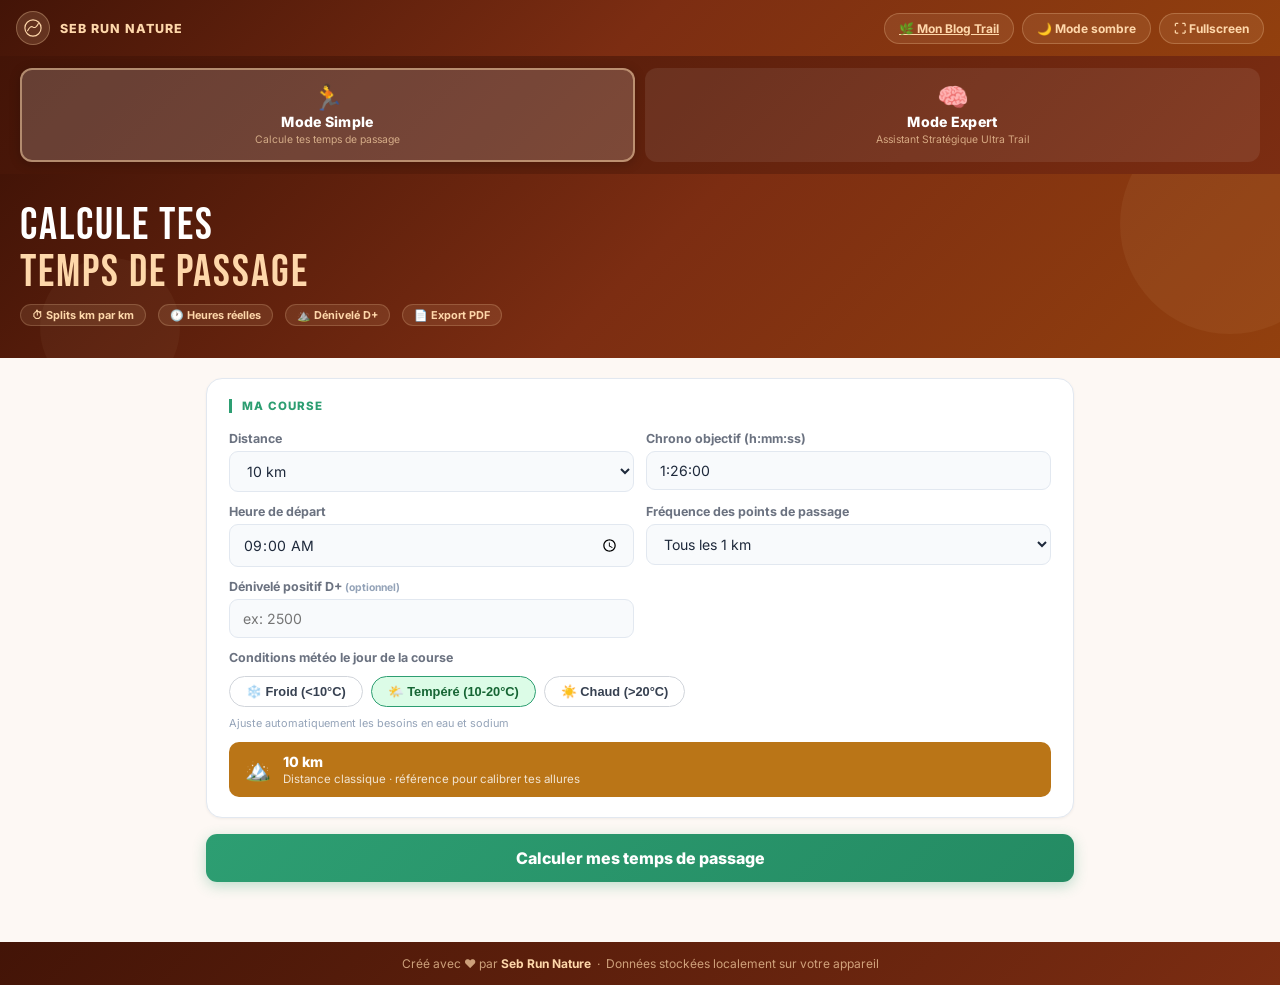
<file: index_v8.html>
<!DOCTYPE html>
<html lang="fr">
<head>
<meta charset="UTF-8">
<meta name="viewport" content="width=device-width, initial-scale=1.0">
<title>Calculateur Temps de Passage Trail · Seb Run Nature</title>
<link rel="preconnect" href="https://fonts.googleapis.com">
<link href="https://fonts.googleapis.com/css2?family=Bebas+Neue&family=Inter:wght@400;600;700;800&family=JetBrains+Mono:wght@400;700&display=swap" rel="stylesheet">
<style>
*{box-sizing:border-box;margin:0;padding:0;}
body{font-family:'Inter',system-ui,sans-serif;background:#fdf8f4;color:#1e293b;margin:0;padding:0;}
.cw{max-width:900px;margin:0 auto;padding:0 16px 60px;}

/* APP HEADER */
.app-topbar{background:linear-gradient(135deg,#431407,#7c2d12,#92400e);padding:8px 16px;display:flex;align-items:center;gap:10px;min-height:56px;box-shadow:0 2px 12px rgba(124,45,18,.4);flex-wrap:wrap;}
.app-logo{display:flex;align-items:center;gap:10px;text-decoration:none;flex-shrink:0;}
.app-logo-icon{width:34px;height:34px;background:rgba(254,215,170,.15);border-radius:50%;display:flex;align-items:center;justify-content:center;border:1.5px solid rgba(254,215,170,.3);}
.app-logo-text{font-size:.78rem;font-weight:800;color:#fed7aa;text-transform:uppercase;letter-spacing:1px;}
.app-topbar-actions{display:flex;gap:8px;margin-left:auto;flex-wrap:wrap;}
.app-topbar-btn{display:inline-flex;align-items:center;gap:6px;padding:7px 14px;border-radius:20px;font-size:.75rem;font-weight:700;cursor:pointer;border:1.5px solid rgba(254,215,170,.25);background:rgba(254,215,170,.1);color:#fed7aa;font-family:'Inter',sans-serif;transition:all .18s;white-space:nowrap;}
.app-topbar-btn:hover{background:rgba(254,215,170,.2);border-color:rgba(254,215,170,.5);}
.app-hero{background:linear-gradient(135deg,#431407,#7c2d12,#92400e);padding:28px 20px 32px;margin-bottom:0;position:relative;overflow:hidden;}
.app-hero::before{content:'';position:absolute;top:-60px;right:-60px;width:220px;height:220px;border-radius:50%;background:rgba(254,215,170,.06);pointer-events:none;}
.app-hero::after{content:'';position:absolute;bottom:-40px;left:40px;width:140px;height:140px;border-radius:50%;background:rgba(254,215,170,.04);pointer-events:none;}
.app-hero-title{font-family:'Bebas Neue',sans-serif;font-size:clamp(2rem,5vw,2.8rem);color:#fff;letter-spacing:2px;line-height:1.05;margin-bottom:8px;}
.app-hero-title span{color:#fed7aa;}
.app-hero-sub{font-size:.85rem;color:rgba(254,215,170,.7);display:flex;gap:12px;flex-wrap:wrap;}
.app-hero-badge{display:inline-flex;align-items:center;gap:5px;background:rgba(254,215,170,.1);border:1px solid rgba(254,215,170,.2);color:#fed7aa;border-radius:14px;padding:3px 11px;font-size:.68rem;font-weight:700;}
.app-content{background:#fdf8f4;padding-top:20px;}

/* DARK MODE OVERRIDE — centralisé plus bas */
.cw-section{background:#fff;border:1px solid #e2e8f0;border-radius:16px;padding:20px 22px;margin-bottom:12px;box-shadow:0 1px 3px rgba(0,0,0,.05);transition:box-shadow .2s;}
.cw-section-title{font-size:.72rem;font-weight:800;text-transform:uppercase;letter-spacing:1px;color:#2d9e72;border-left:3px solid #2d9e72;padding-left:10px;margin-bottom:18px;}
.cw-grid{display:grid;grid-template-columns:1fr 1fr;gap:12px;}
.cw-field{display:flex;flex-direction:column;gap:5px;}
.cw-label{font-size:.78rem;font-weight:700;color:#6b7280;}
input,select,textarea{width:100%;padding:10px 13px;border:1.5px solid #e2e8f0;border-radius:9px;font-size:.88rem;font-family:'Inter',sans-serif;background:#f8fafc;color:#1e293b;transition:all .18s;}
input:focus,select:focus,textarea:focus{outline:none;border-color:#2d9e72;background:#fff;box-shadow:0 0 0 3px rgba(45,158,114,.1);}
textarea{resize:none;}
.dist-banner{background:#BA7517;border-radius:10px;padding:11px 16px;margin-top:12px;display:none;align-items:center;gap:12px;}
.dist-banner-icon{font-size:1.3rem;flex-shrink:0;}
.dist-banner-text{font-size:.88rem;font-weight:800;color:#fff;}
.dist-banner-sub{font-size:.72rem;color:rgba(255,255,255,.8);margin-top:2px;}
.radio-group{display:flex;flex-direction:column;gap:8px;}
.radio-opt{display:flex;align-items:center;gap:12px;padding:11px 14px;border:1px solid #d1d5db;border-radius:10px;cursor:pointer;}
.radio-opt.selected{border-color:#2d9e72;background:#f0fdf4;}
.radio-dot{width:20px;height:20px;border-radius:50%;border:2px solid #d1d5db;flex-shrink:0;display:flex;align-items:center;justify-content:center;}
.radio-dot.on{border-color:#2d9e72;background:#2d9e72;}
.radio-dot.on::after{content:'';width:7px;height:7px;background:#fff;border-radius:50%;}
.radio-label{font-size:.88rem;font-weight:700;color:#111827;}
.radio-sub{font-size:.72rem;color:#6b7280;margin-top:2px;}
.freq-pills{display:flex;gap:8px;margin-top:8px;margin-left:32px;flex-wrap:wrap;}
.freq-pill{padding:5px 16px;border:1px solid #d1d5db;border-radius:20px;font-size:.78rem;font-weight:700;cursor:pointer;background:#fff;color:#374151;}
.freq-pill.on{background:#2d9e72;color:#fff;border-color:#2d9e72;}
.cw-btn{width:100%;padding:14px;background:linear-gradient(135deg,#2d9e72,#248b63);color:#fff;border:none;border-radius:11px;font-size:1rem;font-weight:800;cursor:pointer;margin-top:4px;font-family:'Inter',sans-serif;box-shadow:0 4px 14px rgba(45,158,114,.3);transition:all .2s;}
.cw-btn:hover{transform:translateY(-1px);box-shadow:0 6px 20px rgba(45,158,114,.35);}
.res-cards{display:grid;grid-template-columns:repeat(4,1fr);gap:10px;margin-bottom:14px;}
.res-card{background:#f0fdf4;border:1px solid #d8ece4;border-radius:10px;padding:12px 8px;text-align:center;}
.res-val{font-size:1rem;font-weight:800;color:#1e7a56;line-height:1.2;font-family:'JetBrains Mono',monospace;font-variant-numeric:tabular-nums;}
.res-lbl{font-size:.65rem;font-weight:700;text-transform:uppercase;letter-spacing:.3px;color:#6b857c;margin-top:4px;}
.arrivee-banner{background:#EF9F27;border-radius:10px;padding:9px 14px;margin-bottom:14px;font-size:.85rem;font-weight:800;color:#412402;display:none;}
.t-wrap{overflow-x:auto;-webkit-overflow-scrolling:touch;}
table{width:100%;border-collapse:collapse;font-size:.8rem;}
th{text-align:left;padding:8px 10px;font-size:.72rem;font-weight:800;text-transform:uppercase;letter-spacing:.3px;background:#1a4a32;color:#a8f0d0;white-space:nowrap;}
th:first-child{border-radius:8px 0 0 0;}
th:last-child{border-radius:0 8px 0 0;}
td{padding:9px 11px;border-bottom:1px solid #f1f5f9;vertical-align:middle;font-family:'JetBrains Mono',monospace;font-size:.78rem;font-variant-numeric:tabular-nums;}
tr:last-child td{border-bottom:none;font-weight:800;background:#f0fdf4;}
tr.is-ravito td{background:#e6f7f1;}
tr.is-ravito td:first-child{border-left:3px solid #2d9e72;}
tr.is-half td{background:#dcfce7;font-weight:700;}
tr:hover td{background:#f8fafc!important;}
.rav-badge{display:inline-flex;align-items:center;gap:3px;background:#2d9e72;color:#fff;border-radius:10px;padding:2px 8px;font-size:.72rem;font-weight:700;white-space:nowrap;}
.gluc-col{min-width:70px;}
.eau-col{min-width:70px;}
.gluc-pill{display:inline-block;background:#EF9F27;color:#412402;border-radius:8px;padding:1px 7px;font-size:.72rem;font-weight:700;white-space:nowrap;}
.eau-pill{display:inline-block;background:#bfdbfe;color:#1e40af;border-radius:8px;padding:1px 7px;font-size:.72rem;font-weight:700;white-space:nowrap;}
.cum-lbl{font-size:.65rem;color:#9ca3af;margin-top:2px;display:block;}
.totals-row{display:grid;grid-template-columns:repeat(3,1fr);gap:10px;margin-top:14px;}
.tot-card{background:#f0fdf4;border:1px solid #d8ece4;border-radius:10px;padding:12px;text-align:center;}
.tot-val{font-size:1.1rem;font-weight:800;color:#1e7a56;font-family:'JetBrains Mono',monospace;}
.tot-lbl{font-size:.65rem;font-weight:700;text-transform:uppercase;letter-spacing:.3px;color:#6b857c;margin-top:4px;}
.disclaimer{background:#f8fdfb;border:1px solid #d8ece4;border-radius:10px;padding:12px 14px;font-size:.75rem;color:#6b7280;line-height:1.7;margin-top:12px;}
.disclaimer strong{color:#374151;}
.pdf-section{background:#fff;border:1px solid #d8ece4;border-radius:14px;padding:18px 20px;margin-top:12px;}
.format-pills{display:flex;gap:8px;margin-bottom:14px;}
.format-pill{padding:8px 20px;border:1px solid #d1d5db;border-radius:20px;font-size:.85rem;font-weight:700;cursor:pointer;background:#fff;color:#374151;}
/* .format-pill.on défini dans le bloc dark mode ci-dessous */
.motto-count{font-size:.72rem;color:#9ca3af;margin-top:4px;}
.btn-row{display:flex;gap:10px;margin-top:14px;}
.btn-row .cw-btn{margin-top:0;}
.btn-modifier{flex:0 0 auto;padding:13px 20px;background:#f0fdf4;color:#1e7a56;border:1px solid #2d9e72;border-radius:10px;font-size:.88rem;font-weight:800;cursor:pointer;font-family:'Inter',sans-serif;}
.btn-modifier:hover{background:#dcfce7;}
.pdf-hint{font-size:.72rem;color:#9ca3af;margin-top:8px;line-height:1.6;}
.cw-footer{text-align:center;font-size:.75rem;color:#9ca3af;margin-top:20px;line-height:1.8;}
.cw-footer a{color:#2d9e72;font-weight:700;text-decoration:none;}
.weather-pills{display:flex;gap:8px;margin-top:6px;flex-wrap:wrap;}
.weather-pill{padding:7px 16px;border:1.5px solid #d1d5db;border-radius:20px;font-size:.8rem;font-weight:700;cursor:pointer;background:#fff;color:#374151;font-family:Arial,Helvetica,sans-serif;transition:all .18s;}
.weather-pill.cold.on{background:#dbeafe;color:#1e40af;border-color:#3b82f6;}
.weather-pill.moderate.on{background:#dcfce7;color:#166534;border-color:#2d9e72;}
.weather-pill.hot.on{background:#fee2e2;color:#991b1b;border-color:#ef4444;}
.alert-box{border-radius:10px;padding:10px 14px;margin-top:12px;font-size:.82rem;font-weight:700;line-height:1.6;display:none;}
.alert-danger{background:#fee2e2;border:1px solid #fca5a5;color:#991b1b;}
.alert-warn{background:#fef9c3;border:1px solid #fde047;color:#854d0e;}
.nutrition-summary{background:#f0fdf4;border:1px solid #d8ece4;border-radius:10px;padding:12px 16px;margin-top:12px;display:none;}
.ns-title{font-size:.7rem;font-weight:800;text-transform:uppercase;letter-spacing:.5px;color:#2d9e72;margin-bottom:8px;}
.ns-grid{display:flex;gap:12px;flex-wrap:wrap;}
.ns-item{text-align:center;flex:1;min-width:70px;}
.ns-val{font-size:1rem;font-weight:800;color:#1e7a56;font-family:'JetBrains Mono',monospace;}
.ns-lbl{font-size:.62rem;color:#6b7280;text-transform:uppercase;letter-spacing:.3px;margin-top:2px;}
/* TERRAIN PILLS */
.terrain-pills{display:flex;gap:7px;flex-wrap:wrap;margin-top:6px;}
.terrain-pill{padding:7px 13px;border:1.5px solid #e2e8f0;border-radius:20px;font-size:.78rem;font-weight:700;cursor:pointer;background:#fff;color:#64748b;font-family:'Inter',sans-serif;transition:all .18s;}
.terrain-pill.on{background:#f0fdf4;color:#1a4a32;border-color:#2d9e72;}
/* KM EFFORT BANNER */
.km-effort-banner{background:linear-gradient(135deg,#1a4a32,#1e6644);border-radius:12px;padding:12px 16px;margin-top:12px;display:none;align-items:center;gap:14px;}
.ke-val{font-family:'JetBrains Mono',monospace;font-size:1.1rem;font-weight:700;color:#a8f0d0;}
.ke-lbl{font-size:.7rem;color:rgba(168,240,208,.7);margin-top:2px;}
.ke-detail{font-size:.72rem;color:rgba(168,240,208,.82);margin-top:4px;line-height:1.5;}
/* FATIGUE SLIDER */
input[type=range]{-webkit-appearance:none;height:6px;border-radius:3px;background:linear-gradient(90deg,#ef4444 0%,#EF9F27 50%,#2d9e72 100%);padding:0;border:none;box-shadow:none;cursor:pointer;}
input[type=range]::-webkit-slider-thumb{-webkit-appearance:none;width:20px;height:20px;border-radius:50%;background:#fff;border:2.5px solid #2d9e72;box-shadow:0 2px 6px rgba(0,0,0,.15);}
.fatigue-labels{display:flex;justify-content:space-between;font-size:.62rem;color:#94a3b8;margin-top:3px;font-weight:600;}
/* RAVITO NUTRITION — nouvelle présentation */
.rav-section-info{font-size:.68rem;color:#6b7280;margin-bottom:4px;font-style:italic;}
.rav-units-badge{display:inline-flex;align-items:center;gap:4px;background:#1a4a32;color:#a8f0d0;border-radius:8px;padding:2px 9px;font-size:.75rem;font-weight:800;white-space:nowrap;margin-bottom:3px;}
.rav-gluc-section{font-size:.72rem;color:#92400e;font-weight:700;}
.rav-cum{font-size:.62rem;color:#9ca3af;margin-top:1px;display:block;}
.rav-ontrack{color:#2d9e72;font-weight:700;}
.rav-alert-eau{background:#fee2e2;color:#991b1b;border-radius:6px;padding:1px 7px;font-size:.68rem;font-weight:700;display:inline-block;margin-top:2px;}
.eau-section-val{display:inline-block;background:#bfdbfe;color:#1e40af;border-radius:8px;padding:2px 9px;font-size:.75rem;font-weight:800;white-space:nowrap;margin-bottom:3px;}
/* Légende tableau */
.table-legend{background:#f8fafc;border:1px solid #e2e8f0;border-radius:8px;padding:10px 14px;margin-bottom:12px;font-size:.72rem;color:#6b7280;line-height:1.8;}
.table-legend strong{color:#374151;}
/* CAFÉINE */
.caf-badge{display:inline-flex;align-items:center;gap:5px;background:linear-gradient(135deg,#1e1b4b,#312e81);color:#c7d2fe;border-radius:8px;padding:3px 10px;font-size:.72rem;font-weight:800;white-space:nowrap;}
.caf-dose{font-size:.65rem;color:#a5b4fc;display:block;margin-top:2px;}
.caf-info-bloc{background:linear-gradient(135deg,#1e1b4b,#312e81);border-radius:12px;padding:14px 18px;margin-top:12px;color:#c7d2fe;font-size:.75rem;line-height:1.8;display:none;}
.caf-info-bloc strong{color:#e0e7ff;}
.caf-info-bloc .caf-row{display:flex;align-items:flex-start;gap:8px;margin-bottom:6px;}
.caf-info-bloc .caf-row:last-child{margin-bottom:0;}
.is-caf td{background:linear-gradient(90deg,rgba(49,46,129,.08),transparent)!important;}
.is-caf td:first-child{border-left:3px solid #6366f1!important;}

.ravito-custom-wrap{margin-top:10px;padding:14px;background:#f0fdf4;border:1px solid #d8ece4;border-radius:10px;display:none;}
.ravito-custom-title{font-size:.72rem;font-weight:700;color:#1a4a32;margin-bottom:8px;}
.ravito-km-input{display:flex;gap:8px;align-items:center;flex-wrap:wrap;}
.ravito-km-input input{max-width:100px;flex:none;}
.ravito-tags{display:flex;gap:6px;flex-wrap:wrap;margin-top:8px;}
.ravito-tag{display:inline-flex;align-items:center;gap:4px;background:#2d9e72;color:#fff;border-radius:6px;padding:3px 10px;font-size:.72rem;font-weight:700;cursor:pointer;}
.ravito-tag:hover{background:#1a4a32;}
.btn-small{padding:7px 14px;background:#f0fdf4;color:#1a4a32;border:1px solid #2d9e72;border-radius:8px;font-size:.78rem;font-weight:700;cursor:pointer;font-family:'Inter',sans-serif;}
/* POIDS SAC */
.section-ravito{background:linear-gradient(135deg,#fff7ed,#ffedd5);border:1px solid #fed7aa;border-radius:12px;padding:14px 18px;margin-top:10px;display:none;}
.sr-title{font-size:.7rem;font-weight:800;text-transform:uppercase;letter-spacing:.6px;color:#92400e;margin-bottom:10px;}
.sr-grid{display:flex;gap:12px;flex-wrap:wrap;margin-bottom:10px;}
.sr-item{text-align:center;flex:1;min-width:90px;background:rgba(255,255,255,.6);border-radius:8px;padding:10px 8px;border:1px solid rgba(254,215,170,.5);}
.sr-val{font-family:'JetBrains Mono',monospace;font-size:1rem;font-weight:800;color:#7c2d12;}
.sr-lbl{font-size:.62rem;color:#92400e;text-transform:uppercase;letter-spacing:.3px;margin-top:3px;font-weight:700;}
.sr-note{font-size:.75rem;color:#b45309;line-height:1.6;background:rgba(255,255,255,.5);border-radius:6px;padding:8px 12px;border-left:3px solid #fed7aa;}
/* DARK MODE — bloc unifié */
body.dark{background:#0f172a;color:#e2e8f0;}
body.dark .app-content{background:#0f172a;}
body.dark .cw-section,body.dark .pdf-section{background:#1e293b;border-color:#334155;}
body.dark input,body.dark select,body.dark textarea{background:#0f172a;color:#e2e8f0;border-color:#334155;}
body.dark input:focus,body.dark select:focus{background:#1e293b;}
body.dark .radio-opt{background:#1e293b;border-color:#334155;}
body.dark .freq-pill,body.dark .terrain-pill,body.dark .format-pill{background:#1e293b;color:#94a3b8;}
body.dark .res-card,body.dark .tot-card,body.dark .disclaimer{background:#1e293b;border-color:#334155;}
body.dark .nutrition-summary{background:#0d2818;border-color:#1a4a32;}
body.dark .section-ravito{background:linear-gradient(135deg,#1a0f00,#261500);border-color:#7c2d12;}
body.dark .sr-item{background:rgba(0,0,0,.3);border-color:rgba(124,45,18,.4);}
body.dark .sr-val{color:#fed7aa;}
body.dark .sr-lbl{color:#b45309;}
body.dark .sr-note{color:#d97706;border-left-color:#92400e;}
body.dark td{border-bottom-color:#334155;}
body.dark tr:hover td{background:#1e293b!important;}
body.dark tr:last-child td{background:#0d2818;}
body.dark .cw-badge{background:#1a0a04;border-color:#7c2d12;color:#fed7aa;}
/* Format pill active */
.format-pill.on{background:#1a4a32;color:#a8f0d0;border-color:#1a4a32;}
/* ISOL RAVITO CUSTOM */
tr.is-ravito-custom td{background:#fdf4e7;}
tr.is-ravito-custom td:first-child{border-left:3px solid #EF9F27;}
.rav-badge-custom{background:#EF9F27;color:#412402;}
/* MODE SELECTOR */
.mode-selector{display:flex;gap:0;background:linear-gradient(135deg,#431407,#7c2d12);padding:12px 20px;gap:10px;}
.mode-btn{flex:1;display:flex;flex-direction:column;align-items:center;gap:3px;padding:14px 10px;border-radius:12px;border:2px solid transparent;background:rgba(255,255,255,.08);cursor:pointer;transition:all .2s;font-family:'Inter',sans-serif;}
.mode-btn:hover{background:rgba(255,255,255,.14);}
.mode-btn.active{background:rgba(255,255,255,.18);border-color:rgba(254,215,170,.5);box-shadow:0 2px 12px rgba(0,0,0,.2);}
.mode-icon{font-size:1.6rem;line-height:1;}
.mode-label{font-size:.88rem;font-weight:800;color:#fff;letter-spacing:.3px;}
.mode-sub{font-size:.65rem;color:rgba(254,215,170,.7);text-align:center;line-height:1.3;}
/* Mode show/hide */
body.mode-simple .expert-only{display:none!important;}
body.mode-expert .simple-only{display:none!important;}
body.mode-simple .simple-only{display:block;}
/* SAVE BAR */
.save-bar{display:flex;align-items:center;justify-content:space-between;flex-wrap:wrap;gap:8px;background:#1e293b;border-radius:10px;padding:10px 16px;margin-bottom:12px;}
.save-bar-left{display:flex;align-items:center;gap:10px;}
.save-bar-right{display:flex;align-items:center;gap:6px;flex-wrap:wrap;}
.save-bar-label{font-size:.72rem;font-weight:800;color:#94a3b8;text-transform:uppercase;letter-spacing:.5px;}
.save-status{font-size:.7rem;color:#2d9e72;font-weight:700;min-width:120px;}
.save-status.error{color:#f87171;}
.save-btn{padding:6px 12px;border-radius:8px;font-size:.72rem;font-weight:700;border:1px solid #334155;background:#0f172a;color:#94a3b8;cursor:pointer;font-family:'Inter',sans-serif;transition:all .15s;white-space:nowrap;}
.save-btn:hover{background:#1e293b;color:#e2e8f0;border-color:#475569;}
.save-btn-danger{color:#f87171;border-color:#7f1d1d;}
.save-btn-danger:hover{background:#7f1d1d;color:#fff;}
body.dark .save-bar{background:#0f172a;border:1px solid #1e293b;}
/* FORMAT PILLS */
@media(max-width:600px){
  #fsBtn{display:none;}
  .app-topbar-btn{padding:6px 10px;font-size:.7rem;}
  .cw-grid{grid-template-columns:1fr;}
  .res-cards{grid-template-columns:1fr 1fr;}
  .totals-row{grid-template-columns:1fr;}
  .btn-row{flex-direction:column;}
}
@media(max-width:680px){
  table{font-size:.72rem;}
  th,td{padding:6px 6px;}
  .hide-mobile{display:none;}
  .t-wrap{border-radius:8px;border:1px solid #d8ece4;}
}
/* PDF géré via window.open() */
</style>
  <link rel="manifest" href="/calculateur-trail/manifest.json">
<meta name="description" content="Calculez vos temps de passage trail km par km, planifiez votre ravitaillement eau et glucides selon les recommandations scientifiques. Export PDF et bracelet poignet.">
<meta name="theme-color" content="#7c2d12">
<meta name="apple-mobile-web-app-capable" content="yes">
<meta name="apple-mobile-web-app-title" content="Calculateur Trail">
<!-- Google Analytics -->
<script async src="https://www.googletagmanager.com/gtag/js?id=G-V3787TTF1Y"></script>
<script>
  window.dataLayer = window.dataLayer || [];
  function gtag(){dataLayer.push(arguments);}
  gtag("js", new Date());
  gtag("config", "G-V3787TTF1Y");
</script>
<script>
if("serviceWorker" in navigator){
  navigator.serviceWorker.register("/calculateur-trail/sw.js");
}
</script>
</head>
<body>
<!-- TOPBAR -->
<div class="app-topbar">
  <a href="https://www.seb-run-nature.com" target="_blank" rel="noopener" class="app-logo">
    <div class="app-logo-icon">
      <svg width="18" height="18" viewBox="0 0 40 40" fill="none">
        <circle cx="20" cy="20" r="18" stroke="#fed7aa" stroke-width="2.5"/>
        <path d="M8 26 Q14 14 20 18 Q26 22 32 10" stroke="#fed7aa" stroke-width="2.5" fill="none" stroke-linecap="round"/>
      </svg>
    </div>
    <span class="app-logo-text">Seb Run Nature</span>
  </a>
  <div class="app-topbar-actions">
    <a href="https://www.seb-run-nature.com" target="_blank" rel="noopener" class="app-topbar-btn">🌿 Mon Blog Trail</a>
    <button class="app-topbar-btn" onclick="toggleDark()" id="darkBtn">🌙 Mode sombre</button>
    <button class="app-topbar-btn" onclick="toggleFullscreen()" id="fsBtn">&#x26F6; Fullscreen</button>
  </div>
</div>

<!-- SÉLECTEUR DE MODE -->
<div class="mode-selector">
  <button class="mode-btn active" id="modeSimpleBtn" onclick="setMode('simple')">
    <span class="mode-icon">🏃</span>
    <span class="mode-label">Mode Simple</span>
    <span class="mode-sub">Calcule tes temps de passage</span>
  </button>
  <button class="mode-btn" id="modeExpertBtn" onclick="setMode('expert')">
    <span class="mode-icon">🧠</span>
    <span class="mode-label">Mode Expert</span>
    <span class="mode-sub">Assistant Stratégique Ultra Trail</span>
  </button>
</div>

<!-- HERO — adapté selon le mode -->
<div class="app-hero" id="heroSimple">
  <div class="app-hero-title">Calcule tes<br><span>temps de passage</span></div>
  <div class="app-hero-sub">
    <span class="app-hero-badge">⏱ Splits km par km</span>
    <span class="app-hero-badge">🕐 Heures réelles</span>
    <span class="app-hero-badge">⛰️ Dénivelé D+</span>
    <span class="app-hero-badge">📄 Export PDF</span>
  </div>
</div>
<div class="app-hero" id="heroExpert" style="display:none;">
  <div class="app-hero-title">Assistant Stratégique<br><span>Ultra Trail</span></div>
  <div class="app-hero-sub">
    <span class="app-hero-badge">⏱ Splits km par km</span>
    <span class="app-hero-badge">💧 Nutrition intelligente</span>
    <span class="app-hero-badge">⛰️ Dénivelé D+</span>
    <span class="app-hero-badge">🎒 Poids du sac</span>
    <span class="app-hero-badge">☕ Protocole caféine</span>
    <span class="app-hero-badge">📄 Export PDF</span>
  </div>
</div>

<div class="app-content">
<div class="cw">

<!-- BARRE SAUVEGARDE -->
<div class="save-bar expert-only" id="saveBar">
  <div class="save-bar-left">
    <span class="save-bar-label">💾 Sauvegarde</span>
    <span id="saveStatus" class="save-status"></span>
  </div>
  <div class="save-bar-right">
    <button class="save-btn" onclick="saveToLocal()" title="Sauvegarder dans le navigateur">💾 Sauvegarder</button>
    <button class="save-btn" onclick="exportJSON()" title="Exporter en fichier .json">📤 Exporter .json</button>
    <label class="save-btn" title="Importer un fichier .json">
      📥 Importer .json
      <input type="file" id="importFile" accept=".json" style="display:none;" onchange="importJSON(event)">
    </label>
    <button class="save-btn save-btn-danger" onclick="clearSave()" title="Effacer la sauvegarde locale">🗑 Effacer</button>
  </div>
</div>

<div class="cw-section">
  <div class="cw-section-title">Ma course</div>

  <!-- NOM DE LA COURSE -->
  <div class="cw-field expert-only" style="margin-bottom:14px;">
    <span class="cw-label">🏆 Nom de la course <span style="font-size:.65rem;color:#94a3b8;">— apparaît dans le PDF et le bracelet poignet</span></span>
    <input type="text" id="raceName" placeholder="ex: Ultra Trail des Ardennes 2025" maxlength="60" style="font-size:.95rem;font-weight:600;">
  </div>

  <div class="cw-grid">
    <div class="cw-field">
      <span class="cw-label">Distance</span>
      <select id="dist" onchange="onDistChange()">
        <option value="5">5 km</option>
        <option value="10" selected>10 km</option>
        <option value="15">15 km</option>
        <option value="18.7">Uelzechtdall 18,7 km</option>
        <option value="21.1">Semi-marathon 21,1 km</option>
        <option value="42.195">Marathon 42,195 km</option>
        <option value="50">Ultra 50 km</option>
        <option value="80">Ultra 80 km</option>
        <option value="100">Ultra 100 km</option>
        <option value="200">Ultra 200 km</option>
        <option value="custom">Distance personnalisée</option>
      </select>
    </div>
    <div class="cw-field" id="customField" style="display:none;">
      <span class="cw-label">Distance (km)</span>
      <input type="number" id="customDist" min="1" max="200" step="0.1" placeholder="ex: 18.5" oninput="onDistChange()">
    </div>
    <div class="cw-field">
      <span class="cw-label">Chrono objectif (h:mm:ss)</span>
      <input type="text" id="targetTime" placeholder="1:26:00" value="1:26:00">
    </div>
    <div class="cw-field">
      <span class="cw-label">Heure de départ</span>
      <input type="time" id="startTime" value="09:00">
    </div>
    <div class="cw-field">
      <span class="cw-label">Fréquence des points de passage</span>
      <select id="freq">
        <option value="1" selected>Tous les 1 km</option>
        <option value="2">Tous les 2 km</option>
        <option value="5">Tous les 5 km</option>
      </select>
    </div>
    <div class="cw-field expert-only">
      <span class="cw-label">Stratégie de course</span>
      <select id="strat">
        <option value="even">Allure régulière</option>
        <option value="neg">Départ conservateur (accélération finale)</option>
        <option value="pos">Départ rapide (gestion en fin de course)</option>
      </select>
    </div>
    <div class="cw-field">
      <span class="cw-label">Dénivelé positif D+ <span style="font-size:.65rem;color:#94a3b8;">(optionnel)</span></span>
      <input type="number" id="dplus" min="0" max="20000" step="50" placeholder="ex: 2500" oninput="onDplusChange()">
    </div>
    <div class="cw-field" id="terrainField" style="display:none;grid-column:1/-1;">
      <span class="cw-label">⛰️ Technicité du terrain</span>
      <div class="terrain-pills">
        <button class="terrain-pill on" onclick="setTerrain('easy',this)">🟢 Facile (×1.0)</button>
        <button class="terrain-pill" onclick="setTerrain('tech',this)">🟠 Technique (×1.2)</button>
        <button class="terrain-pill" onclick="setTerrain('expert',this)">🔴 Expert / Skyrunning (×1.5)</button>
      </div>
      <div style="font-size:.68rem;color:#94a3b8;margin-top:4px;">Pierriers, racines, dévers — ajuste le temps d'effort réel sur le D+</div>
    </div>
    <div class="cw-field" style="grid-column:1/-1;">
      <span class="cw-label">Conditions météo le jour de la course</span>
      <div class="weather-pills">
        <button class="weather-pill cold" onclick="setWeather('cold',this)" aria-pressed="false">❄️ Froid (&lt;10°C)</button>
        <button class="weather-pill moderate on" onclick="setWeather('moderate',this)" aria-pressed="true">🌤️ Tempéré (10-20°C)</button>
        <button class="weather-pill hot" onclick="setWeather('hot',this)" aria-pressed="false">☀️ Chaud (&gt;20°C)</button>
      </div>
      <div style="font-size:.68rem;color:#94a3b8;margin-top:4px;">Ajuste automatiquement les besoins en eau et sodium</div>
    </div>
    <div class="cw-field expert-only" style="grid-column:1/-1;">
      <span class="cw-label">📉 Dérive de fatigue <span id="fatigueVal" style="font-weight:500;">0% — Allure constante</span></span>
      <input type="range" id="fatigueSlider" min="0" max="30" value="0" step="5" oninput="onFatigueChange(this.value)">
      <div class="fatigue-labels"><span>Constant</span><span>−10%</span><span>−20%</span><span>−30%</span></div>
      <div style="font-size:.68rem;color:#94a3b8;margin-top:4px;">Ralentit progressivement l'allure sur les 30 derniers km — rend les temps de passage réalistes</div>
    </div>
  </div>
  <div id="kmEffortBanner" class="km-effort-banner">
    <div style="font-size:1.5rem;flex-shrink:0;">⚡</div>
    <div>
      <div class="ke-val" id="kmEffortVal">— km-effort</div>
      <div class="ke-lbl">Distance effort réelle (D+ intégré)</div>
      <div class="ke-detail" id="kmEffortDetail"></div>
    </div>
  </div>
  <div id="distBanner" class="dist-banner">
    <div class="dist-banner-icon">🏔️</div>
    <div>
      <div class="dist-banner-text" id="distBannerText"></div>
      <div class="dist-banner-sub" id="distBannerSub"></div>
    </div>
  </div>
</div>

<!-- SECTION NUTRITION PERSONNALISÉE -->
<div class="cw-section expert-only">
  <div class="cw-section-title">🥤 Nutrition — personnalisation</div>
  <div style="font-size:.75rem;color:#6b7280;margin-bottom:12px;line-height:1.6;">
    Laisse vide pour utiliser les valeurs scientifiques recommandées. Remplis si tu connais tes besoins réels à l'entraînement.
  </div>
  <div class="cw-grid">
    <div class="cw-field">
      <span class="cw-label">⚖️ Poids corporel (kg) <span style="font-size:.65rem;color:#94a3b8;">— pour affiner l'hydratation</span></span>
      <input type="number" id="userWeight" min="40" max="130" step="1" placeholder="ex: 70 (optionnel)" oninput="updateNutritionPreview()">
    </div>
    <div class="cw-field">
      <span class="cw-label">🍬 Glucides / heure (g/h) <span style="font-size:.65rem;color:#94a3b8;">— personnalisé ou auto</span></span>
      <input type="number" id="userCarbsH" min="20" max="120" step="5" placeholder="ex: 60 (laisse vide = auto)" oninput="updateNutritionPreview()">
    </div>
    <div class="cw-field">
      <span class="cw-label">💧 Eau / heure (ml/h) <span style="font-size:.65rem;color:#94a3b8;">— personnalisé ou auto</span></span>
      <input type="number" id="userWaterH" min="200" max="1200" step="50" placeholder="ex: 600 (laisse vide = auto)" oninput="updateNutritionPreview()">
    </div>
    <div class="cw-field">
      <span class="cw-label">🧂 Sodium / heure (mg/h) <span style="font-size:.65rem;color:#94a3b8;">— personnalisé ou auto</span></span>
      <input type="number" id="userSodiumH" min="100" max="1500" step="50" placeholder="ex: 500 (laisse vide = auto)" oninput="updateNutritionPreview()">
    </div>
    <div class="cw-field">
      <span class="cw-label">💧 Capacité flasques / poche eau (ml) <span style="font-size:.65rem;color:#94a3b8;">— alerte si dépassé</span></span>
      <input type="number" id="userFlasque" min="250" max="3000" step="250" placeholder="ex: 1000" value="1000" oninput="updateNutritionPreview()">
    </div>
  </div>

  <!-- BOISSON DANS LES FLASQUES -->
  <div style="margin-top:14px;border-top:1px solid #e2e8f0;padding-top:14px;">
    <span class="cw-label" style="display:block;margin-bottom:6px;">💧 Boisson dans tes flasques <span style="font-size:.65rem;color:#94a3b8;">— glucides liquides déduits des solides à emporter</span></span>
    <div style="font-size:.72rem;color:#6b7280;margin-bottom:10px;line-height:1.5;">Si tu mets autre chose que de l'eau dans tes flasques, l'app calcule les glucides apportés par la boisson et te dit combien de solides tu dois encore prendre.</div>
    <div style="display:flex;gap:8px;flex-wrap:wrap;margin-bottom:10px;" id="drinkPills">
      <button class="terrain-pill on" id="dp-water"      onclick="setDrink('water')"      >💧 Eau pure</button>
      <button class="terrain-pill"    id="dp-maurten160" onclick="setDrink('maurten160')" >🟡 Maurten 160 (40g/500ml)</button>
      <button class="terrain-pill"    id="dp-maurten320" onclick="setDrink('maurten320')" >🟠 Maurten 320 (80g/500ml)</button>
      <button class="terrain-pill"    id="dp-isostar"    onclick="setDrink('isostar')"    >🔵 Isostar (~18g/500ml)</button>
      <button class="terrain-pill"    id="dp-custom"     onclick="setDrink('custom')"     >⚙️ Autre</button>
    </div>
    <div id="drinkCustomWrap" style="display:none;">
      <div class="cw-grid">
        <div class="cw-field">
          <span class="cw-label">Nom de la boisson</span>
          <input type="text" id="drinkName" placeholder="ex: High5 Zero, SIS Beta Fuel…" maxlength="30" oninput="updateNutritionPreview()">
        </div>
        <div class="cw-field">
          <span class="cw-label">Glucides pour 500ml (g)</span>
          <input type="number" id="drinkCarbs500" min="0" max="150" step="1" placeholder="ex: 45" oninput="updateNutritionPreview()">
        </div>
      </div>
    </div>
  </div>

  <!-- PRODUIT NUTRITION -->
  <div style="margin-top:14px;border-top:1px solid #e2e8f0;padding-top:14px;">
    <span class="cw-label" style="display:block;margin-bottom:6px;">🎒 Produits solides <span style="font-size:.65rem;color:#94a3b8;">— sélection multiple possible · l'app alterne selon l'heure de la journée</span></span>

    <!-- Info rythme circadien -->
    <div style="font-size:.7rem;color:#6b7280;background:#f8fafc;border-radius:8px;padding:8px 12px;margin-bottom:10px;border-left:3px solid #2d9e72;line-height:1.7;">
      🕐 <strong style="color:#1a4a32;">Rythme circadien automatique :</strong>
      Matin/Après-midi <span style="color:#2d9e72;font-weight:700;">🟡 Sucré</span> ·
      Midi &amp; Soir <span style="color:#92400e;font-weight:700;">🔴 Salé</span> ·
      Nuit <span style="color:#2d9e72;font-weight:700;">🟡 Sucré</span>
    </div>

    <div style="display:flex;gap:8px;flex-wrap:wrap;margin-bottom:10px;" id="productPills">
      <button class="terrain-pill" id="pp-naak_sucre" onclick="toggleProduct('naak_sucre')">🟢 Naak Purée sucrée <span style="font-size:.65rem;opacity:.7;">26g</span></button>
      <button class="terrain-pill" id="pp-naak_sale"  onclick="toggleProduct('naak_sale')" >🟤 Naak Purée salée <span style="font-size:.65rem;opacity:.7;">26g</span></button>
      <button class="terrain-pill" id="pp-deca"       onclick="toggleProduct('deca')"      >🔶 Decathlon Fruit Mix <span style="font-size:.65rem;opacity:.7;">25g</span></button>
      <button class="terrain-pill" id="pp-gel"        onclick="toggleProduct('gel')"       >💊 Gel <span style="font-size:.65rem;opacity:.7;">25g</span></button>
      <button class="terrain-pill" id="pp-barre"      onclick="toggleProduct('barre')"     >🍫 Barre <span style="font-size:.65rem;opacity:.7;">35g</span></button>
      <button class="terrain-pill" id="pp-perso"      onclick="toggleProduct('perso')"     >⚙️ Perso</button>
    </div>

    <div id="productCustomWrap" style="display:none;">
      <div class="cw-grid">
        <div class="cw-field">
          <span class="cw-label">Nom du produit</span>
          <input type="text" id="productName" placeholder="ex: SIS Go, High5…" maxlength="30" oninput="updateNutritionPreview()">
        </div>
        <div class="cw-field">
          <span class="cw-label">Glucides / unité (g)</span>
          <input type="number" id="productCarbs" min="5" max="100" step="1" placeholder="ex: 22" oninput="updateNutritionPreview()">
        </div>
        <div class="cw-field">
          <span class="cw-label">Sodium / unité (mg) <span style="font-size:.65rem;color:#94a3b8;">optionnel</span></span>
          <input type="number" id="productSodium" min="0" max="2000" step="10" placeholder="ex: 200" oninput="updateNutritionPreview()">
        </div>
        <div class="cw-field">
          <span class="cw-label">Sucré ou salé ?</span>
          <select id="productSweet" oninput="updateNutritionPreview()" style="width:100%;padding:8px;border-radius:8px;border:1px solid #e2e8f0;">
            <option value="sweet">🟡 Sucré</option>
            <option value="salty">🔴 Salé</option>
          </select>
        </div>
      </div>
    </div>

    <!-- Récap sélection -->
    <div id="productSelectionInfo" style="display:none;font-size:.7rem;color:#1a4a32;background:#f0fdf4;border-radius:8px;padding:8px 12px;margin-top:8px;border:1px solid #d8ece4;line-height:1.8;"></div>
  </div>

  <div id="nutritionPreview" style="display:none;margin-top:12px;padding:10px 14px;background:#f0fdf4;border:1px solid #d8ece4;border-radius:8px;font-size:.75rem;color:#1a4a32;line-height:1.8;"></div>
</div>

<div class="cw-section expert-only">
  <div class="cw-section-title">Ravitaillement</div>
  <div class="radio-group">
    <div class="radio-opt selected" id="opt-auto" onclick="setRavito('auto')">
      <div class="radio-dot on" id="dot-auto"></div>
      <div>
        <div class="radio-label">Automatique</div>
        <div class="radio-sub">Ravitos placés selon la durée de ton effort, glucides et eau dans le tableau</div>
      </div>
    </div>
    <div class="freq-pills" id="freqPills">
      <div class="freq-pill on" id="fp2" onclick="setFreq(2)">Tous les 2 km</div>
      <div class="freq-pill" id="fp5" onclick="setFreq(5)">Tous les 5 km</div>
      <div class="freq-pill" id="fp10" onclick="setFreq(10)">Tous les 10 km</div>
    </div>
    <div class="radio-opt" id="opt-custom" onclick="setRavito('custom')">
      <div class="radio-dot" id="dot-custom"></div>
      <div>
        <div class="radio-label">🎒 Ravitaillements réels</div>
        <div class="radio-sub">Entre les km exacts des ravitos de ta course — nutrition groupée par section</div>
      </div>
    </div>
    <div class="ravito-custom-wrap" id="ravitoCustomWrap">
      <div class="ravito-custom-title">Km des ravitaillements officiels</div>
      <div class="ravito-km-input">
        <input type="number" id="ravitoKmInput" min="1" max="300" step="0.5" placeholder="ex: 15">
        <button class="btn-small" onclick="addRavitoKm()">+ Ajouter</button>
      </div>
      <div class="ravito-tags" id="ravitoTags"></div>
      <div style="font-size:.68rem;color:#94a3b8;margin-top:6px;">Clique sur un km pour le supprimer</div>
    </div>
    <div class="radio-opt" id="opt-none" onclick="setRavito('none')">
      <div class="radio-dot" id="dot-none"></div>
      <div>
        <div class="radio-label">Ne pas inclure les ravitaillements</div>
        <div class="radio-sub">Afficher uniquement les temps de passage</div>
      </div>
    </div>
  </div>
</div>

<button class="cw-btn" onclick="calculate()" aria-label="Calculer mes temps de passage et mon plan de ravitaillement">Calculer mes temps de passage</button>

<div id="output" style="display:none;">

  <div class="cw-section" style="margin-top:12px;">
    <div id="raceNameDisplay" style="display:none;font-family:'Bebas Neue',sans-serif;font-size:1.3rem;letter-spacing:1.5px;color:#7c2d12;margin-bottom:10px;"></div>
    <div class="res-cards">
      <div class="res-card"><div class="res-val" id="rAllure">—</div><div class="res-lbl">Allure moyenne</div></div>
      <div class="res-card"><div class="res-val" id="rVitesse">—</div><div class="res-lbl">Vitesse moy.</div></div>
      <div class="res-card"><div class="res-val" id="rDemi">—</div><div class="res-lbl">Mi-course</div></div>
      <div class="res-card"><div class="res-val" id="rFin">—</div><div class="res-lbl">Heure d&apos;arrivée</div></div>
    </div>
    <div id="arriveeBanner" class="arrivee-banner"></div>
    <div id="tableLegend" class="table-legend" style="display:none;">
      📖 <strong>Comment lire le tableau :</strong> Les lignes colorées sont tes ravitaillements. 
      <strong>Glucides section</strong> = ce que tu dois avoir consommé <em>pendant cette section</em> (depuis le ravito précédent). 
      <strong>Eau section</strong> = ce que tu dois boire sur cette section. 
      Le <strong>cumulatif</strong> (cum.) = total depuis le départ. 
      <strong>On track ✓</strong> = tu es dans tes objectifs horaires.
      Les lignes avec le badge <span style="background:linear-gradient(135deg,#1e1b4b,#312e81);color:#c7d2fe;border-radius:4px;padding:1px 6px;font-size:.65rem;font-weight:700;">☕ Fenêtre caféine</span> indiquent les ravitos de la 2ème nuit où la caféine est recommandée.
    </div>
    <div class="t-wrap">
      <table>
        <thead>
          <tr>
            <th>Point de passage</th>
            <th>Allure</th>
            <th>Temps de course</th>
            <th>Heure réelle</th>
            <th id="thRavito" style="display:none;">⏱ Section / Type</th>
            <th id="thGluc" style="display:none;">🍬 Glucides section</th>
            <th id="thEau" style="display:none;">💧 Eau section</th>
            <th class="hide-mobile">Écart objectif</th>
          </tr>
        </thead>
        <tbody id="splitsBody"></tbody>
      </table>
    </div>
    <div id="totalsRow" class="totals-row expert-only" style="display:none;">
      <div class="tot-card"><div class="tot-val" id="totGluc">—</div><div class="tot-lbl">Glucides totaux</div></div>
      <div class="tot-card"><div class="tot-val" id="totEau">—</div><div class="tot-lbl">Eau totale</div></div>
      <div class="tot-card"><div class="tot-val" id="totSod">—</div><div class="tot-lbl">Sodium total</div></div>
    </div>
    <div id="sectionRavito" class="section-ravito expert-only">
      <div class="sr-title">🎒 Ce que tu emportes entre deux ravitos</div>
      <div class="sr-grid">
        <div class="sr-item"><div class="sr-val" id="srEau">—</div><div class="sr-lbl">💧 Eau / section</div></div>
        <div class="sr-item"><div class="sr-val" id="srGluc">—</div><div class="sr-lbl">🍫 Glucides / section</div></div>
        <div class="sr-item"><div class="sr-val" id="srPoids">—</div><div class="sr-lbl">⚖️ Poids à porter</div></div>
        <div class="sr-item"><div class="sr-val" id="srDist">—</div><div class="sr-lbl">📍 Distance section</div></div>
      </div>
      <div class="sr-note" id="srNote">En trail, tu ne portes que ce qu'il te faut jusqu'au prochain ravito. Tu complètes à chaque point de contrôle.</div>
    </div>
    <div id="alertBox" class="alert-box expert-only"></div>
    <div id="caffeineBloc" class="caf-info-bloc expert-only"></div>
    <div class="nutrition-summary expert-only" id="nutritionSummaryWrap">
      <div class="ns-title">📊 Résumé nutrition course</div>
      <div class="ns-grid">
        <div class="ns-item"><div class="ns-val" id="nsEau">—</div><div class="ns-lbl">Eau totale</div></div>
        <div class="ns-item"><div class="ns-val" id="nsGluc">—</div><div class="ns-lbl">Glucides totaux</div></div>
        <div class="ns-item"><div class="ns-val" id="nsSod">—</div><div class="ns-lbl">Sodium total</div></div>
        <div class="ns-item"><div class="ns-val" id="nsEauH">—</div><div class="ns-lbl">Eau / heure</div></div>
        <div class="ns-item"><div class="ns-val" id="nsGlucH">—</div><div class="ns-lbl">Glucides / heure</div></div>
        <div class="ns-item"><div class="ns-val" id="nsCal">—</div><div class="ns-lbl">Kcal glucides</div></div>
      </div>
      <div id="nsConseil" style="font-size:.72rem;color:#1a4a32;margin-top:10px;padding:8px 12px;background:rgba(45,158,114,.08);border-radius:8px;border-left:3px solid #2d9e72;line-height:1.6;display:none;"></div>
    </div>
    <div class="disclaimer">
      <strong>Temps de passage :</strong> Ces estimations sont basées sur ton chrono objectif. Ta forme du jour, la météo, le terrain ou les conditions de course peuvent influencer ton allure réelle.
      <span id="disclaimerRavito" style="display:none;"><br><br><strong>Ravitaillement :</strong> Les quantités sont calculées sur la base des recommandations scientifiques actuelles (ACSM 2007, Jeukendrup 2014, Casa et al. 2019). Elles sont indicatives et varient selon ton poids, ton taux de sudation et ta tolérance digestive. <strong>Conseil :</strong> entraîne ton intestin à ces quantités à l'entraînement avant la course. Consulte un nutritionniste du sport pour un plan 100% personnalisé.</span>
    </div>

  <!-- Export simple mode -->
  <div id="simpleExportSection" class="simple-only" style="margin-top:12px;">
    <div class="pdf-section">
      <div class="cw-section-title">Exporter mon tableau</div>
      <div style="display:flex;gap:8px;flex-wrap:wrap;">
        <button class="cw-btn" style="margin-top:0;flex:1;" onclick="setFormat('portrait');exportPDF()">📄 Exporter PDF A4</button>
        <button class="cw-btn" style="margin-top:0;flex:1;background:linear-gradient(135deg,#1a4a32,#2d9e72);" onclick="setFormat('bracelet');exportPDF()">🏃 Bracelet poignet</button>
      </div>
    </div>
  </div>

  </div><!-- fin output -->

  <div class="pdf-section expert-only">
    <div class="cw-section-title">Exporter mon tableau</div>
    <div class="cw-label" style="margin-bottom:8px;">Format du PDF</div>
    <div class="format-pills">
      <div class="format-pill on" id="pfV" onclick="setFormat('portrait')">📄 Portrait A4</div>
      <div class="format-pill" id="pfH" onclick="setFormat('landscape')">📋 Paysage A4</div>
      <div class="format-pill" id="pfB" onclick="setFormat('bracelet')">🏃 Bracelet poignet</div>
    </div>
    <div class="cw-label" style="margin-bottom:6px;">Ton message pour te motiver le jour J</div>
    <textarea id="mottoInput" rows="2" maxlength="120"
      placeholder="Ex : Je suis prêt(e), j&apos;ai tout donné à l&apos;entraînement. Ce tableau c&apos;est mon plan de bataille !"
      oninput="updateCount()"></textarea>
    <div class="motto-count" id="mottoCount">120 caractères restants</div>
    <div class="btn-row">
      <button class="cw-btn" onclick="exportPDF()">Générer le PDF</button>
      <button class="btn-modifier" onclick="window.scrollTo({top:0,behavior:'smooth'})">Modifier</button>
    </div>
    <div class="pdf-hint">
      Le PDF s'ouvre dans la fenêtre d'impression · clique sur "Enregistrer en PDF" ou "Imprimer".<br>
      Sur mobile : Safari iOS ou Chrome → Partager → Imprimer.<br>
      🏃 <strong>Bracelet poignet</strong> : format étroit à imprimer, découper et plastifier — emporte ton plan en course sans téléphone.
    </div>
  </div>

</div><!-- fin cw -->
</div><!-- fin app-content -->

<div style="background:linear-gradient(135deg,#431407,#7c2d12);padding:14px 20px;text-align:center;font-size:.75rem;color:rgba(254,215,170,.7);font-family:'Inter',sans-serif;">
  Cr&eacute;&eacute; avec ❤️ par <a href="https://www.seb-run-nature.com" target="_blank" rel="noopener" style="color:#fed7aa;font-weight:700;text-decoration:none;">Seb Run Nature</a> &nbsp;&middot;&nbsp; Donn&eacute;es stock&eacute;es localement sur votre appareil
</div>


<script>
var ravitoMode='auto', ravitoFreq=2, pdfFormat='portrait';
var currentWeather='moderate', currentTerrain='easy', currentFatigue=0;
var customRavitoKms=[];
var currentProduct='none'; // legacy - non utilisé
// Multi-sélection produits
var selectedProducts=[]; // tableau de clés produits actifs

var PRODUCTS={
  naak_sucre:  {label:'Naak Purée sucrée',   glucides:26, sodium:500, icon:'🟢', sweet:true,  brand:'naak'},
  naak_sale:   {label:'Naak Purée salée',     glucides:26, sodium:500, icon:'🟤', sweet:false, brand:'naak'},
  deca:        {label:'Decathlon Fruit Mix',  glucides:25, sodium:0,   icon:'🔶', sweet:true,  brand:'deca'},
  gel:         {label:'Gel',                  glucides:25, sodium:0,   icon:'💊', sweet:true,  brand:'generic'},
  barre:       {label:'Barre',                glucides:35, sodium:0,   icon:'🍫', sweet:true,  brand:'generic'},
  perso:       {label:'',                     glucides:0,  sodium:0,   icon:'⚙️', sweet:true,  brand:'custom'}
};

// Plages horaires sucrée/salée (rythme circadien)
// Retourne 'sweet' ou 'salty' selon l'heure réelle
function getSweetSaltyByHour(heureStr){
  // heureStr format HH:MM
  if(!heureStr||heureStr==='--:--') return 'sweet';
  var parts=heureStr.split(':');
  var h=parseInt(parts[0])||0;
  // 06–12 : sucré | 12–15 : salé | 15–19 : sucré | 19–23 : salé | 23–06 : sucré
  if(h>=6  && h<12) return 'sweet';
  if(h>=12 && h<15) return 'salty';
  if(h>=15 && h<19) return 'sweet';
  if(h>=19 && h<23) return 'salty';
  return 'sweet'; // 23h–06h : sucré (nuit)
}

function toggleProduct(key){
  var idx=selectedProducts.indexOf(key);
  if(idx===-1) selectedProducts.push(key);
  else selectedProducts.splice(idx,1);
  var el=document.getElementById('pp-'+key);
  if(el) el.classList.toggle('on', selectedProducts.indexOf(key)!==-1);
  var wrap=document.getElementById('productCustomWrap');
  if(wrap) wrap.style.display=selectedProducts.indexOf('perso')!==-1?'block':'none';
  updateNutritionPreview();
}

// Retourne le produit à utiliser à un ravito donné selon heure réelle + préférences
function getProductForRavito(heureStr){
  if(!selectedProducts.length) return null;
  var preference=getSweetSaltyByHour(heureStr); // 'sweet' ou 'salty'
  // Filtrer les produits compatibles avec la préférence horaire
  var sweetOpts=selectedProducts.filter(function(k){return PRODUCTS[k]&&PRODUCTS[k].sweet;});
  var saltyOpts=selectedProducts.filter(function(k){return PRODUCTS[k]&&!PRODUCTS[k].sweet;});
  var pool;
  if(preference==='salty' && saltyOpts.length>0) pool=saltyOpts;
  else pool=sweetOpts.length>0 ? sweetOpts : selectedProducts;
  // Choisir dans le pool (rotation simple)
  var key=pool[ravIndex % pool.length];
  ravIndex++;
  var cfg=Object.assign({},PRODUCTS[key]);
  // Si perso, lire les champs
  if(key==='perso'){
    cfg.label=(document.getElementById('productName')||{}).value||'Mon produit';
    cfg.glucides=parseFloat((document.getElementById('productCarbs')||{}).value)||0;
    cfg.sodium=parseFloat((document.getElementById('productSodium')||{}).value)||0;
  }
  return cfg.glucides>0 ? cfg : null;
}

function getProductConfig(){ return selectedProducts.length ? getProductForRavito('--:--') : null; }

function fmtUnits(glucSection, product){
  if(!product||!product.glucides) return null;
  var n=Math.ceil(glucSection/product.glucides);
  var label=product.label||'unité';
  return n+'&nbsp;×&nbsp;'+product.icon+' '+label;
}

var currentDrink='water'; // 'water','maurten160','maurten320','isostar','custom'
var DRINKS={
  water:      {label:'Eau pure',          glucPer500:0,   sodPer500:0,   icon:'💧'},
  maurten160: {label:'Maurten Mix 160',   glucPer500:40,  sodPer500:325, icon:'🟡'},
  maurten320: {label:'Maurten Mix 320',   glucPer500:80,  sodPer500:650, icon:'🟠'},
  isostar:    {label:'Isostar',           glucPer500:18,  sodPer500:250, icon:'🔵'},
  custom:     {label:'Boisson perso',     glucPer500:0,   sodPer500:0,   icon:'🧪'}
};

function setDrink(d){
  currentDrink=d;
  document.querySelectorAll('#drinkPills .terrain-pill').forEach(function(b){b.classList.remove('on');});
  var el=document.getElementById('dp-'+d); if(el)el.classList.add('on');
  var wrap=document.getElementById('drinkCustomWrap');
  wrap.style.display=(d==='custom')?'block':'none';
  updateNutritionPreview();
}

function getDrinkConfig(){
  if(currentDrink==='water') return null;
  if(currentDrink!=='custom') return DRINKS[currentDrink];
  var name=(document.getElementById('drinkName')||{}).value||'Boisson perso';
  var gluc=parseFloat((document.getElementById('drinkCarbs500')||{}).value)||0;
  if(gluc>0) return {label:name, glucPer500:gluc, icon:'🧪'};
  return null;
}

// ── SAUVEGARDE / EXPORT / IMPORT ─────────────────────────────────────────
var SAVE_KEY = 'seb_trail_calc_v1';

function collectFormData(){
  var data = {
    version: 1,
    savedAt: new Date().toISOString(),
    // Course
    raceName:    (document.getElementById('raceName')||{}).value||'',
    dist:        (document.getElementById('dist')||{}).value||'10',
    customDist:  (document.getElementById('customDist')||{}).value||'',
    targetTime:  (document.getElementById('targetTime')||{}).value||'',
    startTime:   (document.getElementById('startTime')||{}).value||'',
    freq:        (document.getElementById('freq')||{}).value||'1',
    strategy:    (document.getElementById('strat')||{}).value||'constant',
    fatigue:     (document.getElementById('fatigueSlider')||{}).value||'0',
    dplus:       (document.getElementById('dplus')||{}).value||'',
    terrain:     currentTerrain,
    weather:     currentWeather,
    // Ravito
    ravitoMode:  ravitoMode,
    ravitoFreq:  ravitoFreq,
    customRavitoKms: customRavitoKms.slice(),
    // Nutrition
    userWeight:  (document.getElementById('userWeight')||{}).value||'',
    userCarbsH:  (document.getElementById('userCarbsH')||{}).value||'',
    userWaterH:  (document.getElementById('userWaterH')||{}).value||'',
    userSodiumH: (document.getElementById('userSodiumH')||{}).value||'',
    userFlasque: (document.getElementById('userFlasque')||{}).value||'1000',
    // Boisson
    currentDrink: currentDrink,
    drinkName:   (document.getElementById('drinkName')||{}).value||'',
    drinkCarbs500:(document.getElementById('drinkCarbs500')||{}).value||'',
    // Produits
    selectedProducts: selectedProducts.slice(),
    productName: (document.getElementById('productName')||{}).value||'',
    productCarbs:(document.getElementById('productCarbs')||{}).value||'',
    productSodium:(document.getElementById('productSodium')||{}).value||'',
    productSweet:(document.getElementById('productSweet')||{}).value||'sweet',
    // PDF
    pdfFormat:   pdfFormat,
    motivation:  (document.getElementById('mottoInput')||{}).value||''
  };
  return data;
}

function applyFormData(data){
  if(!data) return;
  // Course
  if(data.raceName    !== undefined) setVal('raceName',    data.raceName);
  if(data.dist        !== undefined){ setVal('dist', data.dist); onDistChange(); }
  if(data.customDist  !== undefined) setVal('customDist',  data.customDist);
  if(data.targetTime  !== undefined) setVal('targetTime',  data.targetTime);
  if(data.startTime   !== undefined) setVal('startTime',   data.startTime);
  if(data.freq        !== undefined) setVal('freq',        data.freq);
  if(data.strategy    !== undefined) setVal('strat',    data.strategy);
  if(data.fatigue     !== undefined){
    setVal('fatigueSlider', data.fatigue);
    var lbl=document.getElementById('fatigueVal');
    if(lbl) lbl.textContent=data.fatigue+'%';
  }
  if(data.dplus       !== undefined){ setVal('dplus', data.dplus); onDplusChange&&onDplusChange(); }
  if(data.terrain     !== undefined){
    currentTerrain=data.terrain;
    document.querySelectorAll('.terrain-pill').forEach(function(b){b.classList.remove('on');});
    var tb=document.getElementById('tp-'+data.terrain); if(tb)tb.classList.add('on');
  }
  if(data.weather     !== undefined){
    currentWeather=data.weather;
    document.querySelectorAll('.weather-pill').forEach(function(b){b.classList.remove('on');b.setAttribute('aria-pressed','false');});
    var wb=document.querySelector('.weather-pill.'+data.weather); if(wb){wb.classList.add('on');wb.setAttribute('aria-pressed','true');}
  }
  // Ravito
  if(data.ravitoMode  !== undefined) setRavito(data.ravitoMode);
  if(data.ravitoFreq  !== undefined) setFreq(data.ravitoFreq);
  if(data.customRavitoKms !== undefined){
    customRavitoKms = data.customRavitoKms.slice();
    renderRavitoTags();
  }
  // Nutrition
  if(data.userWeight  !== undefined) setVal('userWeight',  data.userWeight);
  if(data.userCarbsH  !== undefined) setVal('userCarbsH',  data.userCarbsH);
  if(data.userWaterH  !== undefined) setVal('userWaterH',  data.userWaterH);
  if(data.userSodiumH !== undefined) setVal('userSodiumH', data.userSodiumH);
  if(data.userFlasque !== undefined) setVal('userFlasque', data.userFlasque);
  // Boisson
  if(data.currentDrink !== undefined) setDrink(data.currentDrink);
  if(data.drinkName   !== undefined) setVal('drinkName',   data.drinkName);
  if(data.drinkCarbs500 !== undefined) setVal('drinkCarbs500', data.drinkCarbs500);
  // Produits
  if(data.selectedProducts !== undefined){
    selectedProducts = [];
    document.querySelectorAll('#productPills .terrain-pill').forEach(function(b){b.classList.remove('on');});
    data.selectedProducts.forEach(function(k){ toggleProduct(k); });
  }
  if(data.productName  !== undefined) setVal('productName',  data.productName);
  if(data.productCarbs !== undefined) setVal('productCarbs', data.productCarbs);
  if(data.productSodium!== undefined) setVal('productSodium',data.productSodium);
  if(data.productSweet !== undefined) setVal('productSweet', data.productSweet);
  // PDF
  if(data.pdfFormat !== undefined){
    pdfFormat = data.pdfFormat;
    document.querySelectorAll('.format-pill').forEach(function(b){b.classList.remove('on');});
    var fp = document.getElementById('pf'+data.pdfFormat.charAt(0).toUpperCase()+data.pdfFormat.slice(1));
    if(fp) fp.classList.add('on');
  }
  if(data.motivation !== undefined) setVal('mottoInput', data.motivation);
  updateNutritionPreview();
}

function setVal(id, val){
  var el = document.getElementById(id);
  if(el) el.value = val;
}

function setStatus(msg, isError){
  var el = document.getElementById('saveStatus');
  if(!el) return;
  el.textContent = msg;
  el.className = 'save-status' + (isError ? ' error' : '');
  setTimeout(function(){ el.textContent = ''; }, 3000);
}

// ── SAUVEGARDE LOCALE (localStorage) ──────────────────────────────────────
function saveToLocal(){
  try {
    var data = collectFormData();
    localStorage.setItem(SAVE_KEY, JSON.stringify(data));
    setStatus('✓ Sauvegardé localement · ' + new Date().toLocaleTimeString('fr-FR',{hour:'2-digit',minute:'2-digit'}));
  } catch(e){
    setStatus('⚠ Erreur sauvegarde locale', true);
  }
}

function loadFromLocal(){
  try {
    var raw = localStorage.getItem(SAVE_KEY);
    if(!raw) return false;
    var data = JSON.parse(raw);
    applyFormData(data);
    var d = new Date(data.savedAt);
    var dateStr = d.toLocaleDateString('fr-FR',{day:'2-digit',month:'2-digit',year:'numeric'})
      + ' ' + d.toLocaleTimeString('fr-FR',{hour:'2-digit',minute:'2-digit'});
    setStatus('✓ Données restaurées · ' + dateStr);
    return true;
  } catch(e){
    return false;
  }
}

function clearSave(){
  if(!confirm('Effacer la sauvegarde locale ?')) return;
  localStorage.removeItem(SAVE_KEY);
  setStatus('🗑 Sauvegarde effacée');
}

// ── EXPORT JSON ────────────────────────────────────────────────────────────
function exportJSON(){
  var data = collectFormData();
  var name = (data.raceName||'ma-course').toLowerCase()
    .replace(/[àáâã]/g,'a').replace(/[éèêë]/g,'e')
    .replace(/[îï]/g,'i').replace(/[ôõ]/g,'o').replace(/[ùûü]/g,'u')
    .replace(/[^a-z0-9]+/g,'-').replace(/^-+|-+$/g,'')
    || 'course';
  var year = new Date().getFullYear();
  var filename = name + '-' + year + '.json';
  var blob = new Blob([JSON.stringify(data, null, 2)], {type:'application/json'});
  var url  = URL.createObjectURL(blob);
  var a    = document.createElement('a');
  a.href = url; a.download = filename;
  document.body.appendChild(a); a.click();
  document.body.removeChild(a);
  URL.revokeObjectURL(url);
  setStatus('✓ Exporté : ' + filename);
}

// ── IMPORT JSON ────────────────────────────────────────────────────────────
function importJSON(event){
  var file = event.target.files[0];
  if(!file) return;
  var reader = new FileReader();
  reader.onload = function(e){
    try {
      var data = JSON.parse(e.target.result);
      if(!data.version) throw new Error('Format invalide');
      applyFormData(data);
      setStatus('✓ Importé : ' + (data.raceName||file.name));
    } catch(err){
      setStatus('⚠ Fichier invalide ou corrompu', true);
    }
    event.target.value = ''; // reset input
  };
  reader.readAsText(file);
}

var currentMode = 'simple'; // 'simple' ou 'expert'

function setMode(mode){
  currentMode = mode;
  // Classes body
  document.body.classList.toggle('mode-simple', mode==='simple');
  document.body.classList.toggle('mode-expert', mode==='expert');
  // Boutons toggle
  document.getElementById('modeSimpleBtn').classList.toggle('active', mode==='simple');
  document.getElementById('modeExpertBtn').classList.toggle('active', mode==='expert');
  // Hero adaptatif
  document.getElementById('heroSimple').style.display = mode==='simple' ? '' : 'none';
  document.getElementById('heroExpert').style.display = mode==='expert' ? '' : 'none';
  // En mode simple : forcer ravitoMode = 'none' et stratégie = 'even'
  if(mode==='simple'){
    // Pas de ravito en mode simple
    ravitoMode='none';
    document.querySelectorAll('.radio-opt').forEach(function(el){el.classList.remove('selected');});
    var noneOpt=document.getElementById('opt-none');
    if(noneOpt)noneOpt.classList.add('selected');
    // Stratégie constante par défaut
    var stratEl=document.getElementById('strat');
    if(stratEl)stratEl.value='even';
  }
  // Mémoriser le choix
  try{ localStorage.setItem('seb_trail_mode', mode); }catch(e){}
}

// Initialisation mode au démarrage
window.addEventListener('DOMContentLoaded', function(){
  var savedMode = 'simple';
  try{ savedMode = localStorage.getItem('seb_trail_mode') || 'simple'; }catch(e){}
  setMode(savedMode);
  // Charger sauvegarde après avoir défini le mode
  if(localStorage.getItem(SAVE_KEY)) loadFromLocal();
});
// Fenêtre caféine = 2ème nuit uniquement (pas la 1ère — adrénaline du départ)
// Départ + ~24h → on entre dans la 2ème nuit → caféine activée jusqu'au lever du soleil

function getCaffeineWindow(startTimeStr, totalSec){
  // Fenêtre caféine = 2ème nuit uniquement
  // Logique : trouver quand 22h00 arrive pour la 2ème fois depuis le départ
  if(!startTimeStr || startTimeStr==='--:--') return null;
  var parts = startTimeStr.split(':');
  var startH   = parseInt(parts[0])||0;
  var startMin = parseInt(parts[1])||0;
  var startMinOfDay = startH*60 + startMin; // minutes depuis minuit

  // Minutes restantes jusqu'à 22h00 ce même jour (première fois)
  var night22h = 22*60; // 1320 min
  var minToFirst22h = night22h - startMinOfDay;
  if(minToFirst22h < 0) minToFirst22h += 24*60; // déjà passé → demain
  if(minToFirst22h === 0) minToFirst22h = 24*60; // pile à 22h → compter la prochaine

  // 1ère fenêtre 22h = minToFirst22h minutes après le départ
  // 2ème fenêtre 22h = minToFirst22h + 24*60 minutes (la nuit suivante)
  var cafStartMin = minToFirst22h + 24*60;
  var cafStartSec = cafStartMin * 60;
  var cafEndSec   = cafStartSec + 8 * 3600; // 22h → 06h = 8h de fenêtre

  if(cafStartSec >= totalSec) return null; // course terminée avant la 2ème nuit

  return {
    startSec: cafStartSec,
    endSec:   Math.min(cafEndSec, totalSec)
  };
}

function getCafDose(weightKg){
  // 1-2 mg/kg/h, recommandation ISSN, max 100mg/h
  var w = parseFloat(weightKg)||70;
  var low  = Math.round(w * 1);
  var high = Math.round(Math.min(w * 2, 100));
  return {low:low, high:high};
}

function getCafSources(dose){
  // Exemples de sources pour atteindre la dose
  var lines = [];
  lines.push('☕ 1 café expresso (~60–80mg)');
  lines.push('💊 1 comprimé caféine 100mg (Nocca, Vivarin…)');
  lines.push('🟣 1 gel caféiné (SIS Caffeine 75mg, Maurten Caf 100mg…)');
  lines.push('🥤 Maurten 320 CAF 100 (100mg/500ml — glucides inclus)');
  return lines;
}

var NUTRITION_CONFIG = {
  // === EAU (ml/h) — ACSM 2007 / Sawka et al.
  // < 1h : pas besoin de ravitaillement structuré
  // 1h–2h : ~400–500 ml/h selon intensité
  // 2h–4h : ~500–700 ml/h (pertes sudation soutenues)
  // > 4h  : ~600–800 ml/h (ultras, terrain difficile)
  water: [
    {maxH:1.5, mlH:0},
    {maxH:2.5, mlH:450},
    {maxH:4,   mlH:600},
    {maxH:99,  mlH:700}
  ],
  // === GLUCIDES (g/h) — Jeukendrup 2014, Burke et al. 2011
  // < 1h30 : réserves glycogène suffisantes, pas besoin
  // 1h30–2h30 : 30–60 g/h (glucose seul, absorption maximale ~60g/h)
  // 2h30–5h : 60–90 g/h (glucose + fructose 2:1, double transporteur)
  // > 5h (ultra) : 60–80 g/h (réduction digestive liée à la fatigue intestinale)
  // NOTE : 80g/h est le seuil de saturation intestinale pour glucose seul
  carbs: [
    {maxH:1.5, gH:0},
    {maxH:2.5, gH:45},
    {maxH:5,   gH:75},
    {maxH:99,  gH:70}
  ],
  // === SODIUM (mg/h) — Casa et al. 2019, ACSM
  // Sudation normale : 500–1000 mg Na/L de sueur
  // Base : 400 mg/h (seuil minimum pour prévenir hyponatrémie)
  // Chaleur / durée longue : jusqu'à 1000–1200 mg/h
  sodium: {base:500},
  // === MODIFICATEURS MÉTÉO
  weather: {
    cold:     {water:0.75, sodium:0.7},   // Moins de sudation, Na modéré
    moderate: {water:1.0,  sodium:1.0},   // Référence
    hot:      {water:1.45, sodium:1.6}    // +45% eau, +60% Na (sudation intense)
  },
  // === SEUILS D'ALERTE
  alerts: {
    carbsMax:90,       // > 90g/h → saturation intestinale (double transporteur max)
    carbsHigh:80,      // > 80g/h → attention si pas d'entraînement intestinal
    waterMin:400,      // < 400ml/h → déshydratation significative probable
    waterMax:1000,     // > 1000ml/h → risque hyponatrémie par dilution
    hypo:{waterMin:700, sodiumMax:350}   // Boire bcp + peu de Na → hyponatrémie
  }
};

function setWeather(w, btn) {
  currentWeather = w;
  document.querySelectorAll('.weather-pill').forEach(function(b){
    b.classList.remove('on');
    b.setAttribute('aria-pressed','false');
  });
  btn.classList.add('on');
  btn.setAttribute('aria-pressed','true');
}

function toggleDark(){
  document.body.classList.toggle('dark');
  var isDark=document.body.classList.contains('dark');
  var btn=document.getElementById('darkBtn');
  if(btn)btn.textContent=isDark?'☀️ Mode clair':'🌙 Mode sombre';
}

function toggleFullscreen(){
  var btn=document.getElementById('fsBtn');
  if(!document.fullscreenElement){
    document.documentElement.requestFullscreen().catch(function(){});
    if(btn)btn.textContent='⊠ Quitter';
  } else {
    document.exitFullscreen();
    if(btn)btn.textContent='⛶ Fullscreen';
  }
}
// Listener unique — évite les fuites mémoire dues aux ajouts répétés
document.addEventListener('fullscreenchange',function(){
  var btn=document.getElementById('fsBtn');
  if(!document.fullscreenElement&&btn)btn.textContent='⛶ Fullscreen';
});

function setTerrain(t,btn){
  currentTerrain=t;
  document.querySelectorAll('.terrain-pill').forEach(function(b){b.classList.remove('on');});
  btn.classList.add('on');
  onDplusChange();
}

function onFatigueChange(v){
  currentFatigue=parseInt(v);
  var labels=['0% — Allure constante','-5% sur les 30 derniers km','-10% sur les 30 derniers km','-15% sur les 30 derniers km','-20% sur les 30 derniers km','-25% sur les 30 derniers km','-30% sur les 30 derniers km'];
  document.getElementById('fatigueVal').textContent=labels[parseInt(v)/5]||v+'%';
}

function onDplusChange(){
  var dplus=parseInt(document.getElementById('dplus').value)||0;
  var distSel=document.getElementById('dist').value;
  var dist=distSel==='custom'?parseFloat(document.getElementById('customDist').value)||0:parseFloat(distSel)||0;
  var tf=document.getElementById('terrainField');
  if(dplus>0&&dist>0){
    tf.style.display='block';
    var coeff={'easy':1.0,'tech':1.2,'expert':1.5}[currentTerrain]||1.0;
    var ke=Math.round((dist+(dplus/100)*coeff)*10)/10;
    var banner=document.getElementById('kmEffortBanner');
    banner.style.display='flex';
    document.getElementById('kmEffortVal').textContent=ke+' km-effort';
    document.getElementById('kmEffortDetail').textContent=
      dist+' km + '+(dplus/100*coeff).toFixed(1)+' km D+ (Naismith ×'+coeff+') = '+ke+' km-effort · utilisé pour calculer ton allure par section';
  } else {
    tf.style.display='none';
    document.getElementById('kmEffortBanner').style.display='none';
  }
}

function calcKmEffort(dist,dplus){
  if(!dplus||dplus<=0)return dist;
  var coeff={'easy':1.0,'tech':1.2,'expert':1.5}[currentTerrain]||1.0;
  return Math.round((dist+(dplus/100)*coeff)*10)/10;
}

function addRavitoKm(){
  var v=parseFloat(document.getElementById('ravitoKmInput').value);
  if(!v||v<=0)return;
  if(customRavitoKms.indexOf(v)===-1){
    customRavitoKms.push(v);
    customRavitoKms.sort(function(a,b){return a-b;});
    renderRavitoTags();
  }
  document.getElementById('ravitoKmInput').value='';
}

function removeRavitoKm(km){
  customRavitoKms=customRavitoKms.filter(function(k){return k!==km;});
  renderRavitoTags();
}

function renderRavitoTags(){
  var c=document.getElementById('ravitoTags');c.innerHTML='';
  customRavitoKms.forEach(function(km){
    var t=document.createElement('span');t.className='ravito-tag';
    t.innerHTML='km '+km+' ✕';
    t.onclick=(function(k){return function(){removeRavitoKm(k);};})(km);
    c.appendChild(t);
  });
}

function getEffectivePace(avgPace,km,dist){
  var strat=document.getElementById('strat').value;
  var pace=avgPace;
  if(strat==='neg')pace=avgPace*(1+0.05*(1-2*km/dist));
  else if(strat==='pos')pace=avgPace*(1-0.05*(1-2*km/dist));
  if(currentFatigue>0&&dist>30&&km>dist-30){
    var fatigueRatio=1+(currentFatigue/100)*((km-(dist-30))/30);
    pace=pace*fatigueRatio;
  }
  return pace;
}

function getNutritionSection(elapsedSecStart, elapsedSecEnd, totalSec, totalKm){
  // Calcule les besoins PENDANT une section, basé sur la durée réelle de la section
  // elapsedSecStart = temps écoulé au début de la section (ravito précédent ou départ)
  // elapsedSecEnd   = temps écoulé à la fin de la section (ce ravito)
  var sectionDurSec = elapsedSecEnd - elapsedSecStart;
  var sectionH = sectionDurSec / 3600;
  if(sectionH <= 0) return null;

  var n = getNutritionPerRavito(totalSec, 1, totalKm);
  if(!n) return null;

  // Les besoins de la section = taux horaire × durée de la section
  var glucSection  = Math.round(n.carbsH  * sectionH);
  var eauSection   = Math.round(n.waterH  * sectionH);
  var sodSection   = Math.round(n.sodiumH * sectionH);

  return {
    gluc:     glucSection,
    glucL:    glucSection+'g',
    eau:      eauSection,
    eauL:     eauSection+'ml',
    sod:      sodSection,
    sectionH: sectionH,
    carbsH:   n.carbsH,
    waterH:   n.waterH,
    detail:   n.detail
  };
}

function getNutritionPerRavito(totalSec, ravitoFreqKm, distKm) {
  var h = totalSec / 3600;
  if (h < 1.5) return null;
  var mod = NUTRITION_CONFIG.weather[currentWeather];
  var nbRavitos = Math.floor(distKm / ravitoFreqKm);
  if (nbRavitos < 1) nbRavitos = 1;

  // === Valeurs horaires : personnalisées si saisies, sinon recommandations auto ===
  var userCarbsH = parseFloat(document.getElementById('userCarbsH').value) || 0;
  var userWaterH = parseFloat(document.getElementById('userWaterH').value) || 0;
  var userSodiumH = parseFloat(document.getElementById('userSodiumH').value) || 0;
  var userWeight = parseFloat(document.getElementById('userWeight').value) || 0;

  // Calcul automatique basé sur durée réelle
  var waterBase = 0, carbsBase = 0;
  NUTRITION_CONFIG.water.forEach(function(r){if(h<=r.maxH&&!waterBase)waterBase=r.mlH;});
  NUTRITION_CONFIG.carbs.forEach(function(r){if(h<=r.maxH&&!carbsBase)carbsBase=r.gH;});
  if(!waterBase) waterBase = 700;
  if(!carbsBase) carbsBase = 70;

  // Si poids renseigné : ajustement eau (~8-10ml/kg/h en conditions tempérées)
  var autoWaterBase = waterBase;
  if(userWeight > 0) {
    // Formule : 8ml/kg/h (froid) à 12ml/kg/h (chaud), base 10ml/kg/h tempéré
    var mlPerKg = currentWeather==='cold' ? 7 : currentWeather==='hot' ? 12 : 9;
    autoWaterBase = Math.round(userWeight * mlPerKg);
    // On plafonne entre 300ml et 1000ml/h pour sécurité
    autoWaterBase = Math.max(300, Math.min(1000, autoWaterBase));
  }

  var carbsH  = userCarbsH  > 0 ? userCarbsH  : carbsBase;
  var waterH  = userWaterH  > 0 ? userWaterH  : Math.round(autoWaterBase * mod.water);
  var sodiumH = userSodiumH > 0 ? userSodiumH : Math.round(NUTRITION_CONFIG.sodium.base * mod.sodium);

  // Par ravito (basé sur durée réelle h = totalSec/3600)
  var waterPerRav  = Math.round(waterH  * h / nbRavitos);
  var carbsPerRav  = Math.round(carbsH  * h / nbRavitos);
  var sodiumPerRav = Math.round(sodiumH * h / nbRavitos);

  // Label type nutrition selon durée réelle
  var detail;
  if (h < 2) detail = 'Gorgées d\'eau';
  else if (h < 2.5) detail = 'Gel + eau';
  else if (h < 4) detail = 'Gel + eau + sel';
  else if (h < 6) detail = 'Gel/barre + eau + sel';
  else detail = 'Solide + eau + sel + protéines';

  return {
    gluc: carbsPerRav,
    glucL: '~'+carbsPerRav+'g',
    eau: waterPerRav,
    eauL: waterPerRav+'ml',
    sod: sodiumPerRav,
    detail: detail,
    // Totaux horaires pour alertes (basés sur durée réelle !)
    waterH: waterH,
    carbsH: carbsH,
    sodiumH: sodiumH,
    totalWater: Math.round(waterH  * h),
    totalCarbs: Math.round(carbsH  * h),
    totalSodium: Math.round(sodiumH * h),
    isCustomCarbs:  userCarbsH  > 0,
    isCustomWater:  userWaterH  > 0,
    isCustomSodium: userSodiumH > 0,
    isWeightBased:  userWeight  > 0 && userWaterH === 0
  };
}

function getAlerts(n) {
  if (!n) return [];
  var alerts = [];

  // Sodium total réel = sodium alimentation + sodium boisson
  var drink = typeof getDrinkConfig === 'function' ? getDrinkConfig() : null;
  var waterH = n.waterH || 0;
  var drinkSodH = drink && drink.sodPer500
    ? Math.round(drink.sodPer500 * (Math.min(waterH, 1000) / 500))
    : 0;
  var totalSodiumH = n.sodiumH + drinkSodH;

  // Saturation intestinale glucides
  if (n.carbsH > NUTRITION_CONFIG.alerts.carbsMax)
    alerts.push({type:'danger', msg:'Saturation gastrique probable — '+n.carbsH+'g/h de glucides dépasse 90g/h (limite absolue double transporteur glucose+fructose). Réduisez ou alternez gel et solide.'});
  else if (n.carbsH > NUTRITION_CONFIG.alerts.carbsHigh)
    alerts.push({type:'warn', msg:'Charge glucidique élevée — '+n.carbsH+'g/h approche le seuil de 80g/h. Assurez-vous d\'avoir entraîné votre intestin à cette quantité.'});
  // Hydratation insuffisante
  if (n.waterH < NUTRITION_CONFIG.alerts.waterMin)
    alerts.push({type:'warn', msg:'Hydratation insuffisante — '+n.waterH+'ml/h est en dessous du minimum recommandé de 400ml/h. Augmentez la fréquence des ravitos ou votre capacité de flasque.'});
  // Sur-hydratation
  if (n.waterH > NUTRITION_CONFIG.alerts.waterMax)
    alerts.push({type:'warn', msg:'Volume hydrique très élevé — '+n.waterH+'ml/h. Boire plus de 1L/h sans compensation sodée peut diluer le sodium sanguin. Vérifiez votre apport en sel.'});
  // Hyponatrémie — on utilise le sodium TOTAL (alimentation + boisson)
  if (n.waterH > NUTRITION_CONFIG.alerts.hypo.waterMin && totalSodiumH < NUTRITION_CONFIG.alerts.hypo.sodiumMax)
    alerts.push({type:'danger', msg:'⚠️ Risque d\'hyponatrémie — vous buvez beaucoup ('+n.waterH+'ml/h) mais peu de sodium total ('+totalSodiumH+'mg/h). Ajoutez du sel, des capsules sodium ou des boissons isotoniques.'});
  return alerts;
}
var lastRows=[], lastMeta={};

var DIST_INFO={
  '5':{label:'5 km',sub:'Courte distance \u00B7 moins de 30 min pour les rapides'},
  '10':{label:'10 km',sub:'Distance classique \u00B7 r\u00E9f\u00E9rence pour calibrer tes allures'},
  '15':{label:'15 km',sub:'Trail court \u00B7 1 \u00E0 2 ravitos selon ton allure'},
  '18.7':{label:'Uelzechtdall 18,7 km',sub:'Trail Lorentzweiler \u00B7 550 m D+ \u00B7 sentiers et for\u00EAt'},
  '21.1':{label:'Semi-marathon 21,1 km',sub:'21,097 km officiels \u00B7 distance de r\u00E9f\u00E9rence'},
  '42.195':{label:'Marathon 42,195 km',sub:'La reine des distances \u00B7 42,195 km officiels'},
  '50':{label:'Ultra 50 km',sub:'Ultra trail \u00B7 gestion de l\'effort sur la dur\u00E9e'},
  '80':{label:'Ultra 80 km',sub:'Grand ultra \u00B7 nutrition et mental \u00E0 anticiper'},
  '100':{label:'Ultra 100 km',sub:'100 km \u00B7 le d\u00E9fi ultime du trail running'},'200':{label:'Ultra 200 km',sub:'200 km \u00B7 The Great Escape \u00B7 44h dans les Ardennes'}
};

function updateNutritionPreview(){
  var carbsH  = parseFloat(document.getElementById('userCarbsH').value)||0;
  var waterH  = parseFloat(document.getElementById('userWaterH').value)||0;
  var sodiumH = parseFloat(document.getElementById('userSodiumH').value)||0;
  var weight  = parseFloat(document.getElementById('userWeight').value)||0;
  var flasque = parseFloat(document.getElementById('userFlasque').value)||1000;
  var drink   = getDrinkConfig();
  var el = document.getElementById('nutritionPreview');
  if(!el) return;
  var hasInput = carbsH||waterH||sodiumH||weight||drink||selectedProducts.length;
  if(!hasInput){el.style.display='none';}
  else{
    var lines = [];
    if(carbsH) lines.push('🍬 Glucides : <strong>'+carbsH+'g/h</strong> (saisi)');
    else lines.push('🍬 Glucides : <strong>auto</strong> selon durée (45–75g/h)');
    if(waterH) lines.push('💧 Eau : <strong>'+waterH+'ml/h</strong> (saisi)');
    else if(weight) lines.push('💧 Eau : <strong>~'+Math.round(weight*9)+'ml/h</strong> (poids '+weight+'kg)');
    else lines.push('💧 Eau : <strong>auto</strong> selon météo (450–700ml/h)');
    if(drink) lines.push('🥤 Boisson : <strong>'+drink.icon+' '+drink.label+'</strong> · '+drink.glucPer500+'g glucides/500ml · '+drink.sodPer500+'mg Na/500ml');
    lines.push('💧 Capacité flasques : <strong>'+flasque+'ml</strong>');
    el.innerHTML = lines.join('<br>');
    el.style.display = 'block';
  }
  // Récap produits sélectionnés
  var info = document.getElementById('productSelectionInfo');
  if(info){
    if(!selectedProducts.length){ info.style.display='none'; return; }
    var sweetList=selectedProducts.filter(function(k){return PRODUCTS[k]&&PRODUCTS[k].sweet;}).map(function(k){return PRODUCTS[k].icon+' '+PRODUCTS[k].label;});
    var saltyList=selectedProducts.filter(function(k){return PRODUCTS[k]&&!PRODUCTS[k].sweet;}).map(function(k){return PRODUCTS[k].icon+' '+PRODUCTS[k].label;});
    var html='<strong>✓ Produits sélectionnés :</strong><br>';
    if(sweetList.length) html+='🟡 <strong>Sucré</strong> (matin / après-midi / nuit) : '+sweetList.join(', ')+'<br>';
    if(saltyList.length) html+='🔴 <strong>Salé</strong> (midi 12-15h / soir 19-23h) : '+saltyList.join(', ');
    if(!saltyList.length) html+='💡 Ajoute <strong>Naak Purée salée</strong> pour le rythme midi/soir';
    info.innerHTML=html;
    info.style.display='block';
  }
}

function onDistChange(){
  var sel=document.getElementById('dist').value;
  var cf=document.getElementById('customField');
  cf.style.display=sel==='custom'?'block':'none';
  var banner=document.getElementById('distBanner');
  if(sel!=='custom'&&DIST_INFO[sel]){
    document.getElementById('distBannerText').textContent=DIST_INFO[sel].label;
    document.getElementById('distBannerSub').textContent=DIST_INFO[sel].sub;
    banner.style.display='flex';
  } else if(sel==='custom'){
    var v=parseFloat(document.getElementById('customDist').value);
    if(v>0){
      document.getElementById('distBannerText').textContent=v+' km \u00B7 distance personnalis\u00E9e';
      document.getElementById('distBannerSub').textContent='Ton trail, tes r\u00E8gles.';
      banner.style.display='flex';
    } else banner.style.display='none';
  } else banner.style.display='none';
}

function setRavito(m){
  ravitoMode=m;
  ['auto','custom','none'].forEach(function(x){
    var o=document.getElementById('opt-'+x);
    var d=document.getElementById('dot-'+x);
    if(o)o.classList.toggle('selected',x===m);
    if(d)d.classList.toggle('on',x===m);
  });
  document.getElementById('freqPills').style.display=m==='auto'?'flex':'none';
  document.getElementById('ravitoCustomWrap').style.display=m==='custom'?'block':'none';
}

function setFreq(f){
  ravitoFreq=f;
  [2,5,10].forEach(function(v){document.getElementById('fp'+v).classList.toggle('on',v===f);});
}

function setFormat(f){
  pdfFormat=f;
  ['pfV','pfH','pfB'].forEach(function(id){var el=document.getElementById(id);if(el)el.classList.remove('on');});
  var map={'portrait':'pfV','landscape':'pfH','bracelet':'pfB'};
  var el=document.getElementById(map[f]);if(el)el.classList.add('on');
}

function updateCount(){
  var r=120-document.getElementById('mottoInput').value.length;
  document.getElementById('mottoCount').textContent=r+' caract\u00E8re'+(r!==1?'s':'')+' restant'+(r!==1?'s':'');
}

function parseTime(s){
  var p=s.trim().split(':').map(Number);
  if(p.length===3)return p[0]*3600+p[1]*60+p[2];
  if(p.length===2)return p[0]*60+p[1];
  return NaN;
}

function fmtTime(sec){
  sec=Math.round(sec);
  var h=Math.floor(sec/3600),m=Math.floor((sec%3600)/60),s=sec%60;
  if(h>0)return h+':'+pad(m)+':'+pad(s);
  return m+':'+pad(s);
}

function pad(n){return String(n).padStart(2,'0');}

function fmtPace(spm){
  var m=Math.floor(spm/60),s=Math.round(spm%60);
  return m+"'"+pad(s)+'"/km';
}

function addTime(hhmm,addSec){
  var p=hhmm.split(':').map(Number);
  var base=p[0]*3600+p[1]*60+Math.round(addSec);
  return pad(Math.floor(base/3600)%24)+':'+pad(Math.floor((base%3600)/60));
}

// getNutritionPerRavito définie plus haut avec NUTRITION_CONFIG
function getRavito(totalSec){ return getNutritionPerRavito(totalSec, ravitoFreq, lastMeta.dist||10); }

function calculate(){
  var distSel=document.getElementById('dist').value;
  var dist=distSel==='custom'?parseFloat(document.getElementById('customDist').value):parseFloat(distSel);
  var totalSec=parseTime(document.getElementById('targetTime').value);
  var startTime=document.getElementById('startTime').value;
  var splitFreq=parseInt(document.getElementById('freq').value);
  var strat=document.getElementById('strat').value;
  var dplus=parseInt(document.getElementById('dplus').value)||0;
  if(!dist||isNaN(dist)||isNaN(totalSec)||totalSec<=0)return;

  var kmEffort=calcKmEffort(dist,dplus);
  // effortSec conservé pour compatibilité affichage banner uniquement
  // La NUTRITION utilise toujours totalSec (durée réelle) — cf. getNutritionPerRavito
  var avgPace=totalSec/dist;
  document.getElementById('rAllure').textContent=fmtPace(avgPace);
  document.getElementById('rVitesse').textContent=(3600/avgPace).toFixed(1)+' km/h';
  var heureArr=startTime?addTime(startTime,totalSec):null;
  document.getElementById('rFin').textContent=heureArr||fmtTime(totalSec);

  var nbRavCustom=ravitoMode==='custom'?customRavitoKms.length:Math.floor(dist/ravitoFreq);
  // ⚠️ CORRECTION BUG : la nutrition se base sur la durée RÉELLE (totalSec),
  // pas sur effortSec (durée fictive km-effort qui gonfle artificiellement les totaux).
  // Le D+ allonge le temps d'effort mais le sportif mange bien pendant sa durée réelle de course.
  var needs=ravitoMode!=='none'?getNutritionPerRavito(totalSec, ravitoFreq, dist):null;
  var showR=ravitoMode!=='none'&&needs;
  document.getElementById('thRavito').style.display=showR?'':'none';
  document.getElementById('thGluc').style.display=showR?'':'none';
  document.getElementById('thEau').style.display=showR?'':'none';
  document.getElementById('totalsRow').style.display=showR?'grid':'none';
  document.getElementById('disclaimerRavito').style.display=showR?'inline':'none';

  var points=[];
  if(ravitoMode==='custom'&&customRavitoKms.length>0){
    var allPts=[];
    var km0=splitFreq;
    while(km0<dist-0.01){allPts.push(Math.round(km0*10)/10);km0+=splitFreq;}
    allPts.push(Math.round(dist*10)/10);
    customRavitoKms.forEach(function(k){if(allPts.indexOf(k)===-1&&k<dist)allPts.push(k);});
    allPts.sort(function(a,b){return a-b;});
    points=allPts;
  } else {
    var km=splitFreq;
    while(km<dist-0.01){points.push(Math.round(km*10)/10);km+=splitFreq;}
    points.push(Math.round(dist*10)/10);
  }

  var cafWin = getCaffeineWindow(startTime, totalSec);
  var userW   = parseFloat((document.getElementById('userWeight')||{}).value)||70;
  var cafDose = getCafDose(userW);

  var halfTime=null, halfDist=dist/2;
  var totG=0,totE=0,totS=0,gCum=0,eCum=0;
  var tbody=document.getElementById('splitsBody');
  tbody.innerHTML='';
  lastRows=[];

  // Afficher la légende
  var leg=document.getElementById('tableLegend');
  if(leg)leg.style.display=showR?'block':'none';

  var product=null; // déterminé par ravito selon heure
  var flasqueCap=parseFloat((document.getElementById('userFlasque')||{}).value)||1000;

  var prevKm=0;
  var prevElapsed=0;
  ravIndex=0; // reset index global pour la rotation produits

  points.forEach(function(pt,idx){
    var elapsed=0,segStart=0;
    for(var j=0;j<=idx;j++){
      var p=points[j],seg=p-segStart;
      elapsed+=seg*getEffectivePace(avgPace,p,dist); segStart=p;
    }
    if(!halfTime&&pt>=halfDist)halfTime=elapsed-(pt-halfDist)*avgPace;

    var isLast=idx===points.length-1;
    var isHalf=!isLast&&Math.abs(pt-halfDist)<splitFreq/2;
    var pace=getEffectivePace(avgPace,pt,dist);
    var diff=Math.round(elapsed-(pt/dist)*totalSec);
    var diffStr=diff===0?'±0s':(diff>0?'+':'')+fmtTime(Math.abs(diff));
    var isRavAuto=showR&&ravitoMode==='auto'&&!isLast&&Math.round(pt*10)%Math.round(ravitoFreq*10)===0;
    var isRavCustom=showR&&ravitoMode==='custom'&&customRavitoKms.indexOf(pt)!==-1;
    var isRav=isRavAuto||isRavCustom;
    var sectionKm=pt-prevKm;

    var ravData=null;
    if(isRav&&needs){
      // Calcul nutrition basé sur la DURÉE de la section (temps réel)
      var ns=getNutritionSection(prevElapsed, elapsed, totalSec, dist);
      if(ns){
        gCum+=ns.gluc; eCum+=ns.eau; totG+=ns.gluc; totE+=ns.eau; totS+=ns.sod;

        // Produit choisi selon heure réelle (rythme circadien)
        var ravHp=startTime?addTime(startTime,elapsed):'--:--';
        product=getProductForRavito(ravHp);

        // Nombre d'unités produit (sur la part solide si boisson présente)
        var boissonForCalc = getDrinkConfig();
        var glucBoissonCalc = boissonForCalc ? Math.round(boissonForCalc.glucPer500 * (Math.min(ns.eau,flasqueCap)/500)) : 0;
        var glucSolideCalc  = Math.max(0, ns.gluc - glucBoissonCalc);
        var unitsStr = product ? fmtUnits(glucSolideCalc, product) : null;
        var prodVariant=''; // plus d'alternance manuelle — géré par rythme circadien

        // Alerte eau si section dépasse capacité flasques
        var eauAlert=ns.eau>flasqueCap;

        // Durée section formatée
        var sectionDurStr=fmtTime(elapsed-prevElapsed);

        // On track indicator
        var onTrackStr=ns.carbsH+'g/h ✓';

        ravData={
          detail:   ns.detail,
          sectionH: ns.sectionH,
          sectionDurStr: sectionDurStr,
          glucSection: ns.gluc,
          eauSection:  ns.eau,
          carbsH:   ns.carbsH,
          waterH:   ns.waterH,
          gCum:     gCum,
          eCum:     eCum,
          unitsStr: unitsStr,
          prodVariant: prodVariant,
          eauAlert: eauAlert,
          custom:   isRavCustom
        };
      }
    }

    var hp=startTime?addTime(startTime,elapsed):'--:--';
    lastRows.push({pt:pt,pace:pace,elapsed:elapsed,hp:hp,isRav:isRav,isRavCustom:isRavCustom,isLast:isLast,isHalf:isHalf,diff:diff,diffStr:diffStr,ravData:ravData});

    if(isRav){ prevKm=pt; prevElapsed=elapsed; }

    var isCaf = cafWin && elapsed>=cafWin.startSec && elapsed<=cafWin.endSec;

    var tr=document.createElement('tr');
    if(isRavCustom)tr.className='is-ravito-custom';
    else if(isRav)tr.className='is-ravito';
    else if(isHalf)tr.className='is-half';
    if(isCaf && isRav) tr.className+=' is-caf';

    var rCell='',gCell='',eCell='';
    if(showR){
      if(isLast){
        rCell='<td style="font-size:.72rem;color:#6b7280;">🏁 Arrivée</td>';
        gCell='<td style="font-size:.72rem;font-weight:800;color:#1e7a56;">'+totG+'g total</td>';
        eCell='<td style="font-size:.72rem;font-weight:800;color:#1e40af;">'+(Math.round(totE/100)/10)+'L total</td>';
      } else if(isRav&&ravData){
        // Colonne Section/Type
        var cafBadge = isCaf
          ? '<div class="caf-badge" style="margin-top:4px;">☕ Fenêtre caféine'
            +'<span class="caf-dose">'+cafDose.low+'–'+cafDose.high+'mg · café, gel, comprimé</span></div>'
          : '';
        rCell='<td>'
          +'<div style="font-size:.65rem;color:#6b7280;margin-bottom:2px;">⏱ '+ravData.sectionDurStr+' · '+sectionKm.toFixed(1)+'km</div>'
          +'<span class="rav-badge'+(ravData.custom?' rav-badge-custom':'')+'">'+ravData.detail+(ravData.prodVariant?ravData.prodVariant:'')+'</span>'
          +cafBadge
          +'</td>';

        // Colonne Glucides — split boisson / solide
        var glucLines='';
        var boissonCfg = getDrinkConfig();
        var flasqueCapLocal = parseFloat((document.getElementById('userFlasque')||{}).value)||1000;
        // La boisson remplit les flasques (max = capacité) — pas plus d'eau que ce qu'on peut porter
        var eauBoisson = Math.min(ravData.eauSection, flasqueCapLocal);
        var glucBoisson = boissonCfg ? Math.round(boissonCfg.glucPer500 * (eauBoisson/500)) : 0;
        var glucSolide  = Math.max(0, ravData.glucSection - glucBoisson);
        var unitsStr    = null;
        if(product && product.glucides && glucSolide > 0){
          var nSolide = Math.ceil(glucSolide/product.glucides);
          unitsStr = nSolide+'&nbsp;×&nbsp;'+product.icon+' '+(product.label||'unité');
        } else if(product && product.glucides && glucSolide === 0 && boissonCfg){
          unitsStr = '✅ Boisson seule suffit';
        }
        if(unitsStr) glucLines+='<div class="rav-units-badge">'+unitsStr+'</div>';
        if(boissonCfg && glucBoisson>0){
          glucLines+='<div style="font-size:.68rem;color:#1e40af;margin-bottom:1px;">🥤 '+glucBoisson+'g boisson'+(glucSolide>0?' + 🎒 '+glucSolide+'g solide':'')+'</div>';
          glucLines+='<div class="rav-gluc-section">= '+ravData.glucSection+'g total section</div>';
        } else {
          glucLines+='<div class="rav-gluc-section">'+ravData.glucSection+'g sur cette section</div>';
        }
        glucLines+='<span class="rav-cum">cum. '+ravData.gCum+'g · <span class="rav-ontrack">'+ravData.carbsH+'g/h ✓</span></span>';
        gCell='<td>'+glucLines+'</td>';

        // Colonne Eau
        var eauLines='<div class="eau-section-val">'+ravData.eauSection+'ml</div>';
        if(ravData.eauAlert){
          eauLines+='<div class="rav-alert-eau">🚨 Dépasse ta capacité ('+flasqueCap+'ml) !</div>';
        }
        eauLines+='<span class="rav-cum">cum. '+(Math.round(ravData.eCum/100)/10)+'L · '+ravData.waterH+'ml/h</span>';
        eCell='<td>'+eauLines+'</td>';

      } else {
        rCell='<td style="color:#9ca3af;">—</td>';
        gCell='<td style="color:#9ca3af;">—</td>';
        eCell='<td style="color:#9ca3af;">—</td>';
      }
    }

    var dc=Math.abs(diff)<5?'#9ca3af':diff>0?'#E24B4A':'#2d9e72';
    var hb=isHalf?' <span style="font-size:.65rem;color:#166534;">½ course</span>':'';
    tr.innerHTML='<td><strong>'+(isLast?'Arrivée '+pt+' km':'Km '+pt)+'</strong>'+hb+'</td>'
      +'<td>'+fmtPace(pace)+'</td><td>'+fmtTime(elapsed)+'</td>'
      +'<td style="font-weight:700;color:#1e7a56;">'+hp+'</td>'
      +rCell+gCell+eCell
      +'<td class="hide-mobile" style="font-size:.78rem;color:'+dc+';">'+diffStr+'</td>';
    tbody.appendChild(tr);
  });

  if(halfTime)document.getElementById('rDemi').textContent=startTime?addTime(startTime,halfTime):fmtTime(halfTime);
  if(showR&&totG>0){
    document.getElementById('totGluc').textContent=totG+'g';
    document.getElementById('totEau').textContent=Math.round(totE/100)/10+'L';
    document.getElementById('totSod').textContent=totS+'mg';
  }
  if(heureArr){
    var b=document.getElementById('arriveeBanner');
    b.innerHTML='D\u00E9part <strong>'+startTime+'</strong> &nbsp;\u00B7&nbsp; Arriv\u00E9e estim\u00E9e <strong>'+heureArr+'</strong> &nbsp;\u00B7&nbsp; Dur\u00E9e <strong>'+fmtTime(totalSec)+'</strong>';
    b.style.display='block';
  }
  lastMeta={dist:dist,totalSec:totalSec,avgPace:avgPace,startTime:startTime,heureArr:heureArr,showR:showR,totG:totG,totE:totE,totS:totS,dplus:dplus,kmEffort:kmEffort};
  document.getElementById('output').style.display='block';
  document.getElementById('output').scrollIntoView({behavior:'smooth',block:'start'});

  // Résumé nutrition + poids sac
  if (needs && showR) {
    document.getElementById('nutritionSummaryWrap').style.display = 'block';
    document.getElementById('nsEau').textContent = (needs.totalWater/1000).toFixed(1)+'L';
    document.getElementById('nsGluc').textContent = needs.totalCarbs+'g';
    document.getElementById('nsSod').textContent = needs.totalSodium+'mg';
    document.getElementById('nsEauH').textContent = needs.waterH+'ml';
    document.getElementById('nsGlucH').textContent = needs.carbsH+'g';
    var nsCal = document.getElementById('nsCal');
    if(nsCal) nsCal.textContent = Math.round(needs.totalCarbs*4)+' kcal';
    // Conseil contextuel dynamique selon durée + source des données
    // ── BLOC CAFÉINE ──────────────────────────────────────────────────────
  var cafBloc = document.getElementById('caffeineBloc');
  if(cafBloc){
    if(cafWin && startTime){
      var cafStartStr = addTime(startTime, cafWin.startSec);
      var cafEndStr   = addTime(startTime, cafWin.endSec);
      var sources     = getCafSources(cafDose);
      var html = '<div style="display:flex;align-items:center;gap:8px;margin-bottom:10px;">'
        +'<span style="font-size:1.3rem;">☕</span>'
        +'<strong style="font-size:.85rem;color:#e0e7ff;">Protocole caféine — 2ème nuit</strong>'
        +'</div>';
      html += '<div class="caf-row">⏰ <span><strong>Fenêtre recommandée :</strong> '
        +cafStartStr+' → '+cafEndStr
        +' <span style="opacity:.6;font-size:.68rem;">(2ème nuit · pas la 1ère — adrénaline du départ)</span></span></div>';
      html += '<div class="caf-row">💊 <span><strong>Dose :</strong> '
        +cafDose.low+'–'+cafDose.high+'mg/h'
        +' <span style="opacity:.6;font-size:.68rem;">(1–2mg/kg · poids '+(parseFloat((document.getElementById('userWeight')||{}).value)||70)+'kg)</span></span></div>';
      html += '<div class="caf-row">📌 <span><strong>Stratégie :</strong> '
        +'Garde la caféine pour cette fenêtre. Ne commence pas pendant la 1ère nuit — l\'adrénaline suffit et tu préserves l\'effet pour quand tu en auras vraiment besoin.</span></div>';
      html += '<div style="margin-top:10px;padding-top:8px;border-top:1px solid rgba(199,210,254,.15);font-size:.7rem;color:#a5b4fc;">'
        +'<strong style="color:#c7d2fe;">Sources possibles :</strong><br>'
        + sources.join(' &nbsp;·&nbsp; ')+'</div>';
      html += '<div style="margin-top:8px;font-size:.65rem;color:rgba(165,180,252,.55);">'
        +'⚠️ Teste ton protocole caféine à l\'entraînement — sensibilité et tolérance digestive varient selon les individus. (ISSN 2019 · Tiller et al.)</div>';
      cafBloc.innerHTML = html;
      cafBloc.style.display = 'block';
    } else {
      cafBloc.style.display = 'none';
    }
  }
    var drinkForSummary = getDrinkConfig();
    var totalDrinkGluc = 0;
    if(drinkForSummary && needs){
      var flasqueCapSummary = parseFloat((document.getElementById('userFlasque')||{}).value)||1000;
      var nbRavTotal = ravitoMode==='custom' ? (customRavitoKms.length||1) : Math.floor(dist/ravitoFreq)||1;
      // Par ravito : on remplit max flasqueCap ml de boisson
      totalDrinkGluc = Math.round(drinkForSummary.glucPer500 * (flasqueCapSummary/500)) * nbRavTotal;
      totalDrinkGluc = Math.min(totalDrinkGluc, needs.totalCarbs); // ne peut pas dépasser le besoin total
    }
    var nsConseil = document.getElementById('nsConseil');
    if(nsConseil){
      var hReal = totalSec/3600;
      var conseil = '';
      var sourceNote = '';
      if(needs.isCustomCarbs || needs.isCustomWater || needs.isCustomSodium)
        sourceNote = '⚙️ Valeurs <strong>personnalisées</strong> — basées sur tes saisies.';
      else if(needs.isWeightBased)
        sourceNote = '⚖️ Hydratation <strong>ajustée à ton poids</strong>. Glucides selon recommandations scientifiques.';
      else
        sourceNote = '📚 Valeurs <strong>automatiques</strong> (ACSM 2007 · Jeukendrup 2014). Personnalise dans la section ci-dessus.';

      if(drinkForSummary && totalDrinkGluc > 0){
        var solidGluc = Math.max(0, needs.totalCarbs - totalDrinkGluc);
        sourceNote += '<br>🥤 <strong>'+drinkForSummary.label+'</strong> apporte ~'+totalDrinkGluc+'g de glucides sur la course → il te reste <strong>'+solidGluc+'g à prendre en solide</strong>.';
      }

      if(hReal >= 5) conseil = '💡 Ultra long : privilégiez gel + barre + solide salé (pommes de terre, riz). Ajoutez des protéines (~10g/h) après 4h pour limiter la dégradation musculaire. Testez votre plan alimentaire lors de vos sorties longues.';
      else if(hReal >= 2.5) conseil = '💡 Effort moyen-long : combinez glucose + fructose (ratio 2:1) pour 60–90g/h sans saturation digestive. Alternez gels et boissons sucrées. Vérifiez votre tolérance lors des entraînements.';
      else if(hReal >= 1.5) conseil = '💡 Effort court : les gels simples suffisent. Préférez une boisson légèrement sucrée et salée. L\'objectif principal est l\'hydratation, pas l\'apport calorique.';

      nsConseil.innerHTML = (sourceNote ? sourceNote + '<br>' : '') + conseil;
      nsConseil.style.display = 'block';
    }
    // Section ravito — ce qu'on porte entre 2 ravitos
    var sr = document.getElementById('sectionRavito');
    if(sr && needs){
      sr.style.display='block';
      // Distance et durée moyenne d'une section
      var nbRav = ravitoMode==='custom' ? (customRavitoKms.length||1) : Math.floor(dist/ravitoFreq)||1;
      var distSection = Math.round((dist/nbRav)*10)/10;
      var dureeSecH = (totalSec/3600) / nbRav; // durée moyenne section en heures

      // Glucides et eau basés sur la DURÉE réelle de la section (pas sur needs.gluc qui est par ravito fixe)
      var glucSection = Math.round(needs.carbsH * dureeSecH);
      var eauSection  = Math.round(needs.waterH  * dureeSecH);

      // Décomposition boisson vs solide — cap à la capacité flasque
      var boissonConfig = getDrinkConfig();
      var eauBoissonSr = Math.min(eauSection, parseFloat((document.getElementById('userFlasque')||{}).value)||1000);
      var glucBoisson = boissonConfig ? Math.round(boissonConfig.glucPer500 * (eauBoissonSr/500)) : 0;
      var glucSolide  = Math.max(0, glucSection - glucBoisson);
      var product = getProductConfig();
      var unitsNeeded = (product && product.glucides && glucSolide > 0) ? Math.ceil(glucSolide/product.glucides) : null;

      // Poids à porter : eau (1kg/L) + solides (2.2g/g glucides) + boisson (poids liquide déjà dans eau)
      var poidsSection = (eauSection/1000) + (glucSolide * 0.0022);
      var eauAlert = eauSection > (parseFloat((document.getElementById('userFlasque')||{}).value)||1000);

      document.getElementById('srEau').textContent = eauSection+'ml';
      document.getElementById('srGluc').textContent = glucSection+'g';
      document.getElementById('srPoids').textContent = (poidsSection*1000).toFixed(0)+'g';
      document.getElementById('srDist').textContent = distSection+'km';

      // Note détaillée
      var noteLines = [];
      noteLines.push('Entre chaque ravito (~'+distSection+' km · ~'+fmtTime(dureeSecH*3600)+') tu as besoin de '+glucSection+'g de glucides et '+eauSection+'ml d\'eau.');
      if(boissonConfig && glucBoisson > 0)
        noteLines.push('🥤 Ta boisson ('+boissonConfig.label+') t\'apporte ~'+glucBoisson+'g de glucides → il te reste '+glucSolide+'g à prendre en solide.');
      if(unitsNeeded && product)
        noteLines.push('🎒 Soit environ '+unitsNeeded+' × '+product.icon+' '+(product.label||'unité')+'(s) à emporter.');
      if(eauAlert)
        noteLines.push('🚨 '+eauSection+'ml dépasse ta capacité de flasques — prévois une source d\'eau intermédiaire ou augmente ta capacité.');
      document.getElementById('srNote').textContent = noteLines.join(' ');
    }
    // Alertes
    var alerts = getAlerts(needs);
    var ab = document.getElementById('alertBox');
    if (alerts.length > 0) {
      var hasDanger = alerts.some(function(a){return a.type==='danger';});
      ab.className = 'alert-box ' + (hasDanger ? 'alert-danger' : 'alert-warn');
      ab.innerHTML = alerts.map(function(a){return '⚠️ '+a.msg;}).join('<br>');
      ab.style.display = 'block';
    } else ab.style.display = 'none';
    lastMeta.dplus=dplus; lastMeta.kmEffort=kmEffort;
  } else {
    document.getElementById('nutritionSummaryWrap').style.display = 'none';
    var sr2=document.getElementById('sectionRavito'); if(sr2)sr2.style.display='none';
    document.getElementById('alertBox').style.display = 'none';
  }
}

function exportPDF(){
  var motto=document.getElementById('mottoInput').value.trim();
  var m=lastMeta;
  if(!m.dist){alert('Lance d\'abord le calcul avant de g\u00E9n\u00E9rer le PDF.');return;}
  var thExtra=m.showR
    ?'<th style="background:#2d9e72;color:#fff;padding:5px 7px;">Ravitaillement</th><th style="background:#BA7517;color:#fff;padding:5px 7px;">Glucides</th><th style="background:#185FA5;color:#fff;padding:5px 7px;">Eau</th>'
    :'';
  var rows='';
  lastRows.forEach(function(r){
    var cls=r.isRav?'background:#e6f7f1;':r.isHalf?'background:#dcfce7;font-weight:700;':'';
    var lborder=r.isRav?'border-left:3px solid #2d9e72;':'';
    var rc='',gc='',ec='';
    if(m.showR){
      if(r.isLast){rc='<td>Arriv\u00E9e</td>';gc='<td>'+m.totG+'g total</td>';ec='<td>'+Math.round(m.totE/100)/10+'L total</td>';}
      else if(r.ravData){
        var rd=r.ravData;
        var glucDisplay=rd.unitsStr ? rd.unitsStr.replace(/&nbsp;/g,' ') : (rd.glucSection+'g');
        rc='<td style="color:#1e7a56;font-weight:700;">'+rd.detail+(rd.prodVariant||'')+'<br><small style="color:#6b7280;font-weight:400;">⏱ '+rd.sectionDurStr+'</small></td>';
        gc='<td><span style="background:#EF9F27;color:#412402;border-radius:6px;padding:1px 6px;font-size:9px;font-weight:700;white-space:nowrap;">'+glucDisplay+'</span><br><small style="color:#6b7280;">'+rd.glucSection+'g · cum. '+rd.gCum+'g</small></td>';
        ec='<td><span style="background:#bfdbfe;color:#1e40af;border-radius:6px;padding:1px 6px;font-size:9px;font-weight:700;white-space:nowrap;">'+rd.eauSection+'ml</span>'+(rd.eauAlert?'<br><small style="color:#991b1b;font-weight:700;">🚨 &gt; capacité</small>':'')+'<br><small style="color:#9ca3af;">cum. '+Math.round(rd.eCum/100)/10+'L</small></td>';
      } else {rc='<td>\u2014</td>';gc='<td>\u2014</td>';ec='<td>\u2014</td>';}
    }
    var dc=Math.abs(r.diff)<5?'#9ca3af':r.diff>0?'#E24B4A':'#2d9e72';
    var fw=r.isLast?'font-weight:800;':'';
    rows+='<tr style="'+cls+fw+'">'
      +'<td style="'+lborder+fw+'"><strong>'+(r.isLast?'Arriv\u00E9e '+r.pt+' km':'Km '+r.pt)+'</strong>'+(r.isHalf?' <em style=\'font-size:9px;color:#166534;\'>\u00BD course</em>':'')+'</td>'
      +'<td>'+fmtPace(r.pace)+'</td><td>'+fmtTime(r.elapsed)+'</td>'
      +'<td style="color:#1e7a56;font-weight:700;">'+r.hp+'</td>'
      +rc+gc+ec
      +'<td style="color:'+dc+';">'+r.diffStr+'</td></tr>';
  });
  var tots=m.showR&&m.totG>0
    ?'<div style="display:flex;gap:12px;margin:10px 0;flex-wrap:wrap;">'
      +'<div style="border:1px solid #d8ece4;border-radius:6px;padding:6px 14px;text-align:center;"><div style="font-size:14px;font-weight:800;color:#1e7a56;">'+m.totG+'g</div><div style="font-size:9px;color:#6b7280;">Glucides totaux</div></div>'
      +'<div style="border:1px solid #d8ece4;border-radius:6px;padding:6px 14px;text-align:center;"><div style="font-size:14px;font-weight:800;color:#1e7a56;">'+Math.round(m.totE/100)/10+'L</div><div style="font-size:9px;color:#6b7280;">Eau totale</div></div>'
      +'<div style="border:1px solid #d8ece4;border-radius:6px;padding:6px 14px;text-align:center;"><div style="font-size:14px;font-weight:800;color:#1e7a56;">'+m.totS+'mg</div><div style="font-size:9px;color:#6b7280;">Sodium total</div></div>'
      +'</div>'
    :'';
  var mottoH=motto?'<div style="margin-top:14px;padding:10px 14px;border:1px solid #d8ece4;border-radius:8px;font-size:11px;font-style:italic;color:#374151;background:#f0fdf4;">"'+motto+'"</div>':'';
  var arrH=m.heureArr?'<div style="background:#EF9F27;border-radius:6px;padding:6px 14px;font-size:11px;font-weight:800;color:#412402;display:inline-block;margin:8px 0;">'+'D\u00E9part '+m.startTime+' &nbsp;\u00B7&nbsp; Arriv\u00E9e estim\u00E9e '+m.heureArr+' &nbsp;\u00B7&nbsp; Dur\u00E9e '+fmtTime(m.totalSec)+'</div><br>':'';
  var sel=document.getElementById('dist');
  var distLabel=sel.value==='custom'?m.dist+' km':sel.options[sel.selectedIndex].text;
  var dplusLabel=m.dplus>0?' · D+ '+m.dplus+'m ('+m.kmEffort+' km-effort)':'';
  var isBracelet=pdfFormat==='bracelet';
  var orientation=pdfFormat==='landscape'?'landscape':'portrait';
  var pageSize=isBracelet?'70mm 220mm':'A4 '+orientation;

  var html='<!DOCTYPE html><html lang="fr"><head><meta charset="UTF-8">'
    +'<title>Temps de passage \u00B7 '+distLabel+'</title>'
    +'<style>'
    +'@page{size:'+pageSize+';margin:'+(isBracelet?'5mm':'1cm')+';}'
    +'*{box-sizing:border-box;margin:0;padding:0;}'
    +'body{font-family:Arial,Helvetica,sans-serif;font-size:10px;color:#1f2937;padding:8px;}'
    +'.ph{text-align:center;margin-bottom:12px;padding-bottom:8px;border-bottom:2px solid #2d9e72;}'
    +'.ph h1{font-size:16px;font-weight:800;color:#1a4a32;margin-bottom:2px;}'
    +'.ph p{font-size:9px;color:#6b7280;}'
    +'.pc{display:flex;gap:10px;justify-content:center;margin-bottom:12px;flex-wrap:wrap;}'
    +'.pc-item{border:1px solid #d8ece4;border-radius:8px;padding:6px 14px;text-align:center;}'
    +'.pc-val{font-size:13px;font-weight:800;color:#1e7a56;}'
    +'.pc-lbl{font-size:9px;color:#6b7280;text-transform:uppercase;}'
    +'table{width:100%;border-collapse:collapse;font-size:9px;}'
    +'th{background:#1a4a32;color:#a8f0d0;padding:5px 6px;text-align:left;}'
    +'td{padding:4px 6px;border-bottom:1px solid #e6f7f1;vertical-align:middle;}'
    +'.pf{margin-top:12px;font-size:8px;color:#9ca3af;text-align:center;padding-top:8px;border-top:1px solid #e6f7f1;}'
    +'</style></head><body>'
    // Nom de la course
  var raceNameEl = document.getElementById('raceNameDisplay');
  var raceNameVal = (document.getElementById('raceName')||{}).value||'';
  if(raceNameEl){
    if(raceNameVal){ raceNameEl.textContent = '🏆 '+raceNameVal; raceNameEl.style.display='block'; }
    else raceNameEl.style.display='none';
  }
  var raceName = raceNameVal;
    var raceTitle = raceName ? raceName+' · ' : '';
    +'<div class="ph"><h1>'+raceTitle+'Mes temps de passage · '+distLabel+dplusLabel+'</h1><p>Seb Run Nature · seb-run-nature.com</p></div>'
    +arrH
    +'<div class="pc">'
    +'<div class="pc-item"><div class="pc-val">'+fmtPace(m.avgPace)+'</div><div class="pc-lbl">Allure moyenne</div></div>'
    +'<div class="pc-item"><div class="pc-val">'+fmtTime(m.totalSec)+'</div><div class="pc-lbl">Chrono objectif</div></div>'
    +'<div class="pc-item"><div class="pc-val">'+((3600/m.avgPace).toFixed(1))+' km/h</div><div class="pc-lbl">Vitesse</div></div>'
    +'</div>'
    +'<table><thead><tr>'
    +'<th>Point de passage</th><th>Allure</th><th>Temps de course</th><th>Heure r\u00E9elle</th>'
    +thExtra+'<th>\u00C9cart objectif</th>'
    +'</tr></thead><tbody>'+rows+'</tbody></table>'
    +tots+mottoH
    +'<div class="pf">Ces temps sont des estimations \u00B7 ta forme, la m\u00E9t\u00E9o et le terrain peuvent influencer ton allure r\u00E9elle. Bonne course ! \u00B7 Seb Run Nature \u00B7 seb-run-nature.com</div>'
    +'</body></html>';

  var w=window.open('','_blank','width=800,height=600');
  if(!w){alert('Le navigateur a bloqu\u00E9 la nouvelle fen\u00EAtre. Autorise les popups pour ce site puis r\u00E9essaie.');return;}
  w.document.write(html);
  w.document.close();
  w.focus();
  setTimeout(function(){w.print();},400);
}

onDistChange();
</script>
</body>
</html>
</file>
<file: style.css>
/* ============================================
   CHARTE GRAPHIQUE — Palette monochrome
   Base : #323232 / #cfcfcf / #fafafa / #d5d5d5 / #ffffff / #fefefe
   Accents sémantiques : conservés en tons désaturés
   pour la lisibilité fonctionnelle (alertes, eau, glucides…)
   ============================================ */
:root{
  /* ============================================
     CHARTE « Seb Run Nature » — alignée sur l'app Trail
     Crème chaud · accent vert unique · hero charbon forêt
     ============================================ */

  /* Polices */
  --font-main:    'Inter', system-ui, sans-serif;
  --font-display: 'Sora', 'Inter', sans-serif;
  --font-mono:    'JetBrains Mono', ui-monospace, Menlo, monospace;

  /* Accent unique (vert de marque) + dérivés */
  --green:     #1d9e75;
  --green-dk:  #0f6e56;
  --green-lt:  #e1f5ee;

  /* Texte & surfaces — charbon chaud teinté forêt ("Outdoor Premium",
     unifié entre Mode Simple et Mode Expert — anciennement le thème
     "Mode sombre" optionnel, promu ici en thème unique de l'app) */
  --c-ink:        #ece7dd;   /* texte principal */
  --c-ink-soft:   #b8b1a4;   /* texte secondaire */
  --c-ink-mute:   #8c857a;   /* texte tertiaire, hints */
  --c-line:       #2a342d;   /* bordures principales */
  --c-line-soft:  #34403a;   /* bordures hover */
  --c-line-faint: #1f2823;   /* séparateurs discrets */
  --c-bg:         #11160f;   /* fond principal */
  --c-bg-alt:     #161d16;   /* fond alternatif */
  --c-surface:    #18211a;   /* cartes, sections */
  --c-surface-2:  #0e130d;   /* inputs enfoncés */

  /* Accent principal — boutons, états actifs, focus */
  --c-accent:        #1d9e75; /* vert de marque */
  --c-accent-soft:   #5dcaa5;
  --c-accent-bg:     #1a2a21; /* fond pill/badge actif */
  --c-accent-on:     #ffffff; /* texte sur accent */

  /* Accents sémantiques — réservés à la DONNÉE (nutrition, alertes) */
  --c-success:    #5dcaa5;   /* "on track", glucides OK */
  --c-success-bg: #16291f;
  --c-warning:    #d9963a;   /* glucides, attention */
  --c-warning-bg: #2a2113;
  --c-warning-line: #4a3a1f;
  --c-info:       #5aa7e0;   /* eau, hydratation */
  --c-info-bg:    #16242e;
  --c-info-line:  #1f3040;
  --c-danger:     #e87b7a;   /* alertes critiques */
  --c-danger-bg:  #2c1a1a;
  --c-danger-line:#4a2a2a;
  --c-caf:        #8c7fd6;   /* caféine, nuit */
  --c-caf-bg:     #1f1d2e;

  /* Ombres — plus marquées sur fond sombre */
  --shadow-sm: 0 1px 2px rgba(0,0,0,.30), 0 2px 6px rgba(0,0,0,.20);
  --shadow-md: 0 1px 2px rgba(0,0,0,.35), 0 4px 12px rgba(0,0,0,.28);
  --shadow-lg: 0 2px 4px rgba(0,0,0,.40), 0 8px 24px rgba(0,0,0,.35);
  --shadow-hover: 0 2px 4px rgba(0,0,0,.40), 0 12px 28px rgba(0,0,0,.40);

  /* Hero sombre (charbon chaud teinté forêt) — signature de la suite */
  --hero-bg-1: #0d1410;
  --hero-bg-2: #16221b;
  --hero-text: #f2ede4;
  --hero-accent: #5dcaa5;
  --hero-muted: #9fe1cb;
  --gradient-dark: linear-gradient(160deg, #0d1410 0%, #16221b 100%);

  /* Rayons */
  --radius-sm: 8px;
  --radius-md: 12px;
  --radius-lg: 16px;
}

*{box-sizing:border-box;margin:0;padding:0;}
body{font-family:var(--font-main);background:var(--c-bg);color:var(--c-ink);margin:0;padding:0;}

/* ── ICÔNES SVG (sprite Tabler, MIT) — trait cohérent, hors ligne ── */
.ic{width:1.05em;height:1.05em;display:inline-block;vertical-align:-0.16em;stroke:currentColor;stroke-width:2;stroke-linecap:round;stroke-linejoin:round;fill:none;flex-shrink:0;}
.ic-lg{width:1.5em;height:1.5em;}
/* Pastille colorée (technicité, niveaux) */
.cdot{display:inline-block;width:.62em;height:.62em;border-radius:50%;vertical-align:.02em;margin-right:.15em;}
.cw{max-width:900px;margin:0 auto;padding:0 16px 60px;}

/* APP HEADER */
.app-topbar{background:var(--gradient-dark);padding:8px 16px;display:flex;align-items:center;gap:10px;min-height:56px;box-shadow:0 1px 0 rgba(0,0,0,.04);flex-wrap:wrap;}
.app-logo{display:flex;align-items:center;gap:10px;text-decoration:none;flex-shrink:0;}
.app-logo-icon{width:34px;height:34px;background:rgba(255,255,255,.08);border-radius:50%;display:flex;align-items:center;justify-content:center;border:1.5px solid rgba(255,255,255,.18);}
.app-logo-text{font-size:.78rem;font-weight:800;color:#fafafa;text-transform:uppercase;letter-spacing:1px;}
.app-topbar-actions{display:flex;gap:8px;margin-left:auto;flex-wrap:wrap;}
.app-topbar-btn{display:inline-flex;align-items:center;gap:6px;padding:7px 14px;border-radius:20px;font-size:.75rem;font-weight:700;cursor:pointer;border:1.5px solid rgba(255,255,255,.18);background:rgba(255,255,255,.06);color:#fafafa;font-family:var(--font-main);transition:all .18s;white-space:nowrap;}
.app-topbar-btn:hover{background:rgba(255,255,255,.14);border-color:rgba(255,255,255,.32);}
.app-hero{background:var(--gradient-dark);padding:34px 20px 30px;margin-bottom:0;position:relative;overflow:hidden;}
/* Hauteur fixe (et non %) : le parent .app-hero n'a pas de hauteur explicite, donc un
   height:% s'appuyait sur le ratio intrinsèque du viewBox et pouvait dépasser 400px de
   haut sur un écran large — d'où le bandeau montagne disproportionné. */
.app-hero-massif{position:absolute;left:0;right:0;bottom:0;width:100%;height:clamp(56px,14vw,120px);pointer-events:none;z-index:0;opacity:.9;}
.app-hero>*{position:relative;z-index:2;}
.app-hero-title{font-family:var(--font-display);font-weight:700;font-size:clamp(1.7rem,4.5vw,2.4rem);color:var(--hero-text);letter-spacing:-.5px;line-height:1.08;margin-bottom:10px;}
.app-hero-title span{color:var(--hero-accent);}
.app-hero-sub{font-size:.85rem;color:rgba(242,237,228,.62);display:flex;gap:10px;flex-wrap:wrap;}
.app-hero-badge{display:inline-flex;align-items:center;gap:5px;background:rgba(255,255,255,.07);border:1px solid rgba(255,255,255,.14);color:var(--hero-muted);border-radius:14px;padding:4px 11px;font-size:.68rem;font-weight:600;}
.app-content{background:var(--c-bg);padding-top:20px;}

.cw-section{background:var(--c-surface);border:1px solid var(--c-line);border-radius:var(--radius-lg);padding:20px 22px;margin-bottom:12px;box-shadow:var(--shadow-md);transition:box-shadow .25s ease,transform .25s ease;}
.cw-section:hover{box-shadow:var(--shadow-hover);}
.cw-section-title{font-size:.72rem;font-weight:800;text-transform:uppercase;letter-spacing:1px;color:var(--c-ink);border-left:3px solid var(--c-accent);padding-left:10px;margin-bottom:18px;}
.cw-grid{display:grid;grid-template-columns:1fr 1fr;gap:12px;}
.cw-field{display:flex;flex-direction:column;gap:5px;}
.cw-label{font-size:.78rem;font-weight:700;color:var(--c-ink-soft);}
input,select,textarea{width:100%;padding:10px 13px;border:1.5px solid var(--c-line);border-radius:9px;font-size:.88rem;font-family:var(--font-main);background:var(--c-surface-2);color:var(--c-ink);transition:all .18s;}
input:focus,select:focus,textarea:focus{outline:none;border-color:var(--c-accent);background:var(--c-surface);box-shadow:0 0 0 3px rgba(29,158,117,.18);}
textarea{resize:none;}
.dist-banner{background:#0c120e;border-radius:var(--radius-md);padding:11px 16px;margin-top:12px;display:none;align-items:center;gap:12px;box-shadow:var(--shadow-md);}
.dist-banner-icon{font-size:1.3rem;flex-shrink:0;}
.dist-banner-text{font-size:.88rem;font-weight:800;color:#fff;}
.dist-banner-sub{font-size:.72rem;color:rgba(255,255,255,.75);margin-top:2px;}
.radio-group{display:flex;flex-direction:column;gap:8px;}
.radio-opt{display:flex;align-items:center;gap:12px;padding:11px 14px;border:1px solid var(--c-line);border-radius:var(--radius-md);cursor:pointer;background:var(--c-surface);transition:all .18s;}
.radio-opt:hover{border-color:var(--c-line-soft);background:var(--c-bg-alt);}
.radio-opt.selected{border-color:var(--c-ink);background:var(--c-accent-bg);}
.radio-dot{width:20px;height:20px;border-radius:50%;border:2px solid var(--c-line);flex-shrink:0;display:flex;align-items:center;justify-content:center;}
.radio-dot.on{border-color:var(--c-accent);background:var(--c-accent);}
.radio-dot.on::after{content:'';width:7px;height:7px;background:#fff;border-radius:50%;}
.radio-label{font-size:.88rem;font-weight:700;color:var(--c-ink);}
.radio-sub{font-size:.72rem;color:var(--c-ink-mute);margin-top:2px;}
.cw-btn{width:100%;padding:14px;background:var(--c-accent);color:#fff;border:none;border-radius:11px;font-size:1rem;font-weight:800;cursor:pointer;margin-top:4px;font-family:var(--font-main);box-shadow:var(--shadow-md);transition:all .2s;letter-spacing:.3px;}
.cw-btn:hover{transform:translateY(-1px);box-shadow:var(--shadow-lg);background:#ffffff;}
.res-cards{display:grid;grid-template-columns:repeat(4,1fr);gap:10px;margin-bottom:14px;}
.res-card{background:var(--c-bg-alt);border:1px solid var(--c-line);border-radius:var(--radius-md);padding:12px 8px;text-align:center;box-shadow:var(--shadow-sm);transition:box-shadow .2s ease,transform .2s ease;}
.res-card:hover{box-shadow:var(--shadow-md);transform:translateY(-1px);}
.res-val{font-size:1rem;font-weight:800;color:var(--c-ink);line-height:1.2;font-family:var(--font-mono);font-variant-numeric:tabular-nums;}
.res-lbl{font-size:.65rem;font-weight:700;text-transform:uppercase;letter-spacing:.3px;color:var(--c-ink-mute);margin-top:4px;}
.arrivee-banner{background:var(--c-warning-bg);border:1px solid var(--c-warning-line);border-radius:var(--radius-md);padding:9px 14px;margin-bottom:14px;font-size:.85rem;font-weight:800;color:var(--c-warning);display:none;}
.t-wrap{overflow-x:auto;-webkit-overflow-scrolling:touch;}
table{width:100%;border-collapse:collapse;font-size:.8rem;}
th{text-align:left;padding:8px 10px;font-size:.72rem;font-weight:800;text-transform:uppercase;letter-spacing:.3px;background:#0c120e;color:var(--hero-muted);white-space:nowrap;}
th:first-child{border-radius:8px 0 0 0;}
th:last-child{border-radius:0 8px 0 0;}
td{padding:9px 11px;border-bottom:1px solid var(--c-line-faint);vertical-align:middle;font-family:var(--font-mono);font-size:.78rem;font-variant-numeric:tabular-nums;color:var(--c-ink);}
tr:last-child td{border-bottom:none;font-weight:800;background:var(--c-accent-bg);}
tr.is-ravito td{background:var(--c-success-bg);}
tr.is-ravito td:first-child{border-left:3px solid var(--c-success);}
tr.is-half td{background:#2a2a2a;font-weight:700;}
tr:hover td{background:var(--c-bg-alt)!important;}
.rav-badge{display:inline-flex;align-items:center;gap:3px;background:var(--c-success);color:#fff;border-radius:10px;padding:2px 8px;font-size:.72rem;font-weight:700;white-space:nowrap;}
.gluc-col{min-width:70px;}
.eau-col{min-width:70px;}
.gluc-pill{display:inline-block;background:var(--c-warning-bg);color:var(--c-warning);border:1px solid var(--c-warning-line);border-radius:8px;padding:1px 7px;font-size:.72rem;font-weight:700;white-space:nowrap;}
.eau-pill{display:inline-block;background:var(--c-info-bg);color:var(--c-info);border:1px solid var(--c-info-line);border-radius:8px;padding:1px 7px;font-size:.72rem;font-weight:700;white-space:nowrap;}
.cum-lbl{font-size:.65rem;color:var(--c-ink-mute);margin-top:2px;display:block;}
.totals-row{display:grid;grid-template-columns:repeat(3,1fr);gap:10px;margin-top:14px;}
.tot-card{background:var(--c-bg-alt);border:1px solid var(--c-line);border-radius:var(--radius-md);padding:12px;text-align:center;box-shadow:var(--shadow-sm);transition:box-shadow .2s ease,transform .2s ease;}
.tot-card:hover{box-shadow:var(--shadow-md);transform:translateY(-1px);}
.tot-val{font-size:1.1rem;font-weight:800;color:var(--c-ink);font-family:var(--font-mono);}
.tot-lbl{font-size:.65rem;font-weight:700;text-transform:uppercase;letter-spacing:.3px;color:var(--c-ink-mute);margin-top:4px;}
.disclaimer{background:var(--c-bg-alt);border:1px solid var(--c-line);border-radius:var(--radius-md);padding:12px 14px;font-size:.75rem;color:var(--c-ink-mute);line-height:1.7;margin-top:12px;}
.disclaimer strong{color:var(--c-ink-soft);}
.pdf-section{background:var(--c-surface);border:1px solid var(--c-line);border-radius:var(--radius-lg);padding:18px 20px;margin-top:12px;box-shadow:var(--shadow-md);transition:box-shadow .25s ease;}
.pdf-section:hover{box-shadow:var(--shadow-hover);}
.format-pills{display:flex;gap:8px;margin-bottom:14px;}
.format-pill{padding:8px 20px;border:1px solid var(--c-line);border-radius:20px;font-size:.85rem;font-weight:700;cursor:pointer;background:var(--c-surface);color:var(--c-ink-soft);transition:all .15s;}
.format-pill:hover{border-color:var(--c-line-soft);}
.format-pill.on{background:var(--c-accent);color:#fff;border-color:var(--c-accent);}
.motto-count{font-size:.72rem;color:var(--c-ink-mute);margin-top:4px;}
.btn-row{display:flex;gap:10px;margin-top:14px;}
.btn-row .cw-btn{margin-top:0;}
.btn-modifier{flex:0 0 auto;padding:13px 20px;background:var(--c-accent-bg);color:var(--c-ink);border:1px solid var(--c-line);border-radius:var(--radius-md);font-size:.88rem;font-weight:800;cursor:pointer;font-family:var(--font-main);transition:all .15s;}
.btn-modifier:hover{background:#dcdcdc;border-color:var(--c-ink-soft);}
.pdf-hint{font-size:.72rem;color:var(--c-ink-mute);margin-top:8px;line-height:1.6;}
.cw-footer{text-align:center;font-size:.75rem;color:var(--c-ink-mute);margin-top:20px;line-height:1.8;}
.cw-footer a{color:var(--c-ink);font-weight:700;text-decoration:underline;}
.weather-pills{display:flex;gap:8px;margin-top:6px;flex-wrap:wrap;}
.weather-pill{padding:7px 16px;border:1.5px solid var(--c-line);border-radius:20px;font-size:.8rem;font-weight:700;cursor:pointer;background:var(--c-surface);color:var(--c-ink-soft);font-family:var(--font-main);transition:all .18s;}
.weather-pill:hover{border-color:var(--c-line-soft);}
.weather-pill.cold.on{background:var(--c-info-bg);color:var(--c-info);border-color:var(--c-info);}
.weather-pill.moderate.on{background:var(--c-success-bg);color:var(--c-success);border-color:var(--c-success);}
.weather-pill.hot.on{background:var(--c-danger-bg);color:var(--c-danger);border-color:var(--c-danger);}
.alert-box{border-radius:var(--radius-md);padding:10px 14px;margin-top:12px;font-size:.82rem;font-weight:700;line-height:1.6;display:none;}
.alert-danger{background:var(--c-danger-bg);border:1px solid var(--c-danger-line);color:var(--c-danger);}
.alert-warn{background:var(--c-warning-bg);border:1px solid var(--c-warning-line);color:var(--c-warning);}
.nutrition-summary{background:var(--c-bg-alt);border:1px solid var(--c-line);border-radius:var(--radius-md);padding:12px 16px;margin-top:12px;display:none;box-shadow:var(--shadow-sm);}
.ns-title{font-size:.7rem;font-weight:800;text-transform:uppercase;letter-spacing:.5px;color:var(--c-ink);margin-bottom:8px;}
.ns-grid{display:flex;gap:12px;flex-wrap:wrap;}
.ns-item{text-align:center;flex:1;min-width:70px;}
.ns-val{font-size:1rem;font-weight:800;color:var(--c-ink);font-family:var(--font-mono);}
.ns-lbl{font-size:.62rem;color:var(--c-ink-mute);text-transform:uppercase;letter-spacing:.3px;margin-top:2px;}
/* TERRAIN PILLS */
.terrain-pills{display:flex;gap:7px;flex-wrap:wrap;margin-top:6px;}
.terrain-pill{padding:7px 13px;border:1.5px solid var(--c-line);border-radius:20px;font-size:.78rem;font-weight:700;cursor:pointer;background:var(--c-surface);color:var(--c-ink-soft);font-family:var(--font-main);transition:all .18s;}
.terrain-pill:hover{border-color:var(--c-line-soft);}
.terrain-pill.on{background:var(--c-accent);color:#fff;border-color:var(--c-accent);}
/* KM EFFORT BANNER */
.km-effort-banner{background:#0c120e;border-radius:var(--radius-lg);padding:12px 16px;margin-top:12px;display:none;align-items:center;gap:14px;box-shadow:var(--shadow-md);}
.ke-val{font-family:var(--font-mono);font-size:1.1rem;font-weight:700;color:#fafafa;}
.ke-lbl{font-size:.7rem;color:rgba(250,250,250,.65);margin-top:2px;}
.ke-detail{font-size:.72rem;color:rgba(250,250,250,.78);margin-top:4px;line-height:1.5;}
/* FATIGUE SLIDER — vert (forme) → rouge (épuisé) */
input[type=range]{-webkit-appearance:none;height:6px;border-radius:3px;background:linear-gradient(90deg, #4a9b6e 0%, #d4a04a 50%, #c45a4a 100%);padding:0;border:none;box-shadow:none;cursor:pointer;}
input[type=range]::-webkit-slider-thumb{-webkit-appearance:none;width:20px;height:20px;border-radius:50%;background:#fff;border:2.5px solid var(--c-ink);box-shadow:0 2px 6px rgba(50,50,50,.20);}
input[type=range]::-moz-range-thumb{width:20px;height:20px;border-radius:50%;background:#fff;border:2.5px solid var(--c-ink);box-shadow:0 2px 6px rgba(50,50,50,.20);cursor:pointer;}
.fatigue-labels{display:flex;justify-content:space-between;font-size:.62rem;color:var(--c-ink-mute);margin-top:3px;font-weight:600;}
/* RAVITO NUTRITION — nouvelle présentation */
.rav-section-info{font-size:.68rem;color:var(--c-ink-mute);margin-bottom:4px;font-style:italic;}
.rav-units-badge{display:inline-flex;align-items:center;gap:4px;background:var(--c-accent);color:#fff;border-radius:8px;padding:2px 9px;font-size:.75rem;font-weight:800;white-space:nowrap;margin-bottom:3px;}
.rav-gluc-section{font-size:.72rem;color:var(--c-warning);font-weight:700;}
.rav-cum{font-size:.62rem;color:var(--c-ink-mute);margin-top:1px;display:block;}
.rav-ontrack{color:var(--c-success);font-weight:700;}
.rav-alert-eau{background:var(--c-danger-bg);color:var(--c-danger);border:1px solid var(--c-danger-line);border-radius:6px;padding:1px 7px;font-size:.68rem;font-weight:700;display:inline-block;margin-top:2px;}
.eau-section-val{display:inline-block;background:var(--c-info-bg);color:var(--c-info);border:1px solid var(--c-info-line);border-radius:8px;padding:2px 9px;font-size:.75rem;font-weight:800;white-space:nowrap;margin-bottom:3px;}
/* Légende tableau */
.table-legend{background:var(--c-bg-alt);border:1px solid var(--c-line);border-radius:8px;padding:10px 14px;margin-bottom:12px;font-size:.72rem;color:var(--c-ink-mute);line-height:1.8;}
.table-legend strong{color:var(--c-ink-soft);}
/* CAFÉINE */
.caf-badge{display:inline-flex;align-items:center;gap:5px;background:var(--c-caf);color:#fff;border-radius:8px;padding:3px 10px;font-size:.72rem;font-weight:800;white-space:nowrap;}
.caf-dose{font-size:.65rem;color:rgba(255,255,255,.78);display:block;margin-top:2px;}
.caf-info-bloc{background:var(--c-caf);border-radius:var(--radius-lg);padding:14px 18px;margin-top:12px;color:#fafafa;font-size:.75rem;line-height:1.8;display:none;box-shadow:var(--shadow-md);}
.caf-info-bloc strong{color:#fff;}
.caf-info-bloc .caf-row{display:flex;align-items:flex-start;gap:8px;margin-bottom:6px;}
.caf-info-bloc .caf-row:last-child{margin-bottom:0;}
.is-caf td{background:var(--c-caf-bg)!important;}
.is-caf td:first-child{border-left:3px solid var(--c-caf)!important;}

.ravito-custom-wrap{margin-top:10px;padding:14px;background:var(--c-bg-alt);border:1px solid var(--c-line);border-radius:var(--radius-md);display:none;}
.ravito-custom-title{font-size:.72rem;font-weight:700;color:var(--c-ink);margin-bottom:8px;}
.ravito-km-input{display:flex;gap:8px;align-items:center;flex-wrap:wrap;}
.ravito-km-input input{max-width:100px;flex:none;}
.ravito-tags{display:flex;gap:6px;flex-wrap:wrap;margin-top:8px;}
.ravito-tag{display:inline-flex;align-items:center;gap:4px;background:var(--c-accent);color:#fff;border-radius:6px;padding:3px 10px;font-size:.72rem;font-weight:700;cursor:pointer;transition:background .15s;}
.ravito-tag:hover{background:#1f1f1f;}
.btn-small{padding:7px 14px;background:var(--c-accent-bg);color:var(--c-ink);border:1px solid var(--c-line);border-radius:8px;font-size:.78rem;font-weight:700;cursor:pointer;font-family:var(--font-main);transition:all .15s;}
.btn-small:hover{background:#dcdcdc;border-color:var(--c-ink-soft);}
/* OPTIONS AVANCÉES — accordéon (Mode Expert) */
.accordion-item{border:1px solid var(--c-line);border-radius:var(--radius-md);margin-bottom:10px;overflow:hidden;}
.accordion-head{display:flex;align-items:center;gap:12px;padding:14px 16px;cursor:pointer;}
.accordion-icon{width:36px;height:36px;border-radius:10px;background:var(--c-accent-bg);color:var(--c-accent-soft);display:flex;align-items:center;justify-content:center;flex-shrink:0;}
.accordion-txt{flex:1;min-width:0;}
.accordion-title{font-size:.9rem;font-weight:800;color:var(--c-ink);}
.accordion-desc{font-size:.72rem;color:var(--c-ink-mute);margin-top:2px;}
.accordion-chevron{color:var(--c-ink-mute);flex-shrink:0;transition:transform .2s;}
.accordion-item.open .accordion-chevron{transform:rotate(180deg);}
.accordion-body{padding:0 16px 16px;border-top:1px solid var(--c-line);}
.accordion-body>.cw-field:first-child,.accordion-body>.cw-grid:first-child{margin-top:14px;}
/* POIDS SAC */
.section-ravito{background:var(--c-bg-alt);border:1px solid var(--c-line);border-radius:var(--radius-lg);padding:14px 18px;margin-top:10px;display:none;box-shadow:var(--shadow-md);}
.sr-title{font-size:.7rem;font-weight:800;text-transform:uppercase;letter-spacing:.6px;color:var(--c-ink);margin-bottom:10px;}
.sr-grid{display:flex;gap:12px;flex-wrap:wrap;margin-bottom:10px;}
.sr-item{text-align:center;flex:1;min-width:90px;background:var(--c-surface);border-radius:8px;padding:10px 8px;border:1px solid var(--c-line);box-shadow:var(--shadow-sm);}
.sr-val{font-family:var(--font-mono);font-size:1rem;font-weight:800;color:var(--c-ink);}
.sr-lbl{font-size:.62rem;color:var(--c-ink-mute);text-transform:uppercase;letter-spacing:.3px;margin-top:3px;font-weight:700;}
.sr-note{font-size:.75rem;color:var(--c-ink-soft);line-height:1.6;background:var(--c-surface);border-radius:6px;padding:8px 12px;border-left:3px solid var(--c-line);}
/* ISOL RAVITO CUSTOM */
tr.is-ravito-custom td{background:var(--c-warning-bg);}
tr.is-ravito-custom td:first-child{border-left:3px solid var(--c-warning);}
.rav-badge-custom{background:var(--c-warning);color:#fff;}
/* MODE SELECTOR */
.mode-selector{display:flex;gap:0;background:var(--gradient-dark);padding:12px 20px;gap:10px;}
.mode-btn{flex:1;display:flex;flex-direction:column;align-items:center;gap:3px;padding:14px 10px;border-radius:var(--radius-lg);border:2px solid transparent;background:rgba(255,255,255,.06);cursor:pointer;transition:all .2s;font-family:var(--font-main);}
.mode-btn:hover{background:rgba(255,255,255,.12);}
.mode-btn.active{background:rgba(255,255,255,.16);border-color:rgba(255,255,255,.32);box-shadow:0 2px 12px rgba(0,0,0,.20);}
.mode-icon{display:flex;align-items:center;justify-content:center;line-height:1;color:var(--hero-muted);}
.mode-icon .ic{width:26px;height:26px;}
.mode-btn.active .mode-icon{color:var(--hero-accent);}
.mode-label{font-size:.88rem;font-weight:800;color:#fff;letter-spacing:.3px;}
.mode-sub{font-size:.65rem;color:rgba(250,250,250,.65);text-align:center;line-height:1.3;}
/* Mode show/hide */
body.mode-simple .expert-only{display:none!important;}
body.mode-expert .simple-only{display:none!important;}
body.mode-simple .simple-only{display:block;}
/* Bouton "Calculer" — texte adaptatif selon le mode */
.btn-label-simple,.btn-label-expert{display:none;}
body.mode-simple .btn-label-simple{display:inline;}
body.mode-expert .btn-label-expert{display:inline;}
/* Fallback si aucune classe de mode n'est posée (chargement initial) */
body:not(.mode-simple):not(.mode-expert) .btn-label-simple{display:inline;}
/* ── PARCOURS DÉCOUVERTE (Mode Simple) — une question à la fois ─────────── */
.wiz-contents{display:contents;}
.wiz-hidden{display:none!important;}

.wiz-chrome{background:var(--gradient-dark);padding:16px 20px;border-radius:var(--radius-lg);margin-bottom:12px;}
.wiz-stepper{display:flex;align-items:flex-start;gap:0;max-width:420px;margin:0 auto;}
.wiz-step-item{flex:1;display:flex;flex-direction:column;align-items:center;gap:6px;position:relative;}
.wiz-step-item:not(:last-child)::after{content:'';position:absolute;top:13px;left:calc(50% + 18px);right:calc(-50% + 18px);height:2px;background:rgba(255,255,255,.16);}
.wiz-step-item.done:not(:last-child)::after{background:var(--hero-accent);}
#wizDot0,#wizDot1{cursor:pointer;}
.wiz-dot{width:26px;height:26px;border-radius:50%;display:flex;align-items:center;justify-content:center;font-family:var(--font-mono);font-size:.72rem;font-weight:700;background:rgba(255,255,255,.10);color:rgba(255,255,255,.5);border:2px solid rgba(255,255,255,.18);position:relative;z-index:1;}
.wiz-step-item.current .wiz-dot{background:var(--hero-accent);color:#0d1410;border-color:var(--hero-accent);}
.wiz-step-item.done .wiz-dot{background:transparent;color:var(--hero-accent);border-color:var(--hero-accent);}
.wiz-step-label{font-size:.66rem;font-weight:700;color:rgba(255,255,255,.5);}
.wiz-step-item.current .wiz-step-label{color:#fff;}
.wiz-step-item.done .wiz-step-label{color:var(--hero-accent);}

.wiz-panel{margin-bottom:18px;}
.wiz-eyebrow{font-size:.66rem;font-weight:700;color:var(--c-accent);text-transform:uppercase;letter-spacing:.14em;margin-bottom:8px;}
.wiz-title{font-family:var(--font-display);font-weight:700;font-size:1.35rem;letter-spacing:-.02em;line-height:1.2;margin-bottom:6px;color:var(--c-ink);}
.wiz-sub{font-size:.85rem;color:var(--c-ink-mute);line-height:1.5;}
body.mode-simple .wiz-actions{display:flex;gap:10px;margin-top:6px;}
.wiz-btn-primary,.wiz-btn-ghost{flex:1;padding:14px;border-radius:10px;font-size:.9rem;font-weight:800;letter-spacing:.2px;cursor:pointer;text-align:center;transition:all .15s;}
.wiz-btn-primary{background:var(--c-accent);color:#fff;box-shadow:var(--shadow-md);}
.wiz-btn-primary:hover{box-shadow:var(--shadow-lg);transform:translateY(-1px);}
.wiz-btn-ghost{flex:0 0 auto;padding:14px 20px;background:var(--c-surface);color:var(--c-ink-soft);border:1.5px solid var(--c-line);}
.wiz-btn-ghost:hover{border-color:var(--c-line-soft);}
body.mode-simple #wizResultHead{display:flex;align-items:center;justify-content:space-between;margin-bottom:14px;}
.wiz-btn-modifier{flex:0 0 auto;padding:8px 16px;font-size:.78rem;}

/* Pastilles de distance (Mode Simple, étape 1) — mêmes tokens que le reste de
   l'app, plus besoin d'un habillage sombre séparé : tout est déjà sombre. */
.wiz-dist-chips{display:grid;grid-template-columns:1fr 1fr;gap:10px;}
.wiz-chip{padding:16px 12px;border-radius:var(--radius-md);cursor:pointer;text-align:center;transition:all .15s;background:var(--c-surface);border:1.5px solid var(--c-line);}
.wiz-chip:hover{border-color:var(--c-line-soft);}
.wiz-chip.on{border-color:var(--c-accent);background:var(--c-accent-bg);}
.wiz-chip-val{font-family:var(--font-mono);font-weight:700;font-size:1.1rem;color:var(--c-ink);}
.wiz-chip.on .wiz-chip-val{color:var(--c-accent-soft);}
.wiz-chip-lbl{font-size:.68rem;margin-top:4px;color:var(--c-ink-mute);}

/* SAVE BAR */
.save-bar{display:flex;align-items:center;justify-content:space-between;flex-wrap:wrap;gap:8px;background:#0e0e0e;border:1px solid var(--c-line);border-radius:var(--radius-md);padding:10px 16px;margin-bottom:12px;}
.save-bar-left{display:flex;align-items:center;gap:10px;}
.save-bar-right{display:flex;align-items:center;gap:6px;flex-wrap:wrap;}
.save-bar-label{font-size:.72rem;font-weight:800;color:#cfcfcf;text-transform:uppercase;letter-spacing:.5px;}
.save-status{font-size:.7rem;color:#a8d4b9;font-weight:700;min-width:120px;}
.save-status.error{color:#e0a0a0;}
.save-btn{padding:6px 12px;border-radius:8px;font-size:.72rem;font-weight:700;border:1px solid rgba(255,255,255,.18);background:rgba(255,255,255,.06);color:#cfcfcf;cursor:pointer;font-family:var(--font-main);transition:all .15s;white-space:nowrap;}
.save-btn:hover{background:rgba(255,255,255,.14);color:#fafafa;border-color:rgba(255,255,255,.32);}
.save-btn-danger{color:#e0a0a0;border-color:rgba(224,160,160,.4);}
.save-btn-danger:hover{background:rgba(224,160,160,.18);color:#fff;}
/* FORMAT PILLS */
@media(max-width:600px){
  .app-topbar-btn{padding:6px 10px;font-size:.7rem;}
  .cw-grid{grid-template-columns:1fr;}
  .res-cards{grid-template-columns:1fr 1fr;}
  .totals-row{grid-template-columns:1fr;}
  .btn-row{flex-direction:column;}
}
@media(max-width:680px){
  table{font-size:.72rem;}
  th,td{padding:6px 6px;}
  .hide-mobile{display:none;}
  .t-wrap{border-radius:8px;border:1px solid var(--c-line);}
}
/* PDF géré via window.open() */
</file>
